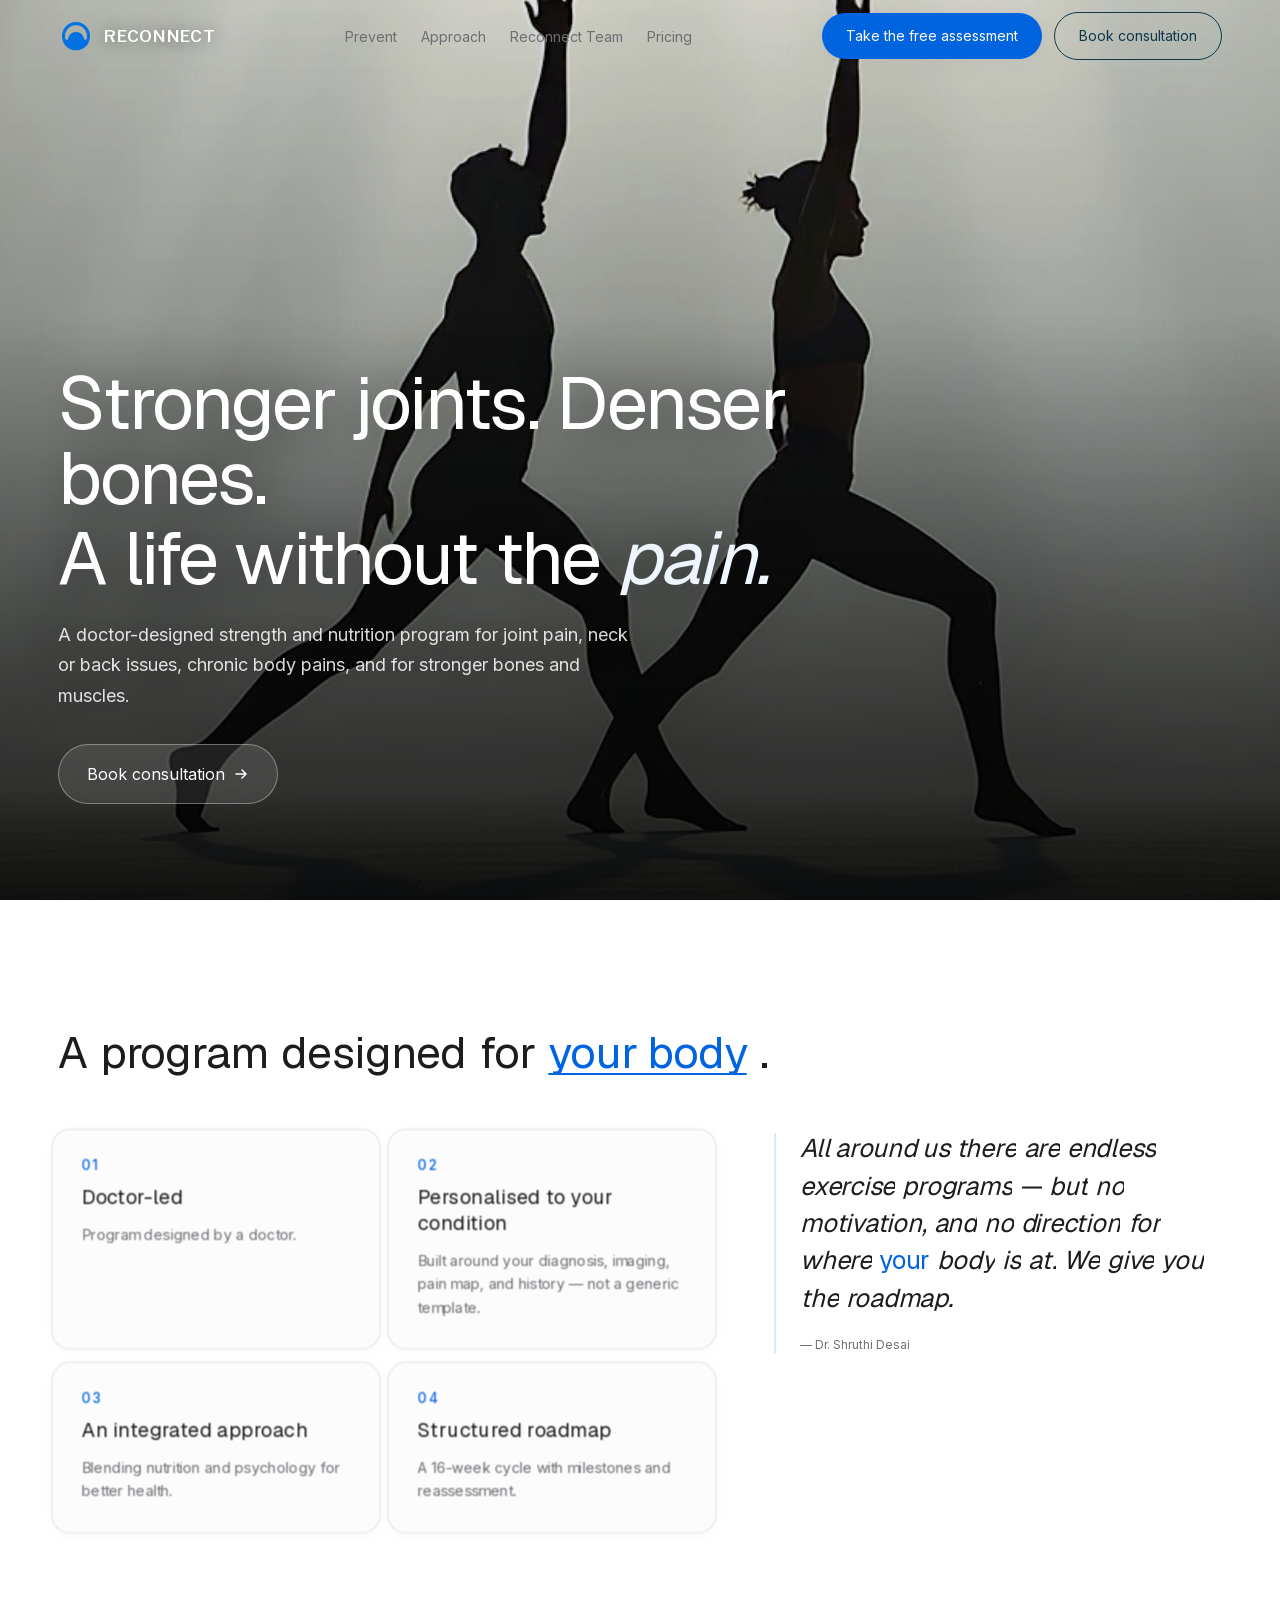
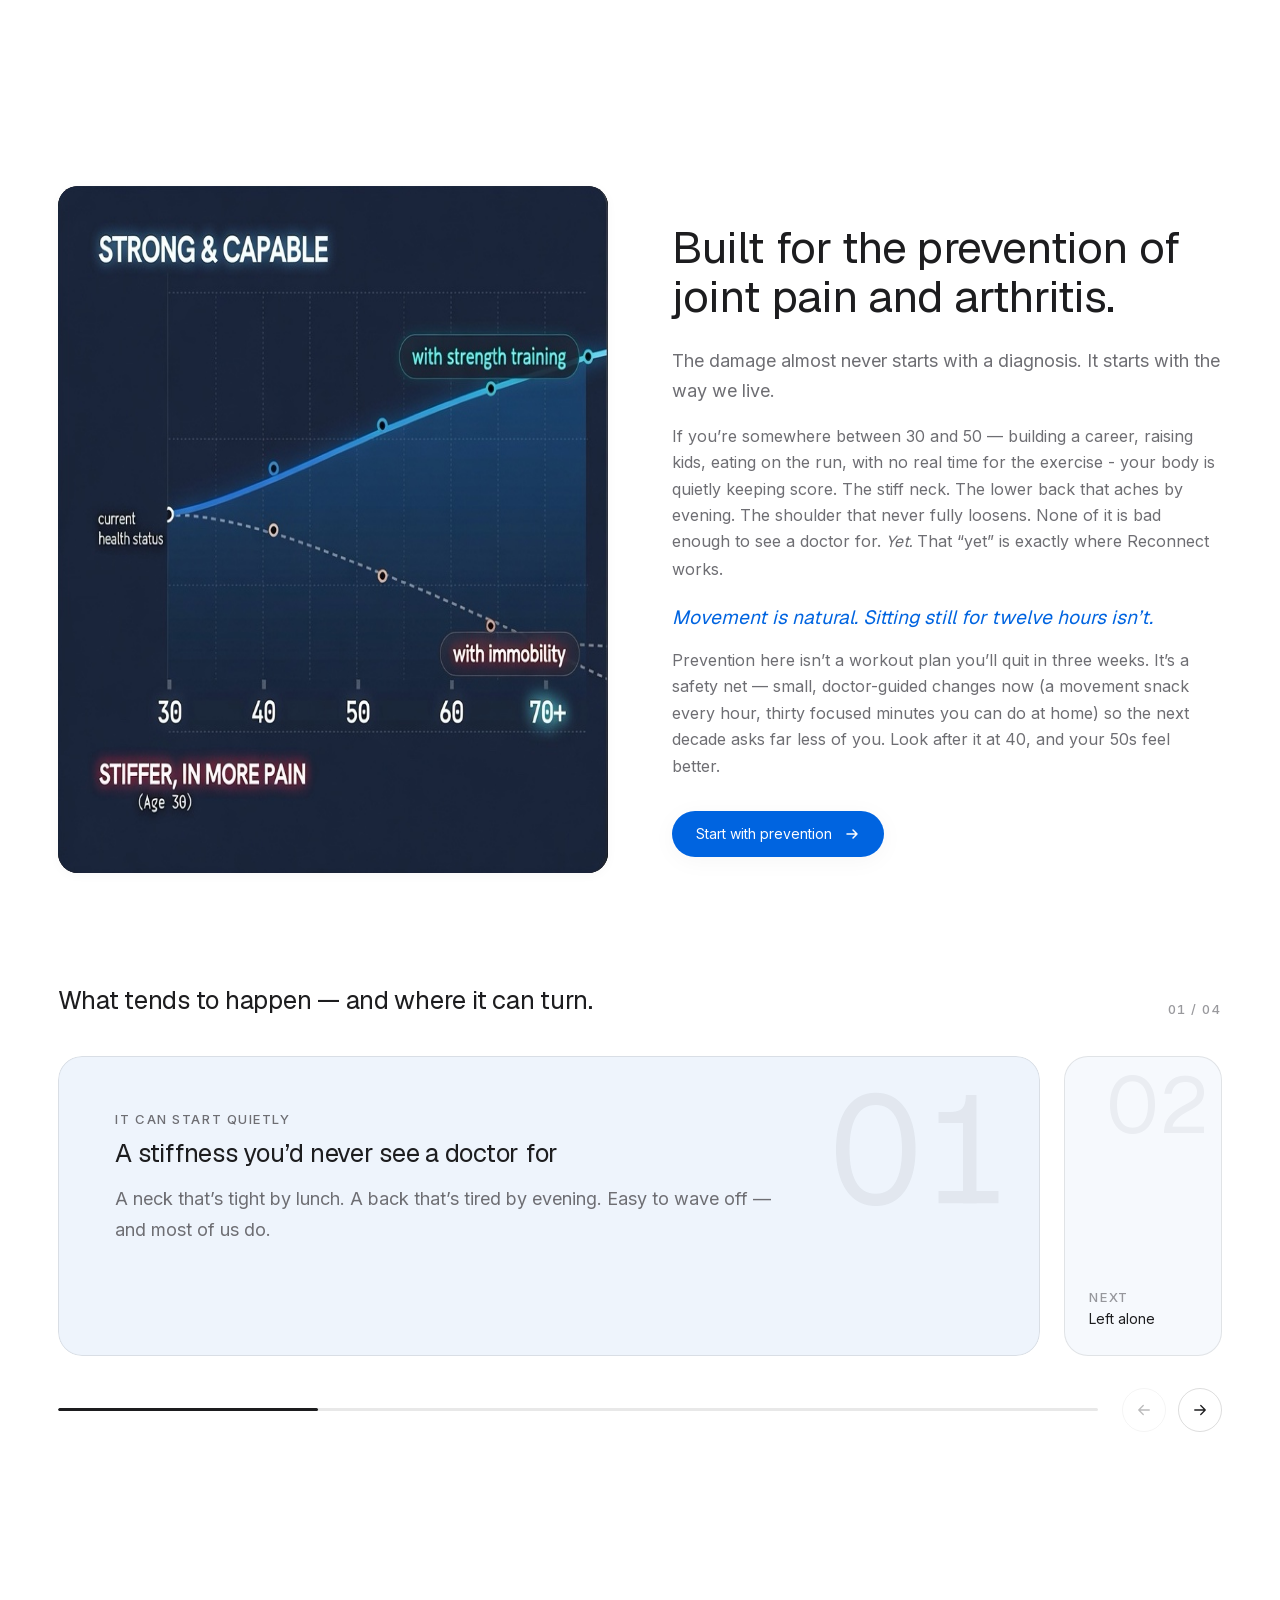
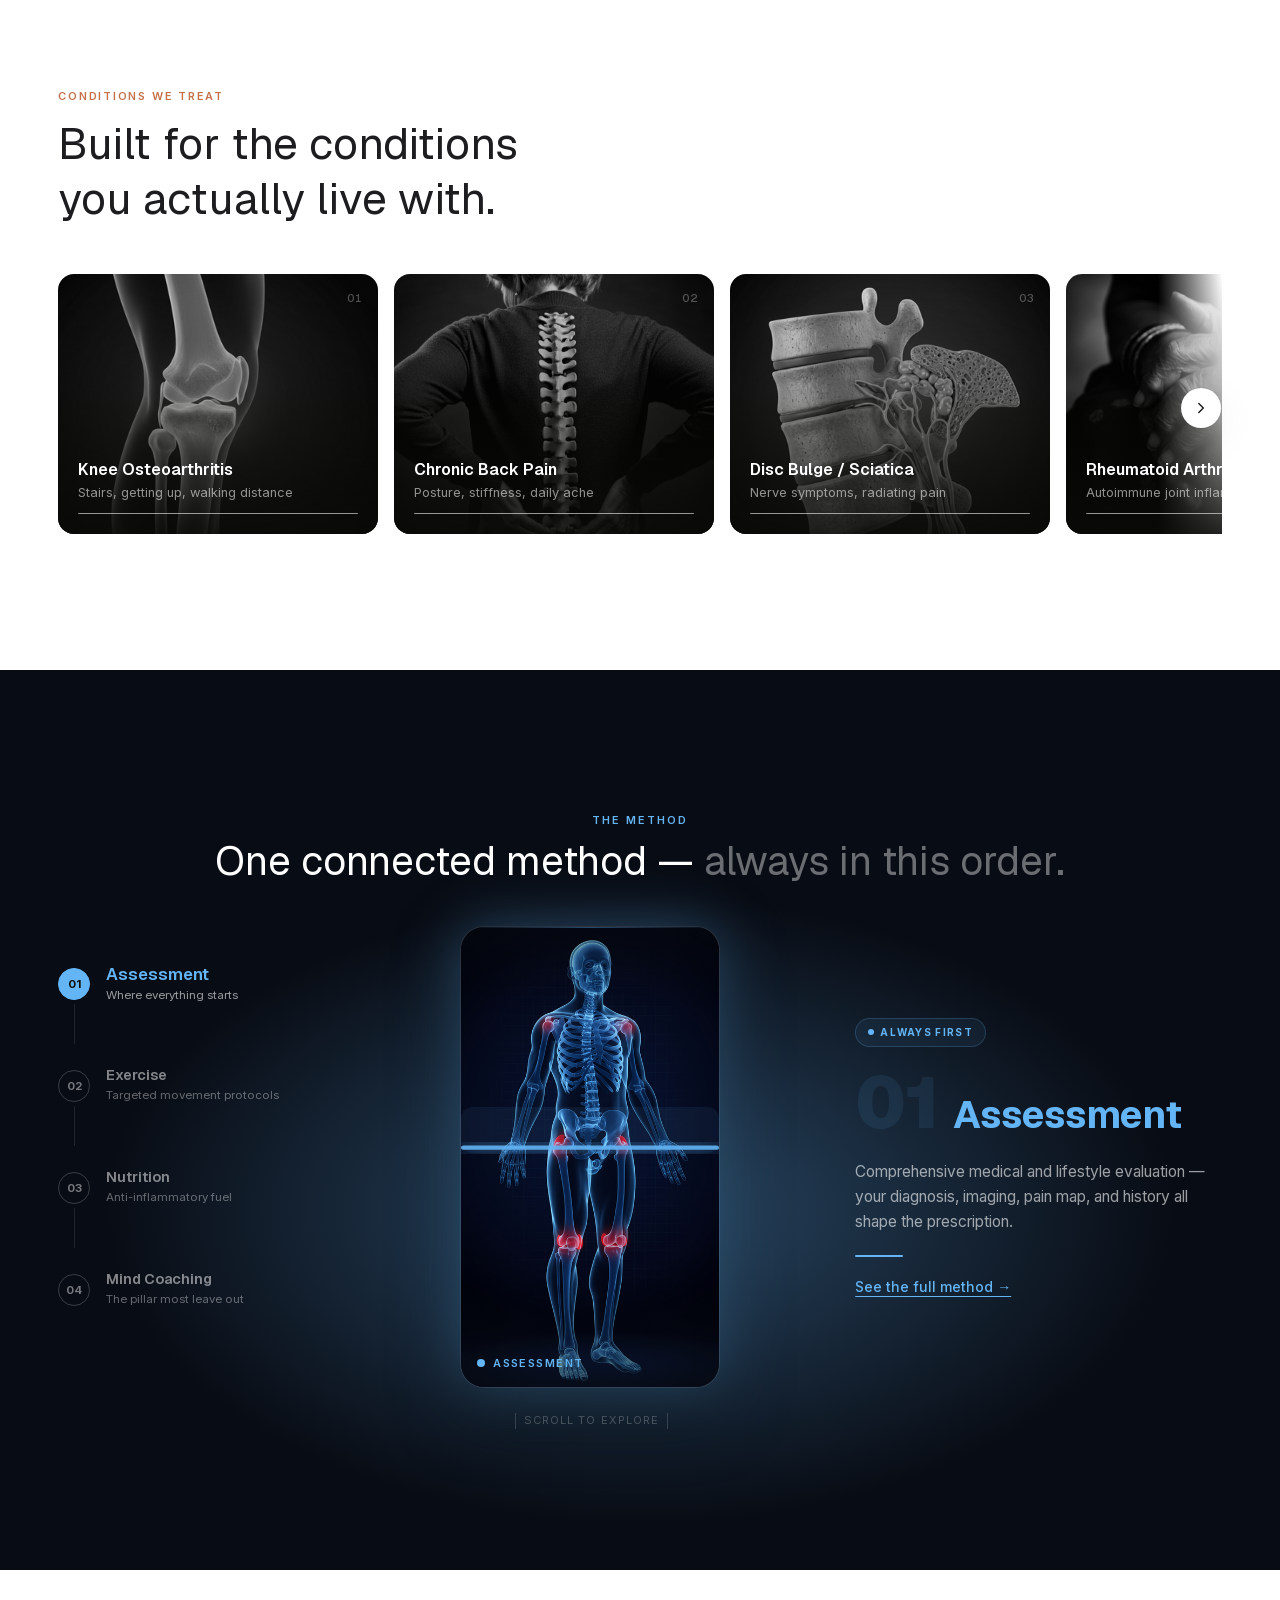
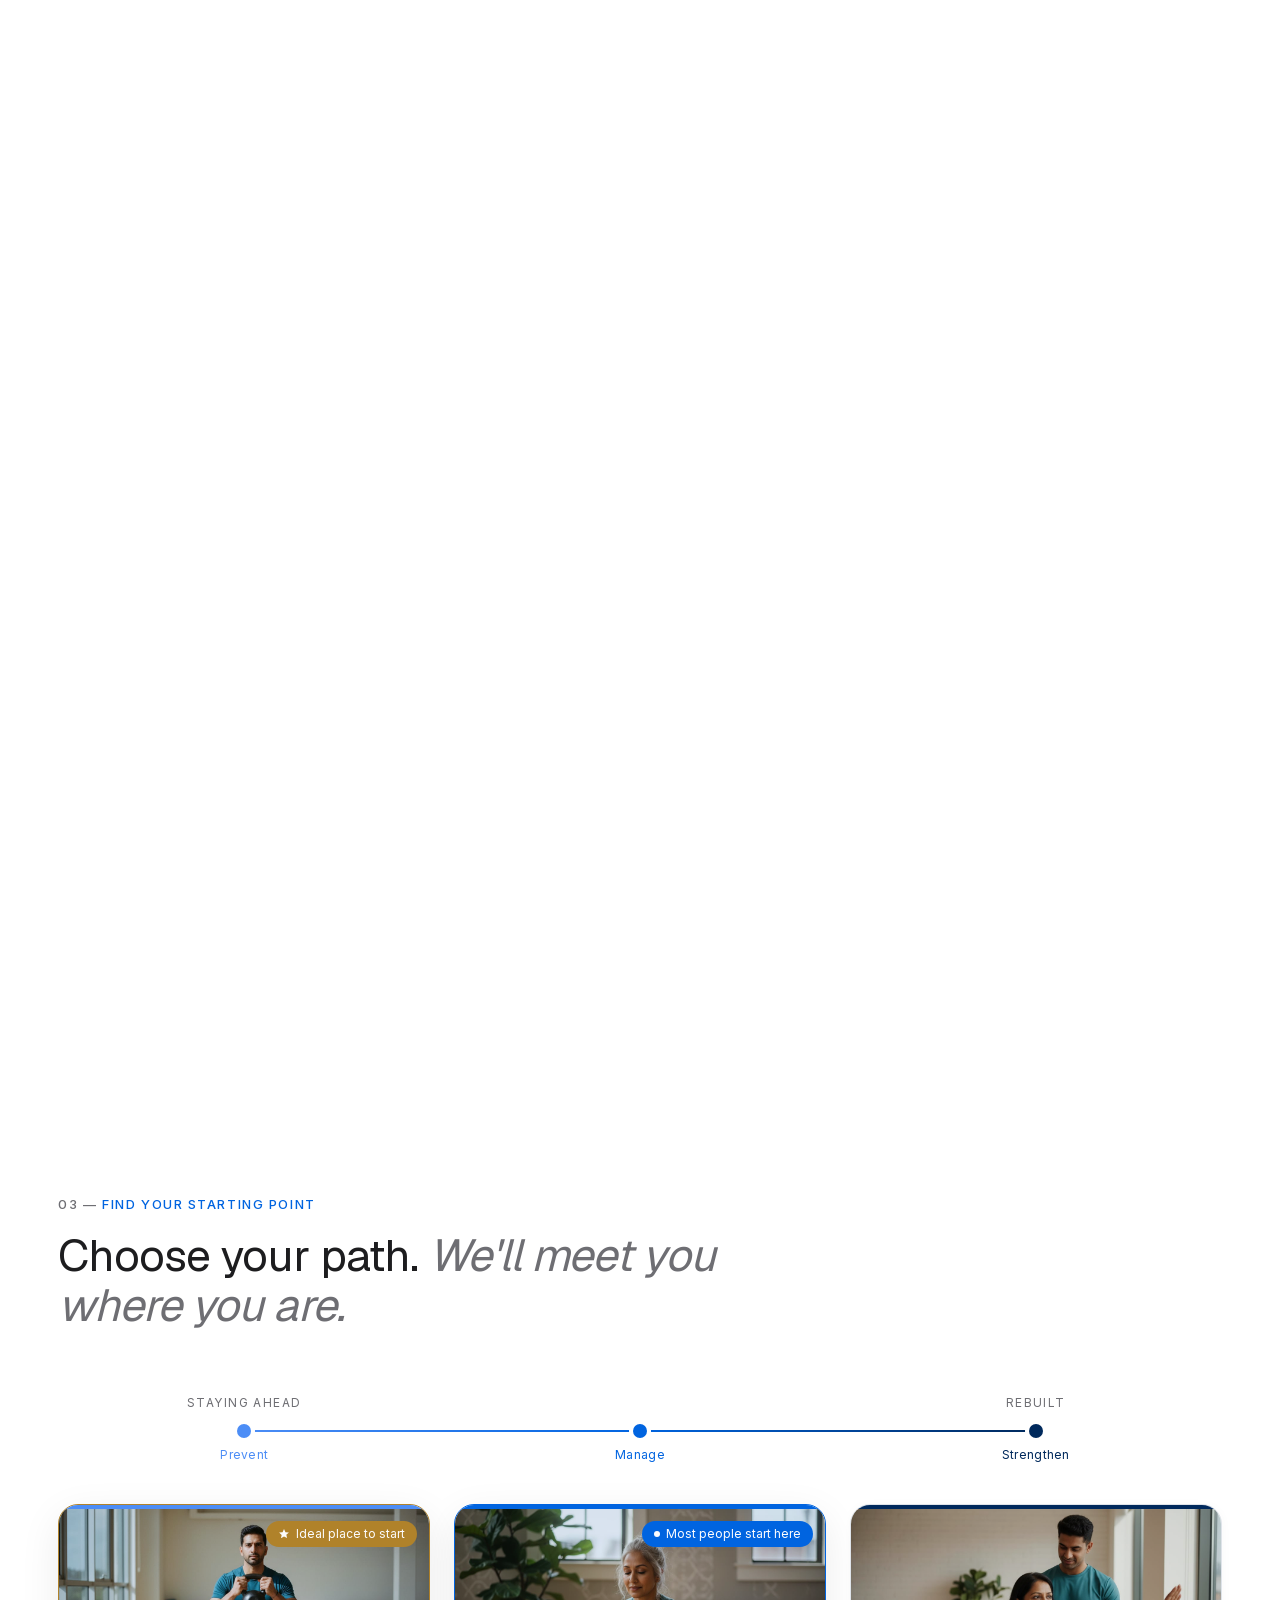
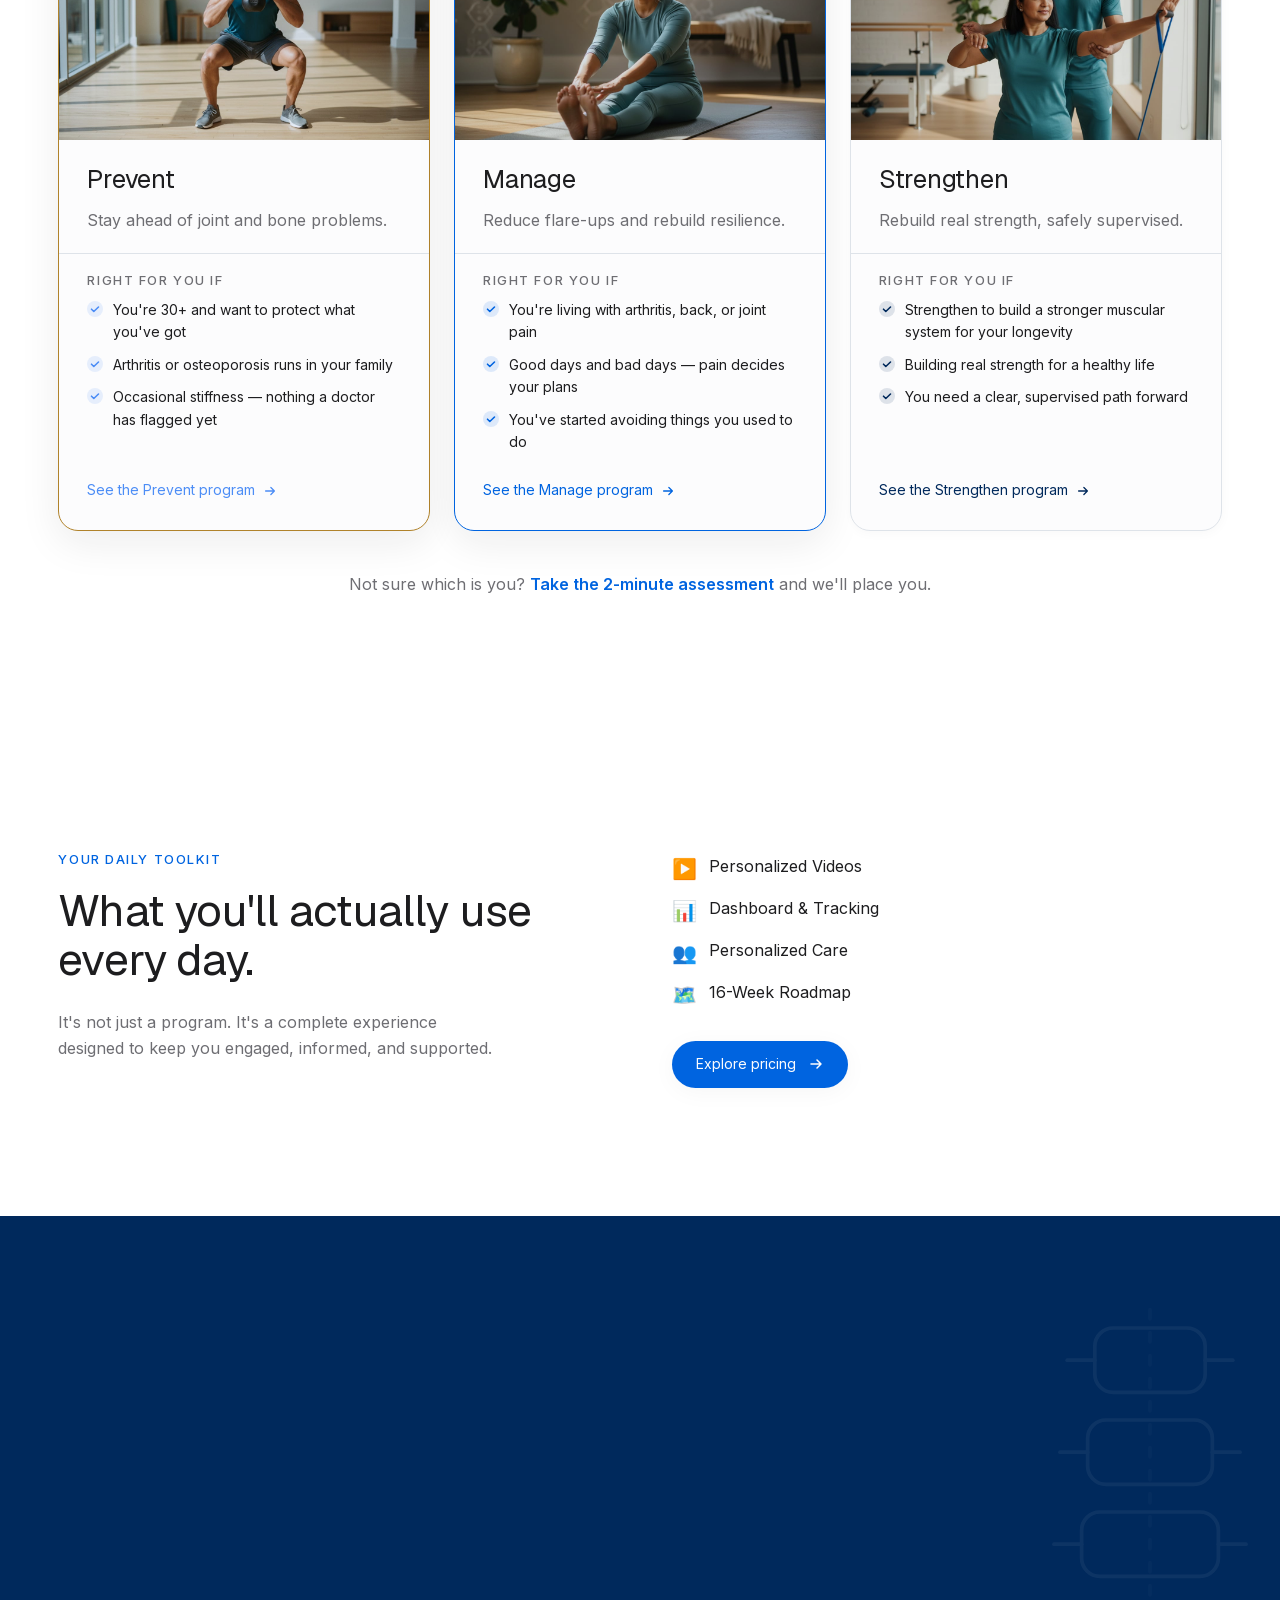
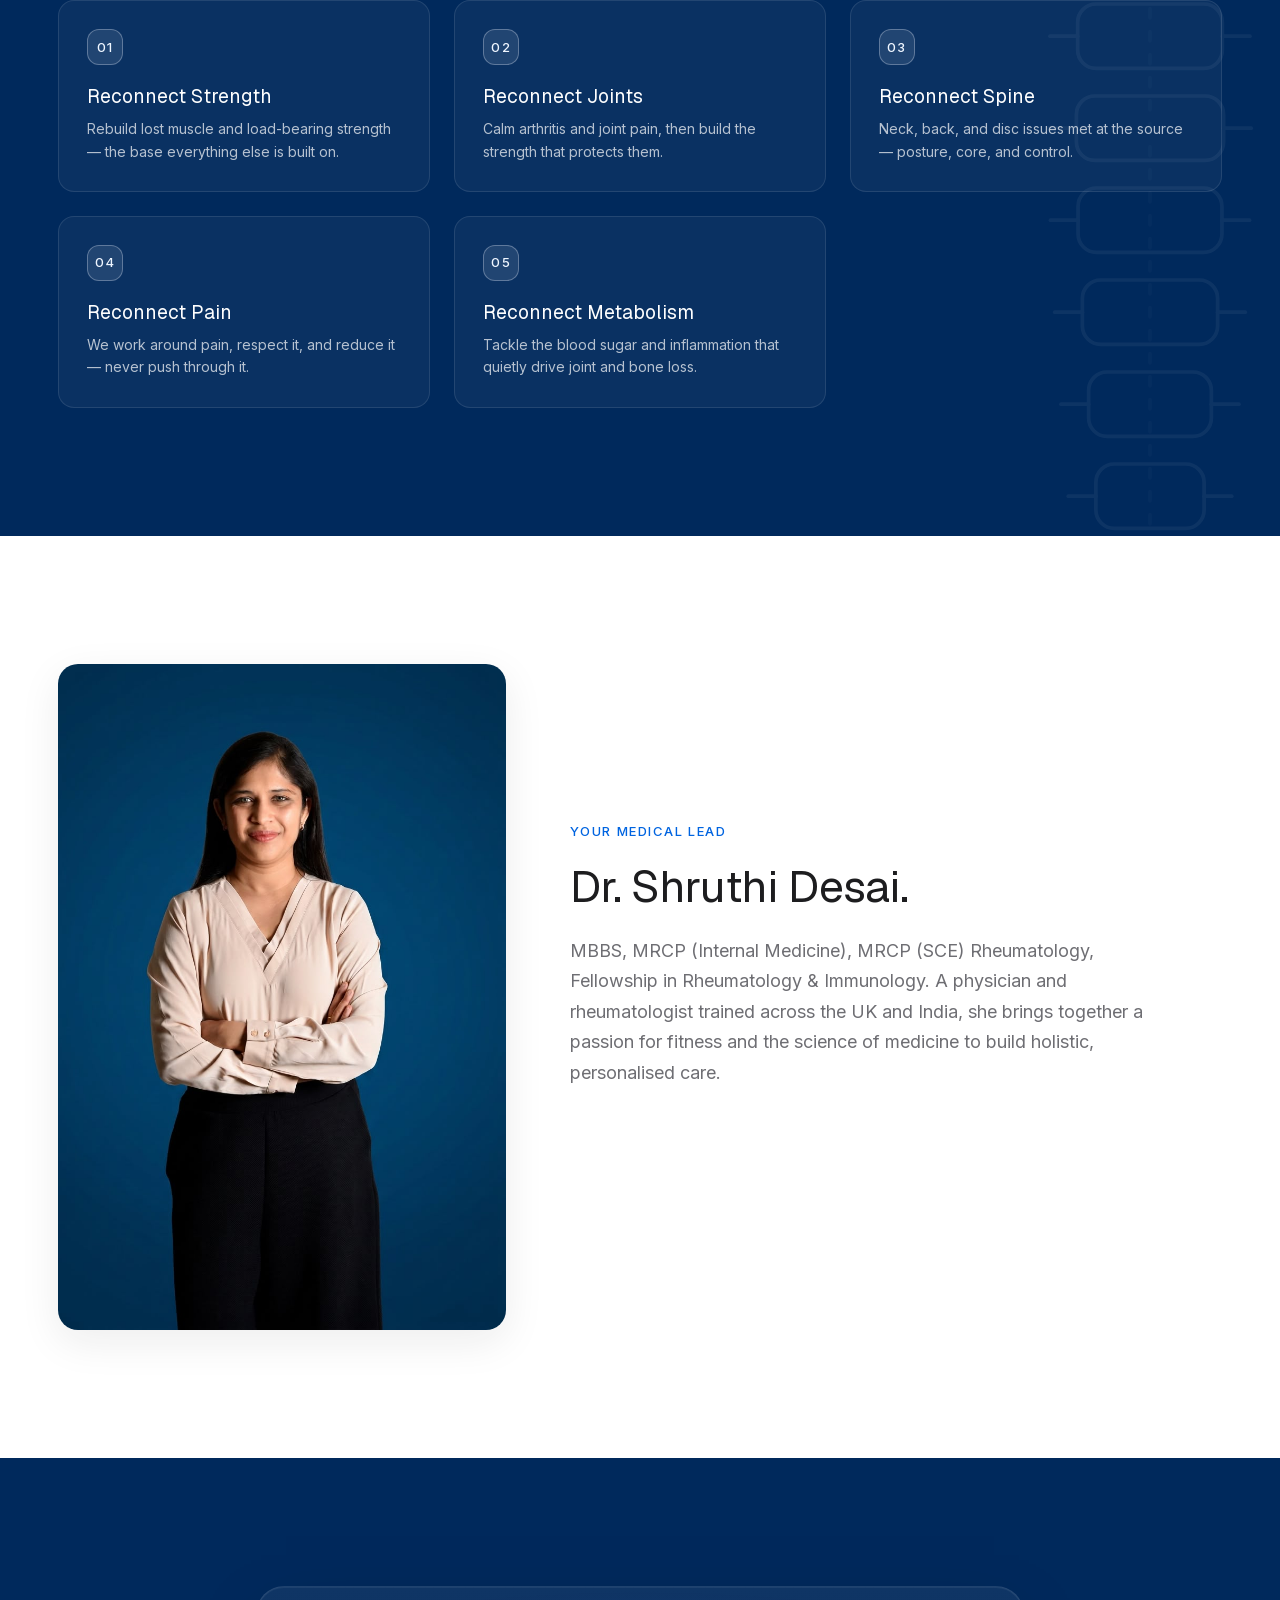
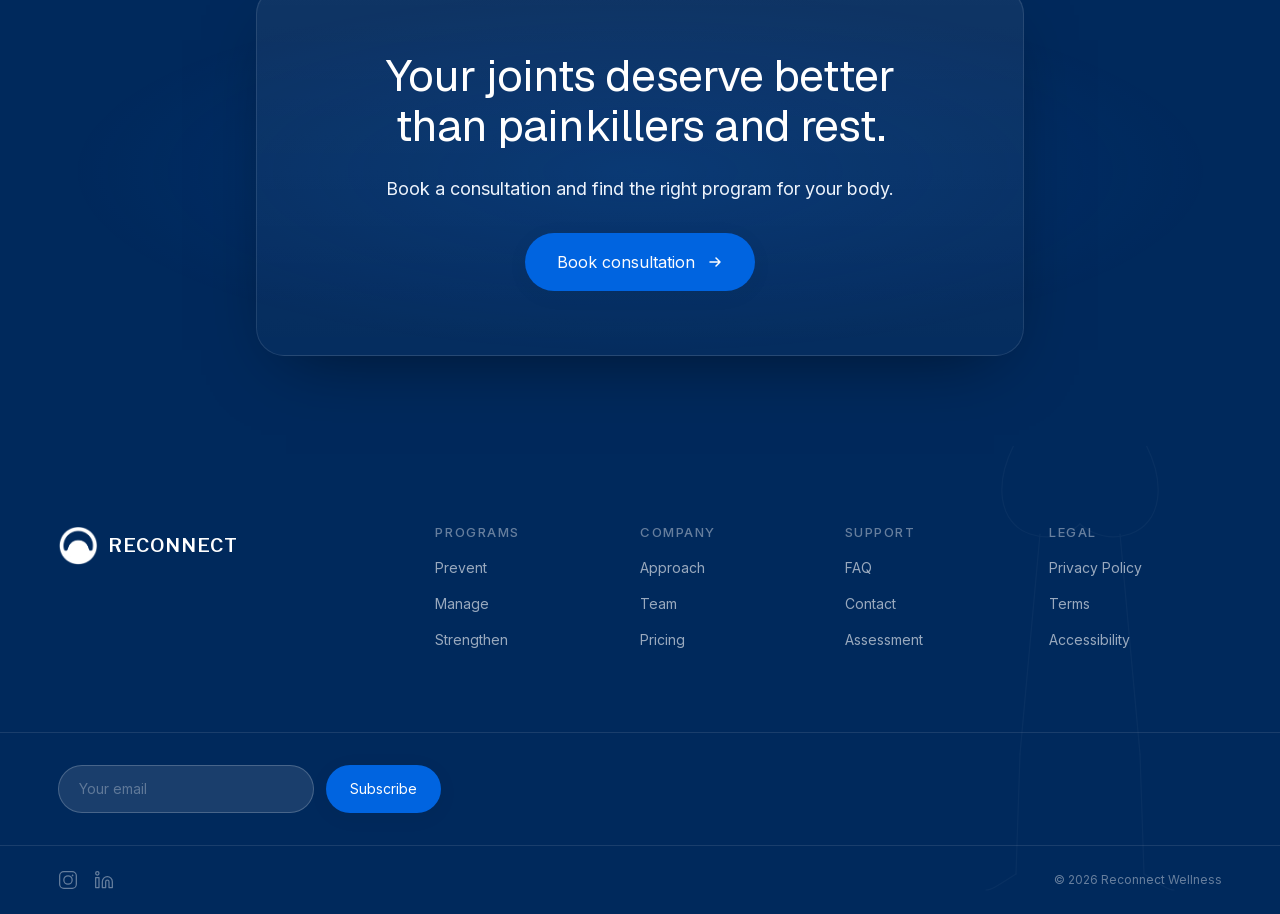
<file: index.html>
<!DOCTYPE html><html lang="en" data-scroll-behavior="smooth" class="geist_efde1a47-module__SZ3kUW__variable inter_7b064e0d-module__MOT0tq__variable libre_franklin_a0a97e02-module__CviBoG__variable"><head><meta charSet="utf-8"/><meta name="viewport" content="width=device-width, initial-scale=1"/><link rel="preload" href="/_next/static/media/83afe278b6a6bb3c-s.p.0q-301v4kxxnr.woff2" as="font" crossorigin="" type="font/woff2"/><link rel="preload" href="/_next/static/media/8a4bb24664ac8500-s.p.0yjesinu1g_v..woff2" as="font" crossorigin="" type="font/woff2"/><link rel="preload" href="/_next/static/media/caa3a2e1cccd8315-s.p.09~u27dqhyhd6.woff2" as="font" crossorigin="" type="font/woff2"/><link rel="preload" as="image" href="/brand/logo.png"/><link rel="preload" as="image" href="/brand/logo-white.png"/><link rel="stylesheet" href="/_next/static/chunks/0l0.y6ah8-_4v.css" data-precedence="next"/><link rel="preload" as="script" fetchPriority="low" href="/_next/static/chunks/05657rftlrwg~.js"/><script src="/_next/static/chunks/0pqt~8bl3ukh4.js" async=""></script><script src="/_next/static/chunks/13b.1zrnxoedg.js" async=""></script><script src="/_next/static/chunks/10u3y4bw1ayzs.js" async=""></script><script src="/_next/static/chunks/turbopack-0g6w~9edbofyu.js" async=""></script><script src="/_next/static/chunks/040r4yh74-d1~.js" async=""></script><script src="/_next/static/chunks/0wwa_gf35mus_.js" async=""></script><script src="/_next/static/chunks/0d3shmwh5_nmn.js" async=""></script><script src="/_next/static/chunks/003hu3ou~vori.js" async=""></script><script src="/_next/static/chunks/0f6fe1g.ab9-z.js" async=""></script><link rel="preload" href="https://fonts.googleapis.com/css2?family=Material+Symbols+Outlined:opsz,wght,FILL,GRAD@24,400,0,0" as="style"/><link rel="preconnect" href="https://fonts.gstatic.com" crossorigin="anonymous"/><link rel="preconnect" href="https://www.gstatic.com" crossorigin="anonymous"/><link rel="dns-prefetch" href="https://www.gstatic.com"/><meta name="next-size-adjust" content=""/><title>Reconnect Wellness | Joint Pain &amp; Arthritis Exercise Program</title><meta name="description" content="Doctor-designed strength &amp; nutrition program for joint pain, arthritis, and bone health. Personalized, evidence-backed exercises."/><meta name="keywords" content="arthritis exercise program,knee pain strength training,rheumatologist-led fitness India,osteoporosis exercise,back pain exercise,disc bulge exercise,joint pain treatment without surgery,strength training for arthritis,bone health program"/><meta name="robots" content="index, follow"/><link rel="canonical" href="https://reconnect.health/"/><meta property="og:title" content="Reconnect Wellness | Stronger Joints. Denser Bones."/><meta property="og:description" content="Doctor-designed strength &amp; nutrition program for joint pain, arthritis, and bone health. Personalized, evidence-backed."/><meta property="og:site_name" content="Reconnect Wellness"/><meta property="og:locale" content="en_IN"/><meta property="og:image" content="https://reconnect.health/og-image.jpg"/><meta property="og:image:width" content="1200"/><meta property="og:image:height" content="630"/><meta property="og:image:alt" content="Reconnect Wellness - Joint Pain &amp; Arthritis Exercise Program"/><meta property="og:type" content="website"/><meta name="twitter:card" content="summary_large_image"/><meta name="twitter:title" content="Reconnect Wellness | Joint Pain &amp; Arthritis Relief"/><meta name="twitter:description" content="Doctor-designed strength &amp; nutrition program for arthritis, joint pain, and bone health."/><meta name="twitter:image" content="https://reconnect.health/og-image.jpg"/><link rel="icon" href="/favicon.ico?favicon.0iaoohckw3pdw.ico" sizes="128x128" type="image/x-icon"/><link rel="icon" href="/icon.png?icon.0is9i~bjyypzn.png" sizes="256x256" type="image/png"/><script type="application/ld+json">{"@context":"https://schema.org","@type":"LocalBusiness","name":"Reconnect Wellness","description":"Doctor-designed strength and nutrition program for joint pain, arthritis, and bone health","url":"https://reconnect.health","image":"https://reconnect.health/og-image.jpg","areaServed":"IN","priceRange":"₹₹","serviceType":["Online Fitness Program","Nutrition Coaching"],"founder":{"@type":"Person","name":"Dr. Shruthi Desai","jobTitle":"Rheumatologist"},"offers":{"@type":"AggregateOffer","priceCurrency":"INR","description":"Personalized strength training and nutrition programs for arthritis, joint pain, and bone health"},"sameAs":["https://www.instagram.com/reconnectwellness","https://www.linkedin.com/company/reconnectwellness"]}</script><link rel="stylesheet" href="https://fonts.googleapis.com/css2?family=Material+Symbols+Outlined:opsz,wght,FILL,GRAD@24,400,0,0"/><script src="/_next/static/chunks/03~yq9q893hmn.js" noModule=""></script></head><body class="min-h-dvh flex flex-col bg-bone text-ink antialiased overflow-x-hidden"><div hidden=""><!--$--><!--/$--></div><header class="fixed top-0 left-0 right-0 z-50 transition-all duration-300 ease-[cubic-bezier(0.16,1,0.3,1)] bg-transparent border-b border-transparent" style="padding-top:env(safe-area-inset-top)"><nav class="container-site flex items-center justify-between h-16 md:h-[72px]"><a class="flex items-center gap-2.5 group shrink-0" aria-label="Reconnect home" href="/"><img src="/brand/logo.png" alt="" aria-hidden="true" class="h-9 w-9 object-contain"/><span class="text-[1.05rem] font-semibold tracking-[0.04em] leading-none transition-colors duration-300 text-bone drop-shadow-[0_1px_8px_rgba(0,0,0,0.45)]" style="font-family:var(--font-brand)">RECONNECT</span></a><ul class="hidden xl:flex items-center gap-6 2xl:gap-8"><li><a class="text-body-sm font-medium transition-colors duration-200 text-ink-soft hover:text-ink" href="/programs/prevent/">Prevent</a></li><li><a class="text-body-sm font-medium transition-colors duration-200 text-ink-soft hover:text-ink" href="/approach/">Approach</a></li><li><a class="text-body-sm font-medium transition-colors duration-200 text-ink-soft hover:text-ink" href="/reconnect-team/">Reconnect Team</a></li><li><a class="text-body-sm font-medium transition-colors duration-200 text-ink-soft hover:text-ink" href="/pricing/">Pricing</a></li></ul><div class="hidden xl:flex items-center gap-3 shrink-0"><a class="group inline-flex items-center justify-center gap-2 font-medium rounded-pill transition-all duration-300 ease-[cubic-bezier(0.16,1,0.3,1)] cursor-pointer select-none disabled:opacity-50 disabled:pointer-events-none bg-clay text-calcium hover:bg-clay-dark shadow-soft hover:shadow-lifted px-6 py-3 text-body-sm whitespace-nowrap" href="/assessment/">Take the free assessment</a><a class="group inline-flex items-center justify-center gap-2 font-medium rounded-pill transition-all duration-300 ease-[cubic-bezier(0.16,1,0.3,1)] cursor-pointer select-none disabled:opacity-50 disabled:pointer-events-none border border-sage text-sage hover:bg-sage/5 px-6 py-3 text-body-sm whitespace-nowrap" href="/contact/">Book consultation</a></div><button class="xl:hidden flex flex-col justify-center items-center gap-[5px] w-10 h-10 -mr-2" aria-label="Open menu" aria-expanded="false" style="filter:drop-shadow(0 1px 2px rgba(0,0,0,0.55))"><span class="block h-[2px] w-6 transition-all duration-400 ease-[cubic-bezier(0.16,1,0.3,1)] bg-bone origin-center "></span><span class="block h-[2px] w-6 transition-all duration-400 ease-[cubic-bezier(0.16,1,0.3,1)] bg-bone "></span><span class="block h-[2px] w-6 transition-all duration-400 ease-[cubic-bezier(0.16,1,0.3,1)] bg-bone origin-center "></span></button></nav></header><main class="flex-1"><section class="relative min-h-[86svh] md:min-h-[100svh] overflow-hidden bg-sage-deep flex flex-col justify-end pt-24 md:pt-0"><div class="absolute inset-0"><video src="/hero-loop.mp4" poster="/hero-poster.jpg" autoPlay="" muted="" loop="" playsInline="" preload="metadata" aria-hidden="true" class="hero-video absolute inset-0 w-full h-full object-cover"></video><div class="absolute inset-0 pointer-events-none" style="background:linear-gradient(180deg, rgba(0,0,0,0) 0%, rgba(0,0,0,0.10) 35%, rgba(0,0,0,0.55) 70%, rgba(0,0,0,0.85) 100%)" aria-hidden="true"></div><div class="absolute inset-0 pointer-events-none mix-blend-multiply" style="background:linear-gradient(180deg, rgba(0,41,92,0.12) 0%, rgba(0,41,92,0.25) 100%)" aria-hidden="true"></div></div><div class="relative z-10 w-full"><div class="container-site pb-12 md:pb-20 lg:pb-24"><div class="max-w-3xl"><h1 class="font-display text-bone leading-[1.02] tracking-[-0.025em] drop-shadow-[0_2px_24px_rgba(0,0,0,0.5)]" style="font-size:clamp(2.4rem, 5.8vw, 5.5rem)"><span class="block"><span class="inline-block"><div class="" style="opacity:0;filter:blur(4px);transform:translateY(24px)"><span>Stronger joints. Denser bones.</span></div></span></span><span class="block mt-1"><span class="inline-block"><div class="" style="opacity:0;filter:blur(4px);transform:translateY(24px)"><span>A life without the<!-- --> <em class="serif-italic text-clay-soft not-italic">pain.</em></span></div></span></span></h1><div class="" style="opacity:0;filter:blur(4px);transform:translateY(24px)"><p class="text-body-lg text-bone/85 mt-6 max-w-xl drop-shadow-[0_2px_12px_rgba(0,0,0,0.5)]">A doctor-designed strength and nutrition program for joint pain, neck or back issues, chronic body pains, and for stronger bones and muscles.</p></div><div class="" style="opacity:0;filter:blur(4px);transform:translateY(24px)"><div class="mt-8 flex flex-wrap items-center gap-3"><a class="group inline-flex items-center gap-2 px-7 py-4 rounded-pill bg-bone/10 backdrop-blur-md border border-bone/35 text-bone font-medium text-body hover:bg-bone/20 hover:border-bone/60 transition-all duration-300 ease-[cubic-bezier(0.16,1,0.3,1)]" href="/contact/">Book consultation<svg width="16" height="16" viewBox="0 0 16 16" fill="none" aria-hidden="true" class="transition-transform duration-300 group-hover:translate-x-1"><path d="M3 8h10m0 0L9 4m4 4L9 12" stroke="currentColor" stroke-width="1.5" stroke-linecap="round" stroke-linejoin="round"></path></svg></a></div></div></div></div></div></section><section class="section-py bg-bone "><div class="container-site"><div><div class="mb-14 max-w-4xl"><p class="text-h2 font-display text-ink flex flex-wrap items-baseline"><span class="inline-block overflow-hidden mr-[0.28em]"><span class="inline-block" style="opacity:0;transform:translateY(110%)">A</span></span><span class="inline-block overflow-hidden mr-[0.28em]"><span class="inline-block" style="opacity:0;transform:translateY(110%)">program</span></span><span class="inline-block overflow-hidden mr-[0.28em]"><span class="inline-block" style="opacity:0;transform:translateY(110%)">designed</span></span><span class="inline-block overflow-hidden mr-[0.28em]"><span class="inline-block" style="opacity:0;transform:translateY(110%)">for</span></span><span class="relative inline-block overflow-visible mr-[0.28em]"><span class="inline-block text-clay" style="opacity:0;transform:translateY(110%)">your body</span><span aria-hidden="true" class="absolute bottom-[2px] left-0 h-[2px] bg-clay rounded-full" style="width:100%;transform:scaleX(0);transform-origin:0% 50% 0"></span></span><span class="inline-block overflow-hidden mr-[0.28em]"><span class="inline-block" style="opacity:0;transform:translateY(110%)">.</span></span></p></div><div class="grid grid-cols-1 lg:grid-cols-12 gap-10 lg:gap-16 items-start"><div class="lg:col-span-7 grid grid-cols-1 sm:grid-cols-2 gap-5"><div class="h-full" style="opacity:0;transform:translateX(-28px)"><div class="relative h-full" style="transform-style:preserve-3d;transform:perspective(1000px)"><div style="transform:translateZ(40px);transform-style:preserve-3d" class="h-full"><div class="bg-calcium rounded-card shadow-card hairline p-7 hover-lift glow-card bg-calcium flex flex-col gap-3 h-full"><span class="text-eyebrow text-clay" style="opacity:0;transform:scale(0.4)">0<!-- -->1</span><h3 class="text-h4 font-display text-ink">Doctor-led</h3><p class="text-body-sm text-ink-soft">Program designed by a doctor.</p></div></div><div aria-hidden="true" class="pointer-events-none absolute inset-0 rounded-[inherit] transition-opacity duration-300" style="opacity:0;background:radial-gradient(circle at 50% 50%, rgba(0,100,224,0.18), transparent 55%);transform:translateZ(60px)"></div></div></div><div class="h-full" style="opacity:0;transform:translateX(-28px)"><div class="relative h-full" style="transform-style:preserve-3d;transform:perspective(1000px)"><div style="transform:translateZ(40px);transform-style:preserve-3d" class="h-full"><div class="bg-calcium rounded-card shadow-card hairline p-7 hover-lift glow-card bg-calcium flex flex-col gap-3 h-full"><span class="text-eyebrow text-clay" style="opacity:0;transform:scale(0.4)">0<!-- -->2</span><h3 class="text-h4 font-display text-ink">Personalised to your condition</h3><p class="text-body-sm text-ink-soft">Built around your diagnosis, imaging, pain map, and history — not a generic template.</p></div></div><div aria-hidden="true" class="pointer-events-none absolute inset-0 rounded-[inherit] transition-opacity duration-300" style="opacity:0;background:radial-gradient(circle at 50% 50%, rgba(0,100,224,0.18), transparent 55%);transform:translateZ(60px)"></div></div></div><div class="h-full" style="opacity:0;transform:translateX(-28px)"><div class="relative h-full" style="transform-style:preserve-3d;transform:perspective(1000px)"><div style="transform:translateZ(40px);transform-style:preserve-3d" class="h-full"><div class="bg-calcium rounded-card shadow-card hairline p-7 hover-lift glow-card bg-calcium flex flex-col gap-3 h-full"><span class="text-eyebrow text-clay" style="opacity:0;transform:scale(0.4)">0<!-- -->3</span><h3 class="text-h4 font-display text-ink">An integrated approach</h3><p class="text-body-sm text-ink-soft">Blending nutrition and psychology for better health.</p></div></div><div aria-hidden="true" class="pointer-events-none absolute inset-0 rounded-[inherit] transition-opacity duration-300" style="opacity:0;background:radial-gradient(circle at 50% 50%, rgba(0,100,224,0.18), transparent 55%);transform:translateZ(60px)"></div></div></div><div class="h-full" style="opacity:0;transform:translateX(-28px)"><div class="relative h-full" style="transform-style:preserve-3d;transform:perspective(1000px)"><div style="transform:translateZ(40px);transform-style:preserve-3d" class="h-full"><div class="bg-calcium rounded-card shadow-card hairline p-7 hover-lift glow-card bg-calcium flex flex-col gap-3 h-full"><span class="text-eyebrow text-clay" style="opacity:0;transform:scale(0.4)">0<!-- -->4</span><h3 class="text-h4 font-display text-ink">Structured roadmap</h3><p class="text-body-sm text-ink-soft">A 16-week cycle with milestones and reassessment.</p></div></div><div aria-hidden="true" class="pointer-events-none absolute inset-0 rounded-[inherit] transition-opacity duration-300" style="opacity:0;background:radial-gradient(circle at 50% 50%, rgba(0,100,224,0.18), transparent 55%);transform:translateZ(60px)"></div></div></div></div><div class="lg:col-span-5"><blockquote class="flex gap-6"><div class="relative w-[2px] flex-shrink-0 self-stretch bg-clay/15 rounded-full"><span aria-hidden="true" class="absolute inset-x-0 top-0 bg-clay rounded-full" style="transform:scaleY(0);transform-origin:50% 0% 0"></span></div><div><p class="serif-italic text-h3 text-ink leading-snug"><span class="inline-block overflow-hidden mr-[0.28em]"><span class="inline-block" style="opacity:0;transform:translateY(110%)">All around us there</span></span><span class="inline-block overflow-hidden mr-[0.28em]"><span class="inline-block" style="opacity:0;transform:translateY(110%)">are</span></span><span class="inline-block overflow-hidden mr-[0.28em]"><span class="inline-block" style="opacity:0;transform:translateY(110%)">endless</span></span><span class="inline-block overflow-hidden mr-[0.28em]"><span class="inline-block" style="opacity:0;transform:translateY(110%)">exercise</span></span><span class="inline-block overflow-hidden mr-[0.28em]"><span class="inline-block" style="opacity:0;transform:translateY(110%)">programs</span></span><span class="inline-block overflow-hidden mr-[0.28em]"><span class="inline-block" style="opacity:0;transform:translateY(110%)">—</span></span><span class="inline-block overflow-hidden mr-[0.28em]"><span class="inline-block" style="opacity:0;transform:translateY(110%)">but</span></span><span class="inline-block overflow-hidden mr-[0.28em]"><span class="inline-block" style="opacity:0;transform:translateY(110%)">no</span></span><span class="inline-block overflow-hidden mr-[0.28em]"><span class="inline-block" style="opacity:0;transform:translateY(110%)">motivation,</span></span><span class="inline-block overflow-hidden mr-[0.28em]"><span class="inline-block" style="opacity:0;transform:translateY(110%)">and</span></span><span class="inline-block overflow-hidden mr-[0.28em]"><span class="inline-block" style="opacity:0;transform:translateY(110%)">no</span></span><span class="inline-block overflow-hidden mr-[0.28em]"><span class="inline-block" style="opacity:0;transform:translateY(110%)">direction</span></span><span class="inline-block overflow-hidden mr-[0.28em]"><span class="inline-block" style="opacity:0;transform:translateY(110%)">for</span></span><span class="inline-block overflow-hidden mr-[0.28em]"><span class="inline-block" style="opacity:0;transform:translateY(110%)">where</span></span><span class="inline-block overflow-hidden mr-[0.28em]"><em class="not-italic font-display text-clay inline-block" style="opacity:0;transform:translateY(110%)">your</em></span><span class="inline-block overflow-hidden mr-[0.28em]"><span class="inline-block" style="opacity:0;transform:translateY(110%)">body</span></span><span class="inline-block overflow-hidden mr-[0.28em]"><span class="inline-block" style="opacity:0;transform:translateY(110%)">is</span></span><span class="inline-block overflow-hidden mr-[0.28em]"><span class="inline-block" style="opacity:0;transform:translateY(110%)">at.</span></span><span class="inline-block overflow-hidden mr-[0.28em]"><span class="inline-block" style="opacity:0;transform:translateY(110%)">We</span></span><span class="inline-block overflow-hidden mr-[0.28em]"><span class="inline-block" style="opacity:0;transform:translateY(110%)">give</span></span><span class="inline-block overflow-hidden mr-[0.28em]"><span class="inline-block" style="opacity:0;transform:translateY(110%)">you</span></span><span class="inline-block overflow-hidden mr-[0.28em]"><span class="inline-block" style="opacity:0;transform:translateY(110%)">the</span></span><span class="inline-block overflow-hidden mr-[0.28em]"><span class="inline-block" style="opacity:0;transform:translateY(110%)">roadmap.</span></span></p><footer class="text-caption text-ink-soft mt-4" style="opacity:0">— Dr. Shruthi Desai</footer></div></blockquote></div></div></div></div></section><section class="section-py bg-bone "><div class="container-site"><div class="grid grid-cols-1 lg:grid-cols-12 gap-10 lg:gap-16 items-start"><div class="lg:col-span-6 lg:sticky lg:top-24"><div class="" style="opacity:0;filter:blur(4px);transform:translateY(24px)"><figure class="relative rounded-[20px] overflow-hidden shadow-card aspect-[4/5] bg-black"><img src="/prevention-divergence-v2.jpg" alt="From age 30, two paths diverge: with strength training, joint mobility and comfort hold and rise to strong and capable; with immobility they decline to stiffer and in more pain." class="w-full h-full object-fill" loading="lazy"/></figure></div></div><div class="lg:col-span-6"><div class="" style="opacity:0;filter:blur(4px);transform:translateY(24px)"><p class="text-eyebrow text-clay">Built for prevention</p></div><div class="" style="opacity:0;filter:blur(4px);transform:translateY(24px)"><h2 class="text-h2 font-display text-ink mt-6">Built for the prevention of joint pain and arthritis.</h2></div><div class="" style="opacity:0;filter:blur(4px);transform:translateY(24px)"><p class="text-body-lg text-ink-soft mt-6 max-w-xl">The damage almost never starts with a diagnosis. It starts with the way we live.</p></div><div class="" style="opacity:0;filter:blur(4px);transform:translateY(24px)"><p class="text-body text-ink-soft mt-4 max-w-xl">If you’re somewhere between 30 and 50 — building a career, raising kids, eating on the run, with no real time for the exercise - your body is quietly keeping score. The stiff neck. The lower back that aches by evening. The shoulder that never fully loosens. None of it is bad enough to see a doctor for. <em class="serif-italic">Yet.</em> That “yet” is exactly where Reconnect works.</p></div><div class="" style="opacity:0;filter:blur(4px);transform:translateY(24px)"><p class="serif-italic text-h4 text-clay mt-6 max-w-xl">Movement is natural. Sitting still for twelve hours isn’t.</p></div><div class="" style="opacity:0;filter:blur(4px);transform:translateY(24px)"><p class="text-body text-ink-soft mt-4 max-w-xl">Prevention here isn’t a workout plan you’ll quit in three weeks. It’s a safety net — small, doctor-guided changes now (a movement snack every hour, thirty focused minutes you can do at home) so the next decade asks far less of you. Look after it at 40, and your 50s feel better.</p></div><div class="" style="opacity:0;filter:blur(4px);transform:translateY(24px)"><div class="mt-8 flex flex-wrap items-center gap-3"><a class="group inline-flex items-center justify-center gap-2 font-medium rounded-pill transition-all duration-300 ease-[cubic-bezier(0.16,1,0.3,1)] cursor-pointer select-none disabled:opacity-50 disabled:pointer-events-none bg-clay text-calcium hover:bg-clay-dark shadow-soft hover:shadow-lifted px-6 py-3 text-body-sm " href="/programs/prevent/">Start with prevention<svg width="16" height="16" viewBox="0 0 16 16" fill="none" class="ml-1 transition-transform duration-300 group-hover:translate-x-1" aria-hidden="true"><path d="M3 8h10m0 0L9 4m4 4L9 12" stroke="currentColor" stroke-width="1.5" stroke-linecap="round" stroke-linejoin="round"></path></svg></a></div></div></div></div><section aria-roledescription="carousel" aria-label="What tends to happen if joint strain is ignored" class="mt-20 lg:mt-28" tabindex="-1"><div class="flex flex-wrap items-end justify-between gap-x-8 gap-y-4 mb-10"><h3 class="font-display text-h3 text-ink max-w-xl leading-tight">What tends to happen — and where it can turn.</h3><span class="text-eyebrow text-ink-soft/70 tabular-nums shrink-0">01<!-- --> / <!-- -->04</span></div><div class="relative"><div class="grid grid-cols-1 gap-6 items-stretch lg:grid-cols-[minmax(0,1fr)_minmax(0,0.16fr)]"><div class="relative overflow-hidden rounded-[24px]"><article class="relative rounded-[24px] border p-8 sm:p-12 lg:p-14 min-h-[300px] flex flex-col justify-between cursor-grab active:cursor-grabbing border-ink/10 bg-bone-deep" draggable="false" style="opacity:0;transform:translateX(48px);-webkit-touch-callout:none;-webkit-user-select:none;user-select:none;touch-action:pan-y"><span aria-hidden="true" class="pointer-events-none select-none absolute top-4 right-6 font-display leading-none tabular-nums text-ink/[0.06]" style="font-size:clamp(5rem, 12vw, 11rem)">01</span><div class="relative"><p class="text-eyebrow text-ink-soft">It can start quietly</p><h4 class="font-display text-h3 mt-3 max-w-2xl text-ink">A stiffness you’d never see a doctor for</h4><p class="text-body-lg text-ink-soft mt-4 max-w-2xl">A neck that’s tight by lunch. A back that’s tired by evening. Easy to wave off — and most of us do.</p></div></article></div><button type="button" aria-label="Next: Left alone" class="hidden lg:flex relative overflow-hidden rounded-[24px] border text-left p-6 flex-col justify-end transition-colors group border-ink/10 bg-bone-deep/50 hover:bg-bone-deep"><span aria-hidden="true" class="pointer-events-none select-none absolute top-2 right-3 font-display leading-none text-ink/[0.05]" style="font-size:5rem">02</span><span class="text-eyebrow text-ink-soft/70 group-hover:text-ink-soft transition-colors">Next</span><span class="text-body-sm text-ink mt-1 leading-snug">Left alone</span></button></div></div><div class="flex items-center gap-6 mt-8"><div class="relative flex-1 h-[3px] rounded-full bg-ink/10 overflow-hidden"><div class="absolute inset-y-0 left-0 rounded-full bg-ink"></div></div><div class="flex items-center gap-3 shrink-0"><button type="button" disabled="" aria-label="Previous stage" class="w-11 h-11 rounded-full border border-ink/15 flex items-center justify-center text-ink hover:border-ink/40 hover:bg-ink/[0.03] transition-colors disabled:opacity-30 disabled:pointer-events-none"><svg width="18" height="18" viewBox="0 0 24 24" fill="none" stroke="currentColor" stroke-width="1.75" stroke-linecap="round" stroke-linejoin="round" aria-hidden="true" class="rotate-180"><path d="M5 12h14M13 6l6 6-6 6"></path></svg></button><button type="button" aria-label="Next stage" class="w-11 h-11 rounded-full border border-ink/15 flex items-center justify-center text-ink hover:border-ink/40 hover:bg-ink/[0.03] transition-colors disabled:opacity-30 disabled:pointer-events-none"><svg width="18" height="18" viewBox="0 0 24 24" fill="none" stroke="currentColor" stroke-width="1.75" stroke-linecap="round" stroke-linejoin="round" aria-hidden="true" class=""><path d="M5 12h14M13 6l6 6-6 6"></path></svg></button></div></div><p class="sr-only" aria-live="polite">Stage <!-- -->1<!-- --> of <!-- -->4<!-- -->: <!-- -->A stiffness you’d never see a doctor for</p></section></div></section><section class="section-py bg-white overflow-hidden"><div class="container-site"><div class="flex flex-col md:flex-row md:items-end md:justify-between gap-6 mb-8 md:mb-12"><div class="max-w-2xl"><p class="text-[11px] font-semibold uppercase tracking-[0.16em] text-[#C4714A] mb-3" style="opacity:0">Conditions we treat</p><div class="overflow-hidden"><h2 class="font-display text-ink leading-tight" style="font-size:clamp(1.75rem, 4vw, 2.75rem);opacity:0;transform:translateY(100%)">Built for the conditions<br/>you actually live with.</h2></div></div></div><div class="relative"><div class="flex gap-3 md:gap-4 overflow-x-auto snap-x snap-mandatory pb-2 [-ms-overflow-style:none] [scrollbar-width:none] [&amp;::-webkit-scrollbar]:hidden"><div class="snap-start shrink-0 w-[80vw] min-[480px]:w-[300px] sm:w-[290px] lg:w-[320px] h-[200px] sm:h-[230px] lg:h-[260px] relative overflow-hidden rounded-2xl group" style="opacity:0;transform:translateY(20px)"><a class="block w-full h-full absolute inset-0" href="/programs/manage/"><img alt="Knee Osteoarthritis" loading="lazy" decoding="async" data-nimg="fill" class="object-cover grayscale group-hover:grayscale-0 absolute inset-0 transition-[filter] duration-700" style="position:absolute;height:100%;width:100%;left:0;top:0;right:0;bottom:0;color:transparent" sizes="(max-width: 640px) 78vw, 320px" srcSet="/images/conditions/knee-oa.png 640w, /images/conditions/knee-oa.png 750w, /images/conditions/knee-oa.png 828w, /images/conditions/knee-oa.png 1080w, /images/conditions/knee-oa.png 1200w, /images/conditions/knee-oa.png 1920w, /images/conditions/knee-oa.png 2048w, /images/conditions/knee-oa.png 3840w" src="/images/conditions/knee-oa.png"/><video loop="" muted="" playsInline="" preload="none" class="absolute inset-0 w-full h-full object-cover transition-opacity duration-700 opacity-0"></video><div class="absolute inset-0 z-10 pointer-events-none" style="background:linear-gradient(to top,
              rgba(10,10,8,0.9) 0%,
              rgba(10,10,8,0.3) 55%,
              transparent 100%)"></div><div aria-hidden="true" class="absolute inset-0 z-10 transition-opacity duration-700 pointer-events-none opacity-0" style="background:radial-gradient(ellipse at 50% 110%, rgba(196,113,74,0.2) 0%, transparent 55%)"></div><span class="absolute top-3 right-3 md:top-4 md:right-4 z-20 font-display text-[10px] md:text-[11px] font-medium text-white/30 tabular-nums">01</span><div class="hidden md:flex absolute top-4 left-4 z-20 items-center gap-1.5 opacity-0 -translate-x-1 group-hover:opacity-100 group-hover:translate-x-0 transition-all duration-500"><span class="w-1.5 h-1.5 rounded-full bg-[#C4714A] animate-pulse"></span><span class="text-[10px] uppercase tracking-[0.12em] font-medium text-white/70">Anatomy view</span></div><div class="absolute bottom-0 left-0 right-0 p-4 md:p-5 z-20"><p class="font-display font-semibold text-white leading-tight text-[0.95rem] md:text-base transition-transform duration-500 group-hover:-translate-y-1">Knee Osteoarthritis</p><p class="text-white/55 leading-snug text-[0.8rem] mt-1">Stairs, getting up, walking distance</p><div class="mt-3 h-px bg-white/15 rounded-full overflow-hidden"><div class="h-full bg-white/50 rounded-full" style="transform:scaleX(0);transform-origin:0% 50% 0"></div></div></div></a></div><div class="snap-start shrink-0 w-[80vw] min-[480px]:w-[300px] sm:w-[290px] lg:w-[320px] h-[200px] sm:h-[230px] lg:h-[260px] relative overflow-hidden rounded-2xl group" style="opacity:0;transform:translateY(20px)"><a class="block w-full h-full absolute inset-0" href="/programs/manage/"><img alt="Chronic Back Pain" loading="lazy" decoding="async" data-nimg="fill" class="object-cover grayscale absolute inset-0 transition-opacity duration-700 opacity-100" style="position:absolute;height:100%;width:100%;left:0;top:0;right:0;bottom:0;color:transparent" sizes="(max-width: 640px) 78vw, 320px" srcSet="/images/conditions/back-pain.png 640w, /images/conditions/back-pain.png 750w, /images/conditions/back-pain.png 828w, /images/conditions/back-pain.png 1080w, /images/conditions/back-pain.png 1200w, /images/conditions/back-pain.png 1920w, /images/conditions/back-pain.png 2048w, /images/conditions/back-pain.png 3840w" src="/images/conditions/back-pain.png"/><video loop="" muted="" playsInline="" preload="none" class="absolute inset-0 w-full h-full object-cover transition-opacity duration-700 opacity-0"></video><div class="absolute inset-0 z-10 pointer-events-none" style="background:linear-gradient(to top,
              rgba(10,10,8,0.9) 0%,
              rgba(10,10,8,0.3) 55%,
              transparent 100%)"></div><div aria-hidden="true" class="absolute inset-0 z-10 transition-opacity duration-700 pointer-events-none opacity-0" style="background:radial-gradient(ellipse at 50% 110%, rgba(196,113,74,0.2) 0%, transparent 55%)"></div><span class="absolute top-3 right-3 md:top-4 md:right-4 z-20 font-display text-[10px] md:text-[11px] font-medium text-white/30 tabular-nums">02</span><div class="hidden md:flex absolute top-4 left-4 z-20 items-center gap-1.5 opacity-0 -translate-x-1 group-hover:opacity-100 group-hover:translate-x-0 transition-all duration-500"><span class="w-1.5 h-1.5 rounded-full bg-[#C4714A] animate-pulse"></span><span class="text-[10px] uppercase tracking-[0.12em] font-medium text-white/70">Anatomy view</span></div><div class="absolute bottom-0 left-0 right-0 p-4 md:p-5 z-20"><p class="font-display font-semibold text-white leading-tight text-[0.95rem] md:text-base transition-transform duration-500 group-hover:-translate-y-1">Chronic Back Pain</p><p class="text-white/55 leading-snug text-[0.8rem] mt-1">Posture, stiffness, daily ache</p><div class="mt-3 h-px bg-white/15 rounded-full overflow-hidden"><div class="h-full bg-white/50 rounded-full" style="transform:scaleX(0);transform-origin:0% 50% 0"></div></div></div></a></div><div class="snap-start shrink-0 w-[80vw] min-[480px]:w-[300px] sm:w-[290px] lg:w-[320px] h-[200px] sm:h-[230px] lg:h-[260px] relative overflow-hidden rounded-2xl group" style="opacity:0;transform:translateY(20px)"><a class="block w-full h-full absolute inset-0" href="/programs/strengthen/"><img alt="Disc Bulge / Sciatica" loading="lazy" decoding="async" data-nimg="fill" class="object-cover grayscale absolute inset-0 transition-opacity duration-700 opacity-100" style="position:absolute;height:100%;width:100%;left:0;top:0;right:0;bottom:0;color:transparent" sizes="(max-width: 640px) 78vw, 320px" srcSet="/images/conditions/sciatica.png 640w, /images/conditions/sciatica.png 750w, /images/conditions/sciatica.png 828w, /images/conditions/sciatica.png 1080w, /images/conditions/sciatica.png 1200w, /images/conditions/sciatica.png 1920w, /images/conditions/sciatica.png 2048w, /images/conditions/sciatica.png 3840w" src="/images/conditions/sciatica.png"/><video loop="" muted="" playsInline="" preload="none" class="absolute inset-0 w-full h-full object-cover transition-opacity duration-700 opacity-0"></video><div class="absolute inset-0 z-10 pointer-events-none" style="background:linear-gradient(to top,
              rgba(10,10,8,0.9) 0%,
              rgba(10,10,8,0.3) 55%,
              transparent 100%)"></div><div aria-hidden="true" class="absolute inset-0 z-10 transition-opacity duration-700 pointer-events-none opacity-0" style="background:radial-gradient(ellipse at 50% 110%, rgba(196,113,74,0.2) 0%, transparent 55%)"></div><span class="absolute top-3 right-3 md:top-4 md:right-4 z-20 font-display text-[10px] md:text-[11px] font-medium text-white/30 tabular-nums">03</span><div class="hidden md:flex absolute top-4 left-4 z-20 items-center gap-1.5 opacity-0 -translate-x-1 group-hover:opacity-100 group-hover:translate-x-0 transition-all duration-500"><span class="w-1.5 h-1.5 rounded-full bg-[#C4714A] animate-pulse"></span><span class="text-[10px] uppercase tracking-[0.12em] font-medium text-white/70">Anatomy view</span></div><div class="absolute bottom-0 left-0 right-0 p-4 md:p-5 z-20"><p class="font-display font-semibold text-white leading-tight text-[0.95rem] md:text-base transition-transform duration-500 group-hover:-translate-y-1">Disc Bulge / Sciatica</p><p class="text-white/55 leading-snug text-[0.8rem] mt-1">Nerve symptoms, radiating pain</p><div class="mt-3 h-px bg-white/15 rounded-full overflow-hidden"><div class="h-full bg-white/50 rounded-full" style="transform:scaleX(0);transform-origin:0% 50% 0"></div></div></div></a></div><div class="snap-start shrink-0 w-[80vw] min-[480px]:w-[300px] sm:w-[290px] lg:w-[320px] h-[200px] sm:h-[230px] lg:h-[260px] relative overflow-hidden rounded-2xl group" style="opacity:0;transform:translateY(20px)"><a class="block w-full h-full absolute inset-0" href="/programs/manage/"><img alt="Rheumatoid Arthritis" loading="lazy" decoding="async" data-nimg="fill" class="object-cover grayscale absolute inset-0 transition-opacity duration-700 opacity-100" style="position:absolute;height:100%;width:100%;left:0;top:0;right:0;bottom:0;color:transparent" sizes="(max-width: 640px) 78vw, 320px" srcSet="/images/conditions/rheumatoid-arthritis.png 640w, /images/conditions/rheumatoid-arthritis.png 750w, /images/conditions/rheumatoid-arthritis.png 828w, /images/conditions/rheumatoid-arthritis.png 1080w, /images/conditions/rheumatoid-arthritis.png 1200w, /images/conditions/rheumatoid-arthritis.png 1920w, /images/conditions/rheumatoid-arthritis.png 2048w, /images/conditions/rheumatoid-arthritis.png 3840w" src="/images/conditions/rheumatoid-arthritis.png"/><video loop="" muted="" playsInline="" preload="none" class="absolute inset-0 w-full h-full object-cover transition-opacity duration-700 opacity-0"></video><div class="absolute inset-0 z-10 pointer-events-none" style="background:linear-gradient(to top,
              rgba(10,10,8,0.9) 0%,
              rgba(10,10,8,0.3) 55%,
              transparent 100%)"></div><div aria-hidden="true" class="absolute inset-0 z-10 transition-opacity duration-700 pointer-events-none opacity-0" style="background:radial-gradient(ellipse at 50% 110%, rgba(196,113,74,0.2) 0%, transparent 55%)"></div><span class="absolute top-3 right-3 md:top-4 md:right-4 z-20 font-display text-[10px] md:text-[11px] font-medium text-white/30 tabular-nums">04</span><div class="hidden md:flex absolute top-4 left-4 z-20 items-center gap-1.5 opacity-0 -translate-x-1 group-hover:opacity-100 group-hover:translate-x-0 transition-all duration-500"><span class="w-1.5 h-1.5 rounded-full bg-[#C4714A] animate-pulse"></span><span class="text-[10px] uppercase tracking-[0.12em] font-medium text-white/70">Anatomy view</span></div><div class="absolute bottom-0 left-0 right-0 p-4 md:p-5 z-20"><p class="font-display font-semibold text-white leading-tight text-[0.95rem] md:text-base transition-transform duration-500 group-hover:-translate-y-1">Rheumatoid Arthritis</p><p class="text-white/55 leading-snug text-[0.8rem] mt-1">Autoimmune joint inflammation</p><div class="mt-3 h-px bg-white/15 rounded-full overflow-hidden"><div class="h-full bg-white/50 rounded-full" style="transform:scaleX(0);transform-origin:0% 50% 0"></div></div></div></a></div><div class="snap-start shrink-0 w-[80vw] min-[480px]:w-[300px] sm:w-[290px] lg:w-[320px] h-[200px] sm:h-[230px] lg:h-[260px] relative overflow-hidden rounded-2xl group" style="opacity:0;transform:translateY(20px)"><a class="block w-full h-full absolute inset-0" href="/programs/strengthen/"><img alt="Osteoporosis" loading="lazy" decoding="async" data-nimg="fill" class="object-cover grayscale absolute inset-0 transition-opacity duration-700 opacity-100" style="position:absolute;height:100%;width:100%;left:0;top:0;right:0;bottom:0;color:transparent" sizes="(max-width: 640px) 78vw, 320px" srcSet="/images/conditions/osteoporosis.png 640w, /images/conditions/osteoporosis.png 750w, /images/conditions/osteoporosis.png 828w, /images/conditions/osteoporosis.png 1080w, /images/conditions/osteoporosis.png 1200w, /images/conditions/osteoporosis.png 1920w, /images/conditions/osteoporosis.png 2048w, /images/conditions/osteoporosis.png 3840w" src="/images/conditions/osteoporosis.png"/><video loop="" muted="" playsInline="" preload="none" class="absolute inset-0 w-full h-full object-cover transition-opacity duration-700 opacity-0"></video><div class="absolute inset-0 z-10 pointer-events-none" style="background:linear-gradient(to top,
              rgba(10,10,8,0.9) 0%,
              rgba(10,10,8,0.3) 55%,
              transparent 100%)"></div><div aria-hidden="true" class="absolute inset-0 z-10 transition-opacity duration-700 pointer-events-none opacity-0" style="background:radial-gradient(ellipse at 50% 110%, rgba(196,113,74,0.2) 0%, transparent 55%)"></div><span class="absolute top-3 right-3 md:top-4 md:right-4 z-20 font-display text-[10px] md:text-[11px] font-medium text-white/30 tabular-nums">05</span><div class="hidden md:flex absolute top-4 left-4 z-20 items-center gap-1.5 opacity-0 -translate-x-1 group-hover:opacity-100 group-hover:translate-x-0 transition-all duration-500"><span class="w-1.5 h-1.5 rounded-full bg-[#C4714A] animate-pulse"></span><span class="text-[10px] uppercase tracking-[0.12em] font-medium text-white/70">Anatomy view</span></div><div class="absolute bottom-0 left-0 right-0 p-4 md:p-5 z-20"><p class="font-display font-semibold text-white leading-tight text-[0.95rem] md:text-base transition-transform duration-500 group-hover:-translate-y-1">Osteoporosis</p><p class="text-white/55 leading-snug text-[0.8rem] mt-1">Bone density, fracture risk</p><div class="mt-3 h-px bg-white/15 rounded-full overflow-hidden"><div class="h-full bg-white/50 rounded-full" style="transform:scaleX(0);transform-origin:0% 50% 0"></div></div></div></a></div><div class="snap-start shrink-0 w-[80vw] min-[480px]:w-[300px] sm:w-[290px] lg:w-[320px] h-[200px] sm:h-[230px] lg:h-[260px] relative overflow-hidden rounded-2xl group" style="opacity:0;transform:translateY(20px)"><a class="block w-full h-full absolute inset-0" href="/programs/manage/"><img alt="Fibromyalgia" loading="lazy" decoding="async" data-nimg="fill" class="object-cover grayscale absolute inset-0 transition-opacity duration-700 opacity-100" style="position:absolute;height:100%;width:100%;left:0;top:0;right:0;bottom:0;color:transparent" sizes="(max-width: 640px) 78vw, 320px" srcSet="/images/conditions/frozen-shoulder.png 640w, /images/conditions/frozen-shoulder.png 750w, /images/conditions/frozen-shoulder.png 828w, /images/conditions/frozen-shoulder.png 1080w, /images/conditions/frozen-shoulder.png 1200w, /images/conditions/frozen-shoulder.png 1920w, /images/conditions/frozen-shoulder.png 2048w, /images/conditions/frozen-shoulder.png 3840w" src="/images/conditions/frozen-shoulder.png"/><video loop="" muted="" playsInline="" preload="none" class="absolute inset-0 w-full h-full object-cover transition-opacity duration-700 opacity-0"></video><div class="absolute inset-0 z-10 pointer-events-none" style="background:linear-gradient(to top,
              rgba(10,10,8,0.9) 0%,
              rgba(10,10,8,0.3) 55%,
              transparent 100%)"></div><div aria-hidden="true" class="absolute inset-0 z-10 transition-opacity duration-700 pointer-events-none opacity-0" style="background:radial-gradient(ellipse at 50% 110%, rgba(196,113,74,0.2) 0%, transparent 55%)"></div><span class="absolute top-3 right-3 md:top-4 md:right-4 z-20 font-display text-[10px] md:text-[11px] font-medium text-white/30 tabular-nums">06</span><div class="hidden md:flex absolute top-4 left-4 z-20 items-center gap-1.5 opacity-0 -translate-x-1 group-hover:opacity-100 group-hover:translate-x-0 transition-all duration-500"><span class="w-1.5 h-1.5 rounded-full bg-[#C4714A] animate-pulse"></span><span class="text-[10px] uppercase tracking-[0.12em] font-medium text-white/70">Anatomy view</span></div><div class="absolute bottom-0 left-0 right-0 p-4 md:p-5 z-20"><p class="font-display font-semibold text-white leading-tight text-[0.95rem] md:text-base transition-transform duration-500 group-hover:-translate-y-1">Fibromyalgia</p><p class="text-white/55 leading-snug text-[0.8rem] mt-1">Pain, fatigue, sleep problems</p><div class="mt-3 h-px bg-white/15 rounded-full overflow-hidden"><div class="h-full bg-white/50 rounded-full" style="transform:scaleX(0);transform-origin:0% 50% 0"></div></div></div></a></div><div class="snap-start shrink-0 w-[80vw] min-[480px]:w-[300px] sm:w-[290px] lg:w-[320px] h-[200px] sm:h-[230px] lg:h-[260px] relative overflow-hidden rounded-2xl group" style="opacity:0;transform:translateY(20px)"><a class="block w-full h-full absolute inset-0" href="/programs/manage/"><img alt="Cervical (Neck) Pain" loading="lazy" decoding="async" data-nimg="fill" class="object-cover grayscale absolute inset-0 transition-opacity duration-700 opacity-100" style="position:absolute;height:100%;width:100%;left:0;top:0;right:0;bottom:0;color:transparent" sizes="(max-width: 640px) 78vw, 320px" srcSet="/images/conditions/cervical-pain.png 640w, /images/conditions/cervical-pain.png 750w, /images/conditions/cervical-pain.png 828w, /images/conditions/cervical-pain.png 1080w, /images/conditions/cervical-pain.png 1200w, /images/conditions/cervical-pain.png 1920w, /images/conditions/cervical-pain.png 2048w, /images/conditions/cervical-pain.png 3840w" src="/images/conditions/cervical-pain.png"/><video loop="" muted="" playsInline="" preload="none" class="absolute inset-0 w-full h-full object-cover transition-opacity duration-700 opacity-0"></video><div class="absolute inset-0 z-10 pointer-events-none" style="background:linear-gradient(to top,
              rgba(10,10,8,0.9) 0%,
              rgba(10,10,8,0.3) 55%,
              transparent 100%)"></div><div aria-hidden="true" class="absolute inset-0 z-10 transition-opacity duration-700 pointer-events-none opacity-0" style="background:radial-gradient(ellipse at 50% 110%, rgba(196,113,74,0.2) 0%, transparent 55%)"></div><span class="absolute top-3 right-3 md:top-4 md:right-4 z-20 font-display text-[10px] md:text-[11px] font-medium text-white/30 tabular-nums">07</span><div class="hidden md:flex absolute top-4 left-4 z-20 items-center gap-1.5 opacity-0 -translate-x-1 group-hover:opacity-100 group-hover:translate-x-0 transition-all duration-500"><span class="w-1.5 h-1.5 rounded-full bg-[#C4714A] animate-pulse"></span><span class="text-[10px] uppercase tracking-[0.12em] font-medium text-white/70">Anatomy view</span></div><div class="absolute bottom-0 left-0 right-0 p-4 md:p-5 z-20"><p class="font-display font-semibold text-white leading-tight text-[0.95rem] md:text-base transition-transform duration-500 group-hover:-translate-y-1">Cervical (Neck) Pain</p><p class="text-white/55 leading-snug text-[0.8rem] mt-1">Posture-driven cervical strain</p><div class="mt-3 h-px bg-white/15 rounded-full overflow-hidden"><div class="h-full bg-white/50 rounded-full" style="transform:scaleX(0);transform-origin:0% 50% 0"></div></div></div></a></div><div class="snap-start shrink-0 w-[80vw] min-[480px]:w-[300px] sm:w-[290px] lg:w-[320px] h-[200px] sm:h-[230px] lg:h-[260px] relative overflow-hidden rounded-2xl group" style="opacity:0;transform:translateY(20px)"><a class="block w-full h-full absolute inset-0" href="/programs/prevent/"><img alt="Post-menopausal Bone Loss" loading="lazy" decoding="async" data-nimg="fill" class="object-cover grayscale absolute inset-0 transition-opacity duration-700 opacity-100" style="position:absolute;height:100%;width:100%;left:0;top:0;right:0;bottom:0;color:transparent" sizes="(max-width: 640px) 78vw, 320px" srcSet="/images/conditions/post-meno.png 640w, /images/conditions/post-meno.png 750w, /images/conditions/post-meno.png 828w, /images/conditions/post-meno.png 1080w, /images/conditions/post-meno.png 1200w, /images/conditions/post-meno.png 1920w, /images/conditions/post-meno.png 2048w, /images/conditions/post-meno.png 3840w" src="/images/conditions/post-meno.png"/><video loop="" muted="" playsInline="" preload="none" class="absolute inset-0 w-full h-full object-cover transition-opacity duration-700 opacity-0"></video><div class="absolute inset-0 z-10 pointer-events-none" style="background:linear-gradient(to top,
              rgba(10,10,8,0.9) 0%,
              rgba(10,10,8,0.3) 55%,
              transparent 100%)"></div><div aria-hidden="true" class="absolute inset-0 z-10 transition-opacity duration-700 pointer-events-none opacity-0" style="background:radial-gradient(ellipse at 50% 110%, rgba(196,113,74,0.2) 0%, transparent 55%)"></div><span class="absolute top-3 right-3 md:top-4 md:right-4 z-20 font-display text-[10px] md:text-[11px] font-medium text-white/30 tabular-nums">08</span><div class="hidden md:flex absolute top-4 left-4 z-20 items-center gap-1.5 opacity-0 -translate-x-1 group-hover:opacity-100 group-hover:translate-x-0 transition-all duration-500"><span class="w-1.5 h-1.5 rounded-full bg-[#C4714A] animate-pulse"></span><span class="text-[10px] uppercase tracking-[0.12em] font-medium text-white/70">Anatomy view</span></div><div class="absolute bottom-0 left-0 right-0 p-4 md:p-5 z-20"><p class="font-display font-semibold text-white leading-tight text-[0.95rem] md:text-base transition-transform duration-500 group-hover:-translate-y-1">Post-menopausal Bone Loss</p><p class="text-white/55 leading-snug text-[0.8rem] mt-1">Density support after menopause</p><div class="mt-3 h-px bg-white/15 rounded-full overflow-hidden"><div class="h-full bg-white/50 rounded-full" style="transform:scaleX(0);transform-origin:0% 50% 0"></div></div></div></a></div><div class="snap-start shrink-0 w-[80vw] min-[480px]:w-[300px] sm:w-[290px] lg:w-[320px] h-[200px] sm:h-[230px] lg:h-[260px] relative overflow-hidden rounded-2xl group" style="opacity:0;transform:translateY(20px)"><a class="block w-full h-full absolute inset-0" href="/programs/manage/"><img alt="Joint Stiffness" loading="lazy" decoding="async" data-nimg="fill" class="object-cover grayscale absolute inset-0 transition-opacity duration-700 opacity-100" style="position:absolute;height:100%;width:100%;left:0;top:0;right:0;bottom:0;color:transparent" sizes="(max-width: 640px) 78vw, 320px" srcSet="/images/conditions/joint-stiffness.png 640w, /images/conditions/joint-stiffness.png 750w, /images/conditions/joint-stiffness.png 828w, /images/conditions/joint-stiffness.png 1080w, /images/conditions/joint-stiffness.png 1200w, /images/conditions/joint-stiffness.png 1920w, /images/conditions/joint-stiffness.png 2048w, /images/conditions/joint-stiffness.png 3840w" src="/images/conditions/joint-stiffness.png"/><video loop="" muted="" playsInline="" preload="none" class="absolute inset-0 w-full h-full object-cover transition-opacity duration-700 opacity-0"></video><div class="absolute inset-0 z-10 pointer-events-none" style="background:linear-gradient(to top,
              rgba(10,10,8,0.9) 0%,
              rgba(10,10,8,0.3) 55%,
              transparent 100%)"></div><div aria-hidden="true" class="absolute inset-0 z-10 transition-opacity duration-700 pointer-events-none opacity-0" style="background:radial-gradient(ellipse at 50% 110%, rgba(196,113,74,0.2) 0%, transparent 55%)"></div><span class="absolute top-3 right-3 md:top-4 md:right-4 z-20 font-display text-[10px] md:text-[11px] font-medium text-white/30 tabular-nums">09</span><div class="hidden md:flex absolute top-4 left-4 z-20 items-center gap-1.5 opacity-0 -translate-x-1 group-hover:opacity-100 group-hover:translate-x-0 transition-all duration-500"><span class="w-1.5 h-1.5 rounded-full bg-[#C4714A] animate-pulse"></span><span class="text-[10px] uppercase tracking-[0.12em] font-medium text-white/70">Anatomy view</span></div><div class="absolute bottom-0 left-0 right-0 p-4 md:p-5 z-20"><p class="font-display font-semibold text-white leading-tight text-[0.95rem] md:text-base transition-transform duration-500 group-hover:-translate-y-1">Joint Stiffness</p><p class="text-white/55 leading-snug text-[0.8rem] mt-1">Morning stiffness, reduced mobility</p><div class="mt-3 h-px bg-white/15 rounded-full overflow-hidden"><div class="h-full bg-white/50 rounded-full" style="transform:scaleX(0);transform-origin:0% 50% 0"></div></div></div></a></div><div class="snap-start shrink-0 w-[80vw] min-[480px]:w-[300px] sm:w-[290px] lg:w-[320px] h-[200px] sm:h-[230px] lg:h-[260px] relative overflow-hidden rounded-2xl group" style="opacity:0;transform:translateY(20px)"><a class="block w-full h-full absolute inset-0" href="/programs/strengthen/"><img alt="Hip Pain" loading="lazy" decoding="async" data-nimg="fill" class="object-cover grayscale absolute inset-0 transition-opacity duration-700 opacity-100" style="position:absolute;height:100%;width:100%;left:0;top:0;right:0;bottom:0;color:transparent" sizes="(max-width: 640px) 78vw, 320px" srcSet="/images/conditions/hip-pain.png 640w, /images/conditions/hip-pain.png 750w, /images/conditions/hip-pain.png 828w, /images/conditions/hip-pain.png 1080w, /images/conditions/hip-pain.png 1200w, /images/conditions/hip-pain.png 1920w, /images/conditions/hip-pain.png 2048w, /images/conditions/hip-pain.png 3840w" src="/images/conditions/hip-pain.png"/><video loop="" muted="" playsInline="" preload="none" class="absolute inset-0 w-full h-full object-cover transition-opacity duration-700 opacity-0"></video><div class="absolute inset-0 z-10 pointer-events-none" style="background:linear-gradient(to top,
              rgba(10,10,8,0.9) 0%,
              rgba(10,10,8,0.3) 55%,
              transparent 100%)"></div><div aria-hidden="true" class="absolute inset-0 z-10 transition-opacity duration-700 pointer-events-none opacity-0" style="background:radial-gradient(ellipse at 50% 110%, rgba(196,113,74,0.2) 0%, transparent 55%)"></div><span class="absolute top-3 right-3 md:top-4 md:right-4 z-20 font-display text-[10px] md:text-[11px] font-medium text-white/30 tabular-nums">10</span><div class="hidden md:flex absolute top-4 left-4 z-20 items-center gap-1.5 opacity-0 -translate-x-1 group-hover:opacity-100 group-hover:translate-x-0 transition-all duration-500"><span class="w-1.5 h-1.5 rounded-full bg-[#C4714A] animate-pulse"></span><span class="text-[10px] uppercase tracking-[0.12em] font-medium text-white/70">Anatomy view</span></div><div class="absolute bottom-0 left-0 right-0 p-4 md:p-5 z-20"><p class="font-display font-semibold text-white leading-tight text-[0.95rem] md:text-base transition-transform duration-500 group-hover:-translate-y-1">Hip Pain</p><p class="text-white/55 leading-snug text-[0.8rem] mt-1">Hip OA, post-replacement, instability</p><div class="mt-3 h-px bg-white/15 rounded-full overflow-hidden"><div class="h-full bg-white/50 rounded-full" style="transform:scaleX(0);transform-origin:0% 50% 0"></div></div></div></a></div><span aria-hidden="true" class="shrink-0 w-px"></span></div><div aria-hidden="true" class="pointer-events-none absolute inset-y-0 left-0 w-16 bg-gradient-to-r from-white to-transparent transition-opacity duration-300 opacity-0"></div><button type="button" aria-label="Previous conditions" class="hidden sm:flex absolute left-1 top-1/2 -translate-y-1/2 z-30 w-10 h-10 items-center justify-center rounded-full bg-white text-ink shadow-lifted ring-1 ring-black/5 transition-all duration-300 hover:bg-bone-deep opacity-0 pointer-events-none -translate-x-2"><svg width="18" height="18" viewBox="0 0 24 24" fill="none" stroke="currentColor" stroke-width="2" stroke-linecap="round" stroke-linejoin="round" aria-hidden="true"><path d="M15 18l-6-6 6-6"></path></svg></button><div aria-hidden="true" class="pointer-events-none absolute inset-y-0 right-0 w-16 bg-gradient-to-l from-white to-transparent transition-opacity duration-300 opacity-100"></div><button type="button" aria-label="See more conditions" class="absolute right-1 top-1/2 -translate-y-1/2 z-30 w-10 h-10 flex items-center justify-center rounded-full bg-white text-ink shadow-lifted ring-1 ring-black/5 transition-opacity duration-300 hover:bg-bone-deep opacity-100"><svg width="18" height="18" viewBox="0 0 24 24" fill="none" stroke="currentColor" stroke-width="2" stroke-linecap="round" stroke-linejoin="round" aria-hidden="true"><path d="M9 18l6-6-6-6"></path></svg></button></div></div></section><div style="height:400vh" class="relative"><div class="sticky top-0 h-screen flex flex-col justify-start md:justify-center overflow-hidden pt-20 md:pt-0" style="background-color:#080c14"><div class="absolute inset-0 pointer-events-none"></div><div class="container-site w-full relative z-10"><div class="text-center mb-3 md:mb-10"><p class="text-[11px] font-semibold uppercase tracking-[0.18em] mb-2">The method</p><h2 class="font-display text-white leading-tight" style="font-size:clamp(1.5rem, 3.5vw, 2.5rem)">One connected method —<!-- --> <span style="color:rgba(255,255,255,0.4)">always in this order.</span></h2></div><div class="grid grid-cols-12 gap-3 md:gap-8 items-center"><div class="hidden md:block col-span-3"><div class="flex flex-col"><button class="flex items-start gap-4 text-left cursor-pointer py-3 group"><div class="flex flex-col items-center shrink-0 pt-0.5"><div class="w-8 h-8 rounded-full flex items-center justify-center text-[11px] font-bold border">01</div><div class="w-px h-10 mt-1 bg-white/10 relative overflow-hidden rounded-full"><div class="absolute top-0 left-0 w-full rounded-full" style="background-color:#64B5F6"></div></div></div><div class="pb-10"><p class="font-display font-semibold leading-none">Assessment</p><p class="mt-1 text-[0.72rem]">Where everything starts</p></div></button><button class="flex items-start gap-4 text-left cursor-pointer py-3 group"><div class="flex flex-col items-center shrink-0 pt-0.5"><div class="w-8 h-8 rounded-full flex items-center justify-center text-[11px] font-bold border">02</div><div class="w-px h-10 mt-1 bg-white/10 relative overflow-hidden rounded-full"><div class="absolute top-0 left-0 w-full rounded-full" style="background-color:#81C784"></div></div></div><div class="pb-10"><p class="font-display font-semibold leading-none">Exercise</p><p class="mt-1 text-[0.72rem]">Targeted movement protocols</p></div></button><button class="flex items-start gap-4 text-left cursor-pointer py-3 group"><div class="flex flex-col items-center shrink-0 pt-0.5"><div class="w-8 h-8 rounded-full flex items-center justify-center text-[11px] font-bold border">03</div><div class="w-px h-10 mt-1 bg-white/10 relative overflow-hidden rounded-full"><div class="absolute top-0 left-0 w-full rounded-full" style="background-color:#FFB74D"></div></div></div><div class="pb-10"><p class="font-display font-semibold leading-none">Nutrition</p><p class="mt-1 text-[0.72rem]">Anti-inflammatory fuel</p></div></button><button class="flex items-start gap-4 text-left cursor-pointer py-3 group"><div class="flex flex-col items-center shrink-0 pt-0.5"><div class="w-8 h-8 rounded-full flex items-center justify-center text-[11px] font-bold border">04</div></div><div class="pb-10"><p class="font-display font-semibold leading-none">Mind Coaching</p><p class="mt-1 text-[0.72rem]">The pillar most leave out</p></div></button></div></div><div class="col-span-12 md:col-span-5 flex justify-center"><div class="relative rounded-3xl overflow-hidden w-[130px] sm:w-[180px] md:w-[260px] aspect-[9/16]" style="background:rgba(255,255,255,0.04);backdrop-filter:blur(24px) saturate(180%);-webkit-backdrop-filter:blur(24px) saturate(180%);border:1px solid rgba(255,255,255,0.1);box-shadow:0 0 60px rgba(100,181,246,0.35), 0 24px 64px rgba(0,0,0,0.5), inset 0 1px 0 rgba(255,255,255,0.08)"><div class="absolute inset-0"><img alt="Assessment" loading="lazy" decoding="async" data-nimg="fill" class="object-cover object-top" style="position:absolute;height:100%;width:100%;left:0;top:0;right:0;bottom:0;color:transparent" sizes="260px" srcSet="/images/method-assessment.png 32w, /images/method-assessment.png 48w, /images/method-assessment.png 64w, /images/method-assessment.png 96w, /images/method-assessment.png 128w, /images/method-assessment.png 256w, /images/method-assessment.png 384w, /images/method-assessment.png 640w, /images/method-assessment.png 750w, /images/method-assessment.png 828w, /images/method-assessment.png 1080w, /images/method-assessment.png 1200w, /images/method-assessment.png 1920w, /images/method-assessment.png 2048w, /images/method-assessment.png 3840w" src="/images/method-assessment.png"/></div><div class="absolute inset-0"><img alt="Exercise" loading="lazy" decoding="async" data-nimg="fill" class="object-cover object-top" style="position:absolute;height:100%;width:100%;left:0;top:0;right:0;bottom:0;color:transparent" sizes="260px" srcSet="/images/method-exercise.png 32w, /images/method-exercise.png 48w, /images/method-exercise.png 64w, /images/method-exercise.png 96w, /images/method-exercise.png 128w, /images/method-exercise.png 256w, /images/method-exercise.png 384w, /images/method-exercise.png 640w, /images/method-exercise.png 750w, /images/method-exercise.png 828w, /images/method-exercise.png 1080w, /images/method-exercise.png 1200w, /images/method-exercise.png 1920w, /images/method-exercise.png 2048w, /images/method-exercise.png 3840w" src="/images/method-exercise.png"/></div><div class="absolute inset-0"><video src="/videos/method-nutrition-v2.mp4" poster="/images/method-nutrition-v2.png" autoPlay="" muted="" loop="" playsInline="" preload="none" class="absolute inset-0 w-full h-full object-cover object-top"></video></div><div class="absolute inset-0"><img alt="Mind Coaching" loading="lazy" decoding="async" data-nimg="fill" class="object-cover object-top" style="position:absolute;height:100%;width:100%;left:0;top:0;right:0;bottom:0;color:transparent" sizes="260px" srcSet="/images/method-mind.png 32w, /images/method-mind.png 48w, /images/method-mind.png 64w, /images/method-mind.png 96w, /images/method-mind.png 128w, /images/method-mind.png 256w, /images/method-mind.png 384w, /images/method-mind.png 640w, /images/method-mind.png 750w, /images/method-mind.png 828w, /images/method-mind.png 1080w, /images/method-mind.png 1200w, /images/method-mind.png 1920w, /images/method-mind.png 2048w, /images/method-mind.png 3840w" src="/images/method-mind.png"/></div><div class="absolute inset-0 pointer-events-none z-10" style="background:linear-gradient(to bottom,
                      rgba(8,12,20,0.45) 0%,
                      transparent 18%,
                      transparent 78%,
                      rgba(8,12,20,0.65) 100%)"></div><svg viewBox="0 0 90 160" class="absolute inset-0 w-full h-full pointer-events-none z-20" aria-hidden="true"><defs><filter id="ov-glow" x="-80%" y="-80%" width="260%" height="260%"><feGaussianBlur in="SourceGraphic" stdDeviation="6" result="blur"></feGaussianBlur><feMerge><feMergeNode in="blur"></feMergeNode><feMergeNode in="blur"></feMergeNode><feMergeNode in="SourceGraphic"></feMergeNode></feMerge></filter><filter id="ov-soft" x="-40%" y="-40%" width="180%" height="180%"><feGaussianBlur in="SourceGraphic" stdDeviation="4" result="blur"></feGaussianBlur><feMerge><feMergeNode in="blur"></feMergeNode><feMergeNode in="SourceGraphic"></feMergeNode></feMerge></filter><radialGradient id="scan-fade" cx="50%" cy="50%" r="50%"><stop offset="0%" stop-color="#64B5F6" stop-opacity="0.7"></stop><stop offset="100%" stop-color="#64B5F6" stop-opacity="0"></stop></radialGradient></defs><g opacity="0"><rect x="0" width="90" height="1.5" rx="1" fill="#64B5F6" opacity="0.9" filter="url(#ov-glow)"></rect><rect x="0" width="90" height="16" rx="4" fill="#64B5F6" opacity="0.07"></rect></g><g filter="url(#ov-glow)" opacity="0"><ellipse cx="45" cy="12" rx="20" ry="16" fill="#64B5F6" opacity="0.45"></ellipse><ellipse cx="45" cy="11" rx="13" ry="10" fill="#64B5F6" opacity="0.35"></ellipse><path d="M33,9 Q45,4 57,9" stroke="white" stroke-width="0.7" fill="none" opacity="0.4" pathLength="1" stroke-dashoffset="0" stroke-dasharray="0 1"></path><path d="M30,14 Q45,8 60,14" stroke="white" stroke-width="0.7" fill="none" opacity="0.4" pathLength="1" stroke-dashoffset="0" stroke-dasharray="0 1"></path><path d="M32,19 Q45,14 58,19" stroke="white" stroke-width="0.7" fill="none" opacity="0.4" pathLength="1" stroke-dashoffset="0" stroke-dasharray="0 1"></path><ellipse cx="45" cy="12" rx="24" ry="20" fill="none" stroke="#64B5F6" stroke-width="0.8" style="transform-origin:45px 12px"></ellipse></g><g opacity="0"></g><g filter="url(#ov-glow)" opacity="0"><ellipse cx="45" cy="72" rx="20" ry="26" fill="#64B5F6" opacity="0.5"></ellipse><ellipse cx="45" cy="72" rx="13" ry="18" fill="#64B5F6" opacity="0.3"></ellipse><path d="M36,60 Q58,62 54,74 Q50,86 34,86 Q22,86 25,74" stroke="white" stroke-width="0.9" fill="none" opacity="0.3" pathLength="1" stroke-dashoffset="0" stroke-dasharray="0 1"></path><ellipse cx="45" cy="72" rx="24" ry="30" fill="none" stroke="#64B5F6" stroke-width="0.8" style="transform-origin:45px 72px"></ellipse></g></svg><div class="absolute inset-x-0 top-0 h-px pointer-events-none z-30" style="background:linear-gradient(to right, transparent, #64B5F660, transparent)"></div><div class="absolute bottom-0 inset-x-0 p-4 z-30 flex items-center gap-2"><div class="w-2 h-2 rounded-full"></div><span class="text-[11px] font-semibold uppercase tracking-[0.13em]">Assessment</span></div></div></div><div class="col-span-12 md:col-span-4 relative min-h-52 md:min-h-75 flex items-center"><div class="absolute inset-0 flex items-center" style="pointer-events:auto" aria-hidden="false"><div class="flex flex-col gap-3 md:gap-5 w-full transition-all duration-500 ease-out-expo" style="opacity:1;transform:translateY(0px)"><span class="inline-flex self-start items-center gap-1.5 rounded-full px-3 py-1.5 text-[10px] font-bold uppercase tracking-[0.13em] border" style="background-color:#64B5F612;color:#64B5F6;border-color:#64B5F635"><span class="w-1.5 h-1.5 rounded-full" style="background-color:#64B5F6"></span>Always first</span><div class="flex items-baseline gap-3 flex-wrap"><span class="font-display font-black leading-none" style="font-size:clamp(2.25rem, 6vw, 4.5rem);color:#64B5F618">01</span><span class="font-display font-bold leading-tight" style="font-size:clamp(1.6rem, 3.5vw, 2.4rem);color:#64B5F6">Assessment</span></div><p class="leading-relaxed text-[0.88rem] md:text-[0.97rem]" style="color:rgba(255,255,255,0.6)">Comprehensive medical and lifestyle evaluation — your diagnosis, imaging, pain map, and history all shape the prescription.</p><div class="h-0.5 w-12 rounded-full origin-left transition-transform duration-500 ease-out-expo" style="background-color:#64B5F6;transform:scaleX(1)"></div><a class="inline-flex w-fit items-center gap-1 text-sm font-medium underline underline-offset-4 transition-opacity hover:opacity-60" style="color:#64B5F6" href="/approach/">See the full method →</a></div></div><div class="absolute inset-0 flex items-center" style="pointer-events:none" aria-hidden="true"><div class="flex flex-col gap-3 md:gap-5 w-full transition-all duration-500 ease-out-expo" style="opacity:0;transform:translateY(14px)"><span class="inline-flex self-start items-center gap-1.5 rounded-full px-3 py-1.5 text-[10px] font-bold uppercase tracking-[0.13em] border" style="background-color:#81C78412;color:#81C784;border-color:#81C78435"><span class="w-1.5 h-1.5 rounded-full" style="background-color:#81C784"></span>Doctor-prescribed</span><div class="flex items-baseline gap-3 flex-wrap"><span class="font-display font-black leading-none" style="font-size:clamp(2.25rem, 6vw, 4.5rem);color:#81C78418">02</span><span class="font-display font-bold leading-tight" style="font-size:clamp(1.6rem, 3.5vw, 2.4rem);color:#81C784">Exercise</span></div><p class="leading-relaxed text-[0.88rem] md:text-[0.97rem]" style="color:rgba(255,255,255,0.6)">Structured and progressive. Movement calibrated to your specific joints, muscle groups, and functional goals.</p><div class="h-0.5 w-12 rounded-full origin-left transition-transform duration-500 ease-out-expo" style="background-color:#81C784;transform:scaleX(0)"></div><a class="inline-flex w-fit items-center gap-1 text-sm font-medium underline underline-offset-4 transition-opacity hover:opacity-60" style="color:#81C784" href="/approach/">See the full method →</a></div></div><div class="absolute inset-0 flex items-center" style="pointer-events:none" aria-hidden="true"><div class="flex flex-col gap-3 md:gap-5 w-full transition-all duration-500 ease-out-expo" style="opacity:0;transform:translateY(14px)"><span class="inline-flex self-start items-center gap-1.5 rounded-full px-3 py-1.5 text-[10px] font-bold uppercase tracking-[0.13em] border" style="background-color:#FFB74D12;color:#FFB74D;border-color:#FFB74D35"><span class="w-1.5 h-1.5 rounded-full" style="background-color:#FFB74D"></span>Integrated, not add-on</span><div class="flex items-baseline gap-3 flex-wrap"><span class="font-display font-black leading-none" style="font-size:clamp(2.25rem, 6vw, 4.5rem);color:#FFB74D18">03</span><span class="font-display font-bold leading-tight" style="font-size:clamp(1.6rem, 3.5vw, 2.4rem);color:#FFB74D">Nutrition</span></div><p class="leading-relaxed text-[0.88rem] md:text-[0.97rem]" style="color:rgba(255,255,255,0.6)">Well balanced meal plans integrated with your exercise protocol. Food as medicine, supporting joint recovery from within.</p><div class="h-0.5 w-12 rounded-full origin-left transition-transform duration-500 ease-out-expo" style="background-color:#FFB74D;transform:scaleX(0)"></div><a class="inline-flex w-fit items-center gap-1 text-sm font-medium underline underline-offset-4 transition-opacity hover:opacity-60" style="color:#FFB74D" href="/approach/">See the full method →</a></div></div><div class="absolute inset-0 flex items-center" style="pointer-events:none" aria-hidden="true"><div class="flex flex-col gap-3 md:gap-5 w-full transition-all duration-500 ease-out-expo" style="opacity:0;transform:translateY(14px)"><span class="inline-flex self-start items-center gap-1.5 rounded-full px-3 py-1.5 text-[10px] font-bold uppercase tracking-[0.13em] border" style="background-color:#CE93D812;color:#CE93D8;border-color:#CE93D835"><span class="w-1.5 h-1.5 rounded-full" style="background-color:#CE93D8"></span>Long-term success</span><div class="flex items-baseline gap-3 flex-wrap"><span class="font-display font-black leading-none" style="font-size:clamp(2.25rem, 6vw, 4.5rem);color:#CE93D818">04</span><span class="font-display font-bold leading-tight" style="font-size:clamp(1.6rem, 3.5vw, 2.4rem);color:#CE93D8">Mind Coaching</span></div><p class="leading-relaxed text-[0.88rem] md:text-[0.97rem]" style="color:rgba(255,255,255,0.6)">Mind coaching to break fear patterns and build movement habits that actually stick. Without this, most people revert within 3 months.</p><div class="h-0.5 w-12 rounded-full origin-left transition-transform duration-500 ease-out-expo" style="background-color:#CE93D8;transform:scaleX(0)"></div><a class="inline-flex w-fit items-center gap-1 text-sm font-medium underline underline-offset-4 transition-opacity hover:opacity-60" style="color:#CE93D8" href="/approach/">See the full method →</a></div></div></div></div><div class="flex md:hidden justify-center gap-3 mt-4"><button class="transition-all duration-300 rounded-full" style="width:24px;height:8px;background-color:#64B5F6"></button><button class="transition-all duration-300 rounded-full" style="width:8px;height:8px;background-color:rgba(255,255,255,0.2)"></button><button class="transition-all duration-300 rounded-full" style="width:8px;height:8px;background-color:rgba(255,255,255,0.2)"></button><button class="transition-all duration-300 rounded-full" style="width:8px;height:8px;background-color:rgba(255,255,255,0.2)"></button></div><div class="mt-4 md:mt-6 grid grid-cols-12"><div class="col-span-12 md:col-start-4 md:col-span-5 flex justify-center"><p class="text-[11px] uppercase tracking-widest flex items-center gap-2" style="color:rgba(255,255,255,0.3);opacity:0"><span class="inline-block w-px h-4 bg-white/20 animate-bounce"></span>Scroll to explore<span class="inline-block w-px h-4 bg-white/20 animate-bounce"></span></p></div></div></div></div></div><section class="section-py bg-bone"><div class="container-site"><div class="" style="opacity:0;filter:blur(4px);transform:translateY(24px)"><div class="flex flex-col gap-5 text-left items-start mb-12 md:mb-16 max-w-2xl"><span class="text-eyebrow text-clay"><span class="text-ink-soft">03 —</span> Find your starting point</span><h2 class="text-h2 text-ink">Choose your path.<!-- --> <span class="serif-italic text-ink-soft">We&#x27;ll meet you where you are.</span></h2></div></div><div class="" style="opacity:0;filter:blur(4px);transform:translateY(24px)"><div class="mb-8 md:mb-10" aria-hidden="true"><div class="mb-3 grid grid-cols-3 gap-x-6 text-caption font-medium uppercase tracking-[0.12em] text-ink-soft"><span class="text-center">Staying ahead</span><span></span><span class="text-center">Rebuilt</span></div><div class="relative grid grid-cols-3 gap-x-6"><div class="absolute top-[7px] h-[2px] -translate-y-1/2 rounded-full left-[calc(100%/6-8px)] right-[calc(100%/6-8px)]" style="background:linear-gradient(90deg, #4C8DF6 0%, #0064E0 50%, #00295C 100%)"></div><div class="relative flex flex-col items-center"><span class="h-3.5 w-3.5 rounded-full ring-4 ring-bone" style="background-color:#4C8DF6"></span><span class="mt-2 text-caption font-semibold tracking-wide" style="color:#4C8DF6">Prevent</span></div><div class="relative flex flex-col items-center"><span class="h-3.5 w-3.5 rounded-full ring-4 ring-bone" style="background-color:#0064E0"></span><span class="mt-2 text-caption font-semibold tracking-wide" style="color:#0064E0">Manage</span></div><div class="relative flex flex-col items-center"><span class="h-3.5 w-3.5 rounded-full ring-4 ring-bone" style="background-color:#00295C"></span><span class="mt-2 text-caption font-semibold tracking-wide" style="color:#00295C">Strengthen</span></div></div></div></div><div class="" style="opacity:0;filter:blur(4px);transform:translateY(24px)"><div class="grid grid-cols-1 gap-6 md:grid-cols-3 md:gap-x-6 md:gap-y-0 md:[grid-template-rows:repeat(5,auto)]"><article class="flex h-full flex-col overflow-hidden rounded-lg bg-calcium md:grid md:row-span-5 md:grid-rows-subgrid border-[1.5px] shadow-lifted" style="border-color:#B0822A"><div class="relative"><div class="h-1 w-full" style="background-color:#4C8DF6"></div><div class="relative aspect-[16/10] overflow-hidden"><img src="/kettlebell-squat.jpg" alt="" aria-hidden="true" loading="lazy" class="h-full w-full object-cover"/><div class="absolute inset-0 mix-blend-multiply" style="background-color:#4C8DF6;opacity:0.1"></div><span class="absolute right-3 top-3 inline-flex items-center gap-1.5 rounded-pill px-3 py-1 text-caption font-semibold text-calcium shadow-soft" style="background-color:#B0822A"><svg width="12" height="12" viewBox="0 0 24 24" fill="currentColor" aria-hidden="true"><path d="M12 2l2.9 6.3 6.9.6-5.2 4.5 1.6 6.7L12 17l-6.2 3.6 1.6-6.7L2.2 8.9l6.9-.6z"></path></svg>Ideal place to start</span></div></div><div class="flex flex-col gap-3 px-6 pt-6 md:px-7"><h3 class="text-h3 text-ink">Prevent</h3><p class="text-body text-ink-soft">Stay ahead of joint and bone problems.</p></div><div class="mt-5 border-t border-line px-6 pt-5 md:px-7"><p class="text-eyebrow text-ink-soft mb-3">Right for you if</p><ul class="flex flex-col gap-2.5"><li class="flex gap-2.5 text-body-sm text-ink"><svg width="16" height="16" viewBox="0 0 16 16" fill="none" class="mt-0.5 shrink-0" aria-hidden="true"><circle cx="8" cy="8" r="8" fill="#4C8DF6" opacity="0.12"></circle><path d="M4.5 8.2l2.3 2.3L11.5 6" stroke="#4C8DF6" stroke-width="1.6" stroke-linecap="round" stroke-linejoin="round"></path></svg><span>You&#x27;re 30+ and want to protect what you&#x27;ve got</span></li><li class="flex gap-2.5 text-body-sm text-ink"><svg width="16" height="16" viewBox="0 0 16 16" fill="none" class="mt-0.5 shrink-0" aria-hidden="true"><circle cx="8" cy="8" r="8" fill="#4C8DF6" opacity="0.12"></circle><path d="M4.5 8.2l2.3 2.3L11.5 6" stroke="#4C8DF6" stroke-width="1.6" stroke-linecap="round" stroke-linejoin="round"></path></svg><span>Arthritis or osteoporosis runs in your family</span></li><li class="flex gap-2.5 text-body-sm text-ink"><svg width="16" height="16" viewBox="0 0 16 16" fill="none" class="mt-0.5 shrink-0" aria-hidden="true"><circle cx="8" cy="8" r="8" fill="#4C8DF6" opacity="0.12"></circle><path d="M4.5 8.2l2.3 2.3L11.5 6" stroke="#4C8DF6" stroke-width="1.6" stroke-linecap="round" stroke-linejoin="round"></path></svg><span>Occasional stiffness — nothing a doctor has flagged yet</span></li></ul></div><div class="px-6 pb-6 pt-6 md:px-7 md:pb-7"><a class="group inline-flex items-center gap-2 text-body-sm font-semibold transition-colors" style="color:#4C8DF6" href="/programs/prevent/">See the <!-- -->Prevent<!-- --> program<svg width="14" height="14" viewBox="0 0 16 16" fill="none" aria-hidden="true" class="transition-transform duration-300 group-hover:translate-x-1"><path d="M3 8h10m0 0L9 4m4 4L9 12" stroke="currentColor" stroke-width="1.5" stroke-linecap="round" stroke-linejoin="round"></path></svg></a></div></article><article class="flex h-full flex-col overflow-hidden rounded-lg bg-calcium md:grid md:row-span-5 md:grid-rows-subgrid border-[1.5px] shadow-lifted" style="border-color:#0064E0"><div class="relative"><div class="h-1 w-full" style="background-color:#0064E0"></div><div class="relative aspect-[16/10] overflow-hidden"><img src="/mat-stretching.jpg" alt="" aria-hidden="true" loading="lazy" class="h-full w-full object-cover"/><div class="absolute inset-0 mix-blend-multiply" style="background-color:#0064E0;opacity:0.1"></div><span class="absolute right-3 top-3 inline-flex items-center gap-1.5 rounded-pill px-3 py-1 text-caption font-semibold text-calcium shadow-soft" style="background-color:#0064E0"><span class="h-1.5 w-1.5 rounded-full bg-calcium"></span>Most people start here</span></div></div><div class="flex flex-col gap-3 px-6 pt-6 md:px-7"><h3 class="text-h3 text-ink">Manage</h3><p class="text-body text-ink-soft">Reduce flare-ups and rebuild resilience.</p></div><div class="mt-5 border-t border-line px-6 pt-5 md:px-7"><p class="text-eyebrow text-ink-soft mb-3">Right for you if</p><ul class="flex flex-col gap-2.5"><li class="flex gap-2.5 text-body-sm text-ink"><svg width="16" height="16" viewBox="0 0 16 16" fill="none" class="mt-0.5 shrink-0" aria-hidden="true"><circle cx="8" cy="8" r="8" fill="#0064E0" opacity="0.12"></circle><path d="M4.5 8.2l2.3 2.3L11.5 6" stroke="#0064E0" stroke-width="1.6" stroke-linecap="round" stroke-linejoin="round"></path></svg><span>You&#x27;re living with arthritis, back, or joint pain</span></li><li class="flex gap-2.5 text-body-sm text-ink"><svg width="16" height="16" viewBox="0 0 16 16" fill="none" class="mt-0.5 shrink-0" aria-hidden="true"><circle cx="8" cy="8" r="8" fill="#0064E0" opacity="0.12"></circle><path d="M4.5 8.2l2.3 2.3L11.5 6" stroke="#0064E0" stroke-width="1.6" stroke-linecap="round" stroke-linejoin="round"></path></svg><span>Good days and bad days — pain decides your plans</span></li><li class="flex gap-2.5 text-body-sm text-ink"><svg width="16" height="16" viewBox="0 0 16 16" fill="none" class="mt-0.5 shrink-0" aria-hidden="true"><circle cx="8" cy="8" r="8" fill="#0064E0" opacity="0.12"></circle><path d="M4.5 8.2l2.3 2.3L11.5 6" stroke="#0064E0" stroke-width="1.6" stroke-linecap="round" stroke-linejoin="round"></path></svg><span>You&#x27;ve started avoiding things you used to do</span></li></ul></div><div class="px-6 pb-6 pt-6 md:px-7 md:pb-7"><a class="group inline-flex items-center gap-2 text-body-sm font-semibold transition-colors" style="color:#0064E0" href="/programs/manage/">See the <!-- -->Manage<!-- --> program<svg width="14" height="14" viewBox="0 0 16 16" fill="none" aria-hidden="true" class="transition-transform duration-300 group-hover:translate-x-1"><path d="M3 8h10m0 0L9 4m4 4L9 12" stroke="currentColor" stroke-width="1.5" stroke-linecap="round" stroke-linejoin="round"></path></svg></a></div></article><article class="flex h-full flex-col overflow-hidden rounded-lg bg-calcium md:grid md:row-span-5 md:grid-rows-subgrid border border-line shadow-card"><div class="relative"><div class="h-1 w-full" style="background-color:#00295C"></div><div class="relative aspect-[16/10] overflow-hidden"><img src="/trainer-guided-exercise.jpg" alt="" aria-hidden="true" loading="lazy" class="h-full w-full object-cover"/><div class="absolute inset-0 mix-blend-multiply" style="background-color:#00295C;opacity:0.1"></div></div></div><div class="flex flex-col gap-3 px-6 pt-6 md:px-7"><h3 class="text-h3 text-ink">Strengthen</h3><p class="text-body text-ink-soft">Rebuild real strength, safely supervised.</p></div><div class="mt-5 border-t border-line px-6 pt-5 md:px-7"><p class="text-eyebrow text-ink-soft mb-3">Right for you if</p><ul class="flex flex-col gap-2.5"><li class="flex gap-2.5 text-body-sm text-ink"><svg width="16" height="16" viewBox="0 0 16 16" fill="none" class="mt-0.5 shrink-0" aria-hidden="true"><circle cx="8" cy="8" r="8" fill="#00295C" opacity="0.12"></circle><path d="M4.5 8.2l2.3 2.3L11.5 6" stroke="#00295C" stroke-width="1.6" stroke-linecap="round" stroke-linejoin="round"></path></svg><span>Strengthen to build a stronger muscular system for your longevity</span></li><li class="flex gap-2.5 text-body-sm text-ink"><svg width="16" height="16" viewBox="0 0 16 16" fill="none" class="mt-0.5 shrink-0" aria-hidden="true"><circle cx="8" cy="8" r="8" fill="#00295C" opacity="0.12"></circle><path d="M4.5 8.2l2.3 2.3L11.5 6" stroke="#00295C" stroke-width="1.6" stroke-linecap="round" stroke-linejoin="round"></path></svg><span>Building real strength for a healthy life</span></li><li class="flex gap-2.5 text-body-sm text-ink"><svg width="16" height="16" viewBox="0 0 16 16" fill="none" class="mt-0.5 shrink-0" aria-hidden="true"><circle cx="8" cy="8" r="8" fill="#00295C" opacity="0.12"></circle><path d="M4.5 8.2l2.3 2.3L11.5 6" stroke="#00295C" stroke-width="1.6" stroke-linecap="round" stroke-linejoin="round"></path></svg><span>You need a clear, supervised path forward</span></li></ul></div><div class="px-6 pb-6 pt-6 md:px-7 md:pb-7"><a class="group inline-flex items-center gap-2 text-body-sm font-semibold transition-colors" style="color:#00295C" href="/programs/strengthen/">See the <!-- -->Strengthen<!-- --> program<svg width="14" height="14" viewBox="0 0 16 16" fill="none" aria-hidden="true" class="transition-transform duration-300 group-hover:translate-x-1"><path d="M3 8h10m0 0L9 4m4 4L9 12" stroke="currentColor" stroke-width="1.5" stroke-linecap="round" stroke-linejoin="round"></path></svg></a></div></article></div></div><div class="" style="opacity:0;filter:blur(4px);transform:translateY(24px)"><p class="mt-10 text-center text-body text-ink-soft">Not sure which is you?<!-- --> <a class="font-semibold text-clay underline-offset-4 hover:underline" href="/assessment/">Take the 2-minute assessment</a> <!-- -->and we&#x27;ll place you.</p></div></div></section><section class="section-py bg-bone "><div class="container-site"><div class="grid grid-cols-1 lg:grid-cols-2 gap-12 lg:gap-16 items-start"><div><div class="flex flex-col gap-5 text-left items-start "><p class="text-eyebrow text-clay">Your daily toolkit</p><h2 class="text-h2 text-ink">What you&#x27;ll actually use every day.</h2></div><p class="text-body text-ink-soft mt-6 max-w-md">It&#x27;s not just a program. It&#x27;s a complete experience designed to keep you engaged, informed, and supported.</p></div><div><div class="space-y-3"><div class="flex items-start gap-3"><span class="text-xl mt-0.5">▶️</span><span class="text-body text-ink">Personalized Videos</span></div><div class="flex items-start gap-3"><span class="text-xl mt-0.5">📊</span><span class="text-body text-ink">Dashboard &amp; Tracking</span></div><div class="flex items-start gap-3"><span class="text-xl mt-0.5">👥</span><span class="text-body text-ink">Personalized Care</span></div><div class="flex items-start gap-3"><span class="text-xl mt-0.5">🗺️</span><span class="text-body text-ink">16-Week Roadmap</span></div></div><a class="group inline-flex items-center justify-center gap-2 font-medium rounded-pill transition-all duration-300 ease-[cubic-bezier(0.16,1,0.3,1)] cursor-pointer select-none disabled:opacity-50 disabled:pointer-events-none bg-clay text-calcium hover:bg-clay-dark shadow-soft hover:shadow-lifted px-6 py-3 text-body-sm mt-8" href="/pricing/">Explore pricing<svg width="16" height="16" viewBox="0 0 16 16" fill="none" class="ml-1 transition-transform duration-300 group-hover:translate-x-1" aria-hidden="true"><path d="M3 8h10m0 0L9 4m4 4L9 12" stroke="currentColor" stroke-width="1.5" stroke-linecap="round" stroke-linejoin="round"></path></svg></a></div></div></div></section><section class="relative bg-sage-deep text-bone py-24 md:py-32 overflow-hidden"><svg viewBox="0 0 100 400" fill="none" stroke="currentColor" stroke-width="0.8" stroke-linecap="round" stroke-linejoin="round" class="absolute right-[-100px] top-[20px] w-[460px] text-bone opacity-[0.05] pointer-events-none hidden md:block" aria-hidden="true"><g><rect x="38" y="20" width="24" height="14" rx="4"></rect><line x1="32" y1="27" x2="38" y2="27"></line><line x1="62" y1="27" x2="68" y2="27"></line></g><g><rect x="36.4423266307654" y="40" width="27.115346738469203" height="14" rx="4"></rect><line x1="30.4423266307654" y1="47" x2="36.4423266307654" y2="47"></line><line x1="63.5576733692346" y1="47" x2="69.5576733692346" y2="47"></line></g><g><rect x="35.13057563640191" y="60" width="29.73884872719618" height="14" rx="4"></rect><line x1="29.130575636401908" y1="67" x2="35.13057563640191" y2="67"></line><line x1="64.86942436359809" y1="67" x2="70.86942436359809" y2="67"></line></g><g><rect x="34.2718436561311" y="80" width="31.45631268773781" height="14" rx="4"></rect><line x1="28.271843656131097" y1="87" x2="34.2718436561311" y2="87"></line><line x1="65.7281563438689" y1="87" x2="71.7281563438689" y2="87"></line></g><g><rect x="34.00170558783398" y="100" width="31.99658882433204" height="14" rx="4"></rect><line x1="28.001705587833982" y1="107" x2="34.00170558783398" y2="107"></line><line x1="65.99829441216602" y1="107" x2="71.99829441216602" y2="107"></line></g><g><rect x="34.362810292697276" y="120" width="31.274379414605455" height="14" rx="4"></rect><line x1="28.362810292697276" y1="127" x2="34.362810292697276" y2="127"></line><line x1="65.63718970730272" y1="127" x2="71.63718970730272" y2="127"></line></g><g><rect x="35.298147277795394" y="140" width="29.403705444409205" height="14" rx="4"></rect><line x1="29.298147277795394" y1="147" x2="35.298147277795394" y2="147"></line><line x1="64.7018527222046" y1="147" x2="70.7018527222046" y2="147"></line></g><g><rect x="36.66004739937638" y="160" width="26.679905201247237" height="14" rx="4"></rect><line x1="30.66004739937638" y1="167" x2="36.66004739937638" y2="167"></line><line x1="63.33995260062362" y1="167" x2="69.33995260062362" y2="167"></line></g><g><rect x="38.23349657371032" y="180" width="23.53300685257936" height="14" rx="4"></rect><line x1="32.23349657371032" y1="187" x2="38.23349657371032" y2="187"></line><line x1="61.76650342628968" y1="187" x2="67.76650342628969" y2="187"></line></g><g><rect x="39.77008177317941" y="200" width="20.45983645364118" height="14" rx="4"></rect><line x1="33.77008177317941" y1="207" x2="39.77008177317941" y2="207"></line><line x1="60.22991822682059" y1="207" x2="66.22991822682059" y2="207"></line></g><g><rect x="41.027209981231714" y="220" width="17.945580037536573" height="14" rx="4"></rect><line x1="35.027209981231714" y1="227" x2="41.027209981231714" y2="227"></line><line x1="58.972790018768286" y1="227" x2="64.97279001876828" y2="227"></line></g><g><rect x="41.806408295558064" y="240" width="16.38718340888387" height="14" rx="4"></rect><line x1="35.806408295558064" y1="247" x2="41.806408295558064" y2="247"></line><line x1="58.193591704441936" y1="247" x2="64.19359170444193" y2="247"></line></g><g><rect x="41.98465843534336" y="260" width="16.030683129313275" height="14" rx="4"></rect><line x1="35.98465843534336" y1="267" x2="41.98465843534336" y2="267"></line><line x1="58.01534156465664" y1="267" x2="64.01534156465664" y2="267"></line></g><g><rect x="41.53381862288062" y="280" width="16.932362754238774" height="14" rx="4"></rect><line x1="35.53381862288062" y1="287" x2="41.53381862288062" y2="287"></line><line x1="58.46618137711938" y1="287" x2="64.46618137711938" y2="287"></line></g><g><rect x="40.52506655148928" y="300" width="18.949866897021433" height="14" rx="4"></rect><line x1="34.52506655148928" y1="307" x2="40.52506655148928" y2="307"></line><line x1="59.47493344851072" y1="307" x2="65.47493344851071" y2="307"></line></g><g><rect x="39.1176619927957" y="320" width="21.764676014408593" height="14" rx="4"></rect><line x1="33.1176619927957" y1="327" x2="39.1176619927957" y2="327"></line><line x1="60.8823380072043" y1="327" x2="66.8823380072043" y2="327"></line></g><g><rect x="37.53380318059803" y="340" width="24.932393638803948" height="14" rx="4"></rect><line x1="31.533803180598028" y1="347" x2="37.53380318059803" y2="347"></line><line x1="62.46619681940197" y1="347" x2="68.46619681940197" y2="347"></line></g><g><rect x="36.023546595445566" y="360" width="27.95290680910887" height="14" rx="4"></rect><line x1="30.023546595445566" y1="367" x2="36.023546595445566" y2="367"></line><line x1="63.976453404554434" y1="367" x2="69.97645340455443" y2="367"></line></g><line x1="50" y1="16" x2="50" y2="384" stroke-dasharray="2 3" opacity="0.4"></line></svg><div class="container-site relative"><div class="" style="opacity:0;filter:blur(4px);transform:translateY(24px)"><p class="text-eyebrow text-clay-soft">Our programs</p></div><div class="" style="opacity:0;filter:blur(4px);transform:translateY(24px)"><h2 class="text-h2 font-display text-bone max-w-3xl mt-4">This isn’t a fitness app.<!-- --> <span class="serif-italic text-clay-soft">It’s science that moves you.</span></h2></div><div class="" style="opacity:0;filter:blur(4px);transform:translateY(24px)"><p class="text-body-lg text-bone/65 mt-5 max-w-2xl">Five focused programs, one connected method — each designed and overseen by a rheumatologist.</p></div><div class="mt-12 grid grid-cols-1 sm:grid-cols-2 lg:grid-cols-3 gap-5 md:gap-6"><div style="opacity:0;transform:translateY(20px)"><article class="group relative flex h-full flex-col rounded-2xl border border-white/10 bg-white/[0.04] p-6 md:p-7 transition-colors duration-300 hover:border-white/20 hover:bg-white/[0.06]"><span class="inline-flex h-9 w-9 items-center justify-center rounded-xl border border-clay-soft/30 bg-clay-soft/10 text-eyebrow text-clay-soft">0<!-- -->1</span><h4 class="text-h4 font-display text-bone mt-5 mb-2">Reconnect Strength</h4><p class="text-body-sm text-bone/70">Rebuild lost muscle and load-bearing strength — the base everything else is built on.</p></article></div><div style="opacity:0;transform:translateY(20px)"><article class="group relative flex h-full flex-col rounded-2xl border border-white/10 bg-white/[0.04] p-6 md:p-7 transition-colors duration-300 hover:border-white/20 hover:bg-white/[0.06]"><span class="inline-flex h-9 w-9 items-center justify-center rounded-xl border border-clay-soft/30 bg-clay-soft/10 text-eyebrow text-clay-soft">0<!-- -->2</span><h4 class="text-h4 font-display text-bone mt-5 mb-2">Reconnect Joints</h4><p class="text-body-sm text-bone/70">Calm arthritis and joint pain, then build the strength that protects them.</p></article></div><div style="opacity:0;transform:translateY(20px)"><article class="group relative flex h-full flex-col rounded-2xl border border-white/10 bg-white/[0.04] p-6 md:p-7 transition-colors duration-300 hover:border-white/20 hover:bg-white/[0.06]"><span class="inline-flex h-9 w-9 items-center justify-center rounded-xl border border-clay-soft/30 bg-clay-soft/10 text-eyebrow text-clay-soft">0<!-- -->3</span><h4 class="text-h4 font-display text-bone mt-5 mb-2">Reconnect Spine</h4><p class="text-body-sm text-bone/70">Neck, back, and disc issues met at the source — posture, core, and control.</p></article></div><div style="opacity:0;transform:translateY(20px)"><article class="group relative flex h-full flex-col rounded-2xl border border-white/10 bg-white/[0.04] p-6 md:p-7 transition-colors duration-300 hover:border-white/20 hover:bg-white/[0.06]"><span class="inline-flex h-9 w-9 items-center justify-center rounded-xl border border-clay-soft/30 bg-clay-soft/10 text-eyebrow text-clay-soft">0<!-- -->4</span><h4 class="text-h4 font-display text-bone mt-5 mb-2">Reconnect Pain</h4><p class="text-body-sm text-bone/70">We work around pain, respect it, and reduce it — never push through it.</p></article></div><div style="opacity:0;transform:translateY(20px)"><article class="group relative flex h-full flex-col rounded-2xl border border-white/10 bg-white/[0.04] p-6 md:p-7 transition-colors duration-300 hover:border-white/20 hover:bg-white/[0.06]"><span class="inline-flex h-9 w-9 items-center justify-center rounded-xl border border-clay-soft/30 bg-clay-soft/10 text-eyebrow text-clay-soft">0<!-- -->5</span><h4 class="text-h4 font-display text-bone mt-5 mb-2">Reconnect Metabolism</h4><p class="text-body-sm text-bone/70">Tackle the blood sugar and inflammation that quietly drive joint and bone loss.</p></article></div></div></div></section><section class="section-py bg-bone "><div class="container-site"><div class="grid grid-cols-1 lg:grid-cols-12 gap-10 lg:gap-16 items-center"><div class="lg:col-span-5"><div class="" style="opacity:0;filter:blur(4px);transform:translateY(24px)"><div class="relative rounded-[20px] overflow-hidden shadow-lifted xray-glow"><img src="/shruthi99.jpeg" alt="Dr. Shruthi Desai, Rheumatologist" loading="lazy" class="w-full h-auto"/></div></div></div><div class="lg:col-span-7"><div class="" style="opacity:0;filter:blur(4px);transform:translateY(24px)"><p class="text-eyebrow text-clay">Your medical lead</p></div><div class="" style="opacity:0;filter:blur(4px);transform:translateY(24px)"><h2 class="text-h2 font-display text-ink mt-6">Dr. Shruthi Desai.</h2></div><div class="" style="opacity:0;filter:blur(4px);transform:translateY(24px)"><p class="text-body-lg text-ink-soft mt-6 max-w-xl">MBBS, MRCP (Internal Medicine), MRCP (SCE) Rheumatology, Fellowship in Rheumatology &amp; Immunology. A physician and rheumatologist trained across the UK and India, she brings together a passion for fitness and the science of medicine to build holistic, personalised care.</p></div><div class="" style="opacity:0;filter:blur(4px);transform:translateY(24px)"><div class="mt-8"><a class="group inline-flex items-center justify-center gap-2 font-medium rounded-pill transition-all duration-300 ease-[cubic-bezier(0.16,1,0.3,1)] cursor-pointer select-none disabled:opacity-50 disabled:pointer-events-none border border-sage text-sage hover:bg-sage/5 px-6 py-3 text-body-sm " href="/reconnect-team/">Read full story<svg width="16" height="16" viewBox="0 0 16 16" fill="none" class="ml-1 transition-transform duration-300 group-hover:translate-x-1" aria-hidden="true"><path d="M3 8h10m0 0L9 4m4 4L9 12" stroke="currentColor" stroke-width="1.5" stroke-linecap="round" stroke-linejoin="round"></path></svg></a></div></div></div></div></div></section><section class="section-py bg-sage-deep cta-section"><div class="container-site"><div class="xray-glow xray-glow-sage flex justify-center"><div class="" style="opacity:0;filter:blur(4px);transform:translateY(24px)"><div class="relative w-full max-w-3xl rounded-[28px] border px-7 py-12 sm:px-12 sm:py-16 text-bone" style="background:linear-gradient(180deg, rgba(255,255,255,0.06) 0%, rgba(255,255,255,0.02) 100%);border-color:rgba(255,255,255,0.10);box-shadow:0 1px 0 0 rgba(255,255,255,0.06) inset, 0 24px 70px -30px rgba(0,0,0,0.55)"><div class="flex flex-col items-center text-center gap-5 sm:gap-6"><h2 class="text-h2 font-display max-w-2xl text-balance">Your joints deserve better than painkillers and rest.</h2><p class="text-body-lg max-w-md sm:max-w-lg text-pretty text-sage-tint">Book a consultation and find the right program for your body.</p><div class="mt-1 flex flex-col sm:flex-row items-stretch sm:items-center justify-center gap-3 sm:gap-4 w-full sm:w-auto"><a class="group inline-flex items-center justify-center gap-2 font-medium rounded-pill transition-all duration-300 ease-[cubic-bezier(0.16,1,0.3,1)] cursor-pointer select-none disabled:opacity-50 disabled:pointer-events-none bg-clay text-calcium hover:bg-clay-dark shadow-soft hover:shadow-lifted px-8 py-4 text-body w-full sm:w-auto justify-center" href="/contact/">Book consultation<svg width="16" height="16" viewBox="0 0 16 16" fill="none" class="ml-1 transition-transform duration-300 group-hover:translate-x-1" aria-hidden="true"><path d="M3 8h10m0 0L9 4m4 4L9 12" stroke="currentColor" stroke-width="1.5" stroke-linecap="round" stroke-linejoin="round"></path></svg></a></div></div></div></div></div></div></section><!--$--><!--/$--></main><footer class="relative overflow-hidden mt-auto"><section class="relative bg-sage-deep text-bone"><div class="container-site py-16 md:py-20"><div class="grid grid-cols-1 sm:grid-cols-2 lg:grid-cols-[2fr_1fr_1fr_1fr_1fr] gap-10 md:gap-8"><div class="sm:col-span-2 lg:col-span-1"><a class="flex items-center gap-2.5 mb-4" aria-label="Reconnect home" href="/"><img src="/brand/logo-white.png" alt="" aria-hidden="true" class="h-10 w-10 object-contain"/><span class="text-[1.2rem] font-semibold tracking-[0.04em] text-bone leading-none" style="font-family:var(--font-brand)">RECONNECT</span></a></div><div><h3 class="text-eyebrow text-bone/40 mb-4">Programs</h3><ul class="flex flex-col gap-3"><li><a class="text-body-sm text-bone/60 hover:text-bone transition-colors duration-200" href="/programs/prevent/">Prevent</a></li><li><a class="text-body-sm text-bone/60 hover:text-bone transition-colors duration-200" href="/programs/manage/">Manage</a></li><li><a class="text-body-sm text-bone/60 hover:text-bone transition-colors duration-200" href="/programs/strengthen/">Strengthen</a></li></ul></div><div><h3 class="text-eyebrow text-bone/40 mb-4">Company</h3><ul class="flex flex-col gap-3"><li><a class="text-body-sm text-bone/60 hover:text-bone transition-colors duration-200" href="/approach/">Approach</a></li><li><a class="text-body-sm text-bone/60 hover:text-bone transition-colors duration-200" href="/reconnect-team/">Team</a></li><li><a class="text-body-sm text-bone/60 hover:text-bone transition-colors duration-200" href="/pricing/">Pricing</a></li></ul></div><div><h3 class="text-eyebrow text-bone/40 mb-4">Support</h3><ul class="flex flex-col gap-3"><li><a class="text-body-sm text-bone/60 hover:text-bone transition-colors duration-200" href="/contact/#faq">FAQ</a></li><li><a class="text-body-sm text-bone/60 hover:text-bone transition-colors duration-200" href="/contact/">Contact</a></li><li><a class="text-body-sm text-bone/60 hover:text-bone transition-colors duration-200" href="/assessment/">Assessment</a></li></ul></div><div><h3 class="text-eyebrow text-bone/40 mb-4">Legal</h3><ul class="flex flex-col gap-3"><li><a class="text-body-sm text-bone/60 hover:text-bone transition-colors duration-200" href="#">Privacy Policy</a></li><li><a class="text-body-sm text-bone/60 hover:text-bone transition-colors duration-200" href="#">Terms</a></li><li><a class="text-body-sm text-bone/60 hover:text-bone transition-colors duration-200" href="#">Accessibility</a></li></ul></div></div></div><div class="border-t border-bone/10"><div class="container-site py-8 flex flex-col md:flex-row items-start md:items-center justify-between gap-6"><form class="flex flex-col sm:flex-row gap-3 w-full md:w-auto"><input type="email" required="" placeholder="Your email" class="bg-bone/10 border border-bone/20 text-bone placeholder:text-bone/30 rounded-pill px-5 py-3 text-body-sm outline-none focus:border-bone/40 transition-colors duration-200 w-full sm:w-64" value=""/><button type="submit" class="group inline-flex items-center justify-center gap-2 font-medium rounded-pill transition-all duration-300 ease-[cubic-bezier(0.16,1,0.3,1)] cursor-pointer select-none disabled:opacity-50 disabled:pointer-events-none bg-clay text-calcium hover:bg-clay-dark shadow-soft hover:shadow-lifted px-6 py-3 text-body-sm ">Subscribe</button></form></div></div><div class="border-t border-bone/10"><div class="container-site py-6 flex flex-col md:flex-row items-center justify-between gap-4"><div class="flex items-center gap-4"><a href="https://instagram.com" target="_blank" rel="noopener noreferrer" aria-label="Instagram" class="text-bone/40 hover:text-bone transition-colors duration-200"><svg viewBox="0 0 24 24" fill="none" stroke="currentColor" stroke-width="1.5" stroke-linecap="round" stroke-linejoin="round" class="w-5 h-5" aria-hidden="true"><rect x="2" y="2" width="20" height="20" rx="5"></rect><circle cx="12" cy="12" r="5"></circle><circle cx="17.5" cy="6.5" r="1" fill="currentColor" stroke="none"></circle></svg></a><a href="https://linkedin.com" target="_blank" rel="noopener noreferrer" aria-label="LinkedIn" class="text-bone/40 hover:text-bone transition-colors duration-200"><svg viewBox="0 0 24 24" fill="none" stroke="currentColor" stroke-width="1.5" stroke-linecap="round" stroke-linejoin="round" class="w-5 h-5" aria-hidden="true"><path d="M16 8a6 6 0 0 1 6 6v7h-4v-7a2 2 0 0 0-4 0v7h-4v-7a6 6 0 0 1 6-6z"></path><rect x="2" y="9" width="4" height="12"></rect><circle cx="4" cy="4" r="2"></circle></svg></a></div><p class="text-caption text-bone/40">© 2026 Reconnect Wellness</p></div></div><svg viewBox="0 0 200 600" fill="none" stroke="currentColor" stroke-width="0.6" stroke-linecap="round" stroke-linejoin="round" class="absolute bottom-0 right-0 w-[400px] opacity-[0.03] text-bone pointer-events-none" aria-hidden="true"><ellipse cx="100" cy="35" rx="28" ry="32"></ellipse><path d="M85 55c5 5 25 5 30 0"></path><rect x="92" y="72" width="16" height="10" rx="3"></rect><rect x="90.97130657763364" y="86" width="18.057386844732708" height="10" rx="3"></rect><rect x="90.06734693828693" y="100" width="19.865306123426144" height="10" rx="3"></rect><rect x="89.39773032321796" y="114" width="21.2045393535641" height="10" rx="3"></rect><rect x="89.04365081003462" y="128" width="21.91269837993076" height="10" rx="3"></rect><rect x="89.04804215937818" y="142" width="21.90391568124362" height="10" rx="3"></rect><rect x="89.41037190005338" y="156" width="21.179256199893246" height="10" rx="3"></rect><rect x="90.08670589359649" y="170" width="19.826588212807025" height="10" rx="3"></rect><rect x="90.99503554953229" y="184" width="18.00992890093543" height="10" rx="3"></rect><rect x="92.02522174210145" y="198" width="15.949556515797108" height="10" rx="3"></rect><rect x="93.05234968306885" y="212" width="13.89530063386228" height="10" rx="3"></rect><rect x="93.9518754111955" y="226" width="12.096249177608998" height="10" rx="3"></rect><rect x="94.61472731724076" y="240" width="10.770545365518473" height="10" rx="3"></rect><rect x="94.9605315755097" y="254" width="10.07893684898058" height="10" rx="3"></rect><rect x="94.947357837873" y="268" width="10.105284324254004" height="10" rx="3"></rect><rect x="94.57680348027978" y="282" width="10.846393039440448" height="10" rx="3"></rect><rect x="93.89379991361696" y="296" width="12.21240017276607" height="10" rx="3"></rect><rect x="92.98116444460922" y="310" width="14.03767111078155" height="10" rx="3"></rect><rect x="91.94955829854695" y="324" width="16.1008834029061" height="10" rx="3"></rect><rect x="90.9240684395216" y="338" width="18.151863120956797" height="10" rx="3"></rect><g><path d="M92 87c-10 4-20 2-20 -2"></path><path d="M108 87c10 4 20 2 20 -2"></path></g><g><path d="M92 101c-11.25 5-22.5 2.5-22.5 -1.7"></path><path d="M108 101c11.25 5 22.5 2.5 22.5 -1.7"></path></g><g><path d="M92 115c-12.5 6-25 3-25 -1.4"></path><path d="M108 115c12.5 6 25 3 25 -1.4"></path></g><g><path d="M92 129c-13.75 7-27.5 3.5-27.5 -1.1"></path><path d="M108 129c13.75 7 27.5 3.5 27.5 -1.1"></path></g><g><path d="M92 143c-15 8-30 4-30 -0.8"></path><path d="M108 143c15 8 30 4 30 -0.8"></path></g><g><path d="M92 157c-16.25 9-32.5 4.5-32.5 -0.5"></path><path d="M108 157c16.25 9 32.5 4.5 32.5 -0.5"></path></g><g><path d="M92 171c-17.5 10-35 5-35 -0.20000000000000018"></path><path d="M108 171c17.5 10 35 5 35 -0.20000000000000018"></path></g><g><path d="M92 185c-18.75 11-37.5 5.5-37.5 0.10000000000000009"></path><path d="M108 185c18.75 11 37.5 5.5 37.5 0.10000000000000009"></path></g><g><path d="M92 199c-20 12-40 6-40 0.3999999999999999"></path><path d="M108 199c20 12 40 6 40 0.3999999999999999"></path></g><g><path d="M92 213c-21.25 13-42.5 6.5-42.5 0.6999999999999997"></path><path d="M108 213c21.25 13 42.5 6.5 42.5 0.6999999999999997"></path></g><path d="M70 360c-15 25-10 45 5 50s25-5 25-5"></path><path d="M130 360c15 25 10 45-5 50s-25-5-25-5"></path><path d="M72 90c-25 10-40 50-45 100s-5 60 0 80"></path><path d="M128 90c25 10 40 50 45 100s5 60 0 80"></path><line x1="80" y1="410" x2="70" y2="520"></line><line x1="120" y1="410" x2="130" y2="520"></line><line x1="70" y1="520" x2="68" y2="580"></line><line x1="130" y1="520" x2="132" y2="580"></line><path d="M68 580c-8 5-12 8-15 8"></path><path d="M132 580c8 5 12 8 15 8"></path></svg></section></footer><script src="/_next/static/chunks/05657rftlrwg~.js" id="_R_" async=""></script><script>(self.__next_f=self.__next_f||[]).push([0])</script><script>self.__next_f.push([1,"1:\"$Sreact.fragment\"\n2:I[20032,[\"/_next/static/chunks/040r4yh74-d1~.js\",\"/_next/static/chunks/0wwa_gf35mus_.js\",\"/_next/static/chunks/0d3shmwh5_nmn.js\"],\"default\"]\n3:I[84834,[\"/_next/static/chunks/040r4yh74-d1~.js\",\"/_next/static/chunks/0wwa_gf35mus_.js\",\"/_next/static/chunks/0d3shmwh5_nmn.js\"],\"default\"]\n4:I[39756,[\"/_next/static/chunks/040r4yh74-d1~.js\",\"/_next/static/chunks/0wwa_gf35mus_.js\",\"/_next/static/chunks/0d3shmwh5_nmn.js\"],\"default\"]\n5:I[37457,[\"/_next/static/chunks/040r4yh74-d1~.js\",\"/_next/static/chunks/0wwa_gf35mus_.js\",\"/_next/static/chunks/0d3shmwh5_nmn.js\"],\"default\"]\n6:I[13642,[\"/_next/static/chunks/040r4yh74-d1~.js\",\"/_next/static/chunks/0wwa_gf35mus_.js\",\"/_next/static/chunks/0d3shmwh5_nmn.js\"],\"default\"]\n7:I[38061,[\"/_next/static/chunks/040r4yh74-d1~.js\",\"/_next/static/chunks/0wwa_gf35mus_.js\",\"/_next/static/chunks/0d3shmwh5_nmn.js\",\"/_next/static/chunks/003hu3ou~vori.js\",\"/_next/static/chunks/0f6fe1g.ab9-z.js\"],\"default\"]\n16:I[68027,[\"/_next/static/chunks/040r4yh74-d1~.js\",\"/_next/static/chunks/0wwa_gf35mus_.js\",\"/_next/static/chunks/0d3shmwh5_nmn.js\"],\"default\",1]\n:HL[\"/_next/static/chunks/0l0.y6ah8-_4v.css\",\"style\"]\n:HL[\"/_next/static/media/83afe278b6a6bb3c-s.p.0q-301v4kxxnr.woff2\",\"font\",{\"crossOrigin\":\"\",\"type\":\"font/woff2\"}]\n:HL[\"/_next/static/media/8a4bb24664ac8500-s.p.0yjesinu1g_v..woff2\",\"font\",{\"crossOrigin\":\"\",\"type\":\"font/woff2\"}]\n:HL[\"/_next/static/media/caa3a2e1cccd8315-s.p.09~u27dqhyhd6.woff2\",\"font\",{\"crossOrigin\":\"\",\"type\":\"font/woff2\"}]\n:HL[\"https://fonts.googleapis.com/css2?family=Material+Symbols+Outlined:opsz,wght,FILL,GRAD@24,400,0,0\",\"style\"]\n"])</script><script>self.__next_f.push([1,"0:{\"P\":null,\"c\":[\"\",\"\"],\"q\":\"\",\"i\":false,\"f\":[[[\"\",{\"children\":[\"__PAGE__\",{}]},\"$undefined\",\"$undefined\",16],[[\"$\",\"$1\",\"c\",{\"children\":[[[\"$\",\"link\",\"0\",{\"rel\":\"stylesheet\",\"href\":\"/_next/static/chunks/0l0.y6ah8-_4v.css\",\"precedence\":\"next\",\"crossOrigin\":\"$undefined\",\"nonce\":\"$undefined\"}],[\"$\",\"script\",\"script-0\",{\"src\":\"/_next/static/chunks/040r4yh74-d1~.js\",\"async\":true,\"nonce\":\"$undefined\"}],[\"$\",\"script\",\"script-1\",{\"src\":\"/_next/static/chunks/0wwa_gf35mus_.js\",\"async\":true,\"nonce\":\"$undefined\"}],[\"$\",\"script\",\"script-2\",{\"src\":\"/_next/static/chunks/0d3shmwh5_nmn.js\",\"async\":true,\"nonce\":\"$undefined\"}]],[\"$\",\"html\",null,{\"lang\":\"en\",\"data-scroll-behavior\":\"smooth\",\"className\":\"geist_efde1a47-module__SZ3kUW__variable inter_7b064e0d-module__MOT0tq__variable libre_franklin_a0a97e02-module__CviBoG__variable\",\"children\":[[\"$\",\"head\",null,{\"children\":[[\"$\",\"script\",null,{\"type\":\"application/ld+json\",\"dangerouslySetInnerHTML\":{\"__html\":\"{\\\"@context\\\":\\\"https://schema.org\\\",\\\"@type\\\":\\\"LocalBusiness\\\",\\\"name\\\":\\\"Reconnect Wellness\\\",\\\"description\\\":\\\"Doctor-designed strength and nutrition program for joint pain, arthritis, and bone health\\\",\\\"url\\\":\\\"https://reconnect.health\\\",\\\"image\\\":\\\"https://reconnect.health/og-image.jpg\\\",\\\"areaServed\\\":\\\"IN\\\",\\\"priceRange\\\":\\\"₹₹\\\",\\\"serviceType\\\":[\\\"Online Fitness Program\\\",\\\"Nutrition Coaching\\\"],\\\"founder\\\":{\\\"@type\\\":\\\"Person\\\",\\\"name\\\":\\\"Dr. Shruthi Desai\\\",\\\"jobTitle\\\":\\\"Rheumatologist\\\"},\\\"offers\\\":{\\\"@type\\\":\\\"AggregateOffer\\\",\\\"priceCurrency\\\":\\\"INR\\\",\\\"description\\\":\\\"Personalized strength training and nutrition programs for arthritis, joint pain, and bone health\\\"},\\\"sameAs\\\":[\\\"https://www.instagram.com/reconnectwellness\\\",\\\"https://www.linkedin.com/company/reconnectwellness\\\"]}\"}}],[\"$\",\"link\",null,{\"rel\":\"preconnect\",\"href\":\"https://fonts.gstatic.com\",\"crossOrigin\":\"anonymous\"}],[\"$\",\"link\",null,{\"rel\":\"stylesheet\",\"href\":\"https://fonts.googleapis.com/css2?family=Material+Symbols+Outlined:opsz,wght,FILL,GRAD@24,400,0,0\"}]]}],[\"$\",\"body\",null,{\"className\":\"min-h-dvh flex flex-col bg-bone text-ink antialiased overflow-x-hidden\",\"children\":[\"$\",\"$L2\",null,{\"children\":[[\"$\",\"$L3\",null,{}],[\"$\",\"main\",null,{\"className\":\"flex-1\",\"children\":[\"$\",\"$L4\",null,{\"parallelRouterKey\":\"children\",\"error\":\"$undefined\",\"errorStyles\":\"$undefined\",\"errorScripts\":\"$undefined\",\"template\":[\"$\",\"$L5\",null,{}],\"templateStyles\":\"$undefined\",\"templateScripts\":\"$undefined\",\"notFound\":[[[\"$\",\"title\",null,{\"children\":\"404: This page could not be found.\"}],[\"$\",\"div\",null,{\"style\":{\"fontFamily\":\"system-ui,\\\"Segoe UI\\\",Roboto,Helvetica,Arial,sans-serif,\\\"Apple Color Emoji\\\",\\\"Segoe UI Emoji\\\"\",\"height\":\"100vh\",\"textAlign\":\"center\",\"display\":\"flex\",\"flexDirection\":\"column\",\"alignItems\":\"center\",\"justifyContent\":\"center\"},\"children\":[\"$\",\"div\",null,{\"children\":[[\"$\",\"style\",null,{\"dangerouslySetInnerHTML\":{\"__html\":\"body{color:#000;background:#fff;margin:0}.next-error-h1{border-right:1px solid rgba(0,0,0,.3)}@media (prefers-color-scheme:dark){body{color:#fff;background:#000}.next-error-h1{border-right:1px solid rgba(255,255,255,.3)}}\"}}],[\"$\",\"h1\",null,{\"className\":\"next-error-h1\",\"style\":{\"display\":\"inline-block\",\"margin\":\"0 20px 0 0\",\"padding\":\"0 23px 0 0\",\"fontSize\":24,\"fontWeight\":500,\"verticalAlign\":\"top\",\"lineHeight\":\"49px\"},\"children\":404}],[\"$\",\"div\",null,{\"style\":{\"display\":\"inline-block\"},\"children\":[\"$\",\"h2\",null,{\"style\":{\"fontSize\":14,\"fontWeight\":400,\"lineHeight\":\"49px\",\"margin\":0},\"children\":\"This page could not be found.\"}]}]]}]}]],[]],\"forbidden\":\"$undefined\",\"unauthorized\":\"$undefined\"}]}],[\"$\",\"$L6\",null,{}]]}]}]]}]]}],{\"children\":[[\"$\",\"$1\",\"c\",{\"children\":[[[\"$\",\"link\",null,{\"rel\":\"preconnect\",\"href\":\"https://www.gstatic.com\",\"crossOrigin\":\"anonymous\"}],[\"$\",\"link\",null,{\"rel\":\"dns-prefetch\",\"href\":\"https://www.gstatic.com\"}],[\"$\",\"section\",null,{\"className\":\"relative min-h-[86svh] md:min-h-[100svh] overflow-hidden bg-sage-deep flex flex-col justify-end pt-24 md:pt-0\",\"children\":[[\"$\",\"div\",null,{\"className\":\"absolute inset-0\",\"children\":[[\"$\",\"$L7\",null,{}],[\"$\",\"div\",null,{\"className\":\"absolute inset-0 pointer-events-none\",\"style\":{\"background\":\"linear-gradient(180deg, rgba(0,0,0,0) 0%, rgba(0,0,0,0.10) 35%, rgba(0,0,0,0.55) 70%, rgba(0,0,0,0.85) 100%)\"},\"aria-hidden\":\"true\"}],[\"$\",\"div\",null,{\"className\":\"absolute inset-0 pointer-events-none mix-blend-multiply\",\"style\":{\"background\":\"linear-gradient(180deg, rgba(0,41,92,0.12) 0%, rgba(0,41,92,0.25) 100%)\"},\"aria-hidden\":\"true\"}]]}],\"$L8\"]}],\"$L9\",\"$La\",\"$Lb\",\"$Lc\",\"$Ld\",\"$Le\",\"$Lf\",\"$L10\",\"$L11\"],[\"$L12\",\"$L13\"],\"$L14\"]}],{},null,false,null]},null,false,null],\"$L15\",false]],\"m\":\"$undefined\",\"G\":[\"$16\",[\"$L17\"]],\"S\":true,\"h\":null,\"s\":\"$undefined\",\"l\":\"$undefined\",\"p\":\"$undefined\",\"d\":\"$undefined\",\"b\":\"yrFfOhECp9E2i6B2bAaR2\"}\n"])</script><script>self.__next_f.push([1,"18:I[96199,[\"/_next/static/chunks/040r4yh74-d1~.js\",\"/_next/static/chunks/0wwa_gf35mus_.js\",\"/_next/static/chunks/0d3shmwh5_nmn.js\",\"/_next/static/chunks/003hu3ou~vori.js\",\"/_next/static/chunks/0f6fe1g.ab9-z.js\"],\"default\"]\n19:I[22016,[\"/_next/static/chunks/040r4yh74-d1~.js\",\"/_next/static/chunks/0wwa_gf35mus_.js\",\"/_next/static/chunks/0d3shmwh5_nmn.js\",\"/_next/static/chunks/003hu3ou~vori.js\",\"/_next/static/chunks/0f6fe1g.ab9-z.js\"],\"\"]\n1a:I[76085,[\"/_next/static/chunks/040r4yh74-d1~.js\",\"/_next/static/chunks/0wwa_gf35mus_.js\",\"/_next/static/chunks/0d3shmwh5_nmn.js\",\"/_next/static/chunks/003hu3ou~vori.js\",\"/_next/static/chunks/0f6fe1g.ab9-z.js\"],\"default\"]\n1b:I[10007,[\"/_next/static/chunks/040r4yh74-d1~.js\",\"/_next/static/chunks/0wwa_gf35mus_.js\",\"/_next/static/chunks/0d3shmwh5_nmn.js\",\"/_next/static/chunks/003hu3ou~vori.js\",\"/_next/static/chunks/0f6fe1g.ab9-z.js\"],\"default\"]\n1c:I[53743,[\"/_next/static/chunks/040r4yh74-d1~.js\",\"/_next/static/chunks/0wwa_gf35mus_.js\",\"/_next/static/chunks/0d3shmwh5_nmn.js\",\"/_next/static/chunks/003hu3ou~vori.js\",\"/_next/static/chunks/0f6fe1g.ab9-z.js\"],\"default\"]\n1d:I[43043,[\"/_next/static/chunks/040r4yh74-d1~.js\",\"/_next/static/chunks/0wwa_gf35mus_.js\",\"/_next/static/chunks/0d3shmwh5_nmn.js\",\"/_next/static/chunks/003hu3ou~vori.js\",\"/_next/static/chunks/0f6fe1g.ab9-z.js\"],\"default\"]\n1e:I[95424,[\"/_next/static/chunks/040r4yh74-d1~.js\",\"/_next/static/chunks/0wwa_gf35mus_.js\",\"/_next/static/chunks/0d3shmwh5_nmn.js\",\"/_next/static/chunks/003hu3ou~vori.js\",\"/_next/static/chunks/0f6fe1g.ab9-z.js\"],\"default\"]\n27:I[1083,[\"/_next/static/chunks/040r4yh74-d1~.js\",\"/_next/static/chunks/0wwa_gf35mus_.js\",\"/_next/static/chunks/0d3shmwh5_nmn.js\",\"/_next/static/chunks/003hu3ou~vori.js\",\"/_next/static/chunks/0f6fe1g.ab9-z.js\"],\"default\"]\n2d:I[31213,[\"/_next/static/chunks/040r4yh74-d1~.js\",\"/_next/static/chunks/0wwa_gf35mus_.js\",\"/_next/static/chunks/0d3shmwh5_nmn.js\",\"/_next/static/chunks/003hu3ou~vori.js\",\"/_next/static/chunks/0f6fe1g.ab9-z.js\"],\"default\"]\n2e:I[97367,[\"/_next/static/chunks/040r4yh74-d1~.js\",\"/_next/static/chunks/0wwa_gf35mus_.js\",\"/_next/static/chunks/0d3shmwh5_nmn.js\"],\"OutletBoundary\"]\n2f:\"$Sreact.suspense\"\n31:I[97367,[\"/_next/static/chunks/040r4yh74-d1~.js\",\"/_next/static/chunks/0wwa_gf35mus_.js\",\"/_next/static/chunks/0d3shmwh5_nmn.js\"],\"ViewportBoundary\"]\n33:I[97367,[\"/_next/static/chunks/040r4yh74-d1~.js\",\"/_next/static/chunks/0wwa_gf35mus_.js\",\"/_next/static/chunks/0d3shmwh5_nmn.js\"],\"MetadataBoundary\"]\n"])</script><script>self.__next_f.push([1,"8:[\"$\",\"div\",null,{\"className\":\"relative z-10 w-full\",\"children\":[\"$\",\"div\",null,{\"className\":\"container-site pb-12 md:pb-20 lg:pb-24\",\"children\":[\"$\",\"div\",null,{\"className\":\"max-w-3xl\",\"children\":[[\"$\",\"h1\",null,{\"className\":\"font-display text-bone leading-[1.02] tracking-[-0.025em] drop-shadow-[0_2px_24px_rgba(0,0,0,0.5)]\",\"style\":{\"fontSize\":\"clamp(2.4rem, 5.8vw, 5.5rem)\"},\"children\":[[\"$\",\"span\",null,{\"className\":\"block\",\"children\":[\"$\",\"span\",null,{\"className\":\"inline-block\",\"children\":[\"$\",\"$L18\",null,{\"delay\":0.08,\"children\":[\"$\",\"span\",null,{\"children\":\"Stronger joints. Denser bones.\"}]}]}]}],[\"$\",\"span\",null,{\"className\":\"block mt-1\",\"children\":[\"$\",\"span\",null,{\"className\":\"inline-block\",\"children\":[\"$\",\"$L18\",null,{\"delay\":0.28,\"children\":[\"$\",\"span\",null,{\"children\":[\"A life without the\",\" \",[\"$\",\"em\",null,{\"className\":\"serif-italic text-clay-soft not-italic\",\"children\":\"pain.\"}]]}]}]}]}]]}],[\"$\",\"$L18\",null,{\"delay\":0.55,\"children\":[\"$\",\"p\",null,{\"className\":\"text-body-lg text-bone/85 mt-6 max-w-xl drop-shadow-[0_2px_12px_rgba(0,0,0,0.5)]\",\"children\":\"A doctor-designed strength and nutrition program for joint pain, neck or back issues, chronic body pains, and for stronger bones and muscles.\"}]}],[\"$\",\"$L18\",null,{\"delay\":0.7,\"children\":[\"$\",\"div\",null,{\"className\":\"mt-8 flex flex-wrap items-center gap-3\",\"children\":[\"$\",\"$L19\",null,{\"href\":\"/contact\",\"className\":\"group inline-flex items-center gap-2 px-7 py-4 rounded-pill bg-bone/10 backdrop-blur-md border border-bone/35 text-bone font-medium text-body hover:bg-bone/20 hover:border-bone/60 transition-all duration-300 ease-[cubic-bezier(0.16,1,0.3,1)]\",\"children\":[\"Book consultation\",[\"$\",\"svg\",null,{\"width\":\"16\",\"height\":\"16\",\"viewBox\":\"0 0 16 16\",\"fill\":\"none\",\"aria-hidden\":\"true\",\"className\":\"transition-transform duration-300 group-hover:translate-x-1\",\"children\":[\"$\",\"path\",null,{\"d\":\"M3 8h10m0 0L9 4m4 4L9 12\",\"stroke\":\"currentColor\",\"strokeWidth\":\"1.5\",\"strokeLinecap\":\"round\",\"strokeLinejoin\":\"round\"}]}]]}]}]}]]}]}]}]\n"])</script><script>self.__next_f.push([1,"9:[\"$\",\"$L1a\",null,{}]\n"])</script><script>self.__next_f.push([1,"a:[\"$\",\"section\",null,{\"id\":\"$undefined\",\"className\":\"section-py bg-bone \",\"children\":[\"$\",\"div\",null,{\"className\":\"container-site\",\"children\":[[\"$\",\"div\",null,{\"className\":\"grid grid-cols-1 lg:grid-cols-12 gap-10 lg:gap-16 items-start\",\"children\":[[\"$\",\"div\",null,{\"className\":\"lg:col-span-6 lg:sticky lg:top-24\",\"children\":[\"$\",\"$L18\",null,{\"children\":[\"$\",\"figure\",null,{\"className\":\"relative rounded-[20px] overflow-hidden shadow-card aspect-[4/5] bg-black\",\"children\":[\"$\",\"img\",null,{\"src\":\"/prevention-divergence-v2.jpg\",\"alt\":\"From age 30, two paths diverge: with strength training, joint mobility and comfort hold and rise to strong and capable; with immobility they decline to stiffer and in more pain.\",\"className\":\"w-full h-full object-fill\",\"loading\":\"lazy\"}]}]}]}],[\"$\",\"div\",null,{\"className\":\"lg:col-span-6\",\"children\":[[\"$\",\"$L18\",null,{\"children\":[\"$\",\"p\",null,{\"className\":\"text-eyebrow text-clay\",\"children\":[\"$undefined\",\"Built for prevention\"]}]}],[\"$\",\"$L18\",null,{\"delay\":0.1,\"children\":[\"$\",\"h2\",null,{\"className\":\"text-h2 font-display text-ink mt-6\",\"children\":\"Built for the prevention of joint pain and arthritis.\"}]}],[\"$\",\"$L18\",null,{\"delay\":0.2,\"children\":[\"$\",\"p\",null,{\"className\":\"text-body-lg text-ink-soft mt-6 max-w-xl\",\"children\":\"The damage almost never starts with a diagnosis. It starts with the way we live.\"}]}],[\"$\",\"$L18\",null,{\"delay\":0.3,\"children\":[\"$\",\"p\",null,{\"className\":\"text-body text-ink-soft mt-4 max-w-xl\",\"children\":[\"If you’re somewhere between 30 and 50 — building a career, raising kids, eating on the run, with no real time for the exercise - your body is quietly keeping score. The stiff neck. The lower back that aches by evening. The shoulder that never fully loosens. None of it is bad enough to see a doctor for. \",[\"$\",\"em\",null,{\"className\":\"serif-italic\",\"children\":\"Yet.\"}],\" That “yet” is exactly where Reconnect works.\"]}]}],[\"$\",\"$L18\",null,{\"delay\":0.4,\"children\":[\"$\",\"p\",null,{\"className\":\"serif-italic text-h4 text-clay mt-6 max-w-xl\",\"children\":\"Movement is natural. Sitting still for twelve hours isn’t.\"}]}],[\"$\",\"$L18\",null,{\"delay\":0.5,\"children\":[\"$\",\"p\",null,{\"className\":\"text-body text-ink-soft mt-4 max-w-xl\",\"children\":\"Prevention here isn’t a workout plan you’ll quit in three weeks. It’s a safety net — small, doctor-guided changes now (a movement snack every hour, thirty focused minutes you can do at home) so the next decade asks far less of you. Look after it at 40, and your 50s feel better.\"}]}],[\"$\",\"$L18\",null,{\"delay\":0.6,\"children\":[\"$\",\"div\",null,{\"className\":\"mt-8 flex flex-wrap items-center gap-3\",\"children\":[\"$\",\"$L1b\",null,{\"variant\":\"clay\",\"href\":\"/programs/prevent\",\"arrow\":true,\"children\":\"Start with prevention\"}]}]}]]}]]}],[\"$\",\"$L1c\",null,{}]]}]}]\n"])</script><script>self.__next_f.push([1,"b:[\"$\",\"$L1d\",null,{}]\nc:[\"$\",\"$L1e\",null,{}]\n"])</script><script>self.__next_f.push([1,"d:[\"$\",\"section\",null,{\"className\":\"section-py bg-bone\",\"children\":[\"$\",\"div\",null,{\"className\":\"container-site\",\"children\":[[\"$\",\"$L18\",null,{\"children\":[\"$\",\"div\",null,{\"className\":\"flex flex-col gap-5 text-left items-start mb-12 md:mb-16 max-w-2xl\",\"children\":[[\"$\",\"span\",null,{\"className\":\"text-eyebrow text-clay\",\"children\":[[\"$\",\"span\",null,{\"className\":\"text-ink-soft\",\"children\":\"03 —\"}],\" Find your starting point\"]}],[\"$\",\"h2\",null,{\"className\":\"text-h2 text-ink\",\"children\":[\"Choose your path.\",\" \",[\"$\",\"span\",null,{\"className\":\"serif-italic text-ink-soft\",\"children\":\"We'll meet you where you are.\"}]]}]]}]}],[\"$\",\"$L18\",null,{\"delay\":0.1,\"children\":[\"$\",\"div\",null,{\"className\":\"mb-8 md:mb-10\",\"aria-hidden\":\"true\",\"children\":[[\"$\",\"div\",null,{\"className\":\"mb-3 grid grid-cols-3 gap-x-6 text-caption font-medium uppercase tracking-[0.12em] text-ink-soft\",\"children\":[[\"$\",\"span\",null,{\"className\":\"text-center\",\"children\":\"Staying ahead\"}],[\"$\",\"span\",null,{}],[\"$\",\"span\",null,{\"className\":\"text-center\",\"children\":\"Rebuilt\"}]]}],[\"$\",\"div\",null,{\"className\":\"relative grid grid-cols-3 gap-x-6\",\"children\":[[\"$\",\"div\",null,{\"className\":\"absolute top-[7px] h-[2px] -translate-y-1/2 rounded-full left-[calc(100%/6-8px)] right-[calc(100%/6-8px)]\",\"style\":{\"background\":\"linear-gradient(90deg, #4C8DF6 0%, #0064E0 50%, #00295C 100%)\"}}],[[\"$\",\"div\",\"prevent\",{\"className\":\"relative flex flex-col items-center\",\"children\":[[\"$\",\"span\",null,{\"className\":\"h-3.5 w-3.5 rounded-full ring-4 ring-bone\",\"style\":{\"backgroundColor\":\"#4C8DF6\"}}],[\"$\",\"span\",null,{\"className\":\"mt-2 text-caption font-semibold tracking-wide\",\"style\":{\"color\":\"#4C8DF6\"},\"children\":\"Prevent\"}]]}],[\"$\",\"div\",\"manage\",{\"className\":\"relative flex flex-col items-center\",\"children\":[[\"$\",\"span\",null,{\"className\":\"h-3.5 w-3.5 rounded-full ring-4 ring-bone\",\"style\":{\"backgroundColor\":\"#0064E0\"}}],[\"$\",\"span\",null,{\"className\":\"mt-2 text-caption font-semibold tracking-wide\",\"style\":{\"color\":\"#0064E0\"},\"children\":\"Manage\"}]]}],[\"$\",\"div\",\"strengthen\",{\"className\":\"relative flex flex-col items-center\",\"children\":[[\"$\",\"span\",null,{\"className\":\"h-3.5 w-3.5 rounded-full ring-4 ring-bone\",\"style\":{\"backgroundColor\":\"#00295C\"}}],[\"$\",\"span\",null,{\"className\":\"mt-2 text-caption font-semibold tracking-wide\",\"style\":{\"color\":\"#00295C\"},\"children\":\"Strengthen\"}]]}]]]}]]}]}],[\"$\",\"$L18\",null,{\"delay\":0.15,\"children\":[\"$\",\"div\",null,{\"className\":\"grid grid-cols-1 gap-6 md:grid-cols-3 md:gap-x-6 md:gap-y-0 md:[grid-template-rows:repeat(5,auto)]\",\"children\":[[\"$\",\"article\",\"prevent\",{\"className\":\"flex h-full flex-col overflow-hidden rounded-lg bg-calcium md:grid md:row-span-5 md:grid-rows-subgrid border-[1.5px] shadow-lifted\",\"style\":{\"borderColor\":\"#B0822A\"},\"children\":[[\"$\",\"div\",null,{\"className\":\"relative\",\"children\":[[\"$\",\"div\",null,{\"className\":\"h-1 w-full\",\"style\":{\"backgroundColor\":\"#4C8DF6\"}}],[\"$\",\"div\",null,{\"className\":\"relative aspect-[16/10] overflow-hidden\",\"children\":[[\"$\",\"img\",null,{\"src\":\"/kettlebell-squat.jpg\",\"alt\":\"\",\"aria-hidden\":\"true\",\"loading\":\"lazy\",\"className\":\"h-full w-full object-cover\"}],[\"$\",\"div\",null,{\"className\":\"absolute inset-0 mix-blend-multiply\",\"style\":{\"backgroundColor\":\"#4C8DF6\",\"opacity\":0.1}}],[\"$\",\"span\",null,{\"className\":\"absolute right-3 top-3 inline-flex items-center gap-1.5 rounded-pill px-3 py-1 text-caption font-semibold text-calcium shadow-soft\",\"style\":{\"backgroundColor\":\"#B0822A\"},\"children\":[[\"$\",\"svg\",null,{\"width\":\"12\",\"height\":\"12\",\"viewBox\":\"0 0 24 24\",\"fill\":\"currentColor\",\"aria-hidden\":\"true\",\"children\":[\"$\",\"path\",null,{\"d\":\"M12 2l2.9 6.3 6.9.6-5.2 4.5 1.6 6.7L12 17l-6.2 3.6 1.6-6.7L2.2 8.9l6.9-.6z\"}]}],\"Ideal place to start\"]}]]}]]}],[\"$\",\"div\",null,{\"className\":\"flex flex-col gap-3 px-6 pt-6 md:px-7\",\"children\":[[\"$\",\"h3\",null,{\"className\":\"text-h3 text-ink\",\"children\":\"Prevent\"}],[\"$\",\"p\",null,{\"className\":\"text-body text-ink-soft\",\"children\":\"Stay ahead of joint and bone problems.\"}]]}],[\"$\",\"div\",null,{\"className\":\"mt-5 border-t border-line px-6 pt-5 md:px-7\",\"children\":[[\"$\",\"p\",null,{\"className\":\"text-eyebrow text-ink-soft mb-3\",\"children\":\"Right for you if\"}],[\"$\",\"ul\",null,{\"className\":\"flex flex-col gap-2.5\",\"children\":[[\"$\",\"li\",\"You're 30+ and want to protect what you've got\",{\"className\":\"flex gap-2.5 text-body-sm text-ink\",\"children\":[\"$L1f\",\"$L20\"]}],\"$L21\",\"$L22\"]}]]}],\"$L23\"]}],\"$L24\",\"$L25\"]}]}],\"$L26\"]}]}]\n"])</script><script>self.__next_f.push([1,"e:[\"$\",\"section\",null,{\"id\":\"$undefined\",\"className\":\"section-py bg-bone \",\"children\":[\"$\",\"div\",null,{\"className\":\"container-site\",\"children\":[\"$\",\"div\",null,{\"className\":\"grid grid-cols-1 lg:grid-cols-2 gap-12 lg:gap-16 items-start\",\"children\":[[\"$\",\"div\",null,{\"children\":[[\"$\",\"div\",null,{\"className\":\"flex flex-col gap-5 text-left items-start \",\"children\":[[\"$\",\"p\",null,{\"className\":\"text-eyebrow text-clay\",\"children\":[\"$undefined\",\"Your daily toolkit\"]}],[\"$\",\"h2\",null,{\"className\":\"text-h2 text-ink\",\"children\":\"What you'll actually use every day.\"}],\"$undefined\"]}],[\"$\",\"p\",null,{\"className\":\"text-body text-ink-soft mt-6 max-w-md\",\"children\":\"It's not just a program. It's a complete experience designed to keep you engaged, informed, and supported.\"}]]}],[\"$\",\"div\",null,{\"children\":[[\"$\",\"div\",null,{\"className\":\"space-y-3\",\"children\":[[\"$\",\"div\",\"Personalized Videos\",{\"className\":\"flex items-start gap-3\",\"children\":[[\"$\",\"span\",null,{\"className\":\"text-xl mt-0.5\",\"children\":\"▶️\"}],[\"$\",\"span\",null,{\"className\":\"text-body text-ink\",\"children\":\"Personalized Videos\"}]]}],[\"$\",\"div\",\"Dashboard \u0026 Tracking\",{\"className\":\"flex items-start gap-3\",\"children\":[[\"$\",\"span\",null,{\"className\":\"text-xl mt-0.5\",\"children\":\"📊\"}],[\"$\",\"span\",null,{\"className\":\"text-body text-ink\",\"children\":\"Dashboard \u0026 Tracking\"}]]}],[\"$\",\"div\",\"Personalized Care\",{\"className\":\"flex items-start gap-3\",\"children\":[[\"$\",\"span\",null,{\"className\":\"text-xl mt-0.5\",\"children\":\"👥\"}],[\"$\",\"span\",null,{\"className\":\"text-body text-ink\",\"children\":\"Personalized Care\"}]]}],[\"$\",\"div\",\"16-Week Roadmap\",{\"className\":\"flex items-start gap-3\",\"children\":[[\"$\",\"span\",null,{\"className\":\"text-xl mt-0.5\",\"children\":\"🗺️\"}],[\"$\",\"span\",null,{\"className\":\"text-body text-ink\",\"children\":\"16-Week Roadmap\"}]]}]]}],[\"$\",\"$L1b\",null,{\"variant\":\"clay\",\"href\":\"/pricing\",\"arrow\":true,\"className\":\"mt-8\",\"children\":\"Explore pricing\"}]]}]]}]}]}]\n"])</script><script>self.__next_f.push([1,"f:[\"$\",\"section\",null,{\"className\":\"relative bg-sage-deep text-bone py-24 md:py-32 overflow-hidden\",\"children\":[[\"$\",\"svg\",null,{\"viewBox\":\"0 0 100 400\",\"fill\":\"none\",\"stroke\":\"currentColor\",\"strokeWidth\":\"0.8\",\"strokeLinecap\":\"round\",\"strokeLinejoin\":\"round\",\"className\":\"absolute right-[-100px] top-[20px] w-[460px] text-bone opacity-[0.05] pointer-events-none hidden md:block\",\"aria-hidden\":\"true\",\"children\":[[[\"$\",\"g\",\"0\",{\"children\":[[\"$\",\"rect\",null,{\"x\":38,\"y\":20,\"width\":24,\"height\":14,\"rx\":\"4\"}],[\"$\",\"line\",null,{\"x1\":32,\"y1\":27,\"x2\":38,\"y2\":27}],[\"$\",\"line\",null,{\"x1\":62,\"y1\":27,\"x2\":68,\"y2\":27}]]}],[\"$\",\"g\",\"1\",{\"children\":[[\"$\",\"rect\",null,{\"x\":36.4423266307654,\"y\":40,\"width\":27.115346738469203,\"height\":14,\"rx\":\"4\"}],[\"$\",\"line\",null,{\"x1\":30.4423266307654,\"y1\":47,\"x2\":36.4423266307654,\"y2\":47}],[\"$\",\"line\",null,{\"x1\":63.5576733692346,\"y1\":47,\"x2\":69.5576733692346,\"y2\":47}]]}],[\"$\",\"g\",\"2\",{\"children\":[[\"$\",\"rect\",null,{\"x\":35.13057563640191,\"y\":60,\"width\":29.73884872719618,\"height\":14,\"rx\":\"4\"}],[\"$\",\"line\",null,{\"x1\":29.130575636401908,\"y1\":67,\"x2\":35.13057563640191,\"y2\":67}],[\"$\",\"line\",null,{\"x1\":64.86942436359809,\"y1\":67,\"x2\":70.86942436359809,\"y2\":67}]]}],[\"$\",\"g\",\"3\",{\"children\":[[\"$\",\"rect\",null,{\"x\":34.2718436561311,\"y\":80,\"width\":31.45631268773781,\"height\":14,\"rx\":\"4\"}],[\"$\",\"line\",null,{\"x1\":28.271843656131097,\"y1\":87,\"x2\":34.2718436561311,\"y2\":87}],[\"$\",\"line\",null,{\"x1\":65.7281563438689,\"y1\":87,\"x2\":71.7281563438689,\"y2\":87}]]}],[\"$\",\"g\",\"4\",{\"children\":[[\"$\",\"rect\",null,{\"x\":34.00170558783398,\"y\":100,\"width\":31.99658882433204,\"height\":14,\"rx\":\"4\"}],[\"$\",\"line\",null,{\"x1\":28.001705587833982,\"y1\":107,\"x2\":34.00170558783398,\"y2\":107}],[\"$\",\"line\",null,{\"x1\":65.99829441216602,\"y1\":107,\"x2\":71.99829441216602,\"y2\":107}]]}],[\"$\",\"g\",\"5\",{\"children\":[[\"$\",\"rect\",null,{\"x\":34.362810292697276,\"y\":120,\"width\":31.274379414605455,\"height\":14,\"rx\":\"4\"}],[\"$\",\"line\",null,{\"x1\":28.362810292697276,\"y1\":127,\"x2\":34.362810292697276,\"y2\":127}],[\"$\",\"line\",null,{\"x1\":65.63718970730272,\"y1\":127,\"x2\":71.63718970730272,\"y2\":127}]]}],[\"$\",\"g\",\"6\",{\"children\":[[\"$\",\"rect\",null,{\"x\":35.298147277795394,\"y\":140,\"width\":29.403705444409205,\"height\":14,\"rx\":\"4\"}],[\"$\",\"line\",null,{\"x1\":29.298147277795394,\"y1\":147,\"x2\":35.298147277795394,\"y2\":147}],[\"$\",\"line\",null,{\"x1\":64.7018527222046,\"y1\":147,\"x2\":70.7018527222046,\"y2\":147}]]}],[\"$\",\"g\",\"7\",{\"children\":[[\"$\",\"rect\",null,{\"x\":36.66004739937638,\"y\":160,\"width\":26.679905201247237,\"height\":14,\"rx\":\"4\"}],[\"$\",\"line\",null,{\"x1\":30.66004739937638,\"y1\":167,\"x2\":36.66004739937638,\"y2\":167}],[\"$\",\"line\",null,{\"x1\":63.33995260062362,\"y1\":167,\"x2\":69.33995260062362,\"y2\":167}]]}],[\"$\",\"g\",\"8\",{\"children\":[[\"$\",\"rect\",null,{\"x\":38.23349657371032,\"y\":180,\"width\":23.53300685257936,\"height\":14,\"rx\":\"4\"}],[\"$\",\"line\",null,{\"x1\":32.23349657371032,\"y1\":187,\"x2\":38.23349657371032,\"y2\":187}],[\"$\",\"line\",null,{\"x1\":61.76650342628968,\"y1\":187,\"x2\":67.76650342628969,\"y2\":187}]]}],[\"$\",\"g\",\"9\",{\"children\":[[\"$\",\"rect\",null,{\"x\":39.77008177317941,\"y\":200,\"width\":20.45983645364118,\"height\":14,\"rx\":\"4\"}],[\"$\",\"line\",null,{\"x1\":33.77008177317941,\"y1\":207,\"x2\":39.77008177317941,\"y2\":207}],[\"$\",\"line\",null,{\"x1\":60.22991822682059,\"y1\":207,\"x2\":66.22991822682059,\"y2\":207}]]}],[\"$\",\"g\",\"10\",{\"children\":[[\"$\",\"rect\",null,{\"x\":41.027209981231714,\"y\":220,\"width\":17.945580037536573,\"height\":14,\"rx\":\"4\"}],[\"$\",\"line\",null,{\"x1\":35.027209981231714,\"y1\":227,\"x2\":41.027209981231714,\"y2\":227}],[\"$\",\"line\",null,{\"x1\":58.972790018768286,\"y1\":227,\"x2\":64.97279001876828,\"y2\":227}]]}],[\"$\",\"g\",\"11\",{\"children\":[[\"$\",\"rect\",null,{\"x\":41.806408295558064,\"y\":240,\"width\":16.38718340888387,\"height\":14,\"rx\":\"4\"}],[\"$\",\"line\",null,{\"x1\":35.806408295558064,\"y1\":247,\"x2\":41.806408295558064,\"y2\":247}],[\"$\",\"line\",null,{\"x1\":58.193591704441936,\"y1\":247,\"x2\":64.19359170444193,\"y2\":247}]]}],[\"$\",\"g\",\"12\",{\"children\":[[\"$\",\"rect\",null,{\"x\":41.98465843534336,\"y\":260,\"width\":16.030683129313275,\"height\":14,\"rx\":\"4\"}],[\"$\",\"line\",null,{\"x1\":35.98465843534336,\"y1\":267,\"x2\":41.98465843534336,\"y2\":267}],[\"$\",\"line\",null,{\"x1\":58.01534156465664,\"y1\":267,\"x2\":64.01534156465664,\"y2\":267}]]}],[\"$\",\"g\",\"13\",{\"children\":[[\"$\",\"rect\",null,{\"x\":41.53381862288062,\"y\":280,\"width\":16.932362754238774,\"height\":14,\"rx\":\"4\"}],[\"$\",\"line\",null,{\"x1\":35.53381862288062,\"y1\":287,\"x2\":41.53381862288062,\"y2\":287}],[\"$\",\"line\",null,{\"x1\":58.46618137711938,\"y1\":287,\"x2\":64.46618137711938,\"y2\":287}]]}],[\"$\",\"g\",\"14\",{\"children\":[[\"$\",\"rect\",null,{\"x\":40.52506655148928,\"y\":300,\"width\":18.949866897021433,\"height\":14,\"rx\":\"4\"}],[\"$\",\"line\",null,{\"x1\":34.52506655148928,\"y1\":307,\"x2\":40.52506655148928,\"y2\":307}],[\"$\",\"line\",null,{\"x1\":59.47493344851072,\"y1\":307,\"x2\":65.47493344851071,\"y2\":307}]]}],[\"$\",\"g\",\"15\",{\"children\":[[\"$\",\"rect\",null,{\"x\":39.1176619927957,\"y\":320,\"width\":21.764676014408593,\"height\":14,\"rx\":\"4\"}],[\"$\",\"line\",null,{\"x1\":33.1176619927957,\"y1\":327,\"x2\":39.1176619927957,\"y2\":327}],[\"$\",\"line\",null,{\"x1\":60.8823380072043,\"y1\":327,\"x2\":66.8823380072043,\"y2\":327}]]}],[\"$\",\"g\",\"16\",{\"children\":[[\"$\",\"rect\",null,{\"x\":37.53380318059803,\"y\":340,\"width\":24.932393638803948,\"height\":14,\"rx\":\"4\"}],[\"$\",\"line\",null,{\"x1\":31.533803180598028,\"y1\":347,\"x2\":37.53380318059803,\"y2\":347}],[\"$\",\"line\",null,{\"x1\":62.46619681940197,\"y1\":347,\"x2\":68.46619681940197,\"y2\":347}]]}],[\"$\",\"g\",\"17\",{\"children\":[[\"$\",\"rect\",null,{\"x\":36.023546595445566,\"y\":360,\"width\":27.95290680910887,\"height\":14,\"rx\":\"4\"}],[\"$\",\"line\",null,{\"x1\":30.023546595445566,\"y1\":367,\"x2\":36.023546595445566,\"y2\":367}],[\"$\",\"line\",null,{\"x1\":63.976453404554434,\"y1\":367,\"x2\":69.97645340455443,\"y2\":367}]]}]],[\"$\",\"line\",null,{\"x1\":\"50\",\"y1\":\"16\",\"x2\":\"50\",\"y2\":\"384\",\"strokeDasharray\":\"2 3\",\"opacity\":\"0.4\"}]]}],[\"$\",\"div\",null,{\"className\":\"container-site relative\",\"children\":[[\"$\",\"$L18\",null,{\"children\":[\"$\",\"p\",null,{\"className\":\"text-eyebrow text-clay-soft\",\"children\":\"Our programs\"}]}],[\"$\",\"$L18\",null,{\"delay\":0.05,\"children\":[\"$\",\"h2\",null,{\"className\":\"text-h2 font-display text-bone max-w-3xl mt-4\",\"children\":[\"This isn’t a fitness app.\",\" \",[\"$\",\"span\",null,{\"className\":\"serif-italic text-clay-soft\",\"children\":\"It’s science that moves you.\"}]]}]}],[\"$\",\"$L18\",null,{\"delay\":0.1,\"children\":[\"$\",\"p\",null,{\"className\":\"text-body-lg text-bone/65 mt-5 max-w-2xl\",\"children\":\"Five focused programs, one connected method — each designed and overseen by a rheumatologist.\"}]}],[\"$\",\"$L27\",null,{\"className\":\"mt-12 grid grid-cols-1 sm:grid-cols-2 lg:grid-cols-3 gap-5 md:gap-6\",\"staggerDelay\":0.08,\"children\":[[\"$\",\"article\",\"Reconnect Strength\",{\"className\":\"group relative flex h-full flex-col rounded-2xl border border-white/10 bg-white/[0.04] p-6 md:p-7 transition-colors duration-300 hover:border-white/20 hover:bg-white/[0.06]\",\"children\":[[\"$\",\"span\",null,{\"className\":\"inline-flex h-9 w-9 items-center justify-center rounded-xl border border-clay-soft/30 bg-clay-soft/10 text-eyebrow text-clay-soft\",\"children\":[\"0\",1]}],[\"$\",\"h4\",null,{\"className\":\"text-h4 font-display text-bone mt-5 mb-2\",\"children\":\"Reconnect Strength\"}],[\"$\",\"p\",null,{\"className\":\"text-body-sm text-bone/70\",\"children\":\"Rebuild lost muscle and load-bearing strength — the base everything else is built on.\"}]]}],[\"$\",\"article\",\"Reconnect Joints\",{\"className\":\"group relative flex h-full flex-col rounded-2xl border border-white/10 bg-white/[0.04] p-6 md:p-7 transition-colors duration-300 hover:border-white/20 hover:bg-white/[0.06]\",\"children\":[[\"$\",\"span\",null,{\"className\":\"inline-flex h-9 w-9 items-center justify-center rounded-xl border border-clay-soft/30 bg-clay-soft/10 text-eyebrow text-clay-soft\",\"children\":[\"0\",2]}],\"$L28\",\"$L29\"]}],\"$L2a\",\"$L2b\",\"$L2c\"]}]]}]]}]\n"])</script><script>self.__next_f.push([1,"10:[\"$\",\"section\",null,{\"id\":\"$undefined\",\"className\":\"section-py bg-bone \",\"children\":[\"$\",\"div\",null,{\"className\":\"container-site\",\"children\":[\"$\",\"div\",null,{\"className\":\"grid grid-cols-1 lg:grid-cols-12 gap-10 lg:gap-16 items-center\",\"children\":[[\"$\",\"div\",null,{\"className\":\"lg:col-span-5\",\"children\":[\"$\",\"$L18\",null,{\"children\":[\"$\",\"div\",null,{\"className\":\"relative rounded-[20px] overflow-hidden shadow-lifted xray-glow\",\"children\":[\"$\",\"img\",null,{\"src\":\"/shruthi99.jpeg\",\"alt\":\"Dr. Shruthi Desai, Rheumatologist\",\"loading\":\"lazy\",\"className\":\"w-full h-auto\"}]}]}]}],[\"$\",\"div\",null,{\"className\":\"lg:col-span-7\",\"children\":[[\"$\",\"$L18\",null,{\"children\":[\"$\",\"p\",null,{\"className\":\"text-eyebrow text-clay\",\"children\":[\"$undefined\",\"Your medical lead\"]}]}],[\"$\",\"$L18\",null,{\"delay\":0.1,\"children\":[\"$\",\"h2\",null,{\"className\":\"text-h2 font-display text-ink mt-6\",\"children\":\"Dr. Shruthi Desai.\"}]}],[\"$\",\"$L18\",null,{\"delay\":0.2,\"children\":[\"$\",\"p\",null,{\"className\":\"text-body-lg text-ink-soft mt-6 max-w-xl\",\"children\":\"MBBS, MRCP (Internal Medicine), MRCP (SCE) Rheumatology, Fellowship in Rheumatology \u0026 Immunology. A physician and rheumatologist trained across the UK and India, she brings together a passion for fitness and the science of medicine to build holistic, personalised care.\"}]}],[\"$\",\"$L18\",null,{\"delay\":0.4,\"children\":[\"$\",\"div\",null,{\"className\":\"mt-8\",\"children\":[\"$\",\"$L1b\",null,{\"variant\":\"sage-outline\",\"href\":\"/reconnect-team\",\"arrow\":true,\"children\":\"Read full story\"}]}]}]]}]]}]}]}]\n"])</script><script>self.__next_f.push([1,"11:[\"$\",\"$L2d\",null,{\"headline\":\"Your joints deserve better than painkillers and rest.\",\"description\":\"Book a consultation and find the right program for your body.\",\"primaryHref\":\"/contact\",\"primaryLabel\":\"Book consultation\",\"variant\":\"sage\"}]\n12:[\"$\",\"script\",\"script-0\",{\"src\":\"/_next/static/chunks/003hu3ou~vori.js\",\"async\":true,\"nonce\":\"$undefined\"}]\n13:[\"$\",\"script\",\"script-1\",{\"src\":\"/_next/static/chunks/0f6fe1g.ab9-z.js\",\"async\":true,\"nonce\":\"$undefined\"}]\n14:[\"$\",\"$L2e\",null,{\"children\":[\"$\",\"$2f\",null,{\"name\":\"Next.MetadataOutlet\",\"children\":\"$@30\"}]}]\n15:[\"$\",\"$1\",\"h\",{\"children\":[null,[\"$\",\"$L31\",null,{\"children\":\"$L32\"}],[\"$\",\"div\",null,{\"hidden\":true,\"children\":[\"$\",\"$L33\",null,{\"children\":[\"$\",\"$2f\",null,{\"name\":\"Next.Metadata\",\"children\":\"$L34\"}]}]}],[\"$\",\"meta\",null,{\"name\":\"next-size-adjust\",\"content\":\"\"}]]}]\n17:[\"$\",\"link\",\"0\",{\"rel\":\"stylesheet\",\"href\":\"/_next/static/chunks/0l0.y6ah8-_4v.css\",\"precedence\":\"next\",\"crossOrigin\":\"$undefined\",\"nonce\":\"$undefined\"}]\n"])</script><script>self.__next_f.push([1,"1f:[\"$\",\"svg\",null,{\"width\":\"16\",\"height\":\"16\",\"viewBox\":\"0 0 16 16\",\"fill\":\"none\",\"className\":\"mt-0.5 shrink-0\",\"aria-hidden\":\"true\",\"children\":[[\"$\",\"circle\",null,{\"cx\":\"8\",\"cy\":\"8\",\"r\":\"8\",\"fill\":\"#4C8DF6\",\"opacity\":\"0.12\"}],[\"$\",\"path\",null,{\"d\":\"M4.5 8.2l2.3 2.3L11.5 6\",\"stroke\":\"#4C8DF6\",\"strokeWidth\":\"1.6\",\"strokeLinecap\":\"round\",\"strokeLinejoin\":\"round\"}]]}]\n20:[\"$\",\"span\",null,{\"children\":\"You're 30+ and want to protect what you've got\"}]\n21:[\"$\",\"li\",\"Arthritis or osteoporosis runs in your family\",{\"className\":\"flex gap-2.5 text-body-sm text-ink\",\"children\":[[\"$\",\"svg\",null,{\"width\":\"16\",\"height\":\"16\",\"viewBox\":\"0 0 16 16\",\"fill\":\"none\",\"className\":\"mt-0.5 shrink-0\",\"aria-hidden\":\"true\",\"children\":[[\"$\",\"circle\",null,{\"cx\":\"8\",\"cy\":\"8\",\"r\":\"8\",\"fill\":\"#4C8DF6\",\"opacity\":\"0.12\"}],[\"$\",\"path\",null,{\"d\":\"M4.5 8.2l2.3 2.3L11.5 6\",\"stroke\":\"#4C8DF6\",\"strokeWidth\":\"1.6\",\"strokeLinecap\":\"round\",\"strokeLinejoin\":\"round\"}]]}],[\"$\",\"span\",null,{\"children\":\"Arthritis or osteoporosis runs in your family\"}]]}]\n22:[\"$\",\"li\",\"Occasional stiffness — nothing a doctor has flagged yet\",{\"className\":\"flex gap-2.5 text-body-sm text-ink\",\"children\":[[\"$\",\"svg\",null,{\"width\":\"16\",\"height\":\"16\",\"viewBox\":\"0 0 16 16\",\"fill\":\"none\",\"className\":\"mt-0.5 shrink-0\",\"aria-hidden\":\"true\",\"children\":[[\"$\",\"circle\",null,{\"cx\":\"8\",\"cy\":\"8\",\"r\":\"8\",\"fill\":\"#4C8DF6\",\"opacity\":\"0.12\"}],[\"$\",\"path\",null,{\"d\":\"M4.5 8.2l2.3 2.3L11.5 6\",\"stroke\":\"#4C8DF6\",\"strokeWidth\":\"1.6\",\"strokeLinecap\":\"round\",\"strokeLinejoin\":\"round\"}]]}],[\"$\",\"span\",null,{\"children\":\"Occasional stiffness — nothing a doctor has flagged yet\"}]]}]\n23:[\"$\",\"div\",null,{\"className\":\"px-6 pb-6 pt-6 md:px-7 md:pb-7\",\"children\":[\"$\",\"$L19\",null,{\"href\":\"/programs/prevent\",\"className\":\"group inline-flex items-center gap-2 text-body-sm font-semibold transition-colors\",\"style\":{\"color\":\"#4C8DF6\"},\"children\":[\"See the \",\"Prevent\",\" program\",[\"$\",\"svg\",null,{\"width\":\"14\",\"height\":\"14\",\"viewBox\":\"0 0 16 16\",\"fill\":\"none\",\"aria-hidden\":\"true\",\"className\":\"transition-transform duration-300 group-hover:translate-x-1\",\"children\":[\"$\",\"path\",null,{\"d\":\"M3 8h10m0 0L9 4m4 4L9 12\",\"stroke\":\"currentColor\",\"strokeWidth\":\"1.5\",\"strokeLinecap\":\"round\",\"strokeLinejoin\":\"round\"}]}]]}]}]\n"])</script><script>self.__next_f.push([1,"24:[\"$\",\"article\",\"manage\",{\"className\":\"flex h-full flex-col overflow-hidden rounded-lg bg-calcium md:grid md:row-span-5 md:grid-rows-subgrid border-[1.5px] shadow-lifted\",\"style\":{\"borderColor\":\"#0064E0\"},\"children\":[[\"$\",\"div\",null,{\"className\":\"relative\",\"children\":[[\"$\",\"div\",null,{\"className\":\"h-1 w-full\",\"style\":{\"backgroundColor\":\"#0064E0\"}}],[\"$\",\"div\",null,{\"className\":\"relative aspect-[16/10] overflow-hidden\",\"children\":[[\"$\",\"img\",null,{\"src\":\"/mat-stretching.jpg\",\"alt\":\"\",\"aria-hidden\":\"true\",\"loading\":\"lazy\",\"className\":\"h-full w-full object-cover\"}],[\"$\",\"div\",null,{\"className\":\"absolute inset-0 mix-blend-multiply\",\"style\":{\"backgroundColor\":\"#0064E0\",\"opacity\":0.1}}],[\"$\",\"span\",null,{\"className\":\"absolute right-3 top-3 inline-flex items-center gap-1.5 rounded-pill px-3 py-1 text-caption font-semibold text-calcium shadow-soft\",\"style\":{\"backgroundColor\":\"#0064E0\"},\"children\":[[\"$\",\"span\",null,{\"className\":\"h-1.5 w-1.5 rounded-full bg-calcium\"}],\"Most people start here\"]}]]}]]}],[\"$\",\"div\",null,{\"className\":\"flex flex-col gap-3 px-6 pt-6 md:px-7\",\"children\":[[\"$\",\"h3\",null,{\"className\":\"text-h3 text-ink\",\"children\":\"Manage\"}],[\"$\",\"p\",null,{\"className\":\"text-body text-ink-soft\",\"children\":\"Reduce flare-ups and rebuild resilience.\"}]]}],[\"$\",\"div\",null,{\"className\":\"mt-5 border-t border-line px-6 pt-5 md:px-7\",\"children\":[[\"$\",\"p\",null,{\"className\":\"text-eyebrow text-ink-soft mb-3\",\"children\":\"Right for you if\"}],[\"$\",\"ul\",null,{\"className\":\"flex flex-col gap-2.5\",\"children\":[[\"$\",\"li\",\"You're living with arthritis, back, or joint pain\",{\"className\":\"flex gap-2.5 text-body-sm text-ink\",\"children\":[[\"$\",\"svg\",null,{\"width\":\"16\",\"height\":\"16\",\"viewBox\":\"0 0 16 16\",\"fill\":\"none\",\"className\":\"mt-0.5 shrink-0\",\"aria-hidden\":\"true\",\"children\":[[\"$\",\"circle\",null,{\"cx\":\"8\",\"cy\":\"8\",\"r\":\"8\",\"fill\":\"#0064E0\",\"opacity\":\"0.12\"}],[\"$\",\"path\",null,{\"d\":\"M4.5 8.2l2.3 2.3L11.5 6\",\"stroke\":\"#0064E0\",\"strokeWidth\":\"1.6\",\"strokeLinecap\":\"round\",\"strokeLinejoin\":\"round\"}]]}],[\"$\",\"span\",null,{\"children\":\"You're living with arthritis, back, or joint pain\"}]]}],[\"$\",\"li\",\"Good days and bad days — pain decides your plans\",{\"className\":\"flex gap-2.5 text-body-sm text-ink\",\"children\":[[\"$\",\"svg\",null,{\"width\":\"16\",\"height\":\"16\",\"viewBox\":\"0 0 16 16\",\"fill\":\"none\",\"className\":\"mt-0.5 shrink-0\",\"aria-hidden\":\"true\",\"children\":[[\"$\",\"circle\",null,{\"cx\":\"8\",\"cy\":\"8\",\"r\":\"8\",\"fill\":\"#0064E0\",\"opacity\":\"0.12\"}],[\"$\",\"path\",null,{\"d\":\"M4.5 8.2l2.3 2.3L11.5 6\",\"stroke\":\"#0064E0\",\"strokeWidth\":\"1.6\",\"strokeLinecap\":\"round\",\"strokeLinejoin\":\"round\"}]]}],[\"$\",\"span\",null,{\"children\":\"Good days and bad days — pain decides your plans\"}]]}],[\"$\",\"li\",\"You've started avoiding things you used to do\",{\"className\":\"flex gap-2.5 text-body-sm text-ink\",\"children\":[[\"$\",\"svg\",null,{\"width\":\"16\",\"height\":\"16\",\"viewBox\":\"0 0 16 16\",\"fill\":\"none\",\"className\":\"mt-0.5 shrink-0\",\"aria-hidden\":\"true\",\"children\":[[\"$\",\"circle\",null,{\"cx\":\"8\",\"cy\":\"8\",\"r\":\"8\",\"fill\":\"#0064E0\",\"opacity\":\"0.12\"}],[\"$\",\"path\",null,{\"d\":\"M4.5 8.2l2.3 2.3L11.5 6\",\"stroke\":\"#0064E0\",\"strokeWidth\":\"1.6\",\"strokeLinecap\":\"round\",\"strokeLinejoin\":\"round\"}]]}],[\"$\",\"span\",null,{\"children\":\"You've started avoiding things you used to do\"}]]}]]}]]}],[\"$\",\"div\",null,{\"className\":\"px-6 pb-6 pt-6 md:px-7 md:pb-7\",\"children\":[\"$\",\"$L19\",null,{\"href\":\"/programs/manage\",\"className\":\"group inline-flex items-center gap-2 text-body-sm font-semibold transition-colors\",\"style\":{\"color\":\"#0064E0\"},\"children\":[\"See the \",\"Manage\",\" program\",[\"$\",\"svg\",null,{\"width\":\"14\",\"height\":\"14\",\"viewBox\":\"0 0 16 16\",\"fill\":\"none\",\"aria-hidden\":\"true\",\"className\":\"transition-transform duration-300 group-hover:translate-x-1\",\"children\":[\"$\",\"path\",null,{\"d\":\"M3 8h10m0 0L9 4m4 4L9 12\",\"stroke\":\"currentColor\",\"strokeWidth\":\"1.5\",\"strokeLinecap\":\"round\",\"strokeLinejoin\":\"round\"}]}]]}]}]]}]\n"])</script><script>self.__next_f.push([1,"25:[\"$\",\"article\",\"strengthen\",{\"className\":\"flex h-full flex-col overflow-hidden rounded-lg bg-calcium md:grid md:row-span-5 md:grid-rows-subgrid border border-line shadow-card\",\"style\":\"$undefined\",\"children\":[[\"$\",\"div\",null,{\"className\":\"relative\",\"children\":[[\"$\",\"div\",null,{\"className\":\"h-1 w-full\",\"style\":{\"backgroundColor\":\"#00295C\"}}],[\"$\",\"div\",null,{\"className\":\"relative aspect-[16/10] overflow-hidden\",\"children\":[[\"$\",\"img\",null,{\"src\":\"/trainer-guided-exercise.jpg\",\"alt\":\"\",\"aria-hidden\":\"true\",\"loading\":\"lazy\",\"className\":\"h-full w-full object-cover\"}],[\"$\",\"div\",null,{\"className\":\"absolute inset-0 mix-blend-multiply\",\"style\":{\"backgroundColor\":\"#00295C\",\"opacity\":0.1}}],\"$undefined\"]}]]}],[\"$\",\"div\",null,{\"className\":\"flex flex-col gap-3 px-6 pt-6 md:px-7\",\"children\":[[\"$\",\"h3\",null,{\"className\":\"text-h3 text-ink\",\"children\":\"Strengthen\"}],[\"$\",\"p\",null,{\"className\":\"text-body text-ink-soft\",\"children\":\"Rebuild real strength, safely supervised.\"}]]}],[\"$\",\"div\",null,{\"className\":\"mt-5 border-t border-line px-6 pt-5 md:px-7\",\"children\":[[\"$\",\"p\",null,{\"className\":\"text-eyebrow text-ink-soft mb-3\",\"children\":\"Right for you if\"}],[\"$\",\"ul\",null,{\"className\":\"flex flex-col gap-2.5\",\"children\":[[\"$\",\"li\",\"Strengthen to build a stronger muscular system for your longevity\",{\"className\":\"flex gap-2.5 text-body-sm text-ink\",\"children\":[[\"$\",\"svg\",null,{\"width\":\"16\",\"height\":\"16\",\"viewBox\":\"0 0 16 16\",\"fill\":\"none\",\"className\":\"mt-0.5 shrink-0\",\"aria-hidden\":\"true\",\"children\":[[\"$\",\"circle\",null,{\"cx\":\"8\",\"cy\":\"8\",\"r\":\"8\",\"fill\":\"#00295C\",\"opacity\":\"0.12\"}],[\"$\",\"path\",null,{\"d\":\"M4.5 8.2l2.3 2.3L11.5 6\",\"stroke\":\"#00295C\",\"strokeWidth\":\"1.6\",\"strokeLinecap\":\"round\",\"strokeLinejoin\":\"round\"}]]}],[\"$\",\"span\",null,{\"children\":\"Strengthen to build a stronger muscular system for your longevity\"}]]}],[\"$\",\"li\",\"Building real strength for a healthy life\",{\"className\":\"flex gap-2.5 text-body-sm text-ink\",\"children\":[[\"$\",\"svg\",null,{\"width\":\"16\",\"height\":\"16\",\"viewBox\":\"0 0 16 16\",\"fill\":\"none\",\"className\":\"mt-0.5 shrink-0\",\"aria-hidden\":\"true\",\"children\":[[\"$\",\"circle\",null,{\"cx\":\"8\",\"cy\":\"8\",\"r\":\"8\",\"fill\":\"#00295C\",\"opacity\":\"0.12\"}],[\"$\",\"path\",null,{\"d\":\"M4.5 8.2l2.3 2.3L11.5 6\",\"stroke\":\"#00295C\",\"strokeWidth\":\"1.6\",\"strokeLinecap\":\"round\",\"strokeLinejoin\":\"round\"}]]}],[\"$\",\"span\",null,{\"children\":\"Building real strength for a healthy life\"}]]}],[\"$\",\"li\",\"You need a clear, supervised path forward\",{\"className\":\"flex gap-2.5 text-body-sm text-ink\",\"children\":[[\"$\",\"svg\",null,{\"width\":\"16\",\"height\":\"16\",\"viewBox\":\"0 0 16 16\",\"fill\":\"none\",\"className\":\"mt-0.5 shrink-0\",\"aria-hidden\":\"true\",\"children\":[[\"$\",\"circle\",null,{\"cx\":\"8\",\"cy\":\"8\",\"r\":\"8\",\"fill\":\"#00295C\",\"opacity\":\"0.12\"}],[\"$\",\"path\",null,{\"d\":\"M4.5 8.2l2.3 2.3L11.5 6\",\"stroke\":\"#00295C\",\"strokeWidth\":\"1.6\",\"strokeLinecap\":\"round\",\"strokeLinejoin\":\"round\"}]]}],[\"$\",\"span\",null,{\"children\":\"You need a clear, supervised path forward\"}]]}]]}]]}],[\"$\",\"div\",null,{\"className\":\"px-6 pb-6 pt-6 md:px-7 md:pb-7\",\"children\":[\"$\",\"$L19\",null,{\"href\":\"/programs/strengthen\",\"className\":\"group inline-flex items-center gap-2 text-body-sm font-semibold transition-colors\",\"style\":{\"color\":\"#00295C\"},\"children\":[\"See the \",\"Strengthen\",\" program\",[\"$\",\"svg\",null,{\"width\":\"14\",\"height\":\"14\",\"viewBox\":\"0 0 16 16\",\"fill\":\"none\",\"aria-hidden\":\"true\",\"className\":\"transition-transform duration-300 group-hover:translate-x-1\",\"children\":[\"$\",\"path\",null,{\"d\":\"M3 8h10m0 0L9 4m4 4L9 12\",\"stroke\":\"currentColor\",\"strokeWidth\":\"1.5\",\"strokeLinecap\":\"round\",\"strokeLinejoin\":\"round\"}]}]]}]}]]}]\n"])</script><script>self.__next_f.push([1,"26:[\"$\",\"$L18\",null,{\"delay\":0.2,\"children\":[\"$\",\"p\",null,{\"className\":\"mt-10 text-center text-body text-ink-soft\",\"children\":[\"Not sure which is you?\",\" \",[\"$\",\"$L19\",null,{\"href\":\"/assessment\",\"className\":\"font-semibold text-clay underline-offset-4 hover:underline\",\"children\":\"Take the 2-minute assessment\"}],\" \",\"and we'll place you.\"]}]}]\n28:[\"$\",\"h4\",null,{\"className\":\"text-h4 font-display text-bone mt-5 mb-2\",\"children\":\"Reconnect Joints\"}]\n29:[\"$\",\"p\",null,{\"className\":\"text-body-sm text-bone/70\",\"children\":\"Calm arthritis and joint pain, then build the strength that protects them.\"}]\n2a:[\"$\",\"article\",\"Reconnect Spine\",{\"className\":\"group relative flex h-full flex-col rounded-2xl border border-white/10 bg-white/[0.04] p-6 md:p-7 transition-colors duration-300 hover:border-white/20 hover:bg-white/[0.06]\",\"children\":[[\"$\",\"span\",null,{\"className\":\"inline-flex h-9 w-9 items-center justify-center rounded-xl border border-clay-soft/30 bg-clay-soft/10 text-eyebrow text-clay-soft\",\"children\":[\"0\",3]}],[\"$\",\"h4\",null,{\"className\":\"text-h4 font-display text-bone mt-5 mb-2\",\"children\":\"Reconnect Spine\"}],[\"$\",\"p\",null,{\"className\":\"text-body-sm text-bone/70\",\"children\":\"Neck, back, and disc issues met at the source — posture, core, and control.\"}]]}]\n2b:[\"$\",\"article\",\"Reconnect Pain\",{\"className\":\"group relative flex h-full flex-col rounded-2xl border border-white/10 bg-white/[0.04] p-6 md:p-7 transition-colors duration-300 hover:border-white/20 hover:bg-white/[0.06]\",\"children\":[[\"$\",\"span\",null,{\"className\":\"inline-flex h-9 w-9 items-center justify-center rounded-xl border border-clay-soft/30 bg-clay-soft/10 text-eyebrow text-clay-soft\",\"children\":[\"0\",4]}],[\"$\",\"h4\",null,{\"className\":\"text-h4 font-display text-bone mt-5 mb-2\",\"children\":\"Reconnect Pain\"}],[\"$\",\"p\",null,{\"className\":\"text-body-sm text-bone/70\",\"children\":\"We work around pain, respect it, and reduce it — never push through it.\"}]]}]\n2c:[\"$\",\"article\",\"Reconnect Metabolism\",{\"className\":\"group relative flex h-full flex-col rounded-2xl border border-white/10 bg-white/[0.04] p-6 md:p-7 transition-colors duration-300 hover:border-white/20 hover:bg-white/[0.06]\",\"children\":[[\"$\",\"span\",null,{\"className\":\"inline-flex h-9 w-9 items-center justify-center rounded-xl border border-clay-soft/30 bg-clay-soft/10 text-eyebrow text-clay-soft\",\"children\":[\"0\",5]}],[\"$\",\"h4\",null,{\"className\":\"text-h4 font-display text-bone mt-5 mb-2\",\"children\":\"Reconnect Metabolism\"}],[\"$\",\"p\",null,{\"className\":\"text-body-sm text-bone/70\",\"children\":\"Tackle the blood sugar and inflammation that quietly drive joint and bone loss.\"}]]}]\n"])</script><script>self.__next_f.push([1,"32:[[\"$\",\"meta\",\"0\",{\"charSet\":\"utf-8\"}],[\"$\",\"meta\",\"1\",{\"name\":\"viewport\",\"content\":\"width=device-width, initial-scale=1\"}]]\n"])</script><script>self.__next_f.push([1,"35:I[27201,[\"/_next/static/chunks/040r4yh74-d1~.js\",\"/_next/static/chunks/0wwa_gf35mus_.js\",\"/_next/static/chunks/0d3shmwh5_nmn.js\"],\"IconMark\"]\n30:null\n"])</script><script>self.__next_f.push([1,"34:[[\"$\",\"title\",\"0\",{\"children\":\"Reconnect Wellness | Joint Pain \u0026 Arthritis Exercise Program\"}],[\"$\",\"meta\",\"1\",{\"name\":\"description\",\"content\":\"Doctor-designed strength \u0026 nutrition program for joint pain, arthritis, and bone health. Personalized, evidence-backed exercises.\"}],[\"$\",\"meta\",\"2\",{\"name\":\"keywords\",\"content\":\"arthritis exercise program,knee pain strength training,rheumatologist-led fitness India,osteoporosis exercise,back pain exercise,disc bulge exercise,joint pain treatment without surgery,strength training for arthritis,bone health program\"}],[\"$\",\"meta\",\"3\",{\"name\":\"robots\",\"content\":\"index, follow\"}],[\"$\",\"link\",\"4\",{\"rel\":\"canonical\",\"href\":\"https://reconnect.health/\"}],[\"$\",\"meta\",\"5\",{\"property\":\"og:title\",\"content\":\"Reconnect Wellness | Stronger Joints. Denser Bones.\"}],[\"$\",\"meta\",\"6\",{\"property\":\"og:description\",\"content\":\"Doctor-designed strength \u0026 nutrition program for joint pain, arthritis, and bone health. Personalized, evidence-backed.\"}],[\"$\",\"meta\",\"7\",{\"property\":\"og:site_name\",\"content\":\"Reconnect Wellness\"}],[\"$\",\"meta\",\"8\",{\"property\":\"og:locale\",\"content\":\"en_IN\"}],[\"$\",\"meta\",\"9\",{\"property\":\"og:image\",\"content\":\"https://reconnect.health/og-image.jpg\"}],[\"$\",\"meta\",\"10\",{\"property\":\"og:image:width\",\"content\":\"1200\"}],[\"$\",\"meta\",\"11\",{\"property\":\"og:image:height\",\"content\":\"630\"}],[\"$\",\"meta\",\"12\",{\"property\":\"og:image:alt\",\"content\":\"Reconnect Wellness - Joint Pain \u0026 Arthritis Exercise Program\"}],[\"$\",\"meta\",\"13\",{\"property\":\"og:type\",\"content\":\"website\"}],[\"$\",\"meta\",\"14\",{\"name\":\"twitter:card\",\"content\":\"summary_large_image\"}],[\"$\",\"meta\",\"15\",{\"name\":\"twitter:title\",\"content\":\"Reconnect Wellness | Joint Pain \u0026 Arthritis Relief\"}],[\"$\",\"meta\",\"16\",{\"name\":\"twitter:description\",\"content\":\"Doctor-designed strength \u0026 nutrition program for arthritis, joint pain, and bone health.\"}],[\"$\",\"meta\",\"17\",{\"name\":\"twitter:image\",\"content\":\"https://reconnect.health/og-image.jpg\"}],[\"$\",\"link\",\"18\",{\"rel\":\"icon\",\"href\":\"/favicon.ico?favicon.0iaoohckw3pdw.ico\",\"sizes\":\"128x128\",\"type\":\"image/x-icon\"}],[\"$\",\"link\",\"19\",{\"rel\":\"icon\",\"href\":\"/icon.png?icon.0is9i~bjyypzn.png\",\"sizes\":\"256x256\",\"type\":\"image/png\"}],[\"$\",\"$L35\",\"20\",{}]]\n"])</script></body></html>
</file>
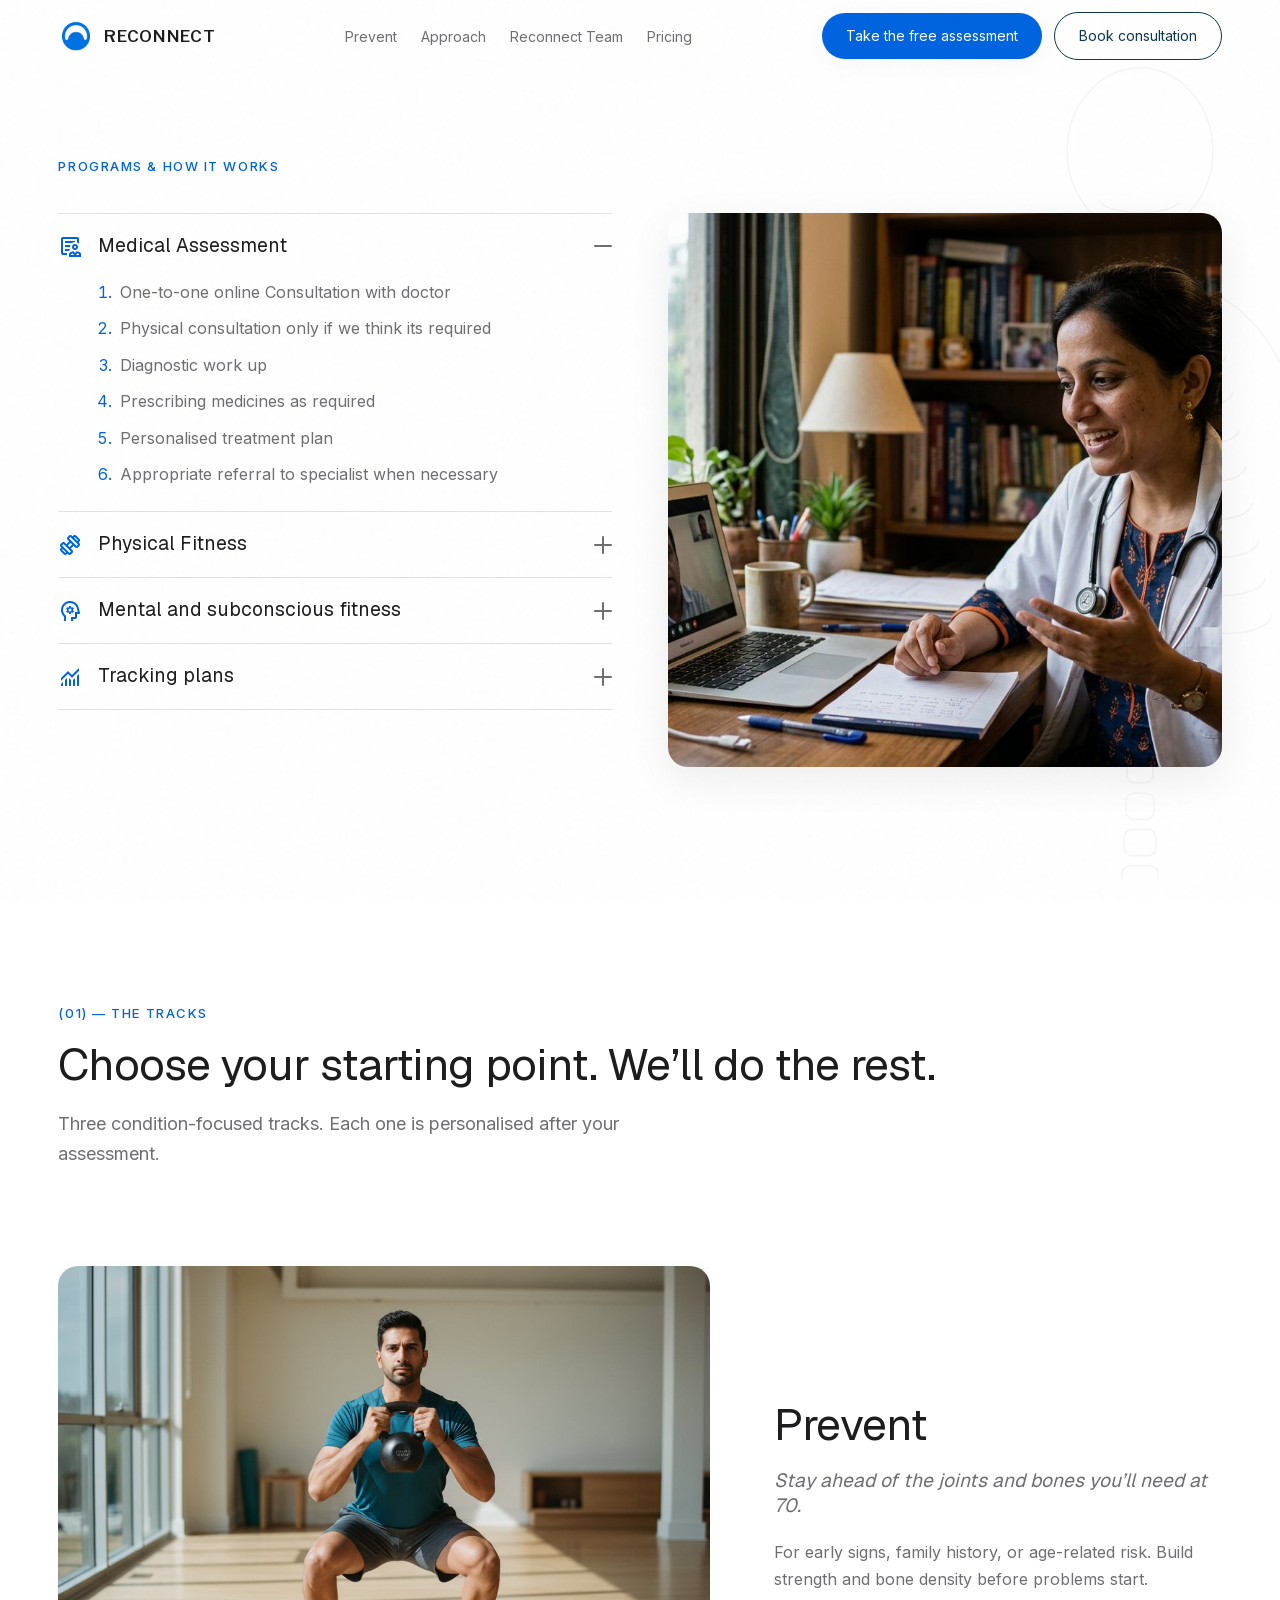
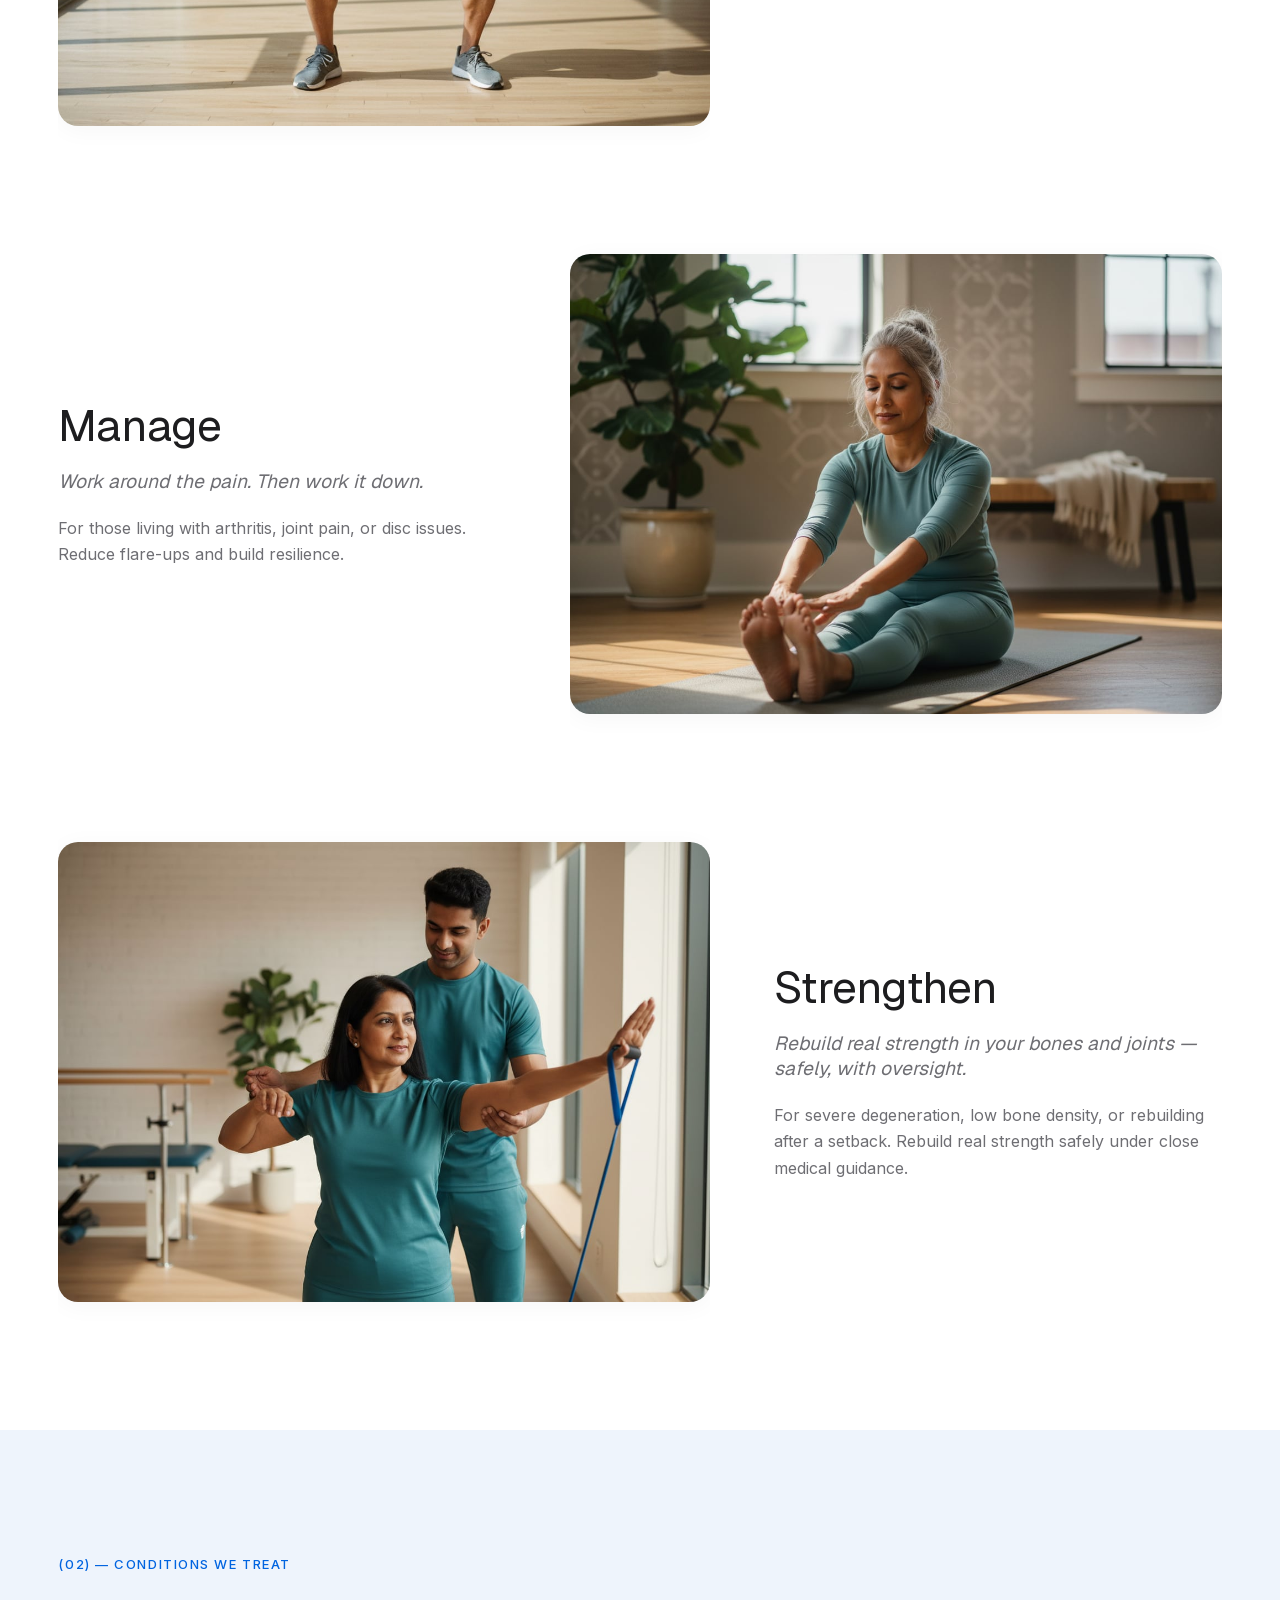
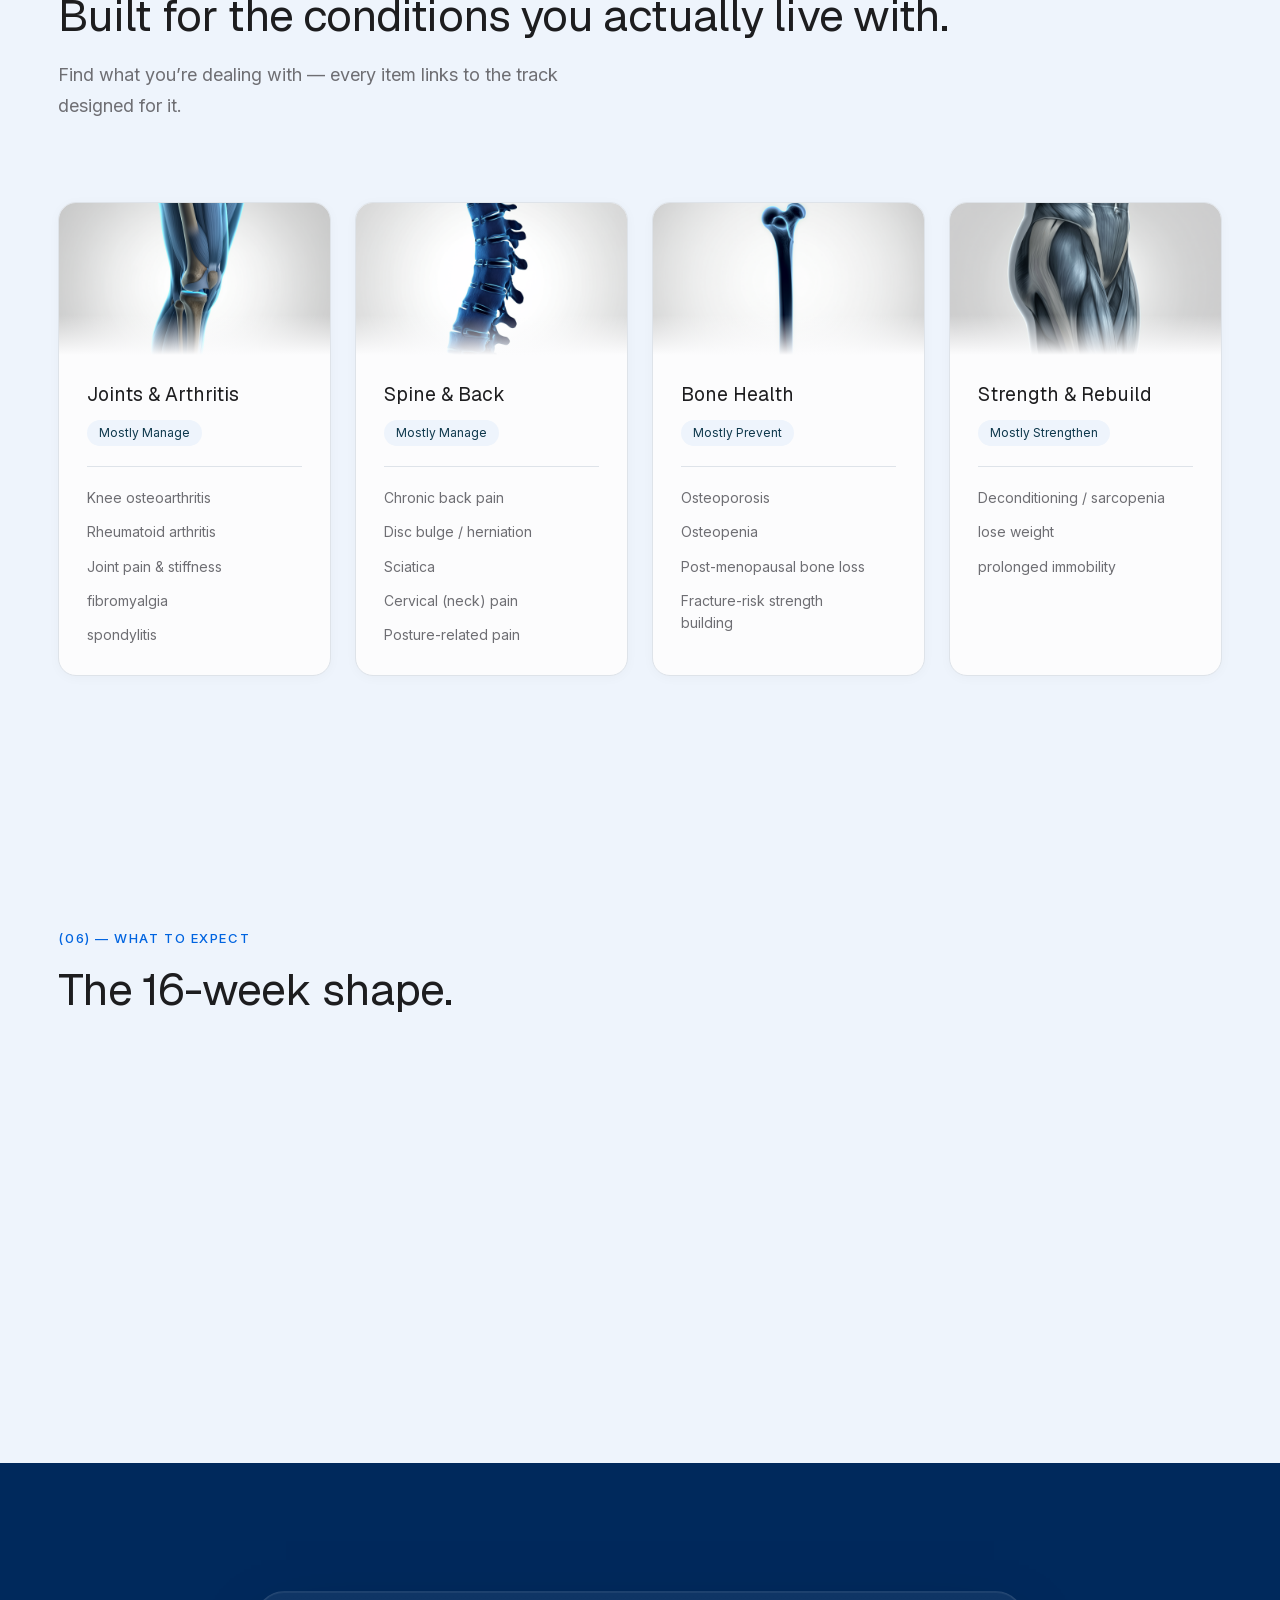
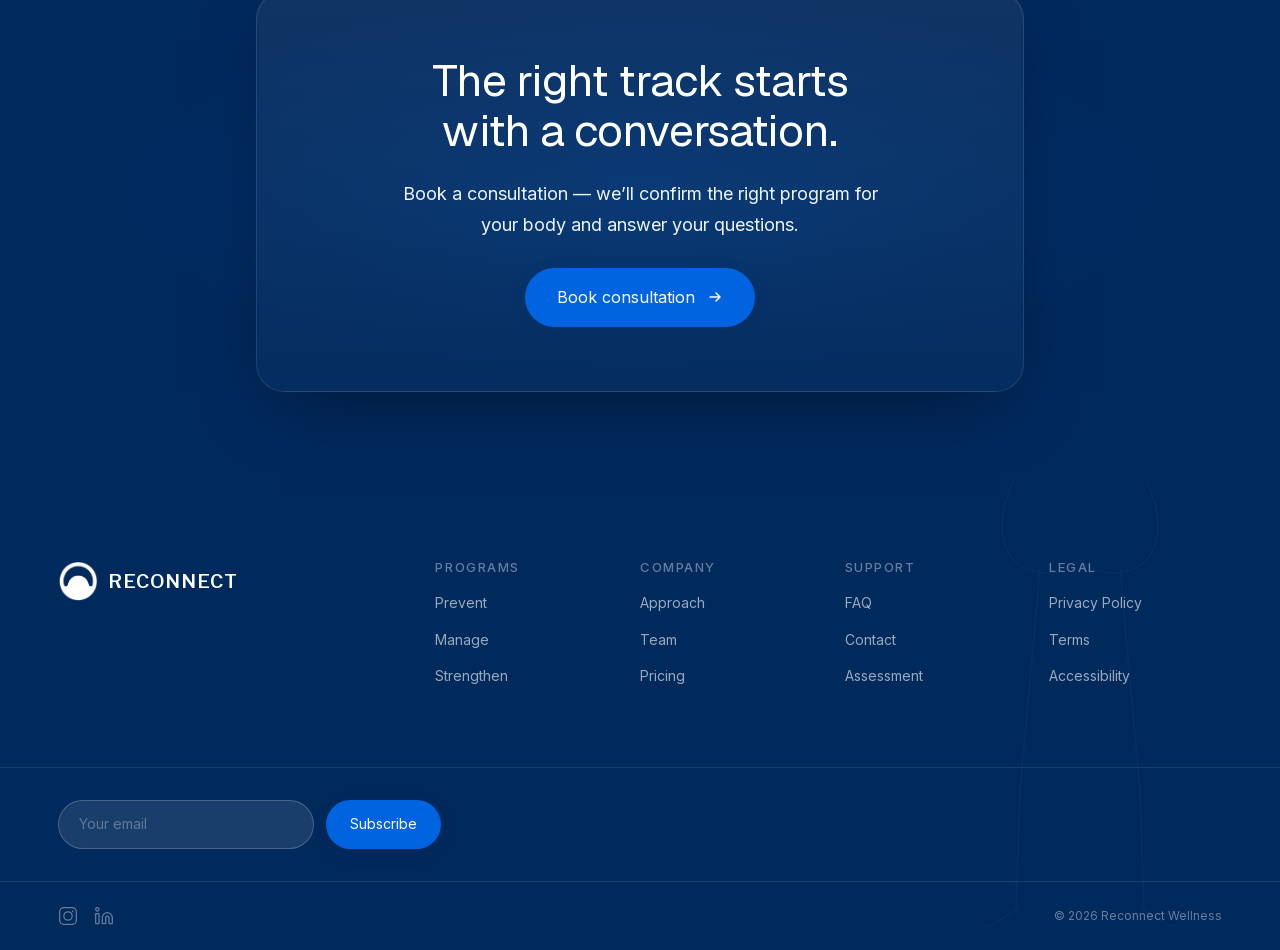
<file: approach/index.html>
<!DOCTYPE html><html lang="en" data-scroll-behavior="smooth" class="geist_efde1a47-module__SZ3kUW__variable inter_7b064e0d-module__MOT0tq__variable libre_franklin_a0a97e02-module__CviBoG__variable"><head><meta charSet="utf-8"/><meta name="viewport" content="width=device-width, initial-scale=1"/><link rel="preload" href="/_next/static/media/83afe278b6a6bb3c-s.p.0q-301v4kxxnr.woff2" as="font" crossorigin="" type="font/woff2"/><link rel="preload" href="/_next/static/media/8a4bb24664ac8500-s.p.0yjesinu1g_v..woff2" as="font" crossorigin="" type="font/woff2"/><link rel="preload" href="/_next/static/media/caa3a2e1cccd8315-s.p.09~u27dqhyhd6.woff2" as="font" crossorigin="" type="font/woff2"/><link rel="preload" as="image" href="/brand/logo.png"/><link rel="preload" as="image" href="/brand/logo-white.png"/><link rel="preload" as="image" href="/doctor-led-xx.jpeg"/><link rel="preload" as="image" href="/patientXX.jpeg"/><link rel="preload" as="image" href="/lady_meditating.png"/><link rel="preload" as="image" href="/patient_YYY.jpeg"/><link rel="preload" href="/conditions/joints.png" as="image"/><link rel="preload" href="/conditions/spine.png" as="image"/><link rel="preload" href="/conditions/bone.png" as="image"/><link rel="preload" href="/conditions/strength.png" as="image"/><link rel="stylesheet" href="/_next/static/chunks/0l0.y6ah8-_4v.css" data-precedence="next"/><link rel="preload" as="script" fetchPriority="low" href="/_next/static/chunks/05657rftlrwg~.js"/><script src="/_next/static/chunks/0pqt~8bl3ukh4.js" async=""></script><script src="/_next/static/chunks/13b.1zrnxoedg.js" async=""></script><script src="/_next/static/chunks/10u3y4bw1ayzs.js" async=""></script><script src="/_next/static/chunks/turbopack-0g6w~9edbofyu.js" async=""></script><script src="/_next/static/chunks/040r4yh74-d1~.js" async=""></script><script src="/_next/static/chunks/0wwa_gf35mus_.js" async=""></script><script src="/_next/static/chunks/0d3shmwh5_nmn.js" async=""></script><script src="/_next/static/chunks/02ligq__y1~72.js" async=""></script><link rel="preload" href="https://fonts.googleapis.com/css2?family=Material+Symbols+Outlined:opsz,wght,FILL,GRAD@24,400,0,0" as="style"/><link rel="preconnect" href="https://fonts.gstatic.com" crossorigin="anonymous"/><meta name="next-size-adjust" content=""/><title>Programs &amp; How It Works | Reconnect Wellness</title><meta name="description" content="Three condition-focused tracks — Prevent, Manage, Strengthen — and the doctor-led, four-pillar journey that runs under every one. Assessment first, then a program built around your exact condition."/><meta name="keywords" content="arthritis exercise program,knee pain strength training,rheumatologist-led fitness India,osteoporosis exercise,back pain exercise,disc bulge exercise,joint pain treatment without surgery,strength training for arthritis,bone health program"/><meta name="robots" content="index, follow"/><link rel="canonical" href="https://reconnect.health/"/><meta property="og:title" content="Reconnect Wellness | Stronger Joints. Denser Bones."/><meta property="og:description" content="Doctor-designed strength &amp; nutrition program for joint pain, arthritis, and bone health. Personalized, evidence-backed."/><meta property="og:site_name" content="Reconnect Wellness"/><meta property="og:locale" content="en_IN"/><meta property="og:image" content="https://reconnect.health/og-image.jpg"/><meta property="og:image:width" content="1200"/><meta property="og:image:height" content="630"/><meta property="og:image:alt" content="Reconnect Wellness - Joint Pain &amp; Arthritis Exercise Program"/><meta property="og:type" content="website"/><meta name="twitter:card" content="summary_large_image"/><meta name="twitter:title" content="Reconnect Wellness | Joint Pain &amp; Arthritis Relief"/><meta name="twitter:description" content="Doctor-designed strength &amp; nutrition program for arthritis, joint pain, and bone health."/><meta name="twitter:image" content="https://reconnect.health/og-image.jpg"/><link rel="icon" href="/favicon.ico?favicon.0iaoohckw3pdw.ico" sizes="128x128" type="image/x-icon"/><link rel="icon" href="/icon.png?icon.0is9i~bjyypzn.png" sizes="256x256" type="image/png"/><script type="application/ld+json">{"@context":"https://schema.org","@type":"LocalBusiness","name":"Reconnect Wellness","description":"Doctor-designed strength and nutrition program for joint pain, arthritis, and bone health","url":"https://reconnect.health","image":"https://reconnect.health/og-image.jpg","areaServed":"IN","priceRange":"₹₹","serviceType":["Online Fitness Program","Nutrition Coaching"],"founder":{"@type":"Person","name":"Dr. Shruthi Desai","jobTitle":"Rheumatologist"},"offers":{"@type":"AggregateOffer","priceCurrency":"INR","description":"Personalized strength training and nutrition programs for arthritis, joint pain, and bone health"},"sameAs":["https://www.instagram.com/reconnectwellness","https://www.linkedin.com/company/reconnectwellness"]}</script><link rel="stylesheet" href="https://fonts.googleapis.com/css2?family=Material+Symbols+Outlined:opsz,wght,FILL,GRAD@24,400,0,0"/><script src="/_next/static/chunks/03~yq9q893hmn.js" noModule=""></script></head><body class="min-h-dvh flex flex-col bg-bone text-ink antialiased overflow-x-hidden"><div hidden=""><!--$--><!--/$--></div><header class="fixed top-0 left-0 right-0 z-50 transition-all duration-300 ease-[cubic-bezier(0.16,1,0.3,1)] bg-transparent border-b border-transparent" style="padding-top:env(safe-area-inset-top)"><nav class="container-site flex items-center justify-between h-16 md:h-[72px]"><a class="flex items-center gap-2.5 group shrink-0" aria-label="Reconnect home" href="/"><img src="/brand/logo.png" alt="" aria-hidden="true" class="h-9 w-9 object-contain"/><span class="text-[1.05rem] font-semibold tracking-[0.04em] leading-none transition-colors duration-300 text-ink" style="font-family:var(--font-brand)">RECONNECT</span></a><ul class="hidden xl:flex items-center gap-6 2xl:gap-8"><li><a class="text-body-sm font-medium transition-colors duration-200 text-ink-soft hover:text-ink" href="/programs/prevent/">Prevent</a></li><li><a class="text-body-sm font-medium transition-colors duration-200 text-ink-soft hover:text-ink" href="/approach/">Approach</a></li><li><a class="text-body-sm font-medium transition-colors duration-200 text-ink-soft hover:text-ink" href="/reconnect-team/">Reconnect Team</a></li><li><a class="text-body-sm font-medium transition-colors duration-200 text-ink-soft hover:text-ink" href="/pricing/">Pricing</a></li></ul><div class="hidden xl:flex items-center gap-3 shrink-0"><a class="group inline-flex items-center justify-center gap-2 font-medium rounded-pill transition-all duration-300 ease-[cubic-bezier(0.16,1,0.3,1)] cursor-pointer select-none disabled:opacity-50 disabled:pointer-events-none bg-clay text-calcium hover:bg-clay-dark shadow-soft hover:shadow-lifted px-6 py-3 text-body-sm whitespace-nowrap" href="/assessment/">Take the free assessment</a><a class="group inline-flex items-center justify-center gap-2 font-medium rounded-pill transition-all duration-300 ease-[cubic-bezier(0.16,1,0.3,1)] cursor-pointer select-none disabled:opacity-50 disabled:pointer-events-none border border-sage text-sage hover:bg-sage/5 px-6 py-3 text-body-sm whitespace-nowrap" href="/contact/">Book consultation</a></div><button class="xl:hidden flex flex-col justify-center items-center gap-[5px] w-10 h-10 -mr-2" aria-label="Open menu" aria-expanded="false"><span class="block h-[2px] w-6 transition-all duration-400 ease-[cubic-bezier(0.16,1,0.3,1)] bg-ink origin-center "></span><span class="block h-[2px] w-6 transition-all duration-400 ease-[cubic-bezier(0.16,1,0.3,1)] bg-ink "></span><span class="block h-[2px] w-6 transition-all duration-400 ease-[cubic-bezier(0.16,1,0.3,1)] bg-ink origin-center "></span></button></nav></header><main class="flex-1"><section class="relative overflow-hidden bg-bone pt-28 md:pt-40 pb-20 md:pb-28"><svg viewBox="0 0 200 600" fill="none" stroke="currentColor" stroke-width="0.6" stroke-linecap="round" stroke-linejoin="round" class="watermark text-ink right-[-120px] top-[60px] w-[520px] hidden md:block" aria-hidden="true"><ellipse cx="100" cy="35" rx="28" ry="32"></ellipse><path d="M85 55c5 5 25 5 30 0"></path><rect x="92" y="72" width="16" height="10" rx="3"></rect><rect x="90.97130657763364" y="86" width="18.057386844732708" height="10" rx="3"></rect><rect x="90.06734693828693" y="100" width="19.865306123426144" height="10" rx="3"></rect><rect x="89.39773032321796" y="114" width="21.2045393535641" height="10" rx="3"></rect><rect x="89.04365081003462" y="128" width="21.91269837993076" height="10" rx="3"></rect><rect x="89.04804215937818" y="142" width="21.90391568124362" height="10" rx="3"></rect><rect x="89.41037190005338" y="156" width="21.179256199893246" height="10" rx="3"></rect><rect x="90.08670589359649" y="170" width="19.826588212807025" height="10" rx="3"></rect><rect x="90.99503554953229" y="184" width="18.00992890093543" height="10" rx="3"></rect><rect x="92.02522174210145" y="198" width="15.949556515797108" height="10" rx="3"></rect><rect x="93.05234968306885" y="212" width="13.89530063386228" height="10" rx="3"></rect><rect x="93.9518754111955" y="226" width="12.096249177608998" height="10" rx="3"></rect><rect x="94.61472731724076" y="240" width="10.770545365518473" height="10" rx="3"></rect><rect x="94.9605315755097" y="254" width="10.07893684898058" height="10" rx="3"></rect><rect x="94.947357837873" y="268" width="10.105284324254004" height="10" rx="3"></rect><rect x="94.57680348027978" y="282" width="10.846393039440448" height="10" rx="3"></rect><rect x="93.89379991361696" y="296" width="12.21240017276607" height="10" rx="3"></rect><rect x="92.98116444460922" y="310" width="14.03767111078155" height="10" rx="3"></rect><rect x="91.94955829854695" y="324" width="16.1008834029061" height="10" rx="3"></rect><rect x="90.9240684395216" y="338" width="18.151863120956797" height="10" rx="3"></rect><g><path d="M92 87c-10 4-20 2-20 -2"></path><path d="M108 87c10 4 20 2 20 -2"></path></g><g><path d="M92 101c-11.25 5-22.5 2.5-22.5 -1.7"></path><path d="M108 101c11.25 5 22.5 2.5 22.5 -1.7"></path></g><g><path d="M92 115c-12.5 6-25 3-25 -1.4"></path><path d="M108 115c12.5 6 25 3 25 -1.4"></path></g><g><path d="M92 129c-13.75 7-27.5 3.5-27.5 -1.1"></path><path d="M108 129c13.75 7 27.5 3.5 27.5 -1.1"></path></g><g><path d="M92 143c-15 8-30 4-30 -0.8"></path><path d="M108 143c15 8 30 4 30 -0.8"></path></g><g><path d="M92 157c-16.25 9-32.5 4.5-32.5 -0.5"></path><path d="M108 157c16.25 9 32.5 4.5 32.5 -0.5"></path></g><g><path d="M92 171c-17.5 10-35 5-35 -0.20000000000000018"></path><path d="M108 171c17.5 10 35 5 35 -0.20000000000000018"></path></g><g><path d="M92 185c-18.75 11-37.5 5.5-37.5 0.10000000000000009"></path><path d="M108 185c18.75 11 37.5 5.5 37.5 0.10000000000000009"></path></g><g><path d="M92 199c-20 12-40 6-40 0.3999999999999999"></path><path d="M108 199c20 12 40 6 40 0.3999999999999999"></path></g><g><path d="M92 213c-21.25 13-42.5 6.5-42.5 0.6999999999999997"></path><path d="M108 213c21.25 13 42.5 6.5 42.5 0.6999999999999997"></path></g><path d="M70 360c-15 25-10 45 5 50s25-5 25-5"></path><path d="M130 360c15 25 10 45-5 50s-25-5-25-5"></path><path d="M72 90c-25 10-40 50-45 100s-5 60 0 80"></path><path d="M128 90c25 10 40 50 45 100s5 60 0 80"></path><line x1="80" y1="410" x2="70" y2="520"></line><line x1="120" y1="410" x2="130" y2="520"></line><line x1="70" y1="520" x2="68" y2="580"></line><line x1="130" y1="520" x2="132" y2="580"></line><path d="M68 580c-8 5-12 8-15 8"></path><path d="M132 580c8 5 12 8 15 8"></path></svg><div class="container-site relative"><div class="" style="opacity:0;filter:blur(4px);transform:translateY(24px)"><p class="text-eyebrow text-clay">Programs &amp; how it works</p></div><div class="mt-10"><div class="grid grid-cols-1 lg:grid-cols-2 gap-8 lg:gap-14 items-start"><div class="flex flex-col"><div class="border-t border-line "><button type="button" aria-expanded="true" class="w-full flex items-center gap-4 py-5 text-left"><span class="material-symbols-outlined text-[26px] text-clay shrink-0" aria-hidden="true">clinical_notes</span><span class="flex-1 text-h4 font-display text-ink">Medical Assessment</span><span class="relative shrink-0 w-[18px] h-[18px] text-ink-soft" aria-hidden="true"><span class="absolute left-0 top-1/2 -translate-y-1/2 h-[2px] w-full rounded-full bg-current"></span><span class="absolute left-1/2 top-0 -translate-x-1/2 w-[2px] h-full rounded-full bg-current origin-center"></span></span></button><div class="overflow-hidden" style="height:auto;opacity:1"><ol class="list-decimal pl-[3.6rem] pr-2 pb-6 flex flex-col gap-2.5 text-body text-ink-soft marker:text-clay"><li class="pl-1">One-to-one online Consultation with doctor</li><li class="pl-1">Physical consultation only if we think its required</li><li class="pl-1">Diagnostic work up</li><li class="pl-1">Prescribing medicines as required</li><li class="pl-1">Personalised treatment plan</li><li class="pl-1">Appropriate referral to specialist when necessary</li></ol><div class="lg:hidden pb-6"><div class="relative rounded-[20px] overflow-hidden shadow-lifted aspect-square bg-bone-deep"><img src="/doctor-led-xx.jpeg" alt="Medical Assessment" class="absolute inset-0 h-full w-full object-cover"/></div></div></div></div><div class="border-t border-line "><button type="button" aria-expanded="false" class="w-full flex items-center gap-4 py-5 text-left"><span class="material-symbols-outlined text-[26px] text-clay shrink-0" aria-hidden="true">exercise</span><span class="flex-1 text-h4 font-display text-ink">Physical Fitness</span><span class="relative shrink-0 w-[18px] h-[18px] text-ink-soft" aria-hidden="true"><span class="absolute left-0 top-1/2 -translate-y-1/2 h-[2px] w-full rounded-full bg-current"></span><span class="absolute left-1/2 top-0 -translate-x-1/2 w-[2px] h-full rounded-full bg-current origin-center"></span></span></button></div><div class="border-t border-line "><button type="button" aria-expanded="false" class="w-full flex items-center gap-4 py-5 text-left"><span class="material-symbols-outlined text-[26px] text-clay shrink-0" aria-hidden="true">psychology</span><span class="flex-1 text-h4 font-display text-ink">Mental and subconscious fitness</span><span class="relative shrink-0 w-[18px] h-[18px] text-ink-soft" aria-hidden="true"><span class="absolute left-0 top-1/2 -translate-y-1/2 h-[2px] w-full rounded-full bg-current"></span><span class="absolute left-1/2 top-0 -translate-x-1/2 w-[2px] h-full rounded-full bg-current origin-center"></span></span></button></div><div class="border-t border-line border-b"><button type="button" aria-expanded="false" class="w-full flex items-center gap-4 py-5 text-left"><span class="material-symbols-outlined text-[26px] text-clay shrink-0" aria-hidden="true">monitoring</span><span class="flex-1 text-h4 font-display text-ink">Tracking plans</span><span class="relative shrink-0 w-[18px] h-[18px] text-ink-soft" aria-hidden="true"><span class="absolute left-0 top-1/2 -translate-y-1/2 h-[2px] w-full rounded-full bg-current"></span><span class="absolute left-1/2 top-0 -translate-x-1/2 w-[2px] h-full rounded-full bg-current origin-center"></span></span></button></div></div><div class="hidden lg:block lg:sticky lg:top-28"><div class="relative rounded-[20px] overflow-hidden shadow-lifted aspect-square bg-bone-deep"><img src="/doctor-led-xx.jpeg" alt="Medical Assessment" class="absolute inset-0 h-full w-full object-cover" aria-hidden="false" style="opacity:1;transform:none"/><img src="/patientXX.jpeg" alt="Physical Fitness" class="absolute inset-0 h-full w-full object-cover" aria-hidden="true" style="opacity:0;transform:scale(1.03)"/><img src="/lady_meditating.png" alt="Mental and subconscious fitness" class="absolute inset-0 h-full w-full object-cover" aria-hidden="true" style="opacity:0;transform:scale(1.03)"/><img src="/patient_YYY.jpeg" alt="Tracking plans" class="absolute inset-0 h-full w-full object-cover" aria-hidden="true" style="opacity:0;transform:scale(1.03)"/></div></div></div></div></div></section><section id="three-tracks" class="section-py bg-bone"><div class="container-site mb-16 md:mb-24"><div class="flex flex-col gap-5 text-left items-start "><p class="text-eyebrow text-clay"><span>(01)<!-- --> —<!-- --> </span>The Tracks</p><h2 class="text-h2 text-ink">Choose your starting point. We’ll do the rest.</h2><p class="text-body-lg text-ink-soft max-w-xl">Three condition-focused tracks. Each one is personalised after your assessment.</p></div></div><div class="container-site flex flex-col gap-24 md:gap-32"><div class="" style="opacity:0;filter:blur(4px);transform:translateY(24px)"><article class="grid grid-cols-1 lg:grid-cols-12 gap-10 lg:gap-16 items-center "><div class="lg:col-span-7 relative"><div class="xray-glow"><div class="relative rounded-[20px] overflow-hidden shadow-soft"><img src="/kettlebell-squat.jpg" alt="TODO: replace with Dr. Shruthi&#x27;s consented client image — proactive strength session." loading="lazy" class="w-full h-[360px] md:h-[460px] object-cover"/></div></div></div><div class="lg:col-span-5 flex flex-col gap-5"><h3 class="text-h2 font-display text-ink">Prevent</h3><p class="serif-italic text-h4 text-ink-soft">Stay ahead of the joints and bones you’ll need at 70.</p><p class="text-body text-ink-soft">For early signs, family history, or age-related risk. Build strength and bone density before problems start.</p></div></article></div><div class="" style="opacity:0;filter:blur(4px);transform:translateY(24px)"><article class="grid grid-cols-1 lg:grid-cols-12 gap-10 lg:gap-16 items-center lg:[&amp;&gt;*:first-child]:order-2"><div class="lg:col-span-7 relative"><div class="xray-glow"><div class="relative rounded-[20px] overflow-hidden shadow-soft"><img src="/mat-stretching.jpg" alt="TODO: replace with consented in-clinic photo for the Manage track." loading="lazy" class="w-full h-[360px] md:h-[460px] object-cover"/></div></div></div><div class="lg:col-span-5 flex flex-col gap-5"><h3 class="text-h2 font-display text-ink">Manage</h3><p class="serif-italic text-h4 text-ink-soft">Work around the pain. Then work it down.</p><p class="text-body text-ink-soft">For those living with arthritis, joint pain, or disc issues. Reduce flare-ups and build resilience.</p></div></article></div><div class="" style="opacity:0;filter:blur(4px);transform:translateY(24px)"><article class="grid grid-cols-1 lg:grid-cols-12 gap-10 lg:gap-16 items-center "><div class="lg:col-span-7 relative"><div class="xray-glow"><div class="relative rounded-[20px] overflow-hidden shadow-soft"><img src="/trainer-guided-exercise.jpg" alt="TODO: replace with consented supervised strength-session photo for the Strengthen track." loading="lazy" class="w-full h-[360px] md:h-[460px] object-cover"/></div></div></div><div class="lg:col-span-5 flex flex-col gap-5"><h3 class="text-h2 font-display text-ink">Strengthen</h3><p class="serif-italic text-h4 text-ink-soft">Rebuild real strength in your bones and joints — safely, with oversight.</p><p class="text-body text-ink-soft">For severe degeneration, low bone density, or rebuilding after a setback. Rebuild real strength safely under close medical guidance.</p></div></article></div></div></section><section id="conditions" class="section-py bg-bone-deep "><div class="container-site"><div class="flex flex-col gap-5 text-left items-start mb-14 md:mb-20"><p class="text-eyebrow text-clay"><span>(02)<!-- --> —<!-- --> </span>Conditions we treat</p><h2 class="text-h2 text-ink">Built for the conditions you actually live with.</h2><p class="text-body-lg text-ink-soft max-w-xl">Find what you’re dealing with — every item links to the track designed for it.</p></div><div class="grid grid-cols-1 sm:grid-cols-2 lg:grid-cols-4 gap-6"><div style="opacity:0;transform:translateY(20px)"><div class="glow-card hover-lift bg-calcium rounded-card shadow-card hairline overflow-hidden flex flex-col h-full"><div class="relative aspect-[16/9] bg-bone-deep overflow-hidden"><img src="/conditions/joints.png" alt="" aria-hidden="true" class="absolute inset-0 w-full h-full object-cover select-none" draggable="false"/><div aria-hidden="true" class="absolute inset-x-0 bottom-0 h-10 pointer-events-none" style="background:linear-gradient(180deg, rgba(252,252,253,0) 0%, var(--color-calcium) 100%)"></div></div><div class="flex flex-col gap-5 p-7 flex-1"><div class="flex flex-col gap-3"><h3 class="text-h4 font-display text-ink">Joints &amp; Arthritis</h3><span class="self-start text-caption font-medium text-sage bg-sage-tint rounded-pill px-3 py-1">Mostly <!-- -->Manage</span></div><div class="hairline-b"></div><ul class="flex flex-col gap-3"><li><a class="group flex items-center justify-between gap-3 text-body-sm text-ink-soft hover:text-ink transition-colors duration-200" href="/programs/manage/"><span>Knee osteoarthritis</span><span class="text-clay opacity-0 group-hover:opacity-100 transition-opacity duration-200">→</span></a></li><li><a class="group flex items-center justify-between gap-3 text-body-sm text-ink-soft hover:text-ink transition-colors duration-200" href="/programs/manage/"><span>Rheumatoid arthritis</span><span class="text-clay opacity-0 group-hover:opacity-100 transition-opacity duration-200">→</span></a></li><li><a class="group flex items-center justify-between gap-3 text-body-sm text-ink-soft hover:text-ink transition-colors duration-200" href="/programs/manage/"><span>Joint pain &amp; stiffness</span><span class="text-clay opacity-0 group-hover:opacity-100 transition-opacity duration-200">→</span></a></li><li><a class="group flex items-center justify-between gap-3 text-body-sm text-ink-soft hover:text-ink transition-colors duration-200" href="/programs/manage/"><span>fibromyalgia</span><span class="text-clay opacity-0 group-hover:opacity-100 transition-opacity duration-200">→</span></a></li><li><a class="group flex items-center justify-between gap-3 text-body-sm text-ink-soft hover:text-ink transition-colors duration-200" href="/programs/manage/"><span>spondylitis</span><span class="text-clay opacity-0 group-hover:opacity-100 transition-opacity duration-200">→</span></a></li></ul></div></div></div><div style="opacity:0;transform:translateY(20px)"><div class="glow-card hover-lift bg-calcium rounded-card shadow-card hairline overflow-hidden flex flex-col h-full"><div class="relative aspect-[16/9] bg-bone-deep overflow-hidden"><img src="/conditions/spine.png" alt="" aria-hidden="true" class="absolute inset-0 w-full h-full object-cover select-none" draggable="false"/><div aria-hidden="true" class="absolute inset-x-0 bottom-0 h-10 pointer-events-none" style="background:linear-gradient(180deg, rgba(252,252,253,0) 0%, var(--color-calcium) 100%)"></div></div><div class="flex flex-col gap-5 p-7 flex-1"><div class="flex flex-col gap-3"><h3 class="text-h4 font-display text-ink">Spine &amp; Back</h3><span class="self-start text-caption font-medium text-sage bg-sage-tint rounded-pill px-3 py-1">Mostly <!-- -->Manage</span></div><div class="hairline-b"></div><ul class="flex flex-col gap-3"><li><a class="group flex items-center justify-between gap-3 text-body-sm text-ink-soft hover:text-ink transition-colors duration-200" href="/programs/manage/"><span>Chronic back pain</span><span class="text-clay opacity-0 group-hover:opacity-100 transition-opacity duration-200">→</span></a></li><li><a class="group flex items-center justify-between gap-3 text-body-sm text-ink-soft hover:text-ink transition-colors duration-200" href="/programs/strengthen/"><span>Disc bulge / herniation</span><span class="text-clay opacity-0 group-hover:opacity-100 transition-opacity duration-200">→</span></a></li><li><a class="group flex items-center justify-between gap-3 text-body-sm text-ink-soft hover:text-ink transition-colors duration-200" href="/programs/manage/"><span>Sciatica</span><span class="text-clay opacity-0 group-hover:opacity-100 transition-opacity duration-200">→</span></a></li><li><a class="group flex items-center justify-between gap-3 text-body-sm text-ink-soft hover:text-ink transition-colors duration-200" href="/programs/manage/"><span>Cervical (neck) pain</span><span class="text-clay opacity-0 group-hover:opacity-100 transition-opacity duration-200">→</span></a></li><li><a class="group flex items-center justify-between gap-3 text-body-sm text-ink-soft hover:text-ink transition-colors duration-200" href="/programs/prevent/"><span>Posture-related pain</span><span class="text-clay opacity-0 group-hover:opacity-100 transition-opacity duration-200">→</span></a></li></ul></div></div></div><div style="opacity:0;transform:translateY(20px)"><div class="glow-card hover-lift bg-calcium rounded-card shadow-card hairline overflow-hidden flex flex-col h-full"><div class="relative aspect-[16/9] bg-bone-deep overflow-hidden"><img src="/conditions/bone.png" alt="" aria-hidden="true" class="absolute inset-0 w-full h-full object-cover select-none" draggable="false"/><div aria-hidden="true" class="absolute inset-x-0 bottom-0 h-10 pointer-events-none" style="background:linear-gradient(180deg, rgba(252,252,253,0) 0%, var(--color-calcium) 100%)"></div></div><div class="flex flex-col gap-5 p-7 flex-1"><div class="flex flex-col gap-3"><h3 class="text-h4 font-display text-ink">Bone Health</h3><span class="self-start text-caption font-medium text-sage bg-sage-tint rounded-pill px-3 py-1">Mostly <!-- -->Prevent</span></div><div class="hairline-b"></div><ul class="flex flex-col gap-3"><li><a class="group flex items-center justify-between gap-3 text-body-sm text-ink-soft hover:text-ink transition-colors duration-200" href="/programs/strengthen/"><span>Osteoporosis</span><span class="text-clay opacity-0 group-hover:opacity-100 transition-opacity duration-200">→</span></a></li><li><a class="group flex items-center justify-between gap-3 text-body-sm text-ink-soft hover:text-ink transition-colors duration-200" href="/programs/manage/"><span>Osteopenia</span><span class="text-clay opacity-0 group-hover:opacity-100 transition-opacity duration-200">→</span></a></li><li><a class="group flex items-center justify-between gap-3 text-body-sm text-ink-soft hover:text-ink transition-colors duration-200" href="/programs/prevent/"><span>Post-menopausal bone loss</span><span class="text-clay opacity-0 group-hover:opacity-100 transition-opacity duration-200">→</span></a></li><li><a class="group flex items-center justify-between gap-3 text-body-sm text-ink-soft hover:text-ink transition-colors duration-200" href="/programs/prevent/"><span>Fracture-risk strength building</span><span class="text-clay opacity-0 group-hover:opacity-100 transition-opacity duration-200">→</span></a></li></ul></div></div></div><div style="opacity:0;transform:translateY(20px)"><div class="glow-card hover-lift bg-calcium rounded-card shadow-card hairline overflow-hidden flex flex-col h-full"><div class="relative aspect-[16/9] bg-bone-deep overflow-hidden"><img src="/conditions/strength.png" alt="" aria-hidden="true" class="absolute inset-0 w-full h-full object-cover select-none" draggable="false"/><div aria-hidden="true" class="absolute inset-x-0 bottom-0 h-10 pointer-events-none" style="background:linear-gradient(180deg, rgba(252,252,253,0) 0%, var(--color-calcium) 100%)"></div></div><div class="flex flex-col gap-5 p-7 flex-1"><div class="flex flex-col gap-3"><h3 class="text-h4 font-display text-ink">Strength &amp; Rebuild</h3><span class="self-start text-caption font-medium text-sage bg-sage-tint rounded-pill px-3 py-1">Mostly <!-- -->Strengthen</span></div><div class="hairline-b"></div><ul class="flex flex-col gap-3"><li><a class="group flex items-center justify-between gap-3 text-body-sm text-ink-soft hover:text-ink transition-colors duration-200" href="/programs/manage/"><span>Deconditioning / sarcopenia</span><span class="text-clay opacity-0 group-hover:opacity-100 transition-opacity duration-200">→</span></a></li><li><a class="group flex items-center justify-between gap-3 text-body-sm text-ink-soft hover:text-ink transition-colors duration-200" href="/programs/strengthen/"><span>lose weight</span><span class="text-clay opacity-0 group-hover:opacity-100 transition-opacity duration-200">→</span></a></li><li><a class="group flex items-center justify-between gap-3 text-body-sm text-ink-soft hover:text-ink transition-colors duration-200" href="/programs/strengthen/"><span>prolonged immobility</span><span class="text-clay opacity-0 group-hover:opacity-100 transition-opacity duration-200">→</span></a></li></ul></div></div></div></div></div></section><section class="section-py bg-bone-deep "><div class="container-site"><div class="flex flex-col gap-5 text-left items-start mb-16"><p class="text-eyebrow text-clay"><span>(06)<!-- --> —<!-- --> </span>What to expect</p><h2 class="text-h2 text-ink">The 16-week shape.</h2></div><div class="grid grid-cols-1 md:grid-cols-2 lg:grid-cols-4 gap-6"><div style="opacity:0;transform:translateY(20px)"><div class="relative glow-card bg-calcium rounded-[18px] p-6 md:p-7 flex flex-col gap-3 h-full"><div class="flex items-center justify-between"><span class="text-eyebrow text-clay">Week 1</span><span class="text-h4 font-display text-line">0<!-- -->1</span></div><div class="hairline-b"></div><h4 class="text-h4 font-display text-ink">Assessment &amp; baseline</h4><p class="text-body-sm text-ink-soft">Medical intake done. Pain mapped. A program built for your body — not a generic template.</p></div></div><div style="opacity:0;transform:translateY(20px)"><div class="relative glow-card bg-calcium rounded-[18px] p-6 md:p-7 flex flex-col gap-3 h-full"><div class="flex items-center justify-between"><span class="text-eyebrow text-clay">Weeks 4–6</span><span class="text-h4 font-display text-line">0<!-- -->2</span></div><div class="hairline-b"></div><h4 class="text-h4 font-display text-ink">Pain quietening</h4><p class="text-body-sm text-ink-soft">Supporting muscles starting to switch back on. Most members notice the first meaningful drop in daily pain.</p></div></div><div style="opacity:0;transform:translateY(20px)"><div class="relative glow-card bg-calcium rounded-[18px] p-6 md:p-7 flex flex-col gap-3 h-full"><div class="flex items-center justify-between"><span class="text-eyebrow text-clay">Month 2</span><span class="text-h4 font-display text-line">0<!-- -->3</span></div><div class="hairline-b"></div><h4 class="text-h4 font-display text-ink">Muscles activating — start loading</h4><p class="text-body-sm text-ink-soft">Now the body can take load. Standing strength, real-life patterns, full-body work that protects the joint.</p></div></div><div style="opacity:0;transform:translateY(20px)"><div class="relative glow-card bg-calcium rounded-[18px] p-6 md:p-7 flex flex-col gap-3 h-full"><div class="flex items-center justify-between"><span class="text-eyebrow text-clay">Month 3</span><span class="text-h4 font-display text-line">0<!-- -->4</span></div><div class="hairline-b"></div><h4 class="text-h4 font-display text-ink">Resilience &amp; routine</h4><p class="text-body-sm text-ink-soft">Higher capacity, fewer flare-ups, a routine you can carry on your own. Medical reassessment to confirm.</p></div></div></div></div></section><section class="section-py bg-sage-deep cta-section"><div class="container-site"><div class="xray-glow xray-glow-sage flex justify-center"><div class="" style="opacity:0;filter:blur(4px);transform:translateY(24px)"><div class="relative w-full max-w-3xl rounded-[28px] border px-7 py-12 sm:px-12 sm:py-16 text-bone" style="background:linear-gradient(180deg, rgba(255,255,255,0.06) 0%, rgba(255,255,255,0.02) 100%);border-color:rgba(255,255,255,0.10);box-shadow:0 1px 0 0 rgba(255,255,255,0.06) inset, 0 24px 70px -30px rgba(0,0,0,0.55)"><div class="flex flex-col items-center text-center gap-5 sm:gap-6"><h2 class="text-h2 font-display max-w-2xl text-balance">The right track starts with a conversation.</h2><p class="text-body-lg max-w-md sm:max-w-lg text-pretty text-sage-tint">Book a consultation — we’ll confirm the right program for your body and answer your questions.</p><div class="mt-1 flex flex-col sm:flex-row items-stretch sm:items-center justify-center gap-3 sm:gap-4 w-full sm:w-auto"><a class="group inline-flex items-center justify-center gap-2 font-medium rounded-pill transition-all duration-300 ease-[cubic-bezier(0.16,1,0.3,1)] cursor-pointer select-none disabled:opacity-50 disabled:pointer-events-none bg-clay text-calcium hover:bg-clay-dark shadow-soft hover:shadow-lifted px-8 py-4 text-body w-full sm:w-auto justify-center" href="/contact/">Book consultation<svg width="16" height="16" viewBox="0 0 16 16" fill="none" class="ml-1 transition-transform duration-300 group-hover:translate-x-1" aria-hidden="true"><path d="M3 8h10m0 0L9 4m4 4L9 12" stroke="currentColor" stroke-width="1.5" stroke-linecap="round" stroke-linejoin="round"></path></svg></a></div></div></div></div></div></div></section><!--$--><!--/$--></main><footer class="relative overflow-hidden mt-auto"><section class="relative bg-sage-deep text-bone"><div class="container-site py-16 md:py-20"><div class="grid grid-cols-1 sm:grid-cols-2 lg:grid-cols-[2fr_1fr_1fr_1fr_1fr] gap-10 md:gap-8"><div class="sm:col-span-2 lg:col-span-1"><a class="flex items-center gap-2.5 mb-4" aria-label="Reconnect home" href="/"><img src="/brand/logo-white.png" alt="" aria-hidden="true" class="h-10 w-10 object-contain"/><span class="text-[1.2rem] font-semibold tracking-[0.04em] text-bone leading-none" style="font-family:var(--font-brand)">RECONNECT</span></a></div><div><h3 class="text-eyebrow text-bone/40 mb-4">Programs</h3><ul class="flex flex-col gap-3"><li><a class="text-body-sm text-bone/60 hover:text-bone transition-colors duration-200" href="/programs/prevent/">Prevent</a></li><li><a class="text-body-sm text-bone/60 hover:text-bone transition-colors duration-200" href="/programs/manage/">Manage</a></li><li><a class="text-body-sm text-bone/60 hover:text-bone transition-colors duration-200" href="/programs/strengthen/">Strengthen</a></li></ul></div><div><h3 class="text-eyebrow text-bone/40 mb-4">Company</h3><ul class="flex flex-col gap-3"><li><a class="text-body-sm text-bone/60 hover:text-bone transition-colors duration-200" href="/approach/">Approach</a></li><li><a class="text-body-sm text-bone/60 hover:text-bone transition-colors duration-200" href="/reconnect-team/">Team</a></li><li><a class="text-body-sm text-bone/60 hover:text-bone transition-colors duration-200" href="/pricing/">Pricing</a></li></ul></div><div><h3 class="text-eyebrow text-bone/40 mb-4">Support</h3><ul class="flex flex-col gap-3"><li><a class="text-body-sm text-bone/60 hover:text-bone transition-colors duration-200" href="/contact/#faq">FAQ</a></li><li><a class="text-body-sm text-bone/60 hover:text-bone transition-colors duration-200" href="/contact/">Contact</a></li><li><a class="text-body-sm text-bone/60 hover:text-bone transition-colors duration-200" href="/assessment/">Assessment</a></li></ul></div><div><h3 class="text-eyebrow text-bone/40 mb-4">Legal</h3><ul class="flex flex-col gap-3"><li><a class="text-body-sm text-bone/60 hover:text-bone transition-colors duration-200" href="#">Privacy Policy</a></li><li><a class="text-body-sm text-bone/60 hover:text-bone transition-colors duration-200" href="#">Terms</a></li><li><a class="text-body-sm text-bone/60 hover:text-bone transition-colors duration-200" href="#">Accessibility</a></li></ul></div></div></div><div class="border-t border-bone/10"><div class="container-site py-8 flex flex-col md:flex-row items-start md:items-center justify-between gap-6"><form class="flex flex-col sm:flex-row gap-3 w-full md:w-auto"><input type="email" required="" placeholder="Your email" class="bg-bone/10 border border-bone/20 text-bone placeholder:text-bone/30 rounded-pill px-5 py-3 text-body-sm outline-none focus:border-bone/40 transition-colors duration-200 w-full sm:w-64" value=""/><button type="submit" class="group inline-flex items-center justify-center gap-2 font-medium rounded-pill transition-all duration-300 ease-[cubic-bezier(0.16,1,0.3,1)] cursor-pointer select-none disabled:opacity-50 disabled:pointer-events-none bg-clay text-calcium hover:bg-clay-dark shadow-soft hover:shadow-lifted px-6 py-3 text-body-sm ">Subscribe</button></form></div></div><div class="border-t border-bone/10"><div class="container-site py-6 flex flex-col md:flex-row items-center justify-between gap-4"><div class="flex items-center gap-4"><a href="https://instagram.com" target="_blank" rel="noopener noreferrer" aria-label="Instagram" class="text-bone/40 hover:text-bone transition-colors duration-200"><svg viewBox="0 0 24 24" fill="none" stroke="currentColor" stroke-width="1.5" stroke-linecap="round" stroke-linejoin="round" class="w-5 h-5" aria-hidden="true"><rect x="2" y="2" width="20" height="20" rx="5"></rect><circle cx="12" cy="12" r="5"></circle><circle cx="17.5" cy="6.5" r="1" fill="currentColor" stroke="none"></circle></svg></a><a href="https://linkedin.com" target="_blank" rel="noopener noreferrer" aria-label="LinkedIn" class="text-bone/40 hover:text-bone transition-colors duration-200"><svg viewBox="0 0 24 24" fill="none" stroke="currentColor" stroke-width="1.5" stroke-linecap="round" stroke-linejoin="round" class="w-5 h-5" aria-hidden="true"><path d="M16 8a6 6 0 0 1 6 6v7h-4v-7a2 2 0 0 0-4 0v7h-4v-7a6 6 0 0 1 6-6z"></path><rect x="2" y="9" width="4" height="12"></rect><circle cx="4" cy="4" r="2"></circle></svg></a></div><p class="text-caption text-bone/40">© 2026 Reconnect Wellness</p></div></div><svg viewBox="0 0 200 600" fill="none" stroke="currentColor" stroke-width="0.6" stroke-linecap="round" stroke-linejoin="round" class="absolute bottom-0 right-0 w-[400px] opacity-[0.03] text-bone pointer-events-none" aria-hidden="true"><ellipse cx="100" cy="35" rx="28" ry="32"></ellipse><path d="M85 55c5 5 25 5 30 0"></path><rect x="92" y="72" width="16" height="10" rx="3"></rect><rect x="90.97130657763364" y="86" width="18.057386844732708" height="10" rx="3"></rect><rect x="90.06734693828693" y="100" width="19.865306123426144" height="10" rx="3"></rect><rect x="89.39773032321796" y="114" width="21.2045393535641" height="10" rx="3"></rect><rect x="89.04365081003462" y="128" width="21.91269837993076" height="10" rx="3"></rect><rect x="89.04804215937818" y="142" width="21.90391568124362" height="10" rx="3"></rect><rect x="89.41037190005338" y="156" width="21.179256199893246" height="10" rx="3"></rect><rect x="90.08670589359649" y="170" width="19.826588212807025" height="10" rx="3"></rect><rect x="90.99503554953229" y="184" width="18.00992890093543" height="10" rx="3"></rect><rect x="92.02522174210145" y="198" width="15.949556515797108" height="10" rx="3"></rect><rect x="93.05234968306885" y="212" width="13.89530063386228" height="10" rx="3"></rect><rect x="93.9518754111955" y="226" width="12.096249177608998" height="10" rx="3"></rect><rect x="94.61472731724076" y="240" width="10.770545365518473" height="10" rx="3"></rect><rect x="94.9605315755097" y="254" width="10.07893684898058" height="10" rx="3"></rect><rect x="94.947357837873" y="268" width="10.105284324254004" height="10" rx="3"></rect><rect x="94.57680348027978" y="282" width="10.846393039440448" height="10" rx="3"></rect><rect x="93.89379991361696" y="296" width="12.21240017276607" height="10" rx="3"></rect><rect x="92.98116444460922" y="310" width="14.03767111078155" height="10" rx="3"></rect><rect x="91.94955829854695" y="324" width="16.1008834029061" height="10" rx="3"></rect><rect x="90.9240684395216" y="338" width="18.151863120956797" height="10" rx="3"></rect><g><path d="M92 87c-10 4-20 2-20 -2"></path><path d="M108 87c10 4 20 2 20 -2"></path></g><g><path d="M92 101c-11.25 5-22.5 2.5-22.5 -1.7"></path><path d="M108 101c11.25 5 22.5 2.5 22.5 -1.7"></path></g><g><path d="M92 115c-12.5 6-25 3-25 -1.4"></path><path d="M108 115c12.5 6 25 3 25 -1.4"></path></g><g><path d="M92 129c-13.75 7-27.5 3.5-27.5 -1.1"></path><path d="M108 129c13.75 7 27.5 3.5 27.5 -1.1"></path></g><g><path d="M92 143c-15 8-30 4-30 -0.8"></path><path d="M108 143c15 8 30 4 30 -0.8"></path></g><g><path d="M92 157c-16.25 9-32.5 4.5-32.5 -0.5"></path><path d="M108 157c16.25 9 32.5 4.5 32.5 -0.5"></path></g><g><path d="M92 171c-17.5 10-35 5-35 -0.20000000000000018"></path><path d="M108 171c17.5 10 35 5 35 -0.20000000000000018"></path></g><g><path d="M92 185c-18.75 11-37.5 5.5-37.5 0.10000000000000009"></path><path d="M108 185c18.75 11 37.5 5.5 37.5 0.10000000000000009"></path></g><g><path d="M92 199c-20 12-40 6-40 0.3999999999999999"></path><path d="M108 199c20 12 40 6 40 0.3999999999999999"></path></g><g><path d="M92 213c-21.25 13-42.5 6.5-42.5 0.6999999999999997"></path><path d="M108 213c21.25 13 42.5 6.5 42.5 0.6999999999999997"></path></g><path d="M70 360c-15 25-10 45 5 50s25-5 25-5"></path><path d="M130 360c15 25 10 45-5 50s-25-5-25-5"></path><path d="M72 90c-25 10-40 50-45 100s-5 60 0 80"></path><path d="M128 90c25 10 40 50 45 100s5 60 0 80"></path><line x1="80" y1="410" x2="70" y2="520"></line><line x1="120" y1="410" x2="130" y2="520"></line><line x1="70" y1="520" x2="68" y2="580"></line><line x1="130" y1="520" x2="132" y2="580"></line><path d="M68 580c-8 5-12 8-15 8"></path><path d="M132 580c8 5 12 8 15 8"></path></svg></section></footer><script src="/_next/static/chunks/05657rftlrwg~.js" id="_R_" async=""></script><script>(self.__next_f=self.__next_f||[]).push([0])</script><script>self.__next_f.push([1,"1:\"$Sreact.fragment\"\n2:I[20032,[\"/_next/static/chunks/040r4yh74-d1~.js\",\"/_next/static/chunks/0wwa_gf35mus_.js\",\"/_next/static/chunks/0d3shmwh5_nmn.js\"],\"default\"]\n3:I[84834,[\"/_next/static/chunks/040r4yh74-d1~.js\",\"/_next/static/chunks/0wwa_gf35mus_.js\",\"/_next/static/chunks/0d3shmwh5_nmn.js\"],\"default\"]\n4:I[39756,[\"/_next/static/chunks/040r4yh74-d1~.js\",\"/_next/static/chunks/0wwa_gf35mus_.js\",\"/_next/static/chunks/0d3shmwh5_nmn.js\"],\"default\"]\n5:I[37457,[\"/_next/static/chunks/040r4yh74-d1~.js\",\"/_next/static/chunks/0wwa_gf35mus_.js\",\"/_next/static/chunks/0d3shmwh5_nmn.js\"],\"default\"]\n6:I[13642,[\"/_next/static/chunks/040r4yh74-d1~.js\",\"/_next/static/chunks/0wwa_gf35mus_.js\",\"/_next/static/chunks/0d3shmwh5_nmn.js\"],\"default\"]\n37:I[68027,[\"/_next/static/chunks/040r4yh74-d1~.js\",\"/_next/static/chunks/0wwa_gf35mus_.js\",\"/_next/static/chunks/0d3shmwh5_nmn.js\"],\"default\",1]\n:HL[\"/_next/static/chunks/0l0.y6ah8-_4v.css\",\"style\"]\n:HL[\"/_next/static/media/83afe278b6a6bb3c-s.p.0q-301v4kxxnr.woff2\",\"font\",{\"crossOrigin\":\"\",\"type\":\"font/woff2\"}]\n:HL[\"/_next/static/media/8a4bb24664ac8500-s.p.0yjesinu1g_v..woff2\",\"font\",{\"crossOrigin\":\"\",\"type\":\"font/woff2\"}]\n:HL[\"/_next/static/media/caa3a2e1cccd8315-s.p.09~u27dqhyhd6.woff2\",\"font\",{\"crossOrigin\":\"\",\"type\":\"font/woff2\"}]\n:HL[\"https://fonts.googleapis.com/css2?family=Material+Symbols+Outlined:opsz,wght,FILL,GRAD@24,400,0,0\",\"style\"]\n"])</script><script>self.__next_f.push([1,"0:{\"P\":null,\"c\":[\"\",\"approach\",\"\"],\"q\":\"\",\"i\":false,\"f\":[[[\"\",{\"children\":[\"approach\",{\"children\":[\"__PAGE__\",{}]}]},\"$undefined\",\"$undefined\",16],[[\"$\",\"$1\",\"c\",{\"children\":[[[\"$\",\"link\",\"0\",{\"rel\":\"stylesheet\",\"href\":\"/_next/static/chunks/0l0.y6ah8-_4v.css\",\"precedence\":\"next\",\"crossOrigin\":\"$undefined\",\"nonce\":\"$undefined\"}],[\"$\",\"script\",\"script-0\",{\"src\":\"/_next/static/chunks/040r4yh74-d1~.js\",\"async\":true,\"nonce\":\"$undefined\"}],[\"$\",\"script\",\"script-1\",{\"src\":\"/_next/static/chunks/0wwa_gf35mus_.js\",\"async\":true,\"nonce\":\"$undefined\"}],[\"$\",\"script\",\"script-2\",{\"src\":\"/_next/static/chunks/0d3shmwh5_nmn.js\",\"async\":true,\"nonce\":\"$undefined\"}]],[\"$\",\"html\",null,{\"lang\":\"en\",\"data-scroll-behavior\":\"smooth\",\"className\":\"geist_efde1a47-module__SZ3kUW__variable inter_7b064e0d-module__MOT0tq__variable libre_franklin_a0a97e02-module__CviBoG__variable\",\"children\":[[\"$\",\"head\",null,{\"children\":[[\"$\",\"script\",null,{\"type\":\"application/ld+json\",\"dangerouslySetInnerHTML\":{\"__html\":\"{\\\"@context\\\":\\\"https://schema.org\\\",\\\"@type\\\":\\\"LocalBusiness\\\",\\\"name\\\":\\\"Reconnect Wellness\\\",\\\"description\\\":\\\"Doctor-designed strength and nutrition program for joint pain, arthritis, and bone health\\\",\\\"url\\\":\\\"https://reconnect.health\\\",\\\"image\\\":\\\"https://reconnect.health/og-image.jpg\\\",\\\"areaServed\\\":\\\"IN\\\",\\\"priceRange\\\":\\\"₹₹\\\",\\\"serviceType\\\":[\\\"Online Fitness Program\\\",\\\"Nutrition Coaching\\\"],\\\"founder\\\":{\\\"@type\\\":\\\"Person\\\",\\\"name\\\":\\\"Dr. Shruthi Desai\\\",\\\"jobTitle\\\":\\\"Rheumatologist\\\"},\\\"offers\\\":{\\\"@type\\\":\\\"AggregateOffer\\\",\\\"priceCurrency\\\":\\\"INR\\\",\\\"description\\\":\\\"Personalized strength training and nutrition programs for arthritis, joint pain, and bone health\\\"},\\\"sameAs\\\":[\\\"https://www.instagram.com/reconnectwellness\\\",\\\"https://www.linkedin.com/company/reconnectwellness\\\"]}\"}}],[\"$\",\"link\",null,{\"rel\":\"preconnect\",\"href\":\"https://fonts.gstatic.com\",\"crossOrigin\":\"anonymous\"}],[\"$\",\"link\",null,{\"rel\":\"stylesheet\",\"href\":\"https://fonts.googleapis.com/css2?family=Material+Symbols+Outlined:opsz,wght,FILL,GRAD@24,400,0,0\"}]]}],[\"$\",\"body\",null,{\"className\":\"min-h-dvh flex flex-col bg-bone text-ink antialiased overflow-x-hidden\",\"children\":[\"$\",\"$L2\",null,{\"children\":[[\"$\",\"$L3\",null,{}],[\"$\",\"main\",null,{\"className\":\"flex-1\",\"children\":[\"$\",\"$L4\",null,{\"parallelRouterKey\":\"children\",\"error\":\"$undefined\",\"errorStyles\":\"$undefined\",\"errorScripts\":\"$undefined\",\"template\":[\"$\",\"$L5\",null,{}],\"templateStyles\":\"$undefined\",\"templateScripts\":\"$undefined\",\"notFound\":[[[\"$\",\"title\",null,{\"children\":\"404: This page could not be found.\"}],[\"$\",\"div\",null,{\"style\":{\"fontFamily\":\"system-ui,\\\"Segoe UI\\\",Roboto,Helvetica,Arial,sans-serif,\\\"Apple Color Emoji\\\",\\\"Segoe UI Emoji\\\"\",\"height\":\"100vh\",\"textAlign\":\"center\",\"display\":\"flex\",\"flexDirection\":\"column\",\"alignItems\":\"center\",\"justifyContent\":\"center\"},\"children\":[\"$\",\"div\",null,{\"children\":[[\"$\",\"style\",null,{\"dangerouslySetInnerHTML\":{\"__html\":\"body{color:#000;background:#fff;margin:0}.next-error-h1{border-right:1px solid rgba(0,0,0,.3)}@media (prefers-color-scheme:dark){body{color:#fff;background:#000}.next-error-h1{border-right:1px solid rgba(255,255,255,.3)}}\"}}],[\"$\",\"h1\",null,{\"className\":\"next-error-h1\",\"style\":{\"display\":\"inline-block\",\"margin\":\"0 20px 0 0\",\"padding\":\"0 23px 0 0\",\"fontSize\":24,\"fontWeight\":500,\"verticalAlign\":\"top\",\"lineHeight\":\"49px\"},\"children\":404}],[\"$\",\"div\",null,{\"style\":{\"display\":\"inline-block\"},\"children\":[\"$\",\"h2\",null,{\"style\":{\"fontSize\":14,\"fontWeight\":400,\"lineHeight\":\"49px\",\"margin\":0},\"children\":\"This page could not be found.\"}]}]]}]}]],[]],\"forbidden\":\"$undefined\",\"unauthorized\":\"$undefined\"}]}],[\"$\",\"$L6\",null,{}]]}]}]]}]]}],{\"children\":[[\"$\",\"$1\",\"c\",{\"children\":[null,[\"$\",\"$L4\",null,{\"parallelRouterKey\":\"children\",\"error\":\"$undefined\",\"errorStyles\":\"$undefined\",\"errorScripts\":\"$undefined\",\"template\":[\"$\",\"$L5\",null,{}],\"templateStyles\":\"$undefined\",\"templateScripts\":\"$undefined\",\"notFound\":\"$undefined\",\"forbidden\":\"$undefined\",\"unauthorized\":\"$undefined\"}]]}],{\"children\":[[\"$\",\"$1\",\"c\",{\"children\":[[[\"$\",\"section\",null,{\"className\":\"relative overflow-hidden bg-bone pt-28 md:pt-40 pb-20 md:pb-28\",\"children\":[[\"$\",\"svg\",null,{\"viewBox\":\"0 0 200 600\",\"fill\":\"none\",\"stroke\":\"currentColor\",\"strokeWidth\":\"0.6\",\"strokeLinecap\":\"round\",\"strokeLinejoin\":\"round\",\"className\":\"watermark text-ink right-[-120px] top-[60px] w-[520px] hidden md:block\",\"aria-hidden\":\"true\",\"children\":[[\"$\",\"ellipse\",null,{\"cx\":\"100\",\"cy\":\"35\",\"rx\":\"28\",\"ry\":\"32\"}],[\"$\",\"path\",null,{\"d\":\"M85 55c5 5 25 5 30 0\"}],[[\"$\",\"rect\",\"v0\",{\"x\":92,\"y\":72,\"width\":16,\"height\":10,\"rx\":\"3\"}],\"$L7\",\"$L8\",\"$L9\",\"$La\",\"$Lb\",\"$Lc\",\"$Ld\",\"$Le\",\"$Lf\",\"$L10\",\"$L11\",\"$L12\",\"$L13\",\"$L14\",\"$L15\",\"$L16\",\"$L17\",\"$L18\",\"$L19\"],[\"$L1a\",\"$L1b\",\"$L1c\",\"$L1d\",\"$L1e\",\"$L1f\",\"$L20\",\"$L21\",\"$L22\",\"$L23\"],\"$L24\",\"$L25\",\"$L26\",\"$L27\",\"$L28\",\"$L29\",\"$L2a\",\"$L2b\",\"$L2c\",\"$L2d\"]}],\"$L2e\"]}],\"$L2f\",\"$L30\",\"$L31\",\"$L32\"],[\"$L33\"],\"$L34\"]}],{},null,false,null]},null,false,\"$@35\"]},null,false,null],\"$L36\",false]],\"m\":\"$undefined\",\"G\":[\"$37\",[\"$L38\"]],\"S\":true,\"h\":null,\"s\":\"$undefined\",\"l\":\"$undefined\",\"p\":\"$undefined\",\"d\":\"$undefined\",\"b\":\"yrFfOhECp9E2i6B2bAaR2\"}\n"])</script><script>self.__next_f.push([1,"39:I[96199,[\"/_next/static/chunks/040r4yh74-d1~.js\",\"/_next/static/chunks/0wwa_gf35mus_.js\",\"/_next/static/chunks/0d3shmwh5_nmn.js\",\"/_next/static/chunks/02ligq__y1~72.js\"],\"default\"]\n3a:I[32171,[\"/_next/static/chunks/040r4yh74-d1~.js\",\"/_next/static/chunks/0wwa_gf35mus_.js\",\"/_next/static/chunks/0d3shmwh5_nmn.js\",\"/_next/static/chunks/02ligq__y1~72.js\"],\"default\"]\n3b:I[1083,[\"/_next/static/chunks/040r4yh74-d1~.js\",\"/_next/static/chunks/0wwa_gf35mus_.js\",\"/_next/static/chunks/0d3shmwh5_nmn.js\",\"/_next/static/chunks/02ligq__y1~72.js\"],\"default\"]\n3c:I[22016,[\"/_next/static/chunks/040r4yh74-d1~.js\",\"/_next/static/chunks/0wwa_gf35mus_.js\",\"/_next/static/chunks/0d3shmwh5_nmn.js\",\"/_next/static/chunks/02ligq__y1~72.js\"],\"\"]\n41:I[31213,[\"/_next/static/chunks/040r4yh74-d1~.js\",\"/_next/static/chunks/0wwa_gf35mus_.js\",\"/_next/static/chunks/0d3shmwh5_nmn.js\",\"/_next/static/chunks/02ligq__y1~72.js\"],\"default\"]\n42:I[97367,[\"/_next/static/chunks/040r4yh74-d1~.js\",\"/_next/static/chunks/0wwa_gf35mus_.js\",\"/_next/static/chunks/0d3shmwh5_nmn.js\"],\"OutletBoundary\"]\n43:\"$Sreact.suspense\"\n46:I[97367,[\"/_next/static/chunks/040r4yh74-d1~.js\",\"/_next/static/chunks/0wwa_gf35mus_.js\",\"/_next/static/chunks/0d3shmwh5_nmn.js\"],\"ViewportBoundary\"]\n48:I[97367,[\"/_next/static/chunks/040r4yh74-d1~.js\",\"/_next/static/chunks/0wwa_gf35mus_.js\",\"/_next/static/chunks/0d3shmwh5_nmn.js\"],\"MetadataBoundary\"]\n:HL[\"/conditions/joints.png\",\"image\"]\n7:[\"$\",\"rect\",\"v1\",{\"x\":90.97130657763364,\"y\":86,\"width\":18.057386844732708,\"height\":10,\"rx\":\"3\"}]\n8:[\"$\",\"rect\",\"v2\",{\"x\":90.06734693828693,\"y\":100,\"width\":19.865306123426144,\"height\":10,\"rx\":\"3\"}]\n9:[\"$\",\"rect\",\"v3\",{\"x\":89.39773032321796,\"y\":114,\"width\":21.2045393535641,\"height\":10,\"rx\":\"3\"}]\na:[\"$\",\"rect\",\"v4\",{\"x\":89.04365081003462,\"y\":128,\"width\":21.91269837993076,\"height\":10,\"rx\":\"3\"}]\nb:[\"$\",\"rect\",\"v5\",{\"x\":89.04804215937818,\"y\":142,\"width\":21.90391568124362,\"height\":10,\"rx\":\"3\"}]\nc:[\"$\",\"rect\",\"v6\",{\"x\":89.41037190005338,\"y\":156,\"width\":21.179256199893246,\"height\":10,\"rx\":\"3\"}]\nd:[\"$\",\"rect\",\"v7\",{\"x\":90.08670589359649,\"y\":170,\"width\":19.826588212807025,\"height\":10,\"rx\":\"3\"}]\ne:[\"$\",\"rect\",\"v8\",{\"x\":90.99503554953229,\"y\":184,\"width\":18.00992890093543,\"height\":10,\"rx\":\"3\"}]\nf:[\"$\",\"rect\",\"v9\",{\"x\":92.02522174210145,\"y\":198,\"width\":15.949556515797108,\"height\":10,\"rx\":\"3\"}]\n10:[\"$\",\"rect\",\"v10\",{\"x\":93.05234968306885,\"y\":212,\"width\":13.89530063386228,\"height\":10,\"rx\":\"3\"}]\n11:[\"$\",\"rect\",\"v11\",{\"x\":93.9518754111955,\"y\":226,\"width\":12.096249177608998,\"height\":10,\"rx\":\"3\"}]\n12:[\"$\",\"rect\",\"v12\",{\"x\":94.61472731724076,\"y\":240,\"width\":10.770545365518473,\"height\":10,\"rx\":\"3\"}]\n13:[\"$\",\"rect\",\"v13\",{\"x\":94.9605315755097,\"y\":254,\"width\":10.07893684898058,\"height\":10,\"rx\":\"3\"}]\n14:[\"$\",\"rect\",\"v14\",{\"x\":94.947357837873,\"y\":268,\"width\":10.105284324254004,\"height\":10,\"rx\":\"3\"}]\n15:[\"$\",\"rect\",\"v15\",{\"x\":94.57680348027978,\"y\":282,\"width\":10.846393039440448,\"height\":10,\"rx\":\"3\"}]\n16:[\"$\",\"rect\",\"v16\",{\"x\":93.89379991361696,\"y\":296,\"width\":12.21240017276607,\"height\":10,\"rx\":\"3\"}]\n17:[\"$\",\"rect\",\"v17\",{\"x\":92.98116444460922,\"y\":310,\"width\":14.03767111078155,\"height\":10,\"rx\":\"3\"}]\n18:[\"$\",\"rect\",\"v18\",{\"x\":91.94955829854695,\"y\":324,\"width\":16.1008834029061,\"height\":10,\"rx\":\"3\"}]\n19:[\"$\",\"rect\",\"v19\",{\"x\":90.9240684395216,\"y\":338,\"width\":18.151863120956797,\"height\":10,\"rx\":\"3\"}]\n1a:[\"$\",\"g\",\"r0\",{\"children\":[[\"$\",\"path\",null,{\"d\":\"M92 87c-10 4-20 2-20 -2\"}],[\"$\",\"path\",null,{\"d\":\"M108 87c10 4 20 2 20 -2\"}]]}]\n1b:[\"$\",\"g\",\"r1\",{\"children\":[[\"$\",\"path\",null,{\"d\":\"M92 101c-11.25 5-22.5 2.5-22.5 -1.7\"}],[\"$\",\"path\",null,{\"d\":\"M108 101c11.25 5 22.5 2.5 22.5 -1.7\"}]]}]\n1c:[\"$\",\"g\",\"r2\",{\"children\":[[\"$\",\"path\",null,{\"d\":\"M92 115c-12.5 6-25 3-25 -1.4\"}],[\"$\",\"path\",null,{\"d\":\"M108 115c12.5 6 25 3 25 -1.4\"}]]}]\n1d:[\"$\",\"g\",\"r3\",{\"children\":[[\"$\",\"path\",null,{\"d\":\"M92 129c-13.75 7-27.5 3.5-27.5 -1.1\"}],[\"$\",\"path\",null,{\"d\":\"M108 129c13.75 7 27.5 3.5 27.5 -1.1\"}]]}]\n1e:[\"$\",\"g\",\"r4\",{\"children\":[[\"$\",\"path\",null,{\"d\":\"M92 143c-15 8-30 4-30 -0.8\"}],[\"$\",\"path\",null,{\"d\":\"M108 143c15 8 30 4 30 -0.8\"}]]}]\n1f:[\"$\",\"g\",\"r5\",{\"children\":[[\"$\","])</script><script>self.__next_f.push([1,"\"path\",null,{\"d\":\"M92 157c-16.25 9-32.5 4.5-32.5 -0.5\"}],[\"$\",\"path\",null,{\"d\":\"M108 157c16.25 9 32.5 4.5 32.5 -0.5\"}]]}]\n20:[\"$\",\"g\",\"r6\",{\"children\":[[\"$\",\"path\",null,{\"d\":\"M92 171c-17.5 10-35 5-35 -0.20000000000000018\"}],[\"$\",\"path\",null,{\"d\":\"M108 171c17.5 10 35 5 35 -0.20000000000000018\"}]]}]\n21:[\"$\",\"g\",\"r7\",{\"children\":[[\"$\",\"path\",null,{\"d\":\"M92 185c-18.75 11-37.5 5.5-37.5 0.10000000000000009\"}],[\"$\",\"path\",null,{\"d\":\"M108 185c18.75 11 37.5 5.5 37.5 0.10000000000000009\"}]]}]\n22:[\"$\",\"g\",\"r8\",{\"children\":[[\"$\",\"path\",null,{\"d\":\"M92 199c-20 12-40 6-40 0.3999999999999999\"}],[\"$\",\"path\",null,{\"d\":\"M108 199c20 12 40 6 40 0.3999999999999999\"}]]}]\n23:[\"$\",\"g\",\"r9\",{\"children\":[[\"$\",\"path\",null,{\"d\":\"M92 213c-21.25 13-42.5 6.5-42.5 0.6999999999999997\"}],[\"$\",\"path\",null,{\"d\":\"M108 213c21.25 13 42.5 6.5 42.5 0.6999999999999997\"}]]}]\n24:[\"$\",\"path\",null,{\"d\":\"M70 360c-15 25-10 45 5 50s25-5 25-5\"}]\n25:[\"$\",\"path\",null,{\"d\":\"M130 360c15 25 10 45-5 50s-25-5-25-5\"}]\n26:[\"$\",\"path\",null,{\"d\":\"M72 90c-25 10-40 50-45 100s-5 60 0 80\"}]\n27:[\"$\",\"path\",null,{\"d\":\"M128 90c25 10 40 50 45 100s5 60 0 80\"}]\n28:[\"$\",\"line\",null,{\"x1\":\"80\",\"y1\":\"410\",\"x2\":\"70\",\"y2\":\"520\"}]\n29:[\"$\",\"line\",null,{\"x1\":\"120\",\"y1\":\"410\",\"x2\":\"130\",\"y2\":\"520\"}]\n2a:[\"$\",\"line\",null,{\"x1\":\"70\",\"y1\":\"520\",\"x2\":\"68\",\"y2\":\"580\"}]\n2b:[\"$\",\"line\",null,{\"x1\":\"130\",\"y1\":\"520\",\"x2\":\"132\",\"y2\":\"580\"}]\n2c:[\"$\",\"path\",null,{\"d\":\"M68 580c-8 5-12 8-15 8\"}]\n2d:[\"$\",\"path\",null,{\"d\":\"M132 580c8 5 12 8 15 8\"}]\n2e:[\"$\",\"div\",null,{\"className\":\"container-site relative\",\"children\":[[\"$\",\"$L39\",null,{\"children\":[\"$\",\"p\",null,{\"className\":\"text-eyebrow text-clay\",\"children\":[\"$undefined\",\"Programs \u0026 how it works\"]}]}],[\"$\",\"div\",null,{\"className\":\"mt-10\",\"children\":[\"$\",\"$L3a\",null,{}]}]]}]\n"])</script><script>self.__next_f.push([1,"2f:[\"$\",\"section\",null,{\"id\":\"three-tracks\",\"className\":\"section-py bg-bone\",\"children\":[[\"$\",\"div\",null,{\"className\":\"container-site mb-16 md:mb-24\",\"children\":[\"$\",\"div\",null,{\"className\":\"flex flex-col gap-5 text-left items-start \",\"children\":[[\"$\",\"p\",null,{\"className\":\"text-eyebrow text-clay\",\"children\":[[\"$\",\"span\",null,{\"children\":[\"(01)\",\" —\",\" \"]}],\"The Tracks\"]}],[\"$\",\"h2\",null,{\"className\":\"text-h2 text-ink\",\"children\":\"Choose your starting point. We’ll do the rest.\"}],[\"$\",\"p\",null,{\"className\":\"text-body-lg text-ink-soft max-w-xl\",\"children\":\"Three condition-focused tracks. Each one is personalised after your assessment.\"}]]}]}],[\"$\",\"div\",null,{\"className\":\"container-site flex flex-col gap-24 md:gap-32\",\"children\":[[\"$\",\"$L39\",\"prevent\",{\"children\":[\"$\",\"article\",null,{\"className\":\"grid grid-cols-1 lg:grid-cols-12 gap-10 lg:gap-16 items-center \",\"children\":[[\"$\",\"div\",null,{\"className\":\"lg:col-span-7 relative\",\"children\":[\"$\",\"div\",null,{\"className\":\"xray-glow\",\"children\":[\"$\",\"div\",null,{\"className\":\"relative rounded-[20px] overflow-hidden shadow-soft\",\"children\":[\"$\",\"img\",null,{\"src\":\"/kettlebell-squat.jpg\",\"alt\":\"TODO: replace with Dr. Shruthi's consented client image — proactive strength session.\",\"loading\":\"lazy\",\"className\":\"w-full h-[360px] md:h-[460px] object-cover\"}]}]}]}],[\"$\",\"div\",null,{\"className\":\"lg:col-span-5 flex flex-col gap-5\",\"children\":[[\"$\",\"h3\",null,{\"className\":\"text-h2 font-display text-ink\",\"children\":\"Prevent\"}],[\"$\",\"p\",null,{\"className\":\"serif-italic text-h4 text-ink-soft\",\"children\":\"Stay ahead of the joints and bones you’ll need at 70.\"}],[\"$\",\"p\",null,{\"className\":\"text-body text-ink-soft\",\"children\":\"For early signs, family history, or age-related risk. Build strength and bone density before problems start.\"}]]}]]}]}],[\"$\",\"$L39\",\"manage\",{\"children\":[\"$\",\"article\",null,{\"className\":\"grid grid-cols-1 lg:grid-cols-12 gap-10 lg:gap-16 items-center lg:[\u0026\u003e*:first-child]:order-2\",\"children\":[[\"$\",\"div\",null,{\"className\":\"lg:col-span-7 relative\",\"children\":[\"$\",\"div\",null,{\"className\":\"xray-glow\",\"children\":[\"$\",\"div\",null,{\"className\":\"relative rounded-[20px] overflow-hidden shadow-soft\",\"children\":[\"$\",\"img\",null,{\"src\":\"/mat-stretching.jpg\",\"alt\":\"TODO: replace with consented in-clinic photo for the Manage track.\",\"loading\":\"lazy\",\"className\":\"w-full h-[360px] md:h-[460px] object-cover\"}]}]}]}],[\"$\",\"div\",null,{\"className\":\"lg:col-span-5 flex flex-col gap-5\",\"children\":[[\"$\",\"h3\",null,{\"className\":\"text-h2 font-display text-ink\",\"children\":\"Manage\"}],[\"$\",\"p\",null,{\"className\":\"serif-italic text-h4 text-ink-soft\",\"children\":\"Work around the pain. Then work it down.\"}],[\"$\",\"p\",null,{\"className\":\"text-body text-ink-soft\",\"children\":\"For those living with arthritis, joint pain, or disc issues. Reduce flare-ups and build resilience.\"}]]}]]}]}],[\"$\",\"$L39\",\"strengthen\",{\"children\":[\"$\",\"article\",null,{\"className\":\"grid grid-cols-1 lg:grid-cols-12 gap-10 lg:gap-16 items-center \",\"children\":[[\"$\",\"div\",null,{\"className\":\"lg:col-span-7 relative\",\"children\":[\"$\",\"div\",null,{\"className\":\"xray-glow\",\"children\":[\"$\",\"div\",null,{\"className\":\"relative rounded-[20px] overflow-hidden shadow-soft\",\"children\":[\"$\",\"img\",null,{\"src\":\"/trainer-guided-exercise.jpg\",\"alt\":\"TODO: replace with consented supervised strength-session photo for the Strengthen track.\",\"loading\":\"lazy\",\"className\":\"w-full h-[360px] md:h-[460px] object-cover\"}]}]}]}],[\"$\",\"div\",null,{\"className\":\"lg:col-span-5 flex flex-col gap-5\",\"children\":[[\"$\",\"h3\",null,{\"className\":\"text-h2 font-display text-ink\",\"children\":\"Strengthen\"}],[\"$\",\"p\",null,{\"className\":\"serif-italic text-h4 text-ink-soft\",\"children\":\"Rebuild real strength in your bones and joints — safely, with oversight.\"}],[\"$\",\"p\",null,{\"className\":\"text-body text-ink-soft\",\"children\":\"For severe degeneration, low bone density, or rebuilding after a setback. Rebuild real strength safely under close medical guidance.\"}]]}]]}]}]]}]]}]\n"])</script><script>self.__next_f.push([1,"30:[\"$\",\"section\",null,{\"id\":\"conditions\",\"className\":\"section-py bg-bone-deep \",\"children\":[\"$\",\"div\",null,{\"className\":\"container-site\",\"children\":[[\"$\",\"div\",null,{\"className\":\"flex flex-col gap-5 text-left items-start mb-14 md:mb-20\",\"children\":[[\"$\",\"p\",null,{\"className\":\"text-eyebrow text-clay\",\"children\":[[\"$\",\"span\",null,{\"children\":[\"(02)\",\" —\",\" \"]}],\"Conditions we treat\"]}],[\"$\",\"h2\",null,{\"className\":\"text-h2 text-ink\",\"children\":\"Built for the conditions you actually live with.\"}],[\"$\",\"p\",null,{\"className\":\"text-body-lg text-ink-soft max-w-xl\",\"children\":\"Find what you’re dealing with — every item links to the track designed for it.\"}]]}],[\"$\",\"$L3b\",null,{\"className\":\"grid grid-cols-1 sm:grid-cols-2 lg:grid-cols-4 gap-6\",\"children\":[[\"$\",\"div\",\"Joints \u0026 Arthritis\",{\"className\":\"glow-card hover-lift bg-calcium rounded-card shadow-card hairline overflow-hidden flex flex-col h-full\",\"children\":[[\"$\",\"div\",null,{\"className\":\"relative aspect-[16/9] bg-bone-deep overflow-hidden\",\"children\":[[\"$\",\"img\",null,{\"src\":\"/conditions/joints.png\",\"alt\":\"\",\"aria-hidden\":\"true\",\"className\":\"absolute inset-0 w-full h-full object-cover select-none\",\"draggable\":false}],[\"$\",\"div\",null,{\"aria-hidden\":true,\"className\":\"absolute inset-x-0 bottom-0 h-10 pointer-events-none\",\"style\":{\"background\":\"linear-gradient(180deg, rgba(252,252,253,0) 0%, var(--color-calcium) 100%)\"}}]]}],[\"$\",\"div\",null,{\"className\":\"flex flex-col gap-5 p-7 flex-1\",\"children\":[[\"$\",\"div\",null,{\"className\":\"flex flex-col gap-3\",\"children\":[[\"$\",\"h3\",null,{\"className\":\"text-h4 font-display text-ink\",\"children\":\"Joints \u0026 Arthritis\"}],[\"$\",\"span\",null,{\"className\":\"self-start text-caption font-medium text-sage bg-sage-tint rounded-pill px-3 py-1\",\"children\":[\"Mostly \",\"Manage\"]}]]}],[\"$\",\"div\",null,{\"className\":\"hairline-b\"}],[\"$\",\"ul\",null,{\"className\":\"flex flex-col gap-3\",\"children\":[[\"$\",\"li\",\"Knee osteoarthritis\",{\"children\":[\"$\",\"$L3c\",null,{\"href\":\"/programs/manage\",\"className\":\"group flex items-center justify-between gap-3 text-body-sm text-ink-soft hover:text-ink transition-colors duration-200\",\"children\":[[\"$\",\"span\",null,{\"children\":\"Knee osteoarthritis\"}],[\"$\",\"span\",null,{\"className\":\"text-clay opacity-0 group-hover:opacity-100 transition-opacity duration-200\",\"children\":\"→\"}]]}]}],[\"$\",\"li\",\"Rheumatoid arthritis\",{\"children\":[\"$\",\"$L3c\",null,{\"href\":\"/programs/manage\",\"className\":\"group flex items-center justify-between gap-3 text-body-sm text-ink-soft hover:text-ink transition-colors duration-200\",\"children\":[[\"$\",\"span\",null,{\"children\":\"Rheumatoid arthritis\"}],[\"$\",\"span\",null,{\"className\":\"text-clay opacity-0 group-hover:opacity-100 transition-opacity duration-200\",\"children\":\"→\"}]]}]}],[\"$\",\"li\",\"Joint pain \u0026 stiffness\",{\"children\":[\"$\",\"$L3c\",null,{\"href\":\"/programs/manage\",\"className\":\"group flex items-center justify-between gap-3 text-body-sm text-ink-soft hover:text-ink transition-colors duration-200\",\"children\":[[\"$\",\"span\",null,{\"children\":\"Joint pain \u0026 stiffness\"}],[\"$\",\"span\",null,{\"className\":\"text-clay opacity-0 group-hover:opacity-100 transition-opacity duration-200\",\"children\":\"→\"}]]}]}],[\"$\",\"li\",\"fibromyalgia\",{\"children\":[\"$\",\"$L3c\",null,{\"href\":\"/programs/manage\",\"className\":\"group flex items-center justify-between gap-3 text-body-sm text-ink-soft hover:text-ink transition-colors duration-200\",\"children\":[[\"$\",\"span\",null,{\"children\":\"fibromyalgia\"}],[\"$\",\"span\",null,{\"className\":\"text-clay opacity-0 group-hover:opacity-100 transition-opacity duration-200\",\"children\":\"→\"}]]}]}],[\"$\",\"li\",\"spondylitis\",{\"children\":[\"$\",\"$L3c\",null,{\"href\":\"/programs/manage\",\"className\":\"group flex items-center justify-between gap-3 text-body-sm text-ink-soft hover:text-ink transition-colors duration-200\",\"children\":[[\"$\",\"span\",null,{\"children\":\"spondylitis\"}],[\"$\",\"span\",null,{\"className\":\"text-clay opacity-0 group-hover:opacity-100 transition-opacity duration-200\",\"children\":\"→\"}]]}]}]]}]]}]]}],[\"$\",\"div\",\"Spine \u0026 Back\",{\"className\":\"glow-card hover-lift bg-calcium rounded-card shadow-card hairline overflow-hidden flex flex-col h-full\",\"children\":[\"$L3d\",\"$L3e\"]}],\"$L3f\",\"$L40\"]}]]}]}]\n"])</script><script>self.__next_f.push([1,"31:[\"$\",\"section\",null,{\"id\":\"$undefined\",\"className\":\"section-py bg-bone-deep \",\"children\":[\"$\",\"div\",null,{\"className\":\"container-site\",\"children\":[[\"$\",\"div\",null,{\"className\":\"flex flex-col gap-5 text-left items-start mb-16\",\"children\":[[\"$\",\"p\",null,{\"className\":\"text-eyebrow text-clay\",\"children\":[[\"$\",\"span\",null,{\"children\":[\"(06)\",\" —\",\" \"]}],\"What to expect\"]}],[\"$\",\"h2\",null,{\"className\":\"text-h2 text-ink\",\"children\":\"The 16-week shape.\"}],\"$undefined\"]}],[\"$\",\"$L3b\",null,{\"className\":\"grid grid-cols-1 md:grid-cols-2 lg:grid-cols-4 gap-6\",\"staggerDelay\":0.08,\"children\":[[\"$\",\"div\",\"Week 1\",{\"className\":\"relative glow-card bg-calcium rounded-[18px] p-6 md:p-7 flex flex-col gap-3 h-full\",\"children\":[[\"$\",\"div\",null,{\"className\":\"flex items-center justify-between\",\"children\":[[\"$\",\"span\",null,{\"className\":\"text-eyebrow text-clay\",\"children\":\"Week 1\"}],[\"$\",\"span\",null,{\"className\":\"text-h4 font-display text-line\",\"children\":[\"0\",1]}]]}],[\"$\",\"div\",null,{\"className\":\"hairline-b\"}],[\"$\",\"h4\",null,{\"className\":\"text-h4 font-display text-ink\",\"children\":\"Assessment \u0026 baseline\"}],[\"$\",\"p\",null,{\"className\":\"text-body-sm text-ink-soft\",\"children\":\"Medical intake done. Pain mapped. A program built for your body — not a generic template.\"}]]}],[\"$\",\"div\",\"Weeks 4–6\",{\"className\":\"relative glow-card bg-calcium rounded-[18px] p-6 md:p-7 flex flex-col gap-3 h-full\",\"children\":[[\"$\",\"div\",null,{\"className\":\"flex items-center justify-between\",\"children\":[[\"$\",\"span\",null,{\"className\":\"text-eyebrow text-clay\",\"children\":\"Weeks 4–6\"}],[\"$\",\"span\",null,{\"className\":\"text-h4 font-display text-line\",\"children\":[\"0\",2]}]]}],[\"$\",\"div\",null,{\"className\":\"hairline-b\"}],[\"$\",\"h4\",null,{\"className\":\"text-h4 font-display text-ink\",\"children\":\"Pain quietening\"}],[\"$\",\"p\",null,{\"className\":\"text-body-sm text-ink-soft\",\"children\":\"Supporting muscles starting to switch back on. Most members notice the first meaningful drop in daily pain.\"}]]}],[\"$\",\"div\",\"Month 2\",{\"className\":\"relative glow-card bg-calcium rounded-[18px] p-6 md:p-7 flex flex-col gap-3 h-full\",\"children\":[[\"$\",\"div\",null,{\"className\":\"flex items-center justify-between\",\"children\":[[\"$\",\"span\",null,{\"className\":\"text-eyebrow text-clay\",\"children\":\"Month 2\"}],[\"$\",\"span\",null,{\"className\":\"text-h4 font-display text-line\",\"children\":[\"0\",3]}]]}],[\"$\",\"div\",null,{\"className\":\"hairline-b\"}],[\"$\",\"h4\",null,{\"className\":\"text-h4 font-display text-ink\",\"children\":\"Muscles activating — start loading\"}],[\"$\",\"p\",null,{\"className\":\"text-body-sm text-ink-soft\",\"children\":\"Now the body can take load. Standing strength, real-life patterns, full-body work that protects the joint.\"}]]}],[\"$\",\"div\",\"Month 3\",{\"className\":\"relative glow-card bg-calcium rounded-[18px] p-6 md:p-7 flex flex-col gap-3 h-full\",\"children\":[[\"$\",\"div\",null,{\"className\":\"flex items-center justify-between\",\"children\":[[\"$\",\"span\",null,{\"className\":\"text-eyebrow text-clay\",\"children\":\"Month 3\"}],[\"$\",\"span\",null,{\"className\":\"text-h4 font-display text-line\",\"children\":[\"0\",4]}]]}],[\"$\",\"div\",null,{\"className\":\"hairline-b\"}],[\"$\",\"h4\",null,{\"className\":\"text-h4 font-display text-ink\",\"children\":\"Resilience \u0026 routine\"}],[\"$\",\"p\",null,{\"className\":\"text-body-sm text-ink-soft\",\"children\":\"Higher capacity, fewer flare-ups, a routine you can carry on your own. Medical reassessment to confirm.\"}]]}]]}]]}]}]\n"])</script><script>self.__next_f.push([1,"32:[\"$\",\"$L41\",null,{\"headline\":\"The right track starts with a conversation.\",\"description\":\"Book a consultation — we’ll confirm the right program for your body and answer your questions.\",\"primaryHref\":\"/contact\",\"primaryLabel\":\"Book consultation\",\"variant\":\"sage\"}]\n33:[\"$\",\"script\",\"script-0\",{\"src\":\"/_next/static/chunks/02ligq__y1~72.js\",\"async\":true,\"nonce\":\"$undefined\"}]\n34:[\"$\",\"$L42\",null,{\"children\":[\"$\",\"$43\",null,{\"name\":\"Next.MetadataOutlet\",\"children\":\"$@44\"}]}]\n45:[]\n35:\"$W45\"\n36:[\"$\",\"$1\",\"h\",{\"children\":[null,[\"$\",\"$L46\",null,{\"children\":\"$L47\"}],[\"$\",\"div\",null,{\"hidden\":true,\"children\":[\"$\",\"$L48\",null,{\"children\":[\"$\",\"$43\",null,{\"name\":\"Next.Metadata\",\"children\":\"$L49\"}]}]}],[\"$\",\"meta\",null,{\"name\":\"next-size-adjust\",\"content\":\"\"}]]}]\n38:[\"$\",\"link\",\"0\",{\"rel\":\"stylesheet\",\"href\":\"/_next/static/chunks/0l0.y6ah8-_4v.css\",\"precedence\":\"next\",\"crossOrigin\":\"$undefined\",\"nonce\":\"$undefined\"}]\n"])</script><script>self.__next_f.push([1,":HL[\"/conditions/spine.png\",\"image\"]\n:HL[\"/conditions/bone.png\",\"image\"]\n:HL[\"/conditions/strength.png\",\"image\"]\n3d:[\"$\",\"div\",null,{\"className\":\"relative aspect-[16/9] bg-bone-deep overflow-hidden\",\"children\":[[\"$\",\"img\",null,{\"src\":\"/conditions/spine.png\",\"alt\":\"\",\"aria-hidden\":\"true\",\"className\":\"absolute inset-0 w-full h-full object-cover select-none\",\"draggable\":false}],[\"$\",\"div\",null,{\"aria-hidden\":true,\"className\":\"absolute inset-x-0 bottom-0 h-10 pointer-events-none\",\"style\":{\"background\":\"linear-gradient(180deg, rgba(252,252,253,0) 0%, var(--color-calcium) 100%)\"}}]]}]\n"])</script><script>self.__next_f.push([1,"3e:[\"$\",\"div\",null,{\"className\":\"flex flex-col gap-5 p-7 flex-1\",\"children\":[[\"$\",\"div\",null,{\"className\":\"flex flex-col gap-3\",\"children\":[[\"$\",\"h3\",null,{\"className\":\"text-h4 font-display text-ink\",\"children\":\"Spine \u0026 Back\"}],[\"$\",\"span\",null,{\"className\":\"self-start text-caption font-medium text-sage bg-sage-tint rounded-pill px-3 py-1\",\"children\":[\"Mostly \",\"Manage\"]}]]}],[\"$\",\"div\",null,{\"className\":\"hairline-b\"}],[\"$\",\"ul\",null,{\"className\":\"flex flex-col gap-3\",\"children\":[[\"$\",\"li\",\"Chronic back pain\",{\"children\":[\"$\",\"$L3c\",null,{\"href\":\"/programs/manage\",\"className\":\"group flex items-center justify-between gap-3 text-body-sm text-ink-soft hover:text-ink transition-colors duration-200\",\"children\":[[\"$\",\"span\",null,{\"children\":\"Chronic back pain\"}],[\"$\",\"span\",null,{\"className\":\"text-clay opacity-0 group-hover:opacity-100 transition-opacity duration-200\",\"children\":\"→\"}]]}]}],[\"$\",\"li\",\"Disc bulge / herniation\",{\"children\":[\"$\",\"$L3c\",null,{\"href\":\"/programs/strengthen\",\"className\":\"group flex items-center justify-between gap-3 text-body-sm text-ink-soft hover:text-ink transition-colors duration-200\",\"children\":[[\"$\",\"span\",null,{\"children\":\"Disc bulge / herniation\"}],[\"$\",\"span\",null,{\"className\":\"text-clay opacity-0 group-hover:opacity-100 transition-opacity duration-200\",\"children\":\"→\"}]]}]}],[\"$\",\"li\",\"Sciatica\",{\"children\":[\"$\",\"$L3c\",null,{\"href\":\"/programs/manage\",\"className\":\"group flex items-center justify-between gap-3 text-body-sm text-ink-soft hover:text-ink transition-colors duration-200\",\"children\":[[\"$\",\"span\",null,{\"children\":\"Sciatica\"}],[\"$\",\"span\",null,{\"className\":\"text-clay opacity-0 group-hover:opacity-100 transition-opacity duration-200\",\"children\":\"→\"}]]}]}],[\"$\",\"li\",\"Cervical (neck) pain\",{\"children\":[\"$\",\"$L3c\",null,{\"href\":\"/programs/manage\",\"className\":\"group flex items-center justify-between gap-3 text-body-sm text-ink-soft hover:text-ink transition-colors duration-200\",\"children\":[[\"$\",\"span\",null,{\"children\":\"Cervical (neck) pain\"}],[\"$\",\"span\",null,{\"className\":\"text-clay opacity-0 group-hover:opacity-100 transition-opacity duration-200\",\"children\":\"→\"}]]}]}],[\"$\",\"li\",\"Posture-related pain\",{\"children\":[\"$\",\"$L3c\",null,{\"href\":\"/programs/prevent\",\"className\":\"group flex items-center justify-between gap-3 text-body-sm text-ink-soft hover:text-ink transition-colors duration-200\",\"children\":[[\"$\",\"span\",null,{\"children\":\"Posture-related pain\"}],[\"$\",\"span\",null,{\"className\":\"text-clay opacity-0 group-hover:opacity-100 transition-opacity duration-200\",\"children\":\"→\"}]]}]}]]}]]}]\n"])</script><script>self.__next_f.push([1,"3f:[\"$\",\"div\",\"Bone Health\",{\"className\":\"glow-card hover-lift bg-calcium rounded-card shadow-card hairline overflow-hidden flex flex-col h-full\",\"children\":[[\"$\",\"div\",null,{\"className\":\"relative aspect-[16/9] bg-bone-deep overflow-hidden\",\"children\":[[\"$\",\"img\",null,{\"src\":\"/conditions/bone.png\",\"alt\":\"\",\"aria-hidden\":\"true\",\"className\":\"absolute inset-0 w-full h-full object-cover select-none\",\"draggable\":false}],[\"$\",\"div\",null,{\"aria-hidden\":true,\"className\":\"absolute inset-x-0 bottom-0 h-10 pointer-events-none\",\"style\":{\"background\":\"linear-gradient(180deg, rgba(252,252,253,0) 0%, var(--color-calcium) 100%)\"}}]]}],[\"$\",\"div\",null,{\"className\":\"flex flex-col gap-5 p-7 flex-1\",\"children\":[[\"$\",\"div\",null,{\"className\":\"flex flex-col gap-3\",\"children\":[[\"$\",\"h3\",null,{\"className\":\"text-h4 font-display text-ink\",\"children\":\"Bone Health\"}],[\"$\",\"span\",null,{\"className\":\"self-start text-caption font-medium text-sage bg-sage-tint rounded-pill px-3 py-1\",\"children\":[\"Mostly \",\"Prevent\"]}]]}],[\"$\",\"div\",null,{\"className\":\"hairline-b\"}],[\"$\",\"ul\",null,{\"className\":\"flex flex-col gap-3\",\"children\":[[\"$\",\"li\",\"Osteoporosis\",{\"children\":[\"$\",\"$L3c\",null,{\"href\":\"/programs/strengthen\",\"className\":\"group flex items-center justify-between gap-3 text-body-sm text-ink-soft hover:text-ink transition-colors duration-200\",\"children\":[[\"$\",\"span\",null,{\"children\":\"Osteoporosis\"}],[\"$\",\"span\",null,{\"className\":\"text-clay opacity-0 group-hover:opacity-100 transition-opacity duration-200\",\"children\":\"→\"}]]}]}],[\"$\",\"li\",\"Osteopenia\",{\"children\":[\"$\",\"$L3c\",null,{\"href\":\"/programs/manage\",\"className\":\"group flex items-center justify-between gap-3 text-body-sm text-ink-soft hover:text-ink transition-colors duration-200\",\"children\":[[\"$\",\"span\",null,{\"children\":\"Osteopenia\"}],[\"$\",\"span\",null,{\"className\":\"text-clay opacity-0 group-hover:opacity-100 transition-opacity duration-200\",\"children\":\"→\"}]]}]}],[\"$\",\"li\",\"Post-menopausal bone loss\",{\"children\":[\"$\",\"$L3c\",null,{\"href\":\"/programs/prevent\",\"className\":\"group flex items-center justify-between gap-3 text-body-sm text-ink-soft hover:text-ink transition-colors duration-200\",\"children\":[[\"$\",\"span\",null,{\"children\":\"Post-menopausal bone loss\"}],[\"$\",\"span\",null,{\"className\":\"text-clay opacity-0 group-hover:opacity-100 transition-opacity duration-200\",\"children\":\"→\"}]]}]}],[\"$\",\"li\",\"Fracture-risk strength building\",{\"children\":[\"$\",\"$L3c\",null,{\"href\":\"/programs/prevent\",\"className\":\"group flex items-center justify-between gap-3 text-body-sm text-ink-soft hover:text-ink transition-colors duration-200\",\"children\":[[\"$\",\"span\",null,{\"children\":\"Fracture-risk strength building\"}],[\"$\",\"span\",null,{\"className\":\"text-clay opacity-0 group-hover:opacity-100 transition-opacity duration-200\",\"children\":\"→\"}]]}]}]]}]]}]]}]\n"])</script><script>self.__next_f.push([1,"40:[\"$\",\"div\",\"Strength \u0026 Rebuild\",{\"className\":\"glow-card hover-lift bg-calcium rounded-card shadow-card hairline overflow-hidden flex flex-col h-full\",\"children\":[[\"$\",\"div\",null,{\"className\":\"relative aspect-[16/9] bg-bone-deep overflow-hidden\",\"children\":[[\"$\",\"img\",null,{\"src\":\"/conditions/strength.png\",\"alt\":\"\",\"aria-hidden\":\"true\",\"className\":\"absolute inset-0 w-full h-full object-cover select-none\",\"draggable\":false}],[\"$\",\"div\",null,{\"aria-hidden\":true,\"className\":\"absolute inset-x-0 bottom-0 h-10 pointer-events-none\",\"style\":{\"background\":\"linear-gradient(180deg, rgba(252,252,253,0) 0%, var(--color-calcium) 100%)\"}}]]}],[\"$\",\"div\",null,{\"className\":\"flex flex-col gap-5 p-7 flex-1\",\"children\":[[\"$\",\"div\",null,{\"className\":\"flex flex-col gap-3\",\"children\":[[\"$\",\"h3\",null,{\"className\":\"text-h4 font-display text-ink\",\"children\":\"Strength \u0026 Rebuild\"}],[\"$\",\"span\",null,{\"className\":\"self-start text-caption font-medium text-sage bg-sage-tint rounded-pill px-3 py-1\",\"children\":[\"Mostly \",\"Strengthen\"]}]]}],[\"$\",\"div\",null,{\"className\":\"hairline-b\"}],[\"$\",\"ul\",null,{\"className\":\"flex flex-col gap-3\",\"children\":[[\"$\",\"li\",\"Deconditioning / sarcopenia\",{\"children\":[\"$\",\"$L3c\",null,{\"href\":\"/programs/manage\",\"className\":\"group flex items-center justify-between gap-3 text-body-sm text-ink-soft hover:text-ink transition-colors duration-200\",\"children\":[[\"$\",\"span\",null,{\"children\":\"Deconditioning / sarcopenia\"}],[\"$\",\"span\",null,{\"className\":\"text-clay opacity-0 group-hover:opacity-100 transition-opacity duration-200\",\"children\":\"→\"}]]}]}],[\"$\",\"li\",\"lose weight\",{\"children\":[\"$\",\"$L3c\",null,{\"href\":\"/programs/strengthen\",\"className\":\"group flex items-center justify-between gap-3 text-body-sm text-ink-soft hover:text-ink transition-colors duration-200\",\"children\":[[\"$\",\"span\",null,{\"children\":\"lose weight\"}],[\"$\",\"span\",null,{\"className\":\"text-clay opacity-0 group-hover:opacity-100 transition-opacity duration-200\",\"children\":\"→\"}]]}]}],[\"$\",\"li\",\"prolonged immobility\",{\"children\":[\"$\",\"$L3c\",null,{\"href\":\"/programs/strengthen\",\"className\":\"group flex items-center justify-between gap-3 text-body-sm text-ink-soft hover:text-ink transition-colors duration-200\",\"children\":[[\"$\",\"span\",null,{\"children\":\"prolonged immobility\"}],[\"$\",\"span\",null,{\"className\":\"text-clay opacity-0 group-hover:opacity-100 transition-opacity duration-200\",\"children\":\"→\"}]]}]}]]}]]}]]}]\n"])</script><script>self.__next_f.push([1,"47:[[\"$\",\"meta\",\"0\",{\"charSet\":\"utf-8\"}],[\"$\",\"meta\",\"1\",{\"name\":\"viewport\",\"content\":\"width=device-width, initial-scale=1\"}]]\n"])</script><script>self.__next_f.push([1,"4a:I[27201,[\"/_next/static/chunks/040r4yh74-d1~.js\",\"/_next/static/chunks/0wwa_gf35mus_.js\",\"/_next/static/chunks/0d3shmwh5_nmn.js\"],\"IconMark\"]\n44:null\n"])</script><script>self.__next_f.push([1,"49:[[\"$\",\"title\",\"0\",{\"children\":\"Programs \u0026 How It Works | Reconnect Wellness\"}],[\"$\",\"meta\",\"1\",{\"name\":\"description\",\"content\":\"Three condition-focused tracks — Prevent, Manage, Strengthen — and the doctor-led, four-pillar journey that runs under every one. Assessment first, then a program built around your exact condition.\"}],[\"$\",\"meta\",\"2\",{\"name\":\"keywords\",\"content\":\"arthritis exercise program,knee pain strength training,rheumatologist-led fitness India,osteoporosis exercise,back pain exercise,disc bulge exercise,joint pain treatment without surgery,strength training for arthritis,bone health program\"}],[\"$\",\"meta\",\"3\",{\"name\":\"robots\",\"content\":\"index, follow\"}],[\"$\",\"link\",\"4\",{\"rel\":\"canonical\",\"href\":\"https://reconnect.health/\"}],[\"$\",\"meta\",\"5\",{\"property\":\"og:title\",\"content\":\"Reconnect Wellness | Stronger Joints. Denser Bones.\"}],[\"$\",\"meta\",\"6\",{\"property\":\"og:description\",\"content\":\"Doctor-designed strength \u0026 nutrition program for joint pain, arthritis, and bone health. Personalized, evidence-backed.\"}],[\"$\",\"meta\",\"7\",{\"property\":\"og:site_name\",\"content\":\"Reconnect Wellness\"}],[\"$\",\"meta\",\"8\",{\"property\":\"og:locale\",\"content\":\"en_IN\"}],[\"$\",\"meta\",\"9\",{\"property\":\"og:image\",\"content\":\"https://reconnect.health/og-image.jpg\"}],[\"$\",\"meta\",\"10\",{\"property\":\"og:image:width\",\"content\":\"1200\"}],[\"$\",\"meta\",\"11\",{\"property\":\"og:image:height\",\"content\":\"630\"}],[\"$\",\"meta\",\"12\",{\"property\":\"og:image:alt\",\"content\":\"Reconnect Wellness - Joint Pain \u0026 Arthritis Exercise Program\"}],[\"$\",\"meta\",\"13\",{\"property\":\"og:type\",\"content\":\"website\"}],[\"$\",\"meta\",\"14\",{\"name\":\"twitter:card\",\"content\":\"summary_large_image\"}],[\"$\",\"meta\",\"15\",{\"name\":\"twitter:title\",\"content\":\"Reconnect Wellness | Joint Pain \u0026 Arthritis Relief\"}],[\"$\",\"meta\",\"16\",{\"name\":\"twitter:description\",\"content\":\"Doctor-designed strength \u0026 nutrition program for arthritis, joint pain, and bone health.\"}],[\"$\",\"meta\",\"17\",{\"name\":\"twitter:image\",\"content\":\"https://reconnect.health/og-image.jpg\"}],[\"$\",\"link\",\"18\",{\"rel\":\"icon\",\"href\":\"/favicon.ico?favicon.0iaoohckw3pdw.ico\",\"sizes\":\"128x128\",\"type\":\"image/x-icon\"}],[\"$\",\"link\",\"19\",{\"rel\":\"icon\",\"href\":\"/icon.png?icon.0is9i~bjyypzn.png\",\"sizes\":\"256x256\",\"type\":\"image/png\"}],[\"$\",\"$L4a\",\"20\",{}]]\n"])</script></body></html>
</file>
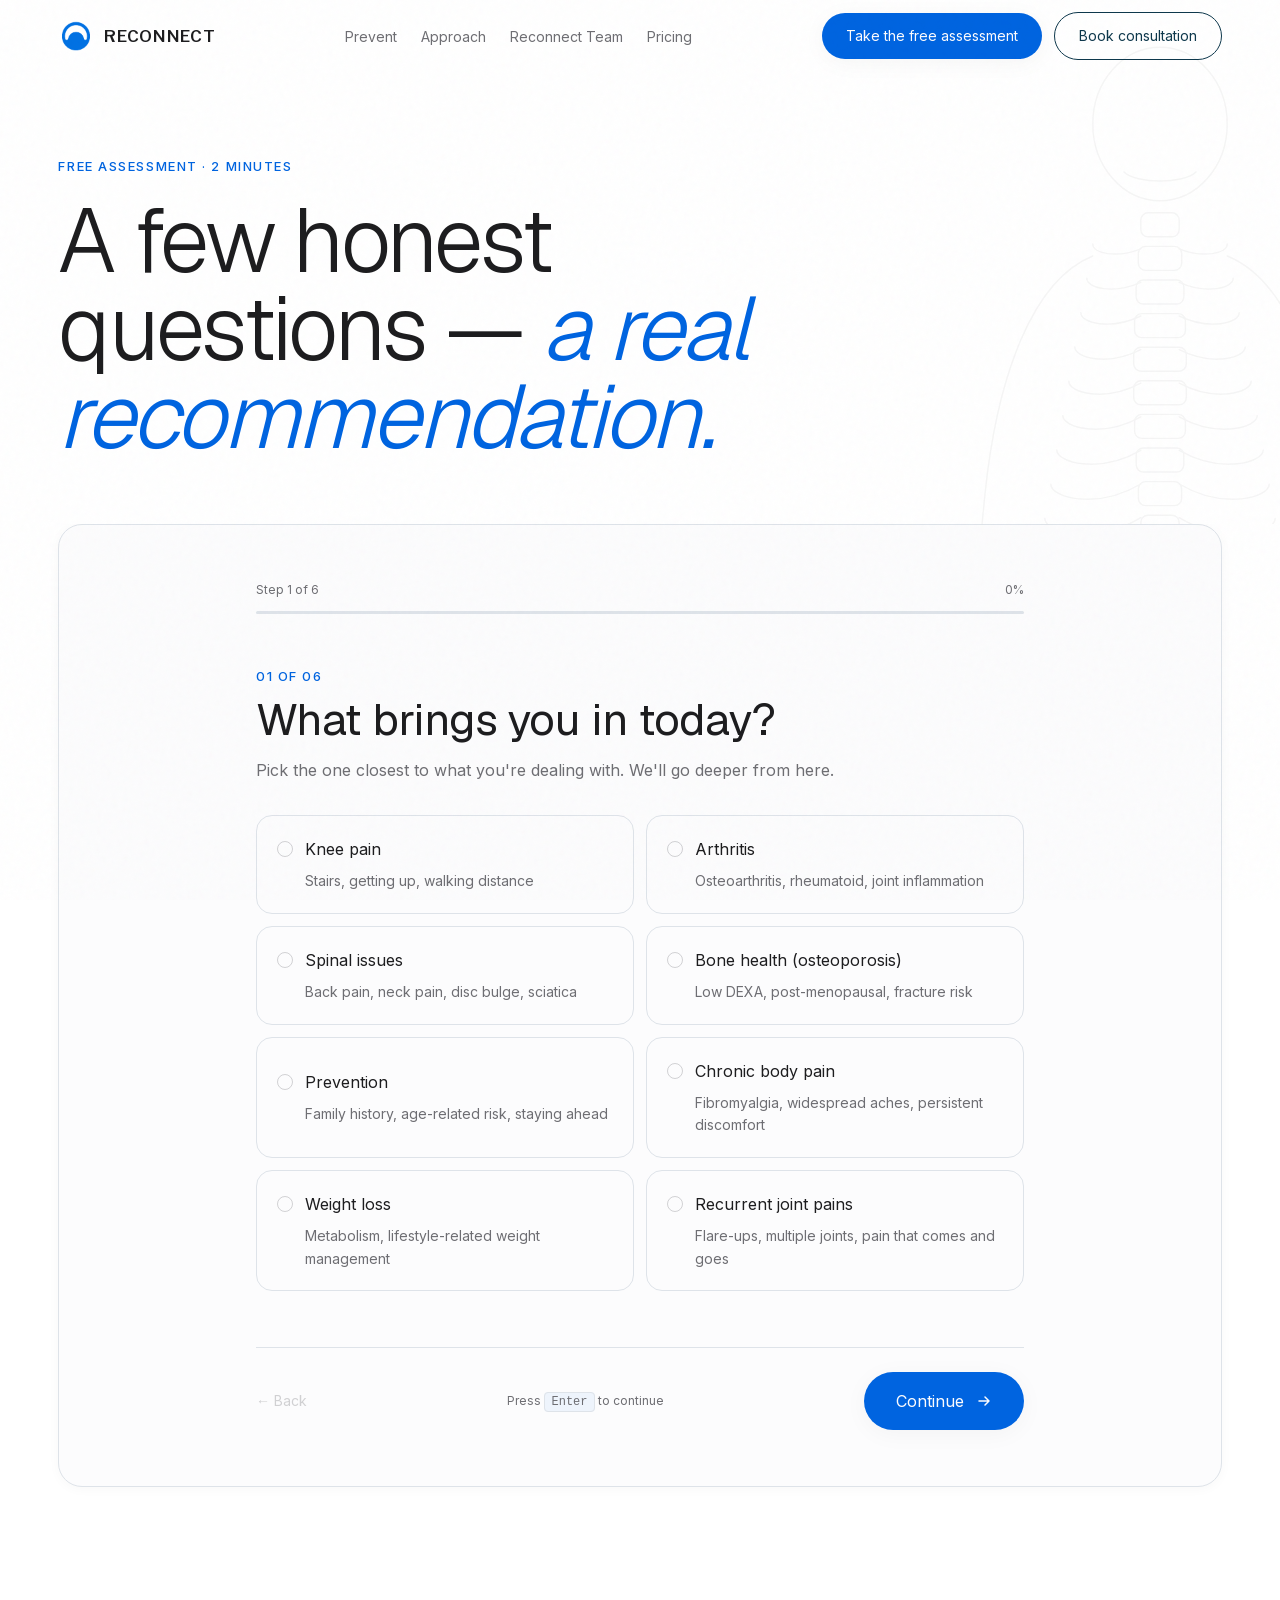
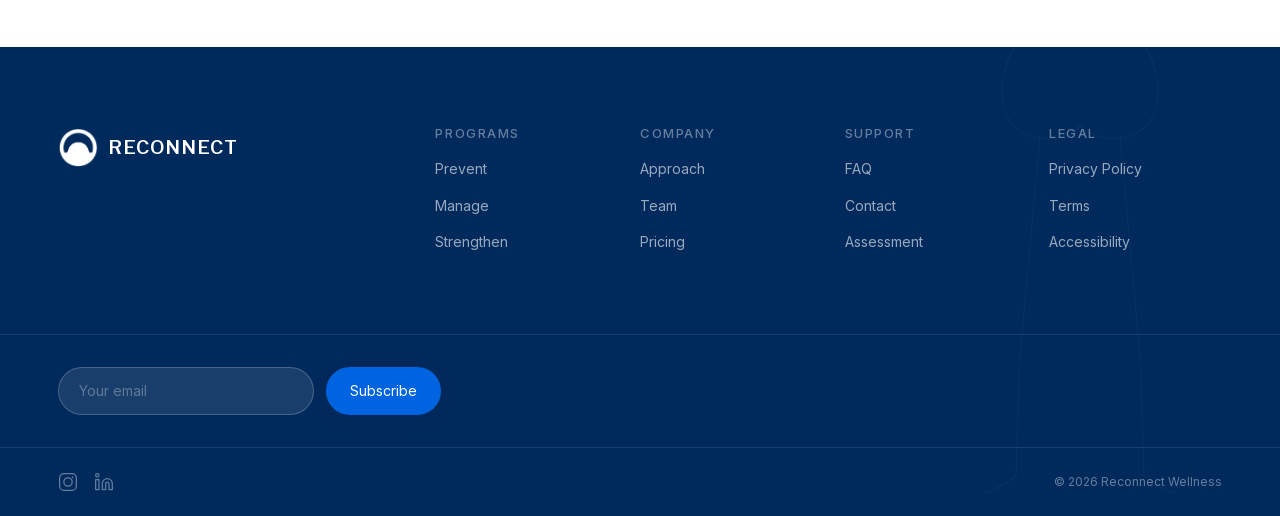
<file: assessment/index.html>
<!DOCTYPE html><html lang="en" data-scroll-behavior="smooth" class="geist_efde1a47-module__SZ3kUW__variable inter_7b064e0d-module__MOT0tq__variable libre_franklin_a0a97e02-module__CviBoG__variable"><head><meta charSet="utf-8"/><meta name="viewport" content="width=device-width, initial-scale=1"/><link rel="preload" href="/_next/static/media/83afe278b6a6bb3c-s.p.0q-301v4kxxnr.woff2" as="font" crossorigin="" type="font/woff2"/><link rel="preload" href="/_next/static/media/8a4bb24664ac8500-s.p.0yjesinu1g_v..woff2" as="font" crossorigin="" type="font/woff2"/><link rel="preload" href="/_next/static/media/caa3a2e1cccd8315-s.p.09~u27dqhyhd6.woff2" as="font" crossorigin="" type="font/woff2"/><link rel="preload" as="image" href="/brand/logo.png"/><link rel="preload" as="image" href="/brand/logo-white.png"/><link rel="stylesheet" href="/_next/static/chunks/0l0.y6ah8-_4v.css" data-precedence="next"/><link rel="preload" as="script" fetchPriority="low" href="/_next/static/chunks/05657rftlrwg~.js"/><script src="/_next/static/chunks/0pqt~8bl3ukh4.js" async=""></script><script src="/_next/static/chunks/13b.1zrnxoedg.js" async=""></script><script src="/_next/static/chunks/10u3y4bw1ayzs.js" async=""></script><script src="/_next/static/chunks/turbopack-0g6w~9edbofyu.js" async=""></script><script src="/_next/static/chunks/040r4yh74-d1~.js" async=""></script><script src="/_next/static/chunks/0wwa_gf35mus_.js" async=""></script><script src="/_next/static/chunks/0d3shmwh5_nmn.js" async=""></script><script src="/_next/static/chunks/1077g~60jqny8.js" async=""></script><link rel="preload" href="https://fonts.googleapis.com/css2?family=Material+Symbols+Outlined:opsz,wght,FILL,GRAD@24,400,0,0" as="style"/><link rel="preconnect" href="https://fonts.gstatic.com" crossorigin="anonymous"/><meta name="next-size-adjust" content=""/><title>Free Assessment | Reconnect Wellness</title><meta name="description" content="A free, 2-minute medical-led assessment. We confirm the right Reconnect program for your condition — reviewed by our clinical team within one working day."/><meta name="keywords" content="arthritis exercise program,knee pain strength training,rheumatologist-led fitness India,osteoporosis exercise,back pain exercise,disc bulge exercise,joint pain treatment without surgery,strength training for arthritis,bone health program"/><meta name="robots" content="index, follow"/><link rel="canonical" href="https://reconnect.health/"/><meta property="og:title" content="Reconnect Wellness | Stronger Joints. Denser Bones."/><meta property="og:description" content="Doctor-designed strength &amp; nutrition program for joint pain, arthritis, and bone health. Personalized, evidence-backed."/><meta property="og:site_name" content="Reconnect Wellness"/><meta property="og:locale" content="en_IN"/><meta property="og:image" content="https://reconnect.health/og-image.jpg"/><meta property="og:image:width" content="1200"/><meta property="og:image:height" content="630"/><meta property="og:image:alt" content="Reconnect Wellness - Joint Pain &amp; Arthritis Exercise Program"/><meta property="og:type" content="website"/><meta name="twitter:card" content="summary_large_image"/><meta name="twitter:title" content="Reconnect Wellness | Joint Pain &amp; Arthritis Relief"/><meta name="twitter:description" content="Doctor-designed strength &amp; nutrition program for arthritis, joint pain, and bone health."/><meta name="twitter:image" content="https://reconnect.health/og-image.jpg"/><link rel="icon" href="/favicon.ico?favicon.0iaoohckw3pdw.ico" sizes="128x128" type="image/x-icon"/><link rel="icon" href="/icon.png?icon.0is9i~bjyypzn.png" sizes="256x256" type="image/png"/><script type="application/ld+json">{"@context":"https://schema.org","@type":"LocalBusiness","name":"Reconnect Wellness","description":"Doctor-designed strength and nutrition program for joint pain, arthritis, and bone health","url":"https://reconnect.health","image":"https://reconnect.health/og-image.jpg","areaServed":"IN","priceRange":"₹₹","serviceType":["Online Fitness Program","Nutrition Coaching"],"founder":{"@type":"Person","name":"Dr. Shruthi Desai","jobTitle":"Rheumatologist"},"offers":{"@type":"AggregateOffer","priceCurrency":"INR","description":"Personalized strength training and nutrition programs for arthritis, joint pain, and bone health"},"sameAs":["https://www.instagram.com/reconnectwellness","https://www.linkedin.com/company/reconnectwellness"]}</script><link rel="stylesheet" href="https://fonts.googleapis.com/css2?family=Material+Symbols+Outlined:opsz,wght,FILL,GRAD@24,400,0,0"/><script src="/_next/static/chunks/03~yq9q893hmn.js" noModule=""></script></head><body class="min-h-dvh flex flex-col bg-bone text-ink antialiased overflow-x-hidden"><div hidden=""><!--$--><!--/$--></div><header class="fixed top-0 left-0 right-0 z-50 transition-all duration-300 ease-[cubic-bezier(0.16,1,0.3,1)] bg-transparent border-b border-transparent" style="padding-top:env(safe-area-inset-top)"><nav class="container-site flex items-center justify-between h-16 md:h-[72px]"><a class="flex items-center gap-2.5 group shrink-0" aria-label="Reconnect home" href="/"><img src="/brand/logo.png" alt="" aria-hidden="true" class="h-9 w-9 object-contain"/><span class="text-[1.05rem] font-semibold tracking-[0.04em] leading-none transition-colors duration-300 text-ink" style="font-family:var(--font-brand)">RECONNECT</span></a><ul class="hidden xl:flex items-center gap-6 2xl:gap-8"><li><a class="text-body-sm font-medium transition-colors duration-200 text-ink-soft hover:text-ink" href="/programs/prevent/">Prevent</a></li><li><a class="text-body-sm font-medium transition-colors duration-200 text-ink-soft hover:text-ink" href="/approach/">Approach</a></li><li><a class="text-body-sm font-medium transition-colors duration-200 text-ink-soft hover:text-ink" href="/reconnect-team/">Reconnect Team</a></li><li><a class="text-body-sm font-medium transition-colors duration-200 text-ink-soft hover:text-ink" href="/pricing/">Pricing</a></li></ul><div class="hidden xl:flex items-center gap-3 shrink-0"><a class="group inline-flex items-center justify-center gap-2 font-medium rounded-pill transition-all duration-300 ease-[cubic-bezier(0.16,1,0.3,1)] cursor-pointer select-none disabled:opacity-50 disabled:pointer-events-none bg-clay text-calcium hover:bg-clay-dark shadow-soft hover:shadow-lifted px-6 py-3 text-body-sm whitespace-nowrap" href="/assessment/">Take the free assessment</a><a class="group inline-flex items-center justify-center gap-2 font-medium rounded-pill transition-all duration-300 ease-[cubic-bezier(0.16,1,0.3,1)] cursor-pointer select-none disabled:opacity-50 disabled:pointer-events-none border border-sage text-sage hover:bg-sage/5 px-6 py-3 text-body-sm whitespace-nowrap" href="/contact/">Book consultation</a></div><button class="xl:hidden flex flex-col justify-center items-center gap-[5px] w-10 h-10 -mr-2" aria-label="Open menu" aria-expanded="false"><span class="block h-[2px] w-6 transition-all duration-400 ease-[cubic-bezier(0.16,1,0.3,1)] bg-ink origin-center "></span><span class="block h-[2px] w-6 transition-all duration-400 ease-[cubic-bezier(0.16,1,0.3,1)] bg-ink "></span><span class="block h-[2px] w-6 transition-all duration-400 ease-[cubic-bezier(0.16,1,0.3,1)] bg-ink origin-center "></span></button></nav></header><main class="flex-1"><section class="relative overflow-hidden bg-bone pt-32 md:pt-40 pb-12 md:pb-16"><svg viewBox="0 0 200 600" fill="none" stroke="currentColor" stroke-width="0.6" stroke-linecap="round" stroke-linejoin="round" class="watermark text-ink right-[-120px] top-[40px] w-[480px] hidden md:block" aria-hidden="true"><ellipse cx="100" cy="35" rx="28" ry="32"></ellipse><path d="M85 55c5 5 25 5 30 0"></path><rect x="92" y="72" width="16" height="10" rx="3"></rect><rect x="90.97130657763364" y="86" width="18.057386844732708" height="10" rx="3"></rect><rect x="90.06734693828693" y="100" width="19.865306123426144" height="10" rx="3"></rect><rect x="89.39773032321796" y="114" width="21.2045393535641" height="10" rx="3"></rect><rect x="89.04365081003462" y="128" width="21.91269837993076" height="10" rx="3"></rect><rect x="89.04804215937818" y="142" width="21.90391568124362" height="10" rx="3"></rect><rect x="89.41037190005338" y="156" width="21.179256199893246" height="10" rx="3"></rect><rect x="90.08670589359649" y="170" width="19.826588212807025" height="10" rx="3"></rect><rect x="90.99503554953229" y="184" width="18.00992890093543" height="10" rx="3"></rect><rect x="92.02522174210145" y="198" width="15.949556515797108" height="10" rx="3"></rect><rect x="93.05234968306885" y="212" width="13.89530063386228" height="10" rx="3"></rect><rect x="93.9518754111955" y="226" width="12.096249177608998" height="10" rx="3"></rect><rect x="94.61472731724076" y="240" width="10.770545365518473" height="10" rx="3"></rect><rect x="94.9605315755097" y="254" width="10.07893684898058" height="10" rx="3"></rect><rect x="94.947357837873" y="268" width="10.105284324254004" height="10" rx="3"></rect><rect x="94.57680348027978" y="282" width="10.846393039440448" height="10" rx="3"></rect><rect x="93.89379991361696" y="296" width="12.21240017276607" height="10" rx="3"></rect><rect x="92.98116444460922" y="310" width="14.03767111078155" height="10" rx="3"></rect><rect x="91.94955829854695" y="324" width="16.1008834029061" height="10" rx="3"></rect><rect x="90.9240684395216" y="338" width="18.151863120956797" height="10" rx="3"></rect><g><path d="M92 87c-10 4-20 2-20 -2"></path><path d="M108 87c10 4 20 2 20 -2"></path></g><g><path d="M92 101c-11.25 5-22.5 2.5-22.5 -1.7"></path><path d="M108 101c11.25 5 22.5 2.5 22.5 -1.7"></path></g><g><path d="M92 115c-12.5 6-25 3-25 -1.4"></path><path d="M108 115c12.5 6 25 3 25 -1.4"></path></g><g><path d="M92 129c-13.75 7-27.5 3.5-27.5 -1.1"></path><path d="M108 129c13.75 7 27.5 3.5 27.5 -1.1"></path></g><g><path d="M92 143c-15 8-30 4-30 -0.8"></path><path d="M108 143c15 8 30 4 30 -0.8"></path></g><g><path d="M92 157c-16.25 9-32.5 4.5-32.5 -0.5"></path><path d="M108 157c16.25 9 32.5 4.5 32.5 -0.5"></path></g><g><path d="M92 171c-17.5 10-35 5-35 -0.20000000000000018"></path><path d="M108 171c17.5 10 35 5 35 -0.20000000000000018"></path></g><g><path d="M92 185c-18.75 11-37.5 5.5-37.5 0.10000000000000009"></path><path d="M108 185c18.75 11 37.5 5.5 37.5 0.10000000000000009"></path></g><g><path d="M92 199c-20 12-40 6-40 0.3999999999999999"></path><path d="M108 199c20 12 40 6 40 0.3999999999999999"></path></g><g><path d="M92 213c-21.25 13-42.5 6.5-42.5 0.6999999999999997"></path><path d="M108 213c21.25 13 42.5 6.5 42.5 0.6999999999999997"></path></g><path d="M70 360c-15 25-10 45 5 50s25-5 25-5"></path><path d="M130 360c15 25 10 45-5 50s-25-5-25-5"></path><path d="M72 90c-25 10-40 50-45 100s-5 60 0 80"></path><path d="M128 90c25 10 40 50 45 100s5 60 0 80"></path><line x1="80" y1="410" x2="70" y2="520"></line><line x1="120" y1="410" x2="130" y2="520"></line><line x1="70" y1="520" x2="68" y2="580"></line><line x1="130" y1="520" x2="132" y2="580"></line><path d="M68 580c-8 5-12 8-15 8"></path><path d="M132 580c8 5 12 8 15 8"></path></svg><div class="container-site relative"><div class="max-w-3xl"><div class="" style="opacity:0;filter:blur(4px);transform:translateY(24px)"><p class="text-eyebrow text-clay">Free assessment · 2 minutes</p></div><div class="" style="opacity:0;filter:blur(4px);transform:translateY(24px)"><h1 class="text-hero text-ink mt-6">A few honest questions —<!-- --> <span class="serif-italic text-clay">a real recommendation.</span></h1></div></div></div></section><section class="bg-bone pb-32 md:pb-40"><div class="container-site"><div class="bg-calcium rounded-[24px] p-6 sm:p-10 md:p-14 hairline shadow-card"><div class="max-w-3xl mx-auto"><div class="mb-10 md:mb-14"><div class="flex items-center justify-between text-caption text-ink-soft mb-3"><span>Step <!-- -->1<!-- --> of <!-- -->6</span><span>0<!-- -->%</span></div><div class="relative h-[3px] rounded-full bg-line overflow-hidden"><div class="absolute inset-y-0 left-0 bg-clay rounded-full" style="width:0%"></div></div></div><div style="opacity:0;transform:translateX(24px)"><fieldset><div class="flex flex-col gap-3"><p class="text-eyebrow text-clay">01 of 06</p><h2 class="text-h2 font-display text-ink leading-tight">What brings you in today?</h2><p class="text-body text-ink-soft max-w-2xl">Pick the one closest to what you&#x27;re dealing with. We&#x27;ll go deeper from here.</p></div><div class="grid grid-cols-1 sm:grid-cols-2 gap-3 mt-8"><button type="button" aria-pressed="false" class="group relative text-left rounded-[16px] p-5 border transition-all duration-300 ease-[cubic-bezier(0.16,1,0.3,1)] bg-calcium border-line text-ink hover:border-ink-soft/40 hover:bg-bone-deep/40"><div class="flex items-center gap-3"><span class="inline-block w-4 h-4 rounded-full border border-ink-soft/30" aria-hidden="true"></span><span class="text-body font-medium">Knee pain</span></div><p class="text-body-sm text-ink-soft mt-2 pl-7">Stairs, getting up, walking distance</p></button><button type="button" aria-pressed="false" class="group relative text-left rounded-[16px] p-5 border transition-all duration-300 ease-[cubic-bezier(0.16,1,0.3,1)] bg-calcium border-line text-ink hover:border-ink-soft/40 hover:bg-bone-deep/40"><div class="flex items-center gap-3"><span class="inline-block w-4 h-4 rounded-full border border-ink-soft/30" aria-hidden="true"></span><span class="text-body font-medium">Arthritis</span></div><p class="text-body-sm text-ink-soft mt-2 pl-7">Osteoarthritis, rheumatoid, joint inflammation</p></button><button type="button" aria-pressed="false" class="group relative text-left rounded-[16px] p-5 border transition-all duration-300 ease-[cubic-bezier(0.16,1,0.3,1)] bg-calcium border-line text-ink hover:border-ink-soft/40 hover:bg-bone-deep/40"><div class="flex items-center gap-3"><span class="inline-block w-4 h-4 rounded-full border border-ink-soft/30" aria-hidden="true"></span><span class="text-body font-medium">Spinal issues</span></div><p class="text-body-sm text-ink-soft mt-2 pl-7">Back pain, neck pain, disc bulge, sciatica</p></button><button type="button" aria-pressed="false" class="group relative text-left rounded-[16px] p-5 border transition-all duration-300 ease-[cubic-bezier(0.16,1,0.3,1)] bg-calcium border-line text-ink hover:border-ink-soft/40 hover:bg-bone-deep/40"><div class="flex items-center gap-3"><span class="inline-block w-4 h-4 rounded-full border border-ink-soft/30" aria-hidden="true"></span><span class="text-body font-medium">Bone health (osteoporosis)</span></div><p class="text-body-sm text-ink-soft mt-2 pl-7">Low DEXA, post-menopausal, fracture risk</p></button><button type="button" aria-pressed="false" class="group relative text-left rounded-[16px] p-5 border transition-all duration-300 ease-[cubic-bezier(0.16,1,0.3,1)] bg-calcium border-line text-ink hover:border-ink-soft/40 hover:bg-bone-deep/40"><div class="flex items-center gap-3"><span class="inline-block w-4 h-4 rounded-full border border-ink-soft/30" aria-hidden="true"></span><span class="text-body font-medium">Prevention</span></div><p class="text-body-sm text-ink-soft mt-2 pl-7">Family history, age-related risk, staying ahead</p></button><button type="button" aria-pressed="false" class="group relative text-left rounded-[16px] p-5 border transition-all duration-300 ease-[cubic-bezier(0.16,1,0.3,1)] bg-calcium border-line text-ink hover:border-ink-soft/40 hover:bg-bone-deep/40"><div class="flex items-center gap-3"><span class="inline-block w-4 h-4 rounded-full border border-ink-soft/30" aria-hidden="true"></span><span class="text-body font-medium">Chronic body pain</span></div><p class="text-body-sm text-ink-soft mt-2 pl-7">Fibromyalgia, widespread aches, persistent discomfort</p></button><button type="button" aria-pressed="false" class="group relative text-left rounded-[16px] p-5 border transition-all duration-300 ease-[cubic-bezier(0.16,1,0.3,1)] bg-calcium border-line text-ink hover:border-ink-soft/40 hover:bg-bone-deep/40"><div class="flex items-center gap-3"><span class="inline-block w-4 h-4 rounded-full border border-ink-soft/30" aria-hidden="true"></span><span class="text-body font-medium">Weight loss</span></div><p class="text-body-sm text-ink-soft mt-2 pl-7">Metabolism, lifestyle-related weight management</p></button><button type="button" aria-pressed="false" class="group relative text-left rounded-[16px] p-5 border transition-all duration-300 ease-[cubic-bezier(0.16,1,0.3,1)] bg-calcium border-line text-ink hover:border-ink-soft/40 hover:bg-bone-deep/40"><div class="flex items-center gap-3"><span class="inline-block w-4 h-4 rounded-full border border-ink-soft/30" aria-hidden="true"></span><span class="text-body font-medium">Recurrent joint pains</span></div><p class="text-body-sm text-ink-soft mt-2 pl-7">Flare-ups, multiple joints, pain that comes and goes</p></button></div></fieldset></div><div class="mt-10 md:mt-14 flex items-center justify-between gap-4 border-t border-line pt-6"><button disabled="" class="text-body-sm font-medium text-ink-soft hover:text-ink disabled:opacity-30 disabled:cursor-not-allowed transition-colors duration-200">← Back</button><p class="hidden sm:block text-caption text-ink-soft">Press <kbd class="px-1.5 py-0.5 rounded bg-bone-deep border border-line">Enter</kbd> to continue</p><button type="button" class="group inline-flex items-center justify-center gap-2 font-medium rounded-pill transition-all duration-300 ease-[cubic-bezier(0.16,1,0.3,1)] cursor-pointer select-none disabled:opacity-50 disabled:pointer-events-none bg-clay text-calcium hover:bg-clay-dark shadow-soft hover:shadow-lifted px-8 py-4 text-body ">Continue<svg width="16" height="16" viewBox="0 0 16 16" fill="none" class="ml-1 transition-transform duration-300 group-hover:translate-x-1" aria-hidden="true"><path d="M3 8h10m0 0L9 4m4 4L9 12" stroke="currentColor" stroke-width="1.5" stroke-linecap="round" stroke-linejoin="round"></path></svg></button></div></div></div></div></section><!--$--><!--/$--></main><footer class="relative overflow-hidden mt-auto"><section class="relative bg-sage-deep text-bone"><div class="container-site py-16 md:py-20"><div class="grid grid-cols-1 sm:grid-cols-2 lg:grid-cols-[2fr_1fr_1fr_1fr_1fr] gap-10 md:gap-8"><div class="sm:col-span-2 lg:col-span-1"><a class="flex items-center gap-2.5 mb-4" aria-label="Reconnect home" href="/"><img src="/brand/logo-white.png" alt="" aria-hidden="true" class="h-10 w-10 object-contain"/><span class="text-[1.2rem] font-semibold tracking-[0.04em] text-bone leading-none" style="font-family:var(--font-brand)">RECONNECT</span></a></div><div><h3 class="text-eyebrow text-bone/40 mb-4">Programs</h3><ul class="flex flex-col gap-3"><li><a class="text-body-sm text-bone/60 hover:text-bone transition-colors duration-200" href="/programs/prevent/">Prevent</a></li><li><a class="text-body-sm text-bone/60 hover:text-bone transition-colors duration-200" href="/programs/manage/">Manage</a></li><li><a class="text-body-sm text-bone/60 hover:text-bone transition-colors duration-200" href="/programs/strengthen/">Strengthen</a></li></ul></div><div><h3 class="text-eyebrow text-bone/40 mb-4">Company</h3><ul class="flex flex-col gap-3"><li><a class="text-body-sm text-bone/60 hover:text-bone transition-colors duration-200" href="/approach/">Approach</a></li><li><a class="text-body-sm text-bone/60 hover:text-bone transition-colors duration-200" href="/reconnect-team/">Team</a></li><li><a class="text-body-sm text-bone/60 hover:text-bone transition-colors duration-200" href="/pricing/">Pricing</a></li></ul></div><div><h3 class="text-eyebrow text-bone/40 mb-4">Support</h3><ul class="flex flex-col gap-3"><li><a class="text-body-sm text-bone/60 hover:text-bone transition-colors duration-200" href="/contact/#faq">FAQ</a></li><li><a class="text-body-sm text-bone/60 hover:text-bone transition-colors duration-200" href="/contact/">Contact</a></li><li><a class="text-body-sm text-bone/60 hover:text-bone transition-colors duration-200" href="/assessment/">Assessment</a></li></ul></div><div><h3 class="text-eyebrow text-bone/40 mb-4">Legal</h3><ul class="flex flex-col gap-3"><li><a class="text-body-sm text-bone/60 hover:text-bone transition-colors duration-200" href="#">Privacy Policy</a></li><li><a class="text-body-sm text-bone/60 hover:text-bone transition-colors duration-200" href="#">Terms</a></li><li><a class="text-body-sm text-bone/60 hover:text-bone transition-colors duration-200" href="#">Accessibility</a></li></ul></div></div></div><div class="border-t border-bone/10"><div class="container-site py-8 flex flex-col md:flex-row items-start md:items-center justify-between gap-6"><form class="flex flex-col sm:flex-row gap-3 w-full md:w-auto"><input type="email" required="" placeholder="Your email" class="bg-bone/10 border border-bone/20 text-bone placeholder:text-bone/30 rounded-pill px-5 py-3 text-body-sm outline-none focus:border-bone/40 transition-colors duration-200 w-full sm:w-64" value=""/><button type="submit" class="group inline-flex items-center justify-center gap-2 font-medium rounded-pill transition-all duration-300 ease-[cubic-bezier(0.16,1,0.3,1)] cursor-pointer select-none disabled:opacity-50 disabled:pointer-events-none bg-clay text-calcium hover:bg-clay-dark shadow-soft hover:shadow-lifted px-6 py-3 text-body-sm ">Subscribe</button></form></div></div><div class="border-t border-bone/10"><div class="container-site py-6 flex flex-col md:flex-row items-center justify-between gap-4"><div class="flex items-center gap-4"><a href="https://instagram.com" target="_blank" rel="noopener noreferrer" aria-label="Instagram" class="text-bone/40 hover:text-bone transition-colors duration-200"><svg viewBox="0 0 24 24" fill="none" stroke="currentColor" stroke-width="1.5" stroke-linecap="round" stroke-linejoin="round" class="w-5 h-5" aria-hidden="true"><rect x="2" y="2" width="20" height="20" rx="5"></rect><circle cx="12" cy="12" r="5"></circle><circle cx="17.5" cy="6.5" r="1" fill="currentColor" stroke="none"></circle></svg></a><a href="https://linkedin.com" target="_blank" rel="noopener noreferrer" aria-label="LinkedIn" class="text-bone/40 hover:text-bone transition-colors duration-200"><svg viewBox="0 0 24 24" fill="none" stroke="currentColor" stroke-width="1.5" stroke-linecap="round" stroke-linejoin="round" class="w-5 h-5" aria-hidden="true"><path d="M16 8a6 6 0 0 1 6 6v7h-4v-7a2 2 0 0 0-4 0v7h-4v-7a6 6 0 0 1 6-6z"></path><rect x="2" y="9" width="4" height="12"></rect><circle cx="4" cy="4" r="2"></circle></svg></a></div><p class="text-caption text-bone/40">© 2026 Reconnect Wellness</p></div></div><svg viewBox="0 0 200 600" fill="none" stroke="currentColor" stroke-width="0.6" stroke-linecap="round" stroke-linejoin="round" class="absolute bottom-0 right-0 w-[400px] opacity-[0.03] text-bone pointer-events-none" aria-hidden="true"><ellipse cx="100" cy="35" rx="28" ry="32"></ellipse><path d="M85 55c5 5 25 5 30 0"></path><rect x="92" y="72" width="16" height="10" rx="3"></rect><rect x="90.97130657763364" y="86" width="18.057386844732708" height="10" rx="3"></rect><rect x="90.06734693828693" y="100" width="19.865306123426144" height="10" rx="3"></rect><rect x="89.39773032321796" y="114" width="21.2045393535641" height="10" rx="3"></rect><rect x="89.04365081003462" y="128" width="21.91269837993076" height="10" rx="3"></rect><rect x="89.04804215937818" y="142" width="21.90391568124362" height="10" rx="3"></rect><rect x="89.41037190005338" y="156" width="21.179256199893246" height="10" rx="3"></rect><rect x="90.08670589359649" y="170" width="19.826588212807025" height="10" rx="3"></rect><rect x="90.99503554953229" y="184" width="18.00992890093543" height="10" rx="3"></rect><rect x="92.02522174210145" y="198" width="15.949556515797108" height="10" rx="3"></rect><rect x="93.05234968306885" y="212" width="13.89530063386228" height="10" rx="3"></rect><rect x="93.9518754111955" y="226" width="12.096249177608998" height="10" rx="3"></rect><rect x="94.61472731724076" y="240" width="10.770545365518473" height="10" rx="3"></rect><rect x="94.9605315755097" y="254" width="10.07893684898058" height="10" rx="3"></rect><rect x="94.947357837873" y="268" width="10.105284324254004" height="10" rx="3"></rect><rect x="94.57680348027978" y="282" width="10.846393039440448" height="10" rx="3"></rect><rect x="93.89379991361696" y="296" width="12.21240017276607" height="10" rx="3"></rect><rect x="92.98116444460922" y="310" width="14.03767111078155" height="10" rx="3"></rect><rect x="91.94955829854695" y="324" width="16.1008834029061" height="10" rx="3"></rect><rect x="90.9240684395216" y="338" width="18.151863120956797" height="10" rx="3"></rect><g><path d="M92 87c-10 4-20 2-20 -2"></path><path d="M108 87c10 4 20 2 20 -2"></path></g><g><path d="M92 101c-11.25 5-22.5 2.5-22.5 -1.7"></path><path d="M108 101c11.25 5 22.5 2.5 22.5 -1.7"></path></g><g><path d="M92 115c-12.5 6-25 3-25 -1.4"></path><path d="M108 115c12.5 6 25 3 25 -1.4"></path></g><g><path d="M92 129c-13.75 7-27.5 3.5-27.5 -1.1"></path><path d="M108 129c13.75 7 27.5 3.5 27.5 -1.1"></path></g><g><path d="M92 143c-15 8-30 4-30 -0.8"></path><path d="M108 143c15 8 30 4 30 -0.8"></path></g><g><path d="M92 157c-16.25 9-32.5 4.5-32.5 -0.5"></path><path d="M108 157c16.25 9 32.5 4.5 32.5 -0.5"></path></g><g><path d="M92 171c-17.5 10-35 5-35 -0.20000000000000018"></path><path d="M108 171c17.5 10 35 5 35 -0.20000000000000018"></path></g><g><path d="M92 185c-18.75 11-37.5 5.5-37.5 0.10000000000000009"></path><path d="M108 185c18.75 11 37.5 5.5 37.5 0.10000000000000009"></path></g><g><path d="M92 199c-20 12-40 6-40 0.3999999999999999"></path><path d="M108 199c20 12 40 6 40 0.3999999999999999"></path></g><g><path d="M92 213c-21.25 13-42.5 6.5-42.5 0.6999999999999997"></path><path d="M108 213c21.25 13 42.5 6.5 42.5 0.6999999999999997"></path></g><path d="M70 360c-15 25-10 45 5 50s25-5 25-5"></path><path d="M130 360c15 25 10 45-5 50s-25-5-25-5"></path><path d="M72 90c-25 10-40 50-45 100s-5 60 0 80"></path><path d="M128 90c25 10 40 50 45 100s5 60 0 80"></path><line x1="80" y1="410" x2="70" y2="520"></line><line x1="120" y1="410" x2="130" y2="520"></line><line x1="70" y1="520" x2="68" y2="580"></line><line x1="130" y1="520" x2="132" y2="580"></line><path d="M68 580c-8 5-12 8-15 8"></path><path d="M132 580c8 5 12 8 15 8"></path></svg></section></footer><script src="/_next/static/chunks/05657rftlrwg~.js" id="_R_" async=""></script><script>(self.__next_f=self.__next_f||[]).push([0])</script><script>self.__next_f.push([1,"1:\"$Sreact.fragment\"\n2:I[20032,[\"/_next/static/chunks/040r4yh74-d1~.js\",\"/_next/static/chunks/0wwa_gf35mus_.js\",\"/_next/static/chunks/0d3shmwh5_nmn.js\"],\"default\"]\n3:I[84834,[\"/_next/static/chunks/040r4yh74-d1~.js\",\"/_next/static/chunks/0wwa_gf35mus_.js\",\"/_next/static/chunks/0d3shmwh5_nmn.js\"],\"default\"]\n4:I[39756,[\"/_next/static/chunks/040r4yh74-d1~.js\",\"/_next/static/chunks/0wwa_gf35mus_.js\",\"/_next/static/chunks/0d3shmwh5_nmn.js\"],\"default\"]\n5:I[37457,[\"/_next/static/chunks/040r4yh74-d1~.js\",\"/_next/static/chunks/0wwa_gf35mus_.js\",\"/_next/static/chunks/0d3shmwh5_nmn.js\"],\"default\"]\n6:I[13642,[\"/_next/static/chunks/040r4yh74-d1~.js\",\"/_next/static/chunks/0wwa_gf35mus_.js\",\"/_next/static/chunks/0d3shmwh5_nmn.js\"],\"default\"]\n33:I[68027,[\"/_next/static/chunks/040r4yh74-d1~.js\",\"/_next/static/chunks/0wwa_gf35mus_.js\",\"/_next/static/chunks/0d3shmwh5_nmn.js\"],\"default\",1]\n:HL[\"/_next/static/chunks/0l0.y6ah8-_4v.css\",\"style\"]\n:HL[\"/_next/static/media/83afe278b6a6bb3c-s.p.0q-301v4kxxnr.woff2\",\"font\",{\"crossOrigin\":\"\",\"type\":\"font/woff2\"}]\n:HL[\"/_next/static/media/8a4bb24664ac8500-s.p.0yjesinu1g_v..woff2\",\"font\",{\"crossOrigin\":\"\",\"type\":\"font/woff2\"}]\n:HL[\"/_next/static/media/caa3a2e1cccd8315-s.p.09~u27dqhyhd6.woff2\",\"font\",{\"crossOrigin\":\"\",\"type\":\"font/woff2\"}]\n:HL[\"https://fonts.googleapis.com/css2?family=Material+Symbols+Outlined:opsz,wght,FILL,GRAD@24,400,0,0\",\"style\"]\n"])</script><script>self.__next_f.push([1,"0:{\"P\":null,\"c\":[\"\",\"assessment\",\"\"],\"q\":\"\",\"i\":false,\"f\":[[[\"\",{\"children\":[\"assessment\",{\"children\":[\"__PAGE__\",{}]}]},\"$undefined\",\"$undefined\",16],[[\"$\",\"$1\",\"c\",{\"children\":[[[\"$\",\"link\",\"0\",{\"rel\":\"stylesheet\",\"href\":\"/_next/static/chunks/0l0.y6ah8-_4v.css\",\"precedence\":\"next\",\"crossOrigin\":\"$undefined\",\"nonce\":\"$undefined\"}],[\"$\",\"script\",\"script-0\",{\"src\":\"/_next/static/chunks/040r4yh74-d1~.js\",\"async\":true,\"nonce\":\"$undefined\"}],[\"$\",\"script\",\"script-1\",{\"src\":\"/_next/static/chunks/0wwa_gf35mus_.js\",\"async\":true,\"nonce\":\"$undefined\"}],[\"$\",\"script\",\"script-2\",{\"src\":\"/_next/static/chunks/0d3shmwh5_nmn.js\",\"async\":true,\"nonce\":\"$undefined\"}]],[\"$\",\"html\",null,{\"lang\":\"en\",\"data-scroll-behavior\":\"smooth\",\"className\":\"geist_efde1a47-module__SZ3kUW__variable inter_7b064e0d-module__MOT0tq__variable libre_franklin_a0a97e02-module__CviBoG__variable\",\"children\":[[\"$\",\"head\",null,{\"children\":[[\"$\",\"script\",null,{\"type\":\"application/ld+json\",\"dangerouslySetInnerHTML\":{\"__html\":\"{\\\"@context\\\":\\\"https://schema.org\\\",\\\"@type\\\":\\\"LocalBusiness\\\",\\\"name\\\":\\\"Reconnect Wellness\\\",\\\"description\\\":\\\"Doctor-designed strength and nutrition program for joint pain, arthritis, and bone health\\\",\\\"url\\\":\\\"https://reconnect.health\\\",\\\"image\\\":\\\"https://reconnect.health/og-image.jpg\\\",\\\"areaServed\\\":\\\"IN\\\",\\\"priceRange\\\":\\\"₹₹\\\",\\\"serviceType\\\":[\\\"Online Fitness Program\\\",\\\"Nutrition Coaching\\\"],\\\"founder\\\":{\\\"@type\\\":\\\"Person\\\",\\\"name\\\":\\\"Dr. Shruthi Desai\\\",\\\"jobTitle\\\":\\\"Rheumatologist\\\"},\\\"offers\\\":{\\\"@type\\\":\\\"AggregateOffer\\\",\\\"priceCurrency\\\":\\\"INR\\\",\\\"description\\\":\\\"Personalized strength training and nutrition programs for arthritis, joint pain, and bone health\\\"},\\\"sameAs\\\":[\\\"https://www.instagram.com/reconnectwellness\\\",\\\"https://www.linkedin.com/company/reconnectwellness\\\"]}\"}}],[\"$\",\"link\",null,{\"rel\":\"preconnect\",\"href\":\"https://fonts.gstatic.com\",\"crossOrigin\":\"anonymous\"}],[\"$\",\"link\",null,{\"rel\":\"stylesheet\",\"href\":\"https://fonts.googleapis.com/css2?family=Material+Symbols+Outlined:opsz,wght,FILL,GRAD@24,400,0,0\"}]]}],[\"$\",\"body\",null,{\"className\":\"min-h-dvh flex flex-col bg-bone text-ink antialiased overflow-x-hidden\",\"children\":[\"$\",\"$L2\",null,{\"children\":[[\"$\",\"$L3\",null,{}],[\"$\",\"main\",null,{\"className\":\"flex-1\",\"children\":[\"$\",\"$L4\",null,{\"parallelRouterKey\":\"children\",\"error\":\"$undefined\",\"errorStyles\":\"$undefined\",\"errorScripts\":\"$undefined\",\"template\":[\"$\",\"$L5\",null,{}],\"templateStyles\":\"$undefined\",\"templateScripts\":\"$undefined\",\"notFound\":[[[\"$\",\"title\",null,{\"children\":\"404: This page could not be found.\"}],[\"$\",\"div\",null,{\"style\":{\"fontFamily\":\"system-ui,\\\"Segoe UI\\\",Roboto,Helvetica,Arial,sans-serif,\\\"Apple Color Emoji\\\",\\\"Segoe UI Emoji\\\"\",\"height\":\"100vh\",\"textAlign\":\"center\",\"display\":\"flex\",\"flexDirection\":\"column\",\"alignItems\":\"center\",\"justifyContent\":\"center\"},\"children\":[\"$\",\"div\",null,{\"children\":[[\"$\",\"style\",null,{\"dangerouslySetInnerHTML\":{\"__html\":\"body{color:#000;background:#fff;margin:0}.next-error-h1{border-right:1px solid rgba(0,0,0,.3)}@media (prefers-color-scheme:dark){body{color:#fff;background:#000}.next-error-h1{border-right:1px solid rgba(255,255,255,.3)}}\"}}],[\"$\",\"h1\",null,{\"className\":\"next-error-h1\",\"style\":{\"display\":\"inline-block\",\"margin\":\"0 20px 0 0\",\"padding\":\"0 23px 0 0\",\"fontSize\":24,\"fontWeight\":500,\"verticalAlign\":\"top\",\"lineHeight\":\"49px\"},\"children\":404}],[\"$\",\"div\",null,{\"style\":{\"display\":\"inline-block\"},\"children\":[\"$\",\"h2\",null,{\"style\":{\"fontSize\":14,\"fontWeight\":400,\"lineHeight\":\"49px\",\"margin\":0},\"children\":\"This page could not be found.\"}]}]]}]}]],[]],\"forbidden\":\"$undefined\",\"unauthorized\":\"$undefined\"}]}],[\"$\",\"$L6\",null,{}]]}]}]]}]]}],{\"children\":[[\"$\",\"$1\",\"c\",{\"children\":[null,[\"$\",\"$L4\",null,{\"parallelRouterKey\":\"children\",\"error\":\"$undefined\",\"errorStyles\":\"$undefined\",\"errorScripts\":\"$undefined\",\"template\":[\"$\",\"$L5\",null,{}],\"templateStyles\":\"$undefined\",\"templateScripts\":\"$undefined\",\"notFound\":\"$undefined\",\"forbidden\":\"$undefined\",\"unauthorized\":\"$undefined\"}]]}],{\"children\":[[\"$\",\"$1\",\"c\",{\"children\":[[[\"$\",\"section\",null,{\"className\":\"relative overflow-hidden bg-bone pt-32 md:pt-40 pb-12 md:pb-16\",\"children\":[[\"$\",\"svg\",null,{\"viewBox\":\"0 0 200 600\",\"fill\":\"none\",\"stroke\":\"currentColor\",\"strokeWidth\":\"0.6\",\"strokeLinecap\":\"round\",\"strokeLinejoin\":\"round\",\"className\":\"watermark text-ink right-[-120px] top-[40px] w-[480px] hidden md:block\",\"aria-hidden\":\"true\",\"children\":[[\"$\",\"ellipse\",null,{\"cx\":\"100\",\"cy\":\"35\",\"rx\":\"28\",\"ry\":\"32\"}],[\"$\",\"path\",null,{\"d\":\"M85 55c5 5 25 5 30 0\"}],[[\"$\",\"rect\",\"v0\",{\"x\":92,\"y\":72,\"width\":16,\"height\":10,\"rx\":\"3\"}],\"$L7\",\"$L8\",\"$L9\",\"$La\",\"$Lb\",\"$Lc\",\"$Ld\",\"$Le\",\"$Lf\",\"$L10\",\"$L11\",\"$L12\",\"$L13\",\"$L14\",\"$L15\",\"$L16\",\"$L17\",\"$L18\",\"$L19\"],[\"$L1a\",\"$L1b\",\"$L1c\",\"$L1d\",\"$L1e\",\"$L1f\",\"$L20\",\"$L21\",\"$L22\",\"$L23\"],\"$L24\",\"$L25\",\"$L26\",\"$L27\",\"$L28\",\"$L29\",\"$L2a\",\"$L2b\",\"$L2c\",\"$L2d\"]}],\"$L2e\"]}],\"$L2f\"],[\"$L30\"],\"$L31\"]}],{},null,false,null]},null,false,null]},null,false,null],\"$L32\",false]],\"m\":\"$undefined\",\"G\":[\"$33\",[\"$L34\"]],\"S\":true,\"h\":null,\"s\":\"$undefined\",\"l\":\"$undefined\",\"p\":\"$undefined\",\"d\":\"$undefined\",\"b\":\"yrFfOhECp9E2i6B2bAaR2\"}\n"])</script><script>self.__next_f.push([1,"35:I[96199,[\"/_next/static/chunks/040r4yh74-d1~.js\",\"/_next/static/chunks/0wwa_gf35mus_.js\",\"/_next/static/chunks/0d3shmwh5_nmn.js\",\"/_next/static/chunks/1077g~60jqny8.js\"],\"default\"]\n36:I[8105,[\"/_next/static/chunks/040r4yh74-d1~.js\",\"/_next/static/chunks/0wwa_gf35mus_.js\",\"/_next/static/chunks/0d3shmwh5_nmn.js\",\"/_next/static/chunks/1077g~60jqny8.js\"],\"default\"]\n37:I[97367,[\"/_next/static/chunks/040r4yh74-d1~.js\",\"/_next/static/chunks/0wwa_gf35mus_.js\",\"/_next/static/chunks/0d3shmwh5_nmn.js\"],\"OutletBoundary\"]\n38:\"$Sreact.suspense\"\n3a:I[97367,[\"/_next/static/chunks/040r4yh74-d1~.js\",\"/_next/static/chunks/0wwa_gf35mus_.js\",\"/_next/static/chunks/0d3shmwh5_nmn.js\"],\"ViewportBoundary\"]\n3c:I[97367,[\"/_next/static/chunks/040r4yh74-d1~.js\",\"/_next/static/chunks/0wwa_gf35mus_.js\",\"/_next/static/chunks/0d3shmwh5_nmn.js\"],\"MetadataBoundary\"]\n7:[\"$\",\"rect\",\"v1\",{\"x\":90.97130657763364,\"y\":86,\"width\":18.057386844732708,\"height\":10,\"rx\":\"3\"}]\n8:[\"$\",\"rect\",\"v2\",{\"x\":90.06734693828693,\"y\":100,\"width\":19.865306123426144,\"height\":10,\"rx\":\"3\"}]\n9:[\"$\",\"rect\",\"v3\",{\"x\":89.39773032321796,\"y\":114,\"width\":21.2045393535641,\"height\":10,\"rx\":\"3\"}]\na:[\"$\",\"rect\",\"v4\",{\"x\":89.04365081003462,\"y\":128,\"width\":21.91269837993076,\"height\":10,\"rx\":\"3\"}]\nb:[\"$\",\"rect\",\"v5\",{\"x\":89.04804215937818,\"y\":142,\"width\":21.90391568124362,\"height\":10,\"rx\":\"3\"}]\nc:[\"$\",\"rect\",\"v6\",{\"x\":89.41037190005338,\"y\":156,\"width\":21.179256199893246,\"height\":10,\"rx\":\"3\"}]\nd:[\"$\",\"rect\",\"v7\",{\"x\":90.08670589359649,\"y\":170,\"width\":19.826588212807025,\"height\":10,\"rx\":\"3\"}]\ne:[\"$\",\"rect\",\"v8\",{\"x\":90.99503554953229,\"y\":184,\"width\":18.00992890093543,\"height\":10,\"rx\":\"3\"}]\nf:[\"$\",\"rect\",\"v9\",{\"x\":92.02522174210145,\"y\":198,\"width\":15.949556515797108,\"height\":10,\"rx\":\"3\"}]\n10:[\"$\",\"rect\",\"v10\",{\"x\":93.05234968306885,\"y\":212,\"width\":13.89530063386228,\"height\":10,\"rx\":\"3\"}]\n11:[\"$\",\"rect\",\"v11\",{\"x\":93.9518754111955,\"y\":226,\"width\":12.096249177608998,\"height\":10,\"rx\":\"3\"}]\n12:[\"$\",\"rect\",\"v12\",{\"x\":94.61472731724076,\"y\":240,\"width\":10.770545365518473,\"height\":10,\"rx\":\"3\"}]\n13:[\"$\",\"rect\",\"v13\",{\"x\":94.9605315755097,\"y\":254,\"width\":10.07893684898058,\"height\":10,\"rx\":\"3\"}]\n14:[\"$\",\"rect\",\"v14\",{\"x\":94.947357837873,\"y\":268,\"width\":10.105284324254004,\"height\":10,\"rx\":\"3\"}]\n15:[\"$\",\"rect\",\"v15\",{\"x\":94.57680348027978,\"y\":282,\"width\":10.846393039440448,\"height\":10,\"rx\":\"3\"}]\n16:[\"$\",\"rect\",\"v16\",{\"x\":93.89379991361696,\"y\":296,\"width\":12.21240017276607,\"height\":10,\"rx\":\"3\"}]\n17:[\"$\",\"rect\",\"v17\",{\"x\":92.98116444460922,\"y\":310,\"width\":14.03767111078155,\"height\":10,\"rx\":\"3\"}]\n18:[\"$\",\"rect\",\"v18\",{\"x\":91.94955829854695,\"y\":324,\"width\":16.1008834029061,\"height\":10,\"rx\":\"3\"}]\n19:[\"$\",\"rect\",\"v19\",{\"x\":90.9240684395216,\"y\":338,\"width\":18.151863120956797,\"height\":10,\"rx\":\"3\"}]\n1a:[\"$\",\"g\",\"r0\",{\"children\":[[\"$\",\"path\",null,{\"d\":\"M92 87c-10 4-20 2-20 -2\"}],[\"$\",\"path\",null,{\"d\":\"M108 87c10 4 20 2 20 -2\"}]]}]\n1b:[\"$\",\"g\",\"r1\",{\"children\":[[\"$\",\"path\",null,{\"d\":\"M92 101c-11.25 5-22.5 2.5-22.5 -1.7\"}],[\"$\",\"path\",null,{\"d\":\"M108 101c11.25 5 22.5 2.5 22.5 -1.7\"}]]}]\n1c:[\"$\",\"g\",\"r2\",{\"children\":[[\"$\",\"path\",null,{\"d\":\"M92 115c-12.5 6-25 3-25 -1.4\"}],[\"$\",\"path\",null,{\"d\":\"M108 115c12.5 6 25 3 25 -1.4\"}]]}]\n1d:[\"$\",\"g\",\"r3\",{\"children\":[[\"$\",\"path\",null,{\"d\":\"M92 129c-13.75 7-27.5 3.5-27.5 -1.1\"}],[\"$\",\"path\",null,{\"d\":\"M108 129c13.75 7 27.5 3.5 27.5 -1.1\"}]]}]\n1e:[\"$\",\"g\",\"r4\",{\"children\":[[\"$\",\"path\",null,{\"d\":\"M92 143c-15 8-30 4-30 -0.8\"}],[\"$\",\"path\",null,{\"d\":\"M108 143c15 8 30 4 30 -0.8\"}]]}]\n1f:[\"$\",\"g\",\"r5\",{\"children\":[[\"$\",\"path\",null,{\"d\":\"M92 157c-16.25 9-32.5 4.5-32.5 -0.5\"}],[\"$\",\"path\",null,{\"d\":\"M108 157c16.25 9 32.5 4.5 32.5 -0.5\"}]]}]\n20:[\"$\",\"g\",\"r6\",{\"children\":[[\"$\",\"path\",null,{\"d\":\"M92 171c-17.5 10-35 5-35 -0.20000000000000018\"}],[\"$\",\"path\",null,{\"d\":\"M108 171c17.5 10 35 5 35 -0.20000000000000018\"}]]}]\n21:[\"$\",\"g\",\"r7\",{\"children\":[[\"$\",\"path\",null,{\"d\":\"M92 185c-18.75 11-37.5 5.5-37.5 0.10000000000000009\"}],[\"$\",\"path\",null,{\"d\":\"M108 185c18.75 11 37.5 5.5 37.5 0.10000000000000009\"}]]}]\n22:[\"$\",\"g\",\"r8\",{\"children\":[[\"$\",\"path\",null,{\"d\":\"M92 199c-20 12-40 6-40 0.3999999999999999\""])</script><script>self.__next_f.push([1,"}],[\"$\",\"path\",null,{\"d\":\"M108 199c20 12 40 6 40 0.3999999999999999\"}]]}]\n23:[\"$\",\"g\",\"r9\",{\"children\":[[\"$\",\"path\",null,{\"d\":\"M92 213c-21.25 13-42.5 6.5-42.5 0.6999999999999997\"}],[\"$\",\"path\",null,{\"d\":\"M108 213c21.25 13 42.5 6.5 42.5 0.6999999999999997\"}]]}]\n24:[\"$\",\"path\",null,{\"d\":\"M70 360c-15 25-10 45 5 50s25-5 25-5\"}]\n25:[\"$\",\"path\",null,{\"d\":\"M130 360c15 25 10 45-5 50s-25-5-25-5\"}]\n26:[\"$\",\"path\",null,{\"d\":\"M72 90c-25 10-40 50-45 100s-5 60 0 80\"}]\n27:[\"$\",\"path\",null,{\"d\":\"M128 90c25 10 40 50 45 100s5 60 0 80\"}]\n28:[\"$\",\"line\",null,{\"x1\":\"80\",\"y1\":\"410\",\"x2\":\"70\",\"y2\":\"520\"}]\n29:[\"$\",\"line\",null,{\"x1\":\"120\",\"y1\":\"410\",\"x2\":\"130\",\"y2\":\"520\"}]\n2a:[\"$\",\"line\",null,{\"x1\":\"70\",\"y1\":\"520\",\"x2\":\"68\",\"y2\":\"580\"}]\n2b:[\"$\",\"line\",null,{\"x1\":\"130\",\"y1\":\"520\",\"x2\":\"132\",\"y2\":\"580\"}]\n2c:[\"$\",\"path\",null,{\"d\":\"M68 580c-8 5-12 8-15 8\"}]\n2d:[\"$\",\"path\",null,{\"d\":\"M132 580c8 5 12 8 15 8\"}]\n2e:[\"$\",\"div\",null,{\"className\":\"container-site relative\",\"children\":[\"$\",\"div\",null,{\"className\":\"max-w-3xl\",\"children\":[[\"$\",\"$L35\",null,{\"children\":[\"$\",\"p\",null,{\"className\":\"text-eyebrow text-clay\",\"children\":[\"$undefined\",\"Free assessment · 2 minutes\"]}]}],[\"$\",\"$L35\",null,{\"delay\":0.1,\"children\":[\"$\",\"h1\",null,{\"className\":\"text-hero text-ink mt-6\",\"children\":[\"A few honest questions —\",\" \",[\"$\",\"span\",null,{\"className\":\"serif-italic text-clay\",\"children\":\"a real recommendation.\"}]]}]}]]}]}]\n2f:[\"$\",\"section\",null,{\"className\":\"bg-bone pb-32 md:pb-40\",\"children\":[\"$\",\"div\",null,{\"className\":\"container-site\",\"children\":[\"$\",\"div\",null,{\"className\":\"bg-calcium rounded-[24px] p-6 sm:p-10 md:p-14 hairline shadow-card\",\"children\":[\"$\",\"$L36\",null,{}]}]}]}]\n30:[\"$\",\"script\",\"script-0\",{\"src\":\"/_next/static/chunks/1077g~60jqny8.js\",\"async\":true,\"nonce\":\"$undefined\"}]\n31:[\"$\",\"$L37\",null,{\"children\":[\"$\",\"$38\",null,{\"name\":\"Next.MetadataOutlet\",\"children\":\"$@39\"}]}]\n32:[\"$\",\"$1\",\"h\",{\"children\":[null,[\"$\",\"$L3a\",null,{\"children\":\"$L3b\"}],[\"$\",\"div\",null,{\"hidden\":true,\"children\":[\"$\",\"$L3c\",null,{\"children\":[\"$\",\"$38\",null,{\"name\":\"Next.Metadata\",\"children\":\"$L3d\"}]}]}],[\"$\",\"meta\",null,{\"name\":\"next-size-adjust\",\"content\":\"\"}]]}]\n34:[\"$\",\"link\",\"0\",{\"rel\":\"stylesheet\",\"href\":\"/_next/static/chunks/0l0.y6ah8-_4v.css\",\"precedence\":\"next\",\"crossOrigin\":\"$undefined\",\"nonce\":\"$undefined\"}]\n"])</script><script>self.__next_f.push([1,"3b:[[\"$\",\"meta\",\"0\",{\"charSet\":\"utf-8\"}],[\"$\",\"meta\",\"1\",{\"name\":\"viewport\",\"content\":\"width=device-width, initial-scale=1\"}]]\n"])</script><script>self.__next_f.push([1,"3e:I[27201,[\"/_next/static/chunks/040r4yh74-d1~.js\",\"/_next/static/chunks/0wwa_gf35mus_.js\",\"/_next/static/chunks/0d3shmwh5_nmn.js\"],\"IconMark\"]\n39:null\n"])</script><script>self.__next_f.push([1,"3d:[[\"$\",\"title\",\"0\",{\"children\":\"Free Assessment | Reconnect Wellness\"}],[\"$\",\"meta\",\"1\",{\"name\":\"description\",\"content\":\"A free, 2-minute medical-led assessment. We confirm the right Reconnect program for your condition — reviewed by our clinical team within one working day.\"}],[\"$\",\"meta\",\"2\",{\"name\":\"keywords\",\"content\":\"arthritis exercise program,knee pain strength training,rheumatologist-led fitness India,osteoporosis exercise,back pain exercise,disc bulge exercise,joint pain treatment without surgery,strength training for arthritis,bone health program\"}],[\"$\",\"meta\",\"3\",{\"name\":\"robots\",\"content\":\"index, follow\"}],[\"$\",\"link\",\"4\",{\"rel\":\"canonical\",\"href\":\"https://reconnect.health/\"}],[\"$\",\"meta\",\"5\",{\"property\":\"og:title\",\"content\":\"Reconnect Wellness | Stronger Joints. Denser Bones.\"}],[\"$\",\"meta\",\"6\",{\"property\":\"og:description\",\"content\":\"Doctor-designed strength \u0026 nutrition program for joint pain, arthritis, and bone health. Personalized, evidence-backed.\"}],[\"$\",\"meta\",\"7\",{\"property\":\"og:site_name\",\"content\":\"Reconnect Wellness\"}],[\"$\",\"meta\",\"8\",{\"property\":\"og:locale\",\"content\":\"en_IN\"}],[\"$\",\"meta\",\"9\",{\"property\":\"og:image\",\"content\":\"https://reconnect.health/og-image.jpg\"}],[\"$\",\"meta\",\"10\",{\"property\":\"og:image:width\",\"content\":\"1200\"}],[\"$\",\"meta\",\"11\",{\"property\":\"og:image:height\",\"content\":\"630\"}],[\"$\",\"meta\",\"12\",{\"property\":\"og:image:alt\",\"content\":\"Reconnect Wellness - Joint Pain \u0026 Arthritis Exercise Program\"}],[\"$\",\"meta\",\"13\",{\"property\":\"og:type\",\"content\":\"website\"}],[\"$\",\"meta\",\"14\",{\"name\":\"twitter:card\",\"content\":\"summary_large_image\"}],[\"$\",\"meta\",\"15\",{\"name\":\"twitter:title\",\"content\":\"Reconnect Wellness | Joint Pain \u0026 Arthritis Relief\"}],[\"$\",\"meta\",\"16\",{\"name\":\"twitter:description\",\"content\":\"Doctor-designed strength \u0026 nutrition program for arthritis, joint pain, and bone health.\"}],[\"$\",\"meta\",\"17\",{\"name\":\"twitter:image\",\"content\":\"https://reconnect.health/og-image.jpg\"}],[\"$\",\"link\",\"18\",{\"rel\":\"icon\",\"href\":\"/favicon.ico?favicon.0iaoohckw3pdw.ico\",\"sizes\":\"128x128\",\"type\":\"image/x-icon\"}],[\"$\",\"link\",\"19\",{\"rel\":\"icon\",\"href\":\"/icon.png?icon.0is9i~bjyypzn.png\",\"sizes\":\"256x256\",\"type\":\"image/png\"}],[\"$\",\"$L3e\",\"20\",{}]]\n"])</script></body></html>
</file>
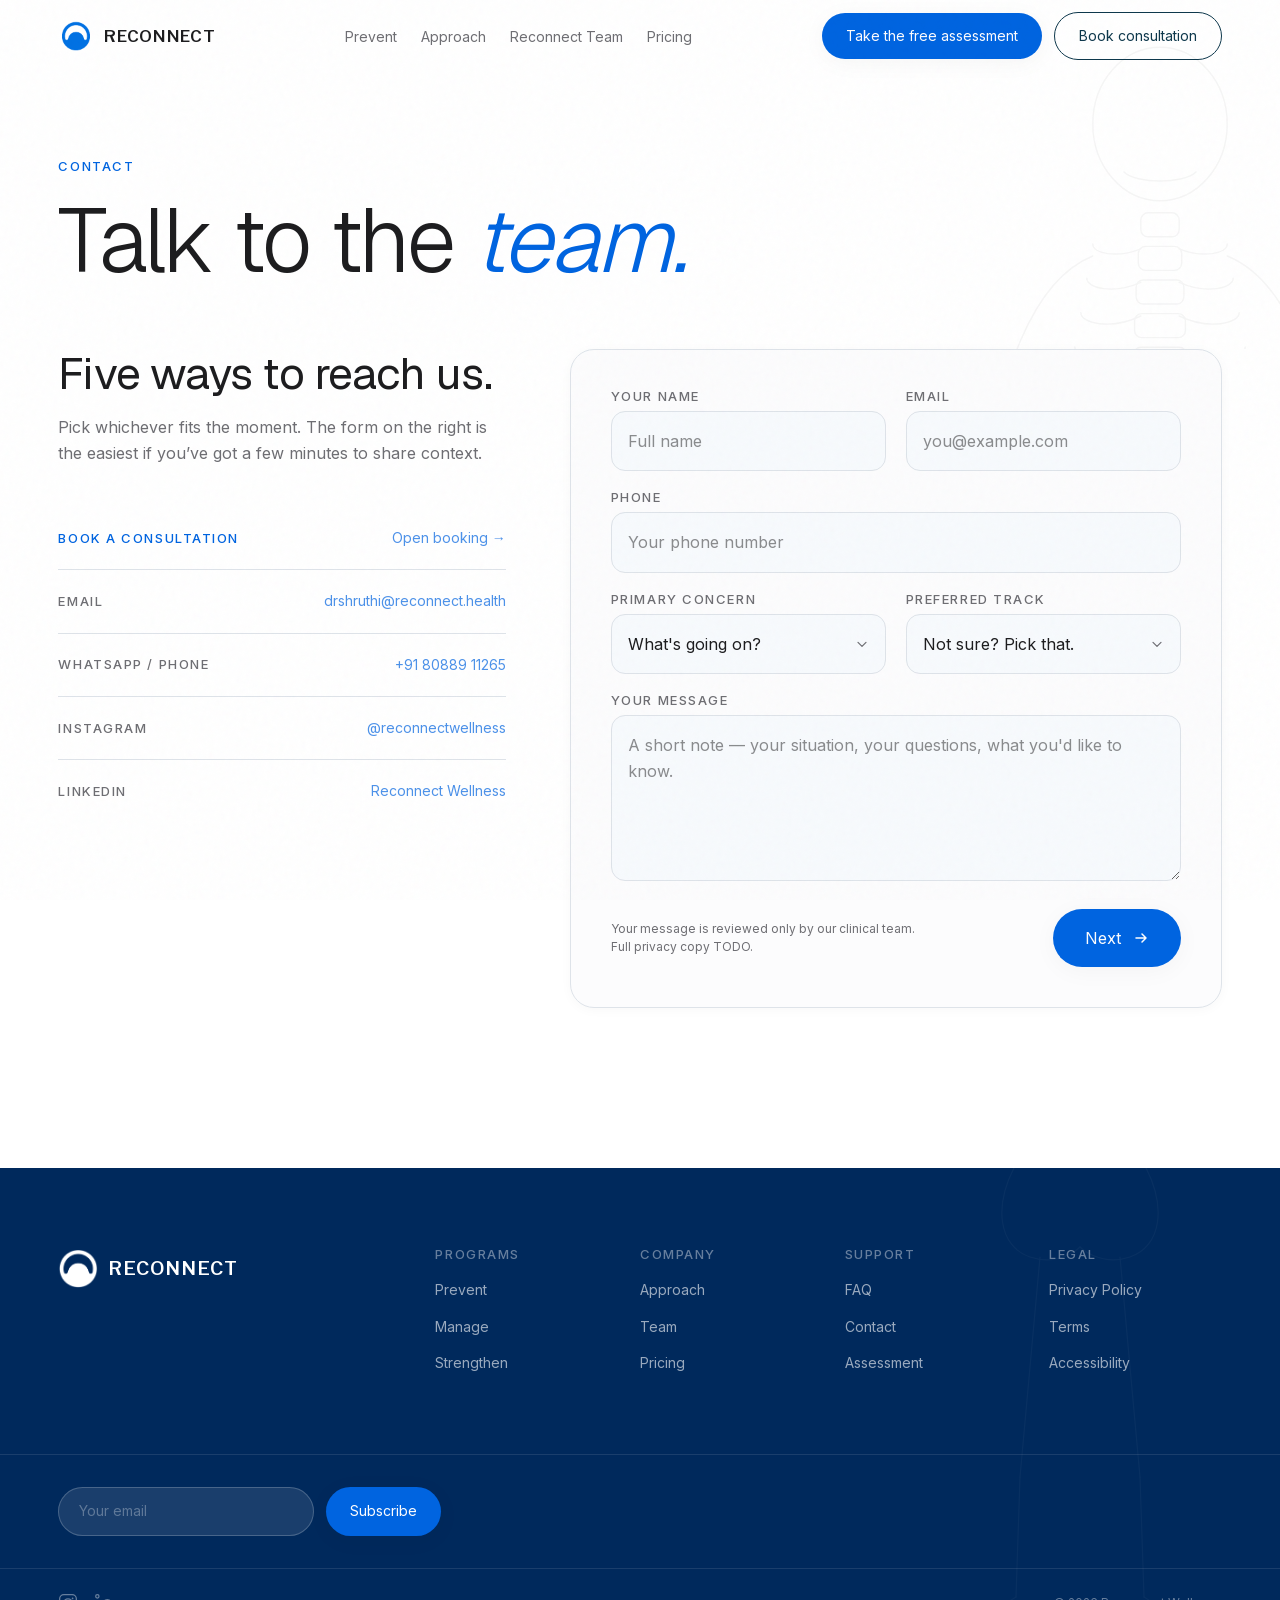
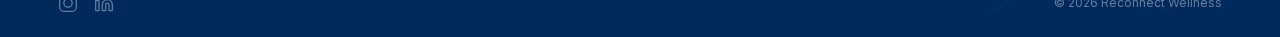
<file: contact/index.html>
<!DOCTYPE html><html lang="en" data-scroll-behavior="smooth" class="geist_efde1a47-module__SZ3kUW__variable inter_7b064e0d-module__MOT0tq__variable libre_franklin_a0a97e02-module__CviBoG__variable"><head><meta charSet="utf-8"/><meta name="viewport" content="width=device-width, initial-scale=1"/><link rel="preload" href="/_next/static/media/83afe278b6a6bb3c-s.p.0q-301v4kxxnr.woff2" as="font" crossorigin="" type="font/woff2"/><link rel="preload" href="/_next/static/media/8a4bb24664ac8500-s.p.0yjesinu1g_v..woff2" as="font" crossorigin="" type="font/woff2"/><link rel="preload" href="/_next/static/media/caa3a2e1cccd8315-s.p.09~u27dqhyhd6.woff2" as="font" crossorigin="" type="font/woff2"/><link rel="preload" as="image" href="/brand/logo.png"/><link rel="preload" as="image" href="/brand/logo-white.png"/><link rel="stylesheet" href="/_next/static/chunks/0l0.y6ah8-_4v.css" data-precedence="next"/><link rel="preload" as="script" fetchPriority="low" href="/_next/static/chunks/05657rftlrwg~.js"/><script src="/_next/static/chunks/0pqt~8bl3ukh4.js" async=""></script><script src="/_next/static/chunks/13b.1zrnxoedg.js" async=""></script><script src="/_next/static/chunks/10u3y4bw1ayzs.js" async=""></script><script src="/_next/static/chunks/turbopack-0g6w~9edbofyu.js" async=""></script><script src="/_next/static/chunks/040r4yh74-d1~.js" async=""></script><script src="/_next/static/chunks/0wwa_gf35mus_.js" async=""></script><script src="/_next/static/chunks/0d3shmwh5_nmn.js" async=""></script><script src="/_next/static/chunks/0ldfl3opavd~d.js" async=""></script><link rel="preload" href="https://fonts.googleapis.com/css2?family=Material+Symbols+Outlined:opsz,wght,FILL,GRAD@24,400,0,0" as="style"/><link rel="preconnect" href="https://fonts.gstatic.com" crossorigin="anonymous"/><meta name="next-size-adjust" content=""/><title>Contact | Reconnect Wellness</title><meta name="description" content="Get in touch with our team. Book a consultation, ask about a program, or message us — someone from the team will get in touch."/><meta name="keywords" content="arthritis exercise program,knee pain strength training,rheumatologist-led fitness India,osteoporosis exercise,back pain exercise,disc bulge exercise,joint pain treatment without surgery,strength training for arthritis,bone health program"/><meta name="robots" content="index, follow"/><link rel="canonical" href="https://reconnect.health/"/><meta property="og:title" content="Reconnect Wellness | Stronger Joints. Denser Bones."/><meta property="og:description" content="Doctor-designed strength &amp; nutrition program for joint pain, arthritis, and bone health. Personalized, evidence-backed."/><meta property="og:site_name" content="Reconnect Wellness"/><meta property="og:locale" content="en_IN"/><meta property="og:image" content="https://reconnect.health/og-image.jpg"/><meta property="og:image:width" content="1200"/><meta property="og:image:height" content="630"/><meta property="og:image:alt" content="Reconnect Wellness - Joint Pain &amp; Arthritis Exercise Program"/><meta property="og:type" content="website"/><meta name="twitter:card" content="summary_large_image"/><meta name="twitter:title" content="Reconnect Wellness | Joint Pain &amp; Arthritis Relief"/><meta name="twitter:description" content="Doctor-designed strength &amp; nutrition program for arthritis, joint pain, and bone health."/><meta name="twitter:image" content="https://reconnect.health/og-image.jpg"/><link rel="icon" href="/favicon.ico?favicon.0iaoohckw3pdw.ico" sizes="128x128" type="image/x-icon"/><link rel="icon" href="/icon.png?icon.0is9i~bjyypzn.png" sizes="256x256" type="image/png"/><script type="application/ld+json">{"@context":"https://schema.org","@type":"LocalBusiness","name":"Reconnect Wellness","description":"Doctor-designed strength and nutrition program for joint pain, arthritis, and bone health","url":"https://reconnect.health","image":"https://reconnect.health/og-image.jpg","areaServed":"IN","priceRange":"₹₹","serviceType":["Online Fitness Program","Nutrition Coaching"],"founder":{"@type":"Person","name":"Dr. Shruthi Desai","jobTitle":"Rheumatologist"},"offers":{"@type":"AggregateOffer","priceCurrency":"INR","description":"Personalized strength training and nutrition programs for arthritis, joint pain, and bone health"},"sameAs":["https://www.instagram.com/reconnectwellness","https://www.linkedin.com/company/reconnectwellness"]}</script><link rel="stylesheet" href="https://fonts.googleapis.com/css2?family=Material+Symbols+Outlined:opsz,wght,FILL,GRAD@24,400,0,0"/><script src="/_next/static/chunks/03~yq9q893hmn.js" noModule=""></script></head><body class="min-h-dvh flex flex-col bg-bone text-ink antialiased overflow-x-hidden"><div hidden=""><!--$--><!--/$--></div><header class="fixed top-0 left-0 right-0 z-50 transition-all duration-300 ease-[cubic-bezier(0.16,1,0.3,1)] bg-transparent border-b border-transparent" style="padding-top:env(safe-area-inset-top)"><nav class="container-site flex items-center justify-between h-16 md:h-[72px]"><a class="flex items-center gap-2.5 group shrink-0" aria-label="Reconnect home" href="/"><img src="/brand/logo.png" alt="" aria-hidden="true" class="h-9 w-9 object-contain"/><span class="text-[1.05rem] font-semibold tracking-[0.04em] leading-none transition-colors duration-300 text-ink" style="font-family:var(--font-brand)">RECONNECT</span></a><ul class="hidden xl:flex items-center gap-6 2xl:gap-8"><li><a class="text-body-sm font-medium transition-colors duration-200 text-ink-soft hover:text-ink" href="/programs/prevent/">Prevent</a></li><li><a class="text-body-sm font-medium transition-colors duration-200 text-ink-soft hover:text-ink" href="/approach/">Approach</a></li><li><a class="text-body-sm font-medium transition-colors duration-200 text-ink-soft hover:text-ink" href="/reconnect-team/">Reconnect Team</a></li><li><a class="text-body-sm font-medium transition-colors duration-200 text-ink-soft hover:text-ink" href="/pricing/">Pricing</a></li></ul><div class="hidden xl:flex items-center gap-3 shrink-0"><a class="group inline-flex items-center justify-center gap-2 font-medium rounded-pill transition-all duration-300 ease-[cubic-bezier(0.16,1,0.3,1)] cursor-pointer select-none disabled:opacity-50 disabled:pointer-events-none bg-clay text-calcium hover:bg-clay-dark shadow-soft hover:shadow-lifted px-6 py-3 text-body-sm whitespace-nowrap" href="/assessment/">Take the free assessment</a><a class="group inline-flex items-center justify-center gap-2 font-medium rounded-pill transition-all duration-300 ease-[cubic-bezier(0.16,1,0.3,1)] cursor-pointer select-none disabled:opacity-50 disabled:pointer-events-none border border-sage text-sage hover:bg-sage/5 px-6 py-3 text-body-sm whitespace-nowrap" href="/contact/">Book consultation</a></div><button class="xl:hidden flex flex-col justify-center items-center gap-[5px] w-10 h-10 -mr-2" aria-label="Open menu" aria-expanded="false"><span class="block h-[2px] w-6 transition-all duration-400 ease-[cubic-bezier(0.16,1,0.3,1)] bg-ink origin-center "></span><span class="block h-[2px] w-6 transition-all duration-400 ease-[cubic-bezier(0.16,1,0.3,1)] bg-ink "></span><span class="block h-[2px] w-6 transition-all duration-400 ease-[cubic-bezier(0.16,1,0.3,1)] bg-ink origin-center "></span></button></nav></header><main class="flex-1"><section class="relative overflow-hidden bg-bone pt-32 md:pt-40 pb-12 md:pb-16"><svg viewBox="0 0 200 600" fill="none" stroke="currentColor" stroke-width="0.6" stroke-linecap="round" stroke-linejoin="round" class="watermark text-ink right-[-120px] top-[40px] w-[480px] hidden md:block" aria-hidden="true"><ellipse cx="100" cy="35" rx="28" ry="32"></ellipse><path d="M85 55c5 5 25 5 30 0"></path><rect x="92" y="72" width="16" height="10" rx="3"></rect><rect x="90.97130657763364" y="86" width="18.057386844732708" height="10" rx="3"></rect><rect x="90.06734693828693" y="100" width="19.865306123426144" height="10" rx="3"></rect><rect x="89.39773032321796" y="114" width="21.2045393535641" height="10" rx="3"></rect><rect x="89.04365081003462" y="128" width="21.91269837993076" height="10" rx="3"></rect><rect x="89.04804215937818" y="142" width="21.90391568124362" height="10" rx="3"></rect><rect x="89.41037190005338" y="156" width="21.179256199893246" height="10" rx="3"></rect><rect x="90.08670589359649" y="170" width="19.826588212807025" height="10" rx="3"></rect><rect x="90.99503554953229" y="184" width="18.00992890093543" height="10" rx="3"></rect><rect x="92.02522174210145" y="198" width="15.949556515797108" height="10" rx="3"></rect><rect x="93.05234968306885" y="212" width="13.89530063386228" height="10" rx="3"></rect><rect x="93.9518754111955" y="226" width="12.096249177608998" height="10" rx="3"></rect><rect x="94.61472731724076" y="240" width="10.770545365518473" height="10" rx="3"></rect><rect x="94.9605315755097" y="254" width="10.07893684898058" height="10" rx="3"></rect><rect x="94.947357837873" y="268" width="10.105284324254004" height="10" rx="3"></rect><rect x="94.57680348027978" y="282" width="10.846393039440448" height="10" rx="3"></rect><rect x="93.89379991361696" y="296" width="12.21240017276607" height="10" rx="3"></rect><rect x="92.98116444460922" y="310" width="14.03767111078155" height="10" rx="3"></rect><rect x="91.94955829854695" y="324" width="16.1008834029061" height="10" rx="3"></rect><rect x="90.9240684395216" y="338" width="18.151863120956797" height="10" rx="3"></rect><g><path d="M92 87c-10 4-20 2-20 -2"></path><path d="M108 87c10 4 20 2 20 -2"></path></g><g><path d="M92 101c-11.25 5-22.5 2.5-22.5 -1.7"></path><path d="M108 101c11.25 5 22.5 2.5 22.5 -1.7"></path></g><g><path d="M92 115c-12.5 6-25 3-25 -1.4"></path><path d="M108 115c12.5 6 25 3 25 -1.4"></path></g><g><path d="M92 129c-13.75 7-27.5 3.5-27.5 -1.1"></path><path d="M108 129c13.75 7 27.5 3.5 27.5 -1.1"></path></g><g><path d="M92 143c-15 8-30 4-30 -0.8"></path><path d="M108 143c15 8 30 4 30 -0.8"></path></g><g><path d="M92 157c-16.25 9-32.5 4.5-32.5 -0.5"></path><path d="M108 157c16.25 9 32.5 4.5 32.5 -0.5"></path></g><g><path d="M92 171c-17.5 10-35 5-35 -0.20000000000000018"></path><path d="M108 171c17.5 10 35 5 35 -0.20000000000000018"></path></g><g><path d="M92 185c-18.75 11-37.5 5.5-37.5 0.10000000000000009"></path><path d="M108 185c18.75 11 37.5 5.5 37.5 0.10000000000000009"></path></g><g><path d="M92 199c-20 12-40 6-40 0.3999999999999999"></path><path d="M108 199c20 12 40 6 40 0.3999999999999999"></path></g><g><path d="M92 213c-21.25 13-42.5 6.5-42.5 0.6999999999999997"></path><path d="M108 213c21.25 13 42.5 6.5 42.5 0.6999999999999997"></path></g><path d="M70 360c-15 25-10 45 5 50s25-5 25-5"></path><path d="M130 360c15 25 10 45-5 50s-25-5-25-5"></path><path d="M72 90c-25 10-40 50-45 100s-5 60 0 80"></path><path d="M128 90c25 10 40 50 45 100s5 60 0 80"></path><line x1="80" y1="410" x2="70" y2="520"></line><line x1="120" y1="410" x2="130" y2="520"></line><line x1="70" y1="520" x2="68" y2="580"></line><line x1="130" y1="520" x2="132" y2="580"></line><path d="M68 580c-8 5-12 8-15 8"></path><path d="M132 580c8 5 12 8 15 8"></path></svg><div class="container-site relative"><div class="max-w-3xl"><div class="" style="opacity:0;filter:blur(4px);transform:translateY(24px)"><p class="text-eyebrow text-clay">Contact</p></div><div class="" style="opacity:0;filter:blur(4px);transform:translateY(24px)"><h1 class="text-hero text-ink mt-6">Talk to the<!-- --> <span class="serif-italic text-clay">team.</span></h1></div></div></div></section><section class="bg-bone pb-32 md:pb-40"><div class="container-site"><div class="grid grid-cols-1 lg:grid-cols-12 gap-10 lg:gap-16 items-start"><div class="lg:col-span-5 lg:sticky lg:top-32"><div class="" style="opacity:0;filter:blur(4px);transform:translateY(24px)"><h2 class="text-h2 font-display text-ink">Five ways to reach us.</h2><p class="text-body text-ink-soft mt-4 max-w-md">Pick whichever fits the moment. The form on the right is the easiest if you’ve got a few minutes to share context.</p></div><div class="mt-10 flex flex-col"><a href="#contact-form" class="group flex items-center justify-between gap-6 py-5 border-b border-line"><div class="flex-1 min-w-0"><p class="text-eyebrow text-clay">Book a consultation</p></div><span class="text-body-sm font-medium text-clay shrink-0 opacity-70 group-hover:opacity-100 transition-opacity duration-200 whitespace-nowrap">Open booking →</span></a><a href="mailto:drshruthi@reconnect.health" class="group flex items-center justify-between gap-6 py-5 border-b border-line"><div class="flex-1 min-w-0"><p class="text-eyebrow text-ink-soft">Email</p></div><span class="text-body-sm font-medium text-clay shrink-0 opacity-70 group-hover:opacity-100 transition-opacity duration-200 whitespace-nowrap">drshruthi@reconnect.health</span></a><a href="tel:+918088911265" class="group flex items-center justify-between gap-6 py-5 border-b border-line"><div class="flex-1 min-w-0"><p class="text-eyebrow text-ink-soft">WhatsApp / phone</p></div><span class="text-body-sm font-medium text-clay shrink-0 opacity-70 group-hover:opacity-100 transition-opacity duration-200 whitespace-nowrap">+91 80889 11265</span></a><a href="https://instagram.com" target="_blank" rel="noopener noreferrer" class="group flex items-center justify-between gap-6 py-5 border-b border-line"><div class="flex-1 min-w-0"><p class="text-eyebrow text-ink-soft">Instagram</p></div><span class="text-body-sm font-medium text-clay shrink-0 opacity-70 group-hover:opacity-100 transition-opacity duration-200 whitespace-nowrap">@reconnectwellness</span></a><a href="https://linkedin.com" target="_blank" rel="noopener noreferrer" class="group flex items-center justify-between gap-6 py-5 "><div class="flex-1 min-w-0"><p class="text-eyebrow text-ink-soft">LinkedIn</p></div><span class="text-body-sm font-medium text-clay shrink-0 opacity-70 group-hover:opacity-100 transition-opacity duration-200 whitespace-nowrap">Reconnect Wellness</span></a></div></div><div class="lg:col-span-7" id="contact-form"><div class="" style="opacity:0;filter:blur(4px);transform:translateY(24px)"><div class="relative scroll-mt-28 bg-calcium rounded-[24px] p-6 sm:p-10 hairline shadow-card"><form class="flex flex-col gap-5" style="opacity:0;transform:translateY(8px)"><div class="grid grid-cols-1 sm:grid-cols-2 gap-5"><label class="flex flex-col gap-2"><span class="text-eyebrow text-ink-soft">Your name</span><input type="text" placeholder="Full name" autoComplete="name" required="" aria-required="true" class="rounded-[14px] bg-bone-deep/40 border border-line text-body text-ink p-4 outline-none focus:border-clay transition-colors duration-200" value=""/></label><label class="flex flex-col gap-2"><span class="text-eyebrow text-ink-soft">Email</span><input type="email" placeholder="you@example.com" autoComplete="email" class="rounded-[14px] bg-bone-deep/40 border border-line text-body text-ink p-4 outline-none focus:border-clay transition-colors duration-200" value=""/></label></div><label class="flex flex-col gap-2"><span class="text-eyebrow text-ink-soft">Phone</span><input type="tel" placeholder="Your phone number" autoComplete="tel" inputMode="tel" class="rounded-[14px] bg-bone-deep/40 border border-line text-body text-ink p-4 outline-none focus:border-clay transition-colors duration-200" value=""/></label><div class="grid grid-cols-1 sm:grid-cols-2 gap-5"><label class="flex flex-col gap-2"><span class="text-eyebrow text-ink-soft">Primary concern</span><div class="relative"><select class="appearance-none w-full rounded-[14px] bg-bone-deep/40 border border-line text-body text-ink p-4 pr-10 outline-none focus:border-clay transition-colors duration-200"><option value="" disabled="" selected="">What&#x27;s going on?</option><option value="knee">Knee pain</option><option value="back-neck">Back or neck pain</option><option value="arthritis">Arthritis</option><option value="disc">Disc issues</option><option value="bone-health">Bone health (osteoporosis)</option><option value="prevention">Prevention / staying ahead</option><option value="other">Something else</option></select><svg aria-hidden="true" class="absolute right-4 top-1/2 -translate-y-1/2 text-ink-soft pointer-events-none" width="16" height="16" viewBox="0 0 20 20" fill="none" stroke="currentColor" stroke-width="1.5" stroke-linecap="round" stroke-linejoin="round"><path d="M5 8l5 5 5-5"></path></svg></div></label><label class="flex flex-col gap-2"><span class="text-eyebrow text-ink-soft">Preferred track</span><div class="relative"><select class="appearance-none w-full rounded-[14px] bg-bone-deep/40 border border-line text-body text-ink p-4 pr-10 outline-none focus:border-clay transition-colors duration-200"><option value="" disabled="" selected="">Not sure? Pick that.</option><option value="unsure">I&#x27;m not sure yet</option><option value="prevent">Prevent</option><option value="manage">Manage</option><option value="strengthen">Strengthen</option></select><svg aria-hidden="true" class="absolute right-4 top-1/2 -translate-y-1/2 text-ink-soft pointer-events-none" width="16" height="16" viewBox="0 0 20 20" fill="none" stroke="currentColor" stroke-width="1.5" stroke-linecap="round" stroke-linejoin="round"><path d="M5 8l5 5 5-5"></path></svg></div></label></div><label class="flex flex-col gap-2"><span class="text-eyebrow text-ink-soft">Your message</span><textarea rows="5" placeholder="A short note — your situation, your questions, what you&#x27;d like to know." class="rounded-[14px] bg-bone-deep/40 border border-line text-body text-ink p-4 outline-none focus:border-clay transition-colors duration-200"></textarea></label><div class="flex flex-col sm:flex-row items-start sm:items-center justify-between gap-4 pt-2"><p class="text-caption text-ink-soft max-w-xs">Your message is reviewed only by our clinical team. Full privacy copy TODO.</p><button type="submit" class="group inline-flex items-center justify-center gap-2 font-medium rounded-pill transition-all duration-300 ease-[cubic-bezier(0.16,1,0.3,1)] cursor-pointer select-none disabled:opacity-50 disabled:pointer-events-none bg-clay text-calcium hover:bg-clay-dark shadow-soft hover:shadow-lifted px-8 py-4 text-body ">Next<svg width="16" height="16" viewBox="0 0 16 16" fill="none" class="ml-1 transition-transform duration-300 group-hover:translate-x-1" aria-hidden="true"><path d="M3 8h10m0 0L9 4m4 4L9 12" stroke="currentColor" stroke-width="1.5" stroke-linecap="round" stroke-linejoin="round"></path></svg></button></div></form></div></div></div></div></div></section><!--$--><!--/$--></main><footer class="relative overflow-hidden mt-auto"><section class="relative bg-sage-deep text-bone"><div class="container-site py-16 md:py-20"><div class="grid grid-cols-1 sm:grid-cols-2 lg:grid-cols-[2fr_1fr_1fr_1fr_1fr] gap-10 md:gap-8"><div class="sm:col-span-2 lg:col-span-1"><a class="flex items-center gap-2.5 mb-4" aria-label="Reconnect home" href="/"><img src="/brand/logo-white.png" alt="" aria-hidden="true" class="h-10 w-10 object-contain"/><span class="text-[1.2rem] font-semibold tracking-[0.04em] text-bone leading-none" style="font-family:var(--font-brand)">RECONNECT</span></a></div><div><h3 class="text-eyebrow text-bone/40 mb-4">Programs</h3><ul class="flex flex-col gap-3"><li><a class="text-body-sm text-bone/60 hover:text-bone transition-colors duration-200" href="/programs/prevent/">Prevent</a></li><li><a class="text-body-sm text-bone/60 hover:text-bone transition-colors duration-200" href="/programs/manage/">Manage</a></li><li><a class="text-body-sm text-bone/60 hover:text-bone transition-colors duration-200" href="/programs/strengthen/">Strengthen</a></li></ul></div><div><h3 class="text-eyebrow text-bone/40 mb-4">Company</h3><ul class="flex flex-col gap-3"><li><a class="text-body-sm text-bone/60 hover:text-bone transition-colors duration-200" href="/approach/">Approach</a></li><li><a class="text-body-sm text-bone/60 hover:text-bone transition-colors duration-200" href="/reconnect-team/">Team</a></li><li><a class="text-body-sm text-bone/60 hover:text-bone transition-colors duration-200" href="/pricing/">Pricing</a></li></ul></div><div><h3 class="text-eyebrow text-bone/40 mb-4">Support</h3><ul class="flex flex-col gap-3"><li><a class="text-body-sm text-bone/60 hover:text-bone transition-colors duration-200" href="/contact/#faq">FAQ</a></li><li><a class="text-body-sm text-bone/60 hover:text-bone transition-colors duration-200" href="/contact/">Contact</a></li><li><a class="text-body-sm text-bone/60 hover:text-bone transition-colors duration-200" href="/assessment/">Assessment</a></li></ul></div><div><h3 class="text-eyebrow text-bone/40 mb-4">Legal</h3><ul class="flex flex-col gap-3"><li><a class="text-body-sm text-bone/60 hover:text-bone transition-colors duration-200" href="#">Privacy Policy</a></li><li><a class="text-body-sm text-bone/60 hover:text-bone transition-colors duration-200" href="#">Terms</a></li><li><a class="text-body-sm text-bone/60 hover:text-bone transition-colors duration-200" href="#">Accessibility</a></li></ul></div></div></div><div class="border-t border-bone/10"><div class="container-site py-8 flex flex-col md:flex-row items-start md:items-center justify-between gap-6"><form class="flex flex-col sm:flex-row gap-3 w-full md:w-auto"><input type="email" required="" placeholder="Your email" class="bg-bone/10 border border-bone/20 text-bone placeholder:text-bone/30 rounded-pill px-5 py-3 text-body-sm outline-none focus:border-bone/40 transition-colors duration-200 w-full sm:w-64" value=""/><button type="submit" class="group inline-flex items-center justify-center gap-2 font-medium rounded-pill transition-all duration-300 ease-[cubic-bezier(0.16,1,0.3,1)] cursor-pointer select-none disabled:opacity-50 disabled:pointer-events-none bg-clay text-calcium hover:bg-clay-dark shadow-soft hover:shadow-lifted px-6 py-3 text-body-sm ">Subscribe</button></form></div></div><div class="border-t border-bone/10"><div class="container-site py-6 flex flex-col md:flex-row items-center justify-between gap-4"><div class="flex items-center gap-4"><a href="https://instagram.com" target="_blank" rel="noopener noreferrer" aria-label="Instagram" class="text-bone/40 hover:text-bone transition-colors duration-200"><svg viewBox="0 0 24 24" fill="none" stroke="currentColor" stroke-width="1.5" stroke-linecap="round" stroke-linejoin="round" class="w-5 h-5" aria-hidden="true"><rect x="2" y="2" width="20" height="20" rx="5"></rect><circle cx="12" cy="12" r="5"></circle><circle cx="17.5" cy="6.5" r="1" fill="currentColor" stroke="none"></circle></svg></a><a href="https://linkedin.com" target="_blank" rel="noopener noreferrer" aria-label="LinkedIn" class="text-bone/40 hover:text-bone transition-colors duration-200"><svg viewBox="0 0 24 24" fill="none" stroke="currentColor" stroke-width="1.5" stroke-linecap="round" stroke-linejoin="round" class="w-5 h-5" aria-hidden="true"><path d="M16 8a6 6 0 0 1 6 6v7h-4v-7a2 2 0 0 0-4 0v7h-4v-7a6 6 0 0 1 6-6z"></path><rect x="2" y="9" width="4" height="12"></rect><circle cx="4" cy="4" r="2"></circle></svg></a></div><p class="text-caption text-bone/40">© 2026 Reconnect Wellness</p></div></div><svg viewBox="0 0 200 600" fill="none" stroke="currentColor" stroke-width="0.6" stroke-linecap="round" stroke-linejoin="round" class="absolute bottom-0 right-0 w-[400px] opacity-[0.03] text-bone pointer-events-none" aria-hidden="true"><ellipse cx="100" cy="35" rx="28" ry="32"></ellipse><path d="M85 55c5 5 25 5 30 0"></path><rect x="92" y="72" width="16" height="10" rx="3"></rect><rect x="90.97130657763364" y="86" width="18.057386844732708" height="10" rx="3"></rect><rect x="90.06734693828693" y="100" width="19.865306123426144" height="10" rx="3"></rect><rect x="89.39773032321796" y="114" width="21.2045393535641" height="10" rx="3"></rect><rect x="89.04365081003462" y="128" width="21.91269837993076" height="10" rx="3"></rect><rect x="89.04804215937818" y="142" width="21.90391568124362" height="10" rx="3"></rect><rect x="89.41037190005338" y="156" width="21.179256199893246" height="10" rx="3"></rect><rect x="90.08670589359649" y="170" width="19.826588212807025" height="10" rx="3"></rect><rect x="90.99503554953229" y="184" width="18.00992890093543" height="10" rx="3"></rect><rect x="92.02522174210145" y="198" width="15.949556515797108" height="10" rx="3"></rect><rect x="93.05234968306885" y="212" width="13.89530063386228" height="10" rx="3"></rect><rect x="93.9518754111955" y="226" width="12.096249177608998" height="10" rx="3"></rect><rect x="94.61472731724076" y="240" width="10.770545365518473" height="10" rx="3"></rect><rect x="94.9605315755097" y="254" width="10.07893684898058" height="10" rx="3"></rect><rect x="94.947357837873" y="268" width="10.105284324254004" height="10" rx="3"></rect><rect x="94.57680348027978" y="282" width="10.846393039440448" height="10" rx="3"></rect><rect x="93.89379991361696" y="296" width="12.21240017276607" height="10" rx="3"></rect><rect x="92.98116444460922" y="310" width="14.03767111078155" height="10" rx="3"></rect><rect x="91.94955829854695" y="324" width="16.1008834029061" height="10" rx="3"></rect><rect x="90.9240684395216" y="338" width="18.151863120956797" height="10" rx="3"></rect><g><path d="M92 87c-10 4-20 2-20 -2"></path><path d="M108 87c10 4 20 2 20 -2"></path></g><g><path d="M92 101c-11.25 5-22.5 2.5-22.5 -1.7"></path><path d="M108 101c11.25 5 22.5 2.5 22.5 -1.7"></path></g><g><path d="M92 115c-12.5 6-25 3-25 -1.4"></path><path d="M108 115c12.5 6 25 3 25 -1.4"></path></g><g><path d="M92 129c-13.75 7-27.5 3.5-27.5 -1.1"></path><path d="M108 129c13.75 7 27.5 3.5 27.5 -1.1"></path></g><g><path d="M92 143c-15 8-30 4-30 -0.8"></path><path d="M108 143c15 8 30 4 30 -0.8"></path></g><g><path d="M92 157c-16.25 9-32.5 4.5-32.5 -0.5"></path><path d="M108 157c16.25 9 32.5 4.5 32.5 -0.5"></path></g><g><path d="M92 171c-17.5 10-35 5-35 -0.20000000000000018"></path><path d="M108 171c17.5 10 35 5 35 -0.20000000000000018"></path></g><g><path d="M92 185c-18.75 11-37.5 5.5-37.5 0.10000000000000009"></path><path d="M108 185c18.75 11 37.5 5.5 37.5 0.10000000000000009"></path></g><g><path d="M92 199c-20 12-40 6-40 0.3999999999999999"></path><path d="M108 199c20 12 40 6 40 0.3999999999999999"></path></g><g><path d="M92 213c-21.25 13-42.5 6.5-42.5 0.6999999999999997"></path><path d="M108 213c21.25 13 42.5 6.5 42.5 0.6999999999999997"></path></g><path d="M70 360c-15 25-10 45 5 50s25-5 25-5"></path><path d="M130 360c15 25 10 45-5 50s-25-5-25-5"></path><path d="M72 90c-25 10-40 50-45 100s-5 60 0 80"></path><path d="M128 90c25 10 40 50 45 100s5 60 0 80"></path><line x1="80" y1="410" x2="70" y2="520"></line><line x1="120" y1="410" x2="130" y2="520"></line><line x1="70" y1="520" x2="68" y2="580"></line><line x1="130" y1="520" x2="132" y2="580"></line><path d="M68 580c-8 5-12 8-15 8"></path><path d="M132 580c8 5 12 8 15 8"></path></svg></section></footer><script src="/_next/static/chunks/05657rftlrwg~.js" id="_R_" async=""></script><script>(self.__next_f=self.__next_f||[]).push([0])</script><script>self.__next_f.push([1,"1:\"$Sreact.fragment\"\n2:I[20032,[\"/_next/static/chunks/040r4yh74-d1~.js\",\"/_next/static/chunks/0wwa_gf35mus_.js\",\"/_next/static/chunks/0d3shmwh5_nmn.js\"],\"default\"]\n3:I[84834,[\"/_next/static/chunks/040r4yh74-d1~.js\",\"/_next/static/chunks/0wwa_gf35mus_.js\",\"/_next/static/chunks/0d3shmwh5_nmn.js\"],\"default\"]\n4:I[39756,[\"/_next/static/chunks/040r4yh74-d1~.js\",\"/_next/static/chunks/0wwa_gf35mus_.js\",\"/_next/static/chunks/0d3shmwh5_nmn.js\"],\"default\"]\n5:I[37457,[\"/_next/static/chunks/040r4yh74-d1~.js\",\"/_next/static/chunks/0wwa_gf35mus_.js\",\"/_next/static/chunks/0d3shmwh5_nmn.js\"],\"default\"]\n6:I[13642,[\"/_next/static/chunks/040r4yh74-d1~.js\",\"/_next/static/chunks/0wwa_gf35mus_.js\",\"/_next/static/chunks/0d3shmwh5_nmn.js\"],\"default\"]\n34:I[68027,[\"/_next/static/chunks/040r4yh74-d1~.js\",\"/_next/static/chunks/0wwa_gf35mus_.js\",\"/_next/static/chunks/0d3shmwh5_nmn.js\"],\"default\",1]\n:HL[\"/_next/static/chunks/0l0.y6ah8-_4v.css\",\"style\"]\n:HL[\"/_next/static/media/83afe278b6a6bb3c-s.p.0q-301v4kxxnr.woff2\",\"font\",{\"crossOrigin\":\"\",\"type\":\"font/woff2\"}]\n:HL[\"/_next/static/media/8a4bb24664ac8500-s.p.0yjesinu1g_v..woff2\",\"font\",{\"crossOrigin\":\"\",\"type\":\"font/woff2\"}]\n:HL[\"/_next/static/media/caa3a2e1cccd8315-s.p.09~u27dqhyhd6.woff2\",\"font\",{\"crossOrigin\":\"\",\"type\":\"font/woff2\"}]\n:HL[\"https://fonts.googleapis.com/css2?family=Material+Symbols+Outlined:opsz,wght,FILL,GRAD@24,400,0,0\",\"style\"]\n"])</script><script>self.__next_f.push([1,"0:{\"P\":null,\"c\":[\"\",\"contact\",\"\"],\"q\":\"\",\"i\":false,\"f\":[[[\"\",{\"children\":[\"contact\",{\"children\":[\"__PAGE__\",{}]}]},\"$undefined\",\"$undefined\",16],[[\"$\",\"$1\",\"c\",{\"children\":[[[\"$\",\"link\",\"0\",{\"rel\":\"stylesheet\",\"href\":\"/_next/static/chunks/0l0.y6ah8-_4v.css\",\"precedence\":\"next\",\"crossOrigin\":\"$undefined\",\"nonce\":\"$undefined\"}],[\"$\",\"script\",\"script-0\",{\"src\":\"/_next/static/chunks/040r4yh74-d1~.js\",\"async\":true,\"nonce\":\"$undefined\"}],[\"$\",\"script\",\"script-1\",{\"src\":\"/_next/static/chunks/0wwa_gf35mus_.js\",\"async\":true,\"nonce\":\"$undefined\"}],[\"$\",\"script\",\"script-2\",{\"src\":\"/_next/static/chunks/0d3shmwh5_nmn.js\",\"async\":true,\"nonce\":\"$undefined\"}]],[\"$\",\"html\",null,{\"lang\":\"en\",\"data-scroll-behavior\":\"smooth\",\"className\":\"geist_efde1a47-module__SZ3kUW__variable inter_7b064e0d-module__MOT0tq__variable libre_franklin_a0a97e02-module__CviBoG__variable\",\"children\":[[\"$\",\"head\",null,{\"children\":[[\"$\",\"script\",null,{\"type\":\"application/ld+json\",\"dangerouslySetInnerHTML\":{\"__html\":\"{\\\"@context\\\":\\\"https://schema.org\\\",\\\"@type\\\":\\\"LocalBusiness\\\",\\\"name\\\":\\\"Reconnect Wellness\\\",\\\"description\\\":\\\"Doctor-designed strength and nutrition program for joint pain, arthritis, and bone health\\\",\\\"url\\\":\\\"https://reconnect.health\\\",\\\"image\\\":\\\"https://reconnect.health/og-image.jpg\\\",\\\"areaServed\\\":\\\"IN\\\",\\\"priceRange\\\":\\\"₹₹\\\",\\\"serviceType\\\":[\\\"Online Fitness Program\\\",\\\"Nutrition Coaching\\\"],\\\"founder\\\":{\\\"@type\\\":\\\"Person\\\",\\\"name\\\":\\\"Dr. Shruthi Desai\\\",\\\"jobTitle\\\":\\\"Rheumatologist\\\"},\\\"offers\\\":{\\\"@type\\\":\\\"AggregateOffer\\\",\\\"priceCurrency\\\":\\\"INR\\\",\\\"description\\\":\\\"Personalized strength training and nutrition programs for arthritis, joint pain, and bone health\\\"},\\\"sameAs\\\":[\\\"https://www.instagram.com/reconnectwellness\\\",\\\"https://www.linkedin.com/company/reconnectwellness\\\"]}\"}}],[\"$\",\"link\",null,{\"rel\":\"preconnect\",\"href\":\"https://fonts.gstatic.com\",\"crossOrigin\":\"anonymous\"}],[\"$\",\"link\",null,{\"rel\":\"stylesheet\",\"href\":\"https://fonts.googleapis.com/css2?family=Material+Symbols+Outlined:opsz,wght,FILL,GRAD@24,400,0,0\"}]]}],[\"$\",\"body\",null,{\"className\":\"min-h-dvh flex flex-col bg-bone text-ink antialiased overflow-x-hidden\",\"children\":[\"$\",\"$L2\",null,{\"children\":[[\"$\",\"$L3\",null,{}],[\"$\",\"main\",null,{\"className\":\"flex-1\",\"children\":[\"$\",\"$L4\",null,{\"parallelRouterKey\":\"children\",\"error\":\"$undefined\",\"errorStyles\":\"$undefined\",\"errorScripts\":\"$undefined\",\"template\":[\"$\",\"$L5\",null,{}],\"templateStyles\":\"$undefined\",\"templateScripts\":\"$undefined\",\"notFound\":[[[\"$\",\"title\",null,{\"children\":\"404: This page could not be found.\"}],[\"$\",\"div\",null,{\"style\":{\"fontFamily\":\"system-ui,\\\"Segoe UI\\\",Roboto,Helvetica,Arial,sans-serif,\\\"Apple Color Emoji\\\",\\\"Segoe UI Emoji\\\"\",\"height\":\"100vh\",\"textAlign\":\"center\",\"display\":\"flex\",\"flexDirection\":\"column\",\"alignItems\":\"center\",\"justifyContent\":\"center\"},\"children\":[\"$\",\"div\",null,{\"children\":[[\"$\",\"style\",null,{\"dangerouslySetInnerHTML\":{\"__html\":\"body{color:#000;background:#fff;margin:0}.next-error-h1{border-right:1px solid rgba(0,0,0,.3)}@media (prefers-color-scheme:dark){body{color:#fff;background:#000}.next-error-h1{border-right:1px solid rgba(255,255,255,.3)}}\"}}],[\"$\",\"h1\",null,{\"className\":\"next-error-h1\",\"style\":{\"display\":\"inline-block\",\"margin\":\"0 20px 0 0\",\"padding\":\"0 23px 0 0\",\"fontSize\":24,\"fontWeight\":500,\"verticalAlign\":\"top\",\"lineHeight\":\"49px\"},\"children\":404}],[\"$\",\"div\",null,{\"style\":{\"display\":\"inline-block\"},\"children\":[\"$\",\"h2\",null,{\"style\":{\"fontSize\":14,\"fontWeight\":400,\"lineHeight\":\"49px\",\"margin\":0},\"children\":\"This page could not be found.\"}]}]]}]}]],[]],\"forbidden\":\"$undefined\",\"unauthorized\":\"$undefined\"}]}],[\"$\",\"$L6\",null,{}]]}]}]]}]]}],{\"children\":[[\"$\",\"$1\",\"c\",{\"children\":[null,[\"$\",\"$L4\",null,{\"parallelRouterKey\":\"children\",\"error\":\"$undefined\",\"errorStyles\":\"$undefined\",\"errorScripts\":\"$undefined\",\"template\":[\"$\",\"$L5\",null,{}],\"templateStyles\":\"$undefined\",\"templateScripts\":\"$undefined\",\"notFound\":\"$undefined\",\"forbidden\":\"$undefined\",\"unauthorized\":\"$undefined\"}]]}],{\"children\":[[\"$\",\"$1\",\"c\",{\"children\":[[[\"$\",\"section\",null,{\"className\":\"relative overflow-hidden bg-bone pt-32 md:pt-40 pb-12 md:pb-16\",\"children\":[[\"$\",\"svg\",null,{\"viewBox\":\"0 0 200 600\",\"fill\":\"none\",\"stroke\":\"currentColor\",\"strokeWidth\":\"0.6\",\"strokeLinecap\":\"round\",\"strokeLinejoin\":\"round\",\"className\":\"watermark text-ink right-[-120px] top-[40px] w-[480px] hidden md:block\",\"aria-hidden\":\"true\",\"children\":[[\"$\",\"ellipse\",null,{\"cx\":\"100\",\"cy\":\"35\",\"rx\":\"28\",\"ry\":\"32\"}],[\"$\",\"path\",null,{\"d\":\"M85 55c5 5 25 5 30 0\"}],[[\"$\",\"rect\",\"v0\",{\"x\":92,\"y\":72,\"width\":16,\"height\":10,\"rx\":\"3\"}],\"$L7\",\"$L8\",\"$L9\",\"$La\",\"$Lb\",\"$Lc\",\"$Ld\",\"$Le\",\"$Lf\",\"$L10\",\"$L11\",\"$L12\",\"$L13\",\"$L14\",\"$L15\",\"$L16\",\"$L17\",\"$L18\",\"$L19\"],[\"$L1a\",\"$L1b\",\"$L1c\",\"$L1d\",\"$L1e\",\"$L1f\",\"$L20\",\"$L21\",\"$L22\",\"$L23\"],\"$L24\",\"$L25\",\"$L26\",\"$L27\",\"$L28\",\"$L29\",\"$L2a\",\"$L2b\",\"$L2c\",\"$L2d\"]}],\"$L2e\"]}],\"$L2f\"],[\"$L30\"],\"$L31\"]}],{},null,false,null]},null,false,\"$@32\"]},null,false,null],\"$L33\",false]],\"m\":\"$undefined\",\"G\":[\"$34\",[\"$L35\"]],\"S\":true,\"h\":null,\"s\":\"$undefined\",\"l\":\"$undefined\",\"p\":\"$undefined\",\"d\":\"$undefined\",\"b\":\"yrFfOhECp9E2i6B2bAaR2\"}\n"])</script><script>self.__next_f.push([1,"36:I[96199,[\"/_next/static/chunks/040r4yh74-d1~.js\",\"/_next/static/chunks/0wwa_gf35mus_.js\",\"/_next/static/chunks/0d3shmwh5_nmn.js\",\"/_next/static/chunks/0ldfl3opavd~d.js\"],\"default\"]\n37:I[84888,[\"/_next/static/chunks/040r4yh74-d1~.js\",\"/_next/static/chunks/0wwa_gf35mus_.js\",\"/_next/static/chunks/0d3shmwh5_nmn.js\",\"/_next/static/chunks/0ldfl3opavd~d.js\"],\"default\"]\n38:I[97367,[\"/_next/static/chunks/040r4yh74-d1~.js\",\"/_next/static/chunks/0wwa_gf35mus_.js\",\"/_next/static/chunks/0d3shmwh5_nmn.js\"],\"OutletBoundary\"]\n39:\"$Sreact.suspense\"\n3c:I[97367,[\"/_next/static/chunks/040r4yh74-d1~.js\",\"/_next/static/chunks/0wwa_gf35mus_.js\",\"/_next/static/chunks/0d3shmwh5_nmn.js\"],\"ViewportBoundary\"]\n3e:I[97367,[\"/_next/static/chunks/040r4yh74-d1~.js\",\"/_next/static/chunks/0wwa_gf35mus_.js\",\"/_next/static/chunks/0d3shmwh5_nmn.js\"],\"MetadataBoundary\"]\n7:[\"$\",\"rect\",\"v1\",{\"x\":90.97130657763364,\"y\":86,\"width\":18.057386844732708,\"height\":10,\"rx\":\"3\"}]\n8:[\"$\",\"rect\",\"v2\",{\"x\":90.06734693828693,\"y\":100,\"width\":19.865306123426144,\"height\":10,\"rx\":\"3\"}]\n9:[\"$\",\"rect\",\"v3\",{\"x\":89.39773032321796,\"y\":114,\"width\":21.2045393535641,\"height\":10,\"rx\":\"3\"}]\na:[\"$\",\"rect\",\"v4\",{\"x\":89.04365081003462,\"y\":128,\"width\":21.91269837993076,\"height\":10,\"rx\":\"3\"}]\nb:[\"$\",\"rect\",\"v5\",{\"x\":89.04804215937818,\"y\":142,\"width\":21.90391568124362,\"height\":10,\"rx\":\"3\"}]\nc:[\"$\",\"rect\",\"v6\",{\"x\":89.41037190005338,\"y\":156,\"width\":21.179256199893246,\"height\":10,\"rx\":\"3\"}]\nd:[\"$\",\"rect\",\"v7\",{\"x\":90.08670589359649,\"y\":170,\"width\":19.826588212807025,\"height\":10,\"rx\":\"3\"}]\ne:[\"$\",\"rect\",\"v8\",{\"x\":90.99503554953229,\"y\":184,\"width\":18.00992890093543,\"height\":10,\"rx\":\"3\"}]\nf:[\"$\",\"rect\",\"v9\",{\"x\":92.02522174210145,\"y\":198,\"width\":15.949556515797108,\"height\":10,\"rx\":\"3\"}]\n10:[\"$\",\"rect\",\"v10\",{\"x\":93.05234968306885,\"y\":212,\"width\":13.89530063386228,\"height\":10,\"rx\":\"3\"}]\n11:[\"$\",\"rect\",\"v11\",{\"x\":93.9518754111955,\"y\":226,\"width\":12.096249177608998,\"height\":10,\"rx\":\"3\"}]\n12:[\"$\",\"rect\",\"v12\",{\"x\":94.61472731724076,\"y\":240,\"width\":10.770545365518473,\"height\":10,\"rx\":\"3\"}]\n13:[\"$\",\"rect\",\"v13\",{\"x\":94.9605315755097,\"y\":254,\"width\":10.07893684898058,\"height\":10,\"rx\":\"3\"}]\n14:[\"$\",\"rect\",\"v14\",{\"x\":94.947357837873,\"y\":268,\"width\":10.105284324254004,\"height\":10,\"rx\":\"3\"}]\n15:[\"$\",\"rect\",\"v15\",{\"x\":94.57680348027978,\"y\":282,\"width\":10.846393039440448,\"height\":10,\"rx\":\"3\"}]\n16:[\"$\",\"rect\",\"v16\",{\"x\":93.89379991361696,\"y\":296,\"width\":12.21240017276607,\"height\":10,\"rx\":\"3\"}]\n17:[\"$\",\"rect\",\"v17\",{\"x\":92.98116444460922,\"y\":310,\"width\":14.03767111078155,\"height\":10,\"rx\":\"3\"}]\n18:[\"$\",\"rect\",\"v18\",{\"x\":91.94955829854695,\"y\":324,\"width\":16.1008834029061,\"height\":10,\"rx\":\"3\"}]\n19:[\"$\",\"rect\",\"v19\",{\"x\":90.9240684395216,\"y\":338,\"width\":18.151863120956797,\"height\":10,\"rx\":\"3\"}]\n1a:[\"$\",\"g\",\"r0\",{\"children\":[[\"$\",\"path\",null,{\"d\":\"M92 87c-10 4-20 2-20 -2\"}],[\"$\",\"path\",null,{\"d\":\"M108 87c10 4 20 2 20 -2\"}]]}]\n1b:[\"$\",\"g\",\"r1\",{\"children\":[[\"$\",\"path\",null,{\"d\":\"M92 101c-11.25 5-22.5 2.5-22.5 -1.7\"}],[\"$\",\"path\",null,{\"d\":\"M108 101c11.25 5 22.5 2.5 22.5 -1.7\"}]]}]\n1c:[\"$\",\"g\",\"r2\",{\"children\":[[\"$\",\"path\",null,{\"d\":\"M92 115c-12.5 6-25 3-25 -1.4\"}],[\"$\",\"path\",null,{\"d\":\"M108 115c12.5 6 25 3 25 -1.4\"}]]}]\n1d:[\"$\",\"g\",\"r3\",{\"children\":[[\"$\",\"path\",null,{\"d\":\"M92 129c-13.75 7-27.5 3.5-27.5 -1.1\"}],[\"$\",\"path\",null,{\"d\":\"M108 129c13.75 7 27.5 3.5 27.5 -1.1\"}]]}]\n1e:[\"$\",\"g\",\"r4\",{\"children\":[[\"$\",\"path\",null,{\"d\":\"M92 143c-15 8-30 4-30 -0.8\"}],[\"$\",\"path\",null,{\"d\":\"M108 143c15 8 30 4 30 -0.8\"}]]}]\n1f:[\"$\",\"g\",\"r5\",{\"children\":[[\"$\",\"path\",null,{\"d\":\"M92 157c-16.25 9-32.5 4.5-32.5 -0.5\"}],[\"$\",\"path\",null,{\"d\":\"M108 157c16.25 9 32.5 4.5 32.5 -0.5\"}]]}]\n20:[\"$\",\"g\",\"r6\",{\"children\":[[\"$\",\"path\",null,{\"d\":\"M92 171c-17.5 10-35 5-35 -0.20000000000000018\"}],[\"$\",\"path\",null,{\"d\":\"M108 171c17.5 10 35 5 35 -0.20000000000000018\"}]]}]\n21:[\"$\",\"g\",\"r7\",{\"children\":[[\"$\",\"path\",null,{\"d\":\"M92 185c-18.75 11-37.5 5.5-37.5 0.10000000000000009\"}],[\"$\",\"path\",null,{\"d\":\"M108 185c18.75 11 37.5 5.5 37.5 0.10000000000000009\"}]]}]\n22:[\"$\",\"g\",\"r8\",{\"children\":[[\"$\",\"path\",null,{\"d\":\"M92 199c-20 12-40 6-40 0.3999999999999999"])</script><script>self.__next_f.push([1,"\"}],[\"$\",\"path\",null,{\"d\":\"M108 199c20 12 40 6 40 0.3999999999999999\"}]]}]\n23:[\"$\",\"g\",\"r9\",{\"children\":[[\"$\",\"path\",null,{\"d\":\"M92 213c-21.25 13-42.5 6.5-42.5 0.6999999999999997\"}],[\"$\",\"path\",null,{\"d\":\"M108 213c21.25 13 42.5 6.5 42.5 0.6999999999999997\"}]]}]\n24:[\"$\",\"path\",null,{\"d\":\"M70 360c-15 25-10 45 5 50s25-5 25-5\"}]\n25:[\"$\",\"path\",null,{\"d\":\"M130 360c15 25 10 45-5 50s-25-5-25-5\"}]\n26:[\"$\",\"path\",null,{\"d\":\"M72 90c-25 10-40 50-45 100s-5 60 0 80\"}]\n27:[\"$\",\"path\",null,{\"d\":\"M128 90c25 10 40 50 45 100s5 60 0 80\"}]\n28:[\"$\",\"line\",null,{\"x1\":\"80\",\"y1\":\"410\",\"x2\":\"70\",\"y2\":\"520\"}]\n29:[\"$\",\"line\",null,{\"x1\":\"120\",\"y1\":\"410\",\"x2\":\"130\",\"y2\":\"520\"}]\n2a:[\"$\",\"line\",null,{\"x1\":\"70\",\"y1\":\"520\",\"x2\":\"68\",\"y2\":\"580\"}]\n2b:[\"$\",\"line\",null,{\"x1\":\"130\",\"y1\":\"520\",\"x2\":\"132\",\"y2\":\"580\"}]\n2c:[\"$\",\"path\",null,{\"d\":\"M68 580c-8 5-12 8-15 8\"}]\n2d:[\"$\",\"path\",null,{\"d\":\"M132 580c8 5 12 8 15 8\"}]\n2e:[\"$\",\"div\",null,{\"className\":\"container-site relative\",\"children\":[\"$\",\"div\",null,{\"className\":\"max-w-3xl\",\"children\":[[\"$\",\"$L36\",null,{\"children\":[\"$\",\"p\",null,{\"className\":\"text-eyebrow text-clay\",\"children\":[\"$undefined\",\"Contact\"]}]}],[\"$\",\"$L36\",null,{\"delay\":0.1,\"children\":[\"$\",\"h1\",null,{\"className\":\"text-hero text-ink mt-6\",\"children\":[\"Talk to the\",\" \",[\"$\",\"span\",null,{\"className\":\"serif-italic text-clay\",\"children\":\"team.\"}]]}]}]]}]}]\n"])</script><script>self.__next_f.push([1,"2f:[\"$\",\"section\",null,{\"className\":\"bg-bone pb-32 md:pb-40\",\"children\":[\"$\",\"div\",null,{\"className\":\"container-site\",\"children\":[\"$\",\"div\",null,{\"className\":\"grid grid-cols-1 lg:grid-cols-12 gap-10 lg:gap-16 items-start\",\"children\":[[\"$\",\"div\",null,{\"className\":\"lg:col-span-5 lg:sticky lg:top-32\",\"children\":[[\"$\",\"$L36\",null,{\"children\":[[\"$\",\"h2\",null,{\"className\":\"text-h2 font-display text-ink\",\"children\":\"Five ways to reach us.\"}],[\"$\",\"p\",null,{\"className\":\"text-body text-ink-soft mt-4 max-w-md\",\"children\":\"Pick whichever fits the moment. The form on the right is the easiest if you’ve got a few minutes to share context.\"}]]}],[\"$\",\"div\",null,{\"className\":\"mt-10 flex flex-col\",\"children\":[[\"$\",\"a\",\"Book a consultation\",{\"href\":\"#contact-form\",\"target\":\"$undefined\",\"rel\":\"$undefined\",\"className\":\"group flex items-center justify-between gap-6 py-5 border-b border-line\",\"children\":[[\"$\",\"div\",null,{\"className\":\"flex-1 min-w-0\",\"children\":[\"$\",\"p\",null,{\"className\":\"text-eyebrow text-clay\",\"children\":\"Book a consultation\"}]}],[\"$\",\"span\",null,{\"className\":\"text-body-sm font-medium text-clay shrink-0 opacity-70 group-hover:opacity-100 transition-opacity duration-200 whitespace-nowrap\",\"children\":\"Open booking →\"}]]}],[\"$\",\"a\",\"Email\",{\"href\":\"mailto:drshruthi@reconnect.health\",\"target\":\"$undefined\",\"rel\":\"$undefined\",\"className\":\"group flex items-center justify-between gap-6 py-5 border-b border-line\",\"children\":[[\"$\",\"div\",null,{\"className\":\"flex-1 min-w-0\",\"children\":[\"$\",\"p\",null,{\"className\":\"text-eyebrow text-ink-soft\",\"children\":\"Email\"}]}],[\"$\",\"span\",null,{\"className\":\"text-body-sm font-medium text-clay shrink-0 opacity-70 group-hover:opacity-100 transition-opacity duration-200 whitespace-nowrap\",\"children\":\"drshruthi@reconnect.health\"}]]}],[\"$\",\"a\",\"WhatsApp / phone\",{\"href\":\"tel:+918088911265\",\"target\":\"$undefined\",\"rel\":\"$undefined\",\"className\":\"group flex items-center justify-between gap-6 py-5 border-b border-line\",\"children\":[[\"$\",\"div\",null,{\"className\":\"flex-1 min-w-0\",\"children\":[\"$\",\"p\",null,{\"className\":\"text-eyebrow text-ink-soft\",\"children\":\"WhatsApp / phone\"}]}],[\"$\",\"span\",null,{\"className\":\"text-body-sm font-medium text-clay shrink-0 opacity-70 group-hover:opacity-100 transition-opacity duration-200 whitespace-nowrap\",\"children\":\"+91 80889 11265\"}]]}],[\"$\",\"a\",\"Instagram\",{\"href\":\"https://instagram.com\",\"target\":\"_blank\",\"rel\":\"noopener noreferrer\",\"className\":\"group flex items-center justify-between gap-6 py-5 border-b border-line\",\"children\":[[\"$\",\"div\",null,{\"className\":\"flex-1 min-w-0\",\"children\":[\"$\",\"p\",null,{\"className\":\"text-eyebrow text-ink-soft\",\"children\":\"Instagram\"}]}],[\"$\",\"span\",null,{\"className\":\"text-body-sm font-medium text-clay shrink-0 opacity-70 group-hover:opacity-100 transition-opacity duration-200 whitespace-nowrap\",\"children\":\"@reconnectwellness\"}]]}],[\"$\",\"a\",\"LinkedIn\",{\"href\":\"https://linkedin.com\",\"target\":\"_blank\",\"rel\":\"noopener noreferrer\",\"className\":\"group flex items-center justify-between gap-6 py-5 \",\"children\":[[\"$\",\"div\",null,{\"className\":\"flex-1 min-w-0\",\"children\":[\"$\",\"p\",null,{\"className\":\"text-eyebrow text-ink-soft\",\"children\":\"LinkedIn\"}]}],[\"$\",\"span\",null,{\"className\":\"text-body-sm font-medium text-clay shrink-0 opacity-70 group-hover:opacity-100 transition-opacity duration-200 whitespace-nowrap\",\"children\":\"Reconnect Wellness\"}]]}]]}]]}],[\"$\",\"div\",null,{\"className\":\"lg:col-span-7\",\"id\":\"contact-form\",\"children\":[\"$\",\"$L36\",null,{\"delay\":0.1,\"children\":[\"$\",\"$L37\",null,{}]}]}]]}]}]}]\n"])</script><script>self.__next_f.push([1,"30:[\"$\",\"script\",\"script-0\",{\"src\":\"/_next/static/chunks/0ldfl3opavd~d.js\",\"async\":true,\"nonce\":\"$undefined\"}]\n31:[\"$\",\"$L38\",null,{\"children\":[\"$\",\"$39\",null,{\"name\":\"Next.MetadataOutlet\",\"children\":\"$@3a\"}]}]\n3b:[]\n32:\"$W3b\"\n33:[\"$\",\"$1\",\"h\",{\"children\":[null,[\"$\",\"$L3c\",null,{\"children\":\"$L3d\"}],[\"$\",\"div\",null,{\"hidden\":true,\"children\":[\"$\",\"$L3e\",null,{\"children\":[\"$\",\"$39\",null,{\"name\":\"Next.Metadata\",\"children\":\"$L3f\"}]}]}],[\"$\",\"meta\",null,{\"name\":\"next-size-adjust\",\"content\":\"\"}]]}]\n35:[\"$\",\"link\",\"0\",{\"rel\":\"stylesheet\",\"href\":\"/_next/static/chunks/0l0.y6ah8-_4v.css\",\"precedence\":\"next\",\"crossOrigin\":\"$undefined\",\"nonce\":\"$undefined\"}]\n"])</script><script>self.__next_f.push([1,"3d:[[\"$\",\"meta\",\"0\",{\"charSet\":\"utf-8\"}],[\"$\",\"meta\",\"1\",{\"name\":\"viewport\",\"content\":\"width=device-width, initial-scale=1\"}]]\n"])</script><script>self.__next_f.push([1,"40:I[27201,[\"/_next/static/chunks/040r4yh74-d1~.js\",\"/_next/static/chunks/0wwa_gf35mus_.js\",\"/_next/static/chunks/0d3shmwh5_nmn.js\"],\"IconMark\"]\n3a:null\n"])</script><script>self.__next_f.push([1,"3f:[[\"$\",\"title\",\"0\",{\"children\":\"Contact | Reconnect Wellness\"}],[\"$\",\"meta\",\"1\",{\"name\":\"description\",\"content\":\"Get in touch with our team. Book a consultation, ask about a program, or message us — someone from the team will get in touch.\"}],[\"$\",\"meta\",\"2\",{\"name\":\"keywords\",\"content\":\"arthritis exercise program,knee pain strength training,rheumatologist-led fitness India,osteoporosis exercise,back pain exercise,disc bulge exercise,joint pain treatment without surgery,strength training for arthritis,bone health program\"}],[\"$\",\"meta\",\"3\",{\"name\":\"robots\",\"content\":\"index, follow\"}],[\"$\",\"link\",\"4\",{\"rel\":\"canonical\",\"href\":\"https://reconnect.health/\"}],[\"$\",\"meta\",\"5\",{\"property\":\"og:title\",\"content\":\"Reconnect Wellness | Stronger Joints. Denser Bones.\"}],[\"$\",\"meta\",\"6\",{\"property\":\"og:description\",\"content\":\"Doctor-designed strength \u0026 nutrition program for joint pain, arthritis, and bone health. Personalized, evidence-backed.\"}],[\"$\",\"meta\",\"7\",{\"property\":\"og:site_name\",\"content\":\"Reconnect Wellness\"}],[\"$\",\"meta\",\"8\",{\"property\":\"og:locale\",\"content\":\"en_IN\"}],[\"$\",\"meta\",\"9\",{\"property\":\"og:image\",\"content\":\"https://reconnect.health/og-image.jpg\"}],[\"$\",\"meta\",\"10\",{\"property\":\"og:image:width\",\"content\":\"1200\"}],[\"$\",\"meta\",\"11\",{\"property\":\"og:image:height\",\"content\":\"630\"}],[\"$\",\"meta\",\"12\",{\"property\":\"og:image:alt\",\"content\":\"Reconnect Wellness - Joint Pain \u0026 Arthritis Exercise Program\"}],[\"$\",\"meta\",\"13\",{\"property\":\"og:type\",\"content\":\"website\"}],[\"$\",\"meta\",\"14\",{\"name\":\"twitter:card\",\"content\":\"summary_large_image\"}],[\"$\",\"meta\",\"15\",{\"name\":\"twitter:title\",\"content\":\"Reconnect Wellness | Joint Pain \u0026 Arthritis Relief\"}],[\"$\",\"meta\",\"16\",{\"name\":\"twitter:description\",\"content\":\"Doctor-designed strength \u0026 nutrition program for arthritis, joint pain, and bone health.\"}],[\"$\",\"meta\",\"17\",{\"name\":\"twitter:image\",\"content\":\"https://reconnect.health/og-image.jpg\"}],[\"$\",\"link\",\"18\",{\"rel\":\"icon\",\"href\":\"/favicon.ico?favicon.0iaoohckw3pdw.ico\",\"sizes\":\"128x128\",\"type\":\"image/x-icon\"}],[\"$\",\"link\",\"19\",{\"rel\":\"icon\",\"href\":\"/icon.png?icon.0is9i~bjyypzn.png\",\"sizes\":\"256x256\",\"type\":\"image/png\"}],[\"$\",\"$L40\",\"20\",{}]]\n"])</script></body></html>
</file>
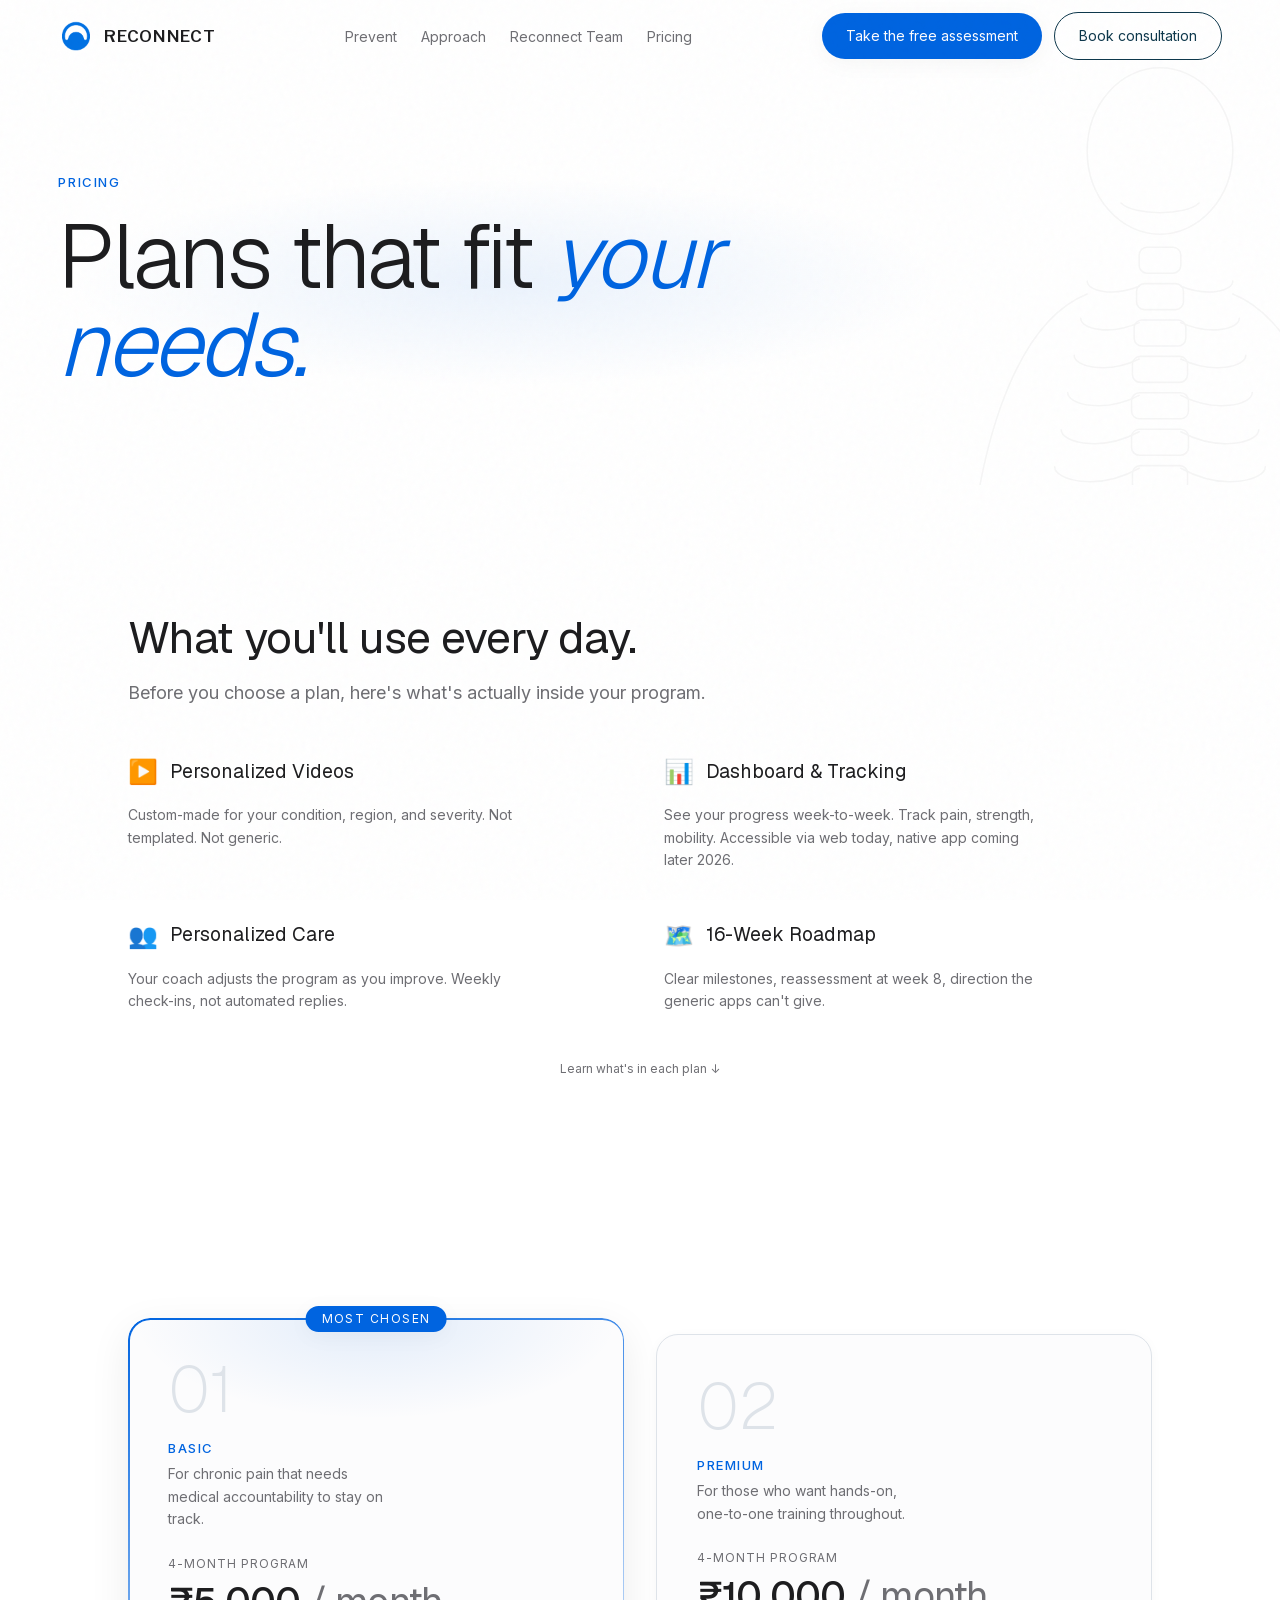
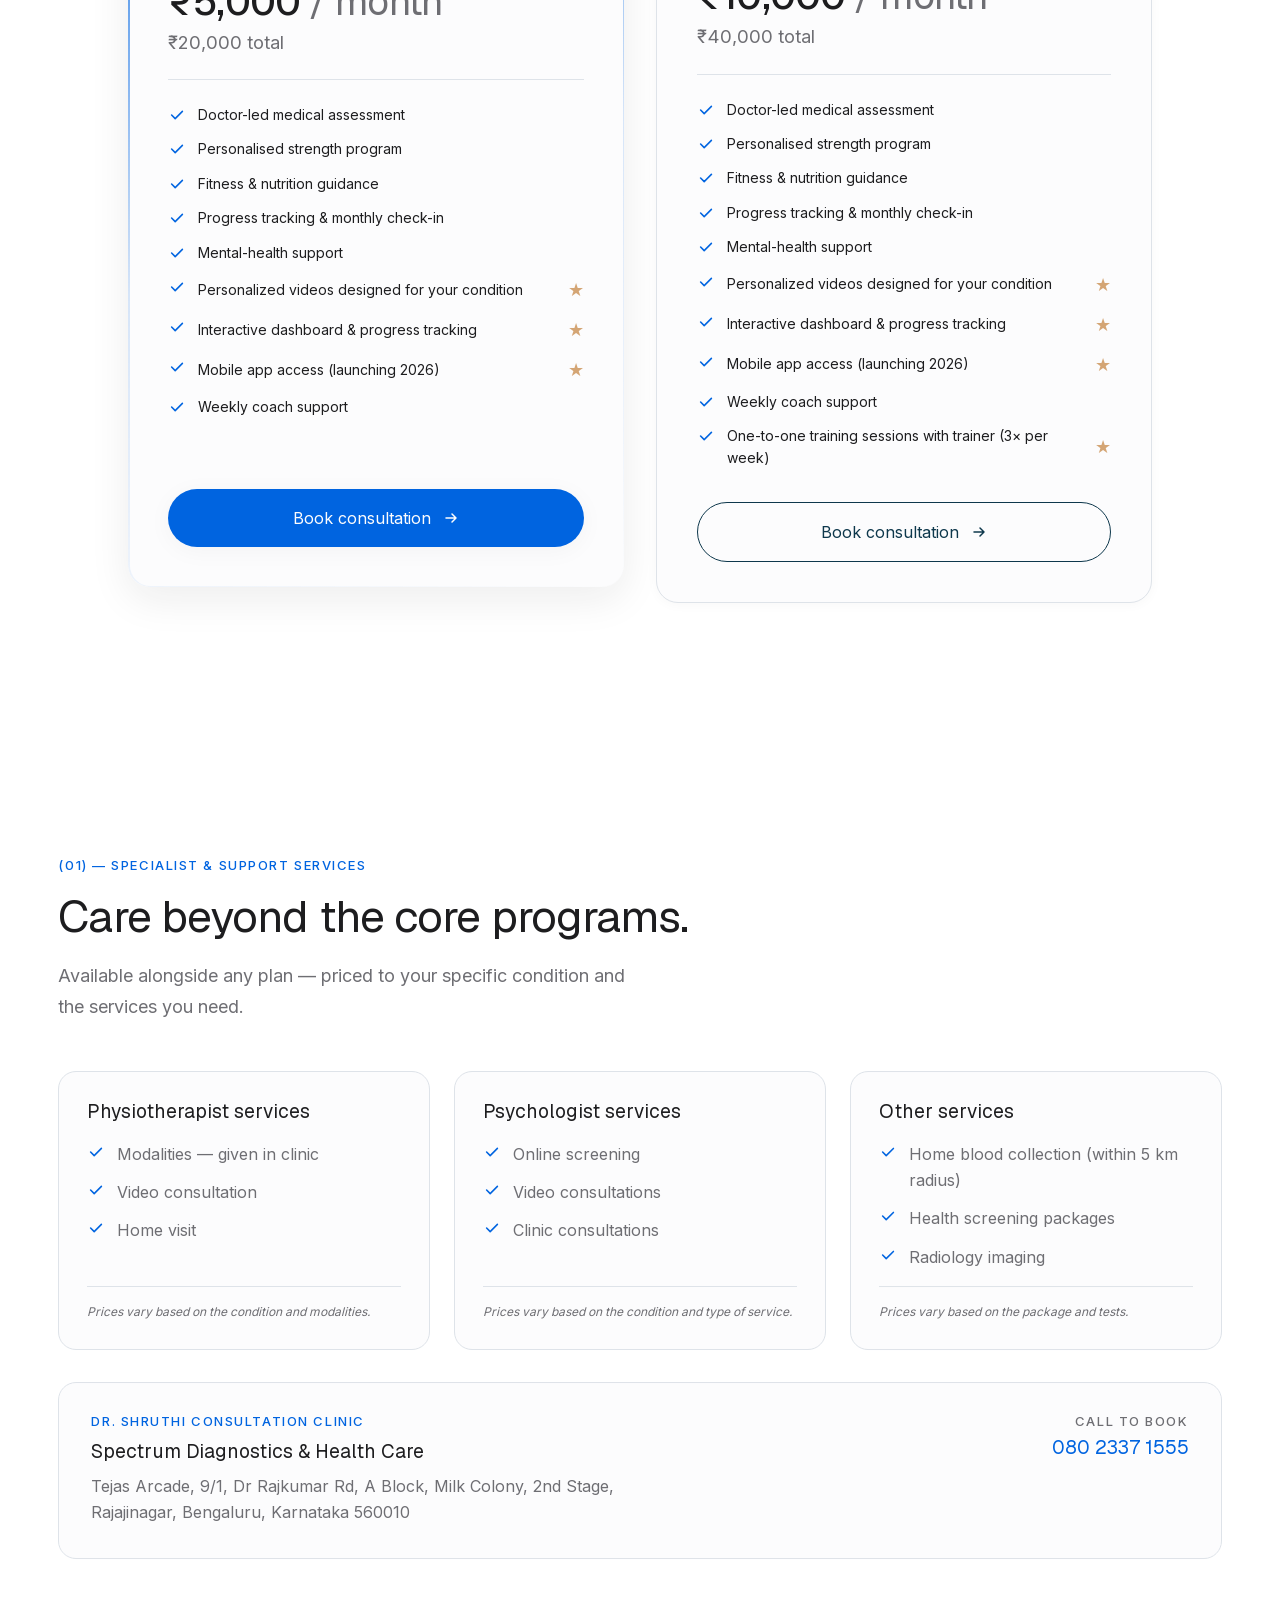
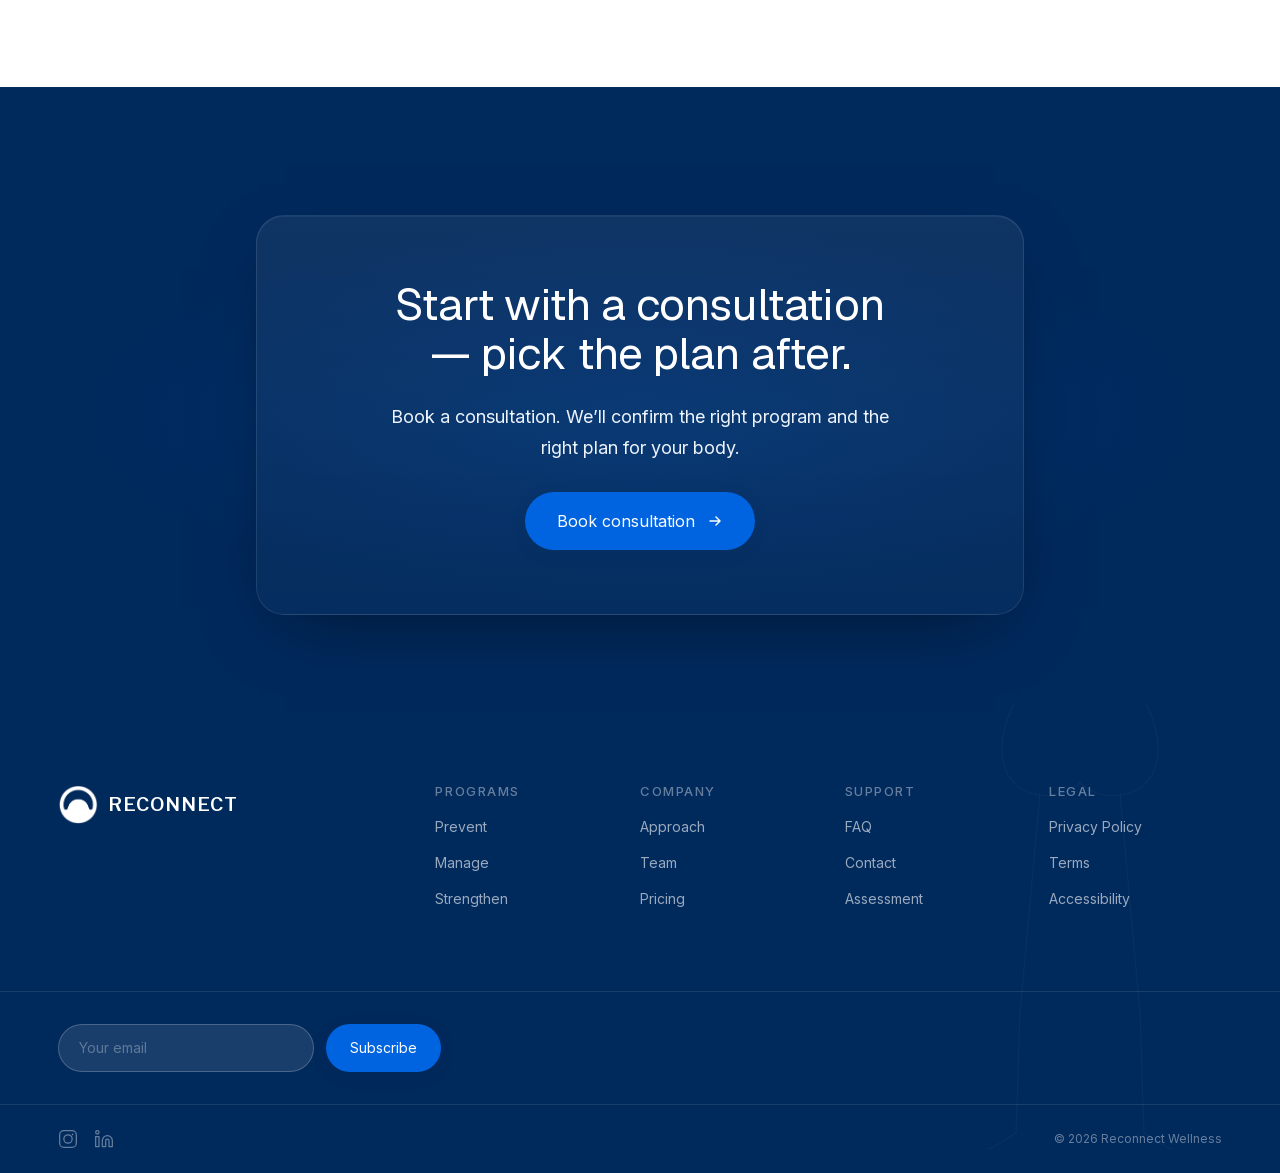
<file: pricing/index.html>
<!DOCTYPE html><html lang="en" data-scroll-behavior="smooth" class="geist_efde1a47-module__SZ3kUW__variable inter_7b064e0d-module__MOT0tq__variable libre_franklin_a0a97e02-module__CviBoG__variable"><head><meta charSet="utf-8"/><meta name="viewport" content="width=device-width, initial-scale=1"/><link rel="preload" href="/_next/static/media/83afe278b6a6bb3c-s.p.0q-301v4kxxnr.woff2" as="font" crossorigin="" type="font/woff2"/><link rel="preload" href="/_next/static/media/8a4bb24664ac8500-s.p.0yjesinu1g_v..woff2" as="font" crossorigin="" type="font/woff2"/><link rel="preload" href="/_next/static/media/caa3a2e1cccd8315-s.p.09~u27dqhyhd6.woff2" as="font" crossorigin="" type="font/woff2"/><link rel="preload" as="image" href="/brand/logo.png"/><link rel="preload" as="image" href="/brand/logo-white.png"/><link rel="stylesheet" href="/_next/static/chunks/0l0.y6ah8-_4v.css" data-precedence="next"/><link rel="preload" as="script" fetchPriority="low" href="/_next/static/chunks/05657rftlrwg~.js"/><script src="/_next/static/chunks/0pqt~8bl3ukh4.js" async=""></script><script src="/_next/static/chunks/13b.1zrnxoedg.js" async=""></script><script src="/_next/static/chunks/10u3y4bw1ayzs.js" async=""></script><script src="/_next/static/chunks/turbopack-0g6w~9edbofyu.js" async=""></script><script src="/_next/static/chunks/040r4yh74-d1~.js" async=""></script><script src="/_next/static/chunks/0wwa_gf35mus_.js" async=""></script><script src="/_next/static/chunks/0d3shmwh5_nmn.js" async=""></script><script src="/_next/static/chunks/01_iy89byth_a.js" async=""></script><link rel="preload" href="https://fonts.googleapis.com/css2?family=Material+Symbols+Outlined:opsz,wght,FILL,GRAD@24,400,0,0" as="style"/><link rel="preconnect" href="https://fonts.gstatic.com" crossorigin="anonymous"/><meta name="next-size-adjust" content=""/><title>Pricing | Reconnect Wellness</title><meta name="description" content="Two monthly plans, both including a medical assessment and a personalised program. Basic (most popular) and Premium, with a minimum 4-month program."/><meta name="keywords" content="arthritis exercise program,knee pain strength training,rheumatologist-led fitness India,osteoporosis exercise,back pain exercise,disc bulge exercise,joint pain treatment without surgery,strength training for arthritis,bone health program"/><meta name="robots" content="index, follow"/><link rel="canonical" href="https://reconnect.health/"/><meta property="og:title" content="Reconnect Wellness | Stronger Joints. Denser Bones."/><meta property="og:description" content="Doctor-designed strength &amp; nutrition program for joint pain, arthritis, and bone health. Personalized, evidence-backed."/><meta property="og:site_name" content="Reconnect Wellness"/><meta property="og:locale" content="en_IN"/><meta property="og:image" content="https://reconnect.health/og-image.jpg"/><meta property="og:image:width" content="1200"/><meta property="og:image:height" content="630"/><meta property="og:image:alt" content="Reconnect Wellness - Joint Pain &amp; Arthritis Exercise Program"/><meta property="og:type" content="website"/><meta name="twitter:card" content="summary_large_image"/><meta name="twitter:title" content="Reconnect Wellness | Joint Pain &amp; Arthritis Relief"/><meta name="twitter:description" content="Doctor-designed strength &amp; nutrition program for arthritis, joint pain, and bone health."/><meta name="twitter:image" content="https://reconnect.health/og-image.jpg"/><link rel="icon" href="/favicon.ico?favicon.0iaoohckw3pdw.ico" sizes="128x128" type="image/x-icon"/><link rel="icon" href="/icon.png?icon.0is9i~bjyypzn.png" sizes="256x256" type="image/png"/><script type="application/ld+json">{"@context":"https://schema.org","@type":"LocalBusiness","name":"Reconnect Wellness","description":"Doctor-designed strength and nutrition program for joint pain, arthritis, and bone health","url":"https://reconnect.health","image":"https://reconnect.health/og-image.jpg","areaServed":"IN","priceRange":"₹₹","serviceType":["Online Fitness Program","Nutrition Coaching"],"founder":{"@type":"Person","name":"Dr. Shruthi Desai","jobTitle":"Rheumatologist"},"offers":{"@type":"AggregateOffer","priceCurrency":"INR","description":"Personalized strength training and nutrition programs for arthritis, joint pain, and bone health"},"sameAs":["https://www.instagram.com/reconnectwellness","https://www.linkedin.com/company/reconnectwellness"]}</script><link rel="stylesheet" href="https://fonts.googleapis.com/css2?family=Material+Symbols+Outlined:opsz,wght,FILL,GRAD@24,400,0,0"/><script src="/_next/static/chunks/03~yq9q893hmn.js" noModule=""></script></head><body class="min-h-dvh flex flex-col bg-bone text-ink antialiased overflow-x-hidden"><div hidden=""><!--$--><!--/$--></div><header class="fixed top-0 left-0 right-0 z-50 transition-all duration-300 ease-[cubic-bezier(0.16,1,0.3,1)] bg-transparent border-b border-transparent" style="padding-top:env(safe-area-inset-top)"><nav class="container-site flex items-center justify-between h-16 md:h-[72px]"><a class="flex items-center gap-2.5 group shrink-0" aria-label="Reconnect home" href="/"><img src="/brand/logo.png" alt="" aria-hidden="true" class="h-9 w-9 object-contain"/><span class="text-[1.05rem] font-semibold tracking-[0.04em] leading-none transition-colors duration-300 text-ink" style="font-family:var(--font-brand)">RECONNECT</span></a><ul class="hidden xl:flex items-center gap-6 2xl:gap-8"><li><a class="text-body-sm font-medium transition-colors duration-200 text-ink-soft hover:text-ink" href="/programs/prevent/">Prevent</a></li><li><a class="text-body-sm font-medium transition-colors duration-200 text-ink-soft hover:text-ink" href="/approach/">Approach</a></li><li><a class="text-body-sm font-medium transition-colors duration-200 text-ink-soft hover:text-ink" href="/reconnect-team/">Reconnect Team</a></li><li><a class="text-body-sm font-medium transition-colors duration-200 text-ink-soft hover:text-ink" href="/pricing/">Pricing</a></li></ul><div class="hidden xl:flex items-center gap-3 shrink-0"><a class="group inline-flex items-center justify-center gap-2 font-medium rounded-pill transition-all duration-300 ease-[cubic-bezier(0.16,1,0.3,1)] cursor-pointer select-none disabled:opacity-50 disabled:pointer-events-none bg-clay text-calcium hover:bg-clay-dark shadow-soft hover:shadow-lifted px-6 py-3 text-body-sm whitespace-nowrap" href="/assessment/">Take the free assessment</a><a class="group inline-flex items-center justify-center gap-2 font-medium rounded-pill transition-all duration-300 ease-[cubic-bezier(0.16,1,0.3,1)] cursor-pointer select-none disabled:opacity-50 disabled:pointer-events-none border border-sage text-sage hover:bg-sage/5 px-6 py-3 text-body-sm whitespace-nowrap" href="/contact/">Book consultation</a></div><button class="xl:hidden flex flex-col justify-center items-center gap-[5px] w-10 h-10 -mr-2" aria-label="Open menu" aria-expanded="false"><span class="block h-[2px] w-6 transition-all duration-400 ease-[cubic-bezier(0.16,1,0.3,1)] bg-ink origin-center "></span><span class="block h-[2px] w-6 transition-all duration-400 ease-[cubic-bezier(0.16,1,0.3,1)] bg-ink "></span><span class="block h-[2px] w-6 transition-all duration-400 ease-[cubic-bezier(0.16,1,0.3,1)] bg-ink origin-center "></span></button></nav></header><main class="flex-1"><section class="relative overflow-hidden bg-bone pt-36 md:pt-44 pb-20 md:pb-24"><svg viewBox="0 0 200 600" fill="none" stroke="currentColor" stroke-width="0.6" stroke-linecap="round" stroke-linejoin="round" class="watermark text-ink right-[-140px] top-[60px] w-[520px] hidden md:block" aria-hidden="true"><ellipse cx="100" cy="35" rx="28" ry="32"></ellipse><path d="M85 55c5 5 25 5 30 0"></path><rect x="92" y="72" width="16" height="10" rx="3"></rect><rect x="90.97130657763364" y="86" width="18.057386844732708" height="10" rx="3"></rect><rect x="90.06734693828693" y="100" width="19.865306123426144" height="10" rx="3"></rect><rect x="89.39773032321796" y="114" width="21.2045393535641" height="10" rx="3"></rect><rect x="89.04365081003462" y="128" width="21.91269837993076" height="10" rx="3"></rect><rect x="89.04804215937818" y="142" width="21.90391568124362" height="10" rx="3"></rect><rect x="89.41037190005338" y="156" width="21.179256199893246" height="10" rx="3"></rect><rect x="90.08670589359649" y="170" width="19.826588212807025" height="10" rx="3"></rect><rect x="90.99503554953229" y="184" width="18.00992890093543" height="10" rx="3"></rect><rect x="92.02522174210145" y="198" width="15.949556515797108" height="10" rx="3"></rect><rect x="93.05234968306885" y="212" width="13.89530063386228" height="10" rx="3"></rect><rect x="93.9518754111955" y="226" width="12.096249177608998" height="10" rx="3"></rect><rect x="94.61472731724076" y="240" width="10.770545365518473" height="10" rx="3"></rect><rect x="94.9605315755097" y="254" width="10.07893684898058" height="10" rx="3"></rect><rect x="94.947357837873" y="268" width="10.105284324254004" height="10" rx="3"></rect><rect x="94.57680348027978" y="282" width="10.846393039440448" height="10" rx="3"></rect><rect x="93.89379991361696" y="296" width="12.21240017276607" height="10" rx="3"></rect><rect x="92.98116444460922" y="310" width="14.03767111078155" height="10" rx="3"></rect><rect x="91.94955829854695" y="324" width="16.1008834029061" height="10" rx="3"></rect><rect x="90.9240684395216" y="338" width="18.151863120956797" height="10" rx="3"></rect><g><path d="M92 87c-10 4-20 2-20 -2"></path><path d="M108 87c10 4 20 2 20 -2"></path></g><g><path d="M92 101c-11.25 5-22.5 2.5-22.5 -1.7"></path><path d="M108 101c11.25 5 22.5 2.5 22.5 -1.7"></path></g><g><path d="M92 115c-12.5 6-25 3-25 -1.4"></path><path d="M108 115c12.5 6 25 3 25 -1.4"></path></g><g><path d="M92 129c-13.75 7-27.5 3.5-27.5 -1.1"></path><path d="M108 129c13.75 7 27.5 3.5 27.5 -1.1"></path></g><g><path d="M92 143c-15 8-30 4-30 -0.8"></path><path d="M108 143c15 8 30 4 30 -0.8"></path></g><g><path d="M92 157c-16.25 9-32.5 4.5-32.5 -0.5"></path><path d="M108 157c16.25 9 32.5 4.5 32.5 -0.5"></path></g><g><path d="M92 171c-17.5 10-35 5-35 -0.20000000000000018"></path><path d="M108 171c17.5 10 35 5 35 -0.20000000000000018"></path></g><g><path d="M92 185c-18.75 11-37.5 5.5-37.5 0.10000000000000009"></path><path d="M108 185c18.75 11 37.5 5.5 37.5 0.10000000000000009"></path></g><g><path d="M92 199c-20 12-40 6-40 0.3999999999999999"></path><path d="M108 199c20 12 40 6 40 0.3999999999999999"></path></g><g><path d="M92 213c-21.25 13-42.5 6.5-42.5 0.6999999999999997"></path><path d="M108 213c21.25 13 42.5 6.5 42.5 0.6999999999999997"></path></g><path d="M70 360c-15 25-10 45 5 50s25-5 25-5"></path><path d="M130 360c15 25 10 45-5 50s-25-5-25-5"></path><path d="M72 90c-25 10-40 50-45 100s-5 60 0 80"></path><path d="M128 90c25 10 40 50 45 100s5 60 0 80"></path><line x1="80" y1="410" x2="70" y2="520"></line><line x1="120" y1="410" x2="130" y2="520"></line><line x1="70" y1="520" x2="68" y2="580"></line><line x1="130" y1="520" x2="132" y2="580"></line><path d="M68 580c-8 5-12 8-15 8"></path><path d="M132 580c8 5 12 8 15 8"></path></svg><div class="container-site relative"><div class="xray-glow max-w-4xl"><div class="" style="opacity:0;filter:blur(4px);transform:translateY(24px)"><p class="text-eyebrow text-clay">Pricing</p></div><div class="" style="opacity:0;filter:blur(4px);transform:translateY(24px)"><h1 class="text-hero text-ink mt-6">Plans that fit<!-- --> <span class="serif-italic text-clay">your needs.</span></h1></div></div></div></section><section class="section-py bg-bone "><div class="container-site"><div class="max-w-5xl mx-auto"><div class="" style="opacity:0;filter:blur(4px);transform:translateY(24px)"><h2 class="text-h2 font-display text-ink mb-4">What you&#x27;ll use every day.</h2></div><div class="" style="opacity:0;filter:blur(4px);transform:translateY(24px)"><p class="text-body-lg text-ink-soft mb-12 max-w-2xl">Before you choose a plan, here&#x27;s what&#x27;s actually inside your program.</p></div><div class="grid grid-cols-1 md:grid-cols-2 gap-8 md:gap-12"><div style="opacity:0;transform:translateY(20px)"><div class="" style="opacity:0;filter:blur(4px);transform:translateY(24px)"><div class="flex flex-col gap-4"><div class="flex items-center gap-3"><div class="text-clay text-2xl">▶️</div><h3 class="text-h4 font-display text-ink">Personalized Videos</h3></div><p class="text-body-sm text-ink-soft max-w-sm">Custom-made for your condition, region, and severity. Not templated. Not generic.</p></div></div></div><div style="opacity:0;transform:translateY(20px)"><div class="" style="opacity:0;filter:blur(4px);transform:translateY(24px)"><div class="flex flex-col gap-4"><div class="flex items-center gap-3"><div class="text-clay text-2xl">📊</div><h3 class="text-h4 font-display text-ink">Dashboard &amp; Tracking</h3></div><p class="text-body-sm text-ink-soft max-w-sm">See your progress week-to-week. Track pain, strength, mobility. Accessible via web today, native app coming later 2026.</p></div></div></div><div style="opacity:0;transform:translateY(20px)"><div class="" style="opacity:0;filter:blur(4px);transform:translateY(24px)"><div class="flex flex-col gap-4"><div class="flex items-center gap-3"><div class="text-clay text-2xl">👥</div><h3 class="text-h4 font-display text-ink">Personalized Care</h3></div><p class="text-body-sm text-ink-soft max-w-sm">Your coach adjusts the program as you improve. Weekly check-ins, not automated replies.</p></div></div></div><div style="opacity:0;transform:translateY(20px)"><div class="" style="opacity:0;filter:blur(4px);transform:translateY(24px)"><div class="flex flex-col gap-4"><div class="flex items-center gap-3"><div class="text-clay text-2xl">🗺️</div><h3 class="text-h4 font-display text-ink">16-Week Roadmap</h3></div><p class="text-body-sm text-ink-soft max-w-sm">Clear milestones, reassessment at week 8, direction the generic apps can&#x27;t give.</p></div></div></div></div><div class="" style="opacity:0;filter:blur(4px);transform:translateY(24px)"><p class="text-center text-caption text-ink-soft mt-12">Learn what&#x27;s in each plan ↓</p></div></div></div></section><section class="section-py bg-bone "><div class="container-site"><div class="grid grid-cols-1 md:grid-cols-2 gap-6 lg:gap-8 max-w-[64rem] mx-auto items-stretch"><div style="opacity:0;transform:translateY(20px)"><div class="relative flex flex-col h-full rounded-[22px] p-8 md:p-10 transition-transform duration-500 ease-[cubic-bezier(0.16,1,0.3,1)] bg-calcium text-ink shadow-lifted lg:-mt-4 lg:mb-4"><div aria-hidden="true" class="absolute inset-0 rounded-[22px] pointer-events-none" style="padding:1.5px;background:linear-gradient(160deg, var(--color-clay), rgba(0,100,224,0.15) 55%, transparent);-webkit-mask:linear-gradient(#000 0 0) content-box, linear-gradient(#000 0 0);-webkit-mask-composite:xor;mask-composite:exclude"></div><div aria-hidden="true" class="absolute inset-x-0 top-0 h-40 rounded-t-[22px] pointer-events-none" style="background:radial-gradient(70% 90% at 50% 0%, rgba(0,100,224,0.10), transparent 70%)"></div><span class="absolute -top-3 left-1/2 -translate-x-1/2 z-10 text-caption font-medium uppercase tracking-[0.12em] bg-clay text-calcium rounded-pill px-4 py-1 shadow-soft whitespace-nowrap">Most chosen</span><span aria-hidden="true" class="relative font-display text-line leading-none select-none" style="font-size:clamp(3rem, 5vw, 4.25rem);font-weight:200">01</span><div class="relative mt-5"><p class="text-eyebrow text-clay">Basic</p><p class="text-body-sm text-ink-soft mt-2 max-w-[26ch]">For chronic pain that needs medical accountability to stay on track.</p></div><div class="relative mt-6"><p class="text-caption text-ink-soft uppercase tracking-[0.08em]">4<!-- -->-month program</p><p class="font-display text-ink leading-tight mt-1" style="font-size:clamp(1.85rem, 3vw, 2.5rem);font-weight:500;letter-spacing:-0.02em">₹5,000<!-- --> <span class="font-normal text-ink-soft">/ month</span></p><span class="text-ink-soft leading-none block mt-2" style="font-size:clamp(0.95rem, 1.5vw, 1.15rem);font-weight:400">₹20,000<!-- --> total</span></div><div class="relative border-t border-line mt-7 mb-6"></div><ul class="relative flex flex-col gap-3 flex-1"><li class="flex items-start gap-3 text-body-sm text-ink"><svg width="18" height="18" viewBox="0 0 20 20" fill="none" stroke="currentColor" stroke-width="1.75" stroke-linecap="round" stroke-linejoin="round" class="shrink-0 mt-0.5 text-clay" aria-hidden="true"><path d="M4 10l4 4 8-8"></path></svg><span class="flex-1 flex items-center justify-between"><span>Doctor-led medical assessment</span></span></li><li class="flex items-start gap-3 text-body-sm text-ink"><svg width="18" height="18" viewBox="0 0 20 20" fill="none" stroke="currentColor" stroke-width="1.75" stroke-linecap="round" stroke-linejoin="round" class="shrink-0 mt-0.5 text-clay" aria-hidden="true"><path d="M4 10l4 4 8-8"></path></svg><span class="flex-1 flex items-center justify-between"><span>Personalised strength program</span></span></li><li class="flex items-start gap-3 text-body-sm text-ink"><svg width="18" height="18" viewBox="0 0 20 20" fill="none" stroke="currentColor" stroke-width="1.75" stroke-linecap="round" stroke-linejoin="round" class="shrink-0 mt-0.5 text-clay" aria-hidden="true"><path d="M4 10l4 4 8-8"></path></svg><span class="flex-1 flex items-center justify-between"><span>Fitness &amp; nutrition guidance</span></span></li><li class="flex items-start gap-3 text-body-sm text-ink"><svg width="18" height="18" viewBox="0 0 20 20" fill="none" stroke="currentColor" stroke-width="1.75" stroke-linecap="round" stroke-linejoin="round" class="shrink-0 mt-0.5 text-clay" aria-hidden="true"><path d="M4 10l4 4 8-8"></path></svg><span class="flex-1 flex items-center justify-between"><span>Progress tracking &amp; monthly check-in</span></span></li><li class="flex items-start gap-3 text-body-sm text-ink"><svg width="18" height="18" viewBox="0 0 20 20" fill="none" stroke="currentColor" stroke-width="1.75" stroke-linecap="round" stroke-linejoin="round" class="shrink-0 mt-0.5 text-clay" aria-hidden="true"><path d="M4 10l4 4 8-8"></path></svg><span class="flex-1 flex items-center justify-between"><span>Mental-health support</span></span></li><li class="flex items-start gap-3 text-body-sm font-bold text-ink"><svg width="18" height="18" viewBox="0 0 20 20" fill="none" stroke="currentColor" stroke-width="1.75" stroke-linecap="round" stroke-linejoin="round" class="shrink-0 mt-0.5 text-clay" aria-hidden="true"><path d="M4 10l4 4 8-8"></path></svg><span class="flex-1 flex items-center justify-between"><span>Personalized videos designed for your condition</span><span class="ml-2 text-lg" style="color:#D4A574">★</span></span></li><li class="flex items-start gap-3 text-body-sm font-bold text-ink"><svg width="18" height="18" viewBox="0 0 20 20" fill="none" stroke="currentColor" stroke-width="1.75" stroke-linecap="round" stroke-linejoin="round" class="shrink-0 mt-0.5 text-clay" aria-hidden="true"><path d="M4 10l4 4 8-8"></path></svg><span class="flex-1 flex items-center justify-between"><span>Interactive dashboard &amp; progress tracking</span><span class="ml-2 text-lg" style="color:#D4A574">★</span></span></li><li class="flex items-start gap-3 text-body-sm font-bold text-ink"><svg width="18" height="18" viewBox="0 0 20 20" fill="none" stroke="currentColor" stroke-width="1.75" stroke-linecap="round" stroke-linejoin="round" class="shrink-0 mt-0.5 text-clay" aria-hidden="true"><path d="M4 10l4 4 8-8"></path></svg><span class="flex-1 flex items-center justify-between"><span>Mobile app access (launching 2026)</span><span class="ml-2 text-lg" style="color:#D4A574">★</span></span></li><li class="flex items-start gap-3 text-body-sm text-ink"><svg width="18" height="18" viewBox="0 0 20 20" fill="none" stroke="currentColor" stroke-width="1.75" stroke-linecap="round" stroke-linejoin="round" class="shrink-0 mt-0.5 text-clay" aria-hidden="true"><path d="M4 10l4 4 8-8"></path></svg><span class="flex-1 flex items-center justify-between"><span>Weekly coach support</span></span></li></ul><div class="relative pt-8"><a class="group inline-flex items-center justify-center gap-2 font-medium rounded-pill transition-all duration-300 ease-[cubic-bezier(0.16,1,0.3,1)] cursor-pointer select-none disabled:opacity-50 disabled:pointer-events-none bg-clay text-calcium hover:bg-clay-dark shadow-soft hover:shadow-lifted px-8 py-4 text-body w-full justify-center" href="/contact/">Book consultation<svg width="16" height="16" viewBox="0 0 16 16" fill="none" class="ml-1 transition-transform duration-300 group-hover:translate-x-1" aria-hidden="true"><path d="M3 8h10m0 0L9 4m4 4L9 12" stroke="currentColor" stroke-width="1.5" stroke-linecap="round" stroke-linejoin="round"></path></svg></a></div></div></div><div style="opacity:0;transform:translateY(20px)"><div class="relative flex flex-col h-full rounded-[22px] p-8 md:p-10 transition-transform duration-500 ease-[cubic-bezier(0.16,1,0.3,1)] bg-calcium text-ink shadow-card hairline"><span aria-hidden="true" class="relative font-display text-line leading-none select-none" style="font-size:clamp(3rem, 5vw, 4.25rem);font-weight:200">02</span><div class="relative mt-5"><p class="text-eyebrow text-clay">Premium</p><p class="text-body-sm text-ink-soft mt-2 max-w-[26ch]">For those who want hands-on, one-to-one training throughout.</p></div><div class="relative mt-6"><p class="text-caption text-ink-soft uppercase tracking-[0.08em]">4<!-- -->-month program</p><p class="font-display text-ink leading-tight mt-1" style="font-size:clamp(1.85rem, 3vw, 2.5rem);font-weight:500;letter-spacing:-0.02em">₹10,000<!-- --> <span class="font-normal text-ink-soft">/ month</span></p><span class="text-ink-soft leading-none block mt-2" style="font-size:clamp(0.95rem, 1.5vw, 1.15rem);font-weight:400">₹40,000<!-- --> total</span></div><div class="relative border-t border-line mt-7 mb-6"></div><ul class="relative flex flex-col gap-3 flex-1"><li class="flex items-start gap-3 text-body-sm text-ink"><svg width="18" height="18" viewBox="0 0 20 20" fill="none" stroke="currentColor" stroke-width="1.75" stroke-linecap="round" stroke-linejoin="round" class="shrink-0 mt-0.5 text-clay" aria-hidden="true"><path d="M4 10l4 4 8-8"></path></svg><span class="flex-1 flex items-center justify-between"><span>Doctor-led medical assessment</span></span></li><li class="flex items-start gap-3 text-body-sm text-ink"><svg width="18" height="18" viewBox="0 0 20 20" fill="none" stroke="currentColor" stroke-width="1.75" stroke-linecap="round" stroke-linejoin="round" class="shrink-0 mt-0.5 text-clay" aria-hidden="true"><path d="M4 10l4 4 8-8"></path></svg><span class="flex-1 flex items-center justify-between"><span>Personalised strength program</span></span></li><li class="flex items-start gap-3 text-body-sm text-ink"><svg width="18" height="18" viewBox="0 0 20 20" fill="none" stroke="currentColor" stroke-width="1.75" stroke-linecap="round" stroke-linejoin="round" class="shrink-0 mt-0.5 text-clay" aria-hidden="true"><path d="M4 10l4 4 8-8"></path></svg><span class="flex-1 flex items-center justify-between"><span>Fitness &amp; nutrition guidance</span></span></li><li class="flex items-start gap-3 text-body-sm text-ink"><svg width="18" height="18" viewBox="0 0 20 20" fill="none" stroke="currentColor" stroke-width="1.75" stroke-linecap="round" stroke-linejoin="round" class="shrink-0 mt-0.5 text-clay" aria-hidden="true"><path d="M4 10l4 4 8-8"></path></svg><span class="flex-1 flex items-center justify-between"><span>Progress tracking &amp; monthly check-in</span></span></li><li class="flex items-start gap-3 text-body-sm text-ink"><svg width="18" height="18" viewBox="0 0 20 20" fill="none" stroke="currentColor" stroke-width="1.75" stroke-linecap="round" stroke-linejoin="round" class="shrink-0 mt-0.5 text-clay" aria-hidden="true"><path d="M4 10l4 4 8-8"></path></svg><span class="flex-1 flex items-center justify-between"><span>Mental-health support</span></span></li><li class="flex items-start gap-3 text-body-sm font-bold text-ink"><svg width="18" height="18" viewBox="0 0 20 20" fill="none" stroke="currentColor" stroke-width="1.75" stroke-linecap="round" stroke-linejoin="round" class="shrink-0 mt-0.5 text-clay" aria-hidden="true"><path d="M4 10l4 4 8-8"></path></svg><span class="flex-1 flex items-center justify-between"><span>Personalized videos designed for your condition</span><span class="ml-2 text-lg" style="color:#D4A574">★</span></span></li><li class="flex items-start gap-3 text-body-sm font-bold text-ink"><svg width="18" height="18" viewBox="0 0 20 20" fill="none" stroke="currentColor" stroke-width="1.75" stroke-linecap="round" stroke-linejoin="round" class="shrink-0 mt-0.5 text-clay" aria-hidden="true"><path d="M4 10l4 4 8-8"></path></svg><span class="flex-1 flex items-center justify-between"><span>Interactive dashboard &amp; progress tracking</span><span class="ml-2 text-lg" style="color:#D4A574">★</span></span></li><li class="flex items-start gap-3 text-body-sm font-bold text-ink"><svg width="18" height="18" viewBox="0 0 20 20" fill="none" stroke="currentColor" stroke-width="1.75" stroke-linecap="round" stroke-linejoin="round" class="shrink-0 mt-0.5 text-clay" aria-hidden="true"><path d="M4 10l4 4 8-8"></path></svg><span class="flex-1 flex items-center justify-between"><span>Mobile app access (launching 2026)</span><span class="ml-2 text-lg" style="color:#D4A574">★</span></span></li><li class="flex items-start gap-3 text-body-sm text-ink"><svg width="18" height="18" viewBox="0 0 20 20" fill="none" stroke="currentColor" stroke-width="1.75" stroke-linecap="round" stroke-linejoin="round" class="shrink-0 mt-0.5 text-clay" aria-hidden="true"><path d="M4 10l4 4 8-8"></path></svg><span class="flex-1 flex items-center justify-between"><span>Weekly coach support</span></span></li><li class="flex items-start gap-3 text-body-sm font-bold text-ink"><svg width="18" height="18" viewBox="0 0 20 20" fill="none" stroke="currentColor" stroke-width="1.75" stroke-linecap="round" stroke-linejoin="round" class="shrink-0 mt-0.5 text-clay" aria-hidden="true"><path d="M4 10l4 4 8-8"></path></svg><span class="flex-1 flex items-center justify-between"><span>One-to-one training sessions with trainer (3× per week)</span><span class="ml-2 text-lg" style="color:#D4A574">★</span></span></li></ul><div class="relative pt-8"><a class="group inline-flex items-center justify-center gap-2 font-medium rounded-pill transition-all duration-300 ease-[cubic-bezier(0.16,1,0.3,1)] cursor-pointer select-none disabled:opacity-50 disabled:pointer-events-none border border-sage text-sage hover:bg-sage/5 px-8 py-4 text-body w-full justify-center" href="/contact/">Book consultation<svg width="16" height="16" viewBox="0 0 16 16" fill="none" class="ml-1 transition-transform duration-300 group-hover:translate-x-1" aria-hidden="true"><path d="M3 8h10m0 0L9 4m4 4L9 12" stroke="currentColor" stroke-width="1.5" stroke-linecap="round" stroke-linejoin="round"></path></svg></a></div></div></div></div></div></section><section class="section-py bg-bone "><div class="container-site"><div class="flex flex-col gap-5 text-left items-start mb-12"><p class="text-eyebrow text-clay"><span>(01)<!-- --> —<!-- --> </span>Specialist &amp; support services</p><h2 class="text-h2 text-ink">Care beyond the core programs.</h2><p class="text-body-lg text-ink-soft max-w-xl">Available alongside any plan — priced to your specific condition and the services you need.</p></div><div class="grid grid-cols-1 md:grid-cols-3 gap-6"><div style="opacity:0;transform:translateY(20px)"><div class="bg-calcium rounded-[18px] p-7 hairline flex flex-col gap-4 h-full"><h3 class="text-h4 font-display text-ink">Physiotherapist services</h3><ul class="flex flex-col gap-3 flex-1"><li class="flex items-start gap-3 text-body text-ink-soft"><svg width="18" height="18" viewBox="0 0 20 20" fill="none" stroke="currentColor" stroke-width="1.75" stroke-linecap="round" stroke-linejoin="round" class="shrink-0 mt-0.5 text-clay" aria-label="Included"><path d="M4 10l4 4 8-8"></path></svg><span>Modalities — given in clinic</span></li><li class="flex items-start gap-3 text-body text-ink-soft"><svg width="18" height="18" viewBox="0 0 20 20" fill="none" stroke="currentColor" stroke-width="1.75" stroke-linecap="round" stroke-linejoin="round" class="shrink-0 mt-0.5 text-clay" aria-label="Included"><path d="M4 10l4 4 8-8"></path></svg><span>Video consultation</span></li><li class="flex items-start gap-3 text-body text-ink-soft"><svg width="18" height="18" viewBox="0 0 20 20" fill="none" stroke="currentColor" stroke-width="1.75" stroke-linecap="round" stroke-linejoin="round" class="shrink-0 mt-0.5 text-clay" aria-label="Included"><path d="M4 10l4 4 8-8"></path></svg><span>Home visit</span></li></ul><p class="text-caption text-ink-soft italic border-t border-line pt-4">Prices vary based on the condition and modalities.</p></div></div><div style="opacity:0;transform:translateY(20px)"><div class="bg-calcium rounded-[18px] p-7 hairline flex flex-col gap-4 h-full"><h3 class="text-h4 font-display text-ink">Psychologist services</h3><ul class="flex flex-col gap-3 flex-1"><li class="flex items-start gap-3 text-body text-ink-soft"><svg width="18" height="18" viewBox="0 0 20 20" fill="none" stroke="currentColor" stroke-width="1.75" stroke-linecap="round" stroke-linejoin="round" class="shrink-0 mt-0.5 text-clay" aria-label="Included"><path d="M4 10l4 4 8-8"></path></svg><span>Online screening</span></li><li class="flex items-start gap-3 text-body text-ink-soft"><svg width="18" height="18" viewBox="0 0 20 20" fill="none" stroke="currentColor" stroke-width="1.75" stroke-linecap="round" stroke-linejoin="round" class="shrink-0 mt-0.5 text-clay" aria-label="Included"><path d="M4 10l4 4 8-8"></path></svg><span>Video consultations</span></li><li class="flex items-start gap-3 text-body text-ink-soft"><svg width="18" height="18" viewBox="0 0 20 20" fill="none" stroke="currentColor" stroke-width="1.75" stroke-linecap="round" stroke-linejoin="round" class="shrink-0 mt-0.5 text-clay" aria-label="Included"><path d="M4 10l4 4 8-8"></path></svg><span>Clinic consultations</span></li></ul><p class="text-caption text-ink-soft italic border-t border-line pt-4">Prices vary based on the condition and type of service.</p></div></div><div style="opacity:0;transform:translateY(20px)"><div class="bg-calcium rounded-[18px] p-7 hairline flex flex-col gap-4 h-full"><h3 class="text-h4 font-display text-ink">Other services</h3><ul class="flex flex-col gap-3 flex-1"><li class="flex items-start gap-3 text-body text-ink-soft"><svg width="18" height="18" viewBox="0 0 20 20" fill="none" stroke="currentColor" stroke-width="1.75" stroke-linecap="round" stroke-linejoin="round" class="shrink-0 mt-0.5 text-clay" aria-label="Included"><path d="M4 10l4 4 8-8"></path></svg><span>Home blood collection (within 5 km radius)</span></li><li class="flex items-start gap-3 text-body text-ink-soft"><svg width="18" height="18" viewBox="0 0 20 20" fill="none" stroke="currentColor" stroke-width="1.75" stroke-linecap="round" stroke-linejoin="round" class="shrink-0 mt-0.5 text-clay" aria-label="Included"><path d="M4 10l4 4 8-8"></path></svg><span>Health screening packages</span></li><li class="flex items-start gap-3 text-body text-ink-soft"><svg width="18" height="18" viewBox="0 0 20 20" fill="none" stroke="currentColor" stroke-width="1.75" stroke-linecap="round" stroke-linejoin="round" class="shrink-0 mt-0.5 text-clay" aria-label="Included"><path d="M4 10l4 4 8-8"></path></svg><span>Radiology imaging</span></li></ul><p class="text-caption text-ink-soft italic border-t border-line pt-4">Prices vary based on the package and tests.</p></div></div></div><div class="" style="opacity:0;filter:blur(4px);transform:translateY(24px)"><div class="mt-8 bg-calcium rounded-[18px] p-7 md:p-8 hairline grid grid-cols-1 md:grid-cols-12 gap-6 items-start"><div class="md:col-span-8"><p class="text-eyebrow text-clay mb-3">Dr. Shruthi consultation clinic</p><p class="text-h4 font-display text-ink">Spectrum Diagnostics &amp; Health Care</p><p class="text-body text-ink-soft mt-2 max-w-xl">Tejas Arcade, 9/1, Dr Rajkumar Rd, A Block, Milk Colony, 2nd Stage, Rajajinagar, Bengaluru, Karnataka 560010</p></div><div class="md:col-span-4 md:text-right"><p class="text-eyebrow text-ink-soft mb-2">Call to book</p><a href="tel:08023371555" class="text-h4 font-display text-clay hover:text-clay-dark transition-colors">080 2337 1555</a></div></div></div></div></section><section class="section-py bg-sage-deep cta-section"><div class="container-site"><div class="xray-glow xray-glow-sage flex justify-center"><div class="" style="opacity:0;filter:blur(4px);transform:translateY(24px)"><div class="relative w-full max-w-3xl rounded-[28px] border px-7 py-12 sm:px-12 sm:py-16 text-bone" style="background:linear-gradient(180deg, rgba(255,255,255,0.06) 0%, rgba(255,255,255,0.02) 100%);border-color:rgba(255,255,255,0.10);box-shadow:0 1px 0 0 rgba(255,255,255,0.06) inset, 0 24px 70px -30px rgba(0,0,0,0.55)"><div class="flex flex-col items-center text-center gap-5 sm:gap-6"><h2 class="text-h2 font-display max-w-2xl text-balance">Start with a consultation — pick the plan after.</h2><p class="text-body-lg max-w-md sm:max-w-lg text-pretty text-sage-tint">Book a consultation. We’ll confirm the right program and the right plan for your body.</p><div class="mt-1 flex flex-col sm:flex-row items-stretch sm:items-center justify-center gap-3 sm:gap-4 w-full sm:w-auto"><a class="group inline-flex items-center justify-center gap-2 font-medium rounded-pill transition-all duration-300 ease-[cubic-bezier(0.16,1,0.3,1)] cursor-pointer select-none disabled:opacity-50 disabled:pointer-events-none bg-clay text-calcium hover:bg-clay-dark shadow-soft hover:shadow-lifted px-8 py-4 text-body w-full sm:w-auto justify-center" href="/contact/">Book consultation<svg width="16" height="16" viewBox="0 0 16 16" fill="none" class="ml-1 transition-transform duration-300 group-hover:translate-x-1" aria-hidden="true"><path d="M3 8h10m0 0L9 4m4 4L9 12" stroke="currentColor" stroke-width="1.5" stroke-linecap="round" stroke-linejoin="round"></path></svg></a></div></div></div></div></div></div></section><!--$--><!--/$--></main><footer class="relative overflow-hidden mt-auto"><section class="relative bg-sage-deep text-bone"><div class="container-site py-16 md:py-20"><div class="grid grid-cols-1 sm:grid-cols-2 lg:grid-cols-[2fr_1fr_1fr_1fr_1fr] gap-10 md:gap-8"><div class="sm:col-span-2 lg:col-span-1"><a class="flex items-center gap-2.5 mb-4" aria-label="Reconnect home" href="/"><img src="/brand/logo-white.png" alt="" aria-hidden="true" class="h-10 w-10 object-contain"/><span class="text-[1.2rem] font-semibold tracking-[0.04em] text-bone leading-none" style="font-family:var(--font-brand)">RECONNECT</span></a></div><div><h3 class="text-eyebrow text-bone/40 mb-4">Programs</h3><ul class="flex flex-col gap-3"><li><a class="text-body-sm text-bone/60 hover:text-bone transition-colors duration-200" href="/programs/prevent/">Prevent</a></li><li><a class="text-body-sm text-bone/60 hover:text-bone transition-colors duration-200" href="/programs/manage/">Manage</a></li><li><a class="text-body-sm text-bone/60 hover:text-bone transition-colors duration-200" href="/programs/strengthen/">Strengthen</a></li></ul></div><div><h3 class="text-eyebrow text-bone/40 mb-4">Company</h3><ul class="flex flex-col gap-3"><li><a class="text-body-sm text-bone/60 hover:text-bone transition-colors duration-200" href="/approach/">Approach</a></li><li><a class="text-body-sm text-bone/60 hover:text-bone transition-colors duration-200" href="/reconnect-team/">Team</a></li><li><a class="text-body-sm text-bone/60 hover:text-bone transition-colors duration-200" href="/pricing/">Pricing</a></li></ul></div><div><h3 class="text-eyebrow text-bone/40 mb-4">Support</h3><ul class="flex flex-col gap-3"><li><a class="text-body-sm text-bone/60 hover:text-bone transition-colors duration-200" href="/contact/#faq">FAQ</a></li><li><a class="text-body-sm text-bone/60 hover:text-bone transition-colors duration-200" href="/contact/">Contact</a></li><li><a class="text-body-sm text-bone/60 hover:text-bone transition-colors duration-200" href="/assessment/">Assessment</a></li></ul></div><div><h3 class="text-eyebrow text-bone/40 mb-4">Legal</h3><ul class="flex flex-col gap-3"><li><a class="text-body-sm text-bone/60 hover:text-bone transition-colors duration-200" href="#">Privacy Policy</a></li><li><a class="text-body-sm text-bone/60 hover:text-bone transition-colors duration-200" href="#">Terms</a></li><li><a class="text-body-sm text-bone/60 hover:text-bone transition-colors duration-200" href="#">Accessibility</a></li></ul></div></div></div><div class="border-t border-bone/10"><div class="container-site py-8 flex flex-col md:flex-row items-start md:items-center justify-between gap-6"><form class="flex flex-col sm:flex-row gap-3 w-full md:w-auto"><input type="email" required="" placeholder="Your email" class="bg-bone/10 border border-bone/20 text-bone placeholder:text-bone/30 rounded-pill px-5 py-3 text-body-sm outline-none focus:border-bone/40 transition-colors duration-200 w-full sm:w-64" value=""/><button type="submit" class="group inline-flex items-center justify-center gap-2 font-medium rounded-pill transition-all duration-300 ease-[cubic-bezier(0.16,1,0.3,1)] cursor-pointer select-none disabled:opacity-50 disabled:pointer-events-none bg-clay text-calcium hover:bg-clay-dark shadow-soft hover:shadow-lifted px-6 py-3 text-body-sm ">Subscribe</button></form></div></div><div class="border-t border-bone/10"><div class="container-site py-6 flex flex-col md:flex-row items-center justify-between gap-4"><div class="flex items-center gap-4"><a href="https://instagram.com" target="_blank" rel="noopener noreferrer" aria-label="Instagram" class="text-bone/40 hover:text-bone transition-colors duration-200"><svg viewBox="0 0 24 24" fill="none" stroke="currentColor" stroke-width="1.5" stroke-linecap="round" stroke-linejoin="round" class="w-5 h-5" aria-hidden="true"><rect x="2" y="2" width="20" height="20" rx="5"></rect><circle cx="12" cy="12" r="5"></circle><circle cx="17.5" cy="6.5" r="1" fill="currentColor" stroke="none"></circle></svg></a><a href="https://linkedin.com" target="_blank" rel="noopener noreferrer" aria-label="LinkedIn" class="text-bone/40 hover:text-bone transition-colors duration-200"><svg viewBox="0 0 24 24" fill="none" stroke="currentColor" stroke-width="1.5" stroke-linecap="round" stroke-linejoin="round" class="w-5 h-5" aria-hidden="true"><path d="M16 8a6 6 0 0 1 6 6v7h-4v-7a2 2 0 0 0-4 0v7h-4v-7a6 6 0 0 1 6-6z"></path><rect x="2" y="9" width="4" height="12"></rect><circle cx="4" cy="4" r="2"></circle></svg></a></div><p class="text-caption text-bone/40">© 2026 Reconnect Wellness</p></div></div><svg viewBox="0 0 200 600" fill="none" stroke="currentColor" stroke-width="0.6" stroke-linecap="round" stroke-linejoin="round" class="absolute bottom-0 right-0 w-[400px] opacity-[0.03] text-bone pointer-events-none" aria-hidden="true"><ellipse cx="100" cy="35" rx="28" ry="32"></ellipse><path d="M85 55c5 5 25 5 30 0"></path><rect x="92" y="72" width="16" height="10" rx="3"></rect><rect x="90.97130657763364" y="86" width="18.057386844732708" height="10" rx="3"></rect><rect x="90.06734693828693" y="100" width="19.865306123426144" height="10" rx="3"></rect><rect x="89.39773032321796" y="114" width="21.2045393535641" height="10" rx="3"></rect><rect x="89.04365081003462" y="128" width="21.91269837993076" height="10" rx="3"></rect><rect x="89.04804215937818" y="142" width="21.90391568124362" height="10" rx="3"></rect><rect x="89.41037190005338" y="156" width="21.179256199893246" height="10" rx="3"></rect><rect x="90.08670589359649" y="170" width="19.826588212807025" height="10" rx="3"></rect><rect x="90.99503554953229" y="184" width="18.00992890093543" height="10" rx="3"></rect><rect x="92.02522174210145" y="198" width="15.949556515797108" height="10" rx="3"></rect><rect x="93.05234968306885" y="212" width="13.89530063386228" height="10" rx="3"></rect><rect x="93.9518754111955" y="226" width="12.096249177608998" height="10" rx="3"></rect><rect x="94.61472731724076" y="240" width="10.770545365518473" height="10" rx="3"></rect><rect x="94.9605315755097" y="254" width="10.07893684898058" height="10" rx="3"></rect><rect x="94.947357837873" y="268" width="10.105284324254004" height="10" rx="3"></rect><rect x="94.57680348027978" y="282" width="10.846393039440448" height="10" rx="3"></rect><rect x="93.89379991361696" y="296" width="12.21240017276607" height="10" rx="3"></rect><rect x="92.98116444460922" y="310" width="14.03767111078155" height="10" rx="3"></rect><rect x="91.94955829854695" y="324" width="16.1008834029061" height="10" rx="3"></rect><rect x="90.9240684395216" y="338" width="18.151863120956797" height="10" rx="3"></rect><g><path d="M92 87c-10 4-20 2-20 -2"></path><path d="M108 87c10 4 20 2 20 -2"></path></g><g><path d="M92 101c-11.25 5-22.5 2.5-22.5 -1.7"></path><path d="M108 101c11.25 5 22.5 2.5 22.5 -1.7"></path></g><g><path d="M92 115c-12.5 6-25 3-25 -1.4"></path><path d="M108 115c12.5 6 25 3 25 -1.4"></path></g><g><path d="M92 129c-13.75 7-27.5 3.5-27.5 -1.1"></path><path d="M108 129c13.75 7 27.5 3.5 27.5 -1.1"></path></g><g><path d="M92 143c-15 8-30 4-30 -0.8"></path><path d="M108 143c15 8 30 4 30 -0.8"></path></g><g><path d="M92 157c-16.25 9-32.5 4.5-32.5 -0.5"></path><path d="M108 157c16.25 9 32.5 4.5 32.5 -0.5"></path></g><g><path d="M92 171c-17.5 10-35 5-35 -0.20000000000000018"></path><path d="M108 171c17.5 10 35 5 35 -0.20000000000000018"></path></g><g><path d="M92 185c-18.75 11-37.5 5.5-37.5 0.10000000000000009"></path><path d="M108 185c18.75 11 37.5 5.5 37.5 0.10000000000000009"></path></g><g><path d="M92 199c-20 12-40 6-40 0.3999999999999999"></path><path d="M108 199c20 12 40 6 40 0.3999999999999999"></path></g><g><path d="M92 213c-21.25 13-42.5 6.5-42.5 0.6999999999999997"></path><path d="M108 213c21.25 13 42.5 6.5 42.5 0.6999999999999997"></path></g><path d="M70 360c-15 25-10 45 5 50s25-5 25-5"></path><path d="M130 360c15 25 10 45-5 50s-25-5-25-5"></path><path d="M72 90c-25 10-40 50-45 100s-5 60 0 80"></path><path d="M128 90c25 10 40 50 45 100s5 60 0 80"></path><line x1="80" y1="410" x2="70" y2="520"></line><line x1="120" y1="410" x2="130" y2="520"></line><line x1="70" y1="520" x2="68" y2="580"></line><line x1="130" y1="520" x2="132" y2="580"></line><path d="M68 580c-8 5-12 8-15 8"></path><path d="M132 580c8 5 12 8 15 8"></path></svg></section></footer><script src="/_next/static/chunks/05657rftlrwg~.js" id="_R_" async=""></script><script>(self.__next_f=self.__next_f||[]).push([0])</script><script>self.__next_f.push([1,"1:\"$Sreact.fragment\"\n2:I[20032,[\"/_next/static/chunks/040r4yh74-d1~.js\",\"/_next/static/chunks/0wwa_gf35mus_.js\",\"/_next/static/chunks/0d3shmwh5_nmn.js\"],\"default\"]\n3:I[84834,[\"/_next/static/chunks/040r4yh74-d1~.js\",\"/_next/static/chunks/0wwa_gf35mus_.js\",\"/_next/static/chunks/0d3shmwh5_nmn.js\"],\"default\"]\n4:I[39756,[\"/_next/static/chunks/040r4yh74-d1~.js\",\"/_next/static/chunks/0wwa_gf35mus_.js\",\"/_next/static/chunks/0d3shmwh5_nmn.js\"],\"default\"]\n5:I[37457,[\"/_next/static/chunks/040r4yh74-d1~.js\",\"/_next/static/chunks/0wwa_gf35mus_.js\",\"/_next/static/chunks/0d3shmwh5_nmn.js\"],\"default\"]\n6:I[13642,[\"/_next/static/chunks/040r4yh74-d1~.js\",\"/_next/static/chunks/0wwa_gf35mus_.js\",\"/_next/static/chunks/0d3shmwh5_nmn.js\"],\"default\"]\n37:I[68027,[\"/_next/static/chunks/040r4yh74-d1~.js\",\"/_next/static/chunks/0wwa_gf35mus_.js\",\"/_next/static/chunks/0d3shmwh5_nmn.js\"],\"default\",1]\n:HL[\"/_next/static/chunks/0l0.y6ah8-_4v.css\",\"style\"]\n:HL[\"/_next/static/media/83afe278b6a6bb3c-s.p.0q-301v4kxxnr.woff2\",\"font\",{\"crossOrigin\":\"\",\"type\":\"font/woff2\"}]\n:HL[\"/_next/static/media/8a4bb24664ac8500-s.p.0yjesinu1g_v..woff2\",\"font\",{\"crossOrigin\":\"\",\"type\":\"font/woff2\"}]\n:HL[\"/_next/static/media/caa3a2e1cccd8315-s.p.09~u27dqhyhd6.woff2\",\"font\",{\"crossOrigin\":\"\",\"type\":\"font/woff2\"}]\n:HL[\"https://fonts.googleapis.com/css2?family=Material+Symbols+Outlined:opsz,wght,FILL,GRAD@24,400,0,0\",\"style\"]\n"])</script><script>self.__next_f.push([1,"0:{\"P\":null,\"c\":[\"\",\"pricing\",\"\"],\"q\":\"\",\"i\":false,\"f\":[[[\"\",{\"children\":[\"pricing\",{\"children\":[\"__PAGE__\",{}]}]},\"$undefined\",\"$undefined\",16],[[\"$\",\"$1\",\"c\",{\"children\":[[[\"$\",\"link\",\"0\",{\"rel\":\"stylesheet\",\"href\":\"/_next/static/chunks/0l0.y6ah8-_4v.css\",\"precedence\":\"next\",\"crossOrigin\":\"$undefined\",\"nonce\":\"$undefined\"}],[\"$\",\"script\",\"script-0\",{\"src\":\"/_next/static/chunks/040r4yh74-d1~.js\",\"async\":true,\"nonce\":\"$undefined\"}],[\"$\",\"script\",\"script-1\",{\"src\":\"/_next/static/chunks/0wwa_gf35mus_.js\",\"async\":true,\"nonce\":\"$undefined\"}],[\"$\",\"script\",\"script-2\",{\"src\":\"/_next/static/chunks/0d3shmwh5_nmn.js\",\"async\":true,\"nonce\":\"$undefined\"}]],[\"$\",\"html\",null,{\"lang\":\"en\",\"data-scroll-behavior\":\"smooth\",\"className\":\"geist_efde1a47-module__SZ3kUW__variable inter_7b064e0d-module__MOT0tq__variable libre_franklin_a0a97e02-module__CviBoG__variable\",\"children\":[[\"$\",\"head\",null,{\"children\":[[\"$\",\"script\",null,{\"type\":\"application/ld+json\",\"dangerouslySetInnerHTML\":{\"__html\":\"{\\\"@context\\\":\\\"https://schema.org\\\",\\\"@type\\\":\\\"LocalBusiness\\\",\\\"name\\\":\\\"Reconnect Wellness\\\",\\\"description\\\":\\\"Doctor-designed strength and nutrition program for joint pain, arthritis, and bone health\\\",\\\"url\\\":\\\"https://reconnect.health\\\",\\\"image\\\":\\\"https://reconnect.health/og-image.jpg\\\",\\\"areaServed\\\":\\\"IN\\\",\\\"priceRange\\\":\\\"₹₹\\\",\\\"serviceType\\\":[\\\"Online Fitness Program\\\",\\\"Nutrition Coaching\\\"],\\\"founder\\\":{\\\"@type\\\":\\\"Person\\\",\\\"name\\\":\\\"Dr. Shruthi Desai\\\",\\\"jobTitle\\\":\\\"Rheumatologist\\\"},\\\"offers\\\":{\\\"@type\\\":\\\"AggregateOffer\\\",\\\"priceCurrency\\\":\\\"INR\\\",\\\"description\\\":\\\"Personalized strength training and nutrition programs for arthritis, joint pain, and bone health\\\"},\\\"sameAs\\\":[\\\"https://www.instagram.com/reconnectwellness\\\",\\\"https://www.linkedin.com/company/reconnectwellness\\\"]}\"}}],[\"$\",\"link\",null,{\"rel\":\"preconnect\",\"href\":\"https://fonts.gstatic.com\",\"crossOrigin\":\"anonymous\"}],[\"$\",\"link\",null,{\"rel\":\"stylesheet\",\"href\":\"https://fonts.googleapis.com/css2?family=Material+Symbols+Outlined:opsz,wght,FILL,GRAD@24,400,0,0\"}]]}],[\"$\",\"body\",null,{\"className\":\"min-h-dvh flex flex-col bg-bone text-ink antialiased overflow-x-hidden\",\"children\":[\"$\",\"$L2\",null,{\"children\":[[\"$\",\"$L3\",null,{}],[\"$\",\"main\",null,{\"className\":\"flex-1\",\"children\":[\"$\",\"$L4\",null,{\"parallelRouterKey\":\"children\",\"error\":\"$undefined\",\"errorStyles\":\"$undefined\",\"errorScripts\":\"$undefined\",\"template\":[\"$\",\"$L5\",null,{}],\"templateStyles\":\"$undefined\",\"templateScripts\":\"$undefined\",\"notFound\":[[[\"$\",\"title\",null,{\"children\":\"404: This page could not be found.\"}],[\"$\",\"div\",null,{\"style\":{\"fontFamily\":\"system-ui,\\\"Segoe UI\\\",Roboto,Helvetica,Arial,sans-serif,\\\"Apple Color Emoji\\\",\\\"Segoe UI Emoji\\\"\",\"height\":\"100vh\",\"textAlign\":\"center\",\"display\":\"flex\",\"flexDirection\":\"column\",\"alignItems\":\"center\",\"justifyContent\":\"center\"},\"children\":[\"$\",\"div\",null,{\"children\":[[\"$\",\"style\",null,{\"dangerouslySetInnerHTML\":{\"__html\":\"body{color:#000;background:#fff;margin:0}.next-error-h1{border-right:1px solid rgba(0,0,0,.3)}@media (prefers-color-scheme:dark){body{color:#fff;background:#000}.next-error-h1{border-right:1px solid rgba(255,255,255,.3)}}\"}}],[\"$\",\"h1\",null,{\"className\":\"next-error-h1\",\"style\":{\"display\":\"inline-block\",\"margin\":\"0 20px 0 0\",\"padding\":\"0 23px 0 0\",\"fontSize\":24,\"fontWeight\":500,\"verticalAlign\":\"top\",\"lineHeight\":\"49px\"},\"children\":404}],[\"$\",\"div\",null,{\"style\":{\"display\":\"inline-block\"},\"children\":[\"$\",\"h2\",null,{\"style\":{\"fontSize\":14,\"fontWeight\":400,\"lineHeight\":\"49px\",\"margin\":0},\"children\":\"This page could not be found.\"}]}]]}]}]],[]],\"forbidden\":\"$undefined\",\"unauthorized\":\"$undefined\"}]}],[\"$\",\"$L6\",null,{}]]}]}]]}]]}],{\"children\":[[\"$\",\"$1\",\"c\",{\"children\":[null,[\"$\",\"$L4\",null,{\"parallelRouterKey\":\"children\",\"error\":\"$undefined\",\"errorStyles\":\"$undefined\",\"errorScripts\":\"$undefined\",\"template\":[\"$\",\"$L5\",null,{}],\"templateStyles\":\"$undefined\",\"templateScripts\":\"$undefined\",\"notFound\":\"$undefined\",\"forbidden\":\"$undefined\",\"unauthorized\":\"$undefined\"}]]}],{\"children\":[[\"$\",\"$1\",\"c\",{\"children\":[[[\"$\",\"section\",null,{\"className\":\"relative overflow-hidden bg-bone pt-36 md:pt-44 pb-20 md:pb-24\",\"children\":[[\"$\",\"svg\",null,{\"viewBox\":\"0 0 200 600\",\"fill\":\"none\",\"stroke\":\"currentColor\",\"strokeWidth\":\"0.6\",\"strokeLinecap\":\"round\",\"strokeLinejoin\":\"round\",\"className\":\"watermark text-ink right-[-140px] top-[60px] w-[520px] hidden md:block\",\"aria-hidden\":\"true\",\"children\":[[\"$\",\"ellipse\",null,{\"cx\":\"100\",\"cy\":\"35\",\"rx\":\"28\",\"ry\":\"32\"}],[\"$\",\"path\",null,{\"d\":\"M85 55c5 5 25 5 30 0\"}],[[\"$\",\"rect\",\"v0\",{\"x\":92,\"y\":72,\"width\":16,\"height\":10,\"rx\":\"3\"}],\"$L7\",\"$L8\",\"$L9\",\"$La\",\"$Lb\",\"$Lc\",\"$Ld\",\"$Le\",\"$Lf\",\"$L10\",\"$L11\",\"$L12\",\"$L13\",\"$L14\",\"$L15\",\"$L16\",\"$L17\",\"$L18\",\"$L19\"],[\"$L1a\",\"$L1b\",\"$L1c\",\"$L1d\",\"$L1e\",\"$L1f\",\"$L20\",\"$L21\",\"$L22\",\"$L23\"],\"$L24\",\"$L25\",\"$L26\",\"$L27\",\"$L28\",\"$L29\",\"$L2a\",\"$L2b\",\"$L2c\",\"$L2d\"]}],\"$L2e\"]}],\"$L2f\",\"$L30\",\"$L31\",\"$L32\"],[\"$L33\"],\"$L34\"]}],{},null,false,null]},null,false,\"$@35\"]},null,false,null],\"$L36\",false]],\"m\":\"$undefined\",\"G\":[\"$37\",[\"$L38\"]],\"S\":true,\"h\":null,\"s\":\"$undefined\",\"l\":\"$undefined\",\"p\":\"$undefined\",\"d\":\"$undefined\",\"b\":\"yrFfOhECp9E2i6B2bAaR2\"}\n"])</script><script>self.__next_f.push([1,"39:I[96199,[\"/_next/static/chunks/040r4yh74-d1~.js\",\"/_next/static/chunks/0wwa_gf35mus_.js\",\"/_next/static/chunks/0d3shmwh5_nmn.js\",\"/_next/static/chunks/01_iy89byth_a.js\"],\"default\"]\n3a:I[1083,[\"/_next/static/chunks/040r4yh74-d1~.js\",\"/_next/static/chunks/0wwa_gf35mus_.js\",\"/_next/static/chunks/0d3shmwh5_nmn.js\",\"/_next/static/chunks/01_iy89byth_a.js\"],\"default\"]\n3b:I[99014,[\"/_next/static/chunks/040r4yh74-d1~.js\",\"/_next/static/chunks/0wwa_gf35mus_.js\",\"/_next/static/chunks/0d3shmwh5_nmn.js\",\"/_next/static/chunks/01_iy89byth_a.js\"],\"default\"]\n3e:I[31213,[\"/_next/static/chunks/040r4yh74-d1~.js\",\"/_next/static/chunks/0wwa_gf35mus_.js\",\"/_next/static/chunks/0d3shmwh5_nmn.js\",\"/_next/static/chunks/01_iy89byth_a.js\"],\"default\"]\n3f:I[97367,[\"/_next/static/chunks/040r4yh74-d1~.js\",\"/_next/static/chunks/0wwa_gf35mus_.js\",\"/_next/static/chunks/0d3shmwh5_nmn.js\"],\"OutletBoundary\"]\n40:\"$Sreact.suspense\"\n43:I[97367,[\"/_next/static/chunks/040r4yh74-d1~.js\",\"/_next/static/chunks/0wwa_gf35mus_.js\",\"/_next/static/chunks/0d3shmwh5_nmn.js\"],\"ViewportBoundary\"]\n45:I[97367,[\"/_next/static/chunks/040r4yh74-d1~.js\",\"/_next/static/chunks/0wwa_gf35mus_.js\",\"/_next/static/chunks/0d3shmwh5_nmn.js\"],\"MetadataBoundary\"]\n7:[\"$\",\"rect\",\"v1\",{\"x\":90.97130657763364,\"y\":86,\"width\":18.057386844732708,\"height\":10,\"rx\":\"3\"}]\n8:[\"$\",\"rect\",\"v2\",{\"x\":90.06734693828693,\"y\":100,\"width\":19.865306123426144,\"height\":10,\"rx\":\"3\"}]\n9:[\"$\",\"rect\",\"v3\",{\"x\":89.39773032321796,\"y\":114,\"width\":21.2045393535641,\"height\":10,\"rx\":\"3\"}]\na:[\"$\",\"rect\",\"v4\",{\"x\":89.04365081003462,\"y\":128,\"width\":21.91269837993076,\"height\":10,\"rx\":\"3\"}]\nb:[\"$\",\"rect\",\"v5\",{\"x\":89.04804215937818,\"y\":142,\"width\":21.90391568124362,\"height\":10,\"rx\":\"3\"}]\nc:[\"$\",\"rect\",\"v6\",{\"x\":89.41037190005338,\"y\":156,\"width\":21.179256199893246,\"height\":10,\"rx\":\"3\"}]\nd:[\"$\",\"rect\",\"v7\",{\"x\":90.08670589359649,\"y\":170,\"width\":19.826588212807025,\"height\":10,\"rx\":\"3\"}]\ne:[\"$\",\"rect\",\"v8\",{\"x\":90.99503554953229,\"y\":184,\"width\":18.00992890093543,\"height\":10,\"rx\":\"3\"}]\nf:[\"$\",\"rect\",\"v9\",{\"x\":92.02522174210145,\"y\":198,\"width\":15.949556515797108,\"height\":10,\"rx\":\"3\"}]\n10:[\"$\",\"rect\",\"v10\",{\"x\":93.05234968306885,\"y\":212,\"width\":13.89530063386228,\"height\":10,\"rx\":\"3\"}]\n11:[\"$\",\"rect\",\"v11\",{\"x\":93.9518754111955,\"y\":226,\"width\":12.096249177608998,\"height\":10,\"rx\":\"3\"}]\n12:[\"$\",\"rect\",\"v12\",{\"x\":94.61472731724076,\"y\":240,\"width\":10.770545365518473,\"height\":10,\"rx\":\"3\"}]\n13:[\"$\",\"rect\",\"v13\",{\"x\":94.9605315755097,\"y\":254,\"width\":10.07893684898058,\"height\":10,\"rx\":\"3\"}]\n14:[\"$\",\"rect\",\"v14\",{\"x\":94.947357837873,\"y\":268,\"width\":10.105284324254004,\"height\":10,\"rx\":\"3\"}]\n15:[\"$\",\"rect\",\"v15\",{\"x\":94.57680348027978,\"y\":282,\"width\":10.846393039440448,\"height\":10,\"rx\":\"3\"}]\n16:[\"$\",\"rect\",\"v16\",{\"x\":93.89379991361696,\"y\":296,\"width\":12.21240017276607,\"height\":10,\"rx\":\"3\"}]\n17:[\"$\",\"rect\",\"v17\",{\"x\":92.98116444460922,\"y\":310,\"width\":14.03767111078155,\"height\":10,\"rx\":\"3\"}]\n18:[\"$\",\"rect\",\"v18\",{\"x\":91.94955829854695,\"y\":324,\"width\":16.1008834029061,\"height\":10,\"rx\":\"3\"}]\n19:[\"$\",\"rect\",\"v19\",{\"x\":90.9240684395216,\"y\":338,\"width\":18.151863120956797,\"height\":10,\"rx\":\"3\"}]\n1a:[\"$\",\"g\",\"r0\",{\"children\":[[\"$\",\"path\",null,{\"d\":\"M92 87c-10 4-20 2-20 -2\"}],[\"$\",\"path\",null,{\"d\":\"M108 87c10 4 20 2 20 -2\"}]]}]\n1b:[\"$\",\"g\",\"r1\",{\"children\":[[\"$\",\"path\",null,{\"d\":\"M92 101c-11.25 5-22.5 2.5-22.5 -1.7\"}],[\"$\",\"path\",null,{\"d\":\"M108 101c11.25 5 22.5 2.5 22.5 -1.7\"}]]}]\n1c:[\"$\",\"g\",\"r2\",{\"children\":[[\"$\",\"path\",null,{\"d\":\"M92 115c-12.5 6-25 3-25 -1.4\"}],[\"$\",\"path\",null,{\"d\":\"M108 115c12.5 6 25 3 25 -1.4\"}]]}]\n1d:[\"$\",\"g\",\"r3\",{\"children\":[[\"$\",\"path\",null,{\"d\":\"M92 129c-13.75 7-27.5 3.5-27.5 -1.1\"}],[\"$\",\"path\",null,{\"d\":\"M108 129c13.75 7 27.5 3.5 27.5 -1.1\"}]]}]\n1e:[\"$\",\"g\",\"r4\",{\"children\":[[\"$\",\"path\",null,{\"d\":\"M92 143c-15 8-30 4-30 -0.8\"}],[\"$\",\"path\",null,{\"d\":\"M108 143c15 8 30 4 30 -0.8\"}]]}]\n1f:[\"$\",\"g\",\"r5\",{\"children\":[[\"$\",\"path\",null,{\"d\":\"M92 157c-16.25 9-32.5 4.5-32.5 -0.5\"}],[\"$\",\"path\",null,{\"d\":\"M108 157c16.25 9 32.5 4.5 32.5 -0.5\"}]]}]\n20:[\"$\",\"g\",\"r6\",{\"children\":[[\"$\",\"path\",null,{\"d\":\"M92 171c-17.5 10-35 5-35 -0.200000000000"])</script><script>self.__next_f.push([1,"00018\"}],[\"$\",\"path\",null,{\"d\":\"M108 171c17.5 10 35 5 35 -0.20000000000000018\"}]]}]\n21:[\"$\",\"g\",\"r7\",{\"children\":[[\"$\",\"path\",null,{\"d\":\"M92 185c-18.75 11-37.5 5.5-37.5 0.10000000000000009\"}],[\"$\",\"path\",null,{\"d\":\"M108 185c18.75 11 37.5 5.5 37.5 0.10000000000000009\"}]]}]\n22:[\"$\",\"g\",\"r8\",{\"children\":[[\"$\",\"path\",null,{\"d\":\"M92 199c-20 12-40 6-40 0.3999999999999999\"}],[\"$\",\"path\",null,{\"d\":\"M108 199c20 12 40 6 40 0.3999999999999999\"}]]}]\n23:[\"$\",\"g\",\"r9\",{\"children\":[[\"$\",\"path\",null,{\"d\":\"M92 213c-21.25 13-42.5 6.5-42.5 0.6999999999999997\"}],[\"$\",\"path\",null,{\"d\":\"M108 213c21.25 13 42.5 6.5 42.5 0.6999999999999997\"}]]}]\n24:[\"$\",\"path\",null,{\"d\":\"M70 360c-15 25-10 45 5 50s25-5 25-5\"}]\n25:[\"$\",\"path\",null,{\"d\":\"M130 360c15 25 10 45-5 50s-25-5-25-5\"}]\n26:[\"$\",\"path\",null,{\"d\":\"M72 90c-25 10-40 50-45 100s-5 60 0 80\"}]\n27:[\"$\",\"path\",null,{\"d\":\"M128 90c25 10 40 50 45 100s5 60 0 80\"}]\n28:[\"$\",\"line\",null,{\"x1\":\"80\",\"y1\":\"410\",\"x2\":\"70\",\"y2\":\"520\"}]\n29:[\"$\",\"line\",null,{\"x1\":\"120\",\"y1\":\"410\",\"x2\":\"130\",\"y2\":\"520\"}]\n2a:[\"$\",\"line\",null,{\"x1\":\"70\",\"y1\":\"520\",\"x2\":\"68\",\"y2\":\"580\"}]\n2b:[\"$\",\"line\",null,{\"x1\":\"130\",\"y1\":\"520\",\"x2\":\"132\",\"y2\":\"580\"}]\n2c:[\"$\",\"path\",null,{\"d\":\"M68 580c-8 5-12 8-15 8\"}]\n2d:[\"$\",\"path\",null,{\"d\":\"M132 580c8 5 12 8 15 8\"}]\n2e:[\"$\",\"div\",null,{\"className\":\"container-site relative\",\"children\":[\"$\",\"div\",null,{\"className\":\"xray-glow max-w-4xl\",\"children\":[[\"$\",\"$L39\",null,{\"children\":[\"$\",\"p\",null,{\"className\":\"text-eyebrow text-clay\",\"children\":[\"$undefined\",\"Pricing\"]}]}],[\"$\",\"$L39\",null,{\"delay\":0.1,\"children\":[\"$\",\"h1\",null,{\"className\":\"text-hero text-ink mt-6\",\"children\":[\"Plans that fit\",\" \",[\"$\",\"span\",null,{\"className\":\"serif-italic text-clay\",\"children\":\"your needs.\"}]]}]}]]}]}]\n"])</script><script>self.__next_f.push([1,"2f:[\"$\",\"section\",null,{\"id\":\"$undefined\",\"className\":\"section-py bg-bone \",\"children\":[\"$\",\"div\",null,{\"className\":\"container-site\",\"children\":[\"$\",\"div\",null,{\"className\":\"max-w-5xl mx-auto\",\"children\":[[\"$\",\"$L39\",null,{\"children\":[\"$\",\"h2\",null,{\"className\":\"text-h2 font-display text-ink mb-4\",\"children\":\"What you'll use every day.\"}]}],[\"$\",\"$L39\",null,{\"delay\":0.1,\"children\":[\"$\",\"p\",null,{\"className\":\"text-body-lg text-ink-soft mb-12 max-w-2xl\",\"children\":\"Before you choose a plan, here's what's actually inside your program.\"}]}],[\"$\",\"$L3a\",null,{\"className\":\"grid grid-cols-1 md:grid-cols-2 gap-8 md:gap-12\",\"children\":[[\"$\",\"$L39\",\"Personalized Videos\",{\"delay\":0.05,\"children\":[\"$\",\"div\",null,{\"className\":\"flex flex-col gap-4\",\"children\":[[\"$\",\"div\",null,{\"className\":\"flex items-center gap-3\",\"children\":[[\"$\",\"div\",null,{\"className\":\"text-clay text-2xl\",\"children\":\"▶️\"}],[\"$\",\"h3\",null,{\"className\":\"text-h4 font-display text-ink\",\"children\":\"Personalized Videos\"}]]}],[\"$\",\"p\",null,{\"className\":\"text-body-sm text-ink-soft max-w-sm\",\"children\":\"Custom-made for your condition, region, and severity. Not templated. Not generic.\"}],false]}]}],[\"$\",\"$L39\",\"Dashboard \u0026 Tracking\",{\"delay\":0.05,\"children\":[\"$\",\"div\",null,{\"className\":\"flex flex-col gap-4\",\"children\":[[\"$\",\"div\",null,{\"className\":\"flex items-center gap-3\",\"children\":[[\"$\",\"div\",null,{\"className\":\"text-clay text-2xl\",\"children\":\"📊\"}],[\"$\",\"h3\",null,{\"className\":\"text-h4 font-display text-ink\",\"children\":\"Dashboard \u0026 Tracking\"}]]}],[\"$\",\"p\",null,{\"className\":\"text-body-sm text-ink-soft max-w-sm\",\"children\":\"See your progress week-to-week. Track pain, strength, mobility. Accessible via web today, native app coming later 2026.\"}],false]}]}],[\"$\",\"$L39\",\"Personalized Care\",{\"delay\":0.05,\"children\":[\"$\",\"div\",null,{\"className\":\"flex flex-col gap-4\",\"children\":[[\"$\",\"div\",null,{\"className\":\"flex items-center gap-3\",\"children\":[[\"$\",\"div\",null,{\"className\":\"text-clay text-2xl\",\"children\":\"👥\"}],[\"$\",\"h3\",null,{\"className\":\"text-h4 font-display text-ink\",\"children\":\"Personalized Care\"}]]}],[\"$\",\"p\",null,{\"className\":\"text-body-sm text-ink-soft max-w-sm\",\"children\":\"Your coach adjusts the program as you improve. Weekly check-ins, not automated replies.\"}],false]}]}],[\"$\",\"$L39\",\"16-Week Roadmap\",{\"delay\":0.05,\"children\":[\"$\",\"div\",null,{\"className\":\"flex flex-col gap-4\",\"children\":[[\"$\",\"div\",null,{\"className\":\"flex items-center gap-3\",\"children\":[[\"$\",\"div\",null,{\"className\":\"text-clay text-2xl\",\"children\":\"🗺️\"}],[\"$\",\"h3\",null,{\"className\":\"text-h4 font-display text-ink\",\"children\":\"16-Week Roadmap\"}]]}],[\"$\",\"p\",null,{\"className\":\"text-body-sm text-ink-soft max-w-sm\",\"children\":\"Clear milestones, reassessment at week 8, direction the generic apps can't give.\"}],false]}]}]]}],[\"$\",\"$L39\",null,{\"delay\":0.3,\"children\":[\"$\",\"p\",null,{\"className\":\"text-center text-caption text-ink-soft mt-12\",\"children\":\"Learn what's in each plan ↓\"}]}]]}]}]}]\n"])</script><script>self.__next_f.push([1,"30:[\"$\",\"section\",null,{\"id\":\"$undefined\",\"className\":\"section-py bg-bone \",\"children\":[\"$\",\"div\",null,{\"className\":\"container-site\",\"children\":[\"$\",\"$L3b\",null,{\"ctaLabel\":\"Book consultation\",\"ctaHref\":\"/contact\"}]}]}]\n"])</script><script>self.__next_f.push([1,"31:[\"$\",\"section\",null,{\"id\":\"$undefined\",\"className\":\"section-py bg-bone \",\"children\":[\"$\",\"div\",null,{\"className\":\"container-site\",\"children\":[[\"$\",\"div\",null,{\"className\":\"flex flex-col gap-5 text-left items-start mb-12\",\"children\":[[\"$\",\"p\",null,{\"className\":\"text-eyebrow text-clay\",\"children\":[[\"$\",\"span\",null,{\"children\":[\"(01)\",\" —\",\" \"]}],\"Specialist \u0026 support services\"]}],[\"$\",\"h2\",null,{\"className\":\"text-h2 text-ink\",\"children\":\"Care beyond the core programs.\"}],[\"$\",\"p\",null,{\"className\":\"text-body-lg text-ink-soft max-w-xl\",\"children\":\"Available alongside any plan — priced to your specific condition and the services you need.\"}]]}],[\"$\",\"$L3a\",null,{\"className\":\"grid grid-cols-1 md:grid-cols-3 gap-6\",\"children\":[[\"$\",\"div\",\"Physiotherapist services\",{\"className\":\"bg-calcium rounded-[18px] p-7 hairline flex flex-col gap-4 h-full\",\"children\":[[\"$\",\"h3\",null,{\"className\":\"text-h4 font-display text-ink\",\"children\":\"Physiotherapist services\"}],[\"$\",\"ul\",null,{\"className\":\"flex flex-col gap-3 flex-1\",\"children\":[[\"$\",\"li\",\"Modalities — given in clinic\",{\"className\":\"flex items-start gap-3 text-body text-ink-soft\",\"children\":[[\"$\",\"svg\",null,{\"width\":\"18\",\"height\":\"18\",\"viewBox\":\"0 0 20 20\",\"fill\":\"none\",\"stroke\":\"currentColor\",\"strokeWidth\":\"1.75\",\"strokeLinecap\":\"round\",\"strokeLinejoin\":\"round\",\"className\":\"shrink-0 mt-0.5 text-clay\",\"aria-label\":\"Included\",\"children\":[\"$\",\"path\",null,{\"d\":\"M4 10l4 4 8-8\"}]}],[\"$\",\"span\",null,{\"children\":\"Modalities — given in clinic\"}]]}],[\"$\",\"li\",\"Video consultation\",{\"className\":\"flex items-start gap-3 text-body text-ink-soft\",\"children\":[[\"$\",\"svg\",null,{\"width\":\"18\",\"height\":\"18\",\"viewBox\":\"0 0 20 20\",\"fill\":\"none\",\"stroke\":\"currentColor\",\"strokeWidth\":\"1.75\",\"strokeLinecap\":\"round\",\"strokeLinejoin\":\"round\",\"className\":\"shrink-0 mt-0.5 text-clay\",\"aria-label\":\"Included\",\"children\":[\"$\",\"path\",null,{\"d\":\"M4 10l4 4 8-8\"}]}],[\"$\",\"span\",null,{\"children\":\"Video consultation\"}]]}],[\"$\",\"li\",\"Home visit\",{\"className\":\"flex items-start gap-3 text-body text-ink-soft\",\"children\":[[\"$\",\"svg\",null,{\"width\":\"18\",\"height\":\"18\",\"viewBox\":\"0 0 20 20\",\"fill\":\"none\",\"stroke\":\"currentColor\",\"strokeWidth\":\"1.75\",\"strokeLinecap\":\"round\",\"strokeLinejoin\":\"round\",\"className\":\"shrink-0 mt-0.5 text-clay\",\"aria-label\":\"Included\",\"children\":[\"$\",\"path\",null,{\"d\":\"M4 10l4 4 8-8\"}]}],[\"$\",\"span\",null,{\"children\":\"Home visit\"}]]}]]}],[\"$\",\"p\",null,{\"className\":\"text-caption text-ink-soft italic border-t border-line pt-4\",\"children\":\"Prices vary based on the condition and modalities.\"}]]}],[\"$\",\"div\",\"Psychologist services\",{\"className\":\"bg-calcium rounded-[18px] p-7 hairline flex flex-col gap-4 h-full\",\"children\":[[\"$\",\"h3\",null,{\"className\":\"text-h4 font-display text-ink\",\"children\":\"Psychologist services\"}],[\"$\",\"ul\",null,{\"className\":\"flex flex-col gap-3 flex-1\",\"children\":[[\"$\",\"li\",\"Online screening\",{\"className\":\"flex items-start gap-3 text-body text-ink-soft\",\"children\":[[\"$\",\"svg\",null,{\"width\":\"18\",\"height\":\"18\",\"viewBox\":\"0 0 20 20\",\"fill\":\"none\",\"stroke\":\"currentColor\",\"strokeWidth\":\"1.75\",\"strokeLinecap\":\"round\",\"strokeLinejoin\":\"round\",\"className\":\"shrink-0 mt-0.5 text-clay\",\"aria-label\":\"Included\",\"children\":[\"$\",\"path\",null,{\"d\":\"M4 10l4 4 8-8\"}]}],[\"$\",\"span\",null,{\"children\":\"Online screening\"}]]}],[\"$\",\"li\",\"Video consultations\",{\"className\":\"flex items-start gap-3 text-body text-ink-soft\",\"children\":[[\"$\",\"svg\",null,{\"width\":\"18\",\"height\":\"18\",\"viewBox\":\"0 0 20 20\",\"fill\":\"none\",\"stroke\":\"currentColor\",\"strokeWidth\":\"1.75\",\"strokeLinecap\":\"round\",\"strokeLinejoin\":\"round\",\"className\":\"shrink-0 mt-0.5 text-clay\",\"aria-label\":\"Included\",\"children\":[\"$\",\"path\",null,{\"d\":\"M4 10l4 4 8-8\"}]}],[\"$\",\"span\",null,{\"children\":\"Video consultations\"}]]}],[\"$\",\"li\",\"Clinic consultations\",{\"className\":\"flex items-start gap-3 text-body text-ink-soft\",\"children\":[[\"$\",\"svg\",null,{\"width\":\"18\",\"height\":\"18\",\"viewBox\":\"0 0 20 20\",\"fill\":\"none\",\"stroke\":\"currentColor\",\"strokeWidth\":\"1.75\",\"strokeLinecap\":\"round\",\"strokeLinejoin\":\"round\",\"className\":\"shrink-0 mt-0.5 text-clay\",\"aria-label\":\"Included\",\"children\":[\"$\",\"path\",null,{\"d\":\"M4 10l4 4 8-8\"}]}],[\"$\",\"span\",null,{\"children\":\"Clinic consultations\"}]]}]]}],[\"$\",\"p\",null,{\"className\":\"text-caption text-ink-soft italic border-t border-line pt-4\",\"children\":\"Prices vary based on the condition and type of service.\"}]]}],\"$L3c\"]}],\"$L3d\"]}]}]\n"])</script><script>self.__next_f.push([1,"32:[\"$\",\"$L3e\",null,{\"headline\":\"Start with a consultation — pick the plan after.\",\"description\":\"Book a consultation. We’ll confirm the right program and the right plan for your body.\",\"primaryHref\":\"/contact\",\"primaryLabel\":\"Book consultation\",\"variant\":\"sage\"}]\n33:[\"$\",\"script\",\"script-0\",{\"src\":\"/_next/static/chunks/01_iy89byth_a.js\",\"async\":true,\"nonce\":\"$undefined\"}]\n34:[\"$\",\"$L3f\",null,{\"children\":[\"$\",\"$40\",null,{\"name\":\"Next.MetadataOutlet\",\"children\":\"$@41\"}]}]\n42:[]\n35:\"$W42\"\n36:[\"$\",\"$1\",\"h\",{\"children\":[null,[\"$\",\"$L43\",null,{\"children\":\"$L44\"}],[\"$\",\"div\",null,{\"hidden\":true,\"children\":[\"$\",\"$L45\",null,{\"children\":[\"$\",\"$40\",null,{\"name\":\"Next.Metadata\",\"children\":\"$L46\"}]}]}],[\"$\",\"meta\",null,{\"name\":\"next-size-adjust\",\"content\":\"\"}]]}]\n38:[\"$\",\"link\",\"0\",{\"rel\":\"stylesheet\",\"href\":\"/_next/static/chunks/0l0.y6ah8-_4v.css\",\"precedence\":\"next\",\"crossOrigin\":\"$undefined\",\"nonce\":\"$undefined\"}]\n"])</script><script>self.__next_f.push([1,"3c:[\"$\",\"div\",\"Other services\",{\"className\":\"bg-calcium rounded-[18px] p-7 hairline flex flex-col gap-4 h-full\",\"children\":[[\"$\",\"h3\",null,{\"className\":\"text-h4 font-display text-ink\",\"children\":\"Other services\"}],[\"$\",\"ul\",null,{\"className\":\"flex flex-col gap-3 flex-1\",\"children\":[[\"$\",\"li\",\"Home blood collection (within 5 km radius)\",{\"className\":\"flex items-start gap-3 text-body text-ink-soft\",\"children\":[[\"$\",\"svg\",null,{\"width\":\"18\",\"height\":\"18\",\"viewBox\":\"0 0 20 20\",\"fill\":\"none\",\"stroke\":\"currentColor\",\"strokeWidth\":\"1.75\",\"strokeLinecap\":\"round\",\"strokeLinejoin\":\"round\",\"className\":\"shrink-0 mt-0.5 text-clay\",\"aria-label\":\"Included\",\"children\":[\"$\",\"path\",null,{\"d\":\"M4 10l4 4 8-8\"}]}],[\"$\",\"span\",null,{\"children\":\"Home blood collection (within 5 km radius)\"}]]}],[\"$\",\"li\",\"Health screening packages\",{\"className\":\"flex items-start gap-3 text-body text-ink-soft\",\"children\":[[\"$\",\"svg\",null,{\"width\":\"18\",\"height\":\"18\",\"viewBox\":\"0 0 20 20\",\"fill\":\"none\",\"stroke\":\"currentColor\",\"strokeWidth\":\"1.75\",\"strokeLinecap\":\"round\",\"strokeLinejoin\":\"round\",\"className\":\"shrink-0 mt-0.5 text-clay\",\"aria-label\":\"Included\",\"children\":[\"$\",\"path\",null,{\"d\":\"M4 10l4 4 8-8\"}]}],[\"$\",\"span\",null,{\"children\":\"Health screening packages\"}]]}],[\"$\",\"li\",\"Radiology imaging\",{\"className\":\"flex items-start gap-3 text-body text-ink-soft\",\"children\":[[\"$\",\"svg\",null,{\"width\":\"18\",\"height\":\"18\",\"viewBox\":\"0 0 20 20\",\"fill\":\"none\",\"stroke\":\"currentColor\",\"strokeWidth\":\"1.75\",\"strokeLinecap\":\"round\",\"strokeLinejoin\":\"round\",\"className\":\"shrink-0 mt-0.5 text-clay\",\"aria-label\":\"Included\",\"children\":[\"$\",\"path\",null,{\"d\":\"M4 10l4 4 8-8\"}]}],[\"$\",\"span\",null,{\"children\":\"Radiology imaging\"}]]}]]}],[\"$\",\"p\",null,{\"className\":\"text-caption text-ink-soft italic border-t border-line pt-4\",\"children\":\"Prices vary based on the package and tests.\"}]]}]\n"])</script><script>self.__next_f.push([1,"3d:[\"$\",\"$L39\",null,{\"delay\":0.15,\"children\":[\"$\",\"div\",null,{\"className\":\"mt-8 bg-calcium rounded-[18px] p-7 md:p-8 hairline grid grid-cols-1 md:grid-cols-12 gap-6 items-start\",\"children\":[[\"$\",\"div\",null,{\"className\":\"md:col-span-8\",\"children\":[[\"$\",\"p\",null,{\"className\":\"text-eyebrow text-clay mb-3\",\"children\":\"Dr. Shruthi consultation clinic\"}],[\"$\",\"p\",null,{\"className\":\"text-h4 font-display text-ink\",\"children\":\"Spectrum Diagnostics \u0026 Health Care\"}],[\"$\",\"p\",null,{\"className\":\"text-body text-ink-soft mt-2 max-w-xl\",\"children\":\"Tejas Arcade, 9/1, Dr Rajkumar Rd, A Block, Milk Colony, 2nd Stage, Rajajinagar, Bengaluru, Karnataka 560010\"}]]}],[\"$\",\"div\",null,{\"className\":\"md:col-span-4 md:text-right\",\"children\":[[\"$\",\"p\",null,{\"className\":\"text-eyebrow text-ink-soft mb-2\",\"children\":\"Call to book\"}],[\"$\",\"a\",null,{\"href\":\"tel:08023371555\",\"className\":\"text-h4 font-display text-clay hover:text-clay-dark transition-colors\",\"children\":\"080 2337 1555\"}]]}]]}]}]\n"])</script><script>self.__next_f.push([1,"44:[[\"$\",\"meta\",\"0\",{\"charSet\":\"utf-8\"}],[\"$\",\"meta\",\"1\",{\"name\":\"viewport\",\"content\":\"width=device-width, initial-scale=1\"}]]\n"])</script><script>self.__next_f.push([1,"47:I[27201,[\"/_next/static/chunks/040r4yh74-d1~.js\",\"/_next/static/chunks/0wwa_gf35mus_.js\",\"/_next/static/chunks/0d3shmwh5_nmn.js\"],\"IconMark\"]\n41:null\n"])</script><script>self.__next_f.push([1,"46:[[\"$\",\"title\",\"0\",{\"children\":\"Pricing | Reconnect Wellness\"}],[\"$\",\"meta\",\"1\",{\"name\":\"description\",\"content\":\"Two monthly plans, both including a medical assessment and a personalised program. Basic (most popular) and Premium, with a minimum 4-month program.\"}],[\"$\",\"meta\",\"2\",{\"name\":\"keywords\",\"content\":\"arthritis exercise program,knee pain strength training,rheumatologist-led fitness India,osteoporosis exercise,back pain exercise,disc bulge exercise,joint pain treatment without surgery,strength training for arthritis,bone health program\"}],[\"$\",\"meta\",\"3\",{\"name\":\"robots\",\"content\":\"index, follow\"}],[\"$\",\"link\",\"4\",{\"rel\":\"canonical\",\"href\":\"https://reconnect.health/\"}],[\"$\",\"meta\",\"5\",{\"property\":\"og:title\",\"content\":\"Reconnect Wellness | Stronger Joints. Denser Bones.\"}],[\"$\",\"meta\",\"6\",{\"property\":\"og:description\",\"content\":\"Doctor-designed strength \u0026 nutrition program for joint pain, arthritis, and bone health. Personalized, evidence-backed.\"}],[\"$\",\"meta\",\"7\",{\"property\":\"og:site_name\",\"content\":\"Reconnect Wellness\"}],[\"$\",\"meta\",\"8\",{\"property\":\"og:locale\",\"content\":\"en_IN\"}],[\"$\",\"meta\",\"9\",{\"property\":\"og:image\",\"content\":\"https://reconnect.health/og-image.jpg\"}],[\"$\",\"meta\",\"10\",{\"property\":\"og:image:width\",\"content\":\"1200\"}],[\"$\",\"meta\",\"11\",{\"property\":\"og:image:height\",\"content\":\"630\"}],[\"$\",\"meta\",\"12\",{\"property\":\"og:image:alt\",\"content\":\"Reconnect Wellness - Joint Pain \u0026 Arthritis Exercise Program\"}],[\"$\",\"meta\",\"13\",{\"property\":\"og:type\",\"content\":\"website\"}],[\"$\",\"meta\",\"14\",{\"name\":\"twitter:card\",\"content\":\"summary_large_image\"}],[\"$\",\"meta\",\"15\",{\"name\":\"twitter:title\",\"content\":\"Reconnect Wellness | Joint Pain \u0026 Arthritis Relief\"}],[\"$\",\"meta\",\"16\",{\"name\":\"twitter:description\",\"content\":\"Doctor-designed strength \u0026 nutrition program for arthritis, joint pain, and bone health.\"}],[\"$\",\"meta\",\"17\",{\"name\":\"twitter:image\",\"content\":\"https://reconnect.health/og-image.jpg\"}],[\"$\",\"link\",\"18\",{\"rel\":\"icon\",\"href\":\"/favicon.ico?favicon.0iaoohckw3pdw.ico\",\"sizes\":\"128x128\",\"type\":\"image/x-icon\"}],[\"$\",\"link\",\"19\",{\"rel\":\"icon\",\"href\":\"/icon.png?icon.0is9i~bjyypzn.png\",\"sizes\":\"256x256\",\"type\":\"image/png\"}],[\"$\",\"$L47\",\"20\",{}]]\n"])</script></body></html>
</file>
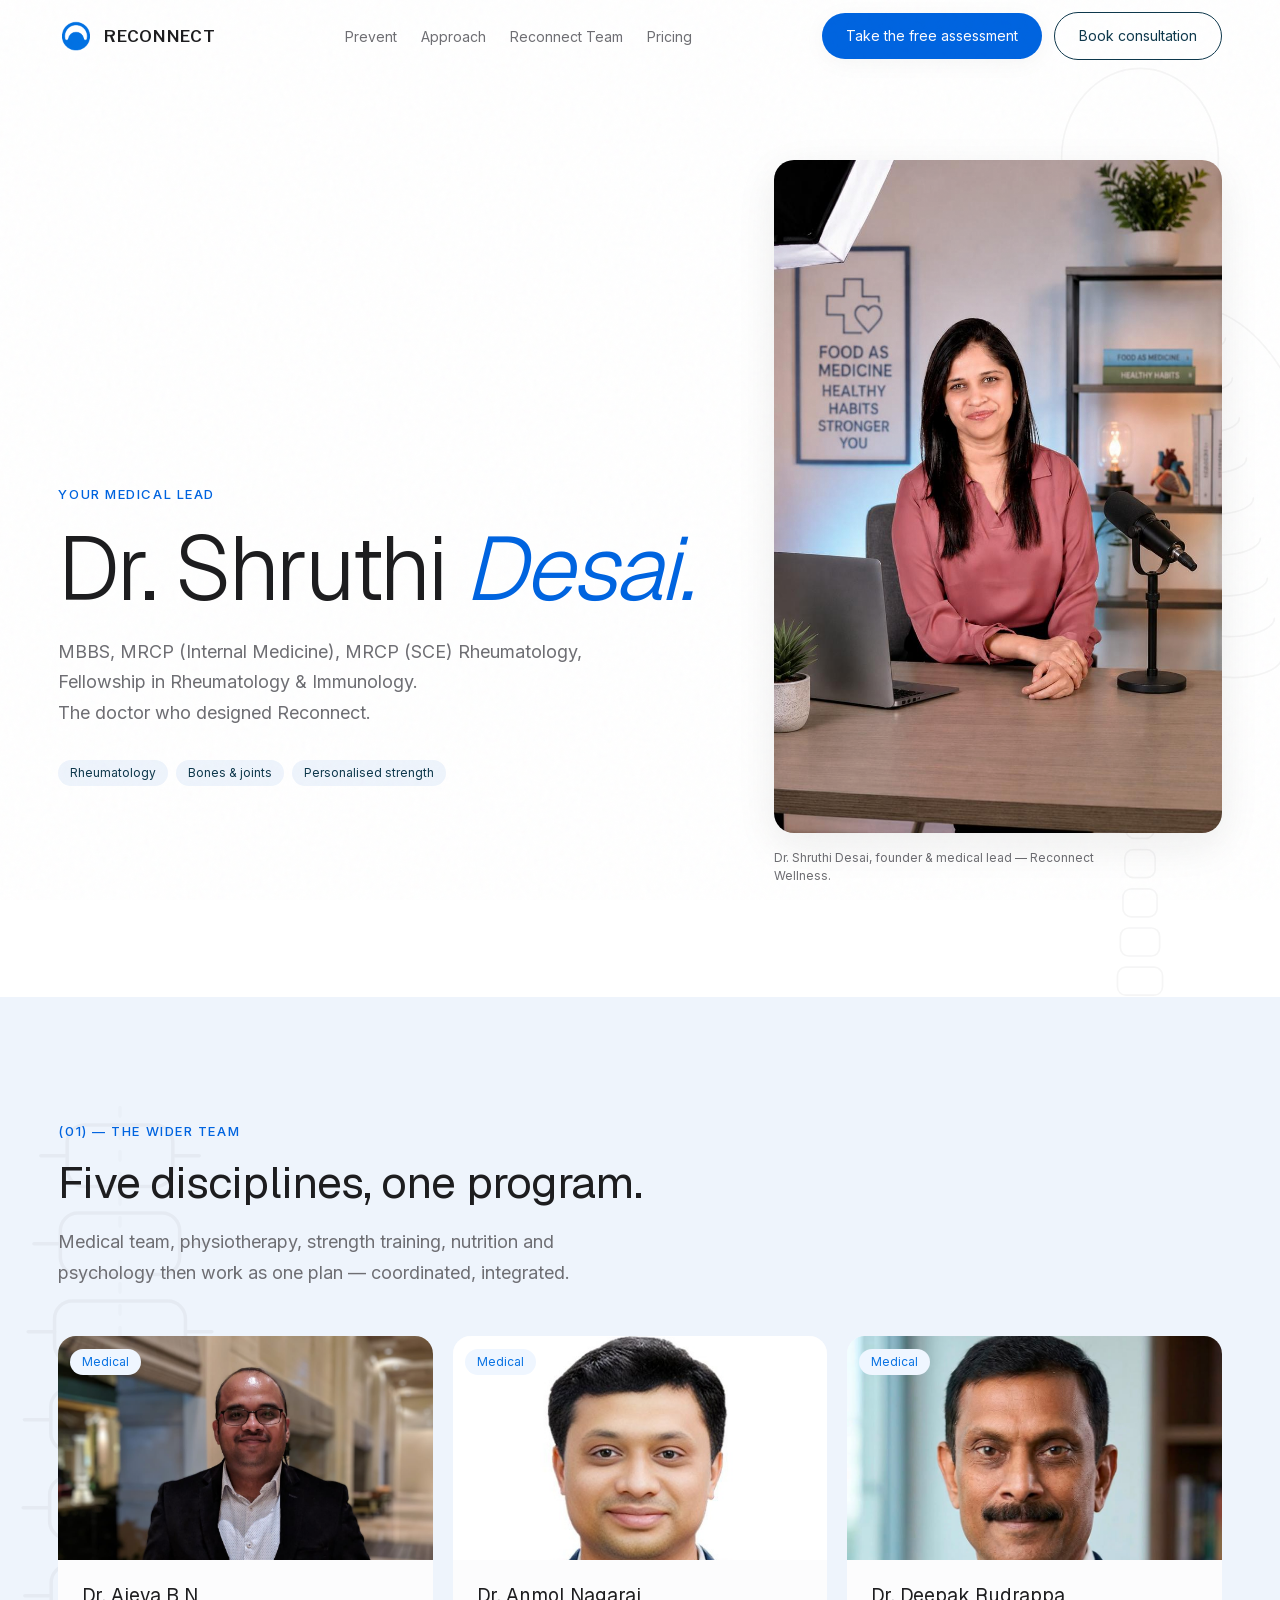
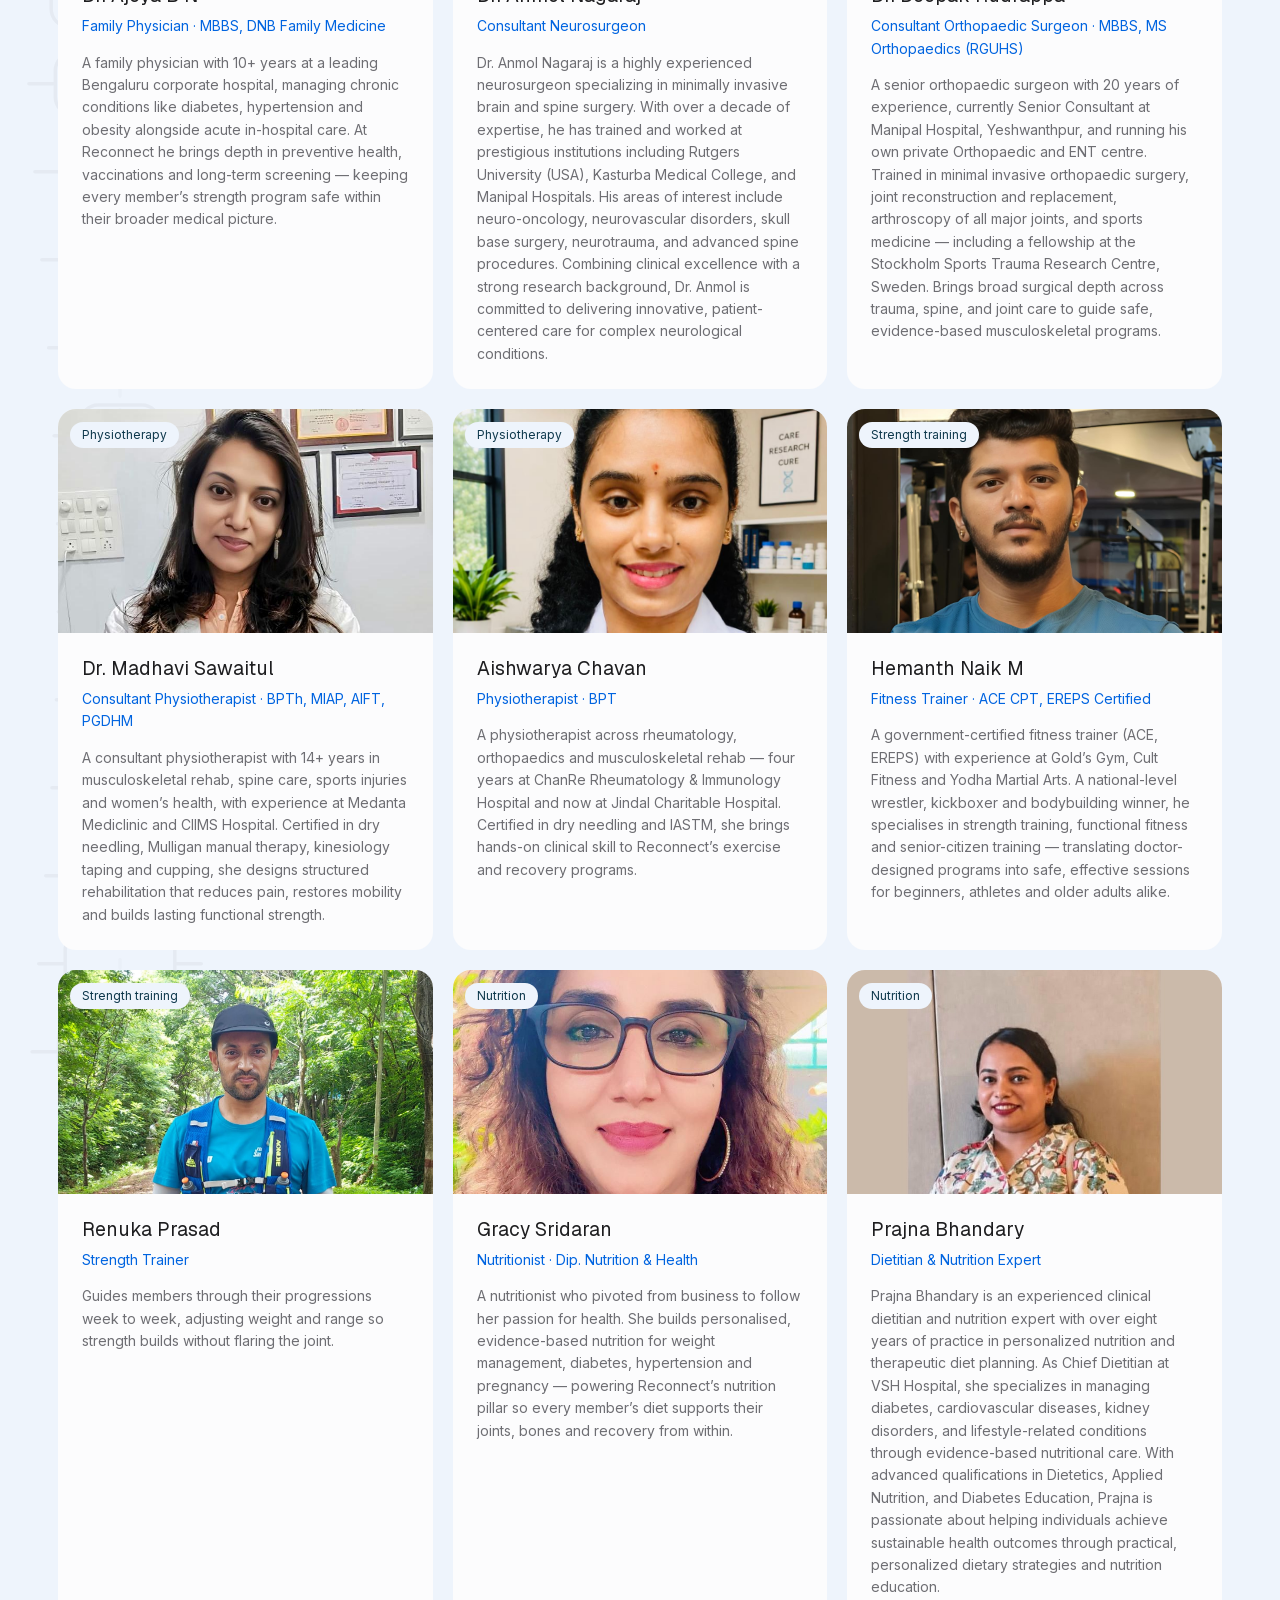
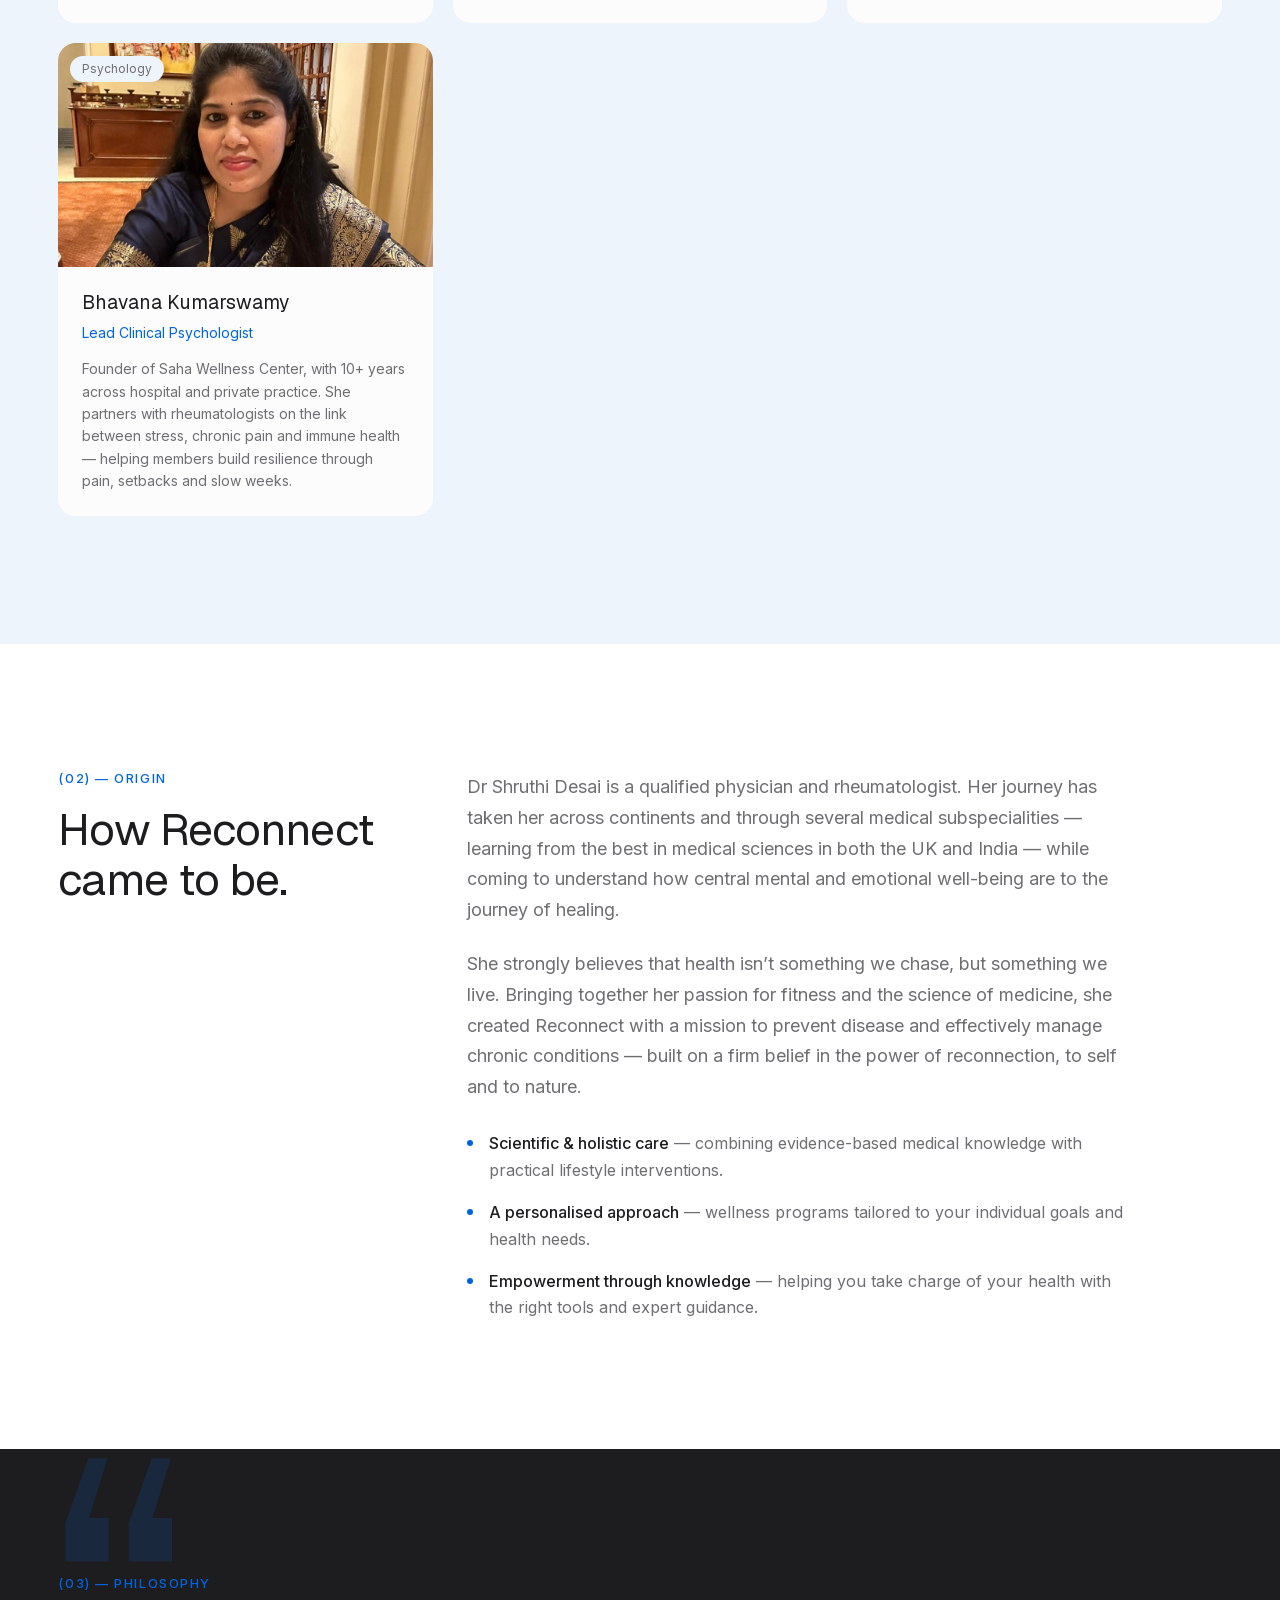
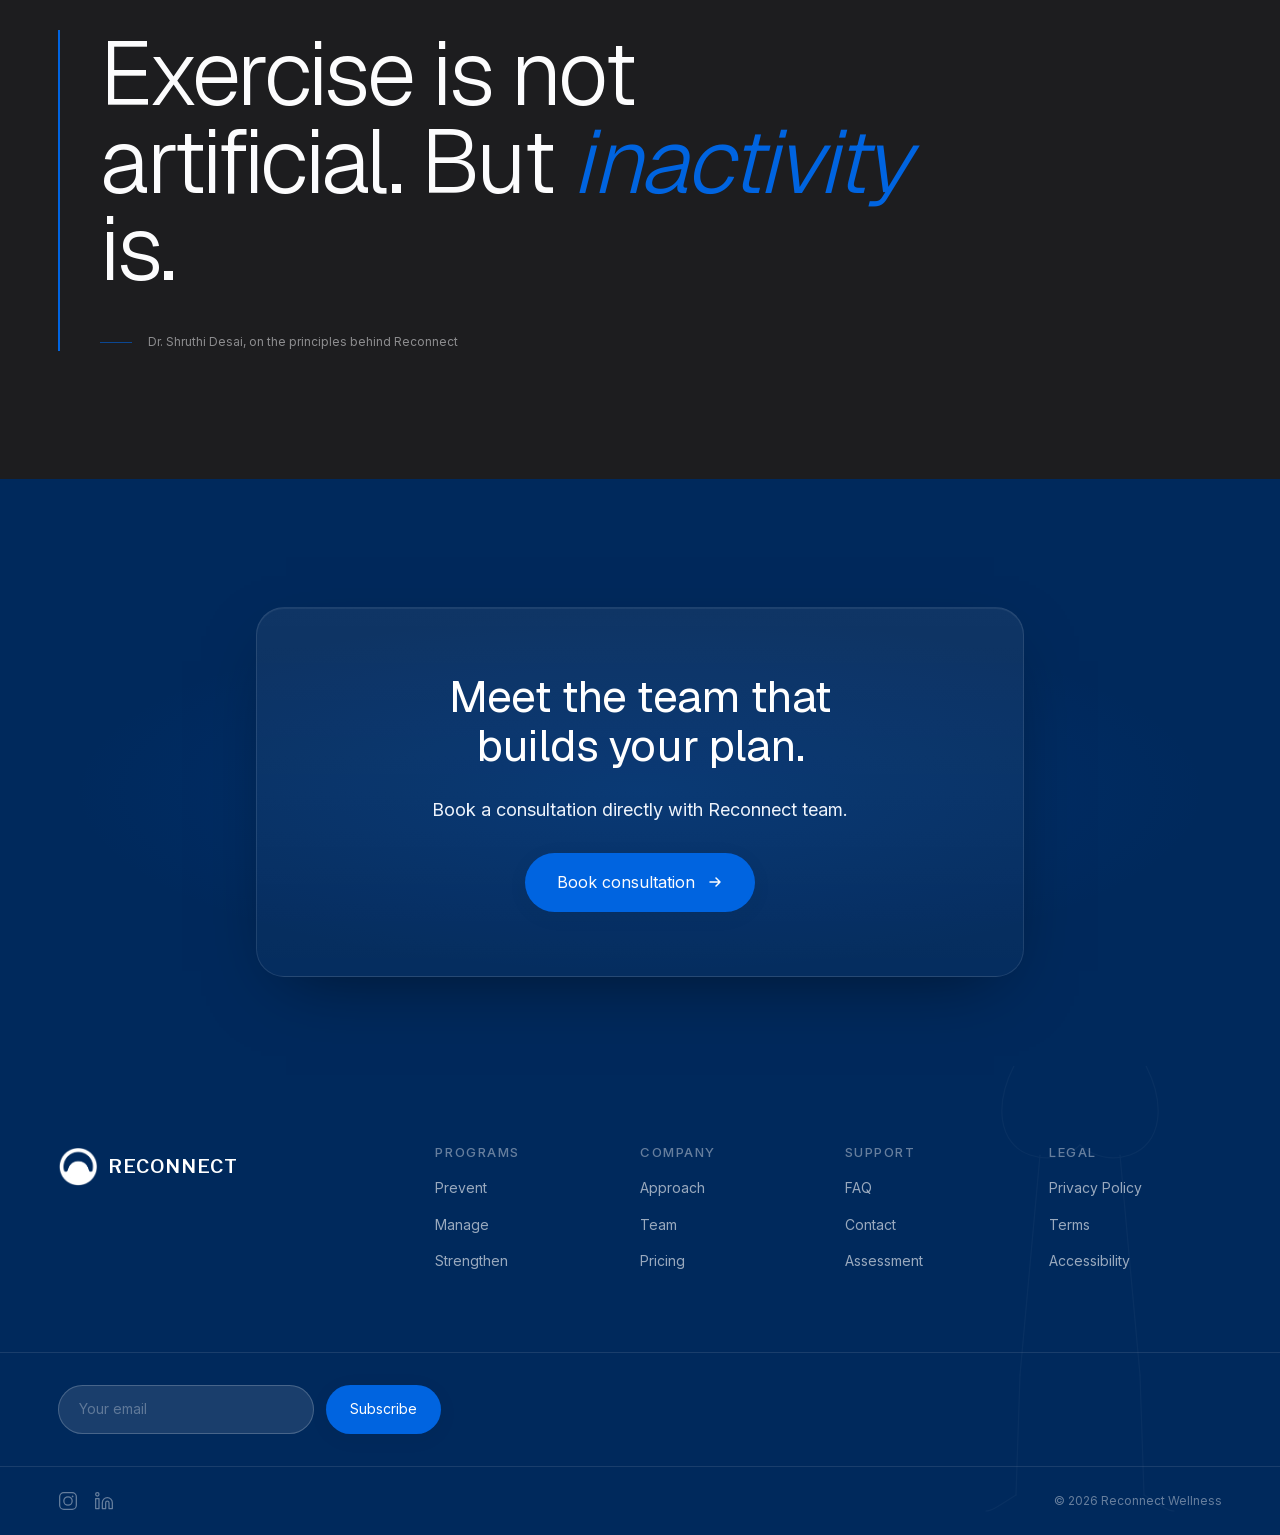
<file: reconnect-team/index.html>
<!DOCTYPE html><html lang="en" data-scroll-behavior="smooth" class="geist_efde1a47-module__SZ3kUW__variable inter_7b064e0d-module__MOT0tq__variable libre_franklin_a0a97e02-module__CviBoG__variable"><head><meta charSet="utf-8"/><meta name="viewport" content="width=device-width, initial-scale=1"/><link rel="preload" href="/_next/static/media/83afe278b6a6bb3c-s.p.0q-301v4kxxnr.woff2" as="font" crossorigin="" type="font/woff2"/><link rel="preload" href="/_next/static/media/8a4bb24664ac8500-s.p.0yjesinu1g_v..woff2" as="font" crossorigin="" type="font/woff2"/><link rel="preload" href="/_next/static/media/caa3a2e1cccd8315-s.p.09~u27dqhyhd6.woff2" as="font" crossorigin="" type="font/woff2"/><link rel="preload" as="image" href="/brand/logo.png"/><link rel="preload" as="image" href="/brand/logo-white.png"/><link rel="preload" href="/dr-shruthi2.jpeg" as="image"/><link rel="stylesheet" href="/_next/static/chunks/0l0.y6ah8-_4v.css" data-precedence="next"/><link rel="preload" as="script" fetchPriority="low" href="/_next/static/chunks/05657rftlrwg~.js"/><script src="/_next/static/chunks/0pqt~8bl3ukh4.js" async=""></script><script src="/_next/static/chunks/13b.1zrnxoedg.js" async=""></script><script src="/_next/static/chunks/10u3y4bw1ayzs.js" async=""></script><script src="/_next/static/chunks/turbopack-0g6w~9edbofyu.js" async=""></script><script src="/_next/static/chunks/040r4yh74-d1~.js" async=""></script><script src="/_next/static/chunks/0wwa_gf35mus_.js" async=""></script><script src="/_next/static/chunks/0d3shmwh5_nmn.js" async=""></script><script src="/_next/static/chunks/0p8eumoc_qc_e.js" async=""></script><link rel="preload" href="https://fonts.googleapis.com/css2?family=Material+Symbols+Outlined:opsz,wght,FILL,GRAD@24,400,0,0" as="style"/><link rel="preconnect" href="https://fonts.gstatic.com" crossorigin="anonymous"/><meta name="next-size-adjust" content=""/><title>Reconnect Team | Reconnect Wellness</title><meta name="description" content="Dr. Shruthi Desai — rheumatologist, founder and medical lead — and the small, multidisciplinary team that builds and runs your program. MBBS, MRCP (Internal Medicine), MRCP (SCE) Rheumatology, Fellowship in Rheumatology &amp; Immunology."/><meta name="keywords" content="arthritis exercise program,knee pain strength training,rheumatologist-led fitness India,osteoporosis exercise,back pain exercise,disc bulge exercise,joint pain treatment without surgery,strength training for arthritis,bone health program"/><meta name="robots" content="index, follow"/><link rel="canonical" href="https://reconnect.health/"/><meta property="og:title" content="Reconnect Wellness | Stronger Joints. Denser Bones."/><meta property="og:description" content="Doctor-designed strength &amp; nutrition program for joint pain, arthritis, and bone health. Personalized, evidence-backed."/><meta property="og:site_name" content="Reconnect Wellness"/><meta property="og:locale" content="en_IN"/><meta property="og:image" content="https://reconnect.health/og-image.jpg"/><meta property="og:image:width" content="1200"/><meta property="og:image:height" content="630"/><meta property="og:image:alt" content="Reconnect Wellness - Joint Pain &amp; Arthritis Exercise Program"/><meta property="og:type" content="website"/><meta name="twitter:card" content="summary_large_image"/><meta name="twitter:title" content="Reconnect Wellness | Joint Pain &amp; Arthritis Relief"/><meta name="twitter:description" content="Doctor-designed strength &amp; nutrition program for arthritis, joint pain, and bone health."/><meta name="twitter:image" content="https://reconnect.health/og-image.jpg"/><link rel="icon" href="/favicon.ico?favicon.0iaoohckw3pdw.ico" sizes="128x128" type="image/x-icon"/><link rel="icon" href="/icon.png?icon.0is9i~bjyypzn.png" sizes="256x256" type="image/png"/><script type="application/ld+json">{"@context":"https://schema.org","@type":"LocalBusiness","name":"Reconnect Wellness","description":"Doctor-designed strength and nutrition program for joint pain, arthritis, and bone health","url":"https://reconnect.health","image":"https://reconnect.health/og-image.jpg","areaServed":"IN","priceRange":"₹₹","serviceType":["Online Fitness Program","Nutrition Coaching"],"founder":{"@type":"Person","name":"Dr. Shruthi Desai","jobTitle":"Rheumatologist"},"offers":{"@type":"AggregateOffer","priceCurrency":"INR","description":"Personalized strength training and nutrition programs for arthritis, joint pain, and bone health"},"sameAs":["https://www.instagram.com/reconnectwellness","https://www.linkedin.com/company/reconnectwellness"]}</script><link rel="stylesheet" href="https://fonts.googleapis.com/css2?family=Material+Symbols+Outlined:opsz,wght,FILL,GRAD@24,400,0,0"/><script src="/_next/static/chunks/03~yq9q893hmn.js" noModule=""></script></head><body class="min-h-dvh flex flex-col bg-bone text-ink antialiased overflow-x-hidden"><div hidden=""><!--$--><!--/$--></div><header class="fixed top-0 left-0 right-0 z-50 transition-all duration-300 ease-[cubic-bezier(0.16,1,0.3,1)] bg-transparent border-b border-transparent" style="padding-top:env(safe-area-inset-top)"><nav class="container-site flex items-center justify-between h-16 md:h-[72px]"><a class="flex items-center gap-2.5 group shrink-0" aria-label="Reconnect home" href="/"><img src="/brand/logo.png" alt="" aria-hidden="true" class="h-9 w-9 object-contain"/><span class="text-[1.05rem] font-semibold tracking-[0.04em] leading-none transition-colors duration-300 text-ink" style="font-family:var(--font-brand)">RECONNECT</span></a><ul class="hidden xl:flex items-center gap-6 2xl:gap-8"><li><a class="text-body-sm font-medium transition-colors duration-200 text-ink-soft hover:text-ink" href="/programs/prevent/">Prevent</a></li><li><a class="text-body-sm font-medium transition-colors duration-200 text-ink-soft hover:text-ink" href="/approach/">Approach</a></li><li><a class="text-body-sm font-medium transition-colors duration-200 text-ink-soft hover:text-ink" href="/reconnect-team/">Reconnect Team</a></li><li><a class="text-body-sm font-medium transition-colors duration-200 text-ink-soft hover:text-ink" href="/pricing/">Pricing</a></li></ul><div class="hidden xl:flex items-center gap-3 shrink-0"><a class="group inline-flex items-center justify-center gap-2 font-medium rounded-pill transition-all duration-300 ease-[cubic-bezier(0.16,1,0.3,1)] cursor-pointer select-none disabled:opacity-50 disabled:pointer-events-none bg-clay text-calcium hover:bg-clay-dark shadow-soft hover:shadow-lifted px-6 py-3 text-body-sm whitespace-nowrap" href="/assessment/">Take the free assessment</a><a class="group inline-flex items-center justify-center gap-2 font-medium rounded-pill transition-all duration-300 ease-[cubic-bezier(0.16,1,0.3,1)] cursor-pointer select-none disabled:opacity-50 disabled:pointer-events-none border border-sage text-sage hover:bg-sage/5 px-6 py-3 text-body-sm whitespace-nowrap" href="/contact/">Book consultation</a></div><button class="xl:hidden flex flex-col justify-center items-center gap-[5px] w-10 h-10 -mr-2" aria-label="Open menu" aria-expanded="false"><span class="block h-[2px] w-6 transition-all duration-400 ease-[cubic-bezier(0.16,1,0.3,1)] bg-ink origin-center "></span><span class="block h-[2px] w-6 transition-all duration-400 ease-[cubic-bezier(0.16,1,0.3,1)] bg-ink "></span><span class="block h-[2px] w-6 transition-all duration-400 ease-[cubic-bezier(0.16,1,0.3,1)] bg-ink origin-center "></span></button></nav></header><main class="flex-1"><section class="relative overflow-hidden bg-bone pt-32 md:pt-40 pb-20 md:pb-28"><svg viewBox="0 0 200 600" fill="none" stroke="currentColor" stroke-width="0.6" stroke-linecap="round" stroke-linejoin="round" class="watermark text-ink right-[-140px] top-[60px] w-[560px] hidden md:block" aria-hidden="true"><ellipse cx="100" cy="35" rx="28" ry="32"></ellipse><path d="M85 55c5 5 25 5 30 0"></path><rect x="92" y="72" width="16" height="10" rx="3"></rect><rect x="90.97130657763364" y="86" width="18.057386844732708" height="10" rx="3"></rect><rect x="90.06734693828693" y="100" width="19.865306123426144" height="10" rx="3"></rect><rect x="89.39773032321796" y="114" width="21.2045393535641" height="10" rx="3"></rect><rect x="89.04365081003462" y="128" width="21.91269837993076" height="10" rx="3"></rect><rect x="89.04804215937818" y="142" width="21.90391568124362" height="10" rx="3"></rect><rect x="89.41037190005338" y="156" width="21.179256199893246" height="10" rx="3"></rect><rect x="90.08670589359649" y="170" width="19.826588212807025" height="10" rx="3"></rect><rect x="90.99503554953229" y="184" width="18.00992890093543" height="10" rx="3"></rect><rect x="92.02522174210145" y="198" width="15.949556515797108" height="10" rx="3"></rect><rect x="93.05234968306885" y="212" width="13.89530063386228" height="10" rx="3"></rect><rect x="93.9518754111955" y="226" width="12.096249177608998" height="10" rx="3"></rect><rect x="94.61472731724076" y="240" width="10.770545365518473" height="10" rx="3"></rect><rect x="94.9605315755097" y="254" width="10.07893684898058" height="10" rx="3"></rect><rect x="94.947357837873" y="268" width="10.105284324254004" height="10" rx="3"></rect><rect x="94.57680348027978" y="282" width="10.846393039440448" height="10" rx="3"></rect><rect x="93.89379991361696" y="296" width="12.21240017276607" height="10" rx="3"></rect><rect x="92.98116444460922" y="310" width="14.03767111078155" height="10" rx="3"></rect><rect x="91.94955829854695" y="324" width="16.1008834029061" height="10" rx="3"></rect><rect x="90.9240684395216" y="338" width="18.151863120956797" height="10" rx="3"></rect><g><path d="M92 87c-10 4-20 2-20 -2"></path><path d="M108 87c10 4 20 2 20 -2"></path></g><g><path d="M92 101c-11.25 5-22.5 2.5-22.5 -1.7"></path><path d="M108 101c11.25 5 22.5 2.5 22.5 -1.7"></path></g><g><path d="M92 115c-12.5 6-25 3-25 -1.4"></path><path d="M108 115c12.5 6 25 3 25 -1.4"></path></g><g><path d="M92 129c-13.75 7-27.5 3.5-27.5 -1.1"></path><path d="M108 129c13.75 7 27.5 3.5 27.5 -1.1"></path></g><g><path d="M92 143c-15 8-30 4-30 -0.8"></path><path d="M108 143c15 8 30 4 30 -0.8"></path></g><g><path d="M92 157c-16.25 9-32.5 4.5-32.5 -0.5"></path><path d="M108 157c16.25 9 32.5 4.5 32.5 -0.5"></path></g><g><path d="M92 171c-17.5 10-35 5-35 -0.20000000000000018"></path><path d="M108 171c17.5 10 35 5 35 -0.20000000000000018"></path></g><g><path d="M92 185c-18.75 11-37.5 5.5-37.5 0.10000000000000009"></path><path d="M108 185c18.75 11 37.5 5.5 37.5 0.10000000000000009"></path></g><g><path d="M92 199c-20 12-40 6-40 0.3999999999999999"></path><path d="M108 199c20 12 40 6 40 0.3999999999999999"></path></g><g><path d="M92 213c-21.25 13-42.5 6.5-42.5 0.6999999999999997"></path><path d="M108 213c21.25 13 42.5 6.5 42.5 0.6999999999999997"></path></g><path d="M70 360c-15 25-10 45 5 50s25-5 25-5"></path><path d="M130 360c15 25 10 45-5 50s-25-5-25-5"></path><path d="M72 90c-25 10-40 50-45 100s-5 60 0 80"></path><path d="M128 90c25 10 40 50 45 100s5 60 0 80"></path><line x1="80" y1="410" x2="70" y2="520"></line><line x1="120" y1="410" x2="130" y2="520"></line><line x1="70" y1="520" x2="68" y2="580"></line><line x1="130" y1="520" x2="132" y2="580"></line><path d="M68 580c-8 5-12 8-15 8"></path><path d="M132 580c8 5 12 8 15 8"></path></svg><div class="container-site relative"><div class="grid grid-cols-1 lg:grid-cols-12 gap-10 lg:gap-16 items-end"><div class="lg:col-span-7 order-2 lg:order-1"><div class="" style="opacity:0;filter:blur(4px);transform:translateY(24px)"><p class="text-eyebrow text-clay">Your medical lead</p></div><div class="" style="opacity:0;filter:blur(4px);transform:translateY(24px)"><h1 class="text-hero text-ink mt-6 leading-[0.95]">Dr. Shruthi <span class="serif-italic text-clay">Desai.</span></h1></div><div class="" style="opacity:0;filter:blur(4px);transform:translateY(24px)"><p class="text-body-lg text-ink-soft mt-6 max-w-xl">MBBS, MRCP (Internal Medicine), MRCP (SCE) Rheumatology, Fellowship in Rheumatology &amp; Immunology.<!-- --> <br class="hidden sm:block"/>The doctor who designed Reconnect.</p></div><div class="" style="opacity:0;filter:blur(4px);transform:translateY(24px)"><div class="flex flex-wrap gap-2 mt-8"><span class="inline-block rounded-pill px-3 py-1 text-caption font-medium bg-sage-tint text-sage ">Rheumatology</span><span class="inline-block rounded-pill px-3 py-1 text-caption font-medium bg-sage-tint text-sage ">Bones &amp; joints</span><span class="inline-block rounded-pill px-3 py-1 text-caption font-medium bg-sage-tint text-sage ">Personalised strength</span></div></div><div class="" style="opacity:0;filter:blur(4px);transform:translateY(24px)"><div class="mt-10 flex flex-wrap items-center gap-4"><a class="group inline-flex items-center justify-center gap-2 font-medium rounded-pill transition-all duration-300 ease-[cubic-bezier(0.16,1,0.3,1)] cursor-pointer select-none disabled:opacity-50 disabled:pointer-events-none bg-clay text-calcium hover:bg-clay-dark shadow-soft hover:shadow-lifted px-8 py-4 text-body " href="/assessment/">Take the free assessment<svg width="16" height="16" viewBox="0 0 16 16" fill="none" class="ml-1 transition-transform duration-300 group-hover:translate-x-1" aria-hidden="true"><path d="M3 8h10m0 0L9 4m4 4L9 12" stroke="currentColor" stroke-width="1.5" stroke-linecap="round" stroke-linejoin="round"></path></svg></a><a class="group inline-flex items-center justify-center gap-2 font-medium rounded-pill transition-all duration-300 ease-[cubic-bezier(0.16,1,0.3,1)] cursor-pointer select-none disabled:opacity-50 disabled:pointer-events-none text-ink-soft hover:text-ink px-8 py-4 text-body " href="/contact/">Book consultation</a></div></div></div><div class="lg:col-span-5 order-1 lg:order-2"><div class="" style="opacity:0;filter:blur(4px);transform:translateY(24px)"><figure class="relative"><div class="relative rounded-[20px] overflow-hidden shadow-lifted xray-glow"><img src="/dr-shruthi2.jpeg" alt="Dr. Shruthi Desai, Rheumatologist and founder of Reconnect Wellness" loading="eager" class="w-full h-auto"/></div><figcaption class="text-caption text-ink-soft mt-4 max-w-xs">Dr. Shruthi Desai, founder &amp; medical lead — Reconnect Wellness.</figcaption></figure></div></div></div></div></section><section class="relative bg-bone-deep section-py overflow-hidden"><svg viewBox="0 0 100 400" fill="none" stroke="currentColor" stroke-width="0.8" stroke-linecap="round" stroke-linejoin="round" class="watermark text-ink left-[-100px] top-[40px] w-[440px] hidden md:block" aria-hidden="true"><g><rect x="38" y="20" width="24" height="14" rx="4"></rect><line x1="32" y1="27" x2="38" y2="27"></line><line x1="62" y1="27" x2="68" y2="27"></line></g><g><rect x="36.4423266307654" y="40" width="27.115346738469203" height="14" rx="4"></rect><line x1="30.4423266307654" y1="47" x2="36.4423266307654" y2="47"></line><line x1="63.5576733692346" y1="47" x2="69.5576733692346" y2="47"></line></g><g><rect x="35.13057563640191" y="60" width="29.73884872719618" height="14" rx="4"></rect><line x1="29.130575636401908" y1="67" x2="35.13057563640191" y2="67"></line><line x1="64.86942436359809" y1="67" x2="70.86942436359809" y2="67"></line></g><g><rect x="34.2718436561311" y="80" width="31.45631268773781" height="14" rx="4"></rect><line x1="28.271843656131097" y1="87" x2="34.2718436561311" y2="87"></line><line x1="65.7281563438689" y1="87" x2="71.7281563438689" y2="87"></line></g><g><rect x="34.00170558783398" y="100" width="31.99658882433204" height="14" rx="4"></rect><line x1="28.001705587833982" y1="107" x2="34.00170558783398" y2="107"></line><line x1="65.99829441216602" y1="107" x2="71.99829441216602" y2="107"></line></g><g><rect x="34.362810292697276" y="120" width="31.274379414605455" height="14" rx="4"></rect><line x1="28.362810292697276" y1="127" x2="34.362810292697276" y2="127"></line><line x1="65.63718970730272" y1="127" x2="71.63718970730272" y2="127"></line></g><g><rect x="35.298147277795394" y="140" width="29.403705444409205" height="14" rx="4"></rect><line x1="29.298147277795394" y1="147" x2="35.298147277795394" y2="147"></line><line x1="64.7018527222046" y1="147" x2="70.7018527222046" y2="147"></line></g><g><rect x="36.66004739937638" y="160" width="26.679905201247237" height="14" rx="4"></rect><line x1="30.66004739937638" y1="167" x2="36.66004739937638" y2="167"></line><line x1="63.33995260062362" y1="167" x2="69.33995260062362" y2="167"></line></g><g><rect x="38.23349657371032" y="180" width="23.53300685257936" height="14" rx="4"></rect><line x1="32.23349657371032" y1="187" x2="38.23349657371032" y2="187"></line><line x1="61.76650342628968" y1="187" x2="67.76650342628969" y2="187"></line></g><g><rect x="39.77008177317941" y="200" width="20.45983645364118" height="14" rx="4"></rect><line x1="33.77008177317941" y1="207" x2="39.77008177317941" y2="207"></line><line x1="60.22991822682059" y1="207" x2="66.22991822682059" y2="207"></line></g><g><rect x="41.027209981231714" y="220" width="17.945580037536573" height="14" rx="4"></rect><line x1="35.027209981231714" y1="227" x2="41.027209981231714" y2="227"></line><line x1="58.972790018768286" y1="227" x2="64.97279001876828" y2="227"></line></g><g><rect x="41.806408295558064" y="240" width="16.38718340888387" height="14" rx="4"></rect><line x1="35.806408295558064" y1="247" x2="41.806408295558064" y2="247"></line><line x1="58.193591704441936" y1="247" x2="64.19359170444193" y2="247"></line></g><g><rect x="41.98465843534336" y="260" width="16.030683129313275" height="14" rx="4"></rect><line x1="35.98465843534336" y1="267" x2="41.98465843534336" y2="267"></line><line x1="58.01534156465664" y1="267" x2="64.01534156465664" y2="267"></line></g><g><rect x="41.53381862288062" y="280" width="16.932362754238774" height="14" rx="4"></rect><line x1="35.53381862288062" y1="287" x2="41.53381862288062" y2="287"></line><line x1="58.46618137711938" y1="287" x2="64.46618137711938" y2="287"></line></g><g><rect x="40.52506655148928" y="300" width="18.949866897021433" height="14" rx="4"></rect><line x1="34.52506655148928" y1="307" x2="40.52506655148928" y2="307"></line><line x1="59.47493344851072" y1="307" x2="65.47493344851071" y2="307"></line></g><g><rect x="39.1176619927957" y="320" width="21.764676014408593" height="14" rx="4"></rect><line x1="33.1176619927957" y1="327" x2="39.1176619927957" y2="327"></line><line x1="60.8823380072043" y1="327" x2="66.8823380072043" y2="327"></line></g><g><rect x="37.53380318059803" y="340" width="24.932393638803948" height="14" rx="4"></rect><line x1="31.533803180598028" y1="347" x2="37.53380318059803" y2="347"></line><line x1="62.46619681940197" y1="347" x2="68.46619681940197" y2="347"></line></g><g><rect x="36.023546595445566" y="360" width="27.95290680910887" height="14" rx="4"></rect><line x1="30.023546595445566" y1="367" x2="36.023546595445566" y2="367"></line><line x1="63.976453404554434" y1="367" x2="69.97645340455443" y2="367"></line></g><line x1="50" y1="16" x2="50" y2="384" stroke-dasharray="2 3" opacity="0.4"></line></svg><div class="container-site relative"><div class="flex flex-col gap-5 text-left items-start mb-12 max-w-3xl"><p class="text-eyebrow text-clay"><span>(01)<!-- --> —<!-- --> </span>The wider team</p><h2 class="text-h2 text-ink">Five disciplines, one program.</h2><p class="text-body-lg text-ink-soft max-w-xl">Medical team, physiotherapy, strength training, nutrition and psychology then work as one plan — coordinated, integrated.</p></div><div class="grid grid-cols-1 sm:grid-cols-2 lg:grid-cols-3 gap-5"><div style="opacity:0;transform:translateY(20px)"><article class="group glow-card bg-calcium rounded-[18px] overflow-hidden flex flex-col h-full"><div class="relative overflow-hidden"><img src="/dr-ajeya.jpeg" alt="Dr. Ajeya B N, Family Physician · MBBS, DNB Family Medicine at Reconnect" loading="lazy" style="object-position:center 20%" class="w-full h-56 object-cover transition-transform duration-500 ease-[cubic-bezier(0.16,1,0.3,1)] group-hover:scale-[1.04]"/><div class="absolute top-3 left-3"><span class="inline-block rounded-pill px-3 py-1 text-caption font-medium bg-clay-soft text-clay-dark ">Medical</span></div></div><div class="p-6 flex flex-col gap-1.5 flex-1"><h3 class="text-h4 font-display text-ink">Dr. Ajeya B N</h3><p class="text-body-sm font-medium text-clay">Family Physician · MBBS, DNB Family Medicine</p><p class="text-body-sm text-ink-soft mt-2">A family physician with 10+ years at a leading Bengaluru corporate hospital, managing chronic conditions like diabetes, hypertension and obesity alongside acute in-hospital care. At Reconnect he brings depth in preventive health, vaccinations and long-term screening — keeping every member’s strength program safe within their broader medical picture.</p></div></article></div><div style="opacity:0;transform:translateY(20px)"><article class="group glow-card bg-calcium rounded-[18px] overflow-hidden flex flex-col h-full"><div class="relative overflow-hidden"><img src="/anmol.jpeg" alt="Dr. Anmol Nagaraj, Consultant Neurosurgeon at Reconnect" loading="lazy" style="object-position:center 30%" class="w-full h-56 object-cover transition-transform duration-500 ease-[cubic-bezier(0.16,1,0.3,1)] group-hover:scale-[1.04]"/><div class="absolute top-3 left-3"><span class="inline-block rounded-pill px-3 py-1 text-caption font-medium bg-clay-soft text-clay-dark ">Medical</span></div></div><div class="p-6 flex flex-col gap-1.5 flex-1"><h3 class="text-h4 font-display text-ink">Dr. Anmol Nagaraj</h3><p class="text-body-sm font-medium text-clay">Consultant Neurosurgeon</p><p class="text-body-sm text-ink-soft mt-2">Dr. Anmol Nagaraj is a highly experienced neurosurgeon specializing in minimally invasive brain and spine surgery. With over a decade of expertise, he has trained and worked at prestigious institutions including Rutgers University (USA), Kasturba Medical College, and Manipal Hospitals. His areas of interest include neuro-oncology, neurovascular disorders, skull base surgery, neurotrauma, and advanced spine procedures. Combining clinical excellence with a strong research background, Dr. Anmol is committed to delivering innovative, patient-centered care for complex neurological conditions.</p></div></article></div><div style="opacity:0;transform:translateY(20px)"><article class="group glow-card bg-calcium rounded-[18px] overflow-hidden flex flex-col h-full"><div class="relative overflow-hidden"><img src="/rudrappa.jpeg" alt="Dr. Deepak Rudrappa, Consultant Orthopaedic Surgeon · MBBS, MS Orthopaedics (RGUHS) at Reconnect" loading="lazy" style="object-position:center 20%" class="w-full h-56 object-cover transition-transform duration-500 ease-[cubic-bezier(0.16,1,0.3,1)] group-hover:scale-[1.04]"/><div class="absolute top-3 left-3"><span class="inline-block rounded-pill px-3 py-1 text-caption font-medium bg-clay-soft text-clay-dark ">Medical</span></div></div><div class="p-6 flex flex-col gap-1.5 flex-1"><h3 class="text-h4 font-display text-ink">Dr. Deepak Rudrappa</h3><p class="text-body-sm font-medium text-clay">Consultant Orthopaedic Surgeon · MBBS, MS Orthopaedics (RGUHS)</p><p class="text-body-sm text-ink-soft mt-2">A senior orthopaedic surgeon with 20 years of experience, currently Senior Consultant at Manipal Hospital, Yeshwanthpur, and running his own private Orthopaedic and ENT centre. Trained in minimal invasive orthopaedic surgery, joint reconstruction and replacement, arthroscopy of all major joints, and sports medicine — including a fellowship at the Stockholm Sports Trauma Research Centre, Sweden. Brings broad surgical depth across trauma, spine, and joint care to guide safe, evidence-based musculoskeletal programs.</p></div></article></div><div style="opacity:0;transform:translateY(20px)"><article class="group glow-card bg-calcium rounded-[18px] overflow-hidden flex flex-col h-full"><div class="relative overflow-hidden"><img src="/dr-madhavi.jpeg" alt="Dr. Madhavi Sawaitul, Consultant Physiotherapist · BPTh, MIAP, AIFT, PGDHM at Reconnect" loading="lazy" style="object-position:center 25%" class="w-full h-56 object-cover transition-transform duration-500 ease-[cubic-bezier(0.16,1,0.3,1)] group-hover:scale-[1.04]"/><div class="absolute top-3 left-3"><span class="inline-block rounded-pill px-3 py-1 text-caption font-medium bg-sage-tint text-sage ">Physiotherapy</span></div></div><div class="p-6 flex flex-col gap-1.5 flex-1"><h3 class="text-h4 font-display text-ink">Dr. Madhavi Sawaitul</h3><p class="text-body-sm font-medium text-clay">Consultant Physiotherapist · BPTh, MIAP, AIFT, PGDHM</p><p class="text-body-sm text-ink-soft mt-2">A consultant physiotherapist with 14+ years in musculoskeletal rehab, spine care, sports injuries and women’s health, with experience at Medanta Mediclinic and CIIMS Hospital. Certified in dry needling, Mulligan manual therapy, kinesiology taping and cupping, she designs structured rehabilitation that reduces pain, restores mobility and builds lasting functional strength.</p></div></article></div><div style="opacity:0;transform:translateY(20px)"><article class="group glow-card bg-calcium rounded-[18px] overflow-hidden flex flex-col h-full"><div class="relative overflow-hidden"><img src="/aishwarya.jpeg" alt="Aishwarya Chavan, Physiotherapist · BPT at Reconnect" loading="lazy" style="object-position:center 25%" class="w-full h-56 object-cover transition-transform duration-500 ease-[cubic-bezier(0.16,1,0.3,1)] group-hover:scale-[1.04]"/><div class="absolute top-3 left-3"><span class="inline-block rounded-pill px-3 py-1 text-caption font-medium bg-sage-tint text-sage ">Physiotherapy</span></div></div><div class="p-6 flex flex-col gap-1.5 flex-1"><h3 class="text-h4 font-display text-ink">Aishwarya Chavan</h3><p class="text-body-sm font-medium text-clay">Physiotherapist · BPT</p><p class="text-body-sm text-ink-soft mt-2">A physiotherapist across rheumatology, orthopaedics and musculoskeletal rehab — four years at ChanRe Rheumatology &amp; Immunology Hospital and now at Jindal Charitable Hospital. Certified in dry needling and IASTM, she brings hands-on clinical skill to Reconnect’s exercise and recovery programs.</p></div></article></div><div style="opacity:0;transform:translateY(20px)"><article class="group glow-card bg-calcium rounded-[18px] overflow-hidden flex flex-col h-full"><div class="relative overflow-hidden"><img src="/hemanth.jpeg" alt="Hemanth Naik M, Fitness Trainer · ACE CPT, EREPS Certified at Reconnect" loading="lazy" style="object-position:center 20%" class="w-full h-56 object-cover transition-transform duration-500 ease-[cubic-bezier(0.16,1,0.3,1)] group-hover:scale-[1.04]"/><div class="absolute top-3 left-3"><span class="inline-block rounded-pill px-3 py-1 text-caption font-medium bg-sage-tint text-sage ">Strength training</span></div></div><div class="p-6 flex flex-col gap-1.5 flex-1"><h3 class="text-h4 font-display text-ink">Hemanth Naik M</h3><p class="text-body-sm font-medium text-clay">Fitness Trainer · ACE CPT, EREPS Certified</p><p class="text-body-sm text-ink-soft mt-2">A government-certified fitness trainer (ACE, EREPS) with experience at Gold’s Gym, Cult Fitness and Yodha Martial Arts. A national-level wrestler, kickboxer and bodybuilding winner, he specialises in strength training, functional fitness and senior-citizen training — translating doctor-designed programs into safe, effective sessions for beginners, athletes and older adults alike.</p></div></article></div><div style="opacity:0;transform:translateY(20px)"><article class="group glow-card bg-calcium rounded-[18px] overflow-hidden flex flex-col h-full"><div class="relative overflow-hidden"><img src="/renuka.jpeg" alt="Renuka Prasad, Strength Trainer at Reconnect" loading="lazy" style="object-position:center 20%" class="w-full h-56 object-cover transition-transform duration-500 ease-[cubic-bezier(0.16,1,0.3,1)] group-hover:scale-[1.04]"/><div class="absolute top-3 left-3"><span class="inline-block rounded-pill px-3 py-1 text-caption font-medium bg-sage-tint text-sage ">Strength training</span></div></div><div class="p-6 flex flex-col gap-1.5 flex-1"><h3 class="text-h4 font-display text-ink">Renuka Prasad</h3><p class="text-body-sm font-medium text-clay">Strength Trainer</p><p class="text-body-sm text-ink-soft mt-2">Guides members through their progressions week to week, adjusting weight and range so strength builds without flaring the joint.</p></div></article></div><div style="opacity:0;transform:translateY(20px)"><article class="group glow-card bg-calcium rounded-[18px] overflow-hidden flex flex-col h-full"><div class="relative overflow-hidden"><img src="/gracy.jpeg" alt="Gracy Sridaran, Nutritionist · Dip. Nutrition &amp; Health at Reconnect" loading="lazy" style="object-position:center 38%" class="w-full h-56 object-cover transition-transform duration-500 ease-[cubic-bezier(0.16,1,0.3,1)] group-hover:scale-[1.04]"/><div class="absolute top-3 left-3"><span class="inline-block rounded-pill px-3 py-1 text-caption font-medium bg-sage-tint text-sage ">Nutrition</span></div></div><div class="p-6 flex flex-col gap-1.5 flex-1"><h3 class="text-h4 font-display text-ink">Gracy Sridaran</h3><p class="text-body-sm font-medium text-clay">Nutritionist · Dip. Nutrition &amp; Health</p><p class="text-body-sm text-ink-soft mt-2">A nutritionist who pivoted from business to follow her passion for health. She builds personalised, evidence-based nutrition for weight management, diabetes, hypertension and pregnancy — powering Reconnect’s nutrition pillar so every member’s diet supports their joints, bones and recovery from within.</p></div></article></div><div style="opacity:0;transform:translateY(20px)"><article class="group glow-card bg-calcium rounded-[18px] overflow-hidden flex flex-col h-full"><div class="relative overflow-hidden"><img src="/prajna.jpeg" alt="Prajna Bhandary, Dietitian &amp; Nutrition Expert at Reconnect" loading="lazy" style="object-position:center 35%" class="w-full h-56 object-cover transition-transform duration-500 ease-[cubic-bezier(0.16,1,0.3,1)] group-hover:scale-[1.04]"/><div class="absolute top-3 left-3"><span class="inline-block rounded-pill px-3 py-1 text-caption font-medium bg-sage-tint text-sage ">Nutrition</span></div></div><div class="p-6 flex flex-col gap-1.5 flex-1"><h3 class="text-h4 font-display text-ink">Prajna Bhandary</h3><p class="text-body-sm font-medium text-clay">Dietitian &amp; Nutrition Expert</p><p class="text-body-sm text-ink-soft mt-2">Prajna Bhandary is an experienced clinical dietitian and nutrition expert with over eight years of practice in personalized nutrition and therapeutic diet planning. As Chief Dietitian at VSH Hospital, she specializes in managing diabetes, cardiovascular diseases, kidney disorders, and lifestyle-related conditions through evidence-based nutritional care. With advanced qualifications in Dietetics, Applied Nutrition, and Diabetes Education, Prajna is passionate about helping individuals achieve sustainable health outcomes through practical, personalized dietary strategies and nutrition education.</p></div></article></div><div style="opacity:0;transform:translateY(20px)"><article class="group glow-card bg-calcium rounded-[18px] overflow-hidden flex flex-col h-full"><div class="relative overflow-hidden"><img src="/dr-bhavana.jpeg" alt="Bhavana Kumarswamy, Lead Clinical Psychologist at Reconnect" loading="lazy" style="object-position:center 25%" class="w-full h-56 object-cover transition-transform duration-500 ease-[cubic-bezier(0.16,1,0.3,1)] group-hover:scale-[1.04]"/><div class="absolute top-3 left-3"><span class="inline-block rounded-pill px-3 py-1 text-caption font-medium bg-bone-deep text-ink-soft ">Psychology</span></div></div><div class="p-6 flex flex-col gap-1.5 flex-1"><h3 class="text-h4 font-display text-ink">Bhavana Kumarswamy</h3><p class="text-body-sm font-medium text-clay">Lead Clinical Psychologist</p><p class="text-body-sm text-ink-soft mt-2">Founder of Saha Wellness Center, with 10+ years across hospital and private practice. She partners with rheumatologists on the link between stress, chronic pain and immune health — helping members build resilience through pain, setbacks and slow weeks.</p></div></article></div></div></div></section><section class="section-py bg-bone "><div class="container-site"><div class="grid grid-cols-1 lg:grid-cols-12 gap-10 lg:gap-16"><div class="lg:col-span-4"><div class="flex flex-col gap-5 text-left items-start "><p class="text-eyebrow text-clay"><span>(02)<!-- --> —<!-- --> </span>Origin</p><h2 class="text-h2 text-ink">How Reconnect came to be.</h2></div></div><div class="lg:col-span-8"><div class="" style="opacity:0;filter:blur(4px);transform:translateY(24px)"><div class="prose-editorial flex flex-col gap-6 text-body-lg text-ink-soft max-w-2xl"><p>Dr Shruthi Desai is a qualified physician and rheumatologist. Her journey has taken her across continents and through several medical subspecialities — learning from the best in medical sciences in both the UK and India — while coming to understand how central mental and emotional well-being are to the journey of healing.</p><p>She strongly believes that health isn’t something we chase, but something we live. Bringing together her passion for fitness and the science of medicine, she created Reconnect with a mission to prevent disease and effectively manage chronic conditions — built on a firm belief in the power of reconnection, to self and to nature.</p><ul class="not-prose flex flex-col gap-4 mt-1"><li class="flex gap-4"><span class="mt-2.5 h-1.5 w-1.5 rounded-full bg-clay shrink-0" aria-hidden="true"></span><p class="text-body text-ink-soft"><span class="font-medium text-ink">Scientific &amp; holistic care</span> — combining evidence-based medical knowledge with practical lifestyle interventions.</p></li><li class="flex gap-4"><span class="mt-2.5 h-1.5 w-1.5 rounded-full bg-clay shrink-0" aria-hidden="true"></span><p class="text-body text-ink-soft"><span class="font-medium text-ink">A personalised approach</span> — wellness programs tailored to your individual goals and health needs.</p></li><li class="flex gap-4"><span class="mt-2.5 h-1.5 w-1.5 rounded-full bg-clay shrink-0" aria-hidden="true"></span><p class="text-body text-ink-soft"><span class="font-medium text-ink">Empowerment through knowledge</span> — helping you take charge of your health with the right tools and expert guidance.</p></li></ul></div></div></div></div></div></section><section class="relative bg-ink section-py overflow-hidden"><span aria-hidden="true" class="pointer-events-none select-none absolute -top-10 left-4 md:left-12 text-clay/15 font-display leading-none" style="font-size:clamp(16rem, 30vw, 34rem)">“</span><div class="container-site relative"><div class="" style="opacity:0;filter:blur(4px);transform:translateY(24px)"><div class="max-w-4xl"><p class="text-eyebrow text-clay"><span>(03)<!-- --> —<!-- --> </span>Philosophy</p><blockquote class="mt-10 relative pl-6 md:pl-10 border-l-2 border-clay"><p class="text-hero text-calcium leading-[1.05]">Exercise is not artificial. But<!-- --> <span class="serif-italic text-clay">inactivity</span> is.</p><footer class="text-caption text-calcium/50 mt-10 flex items-center gap-4"><span class="h-px w-8 bg-clay/60" aria-hidden="true"></span>Dr. Shruthi Desai, on the principles behind Reconnect</footer></blockquote></div></div></div></section><section class="section-py bg-sage-deep cta-section"><div class="container-site"><div class="xray-glow xray-glow-sage flex justify-center"><div class="" style="opacity:0;filter:blur(4px);transform:translateY(24px)"><div class="relative w-full max-w-3xl rounded-[28px] border px-7 py-12 sm:px-12 sm:py-16 text-bone" style="background:linear-gradient(180deg, rgba(255,255,255,0.06) 0%, rgba(255,255,255,0.02) 100%);border-color:rgba(255,255,255,0.10);box-shadow:0 1px 0 0 rgba(255,255,255,0.06) inset, 0 24px 70px -30px rgba(0,0,0,0.55)"><div class="flex flex-col items-center text-center gap-5 sm:gap-6"><h2 class="text-h2 font-display max-w-2xl text-balance">Meet the team that builds your plan.</h2><p class="text-body-lg max-w-md sm:max-w-lg text-pretty text-sage-tint">Book a consultation directly with Reconnect team.</p><div class="mt-1 flex flex-col sm:flex-row items-stretch sm:items-center justify-center gap-3 sm:gap-4 w-full sm:w-auto"><a class="group inline-flex items-center justify-center gap-2 font-medium rounded-pill transition-all duration-300 ease-[cubic-bezier(0.16,1,0.3,1)] cursor-pointer select-none disabled:opacity-50 disabled:pointer-events-none bg-clay text-calcium hover:bg-clay-dark shadow-soft hover:shadow-lifted px-8 py-4 text-body w-full sm:w-auto justify-center" href="/contact/">Book consultation<svg width="16" height="16" viewBox="0 0 16 16" fill="none" class="ml-1 transition-transform duration-300 group-hover:translate-x-1" aria-hidden="true"><path d="M3 8h10m0 0L9 4m4 4L9 12" stroke="currentColor" stroke-width="1.5" stroke-linecap="round" stroke-linejoin="round"></path></svg></a></div></div></div></div></div></div></section><!--$--><!--/$--></main><footer class="relative overflow-hidden mt-auto"><section class="relative bg-sage-deep text-bone"><div class="container-site py-16 md:py-20"><div class="grid grid-cols-1 sm:grid-cols-2 lg:grid-cols-[2fr_1fr_1fr_1fr_1fr] gap-10 md:gap-8"><div class="sm:col-span-2 lg:col-span-1"><a class="flex items-center gap-2.5 mb-4" aria-label="Reconnect home" href="/"><img src="/brand/logo-white.png" alt="" aria-hidden="true" class="h-10 w-10 object-contain"/><span class="text-[1.2rem] font-semibold tracking-[0.04em] text-bone leading-none" style="font-family:var(--font-brand)">RECONNECT</span></a></div><div><h3 class="text-eyebrow text-bone/40 mb-4">Programs</h3><ul class="flex flex-col gap-3"><li><a class="text-body-sm text-bone/60 hover:text-bone transition-colors duration-200" href="/programs/prevent/">Prevent</a></li><li><a class="text-body-sm text-bone/60 hover:text-bone transition-colors duration-200" href="/programs/manage/">Manage</a></li><li><a class="text-body-sm text-bone/60 hover:text-bone transition-colors duration-200" href="/programs/strengthen/">Strengthen</a></li></ul></div><div><h3 class="text-eyebrow text-bone/40 mb-4">Company</h3><ul class="flex flex-col gap-3"><li><a class="text-body-sm text-bone/60 hover:text-bone transition-colors duration-200" href="/approach/">Approach</a></li><li><a class="text-body-sm text-bone/60 hover:text-bone transition-colors duration-200" href="/reconnect-team/">Team</a></li><li><a class="text-body-sm text-bone/60 hover:text-bone transition-colors duration-200" href="/pricing/">Pricing</a></li></ul></div><div><h3 class="text-eyebrow text-bone/40 mb-4">Support</h3><ul class="flex flex-col gap-3"><li><a class="text-body-sm text-bone/60 hover:text-bone transition-colors duration-200" href="/contact/#faq">FAQ</a></li><li><a class="text-body-sm text-bone/60 hover:text-bone transition-colors duration-200" href="/contact/">Contact</a></li><li><a class="text-body-sm text-bone/60 hover:text-bone transition-colors duration-200" href="/assessment/">Assessment</a></li></ul></div><div><h3 class="text-eyebrow text-bone/40 mb-4">Legal</h3><ul class="flex flex-col gap-3"><li><a class="text-body-sm text-bone/60 hover:text-bone transition-colors duration-200" href="#">Privacy Policy</a></li><li><a class="text-body-sm text-bone/60 hover:text-bone transition-colors duration-200" href="#">Terms</a></li><li><a class="text-body-sm text-bone/60 hover:text-bone transition-colors duration-200" href="#">Accessibility</a></li></ul></div></div></div><div class="border-t border-bone/10"><div class="container-site py-8 flex flex-col md:flex-row items-start md:items-center justify-between gap-6"><form class="flex flex-col sm:flex-row gap-3 w-full md:w-auto"><input type="email" required="" placeholder="Your email" class="bg-bone/10 border border-bone/20 text-bone placeholder:text-bone/30 rounded-pill px-5 py-3 text-body-sm outline-none focus:border-bone/40 transition-colors duration-200 w-full sm:w-64" value=""/><button type="submit" class="group inline-flex items-center justify-center gap-2 font-medium rounded-pill transition-all duration-300 ease-[cubic-bezier(0.16,1,0.3,1)] cursor-pointer select-none disabled:opacity-50 disabled:pointer-events-none bg-clay text-calcium hover:bg-clay-dark shadow-soft hover:shadow-lifted px-6 py-3 text-body-sm ">Subscribe</button></form></div></div><div class="border-t border-bone/10"><div class="container-site py-6 flex flex-col md:flex-row items-center justify-between gap-4"><div class="flex items-center gap-4"><a href="https://instagram.com" target="_blank" rel="noopener noreferrer" aria-label="Instagram" class="text-bone/40 hover:text-bone transition-colors duration-200"><svg viewBox="0 0 24 24" fill="none" stroke="currentColor" stroke-width="1.5" stroke-linecap="round" stroke-linejoin="round" class="w-5 h-5" aria-hidden="true"><rect x="2" y="2" width="20" height="20" rx="5"></rect><circle cx="12" cy="12" r="5"></circle><circle cx="17.5" cy="6.5" r="1" fill="currentColor" stroke="none"></circle></svg></a><a href="https://linkedin.com" target="_blank" rel="noopener noreferrer" aria-label="LinkedIn" class="text-bone/40 hover:text-bone transition-colors duration-200"><svg viewBox="0 0 24 24" fill="none" stroke="currentColor" stroke-width="1.5" stroke-linecap="round" stroke-linejoin="round" class="w-5 h-5" aria-hidden="true"><path d="M16 8a6 6 0 0 1 6 6v7h-4v-7a2 2 0 0 0-4 0v7h-4v-7a6 6 0 0 1 6-6z"></path><rect x="2" y="9" width="4" height="12"></rect><circle cx="4" cy="4" r="2"></circle></svg></a></div><p class="text-caption text-bone/40">© 2026 Reconnect Wellness</p></div></div><svg viewBox="0 0 200 600" fill="none" stroke="currentColor" stroke-width="0.6" stroke-linecap="round" stroke-linejoin="round" class="absolute bottom-0 right-0 w-[400px] opacity-[0.03] text-bone pointer-events-none" aria-hidden="true"><ellipse cx="100" cy="35" rx="28" ry="32"></ellipse><path d="M85 55c5 5 25 5 30 0"></path><rect x="92" y="72" width="16" height="10" rx="3"></rect><rect x="90.97130657763364" y="86" width="18.057386844732708" height="10" rx="3"></rect><rect x="90.06734693828693" y="100" width="19.865306123426144" height="10" rx="3"></rect><rect x="89.39773032321796" y="114" width="21.2045393535641" height="10" rx="3"></rect><rect x="89.04365081003462" y="128" width="21.91269837993076" height="10" rx="3"></rect><rect x="89.04804215937818" y="142" width="21.90391568124362" height="10" rx="3"></rect><rect x="89.41037190005338" y="156" width="21.179256199893246" height="10" rx="3"></rect><rect x="90.08670589359649" y="170" width="19.826588212807025" height="10" rx="3"></rect><rect x="90.99503554953229" y="184" width="18.00992890093543" height="10" rx="3"></rect><rect x="92.02522174210145" y="198" width="15.949556515797108" height="10" rx="3"></rect><rect x="93.05234968306885" y="212" width="13.89530063386228" height="10" rx="3"></rect><rect x="93.9518754111955" y="226" width="12.096249177608998" height="10" rx="3"></rect><rect x="94.61472731724076" y="240" width="10.770545365518473" height="10" rx="3"></rect><rect x="94.9605315755097" y="254" width="10.07893684898058" height="10" rx="3"></rect><rect x="94.947357837873" y="268" width="10.105284324254004" height="10" rx="3"></rect><rect x="94.57680348027978" y="282" width="10.846393039440448" height="10" rx="3"></rect><rect x="93.89379991361696" y="296" width="12.21240017276607" height="10" rx="3"></rect><rect x="92.98116444460922" y="310" width="14.03767111078155" height="10" rx="3"></rect><rect x="91.94955829854695" y="324" width="16.1008834029061" height="10" rx="3"></rect><rect x="90.9240684395216" y="338" width="18.151863120956797" height="10" rx="3"></rect><g><path d="M92 87c-10 4-20 2-20 -2"></path><path d="M108 87c10 4 20 2 20 -2"></path></g><g><path d="M92 101c-11.25 5-22.5 2.5-22.5 -1.7"></path><path d="M108 101c11.25 5 22.5 2.5 22.5 -1.7"></path></g><g><path d="M92 115c-12.5 6-25 3-25 -1.4"></path><path d="M108 115c12.5 6 25 3 25 -1.4"></path></g><g><path d="M92 129c-13.75 7-27.5 3.5-27.5 -1.1"></path><path d="M108 129c13.75 7 27.5 3.5 27.5 -1.1"></path></g><g><path d="M92 143c-15 8-30 4-30 -0.8"></path><path d="M108 143c15 8 30 4 30 -0.8"></path></g><g><path d="M92 157c-16.25 9-32.5 4.5-32.5 -0.5"></path><path d="M108 157c16.25 9 32.5 4.5 32.5 -0.5"></path></g><g><path d="M92 171c-17.5 10-35 5-35 -0.20000000000000018"></path><path d="M108 171c17.5 10 35 5 35 -0.20000000000000018"></path></g><g><path d="M92 185c-18.75 11-37.5 5.5-37.5 0.10000000000000009"></path><path d="M108 185c18.75 11 37.5 5.5 37.5 0.10000000000000009"></path></g><g><path d="M92 199c-20 12-40 6-40 0.3999999999999999"></path><path d="M108 199c20 12 40 6 40 0.3999999999999999"></path></g><g><path d="M92 213c-21.25 13-42.5 6.5-42.5 0.6999999999999997"></path><path d="M108 213c21.25 13 42.5 6.5 42.5 0.6999999999999997"></path></g><path d="M70 360c-15 25-10 45 5 50s25-5 25-5"></path><path d="M130 360c15 25 10 45-5 50s-25-5-25-5"></path><path d="M72 90c-25 10-40 50-45 100s-5 60 0 80"></path><path d="M128 90c25 10 40 50 45 100s5 60 0 80"></path><line x1="80" y1="410" x2="70" y2="520"></line><line x1="120" y1="410" x2="130" y2="520"></line><line x1="70" y1="520" x2="68" y2="580"></line><line x1="130" y1="520" x2="132" y2="580"></line><path d="M68 580c-8 5-12 8-15 8"></path><path d="M132 580c8 5 12 8 15 8"></path></svg></section></footer><script src="/_next/static/chunks/05657rftlrwg~.js" id="_R_" async=""></script><script>(self.__next_f=self.__next_f||[]).push([0])</script><script>self.__next_f.push([1,"1:\"$Sreact.fragment\"\n2:I[20032,[\"/_next/static/chunks/040r4yh74-d1~.js\",\"/_next/static/chunks/0wwa_gf35mus_.js\",\"/_next/static/chunks/0d3shmwh5_nmn.js\"],\"default\"]\n3:I[84834,[\"/_next/static/chunks/040r4yh74-d1~.js\",\"/_next/static/chunks/0wwa_gf35mus_.js\",\"/_next/static/chunks/0d3shmwh5_nmn.js\"],\"default\"]\n4:I[39756,[\"/_next/static/chunks/040r4yh74-d1~.js\",\"/_next/static/chunks/0wwa_gf35mus_.js\",\"/_next/static/chunks/0d3shmwh5_nmn.js\"],\"default\"]\n5:I[37457,[\"/_next/static/chunks/040r4yh74-d1~.js\",\"/_next/static/chunks/0wwa_gf35mus_.js\",\"/_next/static/chunks/0d3shmwh5_nmn.js\"],\"default\"]\n6:I[13642,[\"/_next/static/chunks/040r4yh74-d1~.js\",\"/_next/static/chunks/0wwa_gf35mus_.js\",\"/_next/static/chunks/0d3shmwh5_nmn.js\"],\"default\"]\n38:I[68027,[\"/_next/static/chunks/040r4yh74-d1~.js\",\"/_next/static/chunks/0wwa_gf35mus_.js\",\"/_next/static/chunks/0d3shmwh5_nmn.js\"],\"default\",1]\n:HL[\"/_next/static/chunks/0l0.y6ah8-_4v.css\",\"style\"]\n:HL[\"/_next/static/media/83afe278b6a6bb3c-s.p.0q-301v4kxxnr.woff2\",\"font\",{\"crossOrigin\":\"\",\"type\":\"font/woff2\"}]\n:HL[\"/_next/static/media/8a4bb24664ac8500-s.p.0yjesinu1g_v..woff2\",\"font\",{\"crossOrigin\":\"\",\"type\":\"font/woff2\"}]\n:HL[\"/_next/static/media/caa3a2e1cccd8315-s.p.09~u27dqhyhd6.woff2\",\"font\",{\"crossOrigin\":\"\",\"type\":\"font/woff2\"}]\n:HL[\"https://fonts.googleapis.com/css2?family=Material+Symbols+Outlined:opsz,wght,FILL,GRAD@24,400,0,0\",\"style\"]\n"])</script><script>self.__next_f.push([1,"0:{\"P\":null,\"c\":[\"\",\"reconnect-team\",\"\"],\"q\":\"\",\"i\":false,\"f\":[[[\"\",{\"children\":[\"reconnect-team\",{\"children\":[\"__PAGE__\",{}]}]},\"$undefined\",\"$undefined\",16],[[\"$\",\"$1\",\"c\",{\"children\":[[[\"$\",\"link\",\"0\",{\"rel\":\"stylesheet\",\"href\":\"/_next/static/chunks/0l0.y6ah8-_4v.css\",\"precedence\":\"next\",\"crossOrigin\":\"$undefined\",\"nonce\":\"$undefined\"}],[\"$\",\"script\",\"script-0\",{\"src\":\"/_next/static/chunks/040r4yh74-d1~.js\",\"async\":true,\"nonce\":\"$undefined\"}],[\"$\",\"script\",\"script-1\",{\"src\":\"/_next/static/chunks/0wwa_gf35mus_.js\",\"async\":true,\"nonce\":\"$undefined\"}],[\"$\",\"script\",\"script-2\",{\"src\":\"/_next/static/chunks/0d3shmwh5_nmn.js\",\"async\":true,\"nonce\":\"$undefined\"}]],[\"$\",\"html\",null,{\"lang\":\"en\",\"data-scroll-behavior\":\"smooth\",\"className\":\"geist_efde1a47-module__SZ3kUW__variable inter_7b064e0d-module__MOT0tq__variable libre_franklin_a0a97e02-module__CviBoG__variable\",\"children\":[[\"$\",\"head\",null,{\"children\":[[\"$\",\"script\",null,{\"type\":\"application/ld+json\",\"dangerouslySetInnerHTML\":{\"__html\":\"{\\\"@context\\\":\\\"https://schema.org\\\",\\\"@type\\\":\\\"LocalBusiness\\\",\\\"name\\\":\\\"Reconnect Wellness\\\",\\\"description\\\":\\\"Doctor-designed strength and nutrition program for joint pain, arthritis, and bone health\\\",\\\"url\\\":\\\"https://reconnect.health\\\",\\\"image\\\":\\\"https://reconnect.health/og-image.jpg\\\",\\\"areaServed\\\":\\\"IN\\\",\\\"priceRange\\\":\\\"₹₹\\\",\\\"serviceType\\\":[\\\"Online Fitness Program\\\",\\\"Nutrition Coaching\\\"],\\\"founder\\\":{\\\"@type\\\":\\\"Person\\\",\\\"name\\\":\\\"Dr. Shruthi Desai\\\",\\\"jobTitle\\\":\\\"Rheumatologist\\\"},\\\"offers\\\":{\\\"@type\\\":\\\"AggregateOffer\\\",\\\"priceCurrency\\\":\\\"INR\\\",\\\"description\\\":\\\"Personalized strength training and nutrition programs for arthritis, joint pain, and bone health\\\"},\\\"sameAs\\\":[\\\"https://www.instagram.com/reconnectwellness\\\",\\\"https://www.linkedin.com/company/reconnectwellness\\\"]}\"}}],[\"$\",\"link\",null,{\"rel\":\"preconnect\",\"href\":\"https://fonts.gstatic.com\",\"crossOrigin\":\"anonymous\"}],[\"$\",\"link\",null,{\"rel\":\"stylesheet\",\"href\":\"https://fonts.googleapis.com/css2?family=Material+Symbols+Outlined:opsz,wght,FILL,GRAD@24,400,0,0\"}]]}],[\"$\",\"body\",null,{\"className\":\"min-h-dvh flex flex-col bg-bone text-ink antialiased overflow-x-hidden\",\"children\":[\"$\",\"$L2\",null,{\"children\":[[\"$\",\"$L3\",null,{}],[\"$\",\"main\",null,{\"className\":\"flex-1\",\"children\":[\"$\",\"$L4\",null,{\"parallelRouterKey\":\"children\",\"error\":\"$undefined\",\"errorStyles\":\"$undefined\",\"errorScripts\":\"$undefined\",\"template\":[\"$\",\"$L5\",null,{}],\"templateStyles\":\"$undefined\",\"templateScripts\":\"$undefined\",\"notFound\":[[[\"$\",\"title\",null,{\"children\":\"404: This page could not be found.\"}],[\"$\",\"div\",null,{\"style\":{\"fontFamily\":\"system-ui,\\\"Segoe UI\\\",Roboto,Helvetica,Arial,sans-serif,\\\"Apple Color Emoji\\\",\\\"Segoe UI Emoji\\\"\",\"height\":\"100vh\",\"textAlign\":\"center\",\"display\":\"flex\",\"flexDirection\":\"column\",\"alignItems\":\"center\",\"justifyContent\":\"center\"},\"children\":[\"$\",\"div\",null,{\"children\":[[\"$\",\"style\",null,{\"dangerouslySetInnerHTML\":{\"__html\":\"body{color:#000;background:#fff;margin:0}.next-error-h1{border-right:1px solid rgba(0,0,0,.3)}@media (prefers-color-scheme:dark){body{color:#fff;background:#000}.next-error-h1{border-right:1px solid rgba(255,255,255,.3)}}\"}}],[\"$\",\"h1\",null,{\"className\":\"next-error-h1\",\"style\":{\"display\":\"inline-block\",\"margin\":\"0 20px 0 0\",\"padding\":\"0 23px 0 0\",\"fontSize\":24,\"fontWeight\":500,\"verticalAlign\":\"top\",\"lineHeight\":\"49px\"},\"children\":404}],[\"$\",\"div\",null,{\"style\":{\"display\":\"inline-block\"},\"children\":[\"$\",\"h2\",null,{\"style\":{\"fontSize\":14,\"fontWeight\":400,\"lineHeight\":\"49px\",\"margin\":0},\"children\":\"This page could not be found.\"}]}]]}]}]],[]],\"forbidden\":\"$undefined\",\"unauthorized\":\"$undefined\"}]}],[\"$\",\"$L6\",null,{}]]}]}]]}]]}],{\"children\":[[\"$\",\"$1\",\"c\",{\"children\":[null,[\"$\",\"$L4\",null,{\"parallelRouterKey\":\"children\",\"error\":\"$undefined\",\"errorStyles\":\"$undefined\",\"errorScripts\":\"$undefined\",\"template\":[\"$\",\"$L5\",null,{}],\"templateStyles\":\"$undefined\",\"templateScripts\":\"$undefined\",\"notFound\":\"$undefined\",\"forbidden\":\"$undefined\",\"unauthorized\":\"$undefined\"}]]}],{\"children\":[[\"$\",\"$1\",\"c\",{\"children\":[[[\"$\",\"section\",null,{\"className\":\"relative overflow-hidden bg-bone pt-32 md:pt-40 pb-20 md:pb-28\",\"children\":[[\"$\",\"svg\",null,{\"viewBox\":\"0 0 200 600\",\"fill\":\"none\",\"stroke\":\"currentColor\",\"strokeWidth\":\"0.6\",\"strokeLinecap\":\"round\",\"strokeLinejoin\":\"round\",\"className\":\"watermark text-ink right-[-140px] top-[60px] w-[560px] hidden md:block\",\"aria-hidden\":\"true\",\"children\":[[\"$\",\"ellipse\",null,{\"cx\":\"100\",\"cy\":\"35\",\"rx\":\"28\",\"ry\":\"32\"}],[\"$\",\"path\",null,{\"d\":\"M85 55c5 5 25 5 30 0\"}],[\"$L7\",\"$L8\",\"$L9\",\"$La\",\"$Lb\",\"$Lc\",\"$Ld\",\"$Le\",\"$Lf\",\"$L10\",\"$L11\",\"$L12\",\"$L13\",\"$L14\",\"$L15\",\"$L16\",\"$L17\",\"$L18\",\"$L19\",\"$L1a\"],[\"$L1b\",\"$L1c\",\"$L1d\",\"$L1e\",\"$L1f\",\"$L20\",\"$L21\",\"$L22\",\"$L23\",\"$L24\"],\"$L25\",\"$L26\",\"$L27\",\"$L28\",\"$L29\",\"$L2a\",\"$L2b\",\"$L2c\",\"$L2d\",\"$L2e\"]}],\"$L2f\"]}],\"$L30\",\"$L31\",\"$L32\",\"$L33\"],[\"$L34\"],\"$L35\"]}],{},null,false,null]},null,false,\"$@36\"]},null,false,null],\"$L37\",false]],\"m\":\"$undefined\",\"G\":[\"$38\",[\"$L39\"]],\"S\":true,\"h\":null,\"s\":\"$undefined\",\"l\":\"$undefined\",\"p\":\"$undefined\",\"d\":\"$undefined\",\"b\":\"yrFfOhECp9E2i6B2bAaR2\"}\n"])</script><script>self.__next_f.push([1,"3a:I[96199,[\"/_next/static/chunks/040r4yh74-d1~.js\",\"/_next/static/chunks/0wwa_gf35mus_.js\",\"/_next/static/chunks/0d3shmwh5_nmn.js\",\"/_next/static/chunks/0p8eumoc_qc_e.js\"],\"default\"]\n3b:I[10007,[\"/_next/static/chunks/040r4yh74-d1~.js\",\"/_next/static/chunks/0wwa_gf35mus_.js\",\"/_next/static/chunks/0d3shmwh5_nmn.js\",\"/_next/static/chunks/0p8eumoc_qc_e.js\"],\"default\"]\n3c:I[1083,[\"/_next/static/chunks/040r4yh74-d1~.js\",\"/_next/static/chunks/0wwa_gf35mus_.js\",\"/_next/static/chunks/0d3shmwh5_nmn.js\",\"/_next/static/chunks/0p8eumoc_qc_e.js\"],\"default\"]\n46:I[31213,[\"/_next/static/chunks/040r4yh74-d1~.js\",\"/_next/static/chunks/0wwa_gf35mus_.js\",\"/_next/static/chunks/0d3shmwh5_nmn.js\",\"/_next/static/chunks/0p8eumoc_qc_e.js\"],\"default\"]\n47:I[97367,[\"/_next/static/chunks/040r4yh74-d1~.js\",\"/_next/static/chunks/0wwa_gf35mus_.js\",\"/_next/static/chunks/0d3shmwh5_nmn.js\"],\"OutletBoundary\"]\n48:\"$Sreact.suspense\"\n4b:I[97367,[\"/_next/static/chunks/040r4yh74-d1~.js\",\"/_next/static/chunks/0wwa_gf35mus_.js\",\"/_next/static/chunks/0d3shmwh5_nmn.js\"],\"ViewportBoundary\"]\n4d:I[97367,[\"/_next/static/chunks/040r4yh74-d1~.js\",\"/_next/static/chunks/0wwa_gf35mus_.js\",\"/_next/static/chunks/0d3shmwh5_nmn.js\"],\"MetadataBoundary\"]\n:HL[\"/dr-shruthi2.jpeg\",\"image\"]\n7:[\"$\",\"rect\",\"v0\",{\"x\":92,\"y\":72,\"width\":16,\"height\":10,\"rx\":\"3\"}]\n8:[\"$\",\"rect\",\"v1\",{\"x\":90.97130657763364,\"y\":86,\"width\":18.057386844732708,\"height\":10,\"rx\":\"3\"}]\n9:[\"$\",\"rect\",\"v2\",{\"x\":90.06734693828693,\"y\":100,\"width\":19.865306123426144,\"height\":10,\"rx\":\"3\"}]\na:[\"$\",\"rect\",\"v3\",{\"x\":89.39773032321796,\"y\":114,\"width\":21.2045393535641,\"height\":10,\"rx\":\"3\"}]\nb:[\"$\",\"rect\",\"v4\",{\"x\":89.04365081003462,\"y\":128,\"width\":21.91269837993076,\"height\":10,\"rx\":\"3\"}]\nc:[\"$\",\"rect\",\"v5\",{\"x\":89.04804215937818,\"y\":142,\"width\":21.90391568124362,\"height\":10,\"rx\":\"3\"}]\nd:[\"$\",\"rect\",\"v6\",{\"x\":89.41037190005338,\"y\":156,\"width\":21.179256199893246,\"height\":10,\"rx\":\"3\"}]\ne:[\"$\",\"rect\",\"v7\",{\"x\":90.08670589359649,\"y\":170,\"width\":19.826588212807025,\"height\":10,\"rx\":\"3\"}]\nf:[\"$\",\"rect\",\"v8\",{\"x\":90.99503554953229,\"y\":184,\"width\":18.00992890093543,\"height\":10,\"rx\":\"3\"}]\n10:[\"$\",\"rect\",\"v9\",{\"x\":92.02522174210145,\"y\":198,\"width\":15.949556515797108,\"height\":10,\"rx\":\"3\"}]\n11:[\"$\",\"rect\",\"v10\",{\"x\":93.05234968306885,\"y\":212,\"width\":13.89530063386228,\"height\":10,\"rx\":\"3\"}]\n12:[\"$\",\"rect\",\"v11\",{\"x\":93.9518754111955,\"y\":226,\"width\":12.096249177608998,\"height\":10,\"rx\":\"3\"}]\n13:[\"$\",\"rect\",\"v12\",{\"x\":94.61472731724076,\"y\":240,\"width\":10.770545365518473,\"height\":10,\"rx\":\"3\"}]\n14:[\"$\",\"rect\",\"v13\",{\"x\":94.9605315755097,\"y\":254,\"width\":10.07893684898058,\"height\":10,\"rx\":\"3\"}]\n15:[\"$\",\"rect\",\"v14\",{\"x\":94.947357837873,\"y\":268,\"width\":10.105284324254004,\"height\":10,\"rx\":\"3\"}]\n16:[\"$\",\"rect\",\"v15\",{\"x\":94.57680348027978,\"y\":282,\"width\":10.846393039440448,\"height\":10,\"rx\":\"3\"}]\n17:[\"$\",\"rect\",\"v16\",{\"x\":93.89379991361696,\"y\":296,\"width\":12.21240017276607,\"height\":10,\"rx\":\"3\"}]\n18:[\"$\",\"rect\",\"v17\",{\"x\":92.98116444460922,\"y\":310,\"width\":14.03767111078155,\"height\":10,\"rx\":\"3\"}]\n19:[\"$\",\"rect\",\"v18\",{\"x\":91.94955829854695,\"y\":324,\"width\":16.1008834029061,\"height\":10,\"rx\":\"3\"}]\n1a:[\"$\",\"rect\",\"v19\",{\"x\":90.9240684395216,\"y\":338,\"width\":18.151863120956797,\"height\":10,\"rx\":\"3\"}]\n1b:[\"$\",\"g\",\"r0\",{\"children\":[[\"$\",\"path\",null,{\"d\":\"M92 87c-10 4-20 2-20 -2\"}],[\"$\",\"path\",null,{\"d\":\"M108 87c10 4 20 2 20 -2\"}]]}]\n1c:[\"$\",\"g\",\"r1\",{\"children\":[[\"$\",\"path\",null,{\"d\":\"M92 101c-11.25 5-22.5 2.5-22.5 -1.7\"}],[\"$\",\"path\",null,{\"d\":\"M108 101c11.25 5 22.5 2.5 22.5 -1.7\"}]]}]\n1d:[\"$\",\"g\",\"r2\",{\"children\":[[\"$\",\"path\",null,{\"d\":\"M92 115c-12.5 6-25 3-25 -1.4\"}],[\"$\",\"path\",null,{\"d\":\"M108 115c12.5 6 25 3 25 -1.4\"}]]}]\n1e:[\"$\",\"g\",\"r3\",{\"children\":[[\"$\",\"path\",null,{\"d\":\"M92 129c-13.75 7-27.5 3.5-27.5 -1.1\"}],[\"$\",\"path\",null,{\"d\":\"M108 129c13.75 7 27.5 3.5 27.5 -1.1\"}]]}]\n1f:[\"$\",\"g\",\"r4\",{\"children\":[[\"$\",\"path\",null,{\"d\":\"M92 143c-15 8-30 4-30 -0.8\"}],[\"$\",\"path\",null,{\"d\":\"M108 143c15 8 30 4 30 -0.8\"}]]}]\n20:[\"$\",\"g\",\"r5\",{\"children\":[[\"$\",\"path\",null,{\"d\":\"M92 157c-16.25 9-32.5 4.5-32.5 -0.5\"}],[\"$\",\"path\",null,{\"d\":\"M108 157c16.25 9 32.5 4.5 32.5 -0"])</script><script>self.__next_f.push([1,".5\"}]]}]\n21:[\"$\",\"g\",\"r6\",{\"children\":[[\"$\",\"path\",null,{\"d\":\"M92 171c-17.5 10-35 5-35 -0.20000000000000018\"}],[\"$\",\"path\",null,{\"d\":\"M108 171c17.5 10 35 5 35 -0.20000000000000018\"}]]}]\n22:[\"$\",\"g\",\"r7\",{\"children\":[[\"$\",\"path\",null,{\"d\":\"M92 185c-18.75 11-37.5 5.5-37.5 0.10000000000000009\"}],[\"$\",\"path\",null,{\"d\":\"M108 185c18.75 11 37.5 5.5 37.5 0.10000000000000009\"}]]}]\n23:[\"$\",\"g\",\"r8\",{\"children\":[[\"$\",\"path\",null,{\"d\":\"M92 199c-20 12-40 6-40 0.3999999999999999\"}],[\"$\",\"path\",null,{\"d\":\"M108 199c20 12 40 6 40 0.3999999999999999\"}]]}]\n24:[\"$\",\"g\",\"r9\",{\"children\":[[\"$\",\"path\",null,{\"d\":\"M92 213c-21.25 13-42.5 6.5-42.5 0.6999999999999997\"}],[\"$\",\"path\",null,{\"d\":\"M108 213c21.25 13 42.5 6.5 42.5 0.6999999999999997\"}]]}]\n25:[\"$\",\"path\",null,{\"d\":\"M70 360c-15 25-10 45 5 50s25-5 25-5\"}]\n26:[\"$\",\"path\",null,{\"d\":\"M130 360c15 25 10 45-5 50s-25-5-25-5\"}]\n27:[\"$\",\"path\",null,{\"d\":\"M72 90c-25 10-40 50-45 100s-5 60 0 80\"}]\n28:[\"$\",\"path\",null,{\"d\":\"M128 90c25 10 40 50 45 100s5 60 0 80\"}]\n29:[\"$\",\"line\",null,{\"x1\":\"80\",\"y1\":\"410\",\"x2\":\"70\",\"y2\":\"520\"}]\n2a:[\"$\",\"line\",null,{\"x1\":\"120\",\"y1\":\"410\",\"x2\":\"130\",\"y2\":\"520\"}]\n2b:[\"$\",\"line\",null,{\"x1\":\"70\",\"y1\":\"520\",\"x2\":\"68\",\"y2\":\"580\"}]\n2c:[\"$\",\"line\",null,{\"x1\":\"130\",\"y1\":\"520\",\"x2\":\"132\",\"y2\":\"580\"}]\n2d:[\"$\",\"path\",null,{\"d\":\"M68 580c-8 5-12 8-15 8\"}]\n2e:[\"$\",\"path\",null,{\"d\":\"M132 580c8 5 12 8 15 8\"}]\n"])</script><script>self.__next_f.push([1,"2f:[\"$\",\"div\",null,{\"className\":\"container-site relative\",\"children\":[\"$\",\"div\",null,{\"className\":\"grid grid-cols-1 lg:grid-cols-12 gap-10 lg:gap-16 items-end\",\"children\":[[\"$\",\"div\",null,{\"className\":\"lg:col-span-7 order-2 lg:order-1\",\"children\":[[\"$\",\"$L3a\",null,{\"children\":[\"$\",\"p\",null,{\"className\":\"text-eyebrow text-clay\",\"children\":[\"$undefined\",\"Your medical lead\"]}]}],[\"$\",\"$L3a\",null,{\"delay\":0.1,\"children\":[\"$\",\"h1\",null,{\"className\":\"text-hero text-ink mt-6 leading-[0.95]\",\"children\":[\"Dr. Shruthi \",[\"$\",\"span\",null,{\"className\":\"serif-italic text-clay\",\"children\":\"Desai.\"}]]}]}],[\"$\",\"$L3a\",null,{\"delay\":0.2,\"children\":[\"$\",\"p\",null,{\"className\":\"text-body-lg text-ink-soft mt-6 max-w-xl\",\"children\":[\"MBBS, MRCP (Internal Medicine), MRCP (SCE) Rheumatology, Fellowship in Rheumatology \u0026 Immunology.\",\" \",[\"$\",\"br\",null,{\"className\":\"hidden sm:block\"}],\"The doctor who designed Reconnect.\"]}]}],[\"$\",\"$L3a\",null,{\"delay\":0.3,\"children\":[\"$\",\"div\",null,{\"className\":\"flex flex-wrap gap-2 mt-8\",\"children\":[[\"$\",\"span\",null,{\"className\":\"inline-block rounded-pill px-3 py-1 text-caption font-medium bg-sage-tint text-sage \",\"children\":\"Rheumatology\"}],[\"$\",\"span\",null,{\"className\":\"inline-block rounded-pill px-3 py-1 text-caption font-medium bg-sage-tint text-sage \",\"children\":\"Bones \u0026 joints\"}],[\"$\",\"span\",null,{\"className\":\"inline-block rounded-pill px-3 py-1 text-caption font-medium bg-sage-tint text-sage \",\"children\":\"Personalised strength\"}]]}]}],[\"$\",\"$L3a\",null,{\"delay\":0.4,\"children\":[\"$\",\"div\",null,{\"className\":\"mt-10 flex flex-wrap items-center gap-4\",\"children\":[[\"$\",\"$L3b\",null,{\"variant\":\"clay\",\"size\":\"lg\",\"href\":\"/assessment\",\"arrow\":true,\"children\":\"Take the free assessment\"}],[\"$\",\"$L3b\",null,{\"variant\":\"ghost\",\"size\":\"lg\",\"href\":\"/contact\",\"children\":\"Book consultation\"}]]}]}]]}],[\"$\",\"div\",null,{\"className\":\"lg:col-span-5 order-1 lg:order-2\",\"children\":[\"$\",\"$L3a\",null,{\"delay\":0.15,\"children\":[\"$\",\"figure\",null,{\"className\":\"relative\",\"children\":[[\"$\",\"div\",null,{\"className\":\"relative rounded-[20px] overflow-hidden shadow-lifted xray-glow\",\"children\":[\"$\",\"img\",null,{\"src\":\"/dr-shruthi2.jpeg\",\"alt\":\"Dr. Shruthi Desai, Rheumatologist and founder of Reconnect Wellness\",\"loading\":\"eager\",\"className\":\"w-full h-auto\"}]}],[\"$\",\"figcaption\",null,{\"className\":\"text-caption text-ink-soft mt-4 max-w-xs\",\"children\":\"Dr. Shruthi Desai, founder \u0026 medical lead — Reconnect Wellness.\"}]]}]}]}]]}]}]\n"])</script><script>self.__next_f.push([1,"30:[\"$\",\"section\",null,{\"className\":\"relative bg-bone-deep section-py overflow-hidden\",\"children\":[[\"$\",\"svg\",null,{\"viewBox\":\"0 0 100 400\",\"fill\":\"none\",\"stroke\":\"currentColor\",\"strokeWidth\":\"0.8\",\"strokeLinecap\":\"round\",\"strokeLinejoin\":\"round\",\"className\":\"watermark text-ink left-[-100px] top-[40px] w-[440px] hidden md:block\",\"aria-hidden\":\"true\",\"children\":[[[\"$\",\"g\",\"0\",{\"children\":[[\"$\",\"rect\",null,{\"x\":38,\"y\":20,\"width\":24,\"height\":14,\"rx\":\"4\"}],[\"$\",\"line\",null,{\"x1\":32,\"y1\":27,\"x2\":38,\"y2\":27}],[\"$\",\"line\",null,{\"x1\":62,\"y1\":27,\"x2\":68,\"y2\":27}]]}],[\"$\",\"g\",\"1\",{\"children\":[[\"$\",\"rect\",null,{\"x\":36.4423266307654,\"y\":40,\"width\":27.115346738469203,\"height\":14,\"rx\":\"4\"}],[\"$\",\"line\",null,{\"x1\":30.4423266307654,\"y1\":47,\"x2\":36.4423266307654,\"y2\":47}],[\"$\",\"line\",null,{\"x1\":63.5576733692346,\"y1\":47,\"x2\":69.5576733692346,\"y2\":47}]]}],[\"$\",\"g\",\"2\",{\"children\":[[\"$\",\"rect\",null,{\"x\":35.13057563640191,\"y\":60,\"width\":29.73884872719618,\"height\":14,\"rx\":\"4\"}],[\"$\",\"line\",null,{\"x1\":29.130575636401908,\"y1\":67,\"x2\":35.13057563640191,\"y2\":67}],[\"$\",\"line\",null,{\"x1\":64.86942436359809,\"y1\":67,\"x2\":70.86942436359809,\"y2\":67}]]}],[\"$\",\"g\",\"3\",{\"children\":[[\"$\",\"rect\",null,{\"x\":34.2718436561311,\"y\":80,\"width\":31.45631268773781,\"height\":14,\"rx\":\"4\"}],[\"$\",\"line\",null,{\"x1\":28.271843656131097,\"y1\":87,\"x2\":34.2718436561311,\"y2\":87}],[\"$\",\"line\",null,{\"x1\":65.7281563438689,\"y1\":87,\"x2\":71.7281563438689,\"y2\":87}]]}],[\"$\",\"g\",\"4\",{\"children\":[[\"$\",\"rect\",null,{\"x\":34.00170558783398,\"y\":100,\"width\":31.99658882433204,\"height\":14,\"rx\":\"4\"}],[\"$\",\"line\",null,{\"x1\":28.001705587833982,\"y1\":107,\"x2\":34.00170558783398,\"y2\":107}],[\"$\",\"line\",null,{\"x1\":65.99829441216602,\"y1\":107,\"x2\":71.99829441216602,\"y2\":107}]]}],[\"$\",\"g\",\"5\",{\"children\":[[\"$\",\"rect\",null,{\"x\":34.362810292697276,\"y\":120,\"width\":31.274379414605455,\"height\":14,\"rx\":\"4\"}],[\"$\",\"line\",null,{\"x1\":28.362810292697276,\"y1\":127,\"x2\":34.362810292697276,\"y2\":127}],[\"$\",\"line\",null,{\"x1\":65.63718970730272,\"y1\":127,\"x2\":71.63718970730272,\"y2\":127}]]}],[\"$\",\"g\",\"6\",{\"children\":[[\"$\",\"rect\",null,{\"x\":35.298147277795394,\"y\":140,\"width\":29.403705444409205,\"height\":14,\"rx\":\"4\"}],[\"$\",\"line\",null,{\"x1\":29.298147277795394,\"y1\":147,\"x2\":35.298147277795394,\"y2\":147}],[\"$\",\"line\",null,{\"x1\":64.7018527222046,\"y1\":147,\"x2\":70.7018527222046,\"y2\":147}]]}],[\"$\",\"g\",\"7\",{\"children\":[[\"$\",\"rect\",null,{\"x\":36.66004739937638,\"y\":160,\"width\":26.679905201247237,\"height\":14,\"rx\":\"4\"}],[\"$\",\"line\",null,{\"x1\":30.66004739937638,\"y1\":167,\"x2\":36.66004739937638,\"y2\":167}],[\"$\",\"line\",null,{\"x1\":63.33995260062362,\"y1\":167,\"x2\":69.33995260062362,\"y2\":167}]]}],[\"$\",\"g\",\"8\",{\"children\":[[\"$\",\"rect\",null,{\"x\":38.23349657371032,\"y\":180,\"width\":23.53300685257936,\"height\":14,\"rx\":\"4\"}],[\"$\",\"line\",null,{\"x1\":32.23349657371032,\"y1\":187,\"x2\":38.23349657371032,\"y2\":187}],[\"$\",\"line\",null,{\"x1\":61.76650342628968,\"y1\":187,\"x2\":67.76650342628969,\"y2\":187}]]}],[\"$\",\"g\",\"9\",{\"children\":[[\"$\",\"rect\",null,{\"x\":39.77008177317941,\"y\":200,\"width\":20.45983645364118,\"height\":14,\"rx\":\"4\"}],[\"$\",\"line\",null,{\"x1\":33.77008177317941,\"y1\":207,\"x2\":39.77008177317941,\"y2\":207}],[\"$\",\"line\",null,{\"x1\":60.22991822682059,\"y1\":207,\"x2\":66.22991822682059,\"y2\":207}]]}],[\"$\",\"g\",\"10\",{\"children\":[[\"$\",\"rect\",null,{\"x\":41.027209981231714,\"y\":220,\"width\":17.945580037536573,\"height\":14,\"rx\":\"4\"}],[\"$\",\"line\",null,{\"x1\":35.027209981231714,\"y1\":227,\"x2\":41.027209981231714,\"y2\":227}],[\"$\",\"line\",null,{\"x1\":58.972790018768286,\"y1\":227,\"x2\":64.97279001876828,\"y2\":227}]]}],[\"$\",\"g\",\"11\",{\"children\":[[\"$\",\"rect\",null,{\"x\":41.806408295558064,\"y\":240,\"width\":16.38718340888387,\"height\":14,\"rx\":\"4\"}],[\"$\",\"line\",null,{\"x1\":35.806408295558064,\"y1\":247,\"x2\":41.806408295558064,\"y2\":247}],[\"$\",\"line\",null,{\"x1\":58.193591704441936,\"y1\":247,\"x2\":64.19359170444193,\"y2\":247}]]}],[\"$\",\"g\",\"12\",{\"children\":[[\"$\",\"rect\",null,{\"x\":41.98465843534336,\"y\":260,\"width\":16.030683129313275,\"height\":14,\"rx\":\"4\"}],[\"$\",\"line\",null,{\"x1\":35.98465843534336,\"y1\":267,\"x2\":41.98465843534336,\"y2\":267}],[\"$\",\"line\",null,{\"x1\":58.01534156465664,\"y1\":267,\"x2\":64.01534156465664,\"y2\":267}]]}],[\"$\",\"g\",\"13\",{\"children\":[[\"$\",\"rect\",null,{\"x\":41.53381862288062,\"y\":280,\"width\":16.932362754238774,\"height\":14,\"rx\":\"4\"}],[\"$\",\"line\",null,{\"x1\":35.53381862288062,\"y1\":287,\"x2\":41.53381862288062,\"y2\":287}],[\"$\",\"line\",null,{\"x1\":58.46618137711938,\"y1\":287,\"x2\":64.46618137711938,\"y2\":287}]]}],[\"$\",\"g\",\"14\",{\"children\":[[\"$\",\"rect\",null,{\"x\":40.52506655148928,\"y\":300,\"width\":18.949866897021433,\"height\":14,\"rx\":\"4\"}],[\"$\",\"line\",null,{\"x1\":34.52506655148928,\"y1\":307,\"x2\":40.52506655148928,\"y2\":307}],[\"$\",\"line\",null,{\"x1\":59.47493344851072,\"y1\":307,\"x2\":65.47493344851071,\"y2\":307}]]}],[\"$\",\"g\",\"15\",{\"children\":[[\"$\",\"rect\",null,{\"x\":39.1176619927957,\"y\":320,\"width\":21.764676014408593,\"height\":14,\"rx\":\"4\"}],[\"$\",\"line\",null,{\"x1\":33.1176619927957,\"y1\":327,\"x2\":39.1176619927957,\"y2\":327}],[\"$\",\"line\",null,{\"x1\":60.8823380072043,\"y1\":327,\"x2\":66.8823380072043,\"y2\":327}]]}],[\"$\",\"g\",\"16\",{\"children\":[[\"$\",\"rect\",null,{\"x\":37.53380318059803,\"y\":340,\"width\":24.932393638803948,\"height\":14,\"rx\":\"4\"}],[\"$\",\"line\",null,{\"x1\":31.533803180598028,\"y1\":347,\"x2\":37.53380318059803,\"y2\":347}],[\"$\",\"line\",null,{\"x1\":62.46619681940197,\"y1\":347,\"x2\":68.46619681940197,\"y2\":347}]]}],[\"$\",\"g\",\"17\",{\"children\":[[\"$\",\"rect\",null,{\"x\":36.023546595445566,\"y\":360,\"width\":27.95290680910887,\"height\":14,\"rx\":\"4\"}],[\"$\",\"line\",null,{\"x1\":30.023546595445566,\"y1\":367,\"x2\":36.023546595445566,\"y2\":367}],[\"$\",\"line\",null,{\"x1\":63.976453404554434,\"y1\":367,\"x2\":69.97645340455443,\"y2\":367}]]}]],[\"$\",\"line\",null,{\"x1\":\"50\",\"y1\":\"16\",\"x2\":\"50\",\"y2\":\"384\",\"strokeDasharray\":\"2 3\",\"opacity\":\"0.4\"}]]}],[\"$\",\"div\",null,{\"className\":\"container-site relative\",\"children\":[[\"$\",\"div\",null,{\"className\":\"flex flex-col gap-5 text-left items-start mb-12 max-w-3xl\",\"children\":[[\"$\",\"p\",null,{\"className\":\"text-eyebrow text-clay\",\"children\":[[\"$\",\"span\",null,{\"children\":[\"(01)\",\" —\",\" \"]}],\"The wider team\"]}],[\"$\",\"h2\",null,{\"className\":\"text-h2 text-ink\",\"children\":\"Five disciplines, one program.\"}],[\"$\",\"p\",null,{\"className\":\"text-body-lg text-ink-soft max-w-xl\",\"children\":\"Medical team, physiotherapy, strength training, nutrition and psychology then work as one plan — coordinated, integrated.\"}]]}],[\"$\",\"$L3c\",null,{\"className\":\"grid grid-cols-1 sm:grid-cols-2 lg:grid-cols-3 gap-5\",\"staggerDelay\":0.08,\"children\":[[\"$\",\"article\",\"Dr. Ajeya B N\",{\"className\":\"group glow-card bg-calcium rounded-[18px] overflow-hidden flex flex-col h-full\",\"children\":[[\"$\",\"div\",null,{\"className\":\"relative overflow-hidden\",\"children\":[[\"$\",\"img\",null,{\"src\":\"/dr-ajeya.jpeg\",\"alt\":\"Dr. Ajeya B N, Family Physician · MBBS, DNB Family Medicine at Reconnect\",\"loading\":\"lazy\",\"style\":{\"objectPosition\":\"center 20%\"},\"className\":\"w-full h-56 object-cover transition-transform duration-500 ease-[cubic-bezier(0.16,1,0.3,1)] group-hover:scale-[1.04]\"}],[\"$\",\"div\",null,{\"className\":\"absolute top-3 left-3\",\"children\":[\"$\",\"span\",null,{\"className\":\"inline-block rounded-pill px-3 py-1 text-caption font-medium bg-clay-soft text-clay-dark \",\"children\":\"Medical\"}]}]]}],[\"$\",\"div\",null,{\"className\":\"p-6 flex flex-col gap-1.5 flex-1\",\"children\":[[\"$\",\"h3\",null,{\"className\":\"text-h4 font-display text-ink\",\"children\":\"Dr. Ajeya B N\"}],[\"$\",\"p\",null,{\"className\":\"text-body-sm font-medium text-clay\",\"children\":\"Family Physician · MBBS, DNB Family Medicine\"}],[\"$\",\"p\",null,{\"className\":\"text-body-sm text-ink-soft mt-2\",\"children\":\"A family physician with 10+ years at a leading Bengaluru corporate hospital, managing chronic conditions like diabetes, hypertension and obesity alongside acute in-hospital care. At Reconnect he brings depth in preventive health, vaccinations and long-term screening — keeping every member’s strength program safe within their broader medical picture.\"}]]}]]}],\"$L3d\",\"$L3e\",\"$L3f\",\"$L40\",\"$L41\",\"$L42\",\"$L43\",\"$L44\",\"$L45\"]}]]}]]}]\n"])</script><script>self.__next_f.push([1,"31:[\"$\",\"section\",null,{\"id\":\"$undefined\",\"className\":\"section-py bg-bone \",\"children\":[\"$\",\"div\",null,{\"className\":\"container-site\",\"children\":[\"$\",\"div\",null,{\"className\":\"grid grid-cols-1 lg:grid-cols-12 gap-10 lg:gap-16\",\"children\":[[\"$\",\"div\",null,{\"className\":\"lg:col-span-4\",\"children\":[\"$\",\"div\",null,{\"className\":\"flex flex-col gap-5 text-left items-start \",\"children\":[[\"$\",\"p\",null,{\"className\":\"text-eyebrow text-clay\",\"children\":[[\"$\",\"span\",null,{\"children\":[\"(02)\",\" —\",\" \"]}],\"Origin\"]}],[\"$\",\"h2\",null,{\"className\":\"text-h2 text-ink\",\"children\":\"How Reconnect came to be.\"}],\"$undefined\"]}]}],[\"$\",\"div\",null,{\"className\":\"lg:col-span-8\",\"children\":[\"$\",\"$L3a\",null,{\"children\":[\"$\",\"div\",null,{\"className\":\"prose-editorial flex flex-col gap-6 text-body-lg text-ink-soft max-w-2xl\",\"children\":[[\"$\",\"p\",null,{\"children\":\"Dr Shruthi Desai is a qualified physician and rheumatologist. Her journey has taken her across continents and through several medical subspecialities — learning from the best in medical sciences in both the UK and India — while coming to understand how central mental and emotional well-being are to the journey of healing.\"}],[\"$\",\"p\",null,{\"children\":\"She strongly believes that health isn’t something we chase, but something we live. Bringing together her passion for fitness and the science of medicine, she created Reconnect with a mission to prevent disease and effectively manage chronic conditions — built on a firm belief in the power of reconnection, to self and to nature.\"}],[\"$\",\"ul\",null,{\"className\":\"not-prose flex flex-col gap-4 mt-1\",\"children\":[[\"$\",\"li\",null,{\"className\":\"flex gap-4\",\"children\":[[\"$\",\"span\",null,{\"className\":\"mt-2.5 h-1.5 w-1.5 rounded-full bg-clay shrink-0\",\"aria-hidden\":\"true\"}],[\"$\",\"p\",null,{\"className\":\"text-body text-ink-soft\",\"children\":[[\"$\",\"span\",null,{\"className\":\"font-medium text-ink\",\"children\":\"Scientific \u0026 holistic care\"}],\" — combining evidence-based medical knowledge with practical lifestyle interventions.\"]}]]}],[\"$\",\"li\",null,{\"className\":\"flex gap-4\",\"children\":[[\"$\",\"span\",null,{\"className\":\"mt-2.5 h-1.5 w-1.5 rounded-full bg-clay shrink-0\",\"aria-hidden\":\"true\"}],[\"$\",\"p\",null,{\"className\":\"text-body text-ink-soft\",\"children\":[[\"$\",\"span\",null,{\"className\":\"font-medium text-ink\",\"children\":\"A personalised approach\"}],\" — wellness programs tailored to your individual goals and health needs.\"]}]]}],[\"$\",\"li\",null,{\"className\":\"flex gap-4\",\"children\":[[\"$\",\"span\",null,{\"className\":\"mt-2.5 h-1.5 w-1.5 rounded-full bg-clay shrink-0\",\"aria-hidden\":\"true\"}],[\"$\",\"p\",null,{\"className\":\"text-body text-ink-soft\",\"children\":[[\"$\",\"span\",null,{\"className\":\"font-medium text-ink\",\"children\":\"Empowerment through knowledge\"}],\" — helping you take charge of your health with the right tools and expert guidance.\"]}]]}]]}]]}]}]}]]}]}]}]\n"])</script><script>self.__next_f.push([1,"32:[\"$\",\"section\",null,{\"className\":\"relative bg-ink section-py overflow-hidden\",\"children\":[[\"$\",\"span\",null,{\"aria-hidden\":\"true\",\"className\":\"pointer-events-none select-none absolute -top-10 left-4 md:left-12 text-clay/15 font-display leading-none\",\"style\":{\"fontSize\":\"clamp(16rem, 30vw, 34rem)\"},\"children\":\"“\"}],[\"$\",\"div\",null,{\"className\":\"container-site relative\",\"children\":[\"$\",\"$L3a\",null,{\"children\":[\"$\",\"div\",null,{\"className\":\"max-w-4xl\",\"children\":[[\"$\",\"p\",null,{\"className\":\"text-eyebrow text-clay\",\"children\":[[\"$\",\"span\",null,{\"children\":[\"(03)\",\" —\",\" \"]}],\"Philosophy\"]}],[\"$\",\"blockquote\",null,{\"className\":\"mt-10 relative pl-6 md:pl-10 border-l-2 border-clay\",\"children\":[[\"$\",\"p\",null,{\"className\":\"text-hero text-calcium leading-[1.05]\",\"children\":[\"Exercise is not artificial. But\",\" \",[\"$\",\"span\",null,{\"className\":\"serif-italic text-clay\",\"children\":\"inactivity\"}],\" is.\"]}],[\"$\",\"footer\",null,{\"className\":\"text-caption text-calcium/50 mt-10 flex items-center gap-4\",\"children\":[[\"$\",\"span\",null,{\"className\":\"h-px w-8 bg-clay/60\",\"aria-hidden\":\"true\"}],\"Dr. Shruthi Desai, on the principles behind Reconnect\"]}]]}]]}]}]}]]}]\n33:[\"$\",\"$L46\",null,{\"headline\":\"Meet the team that builds your plan.\",\"description\":\"Book a consultation directly with Reconnect team.\",\"primaryHref\":\"/contact\",\"primaryLabel\":\"Book consultation\",\"variant\":\"sage\"}]\n34:[\"$\",\"script\",\"script-0\",{\"src\":\"/_next/static/chunks/0p8eumoc_qc_e.js\",\"async\":true,\"nonce\":\"$undefined\"}]\n35:[\"$\",\"$L47\",null,{\"children\":[\"$\",\"$48\",null,{\"name\":\"Next.MetadataOutlet\",\"children\":\"$@49\"}]}]\n4a:[]\n36:\"$W4a\"\n37:[\"$\",\"$1\",\"h\",{\"children\":[null,[\"$\",\"$L4b\",null,{\"children\":\"$L4c\"}],[\"$\",\"div\",null,{\"hidden\":true,\"children\":[\"$\",\"$L4d\",null,{\"children\":[\"$\",\"$48\",null,{\"name\":\"Next.Metadata\",\"children\":\"$L4e\"}]}]}],[\"$\",\"meta\",null,{\"name\":\"next-size-adjust\",\"content\":\"\"}]]}]\n39:[\"$\",\"link\",\"0\",{\"rel\":\"stylesheet\",\"href\":\"/_next/static/chunks/0l0.y6ah8-_4v.css\",\"precedence\":\"next\",\"crossOrigin\":\"$undefined\",\"nonce\":\"$undefined\"}]\n"])</script><script>self.__next_f.push([1,"3d:[\"$\",\"article\",\"Dr. Anmol Nagaraj\",{\"className\":\"group glow-card bg-calcium rounded-[18px] overflow-hidden flex flex-col h-full\",\"children\":[[\"$\",\"div\",null,{\"className\":\"relative overflow-hidden\",\"children\":[[\"$\",\"img\",null,{\"src\":\"/anmol.jpeg\",\"alt\":\"Dr. Anmol Nagaraj, Consultant Neurosurgeon at Reconnect\",\"loading\":\"lazy\",\"style\":{\"objectPosition\":\"center 30%\"},\"className\":\"w-full h-56 object-cover transition-transform duration-500 ease-[cubic-bezier(0.16,1,0.3,1)] group-hover:scale-[1.04]\"}],[\"$\",\"div\",null,{\"className\":\"absolute top-3 left-3\",\"children\":[\"$\",\"span\",null,{\"className\":\"inline-block rounded-pill px-3 py-1 text-caption font-medium bg-clay-soft text-clay-dark \",\"children\":\"Medical\"}]}]]}],[\"$\",\"div\",null,{\"className\":\"p-6 flex flex-col gap-1.5 flex-1\",\"children\":[[\"$\",\"h3\",null,{\"className\":\"text-h4 font-display text-ink\",\"children\":\"Dr. Anmol Nagaraj\"}],[\"$\",\"p\",null,{\"className\":\"text-body-sm font-medium text-clay\",\"children\":\"Consultant Neurosurgeon\"}],[\"$\",\"p\",null,{\"className\":\"text-body-sm text-ink-soft mt-2\",\"children\":\"Dr. Anmol Nagaraj is a highly experienced neurosurgeon specializing in minimally invasive brain and spine surgery. With over a decade of expertise, he has trained and worked at prestigious institutions including Rutgers University (USA), Kasturba Medical College, and Manipal Hospitals. His areas of interest include neuro-oncology, neurovascular disorders, skull base surgery, neurotrauma, and advanced spine procedures. Combining clinical excellence with a strong research background, Dr. Anmol is committed to delivering innovative, patient-centered care for complex neurological conditions.\"}]]}]]}]\n"])</script><script>self.__next_f.push([1,"3e:[\"$\",\"article\",\"Dr. Deepak Rudrappa\",{\"className\":\"group glow-card bg-calcium rounded-[18px] overflow-hidden flex flex-col h-full\",\"children\":[[\"$\",\"div\",null,{\"className\":\"relative overflow-hidden\",\"children\":[[\"$\",\"img\",null,{\"src\":\"/rudrappa.jpeg\",\"alt\":\"Dr. Deepak Rudrappa, Consultant Orthopaedic Surgeon · MBBS, MS Orthopaedics (RGUHS) at Reconnect\",\"loading\":\"lazy\",\"style\":{\"objectPosition\":\"center 20%\"},\"className\":\"w-full h-56 object-cover transition-transform duration-500 ease-[cubic-bezier(0.16,1,0.3,1)] group-hover:scale-[1.04]\"}],[\"$\",\"div\",null,{\"className\":\"absolute top-3 left-3\",\"children\":[\"$\",\"span\",null,{\"className\":\"inline-block rounded-pill px-3 py-1 text-caption font-medium bg-clay-soft text-clay-dark \",\"children\":\"Medical\"}]}]]}],[\"$\",\"div\",null,{\"className\":\"p-6 flex flex-col gap-1.5 flex-1\",\"children\":[[\"$\",\"h3\",null,{\"className\":\"text-h4 font-display text-ink\",\"children\":\"Dr. Deepak Rudrappa\"}],[\"$\",\"p\",null,{\"className\":\"text-body-sm font-medium text-clay\",\"children\":\"Consultant Orthopaedic Surgeon · MBBS, MS Orthopaedics (RGUHS)\"}],[\"$\",\"p\",null,{\"className\":\"text-body-sm text-ink-soft mt-2\",\"children\":\"A senior orthopaedic surgeon with 20 years of experience, currently Senior Consultant at Manipal Hospital, Yeshwanthpur, and running his own private Orthopaedic and ENT centre. Trained in minimal invasive orthopaedic surgery, joint reconstruction and replacement, arthroscopy of all major joints, and sports medicine — including a fellowship at the Stockholm Sports Trauma Research Centre, Sweden. Brings broad surgical depth across trauma, spine, and joint care to guide safe, evidence-based musculoskeletal programs.\"}]]}]]}]\n"])</script><script>self.__next_f.push([1,"3f:[\"$\",\"article\",\"Dr. Madhavi Sawaitul\",{\"className\":\"group glow-card bg-calcium rounded-[18px] overflow-hidden flex flex-col h-full\",\"children\":[[\"$\",\"div\",null,{\"className\":\"relative overflow-hidden\",\"children\":[[\"$\",\"img\",null,{\"src\":\"/dr-madhavi.jpeg\",\"alt\":\"Dr. Madhavi Sawaitul, Consultant Physiotherapist · BPTh, MIAP, AIFT, PGDHM at Reconnect\",\"loading\":\"lazy\",\"style\":{\"objectPosition\":\"center 25%\"},\"className\":\"w-full h-56 object-cover transition-transform duration-500 ease-[cubic-bezier(0.16,1,0.3,1)] group-hover:scale-[1.04]\"}],[\"$\",\"div\",null,{\"className\":\"absolute top-3 left-3\",\"children\":[\"$\",\"span\",null,{\"className\":\"inline-block rounded-pill px-3 py-1 text-caption font-medium bg-sage-tint text-sage \",\"children\":\"Physiotherapy\"}]}]]}],[\"$\",\"div\",null,{\"className\":\"p-6 flex flex-col gap-1.5 flex-1\",\"children\":[[\"$\",\"h3\",null,{\"className\":\"text-h4 font-display text-ink\",\"children\":\"Dr. Madhavi Sawaitul\"}],[\"$\",\"p\",null,{\"className\":\"text-body-sm font-medium text-clay\",\"children\":\"Consultant Physiotherapist · BPTh, MIAP, AIFT, PGDHM\"}],[\"$\",\"p\",null,{\"className\":\"text-body-sm text-ink-soft mt-2\",\"children\":\"A consultant physiotherapist with 14+ years in musculoskeletal rehab, spine care, sports injuries and women’s health, with experience at Medanta Mediclinic and CIIMS Hospital. Certified in dry needling, Mulligan manual therapy, kinesiology taping and cupping, she designs structured rehabilitation that reduces pain, restores mobility and builds lasting functional strength.\"}]]}]]}]\n"])</script><script>self.__next_f.push([1,"40:[\"$\",\"article\",\"Aishwarya Chavan\",{\"className\":\"group glow-card bg-calcium rounded-[18px] overflow-hidden flex flex-col h-full\",\"children\":[[\"$\",\"div\",null,{\"className\":\"relative overflow-hidden\",\"children\":[[\"$\",\"img\",null,{\"src\":\"/aishwarya.jpeg\",\"alt\":\"Aishwarya Chavan, Physiotherapist · BPT at Reconnect\",\"loading\":\"lazy\",\"style\":{\"objectPosition\":\"center 25%\"},\"className\":\"w-full h-56 object-cover transition-transform duration-500 ease-[cubic-bezier(0.16,1,0.3,1)] group-hover:scale-[1.04]\"}],[\"$\",\"div\",null,{\"className\":\"absolute top-3 left-3\",\"children\":[\"$\",\"span\",null,{\"className\":\"inline-block rounded-pill px-3 py-1 text-caption font-medium bg-sage-tint text-sage \",\"children\":\"Physiotherapy\"}]}]]}],[\"$\",\"div\",null,{\"className\":\"p-6 flex flex-col gap-1.5 flex-1\",\"children\":[[\"$\",\"h3\",null,{\"className\":\"text-h4 font-display text-ink\",\"children\":\"Aishwarya Chavan\"}],[\"$\",\"p\",null,{\"className\":\"text-body-sm font-medium text-clay\",\"children\":\"Physiotherapist · BPT\"}],[\"$\",\"p\",null,{\"className\":\"text-body-sm text-ink-soft mt-2\",\"children\":\"A physiotherapist across rheumatology, orthopaedics and musculoskeletal rehab — four years at ChanRe Rheumatology \u0026 Immunology Hospital and now at Jindal Charitable Hospital. Certified in dry needling and IASTM, she brings hands-on clinical skill to Reconnect’s exercise and recovery programs.\"}]]}]]}]\n"])</script><script>self.__next_f.push([1,"41:[\"$\",\"article\",\"Hemanth Naik M\",{\"className\":\"group glow-card bg-calcium rounded-[18px] overflow-hidden flex flex-col h-full\",\"children\":[[\"$\",\"div\",null,{\"className\":\"relative overflow-hidden\",\"children\":[[\"$\",\"img\",null,{\"src\":\"/hemanth.jpeg\",\"alt\":\"Hemanth Naik M, Fitness Trainer · ACE CPT, EREPS Certified at Reconnect\",\"loading\":\"lazy\",\"style\":{\"objectPosition\":\"center 20%\"},\"className\":\"w-full h-56 object-cover transition-transform duration-500 ease-[cubic-bezier(0.16,1,0.3,1)] group-hover:scale-[1.04]\"}],[\"$\",\"div\",null,{\"className\":\"absolute top-3 left-3\",\"children\":[\"$\",\"span\",null,{\"className\":\"inline-block rounded-pill px-3 py-1 text-caption font-medium bg-sage-tint text-sage \",\"children\":\"Strength training\"}]}]]}],[\"$\",\"div\",null,{\"className\":\"p-6 flex flex-col gap-1.5 flex-1\",\"children\":[[\"$\",\"h3\",null,{\"className\":\"text-h4 font-display text-ink\",\"children\":\"Hemanth Naik M\"}],[\"$\",\"p\",null,{\"className\":\"text-body-sm font-medium text-clay\",\"children\":\"Fitness Trainer · ACE CPT, EREPS Certified\"}],[\"$\",\"p\",null,{\"className\":\"text-body-sm text-ink-soft mt-2\",\"children\":\"A government-certified fitness trainer (ACE, EREPS) with experience at Gold’s Gym, Cult Fitness and Yodha Martial Arts. A national-level wrestler, kickboxer and bodybuilding winner, he specialises in strength training, functional fitness and senior-citizen training — translating doctor-designed programs into safe, effective sessions for beginners, athletes and older adults alike.\"}]]}]]}]\n"])</script><script>self.__next_f.push([1,"42:[\"$\",\"article\",\"Renuka Prasad\",{\"className\":\"group glow-card bg-calcium rounded-[18px] overflow-hidden flex flex-col h-full\",\"children\":[[\"$\",\"div\",null,{\"className\":\"relative overflow-hidden\",\"children\":[[\"$\",\"img\",null,{\"src\":\"/renuka.jpeg\",\"alt\":\"Renuka Prasad, Strength Trainer at Reconnect\",\"loading\":\"lazy\",\"style\":{\"objectPosition\":\"center 20%\"},\"className\":\"w-full h-56 object-cover transition-transform duration-500 ease-[cubic-bezier(0.16,1,0.3,1)] group-hover:scale-[1.04]\"}],[\"$\",\"div\",null,{\"className\":\"absolute top-3 left-3\",\"children\":[\"$\",\"span\",null,{\"className\":\"inline-block rounded-pill px-3 py-1 text-caption font-medium bg-sage-tint text-sage \",\"children\":\"Strength training\"}]}]]}],[\"$\",\"div\",null,{\"className\":\"p-6 flex flex-col gap-1.5 flex-1\",\"children\":[[\"$\",\"h3\",null,{\"className\":\"text-h4 font-display text-ink\",\"children\":\"Renuka Prasad\"}],[\"$\",\"p\",null,{\"className\":\"text-body-sm font-medium text-clay\",\"children\":\"Strength Trainer\"}],[\"$\",\"p\",null,{\"className\":\"text-body-sm text-ink-soft mt-2\",\"children\":\"Guides members through their progressions week to week, adjusting weight and range so strength builds without flaring the joint.\"}]]}]]}]\n"])</script><script>self.__next_f.push([1,"43:[\"$\",\"article\",\"Gracy Sridaran\",{\"className\":\"group glow-card bg-calcium rounded-[18px] overflow-hidden flex flex-col h-full\",\"children\":[[\"$\",\"div\",null,{\"className\":\"relative overflow-hidden\",\"children\":[[\"$\",\"img\",null,{\"src\":\"/gracy.jpeg\",\"alt\":\"Gracy Sridaran, Nutritionist · Dip. Nutrition \u0026 Health at Reconnect\",\"loading\":\"lazy\",\"style\":{\"objectPosition\":\"center 38%\"},\"className\":\"w-full h-56 object-cover transition-transform duration-500 ease-[cubic-bezier(0.16,1,0.3,1)] group-hover:scale-[1.04]\"}],[\"$\",\"div\",null,{\"className\":\"absolute top-3 left-3\",\"children\":[\"$\",\"span\",null,{\"className\":\"inline-block rounded-pill px-3 py-1 text-caption font-medium bg-sage-tint text-sage \",\"children\":\"Nutrition\"}]}]]}],[\"$\",\"div\",null,{\"className\":\"p-6 flex flex-col gap-1.5 flex-1\",\"children\":[[\"$\",\"h3\",null,{\"className\":\"text-h4 font-display text-ink\",\"children\":\"Gracy Sridaran\"}],[\"$\",\"p\",null,{\"className\":\"text-body-sm font-medium text-clay\",\"children\":\"Nutritionist · Dip. Nutrition \u0026 Health\"}],[\"$\",\"p\",null,{\"className\":\"text-body-sm text-ink-soft mt-2\",\"children\":\"A nutritionist who pivoted from business to follow her passion for health. She builds personalised, evidence-based nutrition for weight management, diabetes, hypertension and pregnancy — powering Reconnect’s nutrition pillar so every member’s diet supports their joints, bones and recovery from within.\"}]]}]]}]\n"])</script><script>self.__next_f.push([1,"44:[\"$\",\"article\",\"Prajna Bhandary\",{\"className\":\"group glow-card bg-calcium rounded-[18px] overflow-hidden flex flex-col h-full\",\"children\":[[\"$\",\"div\",null,{\"className\":\"relative overflow-hidden\",\"children\":[[\"$\",\"img\",null,{\"src\":\"/prajna.jpeg\",\"alt\":\"Prajna Bhandary, Dietitian \u0026 Nutrition Expert at Reconnect\",\"loading\":\"lazy\",\"style\":{\"objectPosition\":\"center 35%\"},\"className\":\"w-full h-56 object-cover transition-transform duration-500 ease-[cubic-bezier(0.16,1,0.3,1)] group-hover:scale-[1.04]\"}],[\"$\",\"div\",null,{\"className\":\"absolute top-3 left-3\",\"children\":[\"$\",\"span\",null,{\"className\":\"inline-block rounded-pill px-3 py-1 text-caption font-medium bg-sage-tint text-sage \",\"children\":\"Nutrition\"}]}]]}],[\"$\",\"div\",null,{\"className\":\"p-6 flex flex-col gap-1.5 flex-1\",\"children\":[[\"$\",\"h3\",null,{\"className\":\"text-h4 font-display text-ink\",\"children\":\"Prajna Bhandary\"}],[\"$\",\"p\",null,{\"className\":\"text-body-sm font-medium text-clay\",\"children\":\"Dietitian \u0026 Nutrition Expert\"}],[\"$\",\"p\",null,{\"className\":\"text-body-sm text-ink-soft mt-2\",\"children\":\"Prajna Bhandary is an experienced clinical dietitian and nutrition expert with over eight years of practice in personalized nutrition and therapeutic diet planning. As Chief Dietitian at VSH Hospital, she specializes in managing diabetes, cardiovascular diseases, kidney disorders, and lifestyle-related conditions through evidence-based nutritional care. With advanced qualifications in Dietetics, Applied Nutrition, and Diabetes Education, Prajna is passionate about helping individuals achieve sustainable health outcomes through practical, personalized dietary strategies and nutrition education.\"}]]}]]}]\n"])</script><script>self.__next_f.push([1,"45:[\"$\",\"article\",\"Bhavana Kumarswamy\",{\"className\":\"group glow-card bg-calcium rounded-[18px] overflow-hidden flex flex-col h-full\",\"children\":[[\"$\",\"div\",null,{\"className\":\"relative overflow-hidden\",\"children\":[[\"$\",\"img\",null,{\"src\":\"/dr-bhavana.jpeg\",\"alt\":\"Bhavana Kumarswamy, Lead Clinical Psychologist at Reconnect\",\"loading\":\"lazy\",\"style\":{\"objectPosition\":\"center 25%\"},\"className\":\"w-full h-56 object-cover transition-transform duration-500 ease-[cubic-bezier(0.16,1,0.3,1)] group-hover:scale-[1.04]\"}],[\"$\",\"div\",null,{\"className\":\"absolute top-3 left-3\",\"children\":[\"$\",\"span\",null,{\"className\":\"inline-block rounded-pill px-3 py-1 text-caption font-medium bg-bone-deep text-ink-soft \",\"children\":\"Psychology\"}]}]]}],[\"$\",\"div\",null,{\"className\":\"p-6 flex flex-col gap-1.5 flex-1\",\"children\":[[\"$\",\"h3\",null,{\"className\":\"text-h4 font-display text-ink\",\"children\":\"Bhavana Kumarswamy\"}],[\"$\",\"p\",null,{\"className\":\"text-body-sm font-medium text-clay\",\"children\":\"Lead Clinical Psychologist\"}],[\"$\",\"p\",null,{\"className\":\"text-body-sm text-ink-soft mt-2\",\"children\":\"Founder of Saha Wellness Center, with 10+ years across hospital and private practice. She partners with rheumatologists on the link between stress, chronic pain and immune health — helping members build resilience through pain, setbacks and slow weeks.\"}]]}]]}]\n"])</script><script>self.__next_f.push([1,"4c:[[\"$\",\"meta\",\"0\",{\"charSet\":\"utf-8\"}],[\"$\",\"meta\",\"1\",{\"name\":\"viewport\",\"content\":\"width=device-width, initial-scale=1\"}]]\n"])</script><script>self.__next_f.push([1,"4f:I[27201,[\"/_next/static/chunks/040r4yh74-d1~.js\",\"/_next/static/chunks/0wwa_gf35mus_.js\",\"/_next/static/chunks/0d3shmwh5_nmn.js\"],\"IconMark\"]\n49:null\n"])</script><script>self.__next_f.push([1,"4e:[[\"$\",\"title\",\"0\",{\"children\":\"Reconnect Team | Reconnect Wellness\"}],[\"$\",\"meta\",\"1\",{\"name\":\"description\",\"content\":\"Dr. Shruthi Desai — rheumatologist, founder and medical lead — and the small, multidisciplinary team that builds and runs your program. MBBS, MRCP (Internal Medicine), MRCP (SCE) Rheumatology, Fellowship in Rheumatology \u0026 Immunology.\"}],[\"$\",\"meta\",\"2\",{\"name\":\"keywords\",\"content\":\"arthritis exercise program,knee pain strength training,rheumatologist-led fitness India,osteoporosis exercise,back pain exercise,disc bulge exercise,joint pain treatment without surgery,strength training for arthritis,bone health program\"}],[\"$\",\"meta\",\"3\",{\"name\":\"robots\",\"content\":\"index, follow\"}],[\"$\",\"link\",\"4\",{\"rel\":\"canonical\",\"href\":\"https://reconnect.health/\"}],[\"$\",\"meta\",\"5\",{\"property\":\"og:title\",\"content\":\"Reconnect Wellness | Stronger Joints. Denser Bones.\"}],[\"$\",\"meta\",\"6\",{\"property\":\"og:description\",\"content\":\"Doctor-designed strength \u0026 nutrition program for joint pain, arthritis, and bone health. Personalized, evidence-backed.\"}],[\"$\",\"meta\",\"7\",{\"property\":\"og:site_name\",\"content\":\"Reconnect Wellness\"}],[\"$\",\"meta\",\"8\",{\"property\":\"og:locale\",\"content\":\"en_IN\"}],[\"$\",\"meta\",\"9\",{\"property\":\"og:image\",\"content\":\"https://reconnect.health/og-image.jpg\"}],[\"$\",\"meta\",\"10\",{\"property\":\"og:image:width\",\"content\":\"1200\"}],[\"$\",\"meta\",\"11\",{\"property\":\"og:image:height\",\"content\":\"630\"}],[\"$\",\"meta\",\"12\",{\"property\":\"og:image:alt\",\"content\":\"Reconnect Wellness - Joint Pain \u0026 Arthritis Exercise Program\"}],[\"$\",\"meta\",\"13\",{\"property\":\"og:type\",\"content\":\"website\"}],[\"$\",\"meta\",\"14\",{\"name\":\"twitter:card\",\"content\":\"summary_large_image\"}],[\"$\",\"meta\",\"15\",{\"name\":\"twitter:title\",\"content\":\"Reconnect Wellness | Joint Pain \u0026 Arthritis Relief\"}],[\"$\",\"meta\",\"16\",{\"name\":\"twitter:description\",\"content\":\"Doctor-designed strength \u0026 nutrition program for arthritis, joint pain, and bone health.\"}],[\"$\",\"meta\",\"17\",{\"name\":\"twitter:image\",\"content\":\"https://reconnect.health/og-image.jpg\"}],[\"$\",\"link\",\"18\",{\"rel\":\"icon\",\"href\":\"/favicon.ico?favicon.0iaoohckw3pdw.ico\",\"sizes\":\"128x128\",\"type\":\"image/x-icon\"}],[\"$\",\"link\",\"19\",{\"rel\":\"icon\",\"href\":\"/icon.png?icon.0is9i~bjyypzn.png\",\"sizes\":\"256x256\",\"type\":\"image/png\"}],[\"$\",\"$L4f\",\"20\",{}]]\n"])</script></body></html>
</file>
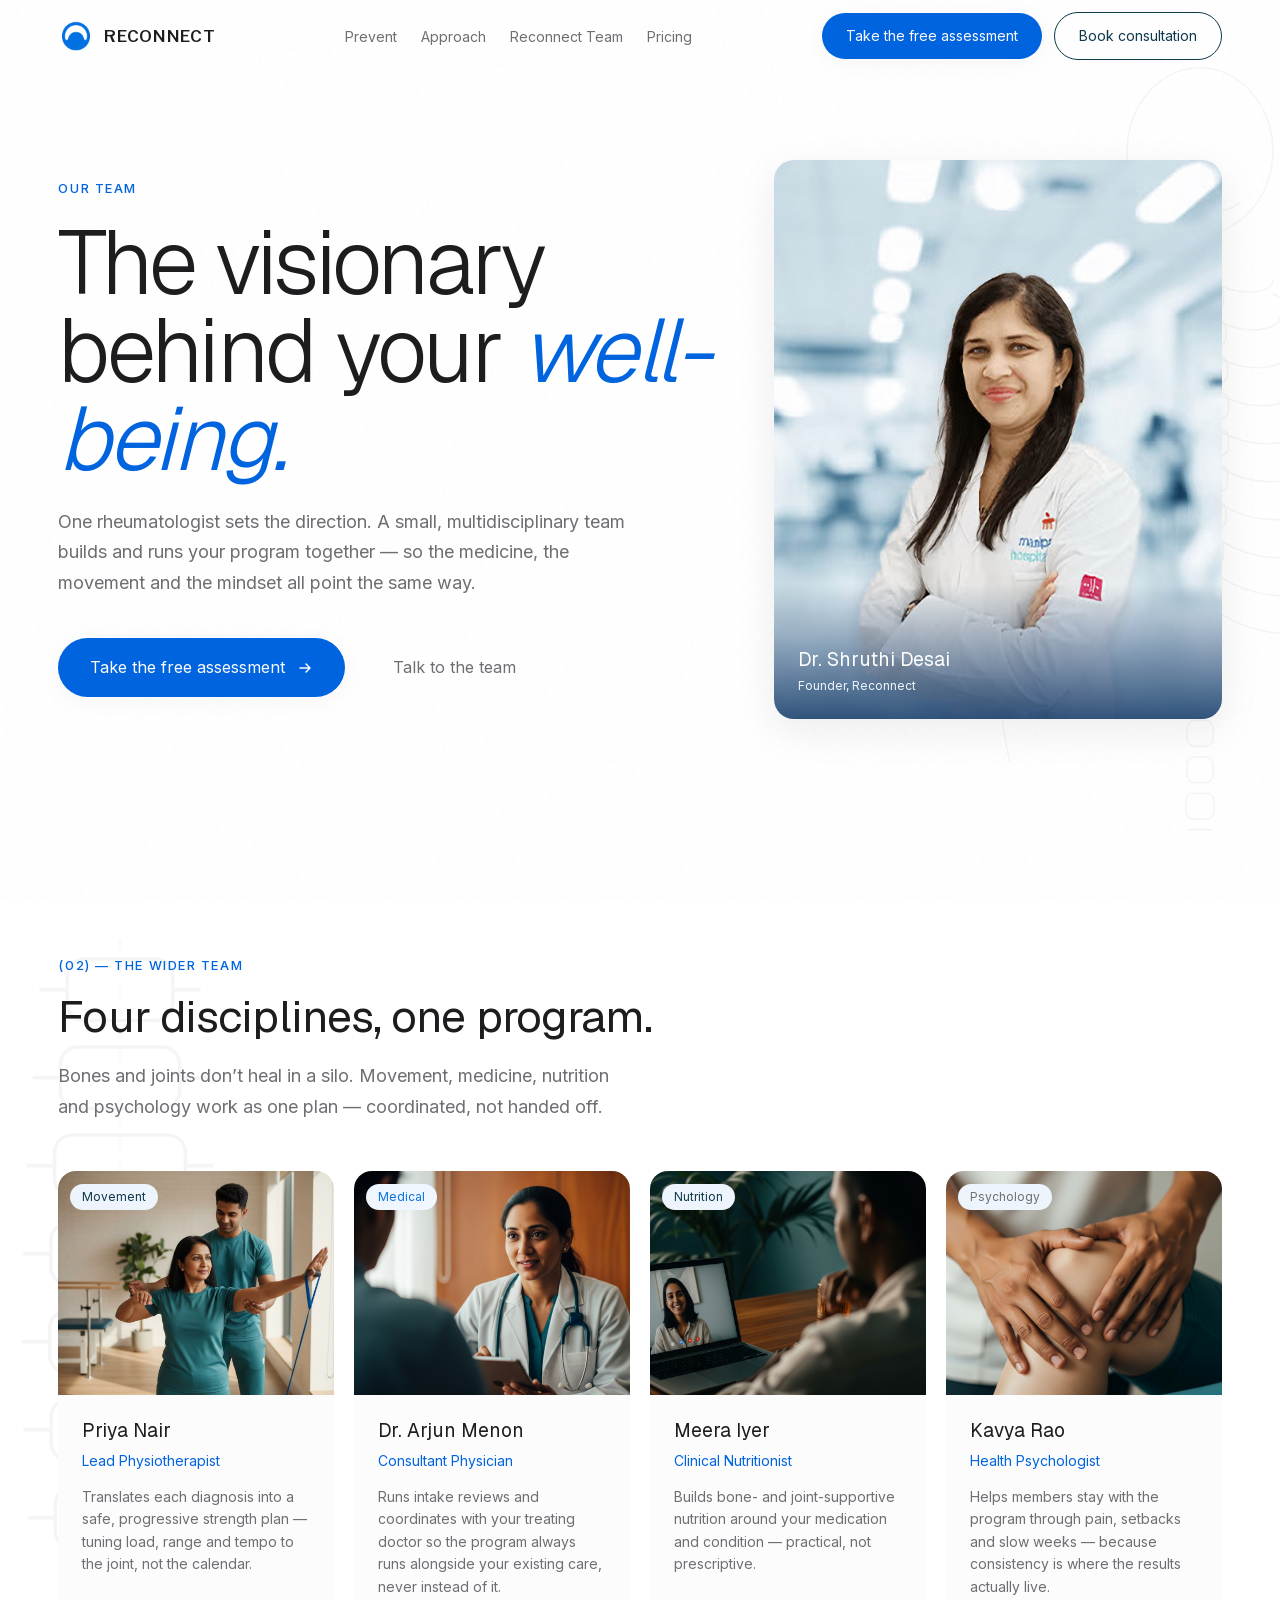
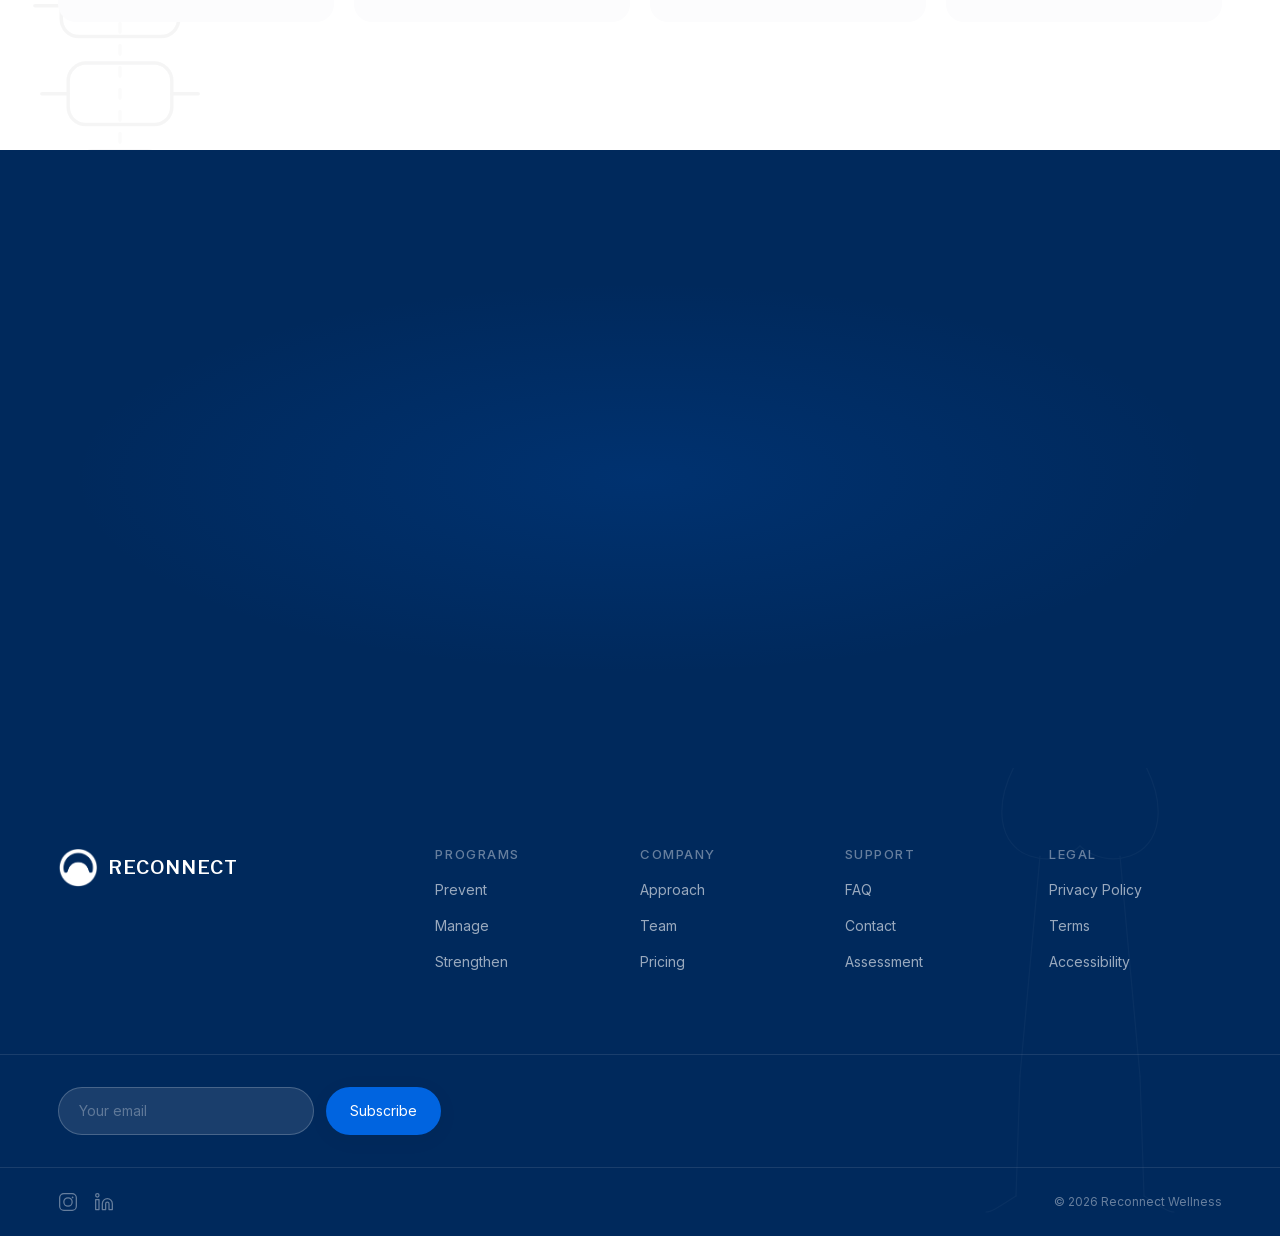
<file: team/index.html>
<!DOCTYPE html><html lang="en" data-scroll-behavior="smooth" class="geist_efde1a47-module__SZ3kUW__variable inter_7b064e0d-module__MOT0tq__variable libre_franklin_a0a97e02-module__CviBoG__variable"><head><meta charSet="utf-8"/><meta name="viewport" content="width=device-width, initial-scale=1"/><link rel="preload" href="/_next/static/media/83afe278b6a6bb3c-s.p.0q-301v4kxxnr.woff2" as="font" crossorigin="" type="font/woff2"/><link rel="preload" href="/_next/static/media/8a4bb24664ac8500-s.p.0yjesinu1g_v..woff2" as="font" crossorigin="" type="font/woff2"/><link rel="preload" href="/_next/static/media/caa3a2e1cccd8315-s.p.09~u27dqhyhd6.woff2" as="font" crossorigin="" type="font/woff2"/><link rel="preload" as="image" href="/brand/logo.png"/><link rel="preload" as="image" href="/brand/logo-white.png"/><link rel="preload" href="/dr-shruthi-hires.png" as="image"/><link rel="stylesheet" href="/_next/static/chunks/0l0.y6ah8-_4v.css" data-precedence="next"/><link rel="preload" as="script" fetchPriority="low" href="/_next/static/chunks/05657rftlrwg~.js"/><script src="/_next/static/chunks/0pqt~8bl3ukh4.js" async=""></script><script src="/_next/static/chunks/13b.1zrnxoedg.js" async=""></script><script src="/_next/static/chunks/10u3y4bw1ayzs.js" async=""></script><script src="/_next/static/chunks/turbopack-0g6w~9edbofyu.js" async=""></script><script src="/_next/static/chunks/040r4yh74-d1~.js" async=""></script><script src="/_next/static/chunks/0wwa_gf35mus_.js" async=""></script><script src="/_next/static/chunks/0d3shmwh5_nmn.js" async=""></script><script src="/_next/static/chunks/0p8eumoc_qc_e.js" async=""></script><link rel="preload" href="https://fonts.googleapis.com/css2?family=Material+Symbols+Outlined:opsz,wght,FILL,GRAD@24,400,0,0" as="style"/><link rel="preconnect" href="https://fonts.gstatic.com" crossorigin="anonymous"/><meta name="next-size-adjust" content=""/><title>Our Team | Reconnect Wellness</title><meta name="description" content="Meet the rheumatologist-led, multidisciplinary team behind Reconnect — medical, movement, nutrition and psychology specialists who build and run your program together."/><meta name="keywords" content="arthritis exercise program,knee pain strength training,rheumatologist-led fitness India,osteoporosis exercise,back pain exercise,disc bulge exercise,joint pain treatment without surgery,strength training for arthritis,bone health program"/><meta name="robots" content="index, follow"/><link rel="canonical" href="https://reconnect.health/"/><meta property="og:title" content="Reconnect Wellness | Stronger Joints. Denser Bones."/><meta property="og:description" content="Doctor-designed strength &amp; nutrition program for joint pain, arthritis, and bone health. Personalized, evidence-backed."/><meta property="og:site_name" content="Reconnect Wellness"/><meta property="og:locale" content="en_IN"/><meta property="og:image" content="https://reconnect.health/og-image.jpg"/><meta property="og:image:width" content="1200"/><meta property="og:image:height" content="630"/><meta property="og:image:alt" content="Reconnect Wellness - Joint Pain &amp; Arthritis Exercise Program"/><meta property="og:type" content="website"/><meta name="twitter:card" content="summary_large_image"/><meta name="twitter:title" content="Reconnect Wellness | Joint Pain &amp; Arthritis Relief"/><meta name="twitter:description" content="Doctor-designed strength &amp; nutrition program for arthritis, joint pain, and bone health."/><meta name="twitter:image" content="https://reconnect.health/og-image.jpg"/><link rel="icon" href="/favicon.ico?favicon.0iaoohckw3pdw.ico" sizes="128x128" type="image/x-icon"/><link rel="icon" href="/icon.png?icon.0is9i~bjyypzn.png" sizes="256x256" type="image/png"/><script type="application/ld+json">{"@context":"https://schema.org","@type":"LocalBusiness","name":"Reconnect Wellness","description":"Doctor-designed strength and nutrition program for joint pain, arthritis, and bone health","url":"https://reconnect.health","image":"https://reconnect.health/og-image.jpg","areaServed":"IN","priceRange":"₹₹","serviceType":["Online Fitness Program","Nutrition Coaching"],"founder":{"@type":"Person","name":"Dr. Shruthi Desai","jobTitle":"Rheumatologist"},"offers":{"@type":"AggregateOffer","priceCurrency":"INR","description":"Personalized strength training and nutrition programs for arthritis, joint pain, and bone health"},"sameAs":["https://www.instagram.com/reconnectwellness","https://www.linkedin.com/company/reconnectwellness"]}</script><link rel="stylesheet" href="https://fonts.googleapis.com/css2?family=Material+Symbols+Outlined:opsz,wght,FILL,GRAD@24,400,0,0"/><script src="/_next/static/chunks/03~yq9q893hmn.js" noModule=""></script></head><body class="min-h-dvh flex flex-col bg-bone text-ink antialiased overflow-x-hidden"><div hidden=""><!--$--><!--/$--></div><header class="fixed top-0 left-0 right-0 z-50 transition-all duration-300 ease-[cubic-bezier(0.16,1,0.3,1)] bg-transparent border-b border-transparent" style="padding-top:env(safe-area-inset-top)"><nav class="container-site flex items-center justify-between h-16 md:h-[72px]"><a class="flex items-center gap-2.5 group shrink-0" aria-label="Reconnect home" href="/"><img src="/brand/logo.png" alt="" aria-hidden="true" class="h-9 w-9 object-contain"/><span class="text-[1.05rem] font-semibold tracking-[0.04em] leading-none transition-colors duration-300 text-ink" style="font-family:var(--font-brand)">RECONNECT</span></a><ul class="hidden xl:flex items-center gap-6 2xl:gap-8"><li><a class="text-body-sm font-medium transition-colors duration-200 text-ink-soft hover:text-ink" href="/programs/prevent/">Prevent</a></li><li><a class="text-body-sm font-medium transition-colors duration-200 text-ink-soft hover:text-ink" href="/approach/">Approach</a></li><li><a class="text-body-sm font-medium transition-colors duration-200 text-ink-soft hover:text-ink" href="/reconnect-team/">Reconnect Team</a></li><li><a class="text-body-sm font-medium transition-colors duration-200 text-ink-soft hover:text-ink" href="/pricing/">Pricing</a></li></ul><div class="hidden xl:flex items-center gap-3 shrink-0"><a class="group inline-flex items-center justify-center gap-2 font-medium rounded-pill transition-all duration-300 ease-[cubic-bezier(0.16,1,0.3,1)] cursor-pointer select-none disabled:opacity-50 disabled:pointer-events-none bg-clay text-calcium hover:bg-clay-dark shadow-soft hover:shadow-lifted px-6 py-3 text-body-sm whitespace-nowrap" href="/assessment/">Take the free assessment</a><a class="group inline-flex items-center justify-center gap-2 font-medium rounded-pill transition-all duration-300 ease-[cubic-bezier(0.16,1,0.3,1)] cursor-pointer select-none disabled:opacity-50 disabled:pointer-events-none border border-sage text-sage hover:bg-sage/5 px-6 py-3 text-body-sm whitespace-nowrap" href="/contact/">Book consultation</a></div><button class="xl:hidden flex flex-col justify-center items-center gap-[5px] w-10 h-10 -mr-2" aria-label="Open menu" aria-expanded="false"><span class="block h-[2px] w-6 transition-all duration-400 ease-[cubic-bezier(0.16,1,0.3,1)] bg-ink origin-center "></span><span class="block h-[2px] w-6 transition-all duration-400 ease-[cubic-bezier(0.16,1,0.3,1)] bg-ink "></span><span class="block h-[2px] w-6 transition-all duration-400 ease-[cubic-bezier(0.16,1,0.3,1)] bg-ink origin-center "></span></button></nav></header><main class="flex-1"><section class="relative overflow-hidden bg-bone pt-32 md:pt-40 pb-20 md:pb-28"><svg viewBox="0 0 200 600" fill="none" stroke="currentColor" stroke-width="0.6" stroke-linecap="round" stroke-linejoin="round" class="watermark text-ink right-[-180px] top-[60px] w-[520px] hidden lg:block" aria-hidden="true"><ellipse cx="100" cy="35" rx="28" ry="32"></ellipse><path d="M85 55c5 5 25 5 30 0"></path><rect x="92" y="72" width="16" height="10" rx="3"></rect><rect x="90.97130657763364" y="86" width="18.057386844732708" height="10" rx="3"></rect><rect x="90.06734693828693" y="100" width="19.865306123426144" height="10" rx="3"></rect><rect x="89.39773032321796" y="114" width="21.2045393535641" height="10" rx="3"></rect><rect x="89.04365081003462" y="128" width="21.91269837993076" height="10" rx="3"></rect><rect x="89.04804215937818" y="142" width="21.90391568124362" height="10" rx="3"></rect><rect x="89.41037190005338" y="156" width="21.179256199893246" height="10" rx="3"></rect><rect x="90.08670589359649" y="170" width="19.826588212807025" height="10" rx="3"></rect><rect x="90.99503554953229" y="184" width="18.00992890093543" height="10" rx="3"></rect><rect x="92.02522174210145" y="198" width="15.949556515797108" height="10" rx="3"></rect><rect x="93.05234968306885" y="212" width="13.89530063386228" height="10" rx="3"></rect><rect x="93.9518754111955" y="226" width="12.096249177608998" height="10" rx="3"></rect><rect x="94.61472731724076" y="240" width="10.770545365518473" height="10" rx="3"></rect><rect x="94.9605315755097" y="254" width="10.07893684898058" height="10" rx="3"></rect><rect x="94.947357837873" y="268" width="10.105284324254004" height="10" rx="3"></rect><rect x="94.57680348027978" y="282" width="10.846393039440448" height="10" rx="3"></rect><rect x="93.89379991361696" y="296" width="12.21240017276607" height="10" rx="3"></rect><rect x="92.98116444460922" y="310" width="14.03767111078155" height="10" rx="3"></rect><rect x="91.94955829854695" y="324" width="16.1008834029061" height="10" rx="3"></rect><rect x="90.9240684395216" y="338" width="18.151863120956797" height="10" rx="3"></rect><g><path d="M92 87c-10 4-20 2-20 -2"></path><path d="M108 87c10 4 20 2 20 -2"></path></g><g><path d="M92 101c-11.25 5-22.5 2.5-22.5 -1.7"></path><path d="M108 101c11.25 5 22.5 2.5 22.5 -1.7"></path></g><g><path d="M92 115c-12.5 6-25 3-25 -1.4"></path><path d="M108 115c12.5 6 25 3 25 -1.4"></path></g><g><path d="M92 129c-13.75 7-27.5 3.5-27.5 -1.1"></path><path d="M108 129c13.75 7 27.5 3.5 27.5 -1.1"></path></g><g><path d="M92 143c-15 8-30 4-30 -0.8"></path><path d="M108 143c15 8 30 4 30 -0.8"></path></g><g><path d="M92 157c-16.25 9-32.5 4.5-32.5 -0.5"></path><path d="M108 157c16.25 9 32.5 4.5 32.5 -0.5"></path></g><g><path d="M92 171c-17.5 10-35 5-35 -0.20000000000000018"></path><path d="M108 171c17.5 10 35 5 35 -0.20000000000000018"></path></g><g><path d="M92 185c-18.75 11-37.5 5.5-37.5 0.10000000000000009"></path><path d="M108 185c18.75 11 37.5 5.5 37.5 0.10000000000000009"></path></g><g><path d="M92 199c-20 12-40 6-40 0.3999999999999999"></path><path d="M108 199c20 12 40 6 40 0.3999999999999999"></path></g><g><path d="M92 213c-21.25 13-42.5 6.5-42.5 0.6999999999999997"></path><path d="M108 213c21.25 13 42.5 6.5 42.5 0.6999999999999997"></path></g><path d="M70 360c-15 25-10 45 5 50s25-5 25-5"></path><path d="M130 360c15 25 10 45-5 50s-25-5-25-5"></path><path d="M72 90c-25 10-40 50-45 100s-5 60 0 80"></path><path d="M128 90c25 10 40 50 45 100s5 60 0 80"></path><line x1="80" y1="410" x2="70" y2="520"></line><line x1="120" y1="410" x2="130" y2="520"></line><line x1="70" y1="520" x2="68" y2="580"></line><line x1="130" y1="520" x2="132" y2="580"></line><path d="M68 580c-8 5-12 8-15 8"></path><path d="M132 580c8 5 12 8 15 8"></path></svg><div class="container-site relative"><div class="grid grid-cols-1 lg:grid-cols-12 gap-10 lg:gap-16 items-center"><div class="lg:col-span-7 order-2 lg:order-1"><div class="" style="opacity:0;filter:blur(4px);transform:translateY(24px)"><p class="text-eyebrow text-clay">Our team</p></div><div class="" style="opacity:0;filter:blur(4px);transform:translateY(24px)"><h1 class="text-hero text-ink mt-6 leading-[0.95]">The visionary behind your<!-- --> <span class="serif-italic text-clay">well-being.</span></h1></div><div class="" style="opacity:0;filter:blur(4px);transform:translateY(24px)"><p class="text-body-lg text-ink-soft mt-6 max-w-xl">One rheumatologist sets the direction. A small, multidisciplinary team builds and runs your program together — so the medicine, the movement and the mindset all point the same way.</p></div><div class="" style="opacity:0;filter:blur(4px);transform:translateY(24px)"><div class="mt-10 flex flex-wrap items-center gap-4"><a class="group inline-flex items-center justify-center gap-2 font-medium rounded-pill transition-all duration-300 ease-[cubic-bezier(0.16,1,0.3,1)] cursor-pointer select-none disabled:opacity-50 disabled:pointer-events-none bg-clay text-calcium hover:bg-clay-dark shadow-soft hover:shadow-lifted px-8 py-4 text-body " href="/assessment/">Take the free assessment<svg width="16" height="16" viewBox="0 0 16 16" fill="none" class="ml-1 transition-transform duration-300 group-hover:translate-x-1" aria-hidden="true"><path d="M3 8h10m0 0L9 4m4 4L9 12" stroke="currentColor" stroke-width="1.5" stroke-linecap="round" stroke-linejoin="round"></path></svg></a><a class="group inline-flex items-center justify-center gap-2 font-medium rounded-pill transition-all duration-300 ease-[cubic-bezier(0.16,1,0.3,1)] cursor-pointer select-none disabled:opacity-50 disabled:pointer-events-none text-ink-soft hover:text-ink px-8 py-4 text-body " href="/contact/">Talk to the team</a></div></div></div><div class="lg:col-span-5 order-1 lg:order-2"><div class="" style="opacity:0;filter:blur(4px);transform:translateY(24px)"><figure class="relative rounded-[20px] overflow-hidden shadow-lifted xray-glow aspect-[4/5]"><img src="/dr-shruthi-hires.png" alt="Dr. Shruthi Desai, Founder of Reconnect" loading="eager" class="absolute inset-0 w-full h-full object-cover object-top"/><figcaption class="absolute! inset-x-0 bottom-0! top-auto p-6 pt-16 z-10" style="background:linear-gradient(180deg, rgba(0,41,92,0) 0%, rgba(0,41,92,0.78) 100%)"><p class="text-h4 font-display text-bone leading-tight">Dr. Shruthi Desai</p><p class="text-caption text-clay-soft mt-1">Founder, Reconnect</p></figcaption></figure></div></div></div></div></section><section class="relative bg-bone section-py overflow-hidden"><svg viewBox="0 0 100 400" fill="none" stroke="currentColor" stroke-width="0.8" stroke-linecap="round" stroke-linejoin="round" class="watermark text-ink left-[-100px] top-[40px] w-[440px] hidden md:block" aria-hidden="true"><g><rect x="38" y="20" width="24" height="14" rx="4"></rect><line x1="32" y1="27" x2="38" y2="27"></line><line x1="62" y1="27" x2="68" y2="27"></line></g><g><rect x="36.4423266307654" y="40" width="27.115346738469203" height="14" rx="4"></rect><line x1="30.4423266307654" y1="47" x2="36.4423266307654" y2="47"></line><line x1="63.5576733692346" y1="47" x2="69.5576733692346" y2="47"></line></g><g><rect x="35.13057563640191" y="60" width="29.73884872719618" height="14" rx="4"></rect><line x1="29.130575636401908" y1="67" x2="35.13057563640191" y2="67"></line><line x1="64.86942436359809" y1="67" x2="70.86942436359809" y2="67"></line></g><g><rect x="34.2718436561311" y="80" width="31.45631268773781" height="14" rx="4"></rect><line x1="28.271843656131097" y1="87" x2="34.2718436561311" y2="87"></line><line x1="65.7281563438689" y1="87" x2="71.7281563438689" y2="87"></line></g><g><rect x="34.00170558783398" y="100" width="31.99658882433204" height="14" rx="4"></rect><line x1="28.001705587833982" y1="107" x2="34.00170558783398" y2="107"></line><line x1="65.99829441216602" y1="107" x2="71.99829441216602" y2="107"></line></g><g><rect x="34.362810292697276" y="120" width="31.274379414605455" height="14" rx="4"></rect><line x1="28.362810292697276" y1="127" x2="34.362810292697276" y2="127"></line><line x1="65.63718970730272" y1="127" x2="71.63718970730272" y2="127"></line></g><g><rect x="35.298147277795394" y="140" width="29.403705444409205" height="14" rx="4"></rect><line x1="29.298147277795394" y1="147" x2="35.298147277795394" y2="147"></line><line x1="64.7018527222046" y1="147" x2="70.7018527222046" y2="147"></line></g><g><rect x="36.66004739937638" y="160" width="26.679905201247237" height="14" rx="4"></rect><line x1="30.66004739937638" y1="167" x2="36.66004739937638" y2="167"></line><line x1="63.33995260062362" y1="167" x2="69.33995260062362" y2="167"></line></g><g><rect x="38.23349657371032" y="180" width="23.53300685257936" height="14" rx="4"></rect><line x1="32.23349657371032" y1="187" x2="38.23349657371032" y2="187"></line><line x1="61.76650342628968" y1="187" x2="67.76650342628969" y2="187"></line></g><g><rect x="39.77008177317941" y="200" width="20.45983645364118" height="14" rx="4"></rect><line x1="33.77008177317941" y1="207" x2="39.77008177317941" y2="207"></line><line x1="60.22991822682059" y1="207" x2="66.22991822682059" y2="207"></line></g><g><rect x="41.027209981231714" y="220" width="17.945580037536573" height="14" rx="4"></rect><line x1="35.027209981231714" y1="227" x2="41.027209981231714" y2="227"></line><line x1="58.972790018768286" y1="227" x2="64.97279001876828" y2="227"></line></g><g><rect x="41.806408295558064" y="240" width="16.38718340888387" height="14" rx="4"></rect><line x1="35.806408295558064" y1="247" x2="41.806408295558064" y2="247"></line><line x1="58.193591704441936" y1="247" x2="64.19359170444193" y2="247"></line></g><g><rect x="41.98465843534336" y="260" width="16.030683129313275" height="14" rx="4"></rect><line x1="35.98465843534336" y1="267" x2="41.98465843534336" y2="267"></line><line x1="58.01534156465664" y1="267" x2="64.01534156465664" y2="267"></line></g><g><rect x="41.53381862288062" y="280" width="16.932362754238774" height="14" rx="4"></rect><line x1="35.53381862288062" y1="287" x2="41.53381862288062" y2="287"></line><line x1="58.46618137711938" y1="287" x2="64.46618137711938" y2="287"></line></g><g><rect x="40.52506655148928" y="300" width="18.949866897021433" height="14" rx="4"></rect><line x1="34.52506655148928" y1="307" x2="40.52506655148928" y2="307"></line><line x1="59.47493344851072" y1="307" x2="65.47493344851071" y2="307"></line></g><g><rect x="39.1176619927957" y="320" width="21.764676014408593" height="14" rx="4"></rect><line x1="33.1176619927957" y1="327" x2="39.1176619927957" y2="327"></line><line x1="60.8823380072043" y1="327" x2="66.8823380072043" y2="327"></line></g><g><rect x="37.53380318059803" y="340" width="24.932393638803948" height="14" rx="4"></rect><line x1="31.533803180598028" y1="347" x2="37.53380318059803" y2="347"></line><line x1="62.46619681940197" y1="347" x2="68.46619681940197" y2="347"></line></g><g><rect x="36.023546595445566" y="360" width="27.95290680910887" height="14" rx="4"></rect><line x1="30.023546595445566" y1="367" x2="36.023546595445566" y2="367"></line><line x1="63.976453404554434" y1="367" x2="69.97645340455443" y2="367"></line></g><line x1="50" y1="16" x2="50" y2="384" stroke-dasharray="2 3" opacity="0.4"></line></svg><div class="container-site relative"><div class="flex flex-col gap-5 text-left items-start mb-12 max-w-3xl"><p class="text-eyebrow text-clay"><span>(02)<!-- --> —<!-- --> </span>The wider team</p><h2 class="text-h2 text-ink">Four disciplines, one program.</h2><p class="text-body-lg text-ink-soft max-w-xl">Bones and joints don’t heal in a silo. Movement, medicine, nutrition and psychology work as one plan — coordinated, not handed off.</p></div><div class="grid grid-cols-1 sm:grid-cols-2 lg:grid-cols-4 gap-5"><div style="opacity:0;transform:translateY(20px)"><article class="group glow-card bg-calcium rounded-[18px] overflow-hidden flex flex-col h-full"><div class="relative overflow-hidden"><img src="/trainer-guided-exercise.jpg" alt="Priya Nair, Lead Physiotherapist at Reconnect" loading="lazy" class="w-full h-56 object-cover transition-transform duration-500 ease-[cubic-bezier(0.16,1,0.3,1)] group-hover:scale-[1.04]"/><div class="absolute top-3 left-3"><span class="inline-block rounded-pill px-3 py-1 text-caption font-medium bg-sage-tint text-sage ">Movement</span></div></div><div class="p-6 flex flex-col gap-1.5 flex-1"><h3 class="text-h4 font-display text-ink">Priya Nair</h3><p class="text-body-sm font-medium text-clay">Lead Physiotherapist</p><p class="text-body-sm text-ink-soft mt-2">Translates each diagnosis into a safe, progressive strength plan — tuning load, range and tempo to the joint, not the calendar.</p></div></article></div><div style="opacity:0;transform:translateY(20px)"><article class="group glow-card bg-calcium rounded-[18px] overflow-hidden flex flex-col h-full"><div class="relative overflow-hidden"><img src="/doctor-consultation.jpg" alt="Dr. Arjun Menon, Consultant Physician at Reconnect" loading="lazy" class="w-full h-56 object-cover transition-transform duration-500 ease-[cubic-bezier(0.16,1,0.3,1)] group-hover:scale-[1.04]"/><div class="absolute top-3 left-3"><span class="inline-block rounded-pill px-3 py-1 text-caption font-medium bg-clay-soft text-clay-dark ">Medical</span></div></div><div class="p-6 flex flex-col gap-1.5 flex-1"><h3 class="text-h4 font-display text-ink">Dr. Arjun Menon</h3><p class="text-body-sm font-medium text-clay">Consultant Physician</p><p class="text-body-sm text-ink-soft mt-2">Runs intake reviews and coordinates with your treating doctor so the program always runs alongside your existing care, never instead of it.</p></div></article></div><div style="opacity:0;transform:translateY(20px)"><article class="group glow-card bg-calcium rounded-[18px] overflow-hidden flex flex-col h-full"><div class="relative overflow-hidden"><img src="/virtual-coaching.jpg" alt="Meera Iyer, Clinical Nutritionist at Reconnect" loading="lazy" class="w-full h-56 object-cover transition-transform duration-500 ease-[cubic-bezier(0.16,1,0.3,1)] group-hover:scale-[1.04]"/><div class="absolute top-3 left-3"><span class="inline-block rounded-pill px-3 py-1 text-caption font-medium bg-sage-tint text-sage ">Nutrition</span></div></div><div class="p-6 flex flex-col gap-1.5 flex-1"><h3 class="text-h4 font-display text-ink">Meera Iyer</h3><p class="text-body-sm font-medium text-clay">Clinical Nutritionist</p><p class="text-body-sm text-ink-soft mt-2">Builds bone- and joint-supportive nutrition around your medication and condition — practical, not prescriptive.</p></div></article></div><div style="opacity:0;transform:translateY(20px)"><article class="group glow-card bg-calcium rounded-[18px] overflow-hidden flex flex-col h-full"><div class="relative overflow-hidden"><img src="/knee-examination.jpg" alt="Kavya Rao, Health Psychologist at Reconnect" loading="lazy" class="w-full h-56 object-cover transition-transform duration-500 ease-[cubic-bezier(0.16,1,0.3,1)] group-hover:scale-[1.04]"/><div class="absolute top-3 left-3"><span class="inline-block rounded-pill px-3 py-1 text-caption font-medium bg-bone-deep text-ink-soft ">Psychology</span></div></div><div class="p-6 flex flex-col gap-1.5 flex-1"><h3 class="text-h4 font-display text-ink">Kavya Rao</h3><p class="text-body-sm font-medium text-clay">Health Psychologist</p><p class="text-body-sm text-ink-soft mt-2">Helps members stay with the program through pain, setbacks and slow weeks — because consistency is where the results actually live.</p></div></article></div></div></div></section><section class="section-py bg-sage-deep cta-section"><div class="container-site"><div class="xray-glow xray-glow-sage flex justify-center"><div class="" style="opacity:0;filter:blur(4px);transform:translateY(24px)"><div class="relative w-full max-w-3xl rounded-[28px] border px-7 py-12 sm:px-12 sm:py-16 text-bone" style="background:linear-gradient(180deg, rgba(255,255,255,0.06) 0%, rgba(255,255,255,0.02) 100%);border-color:rgba(255,255,255,0.10);box-shadow:0 1px 0 0 rgba(255,255,255,0.06) inset, 0 24px 70px -30px rgba(0,0,0,0.55)"><div class="flex flex-col items-center text-center gap-5 sm:gap-6"><h2 class="text-h2 font-display max-w-2xl text-balance">Meet the team that builds your plan.</h2><p class="text-body-lg max-w-md sm:max-w-lg text-pretty text-sage-tint">Book a consultation to talk it through with someone from the team.</p><div class="mt-1 flex flex-col sm:flex-row items-stretch sm:items-center justify-center gap-3 sm:gap-4 w-full sm:w-auto"><a class="group inline-flex items-center justify-center gap-2 font-medium rounded-pill transition-all duration-300 ease-[cubic-bezier(0.16,1,0.3,1)] cursor-pointer select-none disabled:opacity-50 disabled:pointer-events-none bg-clay text-calcium hover:bg-clay-dark shadow-soft hover:shadow-lifted px-8 py-4 text-body w-full sm:w-auto justify-center" href="/contact/">Book consultation<svg width="16" height="16" viewBox="0 0 16 16" fill="none" class="ml-1 transition-transform duration-300 group-hover:translate-x-1" aria-hidden="true"><path d="M3 8h10m0 0L9 4m4 4L9 12" stroke="currentColor" stroke-width="1.5" stroke-linecap="round" stroke-linejoin="round"></path></svg></a></div></div></div></div></div></div></section><!--$--><!--/$--></main><footer class="relative overflow-hidden mt-auto"><section class="relative bg-sage-deep text-bone"><div class="container-site py-16 md:py-20"><div class="grid grid-cols-1 sm:grid-cols-2 lg:grid-cols-[2fr_1fr_1fr_1fr_1fr] gap-10 md:gap-8"><div class="sm:col-span-2 lg:col-span-1"><a class="flex items-center gap-2.5 mb-4" aria-label="Reconnect home" href="/"><img src="/brand/logo-white.png" alt="" aria-hidden="true" class="h-10 w-10 object-contain"/><span class="text-[1.2rem] font-semibold tracking-[0.04em] text-bone leading-none" style="font-family:var(--font-brand)">RECONNECT</span></a></div><div><h3 class="text-eyebrow text-bone/40 mb-4">Programs</h3><ul class="flex flex-col gap-3"><li><a class="text-body-sm text-bone/60 hover:text-bone transition-colors duration-200" href="/programs/prevent/">Prevent</a></li><li><a class="text-body-sm text-bone/60 hover:text-bone transition-colors duration-200" href="/programs/manage/">Manage</a></li><li><a class="text-body-sm text-bone/60 hover:text-bone transition-colors duration-200" href="/programs/strengthen/">Strengthen</a></li></ul></div><div><h3 class="text-eyebrow text-bone/40 mb-4">Company</h3><ul class="flex flex-col gap-3"><li><a class="text-body-sm text-bone/60 hover:text-bone transition-colors duration-200" href="/approach/">Approach</a></li><li><a class="text-body-sm text-bone/60 hover:text-bone transition-colors duration-200" href="/reconnect-team/">Team</a></li><li><a class="text-body-sm text-bone/60 hover:text-bone transition-colors duration-200" href="/pricing/">Pricing</a></li></ul></div><div><h3 class="text-eyebrow text-bone/40 mb-4">Support</h3><ul class="flex flex-col gap-3"><li><a class="text-body-sm text-bone/60 hover:text-bone transition-colors duration-200" href="/contact/#faq">FAQ</a></li><li><a class="text-body-sm text-bone/60 hover:text-bone transition-colors duration-200" href="/contact/">Contact</a></li><li><a class="text-body-sm text-bone/60 hover:text-bone transition-colors duration-200" href="/assessment/">Assessment</a></li></ul></div><div><h3 class="text-eyebrow text-bone/40 mb-4">Legal</h3><ul class="flex flex-col gap-3"><li><a class="text-body-sm text-bone/60 hover:text-bone transition-colors duration-200" href="#">Privacy Policy</a></li><li><a class="text-body-sm text-bone/60 hover:text-bone transition-colors duration-200" href="#">Terms</a></li><li><a class="text-body-sm text-bone/60 hover:text-bone transition-colors duration-200" href="#">Accessibility</a></li></ul></div></div></div><div class="border-t border-bone/10"><div class="container-site py-8 flex flex-col md:flex-row items-start md:items-center justify-between gap-6"><form class="flex flex-col sm:flex-row gap-3 w-full md:w-auto"><input type="email" required="" placeholder="Your email" class="bg-bone/10 border border-bone/20 text-bone placeholder:text-bone/30 rounded-pill px-5 py-3 text-body-sm outline-none focus:border-bone/40 transition-colors duration-200 w-full sm:w-64" value=""/><button type="submit" class="group inline-flex items-center justify-center gap-2 font-medium rounded-pill transition-all duration-300 ease-[cubic-bezier(0.16,1,0.3,1)] cursor-pointer select-none disabled:opacity-50 disabled:pointer-events-none bg-clay text-calcium hover:bg-clay-dark shadow-soft hover:shadow-lifted px-6 py-3 text-body-sm ">Subscribe</button></form></div></div><div class="border-t border-bone/10"><div class="container-site py-6 flex flex-col md:flex-row items-center justify-between gap-4"><div class="flex items-center gap-4"><a href="https://instagram.com" target="_blank" rel="noopener noreferrer" aria-label="Instagram" class="text-bone/40 hover:text-bone transition-colors duration-200"><svg viewBox="0 0 24 24" fill="none" stroke="currentColor" stroke-width="1.5" stroke-linecap="round" stroke-linejoin="round" class="w-5 h-5" aria-hidden="true"><rect x="2" y="2" width="20" height="20" rx="5"></rect><circle cx="12" cy="12" r="5"></circle><circle cx="17.5" cy="6.5" r="1" fill="currentColor" stroke="none"></circle></svg></a><a href="https://linkedin.com" target="_blank" rel="noopener noreferrer" aria-label="LinkedIn" class="text-bone/40 hover:text-bone transition-colors duration-200"><svg viewBox="0 0 24 24" fill="none" stroke="currentColor" stroke-width="1.5" stroke-linecap="round" stroke-linejoin="round" class="w-5 h-5" aria-hidden="true"><path d="M16 8a6 6 0 0 1 6 6v7h-4v-7a2 2 0 0 0-4 0v7h-4v-7a6 6 0 0 1 6-6z"></path><rect x="2" y="9" width="4" height="12"></rect><circle cx="4" cy="4" r="2"></circle></svg></a></div><p class="text-caption text-bone/40">© 2026 Reconnect Wellness</p></div></div><svg viewBox="0 0 200 600" fill="none" stroke="currentColor" stroke-width="0.6" stroke-linecap="round" stroke-linejoin="round" class="absolute bottom-0 right-0 w-[400px] opacity-[0.03] text-bone pointer-events-none" aria-hidden="true"><ellipse cx="100" cy="35" rx="28" ry="32"></ellipse><path d="M85 55c5 5 25 5 30 0"></path><rect x="92" y="72" width="16" height="10" rx="3"></rect><rect x="90.97130657763364" y="86" width="18.057386844732708" height="10" rx="3"></rect><rect x="90.06734693828693" y="100" width="19.865306123426144" height="10" rx="3"></rect><rect x="89.39773032321796" y="114" width="21.2045393535641" height="10" rx="3"></rect><rect x="89.04365081003462" y="128" width="21.91269837993076" height="10" rx="3"></rect><rect x="89.04804215937818" y="142" width="21.90391568124362" height="10" rx="3"></rect><rect x="89.41037190005338" y="156" width="21.179256199893246" height="10" rx="3"></rect><rect x="90.08670589359649" y="170" width="19.826588212807025" height="10" rx="3"></rect><rect x="90.99503554953229" y="184" width="18.00992890093543" height="10" rx="3"></rect><rect x="92.02522174210145" y="198" width="15.949556515797108" height="10" rx="3"></rect><rect x="93.05234968306885" y="212" width="13.89530063386228" height="10" rx="3"></rect><rect x="93.9518754111955" y="226" width="12.096249177608998" height="10" rx="3"></rect><rect x="94.61472731724076" y="240" width="10.770545365518473" height="10" rx="3"></rect><rect x="94.9605315755097" y="254" width="10.07893684898058" height="10" rx="3"></rect><rect x="94.947357837873" y="268" width="10.105284324254004" height="10" rx="3"></rect><rect x="94.57680348027978" y="282" width="10.846393039440448" height="10" rx="3"></rect><rect x="93.89379991361696" y="296" width="12.21240017276607" height="10" rx="3"></rect><rect x="92.98116444460922" y="310" width="14.03767111078155" height="10" rx="3"></rect><rect x="91.94955829854695" y="324" width="16.1008834029061" height="10" rx="3"></rect><rect x="90.9240684395216" y="338" width="18.151863120956797" height="10" rx="3"></rect><g><path d="M92 87c-10 4-20 2-20 -2"></path><path d="M108 87c10 4 20 2 20 -2"></path></g><g><path d="M92 101c-11.25 5-22.5 2.5-22.5 -1.7"></path><path d="M108 101c11.25 5 22.5 2.5 22.5 -1.7"></path></g><g><path d="M92 115c-12.5 6-25 3-25 -1.4"></path><path d="M108 115c12.5 6 25 3 25 -1.4"></path></g><g><path d="M92 129c-13.75 7-27.5 3.5-27.5 -1.1"></path><path d="M108 129c13.75 7 27.5 3.5 27.5 -1.1"></path></g><g><path d="M92 143c-15 8-30 4-30 -0.8"></path><path d="M108 143c15 8 30 4 30 -0.8"></path></g><g><path d="M92 157c-16.25 9-32.5 4.5-32.5 -0.5"></path><path d="M108 157c16.25 9 32.5 4.5 32.5 -0.5"></path></g><g><path d="M92 171c-17.5 10-35 5-35 -0.20000000000000018"></path><path d="M108 171c17.5 10 35 5 35 -0.20000000000000018"></path></g><g><path d="M92 185c-18.75 11-37.5 5.5-37.5 0.10000000000000009"></path><path d="M108 185c18.75 11 37.5 5.5 37.5 0.10000000000000009"></path></g><g><path d="M92 199c-20 12-40 6-40 0.3999999999999999"></path><path d="M108 199c20 12 40 6 40 0.3999999999999999"></path></g><g><path d="M92 213c-21.25 13-42.5 6.5-42.5 0.6999999999999997"></path><path d="M108 213c21.25 13 42.5 6.5 42.5 0.6999999999999997"></path></g><path d="M70 360c-15 25-10 45 5 50s25-5 25-5"></path><path d="M130 360c15 25 10 45-5 50s-25-5-25-5"></path><path d="M72 90c-25 10-40 50-45 100s-5 60 0 80"></path><path d="M128 90c25 10 40 50 45 100s5 60 0 80"></path><line x1="80" y1="410" x2="70" y2="520"></line><line x1="120" y1="410" x2="130" y2="520"></line><line x1="70" y1="520" x2="68" y2="580"></line><line x1="130" y1="520" x2="132" y2="580"></line><path d="M68 580c-8 5-12 8-15 8"></path><path d="M132 580c8 5 12 8 15 8"></path></svg></section></footer><script src="/_next/static/chunks/05657rftlrwg~.js" id="_R_" async=""></script><script>(self.__next_f=self.__next_f||[]).push([0])</script><script>self.__next_f.push([1,"1:\"$Sreact.fragment\"\n2:I[20032,[\"/_next/static/chunks/040r4yh74-d1~.js\",\"/_next/static/chunks/0wwa_gf35mus_.js\",\"/_next/static/chunks/0d3shmwh5_nmn.js\"],\"default\"]\n3:I[84834,[\"/_next/static/chunks/040r4yh74-d1~.js\",\"/_next/static/chunks/0wwa_gf35mus_.js\",\"/_next/static/chunks/0d3shmwh5_nmn.js\"],\"default\"]\n4:I[39756,[\"/_next/static/chunks/040r4yh74-d1~.js\",\"/_next/static/chunks/0wwa_gf35mus_.js\",\"/_next/static/chunks/0d3shmwh5_nmn.js\"],\"default\"]\n5:I[37457,[\"/_next/static/chunks/040r4yh74-d1~.js\",\"/_next/static/chunks/0wwa_gf35mus_.js\",\"/_next/static/chunks/0d3shmwh5_nmn.js\"],\"default\"]\n6:I[13642,[\"/_next/static/chunks/040r4yh74-d1~.js\",\"/_next/static/chunks/0wwa_gf35mus_.js\",\"/_next/static/chunks/0d3shmwh5_nmn.js\"],\"default\"]\n35:I[68027,[\"/_next/static/chunks/040r4yh74-d1~.js\",\"/_next/static/chunks/0wwa_gf35mus_.js\",\"/_next/static/chunks/0d3shmwh5_nmn.js\"],\"default\",1]\n:HL[\"/_next/static/chunks/0l0.y6ah8-_4v.css\",\"style\"]\n:HL[\"/_next/static/media/83afe278b6a6bb3c-s.p.0q-301v4kxxnr.woff2\",\"font\",{\"crossOrigin\":\"\",\"type\":\"font/woff2\"}]\n:HL[\"/_next/static/media/8a4bb24664ac8500-s.p.0yjesinu1g_v..woff2\",\"font\",{\"crossOrigin\":\"\",\"type\":\"font/woff2\"}]\n:HL[\"/_next/static/media/caa3a2e1cccd8315-s.p.09~u27dqhyhd6.woff2\",\"font\",{\"crossOrigin\":\"\",\"type\":\"font/woff2\"}]\n:HL[\"https://fonts.googleapis.com/css2?family=Material+Symbols+Outlined:opsz,wght,FILL,GRAD@24,400,0,0\",\"style\"]\n"])</script><script>self.__next_f.push([1,"0:{\"P\":null,\"c\":[\"\",\"team\",\"\"],\"q\":\"\",\"i\":false,\"f\":[[[\"\",{\"children\":[\"team\",{\"children\":[\"__PAGE__\",{}]}]},\"$undefined\",\"$undefined\",16],[[\"$\",\"$1\",\"c\",{\"children\":[[[\"$\",\"link\",\"0\",{\"rel\":\"stylesheet\",\"href\":\"/_next/static/chunks/0l0.y6ah8-_4v.css\",\"precedence\":\"next\",\"crossOrigin\":\"$undefined\",\"nonce\":\"$undefined\"}],[\"$\",\"script\",\"script-0\",{\"src\":\"/_next/static/chunks/040r4yh74-d1~.js\",\"async\":true,\"nonce\":\"$undefined\"}],[\"$\",\"script\",\"script-1\",{\"src\":\"/_next/static/chunks/0wwa_gf35mus_.js\",\"async\":true,\"nonce\":\"$undefined\"}],[\"$\",\"script\",\"script-2\",{\"src\":\"/_next/static/chunks/0d3shmwh5_nmn.js\",\"async\":true,\"nonce\":\"$undefined\"}]],[\"$\",\"html\",null,{\"lang\":\"en\",\"data-scroll-behavior\":\"smooth\",\"className\":\"geist_efde1a47-module__SZ3kUW__variable inter_7b064e0d-module__MOT0tq__variable libre_franklin_a0a97e02-module__CviBoG__variable\",\"children\":[[\"$\",\"head\",null,{\"children\":[[\"$\",\"script\",null,{\"type\":\"application/ld+json\",\"dangerouslySetInnerHTML\":{\"__html\":\"{\\\"@context\\\":\\\"https://schema.org\\\",\\\"@type\\\":\\\"LocalBusiness\\\",\\\"name\\\":\\\"Reconnect Wellness\\\",\\\"description\\\":\\\"Doctor-designed strength and nutrition program for joint pain, arthritis, and bone health\\\",\\\"url\\\":\\\"https://reconnect.health\\\",\\\"image\\\":\\\"https://reconnect.health/og-image.jpg\\\",\\\"areaServed\\\":\\\"IN\\\",\\\"priceRange\\\":\\\"₹₹\\\",\\\"serviceType\\\":[\\\"Online Fitness Program\\\",\\\"Nutrition Coaching\\\"],\\\"founder\\\":{\\\"@type\\\":\\\"Person\\\",\\\"name\\\":\\\"Dr. Shruthi Desai\\\",\\\"jobTitle\\\":\\\"Rheumatologist\\\"},\\\"offers\\\":{\\\"@type\\\":\\\"AggregateOffer\\\",\\\"priceCurrency\\\":\\\"INR\\\",\\\"description\\\":\\\"Personalized strength training and nutrition programs for arthritis, joint pain, and bone health\\\"},\\\"sameAs\\\":[\\\"https://www.instagram.com/reconnectwellness\\\",\\\"https://www.linkedin.com/company/reconnectwellness\\\"]}\"}}],[\"$\",\"link\",null,{\"rel\":\"preconnect\",\"href\":\"https://fonts.gstatic.com\",\"crossOrigin\":\"anonymous\"}],[\"$\",\"link\",null,{\"rel\":\"stylesheet\",\"href\":\"https://fonts.googleapis.com/css2?family=Material+Symbols+Outlined:opsz,wght,FILL,GRAD@24,400,0,0\"}]]}],[\"$\",\"body\",null,{\"className\":\"min-h-dvh flex flex-col bg-bone text-ink antialiased overflow-x-hidden\",\"children\":[\"$\",\"$L2\",null,{\"children\":[[\"$\",\"$L3\",null,{}],[\"$\",\"main\",null,{\"className\":\"flex-1\",\"children\":[\"$\",\"$L4\",null,{\"parallelRouterKey\":\"children\",\"error\":\"$undefined\",\"errorStyles\":\"$undefined\",\"errorScripts\":\"$undefined\",\"template\":[\"$\",\"$L5\",null,{}],\"templateStyles\":\"$undefined\",\"templateScripts\":\"$undefined\",\"notFound\":[[[\"$\",\"title\",null,{\"children\":\"404: This page could not be found.\"}],[\"$\",\"div\",null,{\"style\":{\"fontFamily\":\"system-ui,\\\"Segoe UI\\\",Roboto,Helvetica,Arial,sans-serif,\\\"Apple Color Emoji\\\",\\\"Segoe UI Emoji\\\"\",\"height\":\"100vh\",\"textAlign\":\"center\",\"display\":\"flex\",\"flexDirection\":\"column\",\"alignItems\":\"center\",\"justifyContent\":\"center\"},\"children\":[\"$\",\"div\",null,{\"children\":[[\"$\",\"style\",null,{\"dangerouslySetInnerHTML\":{\"__html\":\"body{color:#000;background:#fff;margin:0}.next-error-h1{border-right:1px solid rgba(0,0,0,.3)}@media (prefers-color-scheme:dark){body{color:#fff;background:#000}.next-error-h1{border-right:1px solid rgba(255,255,255,.3)}}\"}}],[\"$\",\"h1\",null,{\"className\":\"next-error-h1\",\"style\":{\"display\":\"inline-block\",\"margin\":\"0 20px 0 0\",\"padding\":\"0 23px 0 0\",\"fontSize\":24,\"fontWeight\":500,\"verticalAlign\":\"top\",\"lineHeight\":\"49px\"},\"children\":404}],[\"$\",\"div\",null,{\"style\":{\"display\":\"inline-block\"},\"children\":[\"$\",\"h2\",null,{\"style\":{\"fontSize\":14,\"fontWeight\":400,\"lineHeight\":\"49px\",\"margin\":0},\"children\":\"This page could not be found.\"}]}]]}]}]],[]],\"forbidden\":\"$undefined\",\"unauthorized\":\"$undefined\"}]}],[\"$\",\"$L6\",null,{}]]}]}]]}]]}],{\"children\":[[\"$\",\"$1\",\"c\",{\"children\":[null,[\"$\",\"$L4\",null,{\"parallelRouterKey\":\"children\",\"error\":\"$undefined\",\"errorStyles\":\"$undefined\",\"errorScripts\":\"$undefined\",\"template\":[\"$\",\"$L5\",null,{}],\"templateStyles\":\"$undefined\",\"templateScripts\":\"$undefined\",\"notFound\":\"$undefined\",\"forbidden\":\"$undefined\",\"unauthorized\":\"$undefined\"}]]}],{\"children\":[[\"$\",\"$1\",\"c\",{\"children\":[[[\"$\",\"section\",null,{\"className\":\"relative overflow-hidden bg-bone pt-32 md:pt-40 pb-20 md:pb-28\",\"children\":[[\"$\",\"svg\",null,{\"viewBox\":\"0 0 200 600\",\"fill\":\"none\",\"stroke\":\"currentColor\",\"strokeWidth\":\"0.6\",\"strokeLinecap\":\"round\",\"strokeLinejoin\":\"round\",\"className\":\"watermark text-ink right-[-180px] top-[60px] w-[520px] hidden lg:block\",\"aria-hidden\":\"true\",\"children\":[[\"$\",\"ellipse\",null,{\"cx\":\"100\",\"cy\":\"35\",\"rx\":\"28\",\"ry\":\"32\"}],[\"$\",\"path\",null,{\"d\":\"M85 55c5 5 25 5 30 0\"}],[[\"$\",\"rect\",\"v0\",{\"x\":92,\"y\":72,\"width\":16,\"height\":10,\"rx\":\"3\"}],\"$L7\",\"$L8\",\"$L9\",\"$La\",\"$Lb\",\"$Lc\",\"$Ld\",\"$Le\",\"$Lf\",\"$L10\",\"$L11\",\"$L12\",\"$L13\",\"$L14\",\"$L15\",\"$L16\",\"$L17\",\"$L18\",\"$L19\"],[\"$L1a\",\"$L1b\",\"$L1c\",\"$L1d\",\"$L1e\",\"$L1f\",\"$L20\",\"$L21\",\"$L22\",\"$L23\"],\"$L24\",\"$L25\",\"$L26\",\"$L27\",\"$L28\",\"$L29\",\"$L2a\",\"$L2b\",\"$L2c\",\"$L2d\"]}],\"$L2e\"]}],\"$L2f\",\"$L30\"],[\"$L31\"],\"$L32\"]}],{},null,false,null]},null,false,\"$@33\"]},null,false,null],\"$L34\",false]],\"m\":\"$undefined\",\"G\":[\"$35\",[\"$L36\"]],\"S\":true,\"h\":null,\"s\":\"$undefined\",\"l\":\"$undefined\",\"p\":\"$undefined\",\"d\":\"$undefined\",\"b\":\"yrFfOhECp9E2i6B2bAaR2\"}\n"])</script><script>self.__next_f.push([1,"37:I[96199,[\"/_next/static/chunks/040r4yh74-d1~.js\",\"/_next/static/chunks/0wwa_gf35mus_.js\",\"/_next/static/chunks/0d3shmwh5_nmn.js\",\"/_next/static/chunks/0p8eumoc_qc_e.js\"],\"default\"]\n38:I[10007,[\"/_next/static/chunks/040r4yh74-d1~.js\",\"/_next/static/chunks/0wwa_gf35mus_.js\",\"/_next/static/chunks/0d3shmwh5_nmn.js\",\"/_next/static/chunks/0p8eumoc_qc_e.js\"],\"default\"]\n39:I[1083,[\"/_next/static/chunks/040r4yh74-d1~.js\",\"/_next/static/chunks/0wwa_gf35mus_.js\",\"/_next/static/chunks/0d3shmwh5_nmn.js\",\"/_next/static/chunks/0p8eumoc_qc_e.js\"],\"default\"]\n3e:I[31213,[\"/_next/static/chunks/040r4yh74-d1~.js\",\"/_next/static/chunks/0wwa_gf35mus_.js\",\"/_next/static/chunks/0d3shmwh5_nmn.js\",\"/_next/static/chunks/0p8eumoc_qc_e.js\"],\"default\"]\n3f:I[97367,[\"/_next/static/chunks/040r4yh74-d1~.js\",\"/_next/static/chunks/0wwa_gf35mus_.js\",\"/_next/static/chunks/0d3shmwh5_nmn.js\"],\"OutletBoundary\"]\n40:\"$Sreact.suspense\"\n43:I[97367,[\"/_next/static/chunks/040r4yh74-d1~.js\",\"/_next/static/chunks/0wwa_gf35mus_.js\",\"/_next/static/chunks/0d3shmwh5_nmn.js\"],\"ViewportBoundary\"]\n45:I[97367,[\"/_next/static/chunks/040r4yh74-d1~.js\",\"/_next/static/chunks/0wwa_gf35mus_.js\",\"/_next/static/chunks/0d3shmwh5_nmn.js\"],\"MetadataBoundary\"]\n:HL[\"/dr-shruthi-hires.png\",\"image\"]\n7:[\"$\",\"rect\",\"v1\",{\"x\":90.97130657763364,\"y\":86,\"width\":18.057386844732708,\"height\":10,\"rx\":\"3\"}]\n8:[\"$\",\"rect\",\"v2\",{\"x\":90.06734693828693,\"y\":100,\"width\":19.865306123426144,\"height\":10,\"rx\":\"3\"}]\n9:[\"$\",\"rect\",\"v3\",{\"x\":89.39773032321796,\"y\":114,\"width\":21.2045393535641,\"height\":10,\"rx\":\"3\"}]\na:[\"$\",\"rect\",\"v4\",{\"x\":89.04365081003462,\"y\":128,\"width\":21.91269837993076,\"height\":10,\"rx\":\"3\"}]\nb:[\"$\",\"rect\",\"v5\",{\"x\":89.04804215937818,\"y\":142,\"width\":21.90391568124362,\"height\":10,\"rx\":\"3\"}]\nc:[\"$\",\"rect\",\"v6\",{\"x\":89.41037190005338,\"y\":156,\"width\":21.179256199893246,\"height\":10,\"rx\":\"3\"}]\nd:[\"$\",\"rect\",\"v7\",{\"x\":90.08670589359649,\"y\":170,\"width\":19.826588212807025,\"height\":10,\"rx\":\"3\"}]\ne:[\"$\",\"rect\",\"v8\",{\"x\":90.99503554953229,\"y\":184,\"width\":18.00992890093543,\"height\":10,\"rx\":\"3\"}]\nf:[\"$\",\"rect\",\"v9\",{\"x\":92.02522174210145,\"y\":198,\"width\":15.949556515797108,\"height\":10,\"rx\":\"3\"}]\n10:[\"$\",\"rect\",\"v10\",{\"x\":93.05234968306885,\"y\":212,\"width\":13.89530063386228,\"height\":10,\"rx\":\"3\"}]\n11:[\"$\",\"rect\",\"v11\",{\"x\":93.9518754111955,\"y\":226,\"width\":12.096249177608998,\"height\":10,\"rx\":\"3\"}]\n12:[\"$\",\"rect\",\"v12\",{\"x\":94.61472731724076,\"y\":240,\"width\":10.770545365518473,\"height\":10,\"rx\":\"3\"}]\n13:[\"$\",\"rect\",\"v13\",{\"x\":94.9605315755097,\"y\":254,\"width\":10.07893684898058,\"height\":10,\"rx\":\"3\"}]\n14:[\"$\",\"rect\",\"v14\",{\"x\":94.947357837873,\"y\":268,\"width\":10.105284324254004,\"height\":10,\"rx\":\"3\"}]\n15:[\"$\",\"rect\",\"v15\",{\"x\":94.57680348027978,\"y\":282,\"width\":10.846393039440448,\"height\":10,\"rx\":\"3\"}]\n16:[\"$\",\"rect\",\"v16\",{\"x\":93.89379991361696,\"y\":296,\"width\":12.21240017276607,\"height\":10,\"rx\":\"3\"}]\n17:[\"$\",\"rect\",\"v17\",{\"x\":92.98116444460922,\"y\":310,\"width\":14.03767111078155,\"height\":10,\"rx\":\"3\"}]\n18:[\"$\",\"rect\",\"v18\",{\"x\":91.94955829854695,\"y\":324,\"width\":16.1008834029061,\"height\":10,\"rx\":\"3\"}]\n19:[\"$\",\"rect\",\"v19\",{\"x\":90.9240684395216,\"y\":338,\"width\":18.151863120956797,\"height\":10,\"rx\":\"3\"}]\n1a:[\"$\",\"g\",\"r0\",{\"children\":[[\"$\",\"path\",null,{\"d\":\"M92 87c-10 4-20 2-20 -2\"}],[\"$\",\"path\",null,{\"d\":\"M108 87c10 4 20 2 20 -2\"}]]}]\n1b:[\"$\",\"g\",\"r1\",{\"children\":[[\"$\",\"path\",null,{\"d\":\"M92 101c-11.25 5-22.5 2.5-22.5 -1.7\"}],[\"$\",\"path\",null,{\"d\":\"M108 101c11.25 5 22.5 2.5 22.5 -1.7\"}]]}]\n1c:[\"$\",\"g\",\"r2\",{\"children\":[[\"$\",\"path\",null,{\"d\":\"M92 115c-12.5 6-25 3-25 -1.4\"}],[\"$\",\"path\",null,{\"d\":\"M108 115c12.5 6 25 3 25 -1.4\"}]]}]\n1d:[\"$\",\"g\",\"r3\",{\"children\":[[\"$\",\"path\",null,{\"d\":\"M92 129c-13.75 7-27.5 3.5-27.5 -1.1\"}],[\"$\",\"path\",null,{\"d\":\"M108 129c13.75 7 27.5 3.5 27.5 -1.1\"}]]}]\n1e:[\"$\",\"g\",\"r4\",{\"children\":[[\"$\",\"path\",null,{\"d\":\"M92 143c-15 8-30 4-30 -0.8\"}],[\"$\",\"path\",null,{\"d\":\"M108 143c15 8 30 4 30 -0.8\"}]]}]\n1f:[\"$\",\"g\",\"r5\",{\"children\":[[\"$\",\"path\",null,{\"d\":\"M92 157c-16.25 9-32.5 4.5-32.5 -0.5\"}],[\"$\",\"path\",null,{\"d\":\"M108 157c16.25 9 32.5 4.5 32.5 -0.5\"}]]}]\n20:[\"$\",\"g\",\"r6\",{\"children\":[[\"$\",\"path\",null,{\"d\":\"M92"])</script><script>self.__next_f.push([1," 171c-17.5 10-35 5-35 -0.20000000000000018\"}],[\"$\",\"path\",null,{\"d\":\"M108 171c17.5 10 35 5 35 -0.20000000000000018\"}]]}]\n21:[\"$\",\"g\",\"r7\",{\"children\":[[\"$\",\"path\",null,{\"d\":\"M92 185c-18.75 11-37.5 5.5-37.5 0.10000000000000009\"}],[\"$\",\"path\",null,{\"d\":\"M108 185c18.75 11 37.5 5.5 37.5 0.10000000000000009\"}]]}]\n22:[\"$\",\"g\",\"r8\",{\"children\":[[\"$\",\"path\",null,{\"d\":\"M92 199c-20 12-40 6-40 0.3999999999999999\"}],[\"$\",\"path\",null,{\"d\":\"M108 199c20 12 40 6 40 0.3999999999999999\"}]]}]\n23:[\"$\",\"g\",\"r9\",{\"children\":[[\"$\",\"path\",null,{\"d\":\"M92 213c-21.25 13-42.5 6.5-42.5 0.6999999999999997\"}],[\"$\",\"path\",null,{\"d\":\"M108 213c21.25 13 42.5 6.5 42.5 0.6999999999999997\"}]]}]\n24:[\"$\",\"path\",null,{\"d\":\"M70 360c-15 25-10 45 5 50s25-5 25-5\"}]\n25:[\"$\",\"path\",null,{\"d\":\"M130 360c15 25 10 45-5 50s-25-5-25-5\"}]\n26:[\"$\",\"path\",null,{\"d\":\"M72 90c-25 10-40 50-45 100s-5 60 0 80\"}]\n27:[\"$\",\"path\",null,{\"d\":\"M128 90c25 10 40 50 45 100s5 60 0 80\"}]\n28:[\"$\",\"line\",null,{\"x1\":\"80\",\"y1\":\"410\",\"x2\":\"70\",\"y2\":\"520\"}]\n29:[\"$\",\"line\",null,{\"x1\":\"120\",\"y1\":\"410\",\"x2\":\"130\",\"y2\":\"520\"}]\n2a:[\"$\",\"line\",null,{\"x1\":\"70\",\"y1\":\"520\",\"x2\":\"68\",\"y2\":\"580\"}]\n2b:[\"$\",\"line\",null,{\"x1\":\"130\",\"y1\":\"520\",\"x2\":\"132\",\"y2\":\"580\"}]\n2c:[\"$\",\"path\",null,{\"d\":\"M68 580c-8 5-12 8-15 8\"}]\n2d:[\"$\",\"path\",null,{\"d\":\"M132 580c8 5 12 8 15 8\"}]\n"])</script><script>self.__next_f.push([1,"2e:[\"$\",\"div\",null,{\"className\":\"container-site relative\",\"children\":[\"$\",\"div\",null,{\"className\":\"grid grid-cols-1 lg:grid-cols-12 gap-10 lg:gap-16 items-center\",\"children\":[[\"$\",\"div\",null,{\"className\":\"lg:col-span-7 order-2 lg:order-1\",\"children\":[[\"$\",\"$L37\",null,{\"children\":[\"$\",\"p\",null,{\"className\":\"text-eyebrow text-clay\",\"children\":[\"$undefined\",\"Our team\"]}]}],[\"$\",\"$L37\",null,{\"delay\":0.1,\"children\":[\"$\",\"h1\",null,{\"className\":\"text-hero text-ink mt-6 leading-[0.95]\",\"children\":[\"The visionary behind your\",\" \",[\"$\",\"span\",null,{\"className\":\"serif-italic text-clay\",\"children\":\"well-being.\"}]]}]}],[\"$\",\"$L37\",null,{\"delay\":0.2,\"children\":[\"$\",\"p\",null,{\"className\":\"text-body-lg text-ink-soft mt-6 max-w-xl\",\"children\":\"One rheumatologist sets the direction. A small, multidisciplinary team builds and runs your program together — so the medicine, the movement and the mindset all point the same way.\"}]}],[\"$\",\"$L37\",null,{\"delay\":0.3,\"children\":[\"$\",\"div\",null,{\"className\":\"mt-10 flex flex-wrap items-center gap-4\",\"children\":[[\"$\",\"$L38\",null,{\"variant\":\"clay\",\"size\":\"lg\",\"href\":\"/assessment\",\"arrow\":true,\"children\":\"Take the free assessment\"}],[\"$\",\"$L38\",null,{\"variant\":\"ghost\",\"size\":\"lg\",\"href\":\"/contact\",\"children\":\"Talk to the team\"}]]}]}]]}],[\"$\",\"div\",null,{\"className\":\"lg:col-span-5 order-1 lg:order-2\",\"children\":[\"$\",\"$L37\",null,{\"delay\":0.15,\"children\":[\"$\",\"figure\",null,{\"className\":\"relative rounded-[20px] overflow-hidden shadow-lifted xray-glow aspect-[4/5]\",\"children\":[[\"$\",\"img\",null,{\"src\":\"/dr-shruthi-hires.png\",\"alt\":\"Dr. Shruthi Desai, Founder of Reconnect\",\"loading\":\"eager\",\"className\":\"absolute inset-0 w-full h-full object-cover object-top\"}],[\"$\",\"figcaption\",null,{\"className\":\"absolute! inset-x-0 bottom-0! top-auto p-6 pt-16 z-10\",\"style\":{\"background\":\"linear-gradient(180deg, rgba(0,41,92,0) 0%, rgba(0,41,92,0.78) 100%)\"},\"children\":[[\"$\",\"p\",null,{\"className\":\"text-h4 font-display text-bone leading-tight\",\"children\":\"Dr. Shruthi Desai\"}],[\"$\",\"p\",null,{\"className\":\"text-caption text-clay-soft mt-1\",\"children\":\"Founder, Reconnect\"}]]}]]}]}]}]]}]}]\n"])</script><script>self.__next_f.push([1,"2f:[\"$\",\"section\",null,{\"className\":\"relative bg-bone section-py overflow-hidden\",\"children\":[[\"$\",\"svg\",null,{\"viewBox\":\"0 0 100 400\",\"fill\":\"none\",\"stroke\":\"currentColor\",\"strokeWidth\":\"0.8\",\"strokeLinecap\":\"round\",\"strokeLinejoin\":\"round\",\"className\":\"watermark text-ink left-[-100px] top-[40px] w-[440px] hidden md:block\",\"aria-hidden\":\"true\",\"children\":[[[\"$\",\"g\",\"0\",{\"children\":[[\"$\",\"rect\",null,{\"x\":38,\"y\":20,\"width\":24,\"height\":14,\"rx\":\"4\"}],[\"$\",\"line\",null,{\"x1\":32,\"y1\":27,\"x2\":38,\"y2\":27}],[\"$\",\"line\",null,{\"x1\":62,\"y1\":27,\"x2\":68,\"y2\":27}]]}],[\"$\",\"g\",\"1\",{\"children\":[[\"$\",\"rect\",null,{\"x\":36.4423266307654,\"y\":40,\"width\":27.115346738469203,\"height\":14,\"rx\":\"4\"}],[\"$\",\"line\",null,{\"x1\":30.4423266307654,\"y1\":47,\"x2\":36.4423266307654,\"y2\":47}],[\"$\",\"line\",null,{\"x1\":63.5576733692346,\"y1\":47,\"x2\":69.5576733692346,\"y2\":47}]]}],[\"$\",\"g\",\"2\",{\"children\":[[\"$\",\"rect\",null,{\"x\":35.13057563640191,\"y\":60,\"width\":29.73884872719618,\"height\":14,\"rx\":\"4\"}],[\"$\",\"line\",null,{\"x1\":29.130575636401908,\"y1\":67,\"x2\":35.13057563640191,\"y2\":67}],[\"$\",\"line\",null,{\"x1\":64.86942436359809,\"y1\":67,\"x2\":70.86942436359809,\"y2\":67}]]}],[\"$\",\"g\",\"3\",{\"children\":[[\"$\",\"rect\",null,{\"x\":34.2718436561311,\"y\":80,\"width\":31.45631268773781,\"height\":14,\"rx\":\"4\"}],[\"$\",\"line\",null,{\"x1\":28.271843656131097,\"y1\":87,\"x2\":34.2718436561311,\"y2\":87}],[\"$\",\"line\",null,{\"x1\":65.7281563438689,\"y1\":87,\"x2\":71.7281563438689,\"y2\":87}]]}],[\"$\",\"g\",\"4\",{\"children\":[[\"$\",\"rect\",null,{\"x\":34.00170558783398,\"y\":100,\"width\":31.99658882433204,\"height\":14,\"rx\":\"4\"}],[\"$\",\"line\",null,{\"x1\":28.001705587833982,\"y1\":107,\"x2\":34.00170558783398,\"y2\":107}],[\"$\",\"line\",null,{\"x1\":65.99829441216602,\"y1\":107,\"x2\":71.99829441216602,\"y2\":107}]]}],[\"$\",\"g\",\"5\",{\"children\":[[\"$\",\"rect\",null,{\"x\":34.362810292697276,\"y\":120,\"width\":31.274379414605455,\"height\":14,\"rx\":\"4\"}],[\"$\",\"line\",null,{\"x1\":28.362810292697276,\"y1\":127,\"x2\":34.362810292697276,\"y2\":127}],[\"$\",\"line\",null,{\"x1\":65.63718970730272,\"y1\":127,\"x2\":71.63718970730272,\"y2\":127}]]}],[\"$\",\"g\",\"6\",{\"children\":[[\"$\",\"rect\",null,{\"x\":35.298147277795394,\"y\":140,\"width\":29.403705444409205,\"height\":14,\"rx\":\"4\"}],[\"$\",\"line\",null,{\"x1\":29.298147277795394,\"y1\":147,\"x2\":35.298147277795394,\"y2\":147}],[\"$\",\"line\",null,{\"x1\":64.7018527222046,\"y1\":147,\"x2\":70.7018527222046,\"y2\":147}]]}],[\"$\",\"g\",\"7\",{\"children\":[[\"$\",\"rect\",null,{\"x\":36.66004739937638,\"y\":160,\"width\":26.679905201247237,\"height\":14,\"rx\":\"4\"}],[\"$\",\"line\",null,{\"x1\":30.66004739937638,\"y1\":167,\"x2\":36.66004739937638,\"y2\":167}],[\"$\",\"line\",null,{\"x1\":63.33995260062362,\"y1\":167,\"x2\":69.33995260062362,\"y2\":167}]]}],[\"$\",\"g\",\"8\",{\"children\":[[\"$\",\"rect\",null,{\"x\":38.23349657371032,\"y\":180,\"width\":23.53300685257936,\"height\":14,\"rx\":\"4\"}],[\"$\",\"line\",null,{\"x1\":32.23349657371032,\"y1\":187,\"x2\":38.23349657371032,\"y2\":187}],[\"$\",\"line\",null,{\"x1\":61.76650342628968,\"y1\":187,\"x2\":67.76650342628969,\"y2\":187}]]}],[\"$\",\"g\",\"9\",{\"children\":[[\"$\",\"rect\",null,{\"x\":39.77008177317941,\"y\":200,\"width\":20.45983645364118,\"height\":14,\"rx\":\"4\"}],[\"$\",\"line\",null,{\"x1\":33.77008177317941,\"y1\":207,\"x2\":39.77008177317941,\"y2\":207}],[\"$\",\"line\",null,{\"x1\":60.22991822682059,\"y1\":207,\"x2\":66.22991822682059,\"y2\":207}]]}],[\"$\",\"g\",\"10\",{\"children\":[[\"$\",\"rect\",null,{\"x\":41.027209981231714,\"y\":220,\"width\":17.945580037536573,\"height\":14,\"rx\":\"4\"}],[\"$\",\"line\",null,{\"x1\":35.027209981231714,\"y1\":227,\"x2\":41.027209981231714,\"y2\":227}],[\"$\",\"line\",null,{\"x1\":58.972790018768286,\"y1\":227,\"x2\":64.97279001876828,\"y2\":227}]]}],[\"$\",\"g\",\"11\",{\"children\":[[\"$\",\"rect\",null,{\"x\":41.806408295558064,\"y\":240,\"width\":16.38718340888387,\"height\":14,\"rx\":\"4\"}],[\"$\",\"line\",null,{\"x1\":35.806408295558064,\"y1\":247,\"x2\":41.806408295558064,\"y2\":247}],[\"$\",\"line\",null,{\"x1\":58.193591704441936,\"y1\":247,\"x2\":64.19359170444193,\"y2\":247}]]}],[\"$\",\"g\",\"12\",{\"children\":[[\"$\",\"rect\",null,{\"x\":41.98465843534336,\"y\":260,\"width\":16.030683129313275,\"height\":14,\"rx\":\"4\"}],[\"$\",\"line\",null,{\"x1\":35.98465843534336,\"y1\":267,\"x2\":41.98465843534336,\"y2\":267}],[\"$\",\"line\",null,{\"x1\":58.01534156465664,\"y1\":267,\"x2\":64.01534156465664,\"y2\":267}]]}],[\"$\",\"g\",\"13\",{\"children\":[[\"$\",\"rect\",null,{\"x\":41.53381862288062,\"y\":280,\"width\":16.932362754238774,\"height\":14,\"rx\":\"4\"}],[\"$\",\"line\",null,{\"x1\":35.53381862288062,\"y1\":287,\"x2\":41.53381862288062,\"y2\":287}],[\"$\",\"line\",null,{\"x1\":58.46618137711938,\"y1\":287,\"x2\":64.46618137711938,\"y2\":287}]]}],[\"$\",\"g\",\"14\",{\"children\":[[\"$\",\"rect\",null,{\"x\":40.52506655148928,\"y\":300,\"width\":18.949866897021433,\"height\":14,\"rx\":\"4\"}],[\"$\",\"line\",null,{\"x1\":34.52506655148928,\"y1\":307,\"x2\":40.52506655148928,\"y2\":307}],[\"$\",\"line\",null,{\"x1\":59.47493344851072,\"y1\":307,\"x2\":65.47493344851071,\"y2\":307}]]}],[\"$\",\"g\",\"15\",{\"children\":[[\"$\",\"rect\",null,{\"x\":39.1176619927957,\"y\":320,\"width\":21.764676014408593,\"height\":14,\"rx\":\"4\"}],[\"$\",\"line\",null,{\"x1\":33.1176619927957,\"y1\":327,\"x2\":39.1176619927957,\"y2\":327}],[\"$\",\"line\",null,{\"x1\":60.8823380072043,\"y1\":327,\"x2\":66.8823380072043,\"y2\":327}]]}],[\"$\",\"g\",\"16\",{\"children\":[[\"$\",\"rect\",null,{\"x\":37.53380318059803,\"y\":340,\"width\":24.932393638803948,\"height\":14,\"rx\":\"4\"}],[\"$\",\"line\",null,{\"x1\":31.533803180598028,\"y1\":347,\"x2\":37.53380318059803,\"y2\":347}],[\"$\",\"line\",null,{\"x1\":62.46619681940197,\"y1\":347,\"x2\":68.46619681940197,\"y2\":347}]]}],[\"$\",\"g\",\"17\",{\"children\":[[\"$\",\"rect\",null,{\"x\":36.023546595445566,\"y\":360,\"width\":27.95290680910887,\"height\":14,\"rx\":\"4\"}],[\"$\",\"line\",null,{\"x1\":30.023546595445566,\"y1\":367,\"x2\":36.023546595445566,\"y2\":367}],[\"$\",\"line\",null,{\"x1\":63.976453404554434,\"y1\":367,\"x2\":69.97645340455443,\"y2\":367}]]}]],[\"$\",\"line\",null,{\"x1\":\"50\",\"y1\":\"16\",\"x2\":\"50\",\"y2\":\"384\",\"strokeDasharray\":\"2 3\",\"opacity\":\"0.4\"}]]}],[\"$\",\"div\",null,{\"className\":\"container-site relative\",\"children\":[[\"$\",\"div\",null,{\"className\":\"flex flex-col gap-5 text-left items-start mb-12 max-w-3xl\",\"children\":[[\"$\",\"p\",null,{\"className\":\"text-eyebrow text-clay\",\"children\":[[\"$\",\"span\",null,{\"children\":[\"(02)\",\" —\",\" \"]}],\"The wider team\"]}],[\"$\",\"h2\",null,{\"className\":\"text-h2 text-ink\",\"children\":\"Four disciplines, one program.\"}],[\"$\",\"p\",null,{\"className\":\"text-body-lg text-ink-soft max-w-xl\",\"children\":\"Bones and joints don’t heal in a silo. Movement, medicine, nutrition and psychology work as one plan — coordinated, not handed off.\"}]]}],[\"$\",\"$L39\",null,{\"className\":\"grid grid-cols-1 sm:grid-cols-2 lg:grid-cols-4 gap-5\",\"staggerDelay\":0.08,\"children\":[[\"$\",\"article\",\"Priya Nair\",{\"className\":\"group glow-card bg-calcium rounded-[18px] overflow-hidden flex flex-col h-full\",\"children\":[[\"$\",\"div\",null,{\"className\":\"relative overflow-hidden\",\"children\":[[\"$\",\"img\",null,{\"src\":\"/trainer-guided-exercise.jpg\",\"alt\":\"Priya Nair, Lead Physiotherapist at Reconnect\",\"loading\":\"lazy\",\"className\":\"w-full h-56 object-cover transition-transform duration-500 ease-[cubic-bezier(0.16,1,0.3,1)] group-hover:scale-[1.04]\"}],[\"$\",\"div\",null,{\"className\":\"absolute top-3 left-3\",\"children\":[\"$\",\"span\",null,{\"className\":\"inline-block rounded-pill px-3 py-1 text-caption font-medium bg-sage-tint text-sage \",\"children\":\"Movement\"}]}]]}],[\"$\",\"div\",null,{\"className\":\"p-6 flex flex-col gap-1.5 flex-1\",\"children\":[[\"$\",\"h3\",null,{\"className\":\"text-h4 font-display text-ink\",\"children\":\"Priya Nair\"}],[\"$\",\"p\",null,{\"className\":\"text-body-sm font-medium text-clay\",\"children\":\"Lead Physiotherapist\"}],[\"$\",\"p\",null,{\"className\":\"text-body-sm text-ink-soft mt-2\",\"children\":\"Translates each diagnosis into a safe, progressive strength plan — tuning load, range and tempo to the joint, not the calendar.\"}]]}]]}],[\"$\",\"article\",\"Dr. Arjun Menon\",{\"className\":\"group glow-card bg-calcium rounded-[18px] overflow-hidden flex flex-col h-full\",\"children\":[\"$L3a\",\"$L3b\"]}],\"$L3c\",\"$L3d\"]}]]}]]}]\n"])</script><script>self.__next_f.push([1,"30:[\"$\",\"$L3e\",null,{\"headline\":\"Meet the team that builds your plan.\",\"description\":\"Book a consultation to talk it through with someone from the team.\",\"primaryHref\":\"/contact\",\"primaryLabel\":\"Book consultation\",\"variant\":\"sage\"}]\n31:[\"$\",\"script\",\"script-0\",{\"src\":\"/_next/static/chunks/0p8eumoc_qc_e.js\",\"async\":true,\"nonce\":\"$undefined\"}]\n32:[\"$\",\"$L3f\",null,{\"children\":[\"$\",\"$40\",null,{\"name\":\"Next.MetadataOutlet\",\"children\":\"$@41\"}]}]\n42:[]\n33:\"$W42\"\n34:[\"$\",\"$1\",\"h\",{\"children\":[null,[\"$\",\"$L43\",null,{\"children\":\"$L44\"}],[\"$\",\"div\",null,{\"hidden\":true,\"children\":[\"$\",\"$L45\",null,{\"children\":[\"$\",\"$40\",null,{\"name\":\"Next.Metadata\",\"children\":\"$L46\"}]}]}],[\"$\",\"meta\",null,{\"name\":\"next-size-adjust\",\"content\":\"\"}]]}]\n36:[\"$\",\"link\",\"0\",{\"rel\":\"stylesheet\",\"href\":\"/_next/static/chunks/0l0.y6ah8-_4v.css\",\"precedence\":\"next\",\"crossOrigin\":\"$undefined\",\"nonce\":\"$undefined\"}]\n"])</script><script>self.__next_f.push([1,"3a:[\"$\",\"div\",null,{\"className\":\"relative overflow-hidden\",\"children\":[[\"$\",\"img\",null,{\"src\":\"/doctor-consultation.jpg\",\"alt\":\"Dr. Arjun Menon, Consultant Physician at Reconnect\",\"loading\":\"lazy\",\"className\":\"w-full h-56 object-cover transition-transform duration-500 ease-[cubic-bezier(0.16,1,0.3,1)] group-hover:scale-[1.04]\"}],[\"$\",\"div\",null,{\"className\":\"absolute top-3 left-3\",\"children\":[\"$\",\"span\",null,{\"className\":\"inline-block rounded-pill px-3 py-1 text-caption font-medium bg-clay-soft text-clay-dark \",\"children\":\"Medical\"}]}]]}]\n3b:[\"$\",\"div\",null,{\"className\":\"p-6 flex flex-col gap-1.5 flex-1\",\"children\":[[\"$\",\"h3\",null,{\"className\":\"text-h4 font-display text-ink\",\"children\":\"Dr. Arjun Menon\"}],[\"$\",\"p\",null,{\"className\":\"text-body-sm font-medium text-clay\",\"children\":\"Consultant Physician\"}],[\"$\",\"p\",null,{\"className\":\"text-body-sm text-ink-soft mt-2\",\"children\":\"Runs intake reviews and coordinates with your treating doctor so the program always runs alongside your existing care, never instead of it.\"}]]}]\n3c:[\"$\",\"article\",\"Meera Iyer\",{\"className\":\"group glow-card bg-calcium rounded-[18px] overflow-hidden flex flex-col h-full\",\"children\":[[\"$\",\"div\",null,{\"className\":\"relative overflow-hidden\",\"children\":[[\"$\",\"img\",null,{\"src\":\"/virtual-coaching.jpg\",\"alt\":\"Meera Iyer, Clinical Nutritionist at Reconnect\",\"loading\":\"lazy\",\"className\":\"w-full h-56 object-cover transition-transform duration-500 ease-[cubic-bezier(0.16,1,0.3,1)] group-hover:scale-[1.04]\"}],[\"$\",\"div\",null,{\"className\":\"absolute top-3 left-3\",\"children\":[\"$\",\"span\",null,{\"className\":\"inline-block rounded-pill px-3 py-1 text-caption font-medium bg-sage-tint text-sage \",\"children\":\"Nutrition\"}]}]]}],[\"$\",\"div\",null,{\"className\":\"p-6 flex flex-col gap-1.5 flex-1\",\"children\":[[\"$\",\"h3\",null,{\"className\":\"text-h4 font-display text-ink\",\"children\":\"Meera Iyer\"}],[\"$\",\"p\",null,{\"className\":\"text-body-sm font-medium text-clay\",\"children\":\"Clinical Nutritionist\"}],[\"$\",\"p\",null,{\"className\":\"text-body-sm text-ink-soft mt-2\",\"children\":\"Builds bone- and joint-supportive nutrition around your medication and condition — practical, not prescriptive.\"}]]}]]}]\n3d:[\"$\",\"article\",\"Kavya Rao\",{\"className\":\"group glow-card bg-calcium rounded-[18px] overflow-hidden flex flex-col h-full\",\"children\":[[\"$\",\"div\",null,{\"className\":\"relative overflow-hidden\",\"children\":[[\"$\",\"img\",null,{\"src\":\"/knee-examination.jpg\",\"alt\":\"Kavya Rao, Health Psychologist at Reconnect\",\"loading\":\"lazy\",\"className\":\"w-full h-56 object-cover transition-transform duration-500 ease-[cubic-bezier(0.16,1,0.3,1)] group-hover:scale-[1.04]\"}],[\"$\",\"div\",null,{\"className\":\"absolute top-3 left-3\",\"children\":[\"$\",\"span\",null,{\"className\":\"inline-block rounded-pill px-3 py-1 text-caption font-medium bg-bone-deep text-ink-soft \",\"children\":\"Psychology\"}]}]]}],[\"$\",\"div\",null,{\"className\":\"p-6 flex flex-col gap-1.5 flex-1\",\"children\":[[\"$\",\"h3\",null,{\"className\":\"text-h4 font-display text-ink\",\"children\":\"Kavya Rao\"}],[\"$\",\"p\",null,{\"className\":\"text-body-sm font-medium text-clay\",\"children\":\"Health Psychologist\"}],[\"$\",\"p\",null,{\"className\":\"text-body-sm text-ink-soft mt-2\",\"children\":\"Helps members stay with the program through pain, setbacks and slow weeks — because consistency is where the results actually live.\"}]]}]]}]\n"])</script><script>self.__next_f.push([1,"44:[[\"$\",\"meta\",\"0\",{\"charSet\":\"utf-8\"}],[\"$\",\"meta\",\"1\",{\"name\":\"viewport\",\"content\":\"width=device-width, initial-scale=1\"}]]\n"])</script><script>self.__next_f.push([1,"47:I[27201,[\"/_next/static/chunks/040r4yh74-d1~.js\",\"/_next/static/chunks/0wwa_gf35mus_.js\",\"/_next/static/chunks/0d3shmwh5_nmn.js\"],\"IconMark\"]\n41:null\n"])</script><script>self.__next_f.push([1,"46:[[\"$\",\"title\",\"0\",{\"children\":\"Our Team | Reconnect Wellness\"}],[\"$\",\"meta\",\"1\",{\"name\":\"description\",\"content\":\"Meet the rheumatologist-led, multidisciplinary team behind Reconnect — medical, movement, nutrition and psychology specialists who build and run your program together.\"}],[\"$\",\"meta\",\"2\",{\"name\":\"keywords\",\"content\":\"arthritis exercise program,knee pain strength training,rheumatologist-led fitness India,osteoporosis exercise,back pain exercise,disc bulge exercise,joint pain treatment without surgery,strength training for arthritis,bone health program\"}],[\"$\",\"meta\",\"3\",{\"name\":\"robots\",\"content\":\"index, follow\"}],[\"$\",\"link\",\"4\",{\"rel\":\"canonical\",\"href\":\"https://reconnect.health/\"}],[\"$\",\"meta\",\"5\",{\"property\":\"og:title\",\"content\":\"Reconnect Wellness | Stronger Joints. Denser Bones.\"}],[\"$\",\"meta\",\"6\",{\"property\":\"og:description\",\"content\":\"Doctor-designed strength \u0026 nutrition program for joint pain, arthritis, and bone health. Personalized, evidence-backed.\"}],[\"$\",\"meta\",\"7\",{\"property\":\"og:site_name\",\"content\":\"Reconnect Wellness\"}],[\"$\",\"meta\",\"8\",{\"property\":\"og:locale\",\"content\":\"en_IN\"}],[\"$\",\"meta\",\"9\",{\"property\":\"og:image\",\"content\":\"https://reconnect.health/og-image.jpg\"}],[\"$\",\"meta\",\"10\",{\"property\":\"og:image:width\",\"content\":\"1200\"}],[\"$\",\"meta\",\"11\",{\"property\":\"og:image:height\",\"content\":\"630\"}],[\"$\",\"meta\",\"12\",{\"property\":\"og:image:alt\",\"content\":\"Reconnect Wellness - Joint Pain \u0026 Arthritis Exercise Program\"}],[\"$\",\"meta\",\"13\",{\"property\":\"og:type\",\"content\":\"website\"}],[\"$\",\"meta\",\"14\",{\"name\":\"twitter:card\",\"content\":\"summary_large_image\"}],[\"$\",\"meta\",\"15\",{\"name\":\"twitter:title\",\"content\":\"Reconnect Wellness | Joint Pain \u0026 Arthritis Relief\"}],[\"$\",\"meta\",\"16\",{\"name\":\"twitter:description\",\"content\":\"Doctor-designed strength \u0026 nutrition program for arthritis, joint pain, and bone health.\"}],[\"$\",\"meta\",\"17\",{\"name\":\"twitter:image\",\"content\":\"https://reconnect.health/og-image.jpg\"}],[\"$\",\"link\",\"18\",{\"rel\":\"icon\",\"href\":\"/favicon.ico?favicon.0iaoohckw3pdw.ico\",\"sizes\":\"128x128\",\"type\":\"image/x-icon\"}],[\"$\",\"link\",\"19\",{\"rel\":\"icon\",\"href\":\"/icon.png?icon.0is9i~bjyypzn.png\",\"sizes\":\"256x256\",\"type\":\"image/png\"}],[\"$\",\"$L47\",\"20\",{}]]\n"])</script></body></html>
</file>
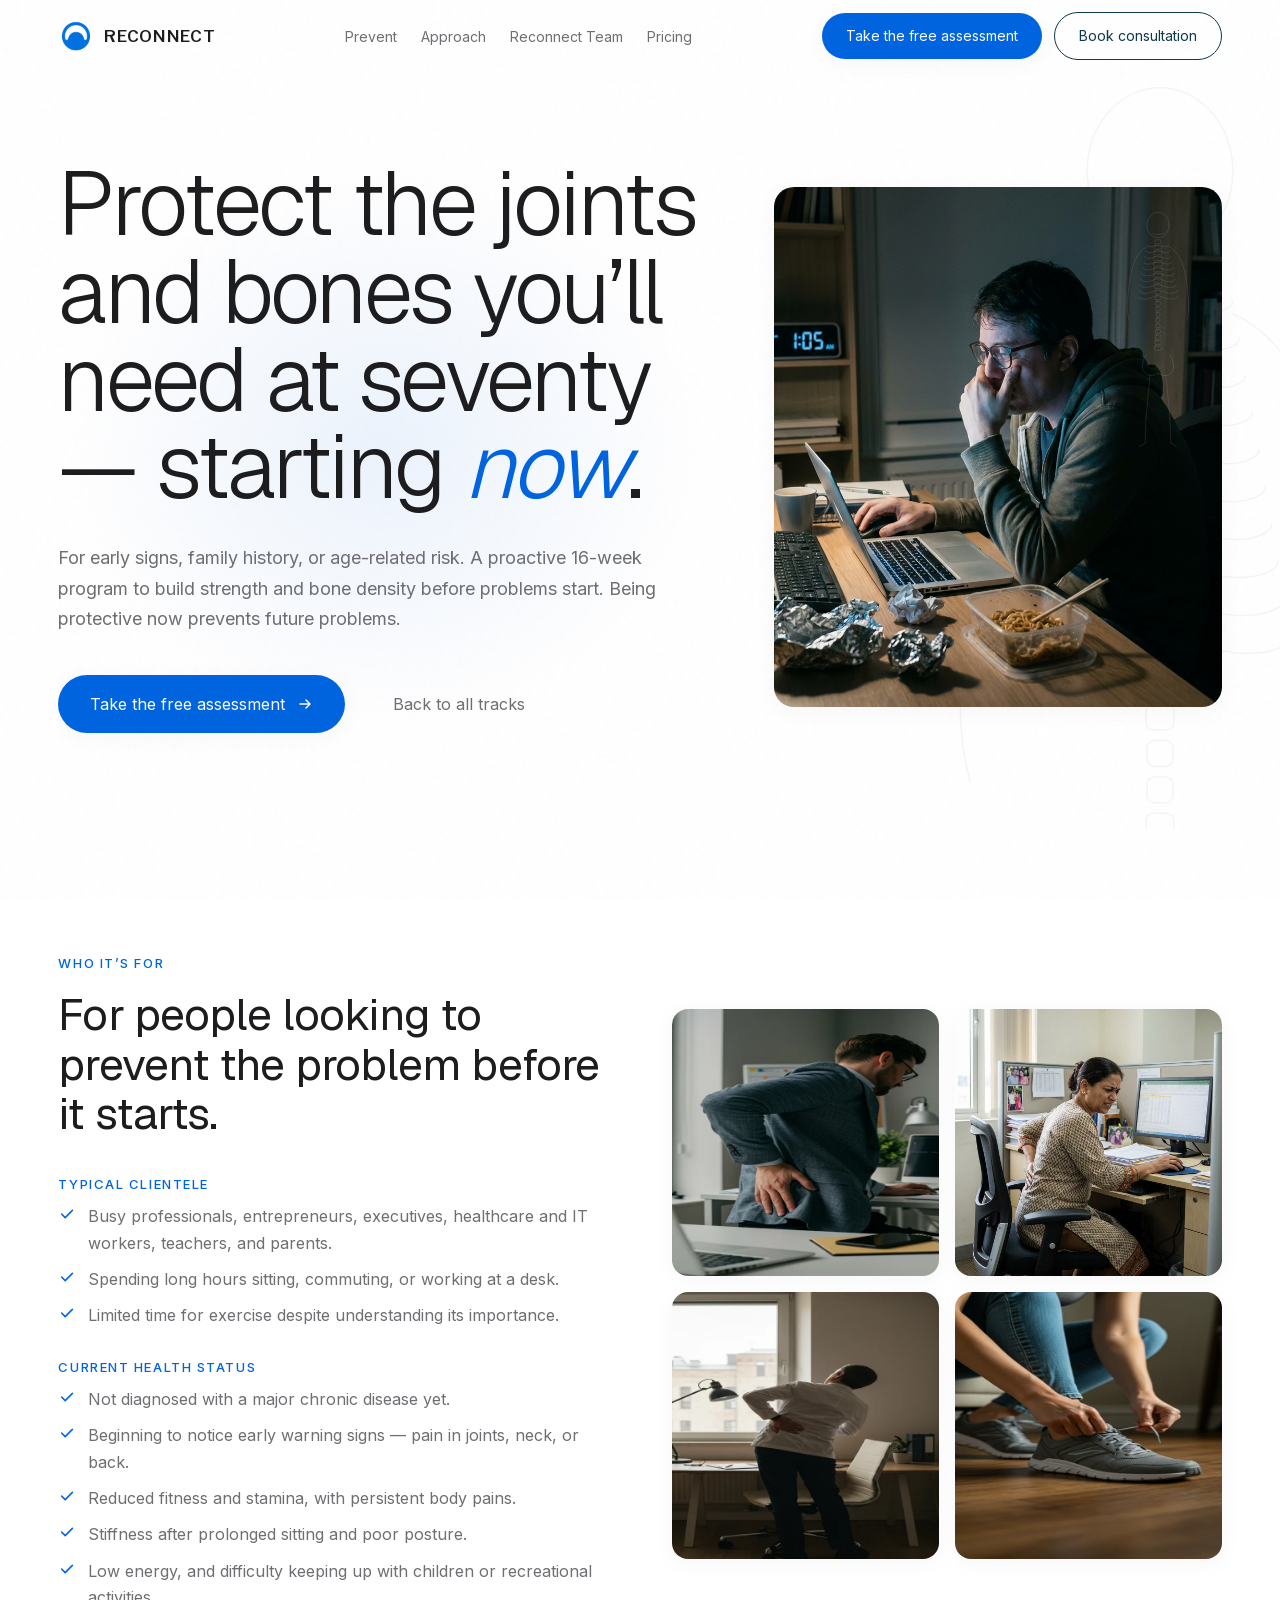
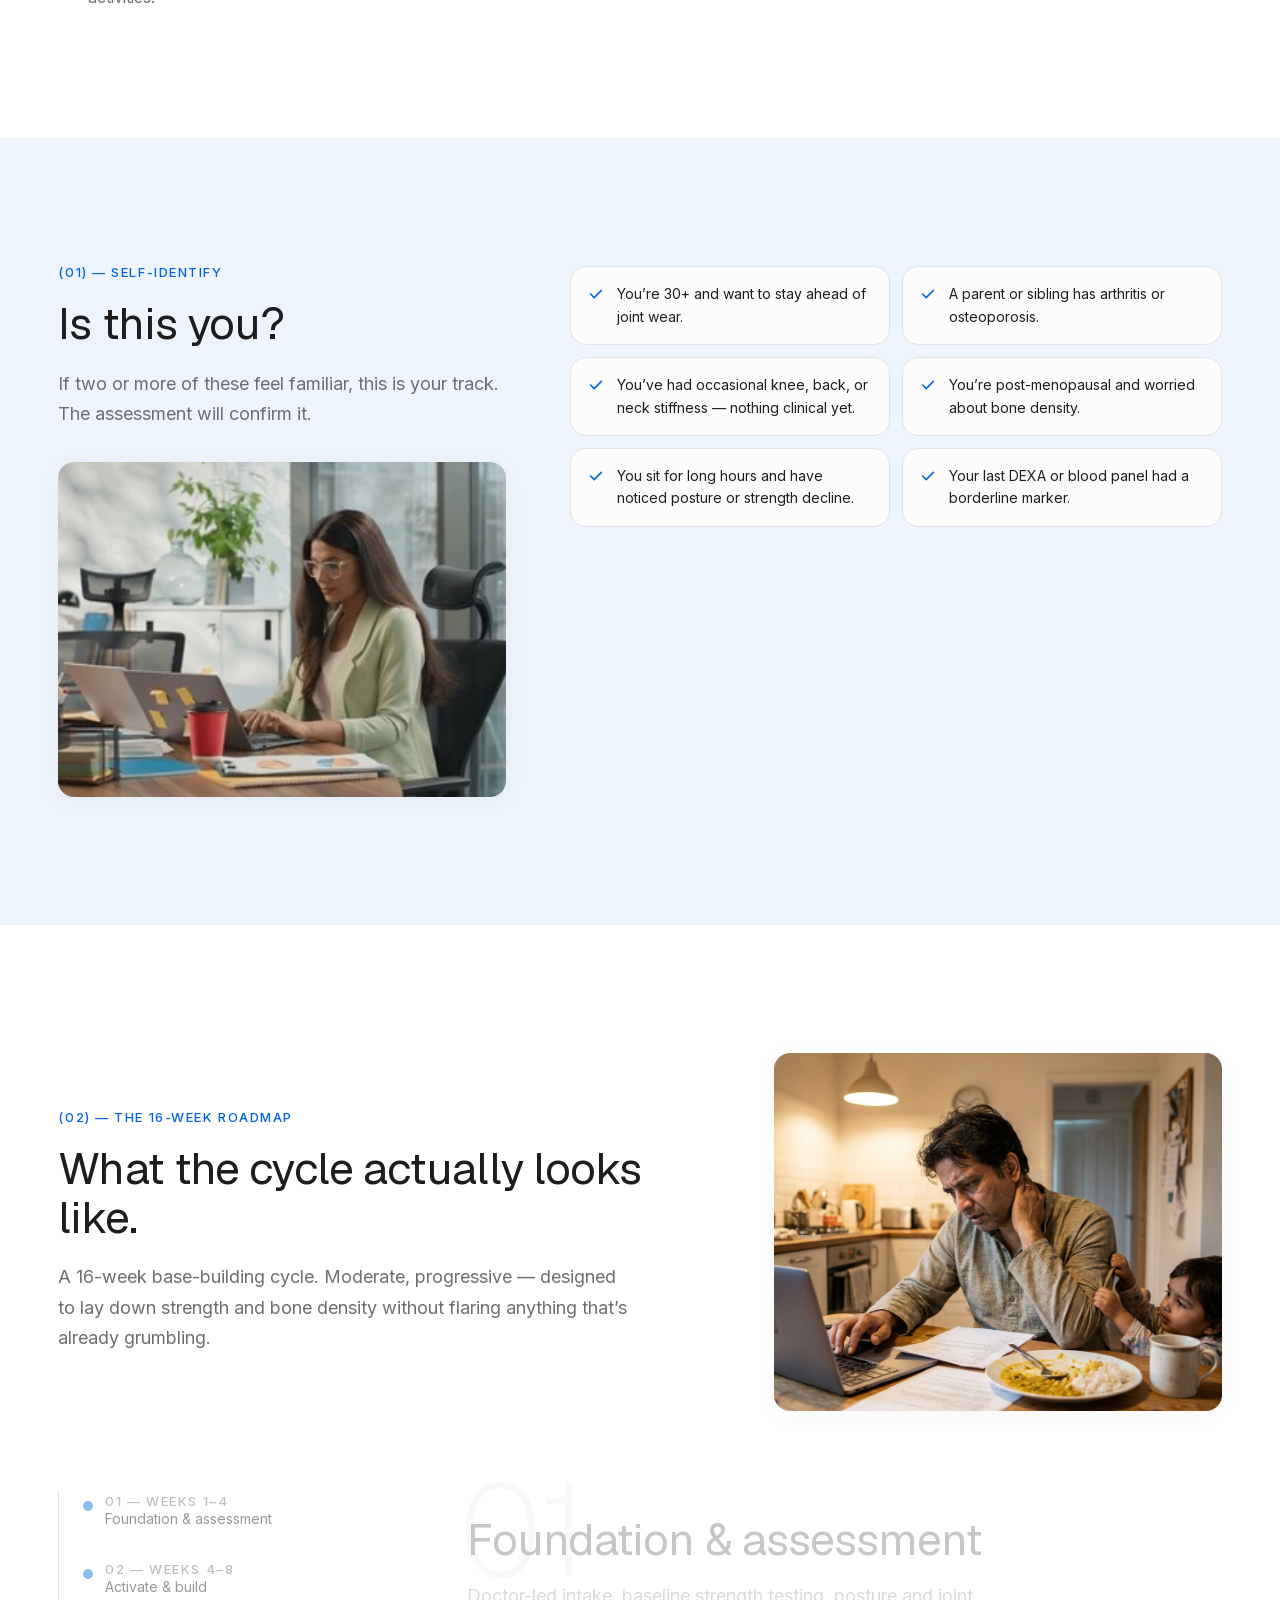
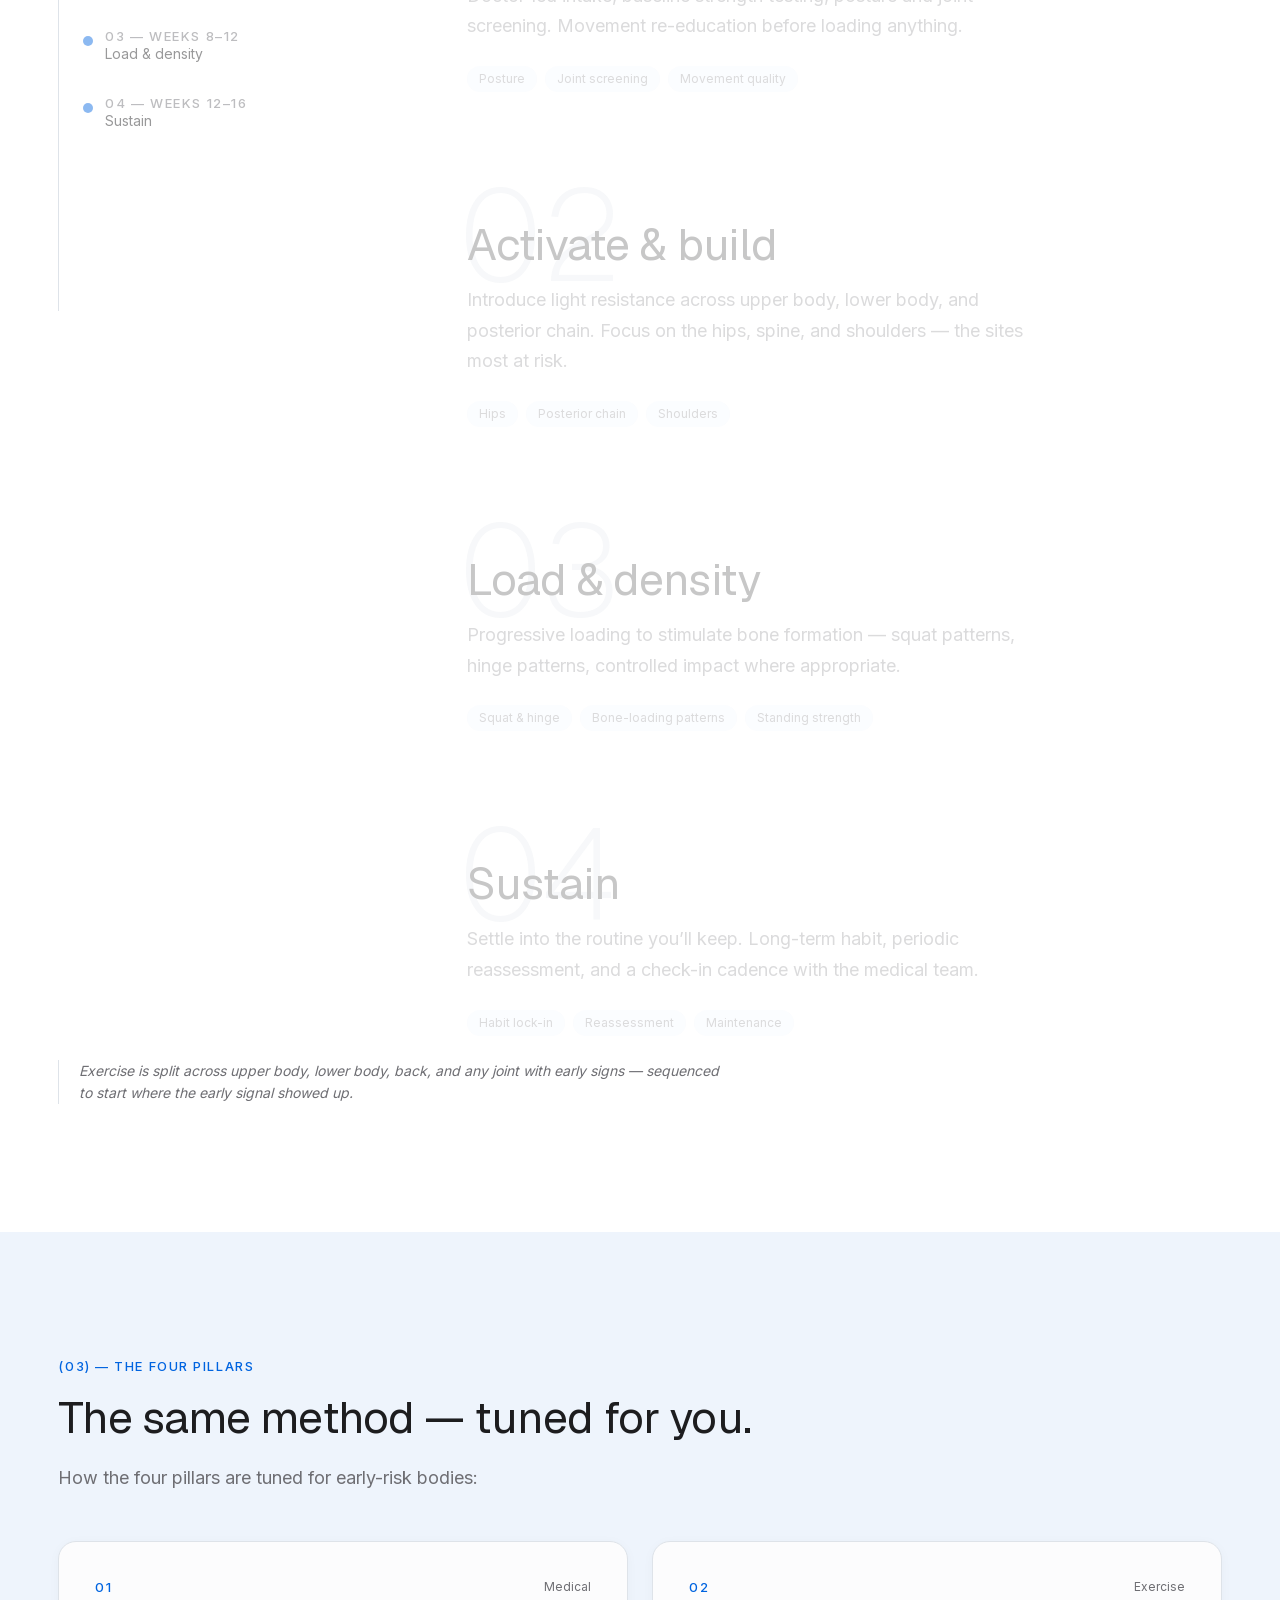
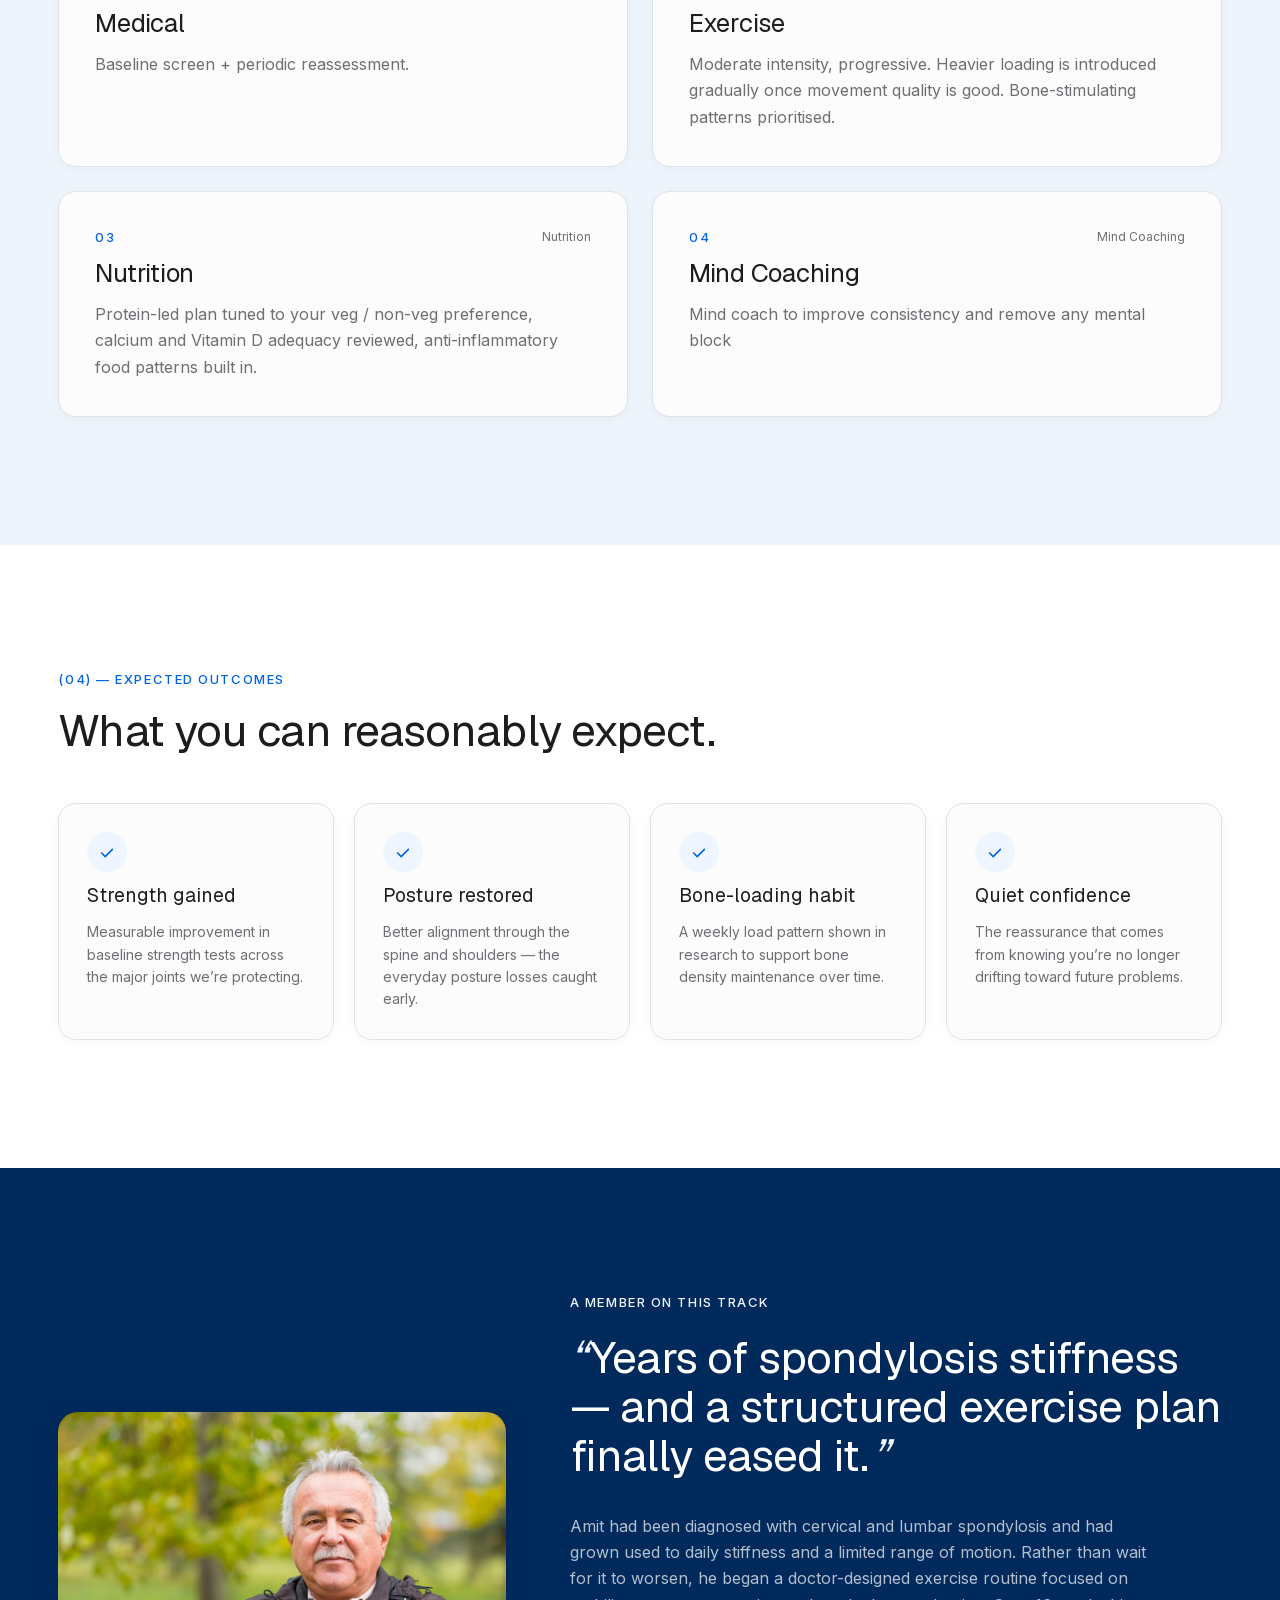
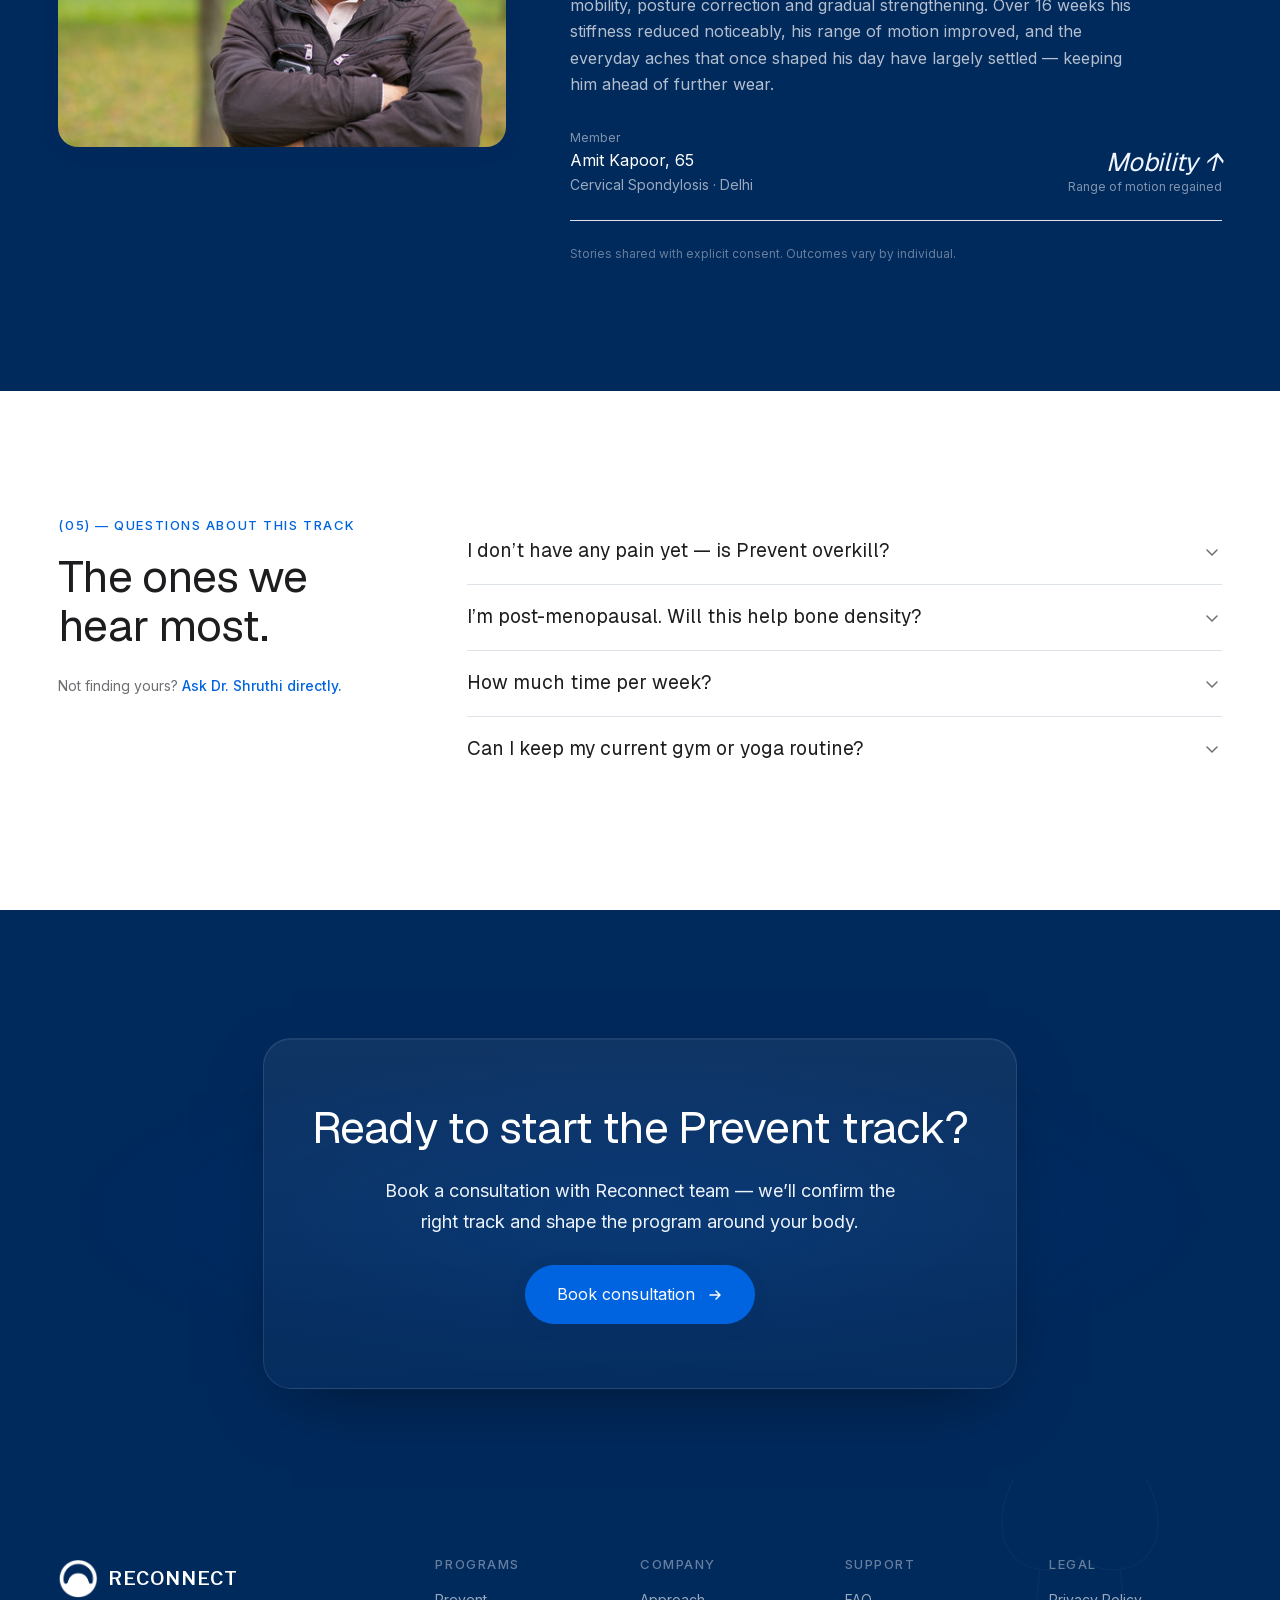
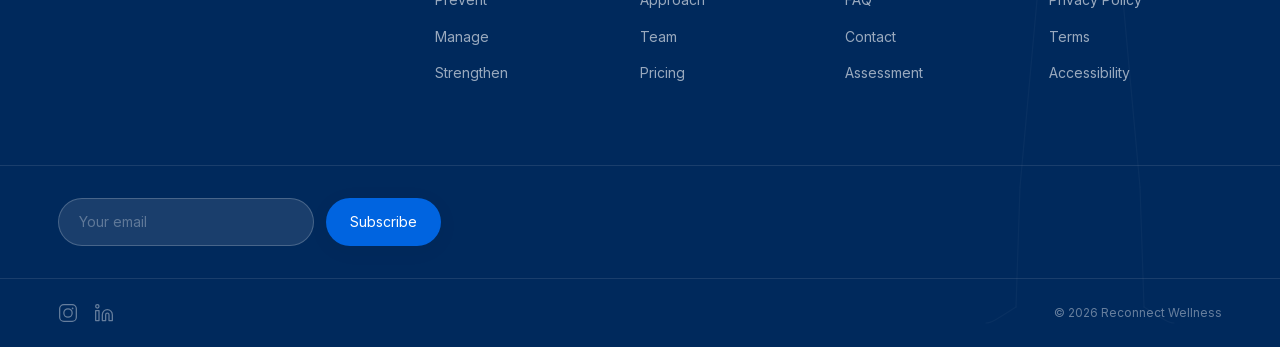
<file: programs/prevent/index.html>
<!DOCTYPE html><html lang="en" data-scroll-behavior="smooth" class="geist_efde1a47-module__SZ3kUW__variable inter_7b064e0d-module__MOT0tq__variable libre_franklin_a0a97e02-module__CviBoG__variable"><head><meta charSet="utf-8"/><meta name="viewport" content="width=device-width, initial-scale=1"/><link rel="preload" href="/_next/static/media/83afe278b6a6bb3c-s.p.0q-301v4kxxnr.woff2" as="font" crossorigin="" type="font/woff2"/><link rel="preload" href="/_next/static/media/8a4bb24664ac8500-s.p.0yjesinu1g_v..woff2" as="font" crossorigin="" type="font/woff2"/><link rel="preload" href="/_next/static/media/caa3a2e1cccd8315-s.p.09~u27dqhyhd6.woff2" as="font" crossorigin="" type="font/woff2"/><link rel="preload" as="image" href="/brand/logo.png"/><link rel="preload" as="image" href="/brand/logo-white.png"/><link rel="stylesheet" href="/_next/static/chunks/0l0.y6ah8-_4v.css" data-precedence="next"/><link rel="preload" as="script" fetchPriority="low" href="/_next/static/chunks/05657rftlrwg~.js"/><script src="/_next/static/chunks/0pqt~8bl3ukh4.js" async=""></script><script src="/_next/static/chunks/13b.1zrnxoedg.js" async=""></script><script src="/_next/static/chunks/10u3y4bw1ayzs.js" async=""></script><script src="/_next/static/chunks/turbopack-0g6w~9edbofyu.js" async=""></script><script src="/_next/static/chunks/040r4yh74-d1~.js" async=""></script><script src="/_next/static/chunks/0wwa_gf35mus_.js" async=""></script><script src="/_next/static/chunks/0d3shmwh5_nmn.js" async=""></script><script src="/_next/static/chunks/0wqz2fwuwzh4q.js" async=""></script><link rel="preload" href="https://fonts.googleapis.com/css2?family=Material+Symbols+Outlined:opsz,wght,FILL,GRAD@24,400,0,0" as="style"/><link rel="preconnect" href="https://fonts.gstatic.com" crossorigin="anonymous"/><meta name="next-size-adjust" content=""/><title>Prevent | Reconnect Wellness</title><meta name="description" content="For early signs, family history, or age-related risk. A proactive 16-week program to build strength and bone density before problems start. Being protective now prevents future problems."/><meta name="keywords" content="arthritis exercise program,knee pain strength training,rheumatologist-led fitness India,osteoporosis exercise,back pain exercise,disc bulge exercise,joint pain treatment without surgery,strength training for arthritis,bone health program"/><meta name="robots" content="index, follow"/><link rel="canonical" href="https://reconnect.health/"/><meta property="og:title" content="Reconnect Wellness | Stronger Joints. Denser Bones."/><meta property="og:description" content="Doctor-designed strength &amp; nutrition program for joint pain, arthritis, and bone health. Personalized, evidence-backed."/><meta property="og:site_name" content="Reconnect Wellness"/><meta property="og:locale" content="en_IN"/><meta property="og:image" content="https://reconnect.health/og-image.jpg"/><meta property="og:image:width" content="1200"/><meta property="og:image:height" content="630"/><meta property="og:image:alt" content="Reconnect Wellness - Joint Pain &amp; Arthritis Exercise Program"/><meta property="og:type" content="website"/><meta name="twitter:card" content="summary_large_image"/><meta name="twitter:title" content="Reconnect Wellness | Joint Pain &amp; Arthritis Relief"/><meta name="twitter:description" content="Doctor-designed strength &amp; nutrition program for arthritis, joint pain, and bone health."/><meta name="twitter:image" content="https://reconnect.health/og-image.jpg"/><link rel="icon" href="/favicon.ico?favicon.0iaoohckw3pdw.ico" sizes="128x128" type="image/x-icon"/><link rel="icon" href="/icon.png?icon.0is9i~bjyypzn.png" sizes="256x256" type="image/png"/><script type="application/ld+json">{"@context":"https://schema.org","@type":"LocalBusiness","name":"Reconnect Wellness","description":"Doctor-designed strength and nutrition program for joint pain, arthritis, and bone health","url":"https://reconnect.health","image":"https://reconnect.health/og-image.jpg","areaServed":"IN","priceRange":"₹₹","serviceType":["Online Fitness Program","Nutrition Coaching"],"founder":{"@type":"Person","name":"Dr. Shruthi Desai","jobTitle":"Rheumatologist"},"offers":{"@type":"AggregateOffer","priceCurrency":"INR","description":"Personalized strength training and nutrition programs for arthritis, joint pain, and bone health"},"sameAs":["https://www.instagram.com/reconnectwellness","https://www.linkedin.com/company/reconnectwellness"]}</script><link rel="stylesheet" href="https://fonts.googleapis.com/css2?family=Material+Symbols+Outlined:opsz,wght,FILL,GRAD@24,400,0,0"/><script src="/_next/static/chunks/03~yq9q893hmn.js" noModule=""></script></head><body class="min-h-dvh flex flex-col bg-bone text-ink antialiased overflow-x-hidden"><div hidden=""><!--$--><!--/$--></div><header class="fixed top-0 left-0 right-0 z-50 transition-all duration-300 ease-[cubic-bezier(0.16,1,0.3,1)] bg-transparent border-b border-transparent" style="padding-top:env(safe-area-inset-top)"><nav class="container-site flex items-center justify-between h-16 md:h-[72px]"><a class="flex items-center gap-2.5 group shrink-0" aria-label="Reconnect home" href="/"><img src="/brand/logo.png" alt="" aria-hidden="true" class="h-9 w-9 object-contain"/><span class="text-[1.05rem] font-semibold tracking-[0.04em] leading-none transition-colors duration-300 text-ink" style="font-family:var(--font-brand)">RECONNECT</span></a><ul class="hidden xl:flex items-center gap-6 2xl:gap-8"><li><a class="text-body-sm font-medium transition-colors duration-200 text-ink-soft hover:text-ink" href="/programs/prevent/">Prevent</a></li><li><a class="text-body-sm font-medium transition-colors duration-200 text-ink-soft hover:text-ink" href="/approach/">Approach</a></li><li><a class="text-body-sm font-medium transition-colors duration-200 text-ink-soft hover:text-ink" href="/reconnect-team/">Reconnect Team</a></li><li><a class="text-body-sm font-medium transition-colors duration-200 text-ink-soft hover:text-ink" href="/pricing/">Pricing</a></li></ul><div class="hidden xl:flex items-center gap-3 shrink-0"><a class="group inline-flex items-center justify-center gap-2 font-medium rounded-pill transition-all duration-300 ease-[cubic-bezier(0.16,1,0.3,1)] cursor-pointer select-none disabled:opacity-50 disabled:pointer-events-none bg-clay text-calcium hover:bg-clay-dark shadow-soft hover:shadow-lifted px-6 py-3 text-body-sm whitespace-nowrap" href="/assessment/">Take the free assessment</a><a class="group inline-flex items-center justify-center gap-2 font-medium rounded-pill transition-all duration-300 ease-[cubic-bezier(0.16,1,0.3,1)] cursor-pointer select-none disabled:opacity-50 disabled:pointer-events-none border border-sage text-sage hover:bg-sage/5 px-6 py-3 text-body-sm whitespace-nowrap" href="/contact/">Book consultation</a></div><button class="xl:hidden flex flex-col justify-center items-center gap-[5px] w-10 h-10 -mr-2" aria-label="Open menu" aria-expanded="false"><span class="block h-[2px] w-6 transition-all duration-400 ease-[cubic-bezier(0.16,1,0.3,1)] bg-ink origin-center "></span><span class="block h-[2px] w-6 transition-all duration-400 ease-[cubic-bezier(0.16,1,0.3,1)] bg-ink "></span><span class="block h-[2px] w-6 transition-all duration-400 ease-[cubic-bezier(0.16,1,0.3,1)] bg-ink origin-center "></span></button></nav></header><main class="flex-1"><section class="relative overflow-hidden bg-bone pt-32 md:pt-40 pb-16 md:pb-24"><svg viewBox="0 0 200 600" fill="none" stroke="currentColor" stroke-width="0.6" stroke-linecap="round" stroke-linejoin="round" class="watermark text-ink right-[-140px] top-[80px] w-[520px] hidden md:block" aria-hidden="true"><ellipse cx="100" cy="35" rx="28" ry="32"></ellipse><path d="M85 55c5 5 25 5 30 0"></path><rect x="92" y="72" width="16" height="10" rx="3"></rect><rect x="90.97130657763364" y="86" width="18.057386844732708" height="10" rx="3"></rect><rect x="90.06734693828693" y="100" width="19.865306123426144" height="10" rx="3"></rect><rect x="89.39773032321796" y="114" width="21.2045393535641" height="10" rx="3"></rect><rect x="89.04365081003462" y="128" width="21.91269837993076" height="10" rx="3"></rect><rect x="89.04804215937818" y="142" width="21.90391568124362" height="10" rx="3"></rect><rect x="89.41037190005338" y="156" width="21.179256199893246" height="10" rx="3"></rect><rect x="90.08670589359649" y="170" width="19.826588212807025" height="10" rx="3"></rect><rect x="90.99503554953229" y="184" width="18.00992890093543" height="10" rx="3"></rect><rect x="92.02522174210145" y="198" width="15.949556515797108" height="10" rx="3"></rect><rect x="93.05234968306885" y="212" width="13.89530063386228" height="10" rx="3"></rect><rect x="93.9518754111955" y="226" width="12.096249177608998" height="10" rx="3"></rect><rect x="94.61472731724076" y="240" width="10.770545365518473" height="10" rx="3"></rect><rect x="94.9605315755097" y="254" width="10.07893684898058" height="10" rx="3"></rect><rect x="94.947357837873" y="268" width="10.105284324254004" height="10" rx="3"></rect><rect x="94.57680348027978" y="282" width="10.846393039440448" height="10" rx="3"></rect><rect x="93.89379991361696" y="296" width="12.21240017276607" height="10" rx="3"></rect><rect x="92.98116444460922" y="310" width="14.03767111078155" height="10" rx="3"></rect><rect x="91.94955829854695" y="324" width="16.1008834029061" height="10" rx="3"></rect><rect x="90.9240684395216" y="338" width="18.151863120956797" height="10" rx="3"></rect><g><path d="M92 87c-10 4-20 2-20 -2"></path><path d="M108 87c10 4 20 2 20 -2"></path></g><g><path d="M92 101c-11.25 5-22.5 2.5-22.5 -1.7"></path><path d="M108 101c11.25 5 22.5 2.5 22.5 -1.7"></path></g><g><path d="M92 115c-12.5 6-25 3-25 -1.4"></path><path d="M108 115c12.5 6 25 3 25 -1.4"></path></g><g><path d="M92 129c-13.75 7-27.5 3.5-27.5 -1.1"></path><path d="M108 129c13.75 7 27.5 3.5 27.5 -1.1"></path></g><g><path d="M92 143c-15 8-30 4-30 -0.8"></path><path d="M108 143c15 8 30 4 30 -0.8"></path></g><g><path d="M92 157c-16.25 9-32.5 4.5-32.5 -0.5"></path><path d="M108 157c16.25 9 32.5 4.5 32.5 -0.5"></path></g><g><path d="M92 171c-17.5 10-35 5-35 -0.20000000000000018"></path><path d="M108 171c17.5 10 35 5 35 -0.20000000000000018"></path></g><g><path d="M92 185c-18.75 11-37.5 5.5-37.5 0.10000000000000009"></path><path d="M108 185c18.75 11 37.5 5.5 37.5 0.10000000000000009"></path></g><g><path d="M92 199c-20 12-40 6-40 0.3999999999999999"></path><path d="M108 199c20 12 40 6 40 0.3999999999999999"></path></g><g><path d="M92 213c-21.25 13-42.5 6.5-42.5 0.6999999999999997"></path><path d="M108 213c21.25 13 42.5 6.5 42.5 0.6999999999999997"></path></g><path d="M70 360c-15 25-10 45 5 50s25-5 25-5"></path><path d="M130 360c15 25 10 45-5 50s-25-5-25-5"></path><path d="M72 90c-25 10-40 50-45 100s-5 60 0 80"></path><path d="M128 90c25 10 40 50 45 100s5 60 0 80"></path><line x1="80" y1="410" x2="70" y2="520"></line><line x1="120" y1="410" x2="130" y2="520"></line><line x1="70" y1="520" x2="68" y2="580"></line><line x1="130" y1="520" x2="132" y2="580"></line><path d="M68 580c-8 5-12 8-15 8"></path><path d="M132 580c8 5 12 8 15 8"></path></svg><div class="container-site relative"><div class="grid grid-cols-1 lg:grid-cols-12 gap-10 lg:gap-16 items-center"><div class="lg:col-span-7 xray-glow"><div class="" style="opacity:0;filter:blur(4px);transform:translateY(24px)"><h1 class="text-hero text-ink"><span>Protect the joints and bones you’ll need at seventy — starting </span><span class="serif-italic text-clay">now</span><span>.</span></h1></div><div class="" style="opacity:0;filter:blur(4px);transform:translateY(24px)"><p class="text-body-lg text-ink-soft mt-8 max-w-2xl">For early signs, family history, or age-related risk. A proactive 16-week program to build strength and bone density before problems start. Being protective now prevents future problems.</p></div><div class="" style="opacity:0;filter:blur(4px);transform:translateY(24px)"><div class="mt-10 flex flex-wrap items-center gap-4"><a class="group inline-flex items-center justify-center gap-2 font-medium rounded-pill transition-all duration-300 ease-[cubic-bezier(0.16,1,0.3,1)] cursor-pointer select-none disabled:opacity-50 disabled:pointer-events-none bg-clay text-calcium hover:bg-clay-dark shadow-soft hover:shadow-lifted px-8 py-4 text-body " href="/assessment/">Take the free assessment<svg width="16" height="16" viewBox="0 0 16 16" fill="none" class="ml-1 transition-transform duration-300 group-hover:translate-x-1" aria-hidden="true"><path d="M3 8h10m0 0L9 4m4 4L9 12" stroke="currentColor" stroke-width="1.5" stroke-linecap="round" stroke-linejoin="round"></path></svg></a><a class="group inline-flex items-center justify-center gap-2 font-medium rounded-pill transition-all duration-300 ease-[cubic-bezier(0.16,1,0.3,1)] cursor-pointer select-none disabled:opacity-50 disabled:pointer-events-none text-ink-soft hover:text-ink px-8 py-4 text-body " href="/programs/">Back to all tracks</a></div></div></div><div class="lg:col-span-5"><div class="" style="opacity:0;filter:blur(4px);transform:translateY(24px)"><div class="relative rounded-[20px] overflow-hidden shadow-soft"><img src="/prevent/desk-night.png" alt="A late night at the desk — the everyday posture and habits Prevent gets ahead of." loading="lazy" class="w-full h-[360px] md:h-[460px] lg:h-[520px] object-cover"/><svg viewBox="0 0 200 600" fill="none" stroke="currentColor" stroke-width="0.6" stroke-linecap="round" stroke-linejoin="round" class="absolute right-6 top-6 w-20 text-bone/40 pointer-events-none" aria-hidden="true"><ellipse cx="100" cy="35" rx="28" ry="32"></ellipse><path d="M85 55c5 5 25 5 30 0"></path><rect x="92" y="72" width="16" height="10" rx="3"></rect><rect x="90.97130657763364" y="86" width="18.057386844732708" height="10" rx="3"></rect><rect x="90.06734693828693" y="100" width="19.865306123426144" height="10" rx="3"></rect><rect x="89.39773032321796" y="114" width="21.2045393535641" height="10" rx="3"></rect><rect x="89.04365081003462" y="128" width="21.91269837993076" height="10" rx="3"></rect><rect x="89.04804215937818" y="142" width="21.90391568124362" height="10" rx="3"></rect><rect x="89.41037190005338" y="156" width="21.179256199893246" height="10" rx="3"></rect><rect x="90.08670589359649" y="170" width="19.826588212807025" height="10" rx="3"></rect><rect x="90.99503554953229" y="184" width="18.00992890093543" height="10" rx="3"></rect><rect x="92.02522174210145" y="198" width="15.949556515797108" height="10" rx="3"></rect><rect x="93.05234968306885" y="212" width="13.89530063386228" height="10" rx="3"></rect><rect x="93.9518754111955" y="226" width="12.096249177608998" height="10" rx="3"></rect><rect x="94.61472731724076" y="240" width="10.770545365518473" height="10" rx="3"></rect><rect x="94.9605315755097" y="254" width="10.07893684898058" height="10" rx="3"></rect><rect x="94.947357837873" y="268" width="10.105284324254004" height="10" rx="3"></rect><rect x="94.57680348027978" y="282" width="10.846393039440448" height="10" rx="3"></rect><rect x="93.89379991361696" y="296" width="12.21240017276607" height="10" rx="3"></rect><rect x="92.98116444460922" y="310" width="14.03767111078155" height="10" rx="3"></rect><rect x="91.94955829854695" y="324" width="16.1008834029061" height="10" rx="3"></rect><rect x="90.9240684395216" y="338" width="18.151863120956797" height="10" rx="3"></rect><g><path d="M92 87c-10 4-20 2-20 -2"></path><path d="M108 87c10 4 20 2 20 -2"></path></g><g><path d="M92 101c-11.25 5-22.5 2.5-22.5 -1.7"></path><path d="M108 101c11.25 5 22.5 2.5 22.5 -1.7"></path></g><g><path d="M92 115c-12.5 6-25 3-25 -1.4"></path><path d="M108 115c12.5 6 25 3 25 -1.4"></path></g><g><path d="M92 129c-13.75 7-27.5 3.5-27.5 -1.1"></path><path d="M108 129c13.75 7 27.5 3.5 27.5 -1.1"></path></g><g><path d="M92 143c-15 8-30 4-30 -0.8"></path><path d="M108 143c15 8 30 4 30 -0.8"></path></g><g><path d="M92 157c-16.25 9-32.5 4.5-32.5 -0.5"></path><path d="M108 157c16.25 9 32.5 4.5 32.5 -0.5"></path></g><g><path d="M92 171c-17.5 10-35 5-35 -0.20000000000000018"></path><path d="M108 171c17.5 10 35 5 35 -0.20000000000000018"></path></g><g><path d="M92 185c-18.75 11-37.5 5.5-37.5 0.10000000000000009"></path><path d="M108 185c18.75 11 37.5 5.5 37.5 0.10000000000000009"></path></g><g><path d="M92 199c-20 12-40 6-40 0.3999999999999999"></path><path d="M108 199c20 12 40 6 40 0.3999999999999999"></path></g><g><path d="M92 213c-21.25 13-42.5 6.5-42.5 0.6999999999999997"></path><path d="M108 213c21.25 13 42.5 6.5 42.5 0.6999999999999997"></path></g><path d="M70 360c-15 25-10 45 5 50s25-5 25-5"></path><path d="M130 360c15 25 10 45-5 50s-25-5-25-5"></path><path d="M72 90c-25 10-40 50-45 100s-5 60 0 80"></path><path d="M128 90c25 10 40 50 45 100s5 60 0 80"></path><line x1="80" y1="410" x2="70" y2="520"></line><line x1="120" y1="410" x2="130" y2="520"></line><line x1="70" y1="520" x2="68" y2="580"></line><line x1="130" y1="520" x2="132" y2="580"></line><path d="M68 580c-8 5-12 8-15 8"></path><path d="M132 580c8 5 12 8 15 8"></path></svg></div></div></div></div></div></section><section class="section-py bg-bone "><div class="container-site"><div class="grid grid-cols-1 lg:grid-cols-12 gap-10 lg:gap-16 items-center"><div class="lg:col-span-6"><div class="flex flex-col gap-5 text-left items-start mb-10"><p class="text-eyebrow text-clay">Who it’s for</p><h2 class="text-h2 text-ink">For people looking to prevent the problem before it starts.</h2></div><div class="flex flex-col gap-8"><div><p class="text-eyebrow text-clay mb-3">Typical clientele</p><ul class="flex flex-col gap-2.5"><li class="flex items-start gap-3 text-body text-ink-soft"><svg width="18" height="18" viewBox="0 0 20 20" fill="none" stroke="currentColor" stroke-width="1.75" stroke-linecap="round" stroke-linejoin="round" class="shrink-0 text-clay mt-0.5" aria-hidden="true"><path d="M4 10l4 4 8-8"></path></svg><span>Busy professionals, entrepreneurs, executives, healthcare and IT workers, teachers, and parents.</span></li><li class="flex items-start gap-3 text-body text-ink-soft"><svg width="18" height="18" viewBox="0 0 20 20" fill="none" stroke="currentColor" stroke-width="1.75" stroke-linecap="round" stroke-linejoin="round" class="shrink-0 text-clay mt-0.5" aria-hidden="true"><path d="M4 10l4 4 8-8"></path></svg><span>Spending long hours sitting, commuting, or working at a desk.</span></li><li class="flex items-start gap-3 text-body text-ink-soft"><svg width="18" height="18" viewBox="0 0 20 20" fill="none" stroke="currentColor" stroke-width="1.75" stroke-linecap="round" stroke-linejoin="round" class="shrink-0 text-clay mt-0.5" aria-hidden="true"><path d="M4 10l4 4 8-8"></path></svg><span>Limited time for exercise despite understanding its importance.</span></li></ul></div><div><p class="text-eyebrow text-clay mb-3">Current health status</p><ul class="flex flex-col gap-2.5"><li class="flex items-start gap-3 text-body text-ink-soft"><svg width="18" height="18" viewBox="0 0 20 20" fill="none" stroke="currentColor" stroke-width="1.75" stroke-linecap="round" stroke-linejoin="round" class="shrink-0 text-clay mt-0.5" aria-hidden="true"><path d="M4 10l4 4 8-8"></path></svg><span>Not diagnosed with a major chronic disease yet.</span></li><li class="flex items-start gap-3 text-body text-ink-soft"><svg width="18" height="18" viewBox="0 0 20 20" fill="none" stroke="currentColor" stroke-width="1.75" stroke-linecap="round" stroke-linejoin="round" class="shrink-0 text-clay mt-0.5" aria-hidden="true"><path d="M4 10l4 4 8-8"></path></svg><span>Beginning to notice early warning signs — pain in joints, neck, or back.</span></li><li class="flex items-start gap-3 text-body text-ink-soft"><svg width="18" height="18" viewBox="0 0 20 20" fill="none" stroke="currentColor" stroke-width="1.75" stroke-linecap="round" stroke-linejoin="round" class="shrink-0 text-clay mt-0.5" aria-hidden="true"><path d="M4 10l4 4 8-8"></path></svg><span>Reduced fitness and stamina, with persistent body pains.</span></li><li class="flex items-start gap-3 text-body text-ink-soft"><svg width="18" height="18" viewBox="0 0 20 20" fill="none" stroke="currentColor" stroke-width="1.75" stroke-linecap="round" stroke-linejoin="round" class="shrink-0 text-clay mt-0.5" aria-hidden="true"><path d="M4 10l4 4 8-8"></path></svg><span>Stiffness after prolonged sitting and poor posture.</span></li><li class="flex items-start gap-3 text-body text-ink-soft"><svg width="18" height="18" viewBox="0 0 20 20" fill="none" stroke="currentColor" stroke-width="1.75" stroke-linecap="round" stroke-linejoin="round" class="shrink-0 text-clay mt-0.5" aria-hidden="true"><path d="M4 10l4 4 8-8"></path></svg><span>Low energy, and difficulty keeping up with children or recreational activities.</span></li></ul></div></div></div><div class="lg:col-span-6"><div class="" style="opacity:0;filter:blur(4px);transform:translateY(24px)"><div class="grid grid-cols-2 gap-4"><div class="relative overflow-hidden rounded-2xl shadow-soft aspect-square"><img src="/prevent/who-1.webp" alt="" aria-hidden="true" loading="lazy" class="absolute inset-0 w-full h-full object-cover"/></div><div class="relative overflow-hidden rounded-2xl shadow-soft aspect-square"><img src="/lady.png" alt="" aria-hidden="true" loading="lazy" class="absolute inset-0 w-full h-full object-cover"/></div><div class="relative overflow-hidden rounded-2xl shadow-soft aspect-square"><img src="/prevent/who-3.webp" alt="" aria-hidden="true" loading="lazy" class="absolute inset-0 w-full h-full object-cover"/></div><div class="relative overflow-hidden rounded-2xl shadow-soft aspect-square"><img src="/prevent/who-4.webp" alt="" aria-hidden="true" loading="lazy" class="absolute inset-0 w-full h-full object-cover"/></div></div></div></div></div></div></section><section class="section-py bg-bone-deep "><div class="container-site"><div class="grid grid-cols-1 lg:grid-cols-12 gap-10 lg:gap-16"><div class="lg:col-span-5"><div class="flex flex-col gap-5 text-left items-start "><p class="text-eyebrow text-clay"><span>(01)<!-- --> —<!-- --> </span>Self-identify</p><h2 class="text-h2 text-ink">Is this you?</h2><p class="text-body-lg text-ink-soft max-w-xl">If two or more of these feel familiar, this is your track. The assessment will confirm it.</p></div><div class="" style="opacity:0;filter:blur(4px);transform:translateY(24px)"><div class="relative mt-8 rounded-2xl overflow-hidden shadow-soft aspect-[4/3]"><img src="/prevent-desk-woman.jpg" alt="" aria-hidden="true" loading="lazy" class="absolute inset-0 w-full h-full object-cover"/></div></div></div><div class="lg:col-span-7"><div class="grid grid-cols-1 sm:grid-cols-2 auto-rows-fr gap-3"><div style="opacity:0;transform:translateY(20px)"><div class="flex items-start gap-3 bg-calcium rounded-[16px] p-4 hairline h-full"><svg width="18" height="18" viewBox="0 0 20 20" fill="none" stroke="currentColor" stroke-width="1.75" stroke-linecap="round" stroke-linejoin="round" class="shrink-0 text-clay mt-0.5" aria-hidden="true"><path d="M4 10l4 4 8-8"></path></svg><p class="text-body-sm text-ink">You’re 30+ and want to stay ahead of joint wear.</p></div></div><div style="opacity:0;transform:translateY(20px)"><div class="flex items-start gap-3 bg-calcium rounded-[16px] p-4 hairline h-full"><svg width="18" height="18" viewBox="0 0 20 20" fill="none" stroke="currentColor" stroke-width="1.75" stroke-linecap="round" stroke-linejoin="round" class="shrink-0 text-clay mt-0.5" aria-hidden="true"><path d="M4 10l4 4 8-8"></path></svg><p class="text-body-sm text-ink">A parent or sibling has arthritis or osteoporosis.</p></div></div><div style="opacity:0;transform:translateY(20px)"><div class="flex items-start gap-3 bg-calcium rounded-[16px] p-4 hairline h-full"><svg width="18" height="18" viewBox="0 0 20 20" fill="none" stroke="currentColor" stroke-width="1.75" stroke-linecap="round" stroke-linejoin="round" class="shrink-0 text-clay mt-0.5" aria-hidden="true"><path d="M4 10l4 4 8-8"></path></svg><p class="text-body-sm text-ink">You’ve had occasional knee, back, or neck stiffness — nothing clinical yet.</p></div></div><div style="opacity:0;transform:translateY(20px)"><div class="flex items-start gap-3 bg-calcium rounded-[16px] p-4 hairline h-full"><svg width="18" height="18" viewBox="0 0 20 20" fill="none" stroke="currentColor" stroke-width="1.75" stroke-linecap="round" stroke-linejoin="round" class="shrink-0 text-clay mt-0.5" aria-hidden="true"><path d="M4 10l4 4 8-8"></path></svg><p class="text-body-sm text-ink">You’re post-menopausal and worried about bone density.</p></div></div><div style="opacity:0;transform:translateY(20px)"><div class="flex items-start gap-3 bg-calcium rounded-[16px] p-4 hairline h-full"><svg width="18" height="18" viewBox="0 0 20 20" fill="none" stroke="currentColor" stroke-width="1.75" stroke-linecap="round" stroke-linejoin="round" class="shrink-0 text-clay mt-0.5" aria-hidden="true"><path d="M4 10l4 4 8-8"></path></svg><p class="text-body-sm text-ink">You sit for long hours and have noticed posture or strength decline.</p></div></div><div style="opacity:0;transform:translateY(20px)"><div class="flex items-start gap-3 bg-calcium rounded-[16px] p-4 hairline h-full"><svg width="18" height="18" viewBox="0 0 20 20" fill="none" stroke="currentColor" stroke-width="1.75" stroke-linecap="round" stroke-linejoin="round" class="shrink-0 text-clay mt-0.5" aria-hidden="true"><path d="M4 10l4 4 8-8"></path></svg><p class="text-body-sm text-ink">Your last DEXA or blood panel had a borderline marker.</p></div></div></div></div></div></div></section><section class="section-py bg-bone "><div class="container-site"><div class="grid grid-cols-1 lg:grid-cols-12 gap-10 lg:gap-16 items-center mb-14 md:mb-20"><div class="lg:col-span-7"><div class="flex flex-col gap-5 text-left items-start "><p class="text-eyebrow text-clay"><span>(02)<!-- --> —<!-- --> </span>The 16-week roadmap</p><h2 class="text-h2 text-ink">What the cycle actually looks like.</h2><p class="text-body-lg text-ink-soft max-w-xl">A 16-week base-building cycle. Moderate, progressive — designed to lay down strength and bone density without flaring anything that’s already grumbling.</p></div></div><div class="lg:col-span-5"><div class="" style="opacity:0;filter:blur(4px);transform:translateY(24px)"><div class="relative rounded-2xl overflow-hidden shadow-soft aspect-[5/4]"><img src="/prevent/desk-neck.png" alt="" aria-hidden="true" loading="lazy" class="absolute inset-0 w-full h-full object-cover"/></div></div></div></div><div class="relative"><div class="grid grid-cols-1 lg:grid-cols-12 gap-10 lg:gap-16"><aside class="hidden lg:block lg:col-span-4"><div class="sticky top-32"><div class="flex"><div class="relative w-px bg-line mr-6 self-stretch min-h-[420px]"><div class="absolute top-0 left-0 w-px bg-clay" style="height:0%"></div></div><ol class="flex flex-col gap-8 py-1"><li class="flex items-start gap-3" style="opacity:0.45"><span class="mt-1.5 inline-block w-2.5 h-2.5 rounded-full bg-clay" aria-hidden="true" style="transform:none"></span><div><p class="text-eyebrow text-ink-soft">0<!-- -->1<!-- --> — <!-- -->Weeks 1–4</p><p class="text-body-sm font-medium text-ink">Foundation &amp; assessment</p></div></li><li class="flex items-start gap-3" style="opacity:0.45"><span class="mt-1.5 inline-block w-2.5 h-2.5 rounded-full bg-clay" aria-hidden="true" style="transform:none"></span><div><p class="text-eyebrow text-ink-soft">0<!-- -->2<!-- --> — <!-- -->Weeks 4–8</p><p class="text-body-sm font-medium text-ink">Activate &amp; build</p></div></li><li class="flex items-start gap-3" style="opacity:0.45"><span class="mt-1.5 inline-block w-2.5 h-2.5 rounded-full bg-clay" aria-hidden="true" style="transform:none"></span><div><p class="text-eyebrow text-ink-soft">0<!-- -->3<!-- --> — <!-- -->Weeks 8–12</p><p class="text-body-sm font-medium text-ink">Load &amp; density</p></div></li><li class="flex items-start gap-3" style="opacity:0.45"><span class="mt-1.5 inline-block w-2.5 h-2.5 rounded-full bg-clay" aria-hidden="true" style="transform:none"></span><div><p class="text-eyebrow text-ink-soft">0<!-- -->4<!-- --> — <!-- -->Weeks 12–16</p><p class="text-body-sm font-medium text-ink">Sustain</p></div></li></ol></div></div></aside><div class="lg:col-span-8 flex flex-col gap-16 lg:gap-32"><article class="relative" style="opacity:0.25;transform:translateY(24px)"><div class="lg:hidden flex items-center gap-3 mb-4"><span class="inline-block w-2.5 h-2.5 rounded-full bg-clay" aria-hidden="true"></span><p class="text-eyebrow text-ink-soft">0<!-- -->1<!-- --> — <!-- -->Weeks 1–4</p></div><span class="hidden lg:block section-number absolute -top-12 -left-2 select-none pointer-events-none">0<!-- -->1</span><h4 class="relative text-h2 font-display text-ink mb-4">Foundation &amp; assessment</h4><p class="relative text-body-lg text-ink-soft mb-6 max-w-xl">Doctor-led intake, baseline strength testing, posture and joint screening. Movement re-education before loading anything.</p><div class="relative flex flex-wrap gap-2"><span class="text-caption bg-bone-deep text-ink-soft rounded-pill px-3 py-1">Posture</span><span class="text-caption bg-bone-deep text-ink-soft rounded-pill px-3 py-1">Joint screening</span><span class="text-caption bg-bone-deep text-ink-soft rounded-pill px-3 py-1">Movement quality</span></div></article><article class="relative" style="opacity:0.25;transform:translateY(24px)"><div class="lg:hidden flex items-center gap-3 mb-4"><span class="inline-block w-2.5 h-2.5 rounded-full bg-clay" aria-hidden="true"></span><p class="text-eyebrow text-ink-soft">0<!-- -->2<!-- --> — <!-- -->Weeks 4–8</p></div><span class="hidden lg:block section-number absolute -top-12 -left-2 select-none pointer-events-none">0<!-- -->2</span><h4 class="relative text-h2 font-display text-ink mb-4">Activate &amp; build</h4><p class="relative text-body-lg text-ink-soft mb-6 max-w-xl">Introduce light resistance across upper body, lower body, and posterior chain. Focus on the hips, spine, and shoulders — the sites most at risk.</p><div class="relative flex flex-wrap gap-2"><span class="text-caption bg-bone-deep text-ink-soft rounded-pill px-3 py-1">Hips</span><span class="text-caption bg-bone-deep text-ink-soft rounded-pill px-3 py-1">Posterior chain</span><span class="text-caption bg-bone-deep text-ink-soft rounded-pill px-3 py-1">Shoulders</span></div></article><article class="relative" style="opacity:0.25;transform:translateY(24px)"><div class="lg:hidden flex items-center gap-3 mb-4"><span class="inline-block w-2.5 h-2.5 rounded-full bg-clay" aria-hidden="true"></span><p class="text-eyebrow text-ink-soft">0<!-- -->3<!-- --> — <!-- -->Weeks 8–12</p></div><span class="hidden lg:block section-number absolute -top-12 -left-2 select-none pointer-events-none">0<!-- -->3</span><h4 class="relative text-h2 font-display text-ink mb-4">Load &amp; density</h4><p class="relative text-body-lg text-ink-soft mb-6 max-w-xl">Progressive loading to stimulate bone formation — squat patterns, hinge patterns, controlled impact where appropriate.</p><div class="relative flex flex-wrap gap-2"><span class="text-caption bg-bone-deep text-ink-soft rounded-pill px-3 py-1">Squat &amp; hinge</span><span class="text-caption bg-bone-deep text-ink-soft rounded-pill px-3 py-1">Bone-loading patterns</span><span class="text-caption bg-bone-deep text-ink-soft rounded-pill px-3 py-1">Standing strength</span></div></article><article class="relative" style="opacity:0.25;transform:translateY(24px)"><div class="lg:hidden flex items-center gap-3 mb-4"><span class="inline-block w-2.5 h-2.5 rounded-full bg-clay" aria-hidden="true"></span><p class="text-eyebrow text-ink-soft">0<!-- -->4<!-- --> — <!-- -->Weeks 12–16</p></div><span class="hidden lg:block section-number absolute -top-12 -left-2 select-none pointer-events-none">0<!-- -->4</span><h4 class="relative text-h2 font-display text-ink mb-4">Sustain</h4><p class="relative text-body-lg text-ink-soft mb-6 max-w-xl">Settle into the routine you’ll keep. Long-term habit, periodic reassessment, and a check-in cadence with the medical team.</p><div class="relative flex flex-wrap gap-2"><span class="text-caption bg-bone-deep text-ink-soft rounded-pill px-3 py-1">Habit lock-in</span><span class="text-caption bg-bone-deep text-ink-soft rounded-pill px-3 py-1">Reassessment</span><span class="text-caption bg-bone-deep text-ink-soft rounded-pill px-3 py-1">Maintenance</span></div></article></div></div></div><p class="text-body-sm text-ink-soft italic mt-12 max-w-2xl border-l border-line pl-5">Exercise is split across upper body, lower body, back, and any joint with early signs — sequenced to start where the early signal showed up.</p></div></section><section class="section-py bg-bone-deep "><div class="container-site"><div class="flex flex-col gap-5 text-left items-start mb-12"><p class="text-eyebrow text-clay"><span>(03)<!-- --> —<!-- --> </span>The four pillars</p><h2 class="text-h2 text-ink">The same method — tuned for you.</h2><p class="text-body-lg text-ink-soft max-w-xl">How the four pillars are tuned for early-risk bodies:</p></div><div class="grid grid-cols-1 md:grid-cols-2 gap-6"><div style="opacity:0;transform:translateY(20px)"><div class="bg-calcium rounded-card shadow-card hairline p-9 hover-lift bg-calcium flex flex-col gap-3 h-full"><div class="flex items-center justify-between"><span class="text-eyebrow text-clay">0<!-- -->1</span><span class="text-caption text-ink-soft">Medical</span></div><h4 class="text-h3 font-display text-ink">Medical</h4><p class="text-body text-ink-soft">Baseline screen + periodic reassessment.</p></div></div><div style="opacity:0;transform:translateY(20px)"><div class="bg-calcium rounded-card shadow-card hairline p-9 hover-lift bg-calcium flex flex-col gap-3 h-full"><div class="flex items-center justify-between"><span class="text-eyebrow text-clay">0<!-- -->2</span><span class="text-caption text-ink-soft">Exercise</span></div><h4 class="text-h3 font-display text-ink">Exercise</h4><p class="text-body text-ink-soft">Moderate intensity, progressive. Heavier loading is introduced gradually once movement quality is good. Bone-stimulating patterns prioritised.</p></div></div><div style="opacity:0;transform:translateY(20px)"><div class="bg-calcium rounded-card shadow-card hairline p-9 hover-lift bg-calcium flex flex-col gap-3 h-full"><div class="flex items-center justify-between"><span class="text-eyebrow text-clay">0<!-- -->3</span><span class="text-caption text-ink-soft">Nutrition</span></div><h4 class="text-h3 font-display text-ink">Nutrition</h4><p class="text-body text-ink-soft">Protein-led plan tuned to your veg / non-veg preference, calcium and Vitamin D adequacy reviewed, anti-inflammatory food patterns built in.</p></div></div><div style="opacity:0;transform:translateY(20px)"><div class="bg-calcium rounded-card shadow-card hairline p-9 hover-lift bg-calcium flex flex-col gap-3 h-full"><div class="flex items-center justify-between"><span class="text-eyebrow text-clay">0<!-- -->4</span><span class="text-caption text-ink-soft">Mind Coaching</span></div><h4 class="text-h3 font-display text-ink">Mind Coaching</h4><p class="text-body text-ink-soft">Mind coach to improve consistency and remove any mental block</p></div></div></div></div></section><section class="section-py bg-bone "><div class="container-site"><div class="flex flex-col gap-5 text-left items-start mb-12"><p class="text-eyebrow text-clay"><span>(04)<!-- --> —<!-- --> </span>Expected outcomes</p><h2 class="text-h2 text-ink">What you can reasonably expect.</h2></div><div class="grid grid-cols-1 sm:grid-cols-2 lg:grid-cols-4 gap-5"><div style="opacity:0;transform:translateY(20px)"><div class="bg-calcium rounded-card shadow-card hairline p-7 hover-lift bg-calcium flex flex-col gap-3 h-full"><div class="w-10 h-10 rounded-full bg-clay-soft text-clay-dark flex items-center justify-center"><svg width="18" height="18" viewBox="0 0 20 20" fill="none" stroke="currentColor" stroke-width="1.75" stroke-linecap="round" stroke-linejoin="round" class="shrink-0 text-clay mt-0.5" aria-hidden="true"><path d="M4 10l4 4 8-8"></path></svg></div><h4 class="text-h4 font-display text-ink">Strength gained</h4><p class="text-body-sm text-ink-soft">Measurable improvement in baseline strength tests across the major joints we’re protecting.</p></div></div><div style="opacity:0;transform:translateY(20px)"><div class="bg-calcium rounded-card shadow-card hairline p-7 hover-lift bg-calcium flex flex-col gap-3 h-full"><div class="w-10 h-10 rounded-full bg-clay-soft text-clay-dark flex items-center justify-center"><svg width="18" height="18" viewBox="0 0 20 20" fill="none" stroke="currentColor" stroke-width="1.75" stroke-linecap="round" stroke-linejoin="round" class="shrink-0 text-clay mt-0.5" aria-hidden="true"><path d="M4 10l4 4 8-8"></path></svg></div><h4 class="text-h4 font-display text-ink">Posture restored</h4><p class="text-body-sm text-ink-soft">Better alignment through the spine and shoulders — the everyday posture losses caught early.</p></div></div><div style="opacity:0;transform:translateY(20px)"><div class="bg-calcium rounded-card shadow-card hairline p-7 hover-lift bg-calcium flex flex-col gap-3 h-full"><div class="w-10 h-10 rounded-full bg-clay-soft text-clay-dark flex items-center justify-center"><svg width="18" height="18" viewBox="0 0 20 20" fill="none" stroke="currentColor" stroke-width="1.75" stroke-linecap="round" stroke-linejoin="round" class="shrink-0 text-clay mt-0.5" aria-hidden="true"><path d="M4 10l4 4 8-8"></path></svg></div><h4 class="text-h4 font-display text-ink">Bone-loading habit</h4><p class="text-body-sm text-ink-soft">A weekly load pattern shown in research to support bone density maintenance over time.</p></div></div><div style="opacity:0;transform:translateY(20px)"><div class="bg-calcium rounded-card shadow-card hairline p-7 hover-lift bg-calcium flex flex-col gap-3 h-full"><div class="w-10 h-10 rounded-full bg-clay-soft text-clay-dark flex items-center justify-center"><svg width="18" height="18" viewBox="0 0 20 20" fill="none" stroke="currentColor" stroke-width="1.75" stroke-linecap="round" stroke-linejoin="round" class="shrink-0 text-clay mt-0.5" aria-hidden="true"><path d="M4 10l4 4 8-8"></path></svg></div><h4 class="text-h4 font-display text-ink">Quiet confidence</h4><p class="text-body-sm text-ink-soft">The reassurance that comes from knowing you’re no longer drifting toward future problems.</p></div></div></div></div></section><section class="section-py bg-sage-deep "><div class="container-site"><div class="" style="opacity:0;filter:blur(4px);transform:translateY(24px)"><div class="grid grid-cols-1 lg:grid-cols-12 gap-10 lg:gap-16 items-center"><div class="lg:col-span-5"><div class="relative rounded-[20px] overflow-hidden shadow-soft xray-glow-sage aspect-[4/3]"><img src="/old_man2.jpg" alt="Amit Kapoor, 65, Reconnect member from Delhi" loading="lazy" class="absolute inset-0 w-full h-full object-cover object-center"/></div></div><div class="lg:col-span-7 text-bone"><p class="text-eyebrow text-clay-soft mb-6">A member on this track</p><blockquote class="text-h2 font-display leading-tight mb-8"><span class="serif-italic text-clay-soft mr-[0.12em]">“</span>Years of spondylosis stiffness — and a structured exercise plan finally eased it.<span class="serif-italic text-clay-soft ml-[0.08em]">”</span></blockquote><p class="text-body text-bone/70 mb-8 max-w-xl">Amit had been diagnosed with cervical and lumbar spondylosis and had grown used to daily stiffness and a limited range of motion. Rather than wait for it to worsen, he began a doctor-designed exercise routine focused on mobility, posture correction and gradual strengthening. Over 16 weeks his stiffness reduced noticeably, his range of motion improved, and the everyday aches that once shaped his day have largely settled — keeping him ahead of further wear.</p><div class="flex flex-wrap items-end gap-8 hairline-b border-bone/15 pb-6 mb-6"><div><p class="text-caption text-bone/50">Member</p><p class="text-body font-medium text-bone">Amit Kapoor<!-- -->, <!-- -->65</p><p class="text-body-sm text-bone/60">Cervical Spondylosis<!-- --> · <!-- -->Delhi</p></div><div class="ml-auto text-right"><p class="serif-italic text-h3 text-clay-soft">Mobility ↑</p><p class="text-caption text-bone/50">Range of motion regained</p></div></div><p class="text-caption text-bone/40">Stories shared with explicit consent. Outcomes vary by individual.</p></div></div></div></div></section><section class="section-py bg-bone "><div class="container-site"><div class="grid grid-cols-1 lg:grid-cols-12 gap-10 lg:gap-16"><div class="lg:col-span-4"><div class="flex flex-col gap-5 text-left items-start "><p class="text-eyebrow text-clay"><span>(05)<!-- --> —<!-- --> </span>Questions about this track</p><h2 class="text-h2 text-ink">The ones we hear most.</h2></div><p class="text-body-sm text-ink-soft mt-6">Not finding yours?<!-- --> <a class="text-clay font-medium underline-offset-4 hover:underline" href="/contact/">Ask Dr. Shruthi directly.</a></p></div><div class="lg:col-span-8"><div class="divide-y divide-line "><div><button class="flex w-full items-center justify-between py-5 text-left focus-visible:outline-none focus-visible:ring-2 focus-visible:ring-clay focus-visible:ring-offset-2" aria-expanded="false"><span class="text-h4 font-display text-ink pr-4">I don’t have any pain yet — is Prevent overkill?</span><span class="shrink-0 text-ink-soft"><svg width="20" height="20" viewBox="0 0 20 20" fill="none" stroke="currentColor" stroke-width="1.5" stroke-linecap="round"><path d="M5 8l5 5 5-5"></path></svg></span></button></div><div><button class="flex w-full items-center justify-between py-5 text-left focus-visible:outline-none focus-visible:ring-2 focus-visible:ring-clay focus-visible:ring-offset-2" aria-expanded="false"><span class="text-h4 font-display text-ink pr-4">I’m post-menopausal. Will this help bone density?</span><span class="shrink-0 text-ink-soft"><svg width="20" height="20" viewBox="0 0 20 20" fill="none" stroke="currentColor" stroke-width="1.5" stroke-linecap="round"><path d="M5 8l5 5 5-5"></path></svg></span></button></div><div><button class="flex w-full items-center justify-between py-5 text-left focus-visible:outline-none focus-visible:ring-2 focus-visible:ring-clay focus-visible:ring-offset-2" aria-expanded="false"><span class="text-h4 font-display text-ink pr-4">How much time per week?</span><span class="shrink-0 text-ink-soft"><svg width="20" height="20" viewBox="0 0 20 20" fill="none" stroke="currentColor" stroke-width="1.5" stroke-linecap="round"><path d="M5 8l5 5 5-5"></path></svg></span></button></div><div><button class="flex w-full items-center justify-between py-5 text-left focus-visible:outline-none focus-visible:ring-2 focus-visible:ring-clay focus-visible:ring-offset-2" aria-expanded="false"><span class="text-h4 font-display text-ink pr-4">Can I keep my current gym or yoga routine?</span><span class="shrink-0 text-ink-soft"><svg width="20" height="20" viewBox="0 0 20 20" fill="none" stroke="currentColor" stroke-width="1.5" stroke-linecap="round"><path d="M5 8l5 5 5-5"></path></svg></span></button></div></div></div></div></div></section><section class="section-py bg-sage-deep cta-section"><div class="container-site"><div class="xray-glow xray-glow-sage flex justify-center"><div class="" style="opacity:0;filter:blur(4px);transform:translateY(24px)"><div class="relative w-full max-w-3xl rounded-[28px] border px-7 py-12 sm:px-12 sm:py-16 text-bone" style="background:linear-gradient(180deg, rgba(255,255,255,0.06) 0%, rgba(255,255,255,0.02) 100%);border-color:rgba(255,255,255,0.10);box-shadow:0 1px 0 0 rgba(255,255,255,0.06) inset, 0 24px 70px -30px rgba(0,0,0,0.55)"><div class="flex flex-col items-center text-center gap-5 sm:gap-6"><h2 class="text-h2 font-display max-w-2xl text-balance">Ready to start the Prevent track?</h2><p class="text-body-lg max-w-md sm:max-w-lg text-pretty text-sage-tint">Book a consultation with Reconnect team — we’ll confirm the right track and shape the program around your body.</p><div class="mt-1 flex flex-col sm:flex-row items-stretch sm:items-center justify-center gap-3 sm:gap-4 w-full sm:w-auto"><a class="group inline-flex items-center justify-center gap-2 font-medium rounded-pill transition-all duration-300 ease-[cubic-bezier(0.16,1,0.3,1)] cursor-pointer select-none disabled:opacity-50 disabled:pointer-events-none bg-clay text-calcium hover:bg-clay-dark shadow-soft hover:shadow-lifted px-8 py-4 text-body w-full sm:w-auto justify-center" href="/contact/">Book consultation<svg width="16" height="16" viewBox="0 0 16 16" fill="none" class="ml-1 transition-transform duration-300 group-hover:translate-x-1" aria-hidden="true"><path d="M3 8h10m0 0L9 4m4 4L9 12" stroke="currentColor" stroke-width="1.5" stroke-linecap="round" stroke-linejoin="round"></path></svg></a></div></div></div></div></div></div></section><!--$--><!--/$--></main><footer class="relative overflow-hidden mt-auto"><section class="relative bg-sage-deep text-bone"><div class="container-site py-16 md:py-20"><div class="grid grid-cols-1 sm:grid-cols-2 lg:grid-cols-[2fr_1fr_1fr_1fr_1fr] gap-10 md:gap-8"><div class="sm:col-span-2 lg:col-span-1"><a class="flex items-center gap-2.5 mb-4" aria-label="Reconnect home" href="/"><img src="/brand/logo-white.png" alt="" aria-hidden="true" class="h-10 w-10 object-contain"/><span class="text-[1.2rem] font-semibold tracking-[0.04em] text-bone leading-none" style="font-family:var(--font-brand)">RECONNECT</span></a></div><div><h3 class="text-eyebrow text-bone/40 mb-4">Programs</h3><ul class="flex flex-col gap-3"><li><a class="text-body-sm text-bone/60 hover:text-bone transition-colors duration-200" href="/programs/prevent/">Prevent</a></li><li><a class="text-body-sm text-bone/60 hover:text-bone transition-colors duration-200" href="/programs/manage/">Manage</a></li><li><a class="text-body-sm text-bone/60 hover:text-bone transition-colors duration-200" href="/programs/strengthen/">Strengthen</a></li></ul></div><div><h3 class="text-eyebrow text-bone/40 mb-4">Company</h3><ul class="flex flex-col gap-3"><li><a class="text-body-sm text-bone/60 hover:text-bone transition-colors duration-200" href="/approach/">Approach</a></li><li><a class="text-body-sm text-bone/60 hover:text-bone transition-colors duration-200" href="/reconnect-team/">Team</a></li><li><a class="text-body-sm text-bone/60 hover:text-bone transition-colors duration-200" href="/pricing/">Pricing</a></li></ul></div><div><h3 class="text-eyebrow text-bone/40 mb-4">Support</h3><ul class="flex flex-col gap-3"><li><a class="text-body-sm text-bone/60 hover:text-bone transition-colors duration-200" href="/contact/#faq">FAQ</a></li><li><a class="text-body-sm text-bone/60 hover:text-bone transition-colors duration-200" href="/contact/">Contact</a></li><li><a class="text-body-sm text-bone/60 hover:text-bone transition-colors duration-200" href="/assessment/">Assessment</a></li></ul></div><div><h3 class="text-eyebrow text-bone/40 mb-4">Legal</h3><ul class="flex flex-col gap-3"><li><a class="text-body-sm text-bone/60 hover:text-bone transition-colors duration-200" href="#">Privacy Policy</a></li><li><a class="text-body-sm text-bone/60 hover:text-bone transition-colors duration-200" href="#">Terms</a></li><li><a class="text-body-sm text-bone/60 hover:text-bone transition-colors duration-200" href="#">Accessibility</a></li></ul></div></div></div><div class="border-t border-bone/10"><div class="container-site py-8 flex flex-col md:flex-row items-start md:items-center justify-between gap-6"><form class="flex flex-col sm:flex-row gap-3 w-full md:w-auto"><input type="email" required="" placeholder="Your email" class="bg-bone/10 border border-bone/20 text-bone placeholder:text-bone/30 rounded-pill px-5 py-3 text-body-sm outline-none focus:border-bone/40 transition-colors duration-200 w-full sm:w-64" value=""/><button type="submit" class="group inline-flex items-center justify-center gap-2 font-medium rounded-pill transition-all duration-300 ease-[cubic-bezier(0.16,1,0.3,1)] cursor-pointer select-none disabled:opacity-50 disabled:pointer-events-none bg-clay text-calcium hover:bg-clay-dark shadow-soft hover:shadow-lifted px-6 py-3 text-body-sm ">Subscribe</button></form></div></div><div class="border-t border-bone/10"><div class="container-site py-6 flex flex-col md:flex-row items-center justify-between gap-4"><div class="flex items-center gap-4"><a href="https://instagram.com" target="_blank" rel="noopener noreferrer" aria-label="Instagram" class="text-bone/40 hover:text-bone transition-colors duration-200"><svg viewBox="0 0 24 24" fill="none" stroke="currentColor" stroke-width="1.5" stroke-linecap="round" stroke-linejoin="round" class="w-5 h-5" aria-hidden="true"><rect x="2" y="2" width="20" height="20" rx="5"></rect><circle cx="12" cy="12" r="5"></circle><circle cx="17.5" cy="6.5" r="1" fill="currentColor" stroke="none"></circle></svg></a><a href="https://linkedin.com" target="_blank" rel="noopener noreferrer" aria-label="LinkedIn" class="text-bone/40 hover:text-bone transition-colors duration-200"><svg viewBox="0 0 24 24" fill="none" stroke="currentColor" stroke-width="1.5" stroke-linecap="round" stroke-linejoin="round" class="w-5 h-5" aria-hidden="true"><path d="M16 8a6 6 0 0 1 6 6v7h-4v-7a2 2 0 0 0-4 0v7h-4v-7a6 6 0 0 1 6-6z"></path><rect x="2" y="9" width="4" height="12"></rect><circle cx="4" cy="4" r="2"></circle></svg></a></div><p class="text-caption text-bone/40">© 2026 Reconnect Wellness</p></div></div><svg viewBox="0 0 200 600" fill="none" stroke="currentColor" stroke-width="0.6" stroke-linecap="round" stroke-linejoin="round" class="absolute bottom-0 right-0 w-[400px] opacity-[0.03] text-bone pointer-events-none" aria-hidden="true"><ellipse cx="100" cy="35" rx="28" ry="32"></ellipse><path d="M85 55c5 5 25 5 30 0"></path><rect x="92" y="72" width="16" height="10" rx="3"></rect><rect x="90.97130657763364" y="86" width="18.057386844732708" height="10" rx="3"></rect><rect x="90.06734693828693" y="100" width="19.865306123426144" height="10" rx="3"></rect><rect x="89.39773032321796" y="114" width="21.2045393535641" height="10" rx="3"></rect><rect x="89.04365081003462" y="128" width="21.91269837993076" height="10" rx="3"></rect><rect x="89.04804215937818" y="142" width="21.90391568124362" height="10" rx="3"></rect><rect x="89.41037190005338" y="156" width="21.179256199893246" height="10" rx="3"></rect><rect x="90.08670589359649" y="170" width="19.826588212807025" height="10" rx="3"></rect><rect x="90.99503554953229" y="184" width="18.00992890093543" height="10" rx="3"></rect><rect x="92.02522174210145" y="198" width="15.949556515797108" height="10" rx="3"></rect><rect x="93.05234968306885" y="212" width="13.89530063386228" height="10" rx="3"></rect><rect x="93.9518754111955" y="226" width="12.096249177608998" height="10" rx="3"></rect><rect x="94.61472731724076" y="240" width="10.770545365518473" height="10" rx="3"></rect><rect x="94.9605315755097" y="254" width="10.07893684898058" height="10" rx="3"></rect><rect x="94.947357837873" y="268" width="10.105284324254004" height="10" rx="3"></rect><rect x="94.57680348027978" y="282" width="10.846393039440448" height="10" rx="3"></rect><rect x="93.89379991361696" y="296" width="12.21240017276607" height="10" rx="3"></rect><rect x="92.98116444460922" y="310" width="14.03767111078155" height="10" rx="3"></rect><rect x="91.94955829854695" y="324" width="16.1008834029061" height="10" rx="3"></rect><rect x="90.9240684395216" y="338" width="18.151863120956797" height="10" rx="3"></rect><g><path d="M92 87c-10 4-20 2-20 -2"></path><path d="M108 87c10 4 20 2 20 -2"></path></g><g><path d="M92 101c-11.25 5-22.5 2.5-22.5 -1.7"></path><path d="M108 101c11.25 5 22.5 2.5 22.5 -1.7"></path></g><g><path d="M92 115c-12.5 6-25 3-25 -1.4"></path><path d="M108 115c12.5 6 25 3 25 -1.4"></path></g><g><path d="M92 129c-13.75 7-27.5 3.5-27.5 -1.1"></path><path d="M108 129c13.75 7 27.5 3.5 27.5 -1.1"></path></g><g><path d="M92 143c-15 8-30 4-30 -0.8"></path><path d="M108 143c15 8 30 4 30 -0.8"></path></g><g><path d="M92 157c-16.25 9-32.5 4.5-32.5 -0.5"></path><path d="M108 157c16.25 9 32.5 4.5 32.5 -0.5"></path></g><g><path d="M92 171c-17.5 10-35 5-35 -0.20000000000000018"></path><path d="M108 171c17.5 10 35 5 35 -0.20000000000000018"></path></g><g><path d="M92 185c-18.75 11-37.5 5.5-37.5 0.10000000000000009"></path><path d="M108 185c18.75 11 37.5 5.5 37.5 0.10000000000000009"></path></g><g><path d="M92 199c-20 12-40 6-40 0.3999999999999999"></path><path d="M108 199c20 12 40 6 40 0.3999999999999999"></path></g><g><path d="M92 213c-21.25 13-42.5 6.5-42.5 0.6999999999999997"></path><path d="M108 213c21.25 13 42.5 6.5 42.5 0.6999999999999997"></path></g><path d="M70 360c-15 25-10 45 5 50s25-5 25-5"></path><path d="M130 360c15 25 10 45-5 50s-25-5-25-5"></path><path d="M72 90c-25 10-40 50-45 100s-5 60 0 80"></path><path d="M128 90c25 10 40 50 45 100s5 60 0 80"></path><line x1="80" y1="410" x2="70" y2="520"></line><line x1="120" y1="410" x2="130" y2="520"></line><line x1="70" y1="520" x2="68" y2="580"></line><line x1="130" y1="520" x2="132" y2="580"></line><path d="M68 580c-8 5-12 8-15 8"></path><path d="M132 580c8 5 12 8 15 8"></path></svg></section></footer><script src="/_next/static/chunks/05657rftlrwg~.js" id="_R_" async=""></script><script>(self.__next_f=self.__next_f||[]).push([0])</script><script>self.__next_f.push([1,"1:\"$Sreact.fragment\"\n2:I[20032,[\"/_next/static/chunks/040r4yh74-d1~.js\",\"/_next/static/chunks/0wwa_gf35mus_.js\",\"/_next/static/chunks/0d3shmwh5_nmn.js\"],\"default\"]\n3:I[84834,[\"/_next/static/chunks/040r4yh74-d1~.js\",\"/_next/static/chunks/0wwa_gf35mus_.js\",\"/_next/static/chunks/0d3shmwh5_nmn.js\"],\"default\"]\n4:I[39756,[\"/_next/static/chunks/040r4yh74-d1~.js\",\"/_next/static/chunks/0wwa_gf35mus_.js\",\"/_next/static/chunks/0d3shmwh5_nmn.js\"],\"default\"]\n5:I[37457,[\"/_next/static/chunks/040r4yh74-d1~.js\",\"/_next/static/chunks/0wwa_gf35mus_.js\",\"/_next/static/chunks/0d3shmwh5_nmn.js\"],\"default\"]\n6:I[13642,[\"/_next/static/chunks/040r4yh74-d1~.js\",\"/_next/static/chunks/0wwa_gf35mus_.js\",\"/_next/static/chunks/0d3shmwh5_nmn.js\"],\"default\"]\n3e:I[68027,[\"/_next/static/chunks/040r4yh74-d1~.js\",\"/_next/static/chunks/0wwa_gf35mus_.js\",\"/_next/static/chunks/0d3shmwh5_nmn.js\"],\"default\",1]\n:HL[\"/_next/static/chunks/0l0.y6ah8-_4v.css\",\"style\"]\n:HL[\"/_next/static/media/83afe278b6a6bb3c-s.p.0q-301v4kxxnr.woff2\",\"font\",{\"crossOrigin\":\"\",\"type\":\"font/woff2\"}]\n:HL[\"/_next/static/media/8a4bb24664ac8500-s.p.0yjesinu1g_v..woff2\",\"font\",{\"crossOrigin\":\"\",\"type\":\"font/woff2\"}]\n:HL[\"/_next/static/media/caa3a2e1cccd8315-s.p.09~u27dqhyhd6.woff2\",\"font\",{\"crossOrigin\":\"\",\"type\":\"font/woff2\"}]\n:HL[\"https://fonts.googleapis.com/css2?family=Material+Symbols+Outlined:opsz,wght,FILL,GRAD@24,400,0,0\",\"style\"]\n"])</script><script>self.__next_f.push([1,"0:{\"P\":null,\"c\":[\"\",\"programs\",\"prevent\",\"\"],\"q\":\"\",\"i\":false,\"f\":[[[\"\",{\"children\":[\"programs\",{\"children\":[\"prevent\",{\"children\":[\"__PAGE__\",{}]}]}]},\"$undefined\",\"$undefined\",16],[[\"$\",\"$1\",\"c\",{\"children\":[[[\"$\",\"link\",\"0\",{\"rel\":\"stylesheet\",\"href\":\"/_next/static/chunks/0l0.y6ah8-_4v.css\",\"precedence\":\"next\",\"crossOrigin\":\"$undefined\",\"nonce\":\"$undefined\"}],[\"$\",\"script\",\"script-0\",{\"src\":\"/_next/static/chunks/040r4yh74-d1~.js\",\"async\":true,\"nonce\":\"$undefined\"}],[\"$\",\"script\",\"script-1\",{\"src\":\"/_next/static/chunks/0wwa_gf35mus_.js\",\"async\":true,\"nonce\":\"$undefined\"}],[\"$\",\"script\",\"script-2\",{\"src\":\"/_next/static/chunks/0d3shmwh5_nmn.js\",\"async\":true,\"nonce\":\"$undefined\"}]],[\"$\",\"html\",null,{\"lang\":\"en\",\"data-scroll-behavior\":\"smooth\",\"className\":\"geist_efde1a47-module__SZ3kUW__variable inter_7b064e0d-module__MOT0tq__variable libre_franklin_a0a97e02-module__CviBoG__variable\",\"children\":[[\"$\",\"head\",null,{\"children\":[[\"$\",\"script\",null,{\"type\":\"application/ld+json\",\"dangerouslySetInnerHTML\":{\"__html\":\"{\\\"@context\\\":\\\"https://schema.org\\\",\\\"@type\\\":\\\"LocalBusiness\\\",\\\"name\\\":\\\"Reconnect Wellness\\\",\\\"description\\\":\\\"Doctor-designed strength and nutrition program for joint pain, arthritis, and bone health\\\",\\\"url\\\":\\\"https://reconnect.health\\\",\\\"image\\\":\\\"https://reconnect.health/og-image.jpg\\\",\\\"areaServed\\\":\\\"IN\\\",\\\"priceRange\\\":\\\"₹₹\\\",\\\"serviceType\\\":[\\\"Online Fitness Program\\\",\\\"Nutrition Coaching\\\"],\\\"founder\\\":{\\\"@type\\\":\\\"Person\\\",\\\"name\\\":\\\"Dr. Shruthi Desai\\\",\\\"jobTitle\\\":\\\"Rheumatologist\\\"},\\\"offers\\\":{\\\"@type\\\":\\\"AggregateOffer\\\",\\\"priceCurrency\\\":\\\"INR\\\",\\\"description\\\":\\\"Personalized strength training and nutrition programs for arthritis, joint pain, and bone health\\\"},\\\"sameAs\\\":[\\\"https://www.instagram.com/reconnectwellness\\\",\\\"https://www.linkedin.com/company/reconnectwellness\\\"]}\"}}],[\"$\",\"link\",null,{\"rel\":\"preconnect\",\"href\":\"https://fonts.gstatic.com\",\"crossOrigin\":\"anonymous\"}],[\"$\",\"link\",null,{\"rel\":\"stylesheet\",\"href\":\"https://fonts.googleapis.com/css2?family=Material+Symbols+Outlined:opsz,wght,FILL,GRAD@24,400,0,0\"}]]}],[\"$\",\"body\",null,{\"className\":\"min-h-dvh flex flex-col bg-bone text-ink antialiased overflow-x-hidden\",\"children\":[\"$\",\"$L2\",null,{\"children\":[[\"$\",\"$L3\",null,{}],[\"$\",\"main\",null,{\"className\":\"flex-1\",\"children\":[\"$\",\"$L4\",null,{\"parallelRouterKey\":\"children\",\"error\":\"$undefined\",\"errorStyles\":\"$undefined\",\"errorScripts\":\"$undefined\",\"template\":[\"$\",\"$L5\",null,{}],\"templateStyles\":\"$undefined\",\"templateScripts\":\"$undefined\",\"notFound\":[[[\"$\",\"title\",null,{\"children\":\"404: This page could not be found.\"}],[\"$\",\"div\",null,{\"style\":{\"fontFamily\":\"system-ui,\\\"Segoe UI\\\",Roboto,Helvetica,Arial,sans-serif,\\\"Apple Color Emoji\\\",\\\"Segoe UI Emoji\\\"\",\"height\":\"100vh\",\"textAlign\":\"center\",\"display\":\"flex\",\"flexDirection\":\"column\",\"alignItems\":\"center\",\"justifyContent\":\"center\"},\"children\":[\"$\",\"div\",null,{\"children\":[[\"$\",\"style\",null,{\"dangerouslySetInnerHTML\":{\"__html\":\"body{color:#000;background:#fff;margin:0}.next-error-h1{border-right:1px solid rgba(0,0,0,.3)}@media (prefers-color-scheme:dark){body{color:#fff;background:#000}.next-error-h1{border-right:1px solid rgba(255,255,255,.3)}}\"}}],[\"$\",\"h1\",null,{\"className\":\"next-error-h1\",\"style\":{\"display\":\"inline-block\",\"margin\":\"0 20px 0 0\",\"padding\":\"0 23px 0 0\",\"fontSize\":24,\"fontWeight\":500,\"verticalAlign\":\"top\",\"lineHeight\":\"49px\"},\"children\":404}],[\"$\",\"div\",null,{\"style\":{\"display\":\"inline-block\"},\"children\":[\"$\",\"h2\",null,{\"style\":{\"fontSize\":14,\"fontWeight\":400,\"lineHeight\":\"49px\",\"margin\":0},\"children\":\"This page could not be found.\"}]}]]}]}]],[]],\"forbidden\":\"$undefined\",\"unauthorized\":\"$undefined\"}]}],[\"$\",\"$L6\",null,{}]]}]}]]}]]}],{\"children\":[[\"$\",\"$1\",\"c\",{\"children\":[null,[\"$\",\"$L4\",null,{\"parallelRouterKey\":\"children\",\"error\":\"$undefined\",\"errorStyles\":\"$undefined\",\"errorScripts\":\"$undefined\",\"template\":[\"$\",\"$L5\",null,{}],\"templateStyles\":\"$undefined\",\"templateScripts\":\"$undefined\",\"notFound\":\"$undefined\",\"forbidden\":\"$undefined\",\"unauthorized\":\"$undefined\"}]]}],{\"children\":[[\"$\",\"$1\",\"c\",{\"children\":[null,[\"$\",\"$L4\",null,{\"parallelRouterKey\":\"children\",\"error\":\"$undefined\",\"errorStyles\":\"$undefined\",\"errorScripts\":\"$undefined\",\"template\":[\"$\",\"$L5\",null,{}],\"templateStyles\":\"$undefined\",\"templateScripts\":\"$undefined\",\"notFound\":\"$undefined\",\"forbidden\":\"$undefined\",\"unauthorized\":\"$undefined\"}]]}],{\"children\":[[\"$\",\"$1\",\"c\",{\"children\":[[[\"$\",\"section\",null,{\"className\":\"relative overflow-hidden bg-bone pt-32 md:pt-40 pb-16 md:pb-24\",\"children\":[[\"$\",\"svg\",null,{\"viewBox\":\"0 0 200 600\",\"fill\":\"none\",\"stroke\":\"currentColor\",\"strokeWidth\":\"0.6\",\"strokeLinecap\":\"round\",\"strokeLinejoin\":\"round\",\"className\":\"watermark text-ink right-[-140px] top-[80px] w-[520px] hidden md:block\",\"aria-hidden\":\"true\",\"children\":[\"$L7\",\"$L8\",[\"$L9\",\"$La\",\"$Lb\",\"$Lc\",\"$Ld\",\"$Le\",\"$Lf\",\"$L10\",\"$L11\",\"$L12\",\"$L13\",\"$L14\",\"$L15\",\"$L16\",\"$L17\",\"$L18\",\"$L19\",\"$L1a\",\"$L1b\",\"$L1c\"],[\"$L1d\",\"$L1e\",\"$L1f\",\"$L20\",\"$L21\",\"$L22\",\"$L23\",\"$L24\",\"$L25\",\"$L26\"],\"$L27\",\"$L28\",\"$L29\",\"$L2a\",\"$L2b\",\"$L2c\",\"$L2d\",\"$L2e\",\"$L2f\",\"$L30\"]}],\"$L31\"]}],\"$L32\",\"$L33\",\"$L34\",\"$L35\",\"$L36\",\"$L37\",\"$L38\",\"$L39\"],[\"$L3a\"],\"$L3b\"]}],{},null,false,null]},null,false,\"$@3c\"]},null,false,\"$@3c\"]},null,false,null],\"$L3d\",false]],\"m\":\"$undefined\",\"G\":[\"$3e\",[\"$L3f\"]],\"S\":true,\"h\":null,\"s\":\"$undefined\",\"l\":\"$undefined\",\"p\":\"$undefined\",\"d\":\"$undefined\",\"b\":\"yrFfOhECp9E2i6B2bAaR2\"}\n"])</script><script>self.__next_f.push([1,"40:I[96199,[\"/_next/static/chunks/040r4yh74-d1~.js\",\"/_next/static/chunks/0wwa_gf35mus_.js\",\"/_next/static/chunks/0d3shmwh5_nmn.js\",\"/_next/static/chunks/0wqz2fwuwzh4q.js\"],\"default\"]\n41:I[10007,[\"/_next/static/chunks/040r4yh74-d1~.js\",\"/_next/static/chunks/0wwa_gf35mus_.js\",\"/_next/static/chunks/0d3shmwh5_nmn.js\",\"/_next/static/chunks/0wqz2fwuwzh4q.js\"],\"default\"]\n4d:I[1083,[\"/_next/static/chunks/040r4yh74-d1~.js\",\"/_next/static/chunks/0wwa_gf35mus_.js\",\"/_next/static/chunks/0d3shmwh5_nmn.js\",\"/_next/static/chunks/0wqz2fwuwzh4q.js\"],\"default\"]\n50:I[87641,[\"/_next/static/chunks/040r4yh74-d1~.js\",\"/_next/static/chunks/0wwa_gf35mus_.js\",\"/_next/static/chunks/0d3shmwh5_nmn.js\",\"/_next/static/chunks/0wqz2fwuwzh4q.js\"],\"default\"]\n51:I[22016,[\"/_next/static/chunks/040r4yh74-d1~.js\",\"/_next/static/chunks/0wwa_gf35mus_.js\",\"/_next/static/chunks/0d3shmwh5_nmn.js\",\"/_next/static/chunks/0wqz2fwuwzh4q.js\"],\"\"]\n52:I[29802,[\"/_next/static/chunks/040r4yh74-d1~.js\",\"/_next/static/chunks/0wwa_gf35mus_.js\",\"/_next/static/chunks/0d3shmwh5_nmn.js\",\"/_next/static/chunks/0wqz2fwuwzh4q.js\"],\"default\"]\n53:I[31213,[\"/_next/static/chunks/040r4yh74-d1~.js\",\"/_next/static/chunks/0wwa_gf35mus_.js\",\"/_next/static/chunks/0d3shmwh5_nmn.js\",\"/_next/static/chunks/0wqz2fwuwzh4q.js\"],\"default\"]\n54:I[97367,[\"/_next/static/chunks/040r4yh74-d1~.js\",\"/_next/static/chunks/0wwa_gf35mus_.js\",\"/_next/static/chunks/0d3shmwh5_nmn.js\"],\"OutletBoundary\"]\n55:\"$Sreact.suspense\"\n58:I[97367,[\"/_next/static/chunks/040r4yh74-d1~.js\",\"/_next/static/chunks/0wwa_gf35mus_.js\",\"/_next/static/chunks/0d3shmwh5_nmn.js\"],\"ViewportBoundary\"]\n5a:I[97367,[\"/_next/static/chunks/040r4yh74-d1~.js\",\"/_next/static/chunks/0wwa_gf35mus_.js\",\"/_next/static/chunks/0d3shmwh5_nmn.js\"],\"MetadataBoundary\"]\n7:[\"$\",\"ellipse\",null,{\"cx\":\"100\",\"cy\":\"35\",\"rx\":\"28\",\"ry\":\"32\"}]\n8:[\"$\",\"path\",null,{\"d\":\"M85 55c5 5 25 5 30 0\"}]\n9:[\"$\",\"rect\",\"v0\",{\"x\":92,\"y\":72,\"width\":16,\"height\":10,\"rx\":\"3\"}]\na:[\"$\",\"rect\",\"v1\",{\"x\":90.97130657763364,\"y\":86,\"width\":18.057386844732708,\"height\":10,\"rx\":\"3\"}]\nb:[\"$\",\"rect\",\"v2\",{\"x\":90.06734693828693,\"y\":100,\"width\":19.865306123426144,\"height\":10,\"rx\":\"3\"}]\nc:[\"$\",\"rect\",\"v3\",{\"x\":89.39773032321796,\"y\":114,\"width\":21.2045393535641,\"height\":10,\"rx\":\"3\"}]\nd:[\"$\",\"rect\",\"v4\",{\"x\":89.04365081003462,\"y\":128,\"width\":21.91269837993076,\"height\":10,\"rx\":\"3\"}]\ne:[\"$\",\"rect\",\"v5\",{\"x\":89.04804215937818,\"y\":142,\"width\":21.90391568124362,\"height\":10,\"rx\":\"3\"}]\nf:[\"$\",\"rect\",\"v6\",{\"x\":89.41037190005338,\"y\":156,\"width\":21.179256199893246,\"height\":10,\"rx\":\"3\"}]\n10:[\"$\",\"rect\",\"v7\",{\"x\":90.08670589359649,\"y\":170,\"width\":19.826588212807025,\"height\":10,\"rx\":\"3\"}]\n11:[\"$\",\"rect\",\"v8\",{\"x\":90.99503554953229,\"y\":184,\"width\":18.00992890093543,\"height\":10,\"rx\":\"3\"}]\n12:[\"$\",\"rect\",\"v9\",{\"x\":92.02522174210145,\"y\":198,\"width\":15.949556515797108,\"height\":10,\"rx\":\"3\"}]\n13:[\"$\",\"rect\",\"v10\",{\"x\":93.05234968306885,\"y\":212,\"width\":13.89530063386228,\"height\":10,\"rx\":\"3\"}]\n14:[\"$\",\"rect\",\"v11\",{\"x\":93.9518754111955,\"y\":226,\"width\":12.096249177608998,\"height\":10,\"rx\":\"3\"}]\n15:[\"$\",\"rect\",\"v12\",{\"x\":94.61472731724076,\"y\":240,\"width\":10.770545365518473,\"height\":10,\"rx\":\"3\"}]\n16:[\"$\",\"rect\",\"v13\",{\"x\":94.9605315755097,\"y\":254,\"width\":10.07893684898058,\"height\":10,\"rx\":\"3\"}]\n17:[\"$\",\"rect\",\"v14\",{\"x\":94.947357837873,\"y\":268,\"width\":10.105284324254004,\"height\":10,\"rx\":\"3\"}]\n18:[\"$\",\"rect\",\"v15\",{\"x\":94.57680348027978,\"y\":282,\"width\":10.846393039440448,\"height\":10,\"rx\":\"3\"}]\n19:[\"$\",\"rect\",\"v16\",{\"x\":93.89379991361696,\"y\":296,\"width\":12.21240017276607,\"height\":10,\"rx\":\"3\"}]\n1a:[\"$\",\"rect\",\"v17\",{\"x\":92.98116444460922,\"y\":310,\"width\":14.03767111078155,\"height\":10,\"rx\":\"3\"}]\n1b:[\"$\",\"rect\",\"v18\",{\"x\":91.94955829854695,\"y\":324,\"width\":16.1008834029061,\"height\":10,\"rx\":\"3\"}]\n1c:[\"$\",\"rect\",\"v19\",{\"x\":90.9240684395216,\"y\":338,\"width\":18.151863120956797,\"height\":10,\"rx\":\"3\"}]\n1d:[\"$\",\"g\",\"r0\",{\"children\":[[\"$\",\"path\",null,{\"d\":\"M92 87c-10 4-20 2-20 -2\"}],[\"$\",\"path\",null,{\"d\":\"M108 87c10 4 20 2 20 -2\"}]]}]\n1e:[\"$\",\"g\",\"r1\",{\"children\":[[\"$\",\"path\",null,{\"d\":\"M92 101c-11.25 5-22.5 2.5-22.5 -1.7\"}],[\"$\",\"path\",null,{\"d\":\""])</script><script>self.__next_f.push([1,"M108 101c11.25 5 22.5 2.5 22.5 -1.7\"}]]}]\n1f:[\"$\",\"g\",\"r2\",{\"children\":[[\"$\",\"path\",null,{\"d\":\"M92 115c-12.5 6-25 3-25 -1.4\"}],[\"$\",\"path\",null,{\"d\":\"M108 115c12.5 6 25 3 25 -1.4\"}]]}]\n20:[\"$\",\"g\",\"r3\",{\"children\":[[\"$\",\"path\",null,{\"d\":\"M92 129c-13.75 7-27.5 3.5-27.5 -1.1\"}],[\"$\",\"path\",null,{\"d\":\"M108 129c13.75 7 27.5 3.5 27.5 -1.1\"}]]}]\n21:[\"$\",\"g\",\"r4\",{\"children\":[[\"$\",\"path\",null,{\"d\":\"M92 143c-15 8-30 4-30 -0.8\"}],[\"$\",\"path\",null,{\"d\":\"M108 143c15 8 30 4 30 -0.8\"}]]}]\n22:[\"$\",\"g\",\"r5\",{\"children\":[[\"$\",\"path\",null,{\"d\":\"M92 157c-16.25 9-32.5 4.5-32.5 -0.5\"}],[\"$\",\"path\",null,{\"d\":\"M108 157c16.25 9 32.5 4.5 32.5 -0.5\"}]]}]\n23:[\"$\",\"g\",\"r6\",{\"children\":[[\"$\",\"path\",null,{\"d\":\"M92 171c-17.5 10-35 5-35 -0.20000000000000018\"}],[\"$\",\"path\",null,{\"d\":\"M108 171c17.5 10 35 5 35 -0.20000000000000018\"}]]}]\n24:[\"$\",\"g\",\"r7\",{\"children\":[[\"$\",\"path\",null,{\"d\":\"M92 185c-18.75 11-37.5 5.5-37.5 0.10000000000000009\"}],[\"$\",\"path\",null,{\"d\":\"M108 185c18.75 11 37.5 5.5 37.5 0.10000000000000009\"}]]}]\n25:[\"$\",\"g\",\"r8\",{\"children\":[[\"$\",\"path\",null,{\"d\":\"M92 199c-20 12-40 6-40 0.3999999999999999\"}],[\"$\",\"path\",null,{\"d\":\"M108 199c20 12 40 6 40 0.3999999999999999\"}]]}]\n26:[\"$\",\"g\",\"r9\",{\"children\":[[\"$\",\"path\",null,{\"d\":\"M92 213c-21.25 13-42.5 6.5-42.5 0.6999999999999997\"}],[\"$\",\"path\",null,{\"d\":\"M108 213c21.25 13 42.5 6.5 42.5 0.6999999999999997\"}]]}]\n27:[\"$\",\"path\",null,{\"d\":\"M70 360c-15 25-10 45 5 50s25-5 25-5\"}]\n28:[\"$\",\"path\",null,{\"d\":\"M130 360c15 25 10 45-5 50s-25-5-25-5\"}]\n29:[\"$\",\"path\",null,{\"d\":\"M72 90c-25 10-40 50-45 100s-5 60 0 80\"}]\n2a:[\"$\",\"path\",null,{\"d\":\"M128 90c25 10 40 50 45 100s5 60 0 80\"}]\n2b:[\"$\",\"line\",null,{\"x1\":\"80\",\"y1\":\"410\",\"x2\":\"70\",\"y2\":\"520\"}]\n2c:[\"$\",\"line\",null,{\"x1\":\"120\",\"y1\":\"410\",\"x2\":\"130\",\"y2\":\"520\"}]\n2d:[\"$\",\"line\",null,{\"x1\":\"70\",\"y1\":\"520\",\"x2\":\"68\",\"y2\":\"580\"}]\n2e:[\"$\",\"line\",null,{\"x1\":\"130\",\"y1\":\"520\",\"x2\":\"132\",\"y2\":\"580\"}]\n2f:[\"$\",\"path\",null,{\"d\":\"M68 580c-8 5-12 8-15 8\"}]\n30:[\"$\",\"path\",null,{\"d\":\"M132 580c8 5 12 8 15 8\"}]\n"])</script><script>self.__next_f.push([1,"31:[\"$\",\"div\",null,{\"className\":\"container-site relative\",\"children\":[\"$\",\"div\",null,{\"className\":\"grid grid-cols-1 lg:grid-cols-12 gap-10 lg:gap-16 items-center\",\"children\":[[\"$\",\"div\",null,{\"className\":\"lg:col-span-7 xray-glow\",\"children\":[[\"$\",\"$L40\",null,{\"delay\":0.1,\"children\":[\"$\",\"h1\",null,{\"className\":\"text-hero text-ink\",\"children\":[[\"$\",\"span\",\"0\",{\"children\":\"Protect the joints and bones you’ll need at seventy — starting \"}],[\"$\",\"span\",\"1\",{\"className\":\"serif-italic text-clay\",\"children\":\"now\"}],[\"$\",\"span\",\"2\",{\"children\":\".\"}]]}]}],[\"$\",\"$L40\",null,{\"delay\":0.2,\"children\":[\"$\",\"p\",null,{\"className\":\"text-body-lg text-ink-soft mt-8 max-w-2xl\",\"children\":\"For early signs, family history, or age-related risk. A proactive 16-week program to build strength and bone density before problems start. Being protective now prevents future problems.\"}]}],false,[\"$\",\"$L40\",null,{\"delay\":0.4,\"children\":[\"$\",\"div\",null,{\"className\":\"mt-10 flex flex-wrap items-center gap-4\",\"children\":[[\"$\",\"$L41\",null,{\"variant\":\"clay\",\"size\":\"lg\",\"href\":\"/assessment\",\"arrow\":true,\"children\":\"Take the free assessment\"}],[\"$\",\"$L41\",null,{\"variant\":\"ghost\",\"size\":\"lg\",\"href\":\"/programs\",\"children\":\"Back to all tracks\"}]]}]}]]}],[\"$\",\"div\",null,{\"className\":\"lg:col-span-5\",\"children\":[\"$\",\"$L40\",null,{\"delay\":0.2,\"children\":[\"$\",\"div\",null,{\"className\":\"relative rounded-[20px] overflow-hidden shadow-soft\",\"children\":[[\"$\",\"img\",null,{\"src\":\"/prevent/desk-night.png\",\"alt\":\"A late night at the desk — the everyday posture and habits Prevent gets ahead of.\",\"loading\":\"lazy\",\"className\":\"w-full h-[360px] md:h-[460px] lg:h-[520px] object-cover\"}],[\"$\",\"svg\",null,{\"viewBox\":\"0 0 200 600\",\"fill\":\"none\",\"stroke\":\"currentColor\",\"strokeWidth\":\"0.6\",\"strokeLinecap\":\"round\",\"strokeLinejoin\":\"round\",\"className\":\"absolute right-6 top-6 w-20 text-bone/40 pointer-events-none\",\"aria-hidden\":\"true\",\"children\":[[\"$\",\"ellipse\",null,{\"cx\":\"100\",\"cy\":\"35\",\"rx\":\"28\",\"ry\":\"32\"}],[\"$\",\"path\",null,{\"d\":\"M85 55c5 5 25 5 30 0\"}],[[\"$\",\"rect\",\"v0\",{\"x\":92,\"y\":72,\"width\":16,\"height\":10,\"rx\":\"3\"}],[\"$\",\"rect\",\"v1\",{\"x\":90.97130657763364,\"y\":86,\"width\":18.057386844732708,\"height\":10,\"rx\":\"3\"}],[\"$\",\"rect\",\"v2\",{\"x\":90.06734693828693,\"y\":100,\"width\":19.865306123426144,\"height\":10,\"rx\":\"3\"}],[\"$\",\"rect\",\"v3\",{\"x\":89.39773032321796,\"y\":114,\"width\":21.2045393535641,\"height\":10,\"rx\":\"3\"}],[\"$\",\"rect\",\"v4\",{\"x\":89.04365081003462,\"y\":128,\"width\":21.91269837993076,\"height\":10,\"rx\":\"3\"}],[\"$\",\"rect\",\"v5\",{\"x\":89.04804215937818,\"y\":142,\"width\":21.90391568124362,\"height\":10,\"rx\":\"3\"}],[\"$\",\"rect\",\"v6\",{\"x\":89.41037190005338,\"y\":156,\"width\":21.179256199893246,\"height\":10,\"rx\":\"3\"}],[\"$\",\"rect\",\"v7\",{\"x\":90.08670589359649,\"y\":170,\"width\":19.826588212807025,\"height\":10,\"rx\":\"3\"}],[\"$\",\"rect\",\"v8\",{\"x\":90.99503554953229,\"y\":184,\"width\":18.00992890093543,\"height\":10,\"rx\":\"3\"}],[\"$\",\"rect\",\"v9\",{\"x\":92.02522174210145,\"y\":198,\"width\":15.949556515797108,\"height\":10,\"rx\":\"3\"}],[\"$\",\"rect\",\"v10\",{\"x\":93.05234968306885,\"y\":212,\"width\":13.89530063386228,\"height\":10,\"rx\":\"3\"}],[\"$\",\"rect\",\"v11\",{\"x\":93.9518754111955,\"y\":226,\"width\":12.096249177608998,\"height\":10,\"rx\":\"3\"}],[\"$\",\"rect\",\"v12\",{\"x\":94.61472731724076,\"y\":240,\"width\":10.770545365518473,\"height\":10,\"rx\":\"3\"}],[\"$\",\"rect\",\"v13\",{\"x\":94.9605315755097,\"y\":254,\"width\":10.07893684898058,\"height\":10,\"rx\":\"3\"}],[\"$\",\"rect\",\"v14\",{\"x\":94.947357837873,\"y\":268,\"width\":10.105284324254004,\"height\":10,\"rx\":\"3\"}],[\"$\",\"rect\",\"v15\",{\"x\":94.57680348027978,\"y\":282,\"width\":10.846393039440448,\"height\":10,\"rx\":\"3\"}],[\"$\",\"rect\",\"v16\",{\"x\":93.89379991361696,\"y\":296,\"width\":12.21240017276607,\"height\":10,\"rx\":\"3\"}],[\"$\",\"rect\",\"v17\",{\"x\":92.98116444460922,\"y\":310,\"width\":14.03767111078155,\"height\":10,\"rx\":\"3\"}],[\"$\",\"rect\",\"v18\",{\"x\":91.94955829854695,\"y\":324,\"width\":16.1008834029061,\"height\":10,\"rx\":\"3\"}],[\"$\",\"rect\",\"v19\",{\"x\":90.9240684395216,\"y\":338,\"width\":18.151863120956797,\"height\":10,\"rx\":\"3\"}]],[[\"$\",\"g\",\"r0\",{\"children\":[[\"$\",\"path\",null,{\"d\":\"M92 87c-10 4-20 2-20 -2\"}],[\"$\",\"path\",null,{\"d\":\"M108 87c10 4 20 2 20 -2\"}]]}],[\"$\",\"g\",\"r1\",{\"children\":[[\"$\",\"path\",null,{\"d\":\"M92 101c-11.25 5-22.5 2.5-22.5 -1.7\"}],[\"$\",\"path\",null,{\"d\":\"M108 101c11.25 5 22.5 2.5 22.5 -1.7\"}]]}],[\"$\",\"g\",\"r2\",{\"children\":[[\"$\",\"path\",null,{\"d\":\"M92 115c-12.5 6-25 3-25 -1.4\"}],[\"$\",\"path\",null,{\"d\":\"M108 115c12.5 6 25 3 25 -1.4\"}]]}],[\"$\",\"g\",\"r3\",{\"children\":[[\"$\",\"path\",null,{\"d\":\"M92 129c-13.75 7-27.5 3.5-27.5 -1.1\"}],[\"$\",\"path\",null,{\"d\":\"M108 129c13.75 7 27.5 3.5 27.5 -1.1\"}]]}],[\"$\",\"g\",\"r4\",{\"children\":[[\"$\",\"path\",null,{\"d\":\"M92 143c-15 8-30 4-30 -0.8\"}],[\"$\",\"path\",null,{\"d\":\"M108 143c15 8 30 4 30 -0.8\"}]]}],[\"$\",\"g\",\"r5\",{\"children\":[[\"$\",\"path\",null,{\"d\":\"M92 157c-16.25 9-32.5 4.5-32.5 -0.5\"}],[\"$\",\"path\",null,{\"d\":\"M108 157c16.25 9 32.5 4.5 32.5 -0.5\"}]]}],[\"$\",\"g\",\"r6\",{\"children\":[[\"$\",\"path\",null,{\"d\":\"M92 171c-17.5 10-35 5-35 -0.20000000000000018\"}],[\"$\",\"path\",null,{\"d\":\"M108 171c17.5 10 35 5 35 -0.20000000000000018\"}]]}],[\"$\",\"g\",\"r7\",{\"children\":[[\"$\",\"path\",null,{\"d\":\"M92 185c-18.75 11-37.5 5.5-37.5 0.10000000000000009\"}],[\"$\",\"path\",null,{\"d\":\"M108 185c18.75 11 37.5 5.5 37.5 0.10000000000000009\"}]]}],[\"$\",\"g\",\"r8\",{\"children\":[[\"$\",\"path\",null,{\"d\":\"M92 199c-20 12-40 6-40 0.3999999999999999\"}],[\"$\",\"path\",null,{\"d\":\"M108 199c20 12 40 6 40 0.3999999999999999\"}]]}],[\"$\",\"g\",\"r9\",{\"children\":[[\"$\",\"path\",null,{\"d\":\"M92 213c-21.25 13-42.5 6.5-42.5 0.6999999999999997\"}],[\"$\",\"path\",null,{\"d\":\"M108 213c21.25 13 42.5 6.5 42.5 0.6999999999999997\"}]]}]],[\"$\",\"path\",null,{\"d\":\"M70 360c-15 25-10 45 5 50s25-5 25-5\"}],[\"$\",\"path\",null,{\"d\":\"M130 360c15 25 10 45-5 50s-25-5-25-5\"}],\"$L42\",\"$L43\",\"$L44\",\"$L45\",\"$L46\",\"$L47\",\"$L48\",\"$L49\"]}]]}]}]}]]}]}]\n"])</script><script>self.__next_f.push([1,"32:[\"$\",\"section\",null,{\"id\":\"$undefined\",\"className\":\"section-py bg-bone \",\"children\":[\"$\",\"div\",null,{\"className\":\"container-site\",\"children\":[\"$\",\"div\",null,{\"className\":\"grid grid-cols-1 lg:grid-cols-12 gap-10 lg:gap-16 items-center\",\"children\":[[\"$\",\"div\",null,{\"className\":\"lg:col-span-6\",\"children\":[[\"$\",\"div\",null,{\"className\":\"flex flex-col gap-5 text-left items-start mb-10\",\"children\":[[\"$\",\"p\",null,{\"className\":\"text-eyebrow text-clay\",\"children\":[\"$undefined\",\"Who it’s for\"]}],[\"$\",\"h2\",null,{\"className\":\"text-h2 text-ink\",\"children\":\"For people looking to prevent the problem before it starts.\"}],\"$undefined\"]}],[\"$\",\"div\",null,{\"className\":\"flex flex-col gap-8\",\"children\":[[\"$\",\"div\",\"Typical clientele\",{\"children\":[[\"$\",\"p\",null,{\"className\":\"text-eyebrow text-clay mb-3\",\"children\":\"Typical clientele\"}],[\"$\",\"ul\",null,{\"className\":\"flex flex-col gap-2.5\",\"children\":[[\"$\",\"li\",\"Busy professionals, entrepreneurs, executives, healthcare and IT workers, teachers, and parents.\",{\"className\":\"flex items-start gap-3 text-body text-ink-soft\",\"children\":[[\"$\",\"svg\",null,{\"width\":\"18\",\"height\":\"18\",\"viewBox\":\"0 0 20 20\",\"fill\":\"none\",\"stroke\":\"currentColor\",\"strokeWidth\":\"1.75\",\"strokeLinecap\":\"round\",\"strokeLinejoin\":\"round\",\"className\":\"shrink-0 text-clay mt-0.5\",\"aria-hidden\":\"true\",\"children\":[\"$\",\"path\",null,{\"d\":\"M4 10l4 4 8-8\"}]}],[\"$\",\"span\",null,{\"children\":\"Busy professionals, entrepreneurs, executives, healthcare and IT workers, teachers, and parents.\"}]]}],[\"$\",\"li\",\"Spending long hours sitting, commuting, or working at a desk.\",{\"className\":\"flex items-start gap-3 text-body text-ink-soft\",\"children\":[[\"$\",\"svg\",null,{\"width\":\"18\",\"height\":\"18\",\"viewBox\":\"0 0 20 20\",\"fill\":\"none\",\"stroke\":\"currentColor\",\"strokeWidth\":\"1.75\",\"strokeLinecap\":\"round\",\"strokeLinejoin\":\"round\",\"className\":\"shrink-0 text-clay mt-0.5\",\"aria-hidden\":\"true\",\"children\":[\"$\",\"path\",null,{\"d\":\"M4 10l4 4 8-8\"}]}],[\"$\",\"span\",null,{\"children\":\"Spending long hours sitting, commuting, or working at a desk.\"}]]}],[\"$\",\"li\",\"Limited time for exercise despite understanding its importance.\",{\"className\":\"flex items-start gap-3 text-body text-ink-soft\",\"children\":[[\"$\",\"svg\",null,{\"width\":\"18\",\"height\":\"18\",\"viewBox\":\"0 0 20 20\",\"fill\":\"none\",\"stroke\":\"currentColor\",\"strokeWidth\":\"1.75\",\"strokeLinecap\":\"round\",\"strokeLinejoin\":\"round\",\"className\":\"shrink-0 text-clay mt-0.5\",\"aria-hidden\":\"true\",\"children\":[\"$\",\"path\",null,{\"d\":\"M4 10l4 4 8-8\"}]}],[\"$\",\"span\",null,{\"children\":\"Limited time for exercise despite understanding its importance.\"}]]}]]}]]}],[\"$\",\"div\",\"Current health status\",{\"children\":[[\"$\",\"p\",null,{\"className\":\"text-eyebrow text-clay mb-3\",\"children\":\"Current health status\"}],[\"$\",\"ul\",null,{\"className\":\"flex flex-col gap-2.5\",\"children\":[[\"$\",\"li\",\"Not diagnosed with a major chronic disease yet.\",{\"className\":\"flex items-start gap-3 text-body text-ink-soft\",\"children\":[[\"$\",\"svg\",null,{\"width\":\"18\",\"height\":\"18\",\"viewBox\":\"0 0 20 20\",\"fill\":\"none\",\"stroke\":\"currentColor\",\"strokeWidth\":\"1.75\",\"strokeLinecap\":\"round\",\"strokeLinejoin\":\"round\",\"className\":\"shrink-0 text-clay mt-0.5\",\"aria-hidden\":\"true\",\"children\":[\"$\",\"path\",null,{\"d\":\"M4 10l4 4 8-8\"}]}],[\"$\",\"span\",null,{\"children\":\"Not diagnosed with a major chronic disease yet.\"}]]}],[\"$\",\"li\",\"Beginning to notice early warning signs — pain in joints, neck, or back.\",{\"className\":\"flex items-start gap-3 text-body text-ink-soft\",\"children\":[[\"$\",\"svg\",null,{\"width\":\"18\",\"height\":\"18\",\"viewBox\":\"0 0 20 20\",\"fill\":\"none\",\"stroke\":\"currentColor\",\"strokeWidth\":\"1.75\",\"strokeLinecap\":\"round\",\"strokeLinejoin\":\"round\",\"className\":\"shrink-0 text-clay mt-0.5\",\"aria-hidden\":\"true\",\"children\":[\"$\",\"path\",null,{\"d\":\"M4 10l4 4 8-8\"}]}],[\"$\",\"span\",null,{\"children\":\"Beginning to notice early warning signs — pain in joints, neck, or back.\"}]]}],[\"$\",\"li\",\"Reduced fitness and stamina, with persistent body pains.\",{\"className\":\"flex items-start gap-3 text-body text-ink-soft\",\"children\":[[\"$\",\"svg\",null,{\"width\":\"18\",\"height\":\"18\",\"viewBox\":\"0 0 20 20\",\"fill\":\"none\",\"stroke\":\"currentColor\",\"strokeWidth\":\"1.75\",\"strokeLinecap\":\"round\",\"strokeLinejoin\":\"round\",\"className\":\"shrink-0 text-clay mt-0.5\",\"aria-hidden\":\"true\",\"children\":[\"$\",\"path\",null,{\"d\":\"M4 10l4 4 8-8\"}]}],[\"$\",\"span\",null,{\"children\":\"Reduced fitness and stamina, with persistent body pains.\"}]]}],\"$L4a\",\"$L4b\"]}]]}]]}]]}],\"$L4c\"]}]}]}]\n"])</script><script>self.__next_f.push([1,"33:[\"$\",\"section\",null,{\"id\":\"$undefined\",\"className\":\"section-py bg-bone-deep \",\"children\":[\"$\",\"div\",null,{\"className\":\"container-site\",\"children\":[\"$\",\"div\",null,{\"className\":\"grid grid-cols-1 lg:grid-cols-12 gap-10 lg:gap-16\",\"children\":[[\"$\",\"div\",null,{\"className\":\"lg:col-span-5\",\"children\":[[\"$\",\"div\",null,{\"className\":\"flex flex-col gap-5 text-left items-start \",\"children\":[[\"$\",\"p\",null,{\"className\":\"text-eyebrow text-clay\",\"children\":[[\"$\",\"span\",null,{\"children\":[\"(01)\",\" —\",\" \"]}],\"Self-identify\"]}],[\"$\",\"h2\",null,{\"className\":\"text-h2 text-ink\",\"children\":\"Is this you?\"}],[\"$\",\"p\",null,{\"className\":\"text-body-lg text-ink-soft max-w-xl\",\"children\":\"If two or more of these feel familiar, this is your track. The assessment will confirm it.\"}]]}],[\"$\",\"$L40\",null,{\"delay\":0.2,\"children\":[\"$\",\"div\",null,{\"className\":\"relative mt-8 rounded-2xl overflow-hidden shadow-soft aspect-[4/3]\",\"children\":[\"$\",\"img\",null,{\"src\":\"/prevent-desk-woman.jpg\",\"alt\":\"\",\"aria-hidden\":true,\"loading\":\"lazy\",\"className\":\"absolute inset-0 w-full h-full object-cover\"}]}]}]]}],[\"$\",\"div\",null,{\"className\":\"lg:col-span-7\",\"children\":[\"$\",\"$L4d\",null,{\"className\":\"grid grid-cols-1 sm:grid-cols-2 auto-rows-fr gap-3\",\"staggerDelay\":0.06,\"children\":[[\"$\",\"div\",\"You’re 30+ and want to stay ahead of joint wear.\",{\"className\":\"flex items-start gap-3 bg-calcium rounded-[16px] p-4 hairline h-full\",\"children\":[[\"$\",\"svg\",null,{\"width\":\"18\",\"height\":\"18\",\"viewBox\":\"0 0 20 20\",\"fill\":\"none\",\"stroke\":\"currentColor\",\"strokeWidth\":\"1.75\",\"strokeLinecap\":\"round\",\"strokeLinejoin\":\"round\",\"className\":\"shrink-0 text-clay mt-0.5\",\"aria-hidden\":\"true\",\"children\":[\"$\",\"path\",null,{\"d\":\"M4 10l4 4 8-8\"}]}],[\"$\",\"p\",null,{\"className\":\"text-body-sm text-ink\",\"children\":\"You’re 30+ and want to stay ahead of joint wear.\"}]]}],[\"$\",\"div\",\"A parent or sibling has arthritis or osteoporosis.\",{\"className\":\"flex items-start gap-3 bg-calcium rounded-[16px] p-4 hairline h-full\",\"children\":[[\"$\",\"svg\",null,{\"width\":\"18\",\"height\":\"18\",\"viewBox\":\"0 0 20 20\",\"fill\":\"none\",\"stroke\":\"currentColor\",\"strokeWidth\":\"1.75\",\"strokeLinecap\":\"round\",\"strokeLinejoin\":\"round\",\"className\":\"shrink-0 text-clay mt-0.5\",\"aria-hidden\":\"true\",\"children\":[\"$\",\"path\",null,{\"d\":\"M4 10l4 4 8-8\"}]}],[\"$\",\"p\",null,{\"className\":\"text-body-sm text-ink\",\"children\":\"A parent or sibling has arthritis or osteoporosis.\"}]]}],[\"$\",\"div\",\"You’ve had occasional knee, back, or neck stiffness — nothing clinical yet.\",{\"className\":\"flex items-start gap-3 bg-calcium rounded-[16px] p-4 hairline h-full\",\"children\":[[\"$\",\"svg\",null,{\"width\":\"18\",\"height\":\"18\",\"viewBox\":\"0 0 20 20\",\"fill\":\"none\",\"stroke\":\"currentColor\",\"strokeWidth\":\"1.75\",\"strokeLinecap\":\"round\",\"strokeLinejoin\":\"round\",\"className\":\"shrink-0 text-clay mt-0.5\",\"aria-hidden\":\"true\",\"children\":[\"$\",\"path\",null,{\"d\":\"M4 10l4 4 8-8\"}]}],[\"$\",\"p\",null,{\"className\":\"text-body-sm text-ink\",\"children\":\"You’ve had occasional knee, back, or neck stiffness — nothing clinical yet.\"}]]}],[\"$\",\"div\",\"You’re post-menopausal and worried about bone density.\",{\"className\":\"flex items-start gap-3 bg-calcium rounded-[16px] p-4 hairline h-full\",\"children\":[[\"$\",\"svg\",null,{\"width\":\"18\",\"height\":\"18\",\"viewBox\":\"0 0 20 20\",\"fill\":\"none\",\"stroke\":\"currentColor\",\"strokeWidth\":\"1.75\",\"strokeLinecap\":\"round\",\"strokeLinejoin\":\"round\",\"className\":\"shrink-0 text-clay mt-0.5\",\"aria-hidden\":\"true\",\"children\":[\"$\",\"path\",null,{\"d\":\"M4 10l4 4 8-8\"}]}],[\"$\",\"p\",null,{\"className\":\"text-body-sm text-ink\",\"children\":\"You’re post-menopausal and worried about bone density.\"}]]}],[\"$\",\"div\",\"You sit for long hours and have noticed posture or strength decline.\",{\"className\":\"flex items-start gap-3 bg-calcium rounded-[16px] p-4 hairline h-full\",\"children\":[[\"$\",\"svg\",null,{\"width\":\"18\",\"height\":\"18\",\"viewBox\":\"0 0 20 20\",\"fill\":\"none\",\"stroke\":\"currentColor\",\"strokeWidth\":\"1.75\",\"strokeLinecap\":\"round\",\"strokeLinejoin\":\"round\",\"className\":\"shrink-0 text-clay mt-0.5\",\"aria-hidden\":\"true\",\"children\":[\"$\",\"path\",null,{\"d\":\"M4 10l4 4 8-8\"}]}],[\"$\",\"p\",null,{\"className\":\"text-body-sm text-ink\",\"children\":\"You sit for long hours and have noticed posture or strength decline.\"}]]}],[\"$\",\"div\",\"Your last DEXA or blood panel had a borderline marker.\",{\"className\":\"flex items-start gap-3 bg-calcium rounded-[16px] p-4 hairline h-full\",\"children\":[\"$L4e\",\"$L4f\"]}]]}]}]]}]}]}]\n"])</script><script>self.__next_f.push([1,"34:[\"$\",\"section\",null,{\"id\":\"$undefined\",\"className\":\"section-py bg-bone \",\"children\":[\"$\",\"div\",null,{\"className\":\"container-site\",\"children\":[[\"$\",\"div\",null,{\"className\":\"grid grid-cols-1 lg:grid-cols-12 gap-10 lg:gap-16 items-center mb-14 md:mb-20\",\"children\":[[\"$\",\"div\",null,{\"className\":\"lg:col-span-7\",\"children\":[\"$\",\"div\",null,{\"className\":\"flex flex-col gap-5 text-left items-start \",\"children\":[[\"$\",\"p\",null,{\"className\":\"text-eyebrow text-clay\",\"children\":[[\"$\",\"span\",null,{\"children\":[\"(02)\",\" —\",\" \"]}],\"The 16-week roadmap\"]}],[\"$\",\"h2\",null,{\"className\":\"text-h2 text-ink\",\"children\":\"What the cycle actually looks like.\"}],[\"$\",\"p\",null,{\"className\":\"text-body-lg text-ink-soft max-w-xl\",\"children\":\"A 16-week base-building cycle. Moderate, progressive — designed to lay down strength and bone density without flaring anything that’s already grumbling.\"}]]}]}],[\"$\",\"div\",null,{\"className\":\"lg:col-span-5\",\"children\":[\"$\",\"$L40\",null,{\"delay\":0.2,\"children\":[\"$\",\"div\",null,{\"className\":\"relative rounded-2xl overflow-hidden shadow-soft aspect-[5/4]\",\"children\":[\"$\",\"img\",null,{\"src\":\"/prevent/desk-neck.png\",\"alt\":\"\",\"aria-hidden\":true,\"loading\":\"lazy\",\"className\":\"absolute inset-0 w-full h-full object-cover\"}]}]}]}]]}],[\"$\",\"$L50\",null,{\"phases\":[{\"label\":\"Weeks 1–4\",\"title\":\"Foundation \u0026 assessment\",\"body\":\"Doctor-led intake, baseline strength testing, posture and joint screening. Movement re-education before loading anything.\",\"focus\":[\"Posture\",\"Joint screening\",\"Movement quality\"]},{\"label\":\"Weeks 4–8\",\"title\":\"Activate \u0026 build\",\"body\":\"Introduce light resistance across upper body, lower body, and posterior chain. Focus on the hips, spine, and shoulders — the sites most at risk.\",\"focus\":[\"Hips\",\"Posterior chain\",\"Shoulders\"]},{\"label\":\"Weeks 8–12\",\"title\":\"Load \u0026 density\",\"body\":\"Progressive loading to stimulate bone formation — squat patterns, hinge patterns, controlled impact where appropriate.\",\"focus\":[\"Squat \u0026 hinge\",\"Bone-loading patterns\",\"Standing strength\"]},{\"label\":\"Weeks 12–16\",\"title\":\"Sustain\",\"body\":\"Settle into the routine you’ll keep. Long-term habit, periodic reassessment, and a check-in cadence with the medical team.\",\"focus\":[\"Habit lock-in\",\"Reassessment\",\"Maintenance\"]}]}],[\"$\",\"p\",null,{\"className\":\"text-body-sm text-ink-soft italic mt-12 max-w-2xl border-l border-line pl-5\",\"children\":\"Exercise is split across upper body, lower body, back, and any joint with early signs — sequenced to start where the early signal showed up.\"}]]}]}]\n"])</script><script>self.__next_f.push([1,"35:[\"$\",\"section\",null,{\"id\":\"$undefined\",\"className\":\"section-py bg-bone-deep \",\"children\":[\"$\",\"div\",null,{\"className\":\"container-site\",\"children\":[[\"$\",\"div\",null,{\"className\":\"flex flex-col gap-5 text-left items-start mb-12\",\"children\":[[\"$\",\"p\",null,{\"className\":\"text-eyebrow text-clay\",\"children\":[[\"$\",\"span\",null,{\"children\":[\"(03)\",\" —\",\" \"]}],\"The four pillars\"]}],[\"$\",\"h2\",null,{\"className\":\"text-h2 text-ink\",\"children\":\"The same method — tuned for you.\"}],[\"$\",\"p\",null,{\"className\":\"text-body-lg text-ink-soft max-w-xl\",\"children\":\"How the four pillars are tuned for early-risk bodies:\"}]]}],[\"$\",\"$L4d\",null,{\"className\":\"grid grid-cols-1 md:grid-cols-2 gap-6\",\"children\":[[\"$\",\"div\",\"Medical\",{\"className\":\"bg-calcium rounded-card shadow-card hairline p-9 hover-lift bg-calcium flex flex-col gap-3 h-full\",\"children\":[[\"$\",\"div\",null,{\"className\":\"flex items-center justify-between\",\"children\":[[\"$\",\"span\",null,{\"className\":\"text-eyebrow text-clay\",\"children\":[\"0\",1]}],[\"$\",\"span\",null,{\"className\":\"text-caption text-ink-soft\",\"children\":\"Medical\"}]]}],[\"$\",\"h4\",null,{\"className\":\"text-h3 font-display text-ink\",\"children\":\"Medical\"}],[\"$\",\"p\",null,{\"className\":\"text-body text-ink-soft\",\"children\":\"Baseline screen + periodic reassessment.\"}]]}],[\"$\",\"div\",\"Exercise\",{\"className\":\"bg-calcium rounded-card shadow-card hairline p-9 hover-lift bg-calcium flex flex-col gap-3 h-full\",\"children\":[[\"$\",\"div\",null,{\"className\":\"flex items-center justify-between\",\"children\":[[\"$\",\"span\",null,{\"className\":\"text-eyebrow text-clay\",\"children\":[\"0\",2]}],[\"$\",\"span\",null,{\"className\":\"text-caption text-ink-soft\",\"children\":\"Exercise\"}]]}],[\"$\",\"h4\",null,{\"className\":\"text-h3 font-display text-ink\",\"children\":\"Exercise\"}],[\"$\",\"p\",null,{\"className\":\"text-body text-ink-soft\",\"children\":\"Moderate intensity, progressive. Heavier loading is introduced gradually once movement quality is good. Bone-stimulating patterns prioritised.\"}]]}],[\"$\",\"div\",\"Nutrition\",{\"className\":\"bg-calcium rounded-card shadow-card hairline p-9 hover-lift bg-calcium flex flex-col gap-3 h-full\",\"children\":[[\"$\",\"div\",null,{\"className\":\"flex items-center justify-between\",\"children\":[[\"$\",\"span\",null,{\"className\":\"text-eyebrow text-clay\",\"children\":[\"0\",3]}],[\"$\",\"span\",null,{\"className\":\"text-caption text-ink-soft\",\"children\":\"Nutrition\"}]]}],[\"$\",\"h4\",null,{\"className\":\"text-h3 font-display text-ink\",\"children\":\"Nutrition\"}],[\"$\",\"p\",null,{\"className\":\"text-body text-ink-soft\",\"children\":\"Protein-led plan tuned to your veg / non-veg preference, calcium and Vitamin D adequacy reviewed, anti-inflammatory food patterns built in.\"}]]}],[\"$\",\"div\",\"Mind Coaching\",{\"className\":\"bg-calcium rounded-card shadow-card hairline p-9 hover-lift bg-calcium flex flex-col gap-3 h-full\",\"children\":[[\"$\",\"div\",null,{\"className\":\"flex items-center justify-between\",\"children\":[[\"$\",\"span\",null,{\"className\":\"text-eyebrow text-clay\",\"children\":[\"0\",4]}],[\"$\",\"span\",null,{\"className\":\"text-caption text-ink-soft\",\"children\":\"Mind Coaching\"}]]}],[\"$\",\"h4\",null,{\"className\":\"text-h3 font-display text-ink\",\"children\":\"Mind Coaching\"}],[\"$\",\"p\",null,{\"className\":\"text-body text-ink-soft\",\"children\":\"Mind coach to improve consistency and remove any mental block\"}]]}]]}]]}]}]\n"])</script><script>self.__next_f.push([1,"36:[\"$\",\"section\",null,{\"id\":\"$undefined\",\"className\":\"section-py bg-bone \",\"children\":[\"$\",\"div\",null,{\"className\":\"container-site\",\"children\":[[\"$\",\"div\",null,{\"className\":\"flex flex-col gap-5 text-left items-start mb-12\",\"children\":[[\"$\",\"p\",null,{\"className\":\"text-eyebrow text-clay\",\"children\":[[\"$\",\"span\",null,{\"children\":[\"(04)\",\" —\",\" \"]}],\"Expected outcomes\"]}],[\"$\",\"h2\",null,{\"className\":\"text-h2 text-ink\",\"children\":\"What you can reasonably expect.\"}],\"\"]}],[\"$\",\"$L4d\",null,{\"className\":\"grid grid-cols-1 sm:grid-cols-2 lg:grid-cols-4 gap-5\",\"children\":[[\"$\",\"div\",\"Strength gained\",{\"className\":\"bg-calcium rounded-card shadow-card hairline p-7 hover-lift bg-calcium flex flex-col gap-3 h-full\",\"children\":[[\"$\",\"div\",null,{\"className\":\"w-10 h-10 rounded-full bg-clay-soft text-clay-dark flex items-center justify-center\",\"children\":[\"$\",\"svg\",null,{\"width\":\"18\",\"height\":\"18\",\"viewBox\":\"0 0 20 20\",\"fill\":\"none\",\"stroke\":\"currentColor\",\"strokeWidth\":\"1.75\",\"strokeLinecap\":\"round\",\"strokeLinejoin\":\"round\",\"className\":\"shrink-0 text-clay mt-0.5\",\"aria-hidden\":\"true\",\"children\":[\"$\",\"path\",null,{\"d\":\"M4 10l4 4 8-8\"}]}]}],[\"$\",\"h4\",null,{\"className\":\"text-h4 font-display text-ink\",\"children\":\"Strength gained\"}],[\"$\",\"p\",null,{\"className\":\"text-body-sm text-ink-soft\",\"children\":\"Measurable improvement in baseline strength tests across the major joints we’re protecting.\"}]]}],[\"$\",\"div\",\"Posture restored\",{\"className\":\"bg-calcium rounded-card shadow-card hairline p-7 hover-lift bg-calcium flex flex-col gap-3 h-full\",\"children\":[[\"$\",\"div\",null,{\"className\":\"w-10 h-10 rounded-full bg-clay-soft text-clay-dark flex items-center justify-center\",\"children\":[\"$\",\"svg\",null,{\"width\":\"18\",\"height\":\"18\",\"viewBox\":\"0 0 20 20\",\"fill\":\"none\",\"stroke\":\"currentColor\",\"strokeWidth\":\"1.75\",\"strokeLinecap\":\"round\",\"strokeLinejoin\":\"round\",\"className\":\"shrink-0 text-clay mt-0.5\",\"aria-hidden\":\"true\",\"children\":[\"$\",\"path\",null,{\"d\":\"M4 10l4 4 8-8\"}]}]}],[\"$\",\"h4\",null,{\"className\":\"text-h4 font-display text-ink\",\"children\":\"Posture restored\"}],[\"$\",\"p\",null,{\"className\":\"text-body-sm text-ink-soft\",\"children\":\"Better alignment through the spine and shoulders — the everyday posture losses caught early.\"}]]}],[\"$\",\"div\",\"Bone-loading habit\",{\"className\":\"bg-calcium rounded-card shadow-card hairline p-7 hover-lift bg-calcium flex flex-col gap-3 h-full\",\"children\":[[\"$\",\"div\",null,{\"className\":\"w-10 h-10 rounded-full bg-clay-soft text-clay-dark flex items-center justify-center\",\"children\":[\"$\",\"svg\",null,{\"width\":\"18\",\"height\":\"18\",\"viewBox\":\"0 0 20 20\",\"fill\":\"none\",\"stroke\":\"currentColor\",\"strokeWidth\":\"1.75\",\"strokeLinecap\":\"round\",\"strokeLinejoin\":\"round\",\"className\":\"shrink-0 text-clay mt-0.5\",\"aria-hidden\":\"true\",\"children\":[\"$\",\"path\",null,{\"d\":\"M4 10l4 4 8-8\"}]}]}],[\"$\",\"h4\",null,{\"className\":\"text-h4 font-display text-ink\",\"children\":\"Bone-loading habit\"}],[\"$\",\"p\",null,{\"className\":\"text-body-sm text-ink-soft\",\"children\":\"A weekly load pattern shown in research to support bone density maintenance over time.\"}]]}],[\"$\",\"div\",\"Quiet confidence\",{\"className\":\"bg-calcium rounded-card shadow-card hairline p-7 hover-lift bg-calcium flex flex-col gap-3 h-full\",\"children\":[[\"$\",\"div\",null,{\"className\":\"w-10 h-10 rounded-full bg-clay-soft text-clay-dark flex items-center justify-center\",\"children\":[\"$\",\"svg\",null,{\"width\":\"18\",\"height\":\"18\",\"viewBox\":\"0 0 20 20\",\"fill\":\"none\",\"stroke\":\"currentColor\",\"strokeWidth\":\"1.75\",\"strokeLinecap\":\"round\",\"strokeLinejoin\":\"round\",\"className\":\"shrink-0 text-clay mt-0.5\",\"aria-hidden\":\"true\",\"children\":[\"$\",\"path\",null,{\"d\":\"M4 10l4 4 8-8\"}]}]}],[\"$\",\"h4\",null,{\"className\":\"text-h4 font-display text-ink\",\"children\":\"Quiet confidence\"}],[\"$\",\"p\",null,{\"className\":\"text-body-sm text-ink-soft\",\"children\":\"The reassurance that comes from knowing you’re no longer drifting toward future problems.\"}]]}]]}]]}]}]\n"])</script><script>self.__next_f.push([1,"37:[\"$\",\"section\",null,{\"id\":\"$undefined\",\"className\":\"section-py bg-sage-deep \",\"children\":[\"$\",\"div\",null,{\"className\":\"container-site\",\"children\":[\"$\",\"$L40\",null,{\"children\":[\"$\",\"div\",null,{\"className\":\"grid grid-cols-1 lg:grid-cols-12 gap-10 lg:gap-16 items-center\",\"children\":[[\"$\",\"div\",null,{\"className\":\"lg:col-span-5\",\"children\":[\"$\",\"div\",null,{\"className\":\"relative rounded-[20px] overflow-hidden shadow-soft xray-glow-sage aspect-[4/3]\",\"children\":[\"$\",\"img\",null,{\"src\":\"/old_man2.jpg\",\"alt\":\"Amit Kapoor, 65, Reconnect member from Delhi\",\"loading\":\"lazy\",\"className\":\"absolute inset-0 w-full h-full object-cover object-center\"}]}]}],[\"$\",\"div\",null,{\"className\":\"lg:col-span-7 text-bone\",\"children\":[[\"$\",\"p\",null,{\"className\":\"text-eyebrow text-clay-soft mb-6\",\"children\":\"A member on this track\"}],[\"$\",\"blockquote\",null,{\"className\":\"text-h2 font-display leading-tight mb-8\",\"children\":[[\"$\",\"span\",null,{\"className\":\"serif-italic text-clay-soft mr-[0.12em]\",\"children\":\"“\"}],\"Years of spondylosis stiffness — and a structured exercise plan finally eased it.\",[\"$\",\"span\",null,{\"className\":\"serif-italic text-clay-soft ml-[0.08em]\",\"children\":\"”\"}]]}],[\"$\",\"p\",null,{\"className\":\"text-body text-bone/70 mb-8 max-w-xl\",\"children\":\"Amit had been diagnosed with cervical and lumbar spondylosis and had grown used to daily stiffness and a limited range of motion. Rather than wait for it to worsen, he began a doctor-designed exercise routine focused on mobility, posture correction and gradual strengthening. Over 16 weeks his stiffness reduced noticeably, his range of motion improved, and the everyday aches that once shaped his day have largely settled — keeping him ahead of further wear.\"}],[\"$\",\"div\",null,{\"className\":\"flex flex-wrap items-end gap-8 hairline-b border-bone/15 pb-6 mb-6\",\"children\":[[\"$\",\"div\",null,{\"children\":[[\"$\",\"p\",null,{\"className\":\"text-caption text-bone/50\",\"children\":\"Member\"}],[\"$\",\"p\",null,{\"className\":\"text-body font-medium text-bone\",\"children\":[\"Amit Kapoor\",\", \",65]}],[\"$\",\"p\",null,{\"className\":\"text-body-sm text-bone/60\",\"children\":[\"Cervical Spondylosis\",\" · \",\"Delhi\"]}]]}],[\"$\",\"div\",null,{\"className\":\"ml-auto text-right\",\"children\":[[\"$\",\"p\",null,{\"className\":\"serif-italic text-h3 text-clay-soft\",\"children\":\"Mobility ↑\"}],[\"$\",\"p\",null,{\"className\":\"text-caption text-bone/50\",\"children\":\"Range of motion regained\"}]]}]]}],[\"$\",\"p\",null,{\"className\":\"text-caption text-bone/40\",\"children\":\"Stories shared with explicit consent. Outcomes vary by individual.\"}]]}]]}]}]}]}]\n"])</script><script>self.__next_f.push([1,"38:[\"$\",\"section\",null,{\"id\":\"$undefined\",\"className\":\"section-py bg-bone \",\"children\":[\"$\",\"div\",null,{\"className\":\"container-site\",\"children\":[\"$\",\"div\",null,{\"className\":\"grid grid-cols-1 lg:grid-cols-12 gap-10 lg:gap-16\",\"children\":[[\"$\",\"div\",null,{\"className\":\"lg:col-span-4\",\"children\":[[\"$\",\"div\",null,{\"className\":\"flex flex-col gap-5 text-left items-start \",\"children\":[[\"$\",\"p\",null,{\"className\":\"text-eyebrow text-clay\",\"children\":[[\"$\",\"span\",null,{\"children\":[\"(05)\",\" —\",\" \"]}],\"Questions about this track\"]}],[\"$\",\"h2\",null,{\"className\":\"text-h2 text-ink\",\"children\":\"The ones we hear most.\"}],\"$undefined\"]}],[\"$\",\"p\",null,{\"className\":\"text-body-sm text-ink-soft mt-6\",\"children\":[\"Not finding yours?\",\" \",[\"$\",\"$L51\",null,{\"href\":\"/contact\",\"className\":\"text-clay font-medium underline-offset-4 hover:underline\",\"children\":\"Ask Dr. Shruthi directly.\"}]]}]]}],[\"$\",\"div\",null,{\"className\":\"lg:col-span-8\",\"children\":[\"$\",\"$L52\",null,{\"items\":[{\"trigger\":\"I don’t have any pain yet — is Prevent overkill?\",\"content\":[\"$\",\"p\",null,{\"children\":\"It’s the opposite. The early years before symptoms are when strength and density are most defensible. Once degeneration starts, you’re working uphill.\"}]},{\"trigger\":\"I’m post-menopausal. Will this help bone density?\",\"content\":[\"$\",\"p\",null,{\"children\":\"Resistance training is one of the most reliable non-pharmacological levers for bone density, especially post-menopause.\"}]},{\"trigger\":\"How much time per week?\",\"content\":[\"$\",\"p\",null,{\"children\":\"Designed to suit your physical fitness level.\"}]},{\"trigger\":\"Can I keep my current gym or yoga routine?\",\"content\":[\"$\",\"p\",null,{\"children\":\"Often yes. We’ll review it in the assessment and integrate or adjust where it conflicts with what your body needs.\"}]}]}]}]]}]}]}]\n"])</script><script>self.__next_f.push([1,"39:[\"$\",\"$L53\",null,{\"headline\":\"Ready to start the Prevent track?\",\"description\":\"Book a consultation with Reconnect team — we’ll confirm the right track and shape the program around your body.\",\"primaryHref\":\"/contact\",\"primaryLabel\":\"Book consultation\",\"variant\":\"sage\"}]\n3a:[\"$\",\"script\",\"script-0\",{\"src\":\"/_next/static/chunks/0wqz2fwuwzh4q.js\",\"async\":true,\"nonce\":\"$undefined\"}]\n3b:[\"$\",\"$L54\",null,{\"children\":[\"$\",\"$55\",null,{\"name\":\"Next.MetadataOutlet\",\"children\":\"$@56\"}]}]\n57:[]\n3c:\"$W57\"\n3d:[\"$\",\"$1\",\"h\",{\"children\":[null,[\"$\",\"$L58\",null,{\"children\":\"$L59\"}],[\"$\",\"div\",null,{\"hidden\":true,\"children\":[\"$\",\"$L5a\",null,{\"children\":[\"$\",\"$55\",null,{\"name\":\"Next.Metadata\",\"children\":\"$L5b\"}]}]}],[\"$\",\"meta\",null,{\"name\":\"next-size-adjust\",\"content\":\"\"}]]}]\n3f:[\"$\",\"link\",\"0\",{\"rel\":\"stylesheet\",\"href\":\"/_next/static/chunks/0l0.y6ah8-_4v.css\",\"precedence\":\"next\",\"crossOrigin\":\"$undefined\",\"nonce\":\"$undefined\"}]\n"])</script><script>self.__next_f.push([1,"42:[\"$\",\"path\",null,{\"d\":\"M72 90c-25 10-40 50-45 100s-5 60 0 80\"}]\n43:[\"$\",\"path\",null,{\"d\":\"M128 90c25 10 40 50 45 100s5 60 0 80\"}]\n44:[\"$\",\"line\",null,{\"x1\":\"80\",\"y1\":\"410\",\"x2\":\"70\",\"y2\":\"520\"}]\n45:[\"$\",\"line\",null,{\"x1\":\"120\",\"y1\":\"410\",\"x2\":\"130\",\"y2\":\"520\"}]\n46:[\"$\",\"line\",null,{\"x1\":\"70\",\"y1\":\"520\",\"x2\":\"68\",\"y2\":\"580\"}]\n47:[\"$\",\"line\",null,{\"x1\":\"130\",\"y1\":\"520\",\"x2\":\"132\",\"y2\":\"580\"}]\n48:[\"$\",\"path\",null,{\"d\":\"M68 580c-8 5-12 8-15 8\"}]\n49:[\"$\",\"path\",null,{\"d\":\"M132 580c8 5 12 8 15 8\"}]\n4a:[\"$\",\"li\",\"Stiffness after prolonged sitting and poor posture.\",{\"className\":\"flex items-start gap-3 text-body text-ink-soft\",\"children\":[[\"$\",\"svg\",null,{\"width\":\"18\",\"height\":\"18\",\"viewBox\":\"0 0 20 20\",\"fill\":\"none\",\"stroke\":\"currentColor\",\"strokeWidth\":\"1.75\",\"strokeLinecap\":\"round\",\"strokeLinejoin\":\"round\",\"className\":\"shrink-0 text-clay mt-0.5\",\"aria-hidden\":\"true\",\"children\":[\"$\",\"path\",null,{\"d\":\"M4 10l4 4 8-8\"}]}],[\"$\",\"span\",null,{\"children\":\"Stiffness after prolonged sitting and poor posture.\"}]]}]\n4b:[\"$\",\"li\",\"Low energy, and difficulty keeping up with children or recreational activities.\",{\"className\":\"flex items-start gap-3 text-body text-ink-soft\",\"children\":[[\"$\",\"svg\",null,{\"width\":\"18\",\"height\":\"18\",\"viewBox\":\"0 0 20 20\",\"fill\":\"none\",\"stroke\":\"currentColor\",\"strokeWidth\":\"1.75\",\"strokeLinecap\":\"round\",\"strokeLinejoin\":\"round\",\"className\":\"shrink-0 text-clay mt-0.5\",\"aria-hidden\":\"true\",\"children\":[\"$\",\"path\",null,{\"d\":\"M4 10l4 4 8-8\"}]}],[\"$\",\"span\",null,{\"children\":\"Low energy, and difficulty keeping up with children or recreational activities.\"}]]}]\n4c:[\"$\",\"div\",null,{\"className\":\"lg:col-span-6\",\"children\":[\"$\",\"$L40\",null,{\"delay\":0.15,\"children\":[\"$\",\"div\",null,{\"className\":\"grid grid-cols-2 gap-4\",\"children\":[[\"$\",\"div\",\"/prevent/who-1.webp\",{\"className\":\"relative overflow-hidden rounded-2xl shadow-soft aspect-square\",\"children\":[\"$\",\"img\",null,{\"src\":\"/prevent/who-1.webp\",\"alt\":\"\",\"aria-hidden\":true,\"loading\":\"lazy\",\"className\":\"absolute inset-0 w-full h-full object-cover\"}]}],[\"$\",\"div\",\"/lady.png\",{\"className\":\"relative overflow-hidden rounded-2xl shadow-soft aspect-square\",\"children\":[\"$\",\"img\",null,{\"src\":\"/lady.png\",\"alt\":\"\",\"aria-hidden\":true,\"loading\":\"lazy\",\"className\":\"absolute inset-0 w-full h-full object-cover\"}]}],[\"$\",\"div\",\"/prevent/who-3.webp\",{\"className\":\"relative overflow-hidden rounded-2xl shadow-soft aspect-square\",\"children\":[\"$\",\"img\",null,{\"src\":\"/prevent/who-3.webp\",\"alt\":\"\",\"aria-hidden\":true,\"loading\":\"lazy\",\"className\":\"absolute inset-0 w-full h-full object-cover\"}]}],[\"$\",\"div\",\"/prevent/who-4.webp\",{\"className\":\"relative overflow-hidden rounded-2xl shadow-soft aspect-square\",\"children\":[\"$\",\"img\",null,{\"src\":\"/prevent/who-4.webp\",\"alt\":\"\",\"aria-hidden\":true,\"loading\":\"lazy\",\"className\":\"absolute inset-0 w-full h-full object-cover\"}]}]]}]}]}]\n4e:[\"$\",\"svg\",null,{\"width\":\"18\",\"height\":\"18\",\"viewBox\":\"0 0 20 20\",\"fill\":\"none\",\"stroke\":\"currentColor\",\"strokeWidth\":\"1.75\",\"strokeLinecap\":\"round\",\"strokeLinejoin\":\"round\",\"className\":\"shrink-0 text-clay mt-0.5\",\"aria-hidden\":\"true\",\"children\":[\"$\",\"path\",null,{\"d\":\"M4 10l4 4 8-8\"}]}]\n4f:[\"$\",\"p\",null,{\"className\":\"text-body-sm text-ink\",\"children\":\"Your last DEXA or blood panel had a borderline marker.\"}]\n"])</script><script>self.__next_f.push([1,"59:[[\"$\",\"meta\",\"0\",{\"charSet\":\"utf-8\"}],[\"$\",\"meta\",\"1\",{\"name\":\"viewport\",\"content\":\"width=device-width, initial-scale=1\"}]]\n"])</script><script>self.__next_f.push([1,"5c:I[27201,[\"/_next/static/chunks/040r4yh74-d1~.js\",\"/_next/static/chunks/0wwa_gf35mus_.js\",\"/_next/static/chunks/0d3shmwh5_nmn.js\"],\"IconMark\"]\n56:null\n"])</script><script>self.__next_f.push([1,"5b:[[\"$\",\"title\",\"0\",{\"children\":\"Prevent | Reconnect Wellness\"}],[\"$\",\"meta\",\"1\",{\"name\":\"description\",\"content\":\"For early signs, family history, or age-related risk. A proactive 16-week program to build strength and bone density before problems start. Being protective now prevents future problems.\"}],[\"$\",\"meta\",\"2\",{\"name\":\"keywords\",\"content\":\"arthritis exercise program,knee pain strength training,rheumatologist-led fitness India,osteoporosis exercise,back pain exercise,disc bulge exercise,joint pain treatment without surgery,strength training for arthritis,bone health program\"}],[\"$\",\"meta\",\"3\",{\"name\":\"robots\",\"content\":\"index, follow\"}],[\"$\",\"link\",\"4\",{\"rel\":\"canonical\",\"href\":\"https://reconnect.health/\"}],[\"$\",\"meta\",\"5\",{\"property\":\"og:title\",\"content\":\"Reconnect Wellness | Stronger Joints. Denser Bones.\"}],[\"$\",\"meta\",\"6\",{\"property\":\"og:description\",\"content\":\"Doctor-designed strength \u0026 nutrition program for joint pain, arthritis, and bone health. Personalized, evidence-backed.\"}],[\"$\",\"meta\",\"7\",{\"property\":\"og:site_name\",\"content\":\"Reconnect Wellness\"}],[\"$\",\"meta\",\"8\",{\"property\":\"og:locale\",\"content\":\"en_IN\"}],[\"$\",\"meta\",\"9\",{\"property\":\"og:image\",\"content\":\"https://reconnect.health/og-image.jpg\"}],[\"$\",\"meta\",\"10\",{\"property\":\"og:image:width\",\"content\":\"1200\"}],[\"$\",\"meta\",\"11\",{\"property\":\"og:image:height\",\"content\":\"630\"}],[\"$\",\"meta\",\"12\",{\"property\":\"og:image:alt\",\"content\":\"Reconnect Wellness - Joint Pain \u0026 Arthritis Exercise Program\"}],[\"$\",\"meta\",\"13\",{\"property\":\"og:type\",\"content\":\"website\"}],[\"$\",\"meta\",\"14\",{\"name\":\"twitter:card\",\"content\":\"summary_large_image\"}],[\"$\",\"meta\",\"15\",{\"name\":\"twitter:title\",\"content\":\"Reconnect Wellness | Joint Pain \u0026 Arthritis Relief\"}],[\"$\",\"meta\",\"16\",{\"name\":\"twitter:description\",\"content\":\"Doctor-designed strength \u0026 nutrition program for arthritis, joint pain, and bone health.\"}],[\"$\",\"meta\",\"17\",{\"name\":\"twitter:image\",\"content\":\"https://reconnect.health/og-image.jpg\"}],[\"$\",\"link\",\"18\",{\"rel\":\"icon\",\"href\":\"/favicon.ico?favicon.0iaoohckw3pdw.ico\",\"sizes\":\"128x128\",\"type\":\"image/x-icon\"}],[\"$\",\"link\",\"19\",{\"rel\":\"icon\",\"href\":\"/icon.png?icon.0is9i~bjyypzn.png\",\"sizes\":\"256x256\",\"type\":\"image/png\"}],[\"$\",\"$L5c\",\"20\",{}]]\n"])</script></body></html>
</file>
<file: _next/static/chunks/0l0.y6ah8-_4v.css>
@font-face{font-family:Geist;font-style:normal;font-weight:100 900;font-display:swap;src:url(../media/fef07dbb0973bf53-s.12tyk43_3sh9u.woff2)format("woff2");unicode-range:U+460-52F,U+1C80-1C8A,U+20B4,U+2DE0-2DFF,U+A640-A69F,U+FE2E-FE2F}@font-face{font-family:Geist;font-style:normal;font-weight:100 900;font-display:swap;src:url(../media/8a480f0b521d4e75-s.0jzbimsg8vl84.woff2)format("woff2");unicode-range:U+301,U+400-45F,U+490-491,U+4B0-4B1,U+2116}@font-face{font-family:Geist;font-style:normal;font-weight:100 900;font-display:swap;src:url(../media/53b9e256198e5412-s.0-wfv7uh4i7h9.woff2)format("woff2");unicode-range:U+102-103,U+110-111,U+128-129,U+168-169,U+1A0-1A1,U+1AF-1B0,U+300-301,U+303-304,U+308-309,U+323,U+329,U+1EA0-1EF9,U+20AB}@font-face{font-family:Geist;font-style:normal;font-weight:100 900;font-display:swap;src:url(../media/7178b3e590c64307-s.0nx0ww8fni_q3.woff2)format("woff2");unicode-range:U+100-2BA,U+2BD-2C5,U+2C7-2CC,U+2CE-2D7,U+2DD-2FF,U+304,U+308,U+329,U+1D00-1DBF,U+1E00-1E9F,U+1EF2-1EFF,U+2020,U+20A0-20AB,U+20AD-20C0,U+2113,U+2C60-2C7F,U+A720-A7FF}@font-face{font-family:Geist;font-style:normal;font-weight:100 900;font-display:swap;src:url(../media/caa3a2e1cccd8315-s.p.09~u27dqhyhd6.woff2)format("woff2");unicode-range:U+??,U+131,U+152-153,U+2BB-2BC,U+2C6,U+2DA,U+2DC,U+304,U+308,U+329,U+2000-206F,U+20AC,U+2122,U+2191,U+2193,U+2212,U+2215,U+FEFF,U+FFFD}@font-face{font-family:Geist Fallback;src:local(Arial);ascent-override:95.94%;descent-override:28.16%;line-gap-override:0.0%;size-adjust:104.76%}.geist_efde1a47-module__SZ3kUW__className{font-family:Geist,Geist Fallback;font-style:normal}.geist_efde1a47-module__SZ3kUW__variable{--font-geist:"Geist", "Geist Fallback"}
@font-face{font-family:Inter;font-style:normal;font-weight:100 900;font-display:swap;src:url(../media/2c55a0e60120577a-s.0bjc5tiuqdqro.woff2)format("woff2");unicode-range:U+460-52F,U+1C80-1C8A,U+20B4,U+2DE0-2DFF,U+A640-A69F,U+FE2E-FE2F}@font-face{font-family:Inter;font-style:normal;font-weight:100 900;font-display:swap;src:url(../media/9c72aa0f40e4eef8-s.0m6w47a4e5dy9.woff2)format("woff2");unicode-range:U+301,U+400-45F,U+490-491,U+4B0-4B1,U+2116}@font-face{font-family:Inter;font-style:normal;font-weight:100 900;font-display:swap;src:url(../media/ad66f9afd8947f86-s.11u06r12fd6v_.woff2)format("woff2");unicode-range:U+1F??}@font-face{font-family:Inter;font-style:normal;font-weight:100 900;font-display:swap;src:url(../media/5476f68d60460930-s.0wxq9webf.ew4.woff2)format("woff2");unicode-range:U+370-377,U+37A-37F,U+384-38A,U+38C,U+38E-3A1,U+3A3-3FF}@font-face{font-family:Inter;font-style:normal;font-weight:100 900;font-display:swap;src:url(../media/2bbe8d2671613f1f-s.067x_6k0k23tk.woff2)format("woff2");unicode-range:U+102-103,U+110-111,U+128-129,U+168-169,U+1A0-1A1,U+1AF-1B0,U+300-301,U+303-304,U+308-309,U+323,U+329,U+1EA0-1EF9,U+20AB}@font-face{font-family:Inter;font-style:normal;font-weight:100 900;font-display:swap;src:url(../media/1bffadaabf893a1e-s.16ipb6fqu393i.woff2)format("woff2");unicode-range:U+100-2BA,U+2BD-2C5,U+2C7-2CC,U+2CE-2D7,U+2DD-2FF,U+304,U+308,U+329,U+1D00-1DBF,U+1E00-1E9F,U+1EF2-1EFF,U+2020,U+20A0-20AB,U+20AD-20C0,U+2113,U+2C60-2C7F,U+A720-A7FF}@font-face{font-family:Inter;font-style:normal;font-weight:100 900;font-display:swap;src:url(../media/83afe278b6a6bb3c-s.p.0q-301v4kxxnr.woff2)format("woff2");unicode-range:U+??,U+131,U+152-153,U+2BB-2BC,U+2C6,U+2DA,U+2DC,U+304,U+308,U+329,U+2000-206F,U+20AC,U+2122,U+2191,U+2193,U+2212,U+2215,U+FEFF,U+FFFD}@font-face{font-family:Inter Fallback;src:local(Arial);ascent-override:90.44%;descent-override:22.52%;line-gap-override:0.0%;size-adjust:107.12%}.inter_7b064e0d-module__MOT0tq__className{font-family:Inter,Inter Fallback;font-style:normal}.inter_7b064e0d-module__MOT0tq__variable{--font-inter:"Inter", "Inter Fallback"}
@font-face{font-family:Libre Franklin;font-style:normal;font-weight:500;font-display:swap;src:url(../media/61b2b84ab35dead5-s.14gwa3fj6nf-1.woff2)format("woff2");unicode-range:U+460-52F,U+1C80-1C8A,U+20B4,U+2DE0-2DFF,U+A640-A69F,U+FE2E-FE2F}@font-face{font-family:Libre Franklin;font-style:normal;font-weight:500;font-display:swap;src:url(../media/eba33977c8ed1a9d-s.0q_cvze57vswb.woff2)format("woff2");unicode-range:U+301,U+400-45F,U+490-491,U+4B0-4B1,U+2116}@font-face{font-family:Libre Franklin;font-style:normal;font-weight:500;font-display:swap;src:url(../media/6a1997311f9003a9-s.0ehmcxzdn-r-f.woff2)format("woff2");unicode-range:U+102-103,U+110-111,U+128-129,U+168-169,U+1A0-1A1,U+1AF-1B0,U+300-301,U+303-304,U+308-309,U+323,U+329,U+1EA0-1EF9,U+20AB}@font-face{font-family:Libre Franklin;font-style:normal;font-weight:500;font-display:swap;src:url(../media/2245c258b0d2c062-s.0ru3edkq3if_6.woff2)format("woff2");unicode-range:U+100-2BA,U+2BD-2C5,U+2C7-2CC,U+2CE-2D7,U+2DD-2FF,U+304,U+308,U+329,U+1D00-1DBF,U+1E00-1E9F,U+1EF2-1EFF,U+2020,U+20A0-20AB,U+20AD-20C0,U+2113,U+2C60-2C7F,U+A720-A7FF}@font-face{font-family:Libre Franklin;font-style:normal;font-weight:500;font-display:swap;src:url(../media/8a4bb24664ac8500-s.p.0yjesinu1g_v..woff2)format("woff2");unicode-range:U+??,U+131,U+152-153,U+2BB-2BC,U+2C6,U+2DA,U+2DC,U+304,U+308,U+329,U+2000-206F,U+20AC,U+2122,U+2191,U+2193,U+2212,U+2215,U+FEFF,U+FFFD}@font-face{font-family:Libre Franklin;font-style:normal;font-weight:600;font-display:swap;src:url(../media/61b2b84ab35dead5-s.14gwa3fj6nf-1.woff2)format("woff2");unicode-range:U+460-52F,U+1C80-1C8A,U+20B4,U+2DE0-2DFF,U+A640-A69F,U+FE2E-FE2F}@font-face{font-family:Libre Franklin;font-style:normal;font-weight:600;font-display:swap;src:url(../media/eba33977c8ed1a9d-s.0q_cvze57vswb.woff2)format("woff2");unicode-range:U+301,U+400-45F,U+490-491,U+4B0-4B1,U+2116}@font-face{font-family:Libre Franklin;font-style:normal;font-weight:600;font-display:swap;src:url(../media/6a1997311f9003a9-s.0ehmcxzdn-r-f.woff2)format("woff2");unicode-range:U+102-103,U+110-111,U+128-129,U+168-169,U+1A0-1A1,U+1AF-1B0,U+300-301,U+303-304,U+308-309,U+323,U+329,U+1EA0-1EF9,U+20AB}@font-face{font-family:Libre Franklin;font-style:normal;font-weight:600;font-display:swap;src:url(../media/2245c258b0d2c062-s.0ru3edkq3if_6.woff2)format("woff2");unicode-range:U+100-2BA,U+2BD-2C5,U+2C7-2CC,U+2CE-2D7,U+2DD-2FF,U+304,U+308,U+329,U+1D00-1DBF,U+1E00-1E9F,U+1EF2-1EFF,U+2020,U+20A0-20AB,U+20AD-20C0,U+2113,U+2C60-2C7F,U+A720-A7FF}@font-face{font-family:Libre Franklin;font-style:normal;font-weight:600;font-display:swap;src:url(../media/8a4bb24664ac8500-s.p.0yjesinu1g_v..woff2)format("woff2");unicode-range:U+??,U+131,U+152-153,U+2BB-2BC,U+2C6,U+2DA,U+2DC,U+304,U+308,U+329,U+2000-206F,U+20AC,U+2122,U+2191,U+2193,U+2212,U+2215,U+FEFF,U+FFFD}@font-face{font-family:Libre Franklin;font-style:normal;font-weight:700;font-display:swap;src:url(../media/61b2b84ab35dead5-s.14gwa3fj6nf-1.woff2)format("woff2");unicode-range:U+460-52F,U+1C80-1C8A,U+20B4,U+2DE0-2DFF,U+A640-A69F,U+FE2E-FE2F}@font-face{font-family:Libre Franklin;font-style:normal;font-weight:700;font-display:swap;src:url(../media/eba33977c8ed1a9d-s.0q_cvze57vswb.woff2)format("woff2");unicode-range:U+301,U+400-45F,U+490-491,U+4B0-4B1,U+2116}@font-face{font-family:Libre Franklin;font-style:normal;font-weight:700;font-display:swap;src:url(../media/6a1997311f9003a9-s.0ehmcxzdn-r-f.woff2)format("woff2");unicode-range:U+102-103,U+110-111,U+128-129,U+168-169,U+1A0-1A1,U+1AF-1B0,U+300-301,U+303-304,U+308-309,U+323,U+329,U+1EA0-1EF9,U+20AB}@font-face{font-family:Libre Franklin;font-style:normal;font-weight:700;font-display:swap;src:url(../media/2245c258b0d2c062-s.0ru3edkq3if_6.woff2)format("woff2");unicode-range:U+100-2BA,U+2BD-2C5,U+2C7-2CC,U+2CE-2D7,U+2DD-2FF,U+304,U+308,U+329,U+1D00-1DBF,U+1E00-1E9F,U+1EF2-1EFF,U+2020,U+20A0-20AB,U+20AD-20C0,U+2113,U+2C60-2C7F,U+A720-A7FF}@font-face{font-family:Libre Franklin;font-style:normal;font-weight:700;font-display:swap;src:url(../media/8a4bb24664ac8500-s.p.0yjesinu1g_v..woff2)format("woff2");unicode-range:U+??,U+131,U+152-153,U+2BB-2BC,U+2C6,U+2DA,U+2DC,U+304,U+308,U+329,U+2000-206F,U+20AC,U+2122,U+2191,U+2193,U+2212,U+2215,U+FEFF,U+FFFD}@font-face{font-family:Libre Franklin Fallback;src:local(Arial);ascent-override:92.61%;descent-override:23.58%;line-gap-override:0.0%;size-adjust:104.31%}.libre_franklin_a0a97e02-module__CviBoG__className{font-family:Libre Franklin,Libre Franklin Fallback;font-style:normal}.libre_franklin_a0a97e02-module__CviBoG__variable{--font-libre-franklin:"Libre Franklin", "Libre Franklin Fallback"}
@layer properties{@supports (((-webkit-hyphens:none)) and (not (margin-trim:inline))) or ((-moz-orient:inline) and (not (color:rgb(from red r g b)))){*,:before,:after,::backdrop{--tw-translate-x:0;--tw-translate-y:0;--tw-translate-z:0;--tw-scale-x:1;--tw-scale-y:1;--tw-scale-z:1;--tw-rotate-x:initial;--tw-rotate-y:initial;--tw-rotate-z:initial;--tw-skew-x:initial;--tw-skew-y:initial;--tw-scroll-snap-strictness:proximity;--tw-space-y-reverse:0;--tw-divide-y-reverse:0;--tw-border-style:solid;--tw-gradient-position:initial;--tw-gradient-from:#0000;--tw-gradient-via:#0000;--tw-gradient-to:#0000;--tw-gradient-stops:initial;--tw-gradient-via-stops:initial;--tw-gradient-from-position:0%;--tw-gradient-via-position:50%;--tw-gradient-to-position:100%;--tw-leading:initial;--tw-font-weight:initial;--tw-tracking:initial;--tw-ordinal:initial;--tw-slashed-zero:initial;--tw-numeric-figure:initial;--tw-numeric-spacing:initial;--tw-numeric-fraction:initial;--tw-shadow:0 0 #0000;--tw-shadow-color:initial;--tw-shadow-alpha:100%;--tw-inset-shadow:0 0 #0000;--tw-inset-shadow-color:initial;--tw-inset-shadow-alpha:100%;--tw-ring-color:initial;--tw-ring-shadow:0 0 #0000;--tw-inset-ring-color:initial;--tw-inset-ring-shadow:0 0 #0000;--tw-ring-inset:initial;--tw-ring-offset-width:0px;--tw-ring-offset-color:#fff;--tw-ring-offset-shadow:0 0 #0000;--tw-outline-style:solid;--tw-blur:initial;--tw-brightness:initial;--tw-contrast:initial;--tw-grayscale:initial;--tw-hue-rotate:initial;--tw-invert:initial;--tw-opacity:initial;--tw-saturate:initial;--tw-sepia:initial;--tw-drop-shadow:initial;--tw-drop-shadow-color:initial;--tw-drop-shadow-alpha:100%;--tw-drop-shadow-size:initial;--tw-backdrop-blur:initial;--tw-backdrop-brightness:initial;--tw-backdrop-contrast:initial;--tw-backdrop-grayscale:initial;--tw-backdrop-hue-rotate:initial;--tw-backdrop-invert:initial;--tw-backdrop-opacity:initial;--tw-backdrop-saturate:initial;--tw-backdrop-sepia:initial;--tw-duration:initial;--tw-ease:initial}}}@layer theme{:root,:host{--font-sans:ui-sans-serif, system-ui, sans-serif, "Apple Color Emoji", "Segoe UI Emoji", "Segoe UI Symbol", "Noto Color Emoji";--font-mono:ui-monospace, SFMono-Regular, Menlo, Monaco, Consolas, "Liberation Mono", "Courier New", monospace;--color-black:#000;--color-white:#fff;--spacing:.25rem;--container-xs:20rem;--container-sm:24rem;--container-md:28rem;--container-lg:32rem;--container-xl:36rem;--container-2xl:42rem;--container-3xl:48rem;--container-4xl:56rem;--container-5xl:64rem;--text-sm:.875rem;--text-sm--line-height:calc(1.25 / .875);--text-base:1rem;--text-base--line-height:calc(1.5 / 1);--text-lg:1.125rem;--text-lg--line-height:calc(1.75 / 1.125);--text-xl:1.25rem;--text-xl--line-height:calc(1.75 / 1.25);--text-2xl:1.5rem;--text-2xl--line-height:calc(2 / 1.5);--text-3xl:1.875rem;--text-3xl--line-height:calc(2.25 / 1.875);--font-weight-light:300;--font-weight-normal:400;--font-weight-medium:500;--font-weight-semibold:600;--font-weight-bold:700;--font-weight-black:900;--tracking-wide:.025em;--tracking-wider:.05em;--tracking-widest:.1em;--leading-tight:1.25;--leading-snug:1.375;--leading-relaxed:1.625;--radius-lg:20px;--radius-xl:.75rem;--radius-2xl:1rem;--radius-3xl:1.5rem;--drop-shadow-sm:0 1px 2px #00000026;--ease-out:cubic-bezier(0, 0, .2, 1);--animate-ping:ping 1s cubic-bezier(0, 0, .2, 1) infinite;--animate-pulse:pulse 2s cubic-bezier(.4, 0, .6, 1) infinite;--animate-bounce:bounce 1s infinite;--blur-sm:8px;--blur-md:12px;--aspect-video:16 / 9;--default-transition-duration:.15s;--default-transition-timing-function:cubic-bezier(.4, 0, .2, 1);--default-font-family:var(--font-sans);--default-mono-font-family:var(--font-mono);--color-bone:#fff;--color-bone-deep:#eef4fc;--color-ink:#1d1d1f;--color-ink-soft:#6e6e73;--color-clay:#0064e0;--color-clay-soft:#eff6ff;--color-clay-dark:#0a73e3;--color-sage:#0e384c;--color-sage-deep:#00295c;--color-sage-tint:#eef4fc;--color-calcium:#fcfcfd;--color-line:#dee3e9;--font-display:"Geist", "Inter", -apple-system, BlinkMacSystemFont, sans-serif;--font-body:"Inter", -apple-system, BlinkMacSystemFont, sans-serif;--font-brand:"Libre Franklin", "Inter", sans-serif;--radius-card:18px;--radius-pill:9999px;--shadow-lifted:0 12px 40px #1a1a1a14;--ease-out-expo:cubic-bezier(.16, 1, .3, 1)}}@layer base{*,:after,:before,::backdrop{box-sizing:border-box;border:0 solid;margin:0;padding:0}::file-selector-button{box-sizing:border-box;border:0 solid;margin:0;padding:0}html,:host{-webkit-text-size-adjust:100%;tab-size:4;line-height:1.5;font-family:var(--default-font-family,ui-sans-serif, system-ui, sans-serif, "Apple Color Emoji", "Segoe UI Emoji", "Segoe UI Symbol", "Noto Color Emoji");font-feature-settings:var(--default-font-feature-settings,normal);font-variation-settings:var(--default-font-variation-settings,normal);-webkit-tap-highlight-color:transparent}hr{height:0;color:inherit;border-top-width:1px}abbr:where([title]){-webkit-text-decoration:underline dotted;text-decoration:underline dotted}h1,h2,h3,h4,h5,h6{font-size:inherit;font-weight:inherit}a{color:inherit;-webkit-text-decoration:inherit;-webkit-text-decoration:inherit;-webkit-text-decoration:inherit;-webkit-text-decoration:inherit;text-decoration:inherit}b,strong{font-weight:bolder}code,kbd,samp,pre{font-family:var(--default-mono-font-family,ui-monospace, SFMono-Regular, Menlo, Monaco, Consolas, "Liberation Mono", "Courier New", monospace);font-feature-settings:var(--default-mono-font-feature-settings,normal);font-variation-settings:var(--default-mono-font-variation-settings,normal);font-size:1em}small{font-size:80%}sub,sup{vertical-align:baseline;font-size:75%;line-height:0;position:relative}sub{bottom:-.25em}sup{top:-.5em}table{text-indent:0;border-color:inherit;border-collapse:collapse}:-moz-focusring{outline:auto}progress{vertical-align:baseline}summary{display:list-item}ol,ul,menu{list-style:none}img,svg,video,canvas,audio,iframe,embed,object{vertical-align:middle;display:block}img,video{max-width:100%;height:auto}button,input,select,optgroup,textarea{font:inherit;font-feature-settings:inherit;font-variation-settings:inherit;letter-spacing:inherit;color:inherit;opacity:1;background-color:#0000;border-radius:0}::file-selector-button{font:inherit;font-feature-settings:inherit;font-variation-settings:inherit;letter-spacing:inherit;color:inherit;opacity:1;background-color:#0000;border-radius:0}:where(select:is([multiple],[size])) optgroup{font-weight:bolder}:where(select:is([multiple],[size])) optgroup option{padding-inline-start:20px}::file-selector-button{margin-inline-end:4px}::placeholder{opacity:1}@supports (not ((-webkit-appearance:-apple-pay-button))) or (contain-intrinsic-size:1px){::placeholder{color:currentColor}@supports (color:color-mix(in lab, red, red)){::placeholder{color:color-mix(in oklab, currentcolor 50%, transparent)}}}textarea{resize:vertical}::-webkit-search-decoration{-webkit-appearance:none}::-webkit-date-and-time-value{min-height:1lh;text-align:inherit}::-webkit-datetime-edit{display:inline-flex}::-webkit-datetime-edit-fields-wrapper{padding:0}::-webkit-datetime-edit{padding-block:0}::-webkit-datetime-edit-year-field{padding-block:0}::-webkit-datetime-edit-month-field{padding-block:0}::-webkit-datetime-edit-day-field{padding-block:0}::-webkit-datetime-edit-hour-field{padding-block:0}::-webkit-datetime-edit-minute-field{padding-block:0}::-webkit-datetime-edit-second-field{padding-block:0}::-webkit-datetime-edit-millisecond-field{padding-block:0}::-webkit-datetime-edit-meridiem-field{padding-block:0}::-webkit-calendar-picker-indicator{line-height:1}:-moz-ui-invalid{box-shadow:none}button,input:where([type=button],[type=reset],[type=submit]){appearance:button}::file-selector-button{appearance:button}::-webkit-inner-spin-button{height:auto}::-webkit-outer-spin-button{height:auto}[hidden]:where(:not([hidden=until-found])){display:none!important}}@layer components;@layer utilities{.pointer-events-none{pointer-events:none}.visible{visibility:visible}.sr-only{clip-path:inset(50%);white-space:nowrap;border-width:0;width:1px;height:1px;margin:-1px;padding:0;position:absolute;overflow:hidden}.\!absolute{position:absolute!important}.absolute{position:absolute}.absolute\!{position:absolute!important}.fixed{position:fixed}.relative{position:relative}.static{position:static}.sticky{position:sticky}.-inset-px{inset:-1px}.inset-0{inset:calc(var(--spacing) * 0)}.inset-x-0{inset-inline:calc(var(--spacing) * 0)}.inset-y-0{inset-block:calc(var(--spacing) * 0)}.-top-3{top:calc(var(--spacing) * -3)}.-top-10{top:calc(var(--spacing) * -10)}.-top-12{top:calc(var(--spacing) * -12)}.top-0{top:calc(var(--spacing) * 0)}.top-1\/2{top:50%}.top-2{top:calc(var(--spacing) * 2)}.top-3{top:calc(var(--spacing) * 3)}.top-4{top:calc(var(--spacing) * 4)}.top-5{top:calc(var(--spacing) * 5)}.top-6{top:calc(var(--spacing) * 6)}.top-32{top:calc(var(--spacing) * 32)}.top-\[7px\]{top:7px}.top-\[20px\]{top:20px}.top-\[40px\]{top:40px}.top-\[60px\]{top:60px}.top-\[80px\]{top:80px}.top-\[140px\]{top:140px}.top-auto{top:auto}.right-0{right:calc(var(--spacing) * 0)}.right-1{right:calc(var(--spacing) * 1)}.right-3{right:calc(var(--spacing) * 3)}.right-4{right:calc(var(--spacing) * 4)}.right-5{right:calc(var(--spacing) * 5)}.right-6{right:calc(var(--spacing) * 6)}.right-8{right:calc(var(--spacing) * 8)}.right-\[-80px\]{right:-80px}.right-\[-100px\]{right:-100px}.right-\[-120px\]{right:-120px}.right-\[-140px\]{right:-140px}.right-\[-180px\]{right:-180px}.right-\[10\%\]{right:10%}.right-\[calc\(100\%\/6-8px\)\]{right:calc(16.6667% - 8px)}.\!bottom-0{bottom:calc(var(--spacing) * 0)!important}.-bottom-1{bottom:calc(var(--spacing) * -1)}.bottom-0{bottom:calc(var(--spacing) * 0)}.bottom-0\!{bottom:calc(var(--spacing) * 0)!important}.bottom-2{bottom:calc(var(--spacing) * 2)}.bottom-3{bottom:calc(var(--spacing) * 3)}.bottom-6{bottom:calc(var(--spacing) * 6)}.bottom-8{bottom:calc(var(--spacing) * 8)}.bottom-\[2px\]{bottom:2px}.bottom-\[60px\]{bottom:60px}.-left-2{left:calc(var(--spacing) * -2)}.left-0{left:calc(var(--spacing) * 0)}.left-1{left:calc(var(--spacing) * 1)}.left-1\/2{left:50%}.left-3{left:calc(var(--spacing) * 3)}.left-4{left:calc(var(--spacing) * 4)}.left-5{left:calc(var(--spacing) * 5)}.left-6{left:calc(var(--spacing) * 6)}.left-\[-100px\]{left:-100px}.left-\[10\%\]{left:10%}.left-\[calc\(100\%\/6-8px\)\]{left:calc(16.6667% - 8px)}.z-10{z-index:10}.z-20{z-index:20}.z-30{z-index:30}.z-50{z-index:50}.z-\[60\]{z-index:60}.order-1{order:1}.order-2{order:2}.col-span-3{grid-column:span 3/span 3}.col-span-12{grid-column:span 12/span 12}.row-span-2{grid-row:span 2/span 2}.container{width:100%}@media (min-width:40rem){.container{max-width:40rem}}@media (min-width:48rem){.container{max-width:48rem}}@media (min-width:64rem){.container{max-width:64rem}}@media (min-width:80rem){.container{max-width:80rem}}@media (min-width:96rem){.container{max-width:96rem}}.-mx-1{margin-inline:calc(var(--spacing) * -1)}.mx-auto{margin-inline:auto}.my-3{margin-block:calc(var(--spacing) * 3)}.mt-0\.5{margin-top:calc(var(--spacing) * .5)}.mt-1{margin-top:calc(var(--spacing) * 1)}.mt-1\.5{margin-top:calc(var(--spacing) * 1.5)}.mt-1\.75{margin-top:calc(var(--spacing) * 1.75)}.mt-2{margin-top:calc(var(--spacing) * 2)}.mt-2\.5{margin-top:calc(var(--spacing) * 2.5)}.mt-3{margin-top:calc(var(--spacing) * 3)}.mt-4{margin-top:calc(var(--spacing) * 4)}.mt-5{margin-top:calc(var(--spacing) * 5)}.mt-6{margin-top:calc(var(--spacing) * 6)}.mt-7{margin-top:calc(var(--spacing) * 7)}.mt-8{margin-top:calc(var(--spacing) * 8)}.mt-10{margin-top:calc(var(--spacing) * 10)}.mt-12{margin-top:calc(var(--spacing) * 12)}.mt-20{margin-top:calc(var(--spacing) * 20)}.mt-\[2px\]{margin-top:2px}.mt-\[3px\]{margin-top:3px}.mt-auto{margin-top:auto}.-mr-2{margin-right:calc(var(--spacing) * -2)}.mr-6{margin-right:calc(var(--spacing) * 6)}.mr-\[0\.3em\]{margin-right:.3em}.mr-\[0\.12em\]{margin-right:.12em}.mr-\[0\.28em\]{margin-right:.28em}.-mb-2{margin-bottom:calc(var(--spacing) * -2)}.mb-1\.5{margin-bottom:calc(var(--spacing) * 1.5)}.mb-2{margin-bottom:calc(var(--spacing) * 2)}.mb-2\.5{margin-bottom:calc(var(--spacing) * 2.5)}.mb-3{margin-bottom:calc(var(--spacing) * 3)}.mb-4{margin-bottom:calc(var(--spacing) * 4)}.mb-5{margin-bottom:calc(var(--spacing) * 5)}.mb-6{margin-bottom:calc(var(--spacing) * 6)}.mb-8{margin-bottom:calc(var(--spacing) * 8)}.mb-10{margin-bottom:calc(var(--spacing) * 10)}.mb-12{margin-bottom:calc(var(--spacing) * 12)}.mb-14{margin-bottom:calc(var(--spacing) * 14)}.mb-16{margin-bottom:calc(var(--spacing) * 16)}.-ml-0\.5{margin-left:calc(var(--spacing) * -.5)}.ml-1{margin-left:calc(var(--spacing) * 1)}.ml-2{margin-left:calc(var(--spacing) * 2)}.ml-\[0\.08em\]{margin-left:.08em}.ml-auto{margin-left:auto}.block{display:block}.contents{display:contents}.flex{display:flex}.grid{display:grid}.hidden{display:none}.inline{display:inline}.inline-block{display:inline-block}.inline-flex{display:inline-flex}.table{display:table}.aspect-\[3\/4\]{aspect-ratio:3/4}.aspect-\[4\/3\]{aspect-ratio:4/3}.aspect-\[4\/5\]{aspect-ratio:4/5}.aspect-\[5\/4\]{aspect-ratio:5/4}.aspect-\[9\/16\]{aspect-ratio:9/16}.aspect-\[16\/9\]{aspect-ratio:16/9}.aspect-\[16\/10\]{aspect-ratio:16/10}.aspect-square{aspect-ratio:1}.aspect-video{aspect-ratio:var(--aspect-video)}.h-0\.5{height:calc(var(--spacing) * .5)}.h-0\.75{height:calc(var(--spacing) * .75)}.h-1{height:calc(var(--spacing) * 1)}.h-1\.5{height:calc(var(--spacing) * 1.5)}.h-1\/4{height:25%}.h-2{height:calc(var(--spacing) * 2)}.h-2\.5{height:calc(var(--spacing) * 2.5)}.h-3\.5{height:calc(var(--spacing) * 3.5)}.h-4{height:calc(var(--spacing) * 4)}.h-5{height:calc(var(--spacing) * 5)}.h-6{height:calc(var(--spacing) * 6)}.h-8{height:calc(var(--spacing) * 8)}.h-9{height:calc(var(--spacing) * 9)}.h-10{height:calc(var(--spacing) * 10)}.h-11{height:calc(var(--spacing) * 11)}.h-14{height:calc(var(--spacing) * 14)}.h-16{height:calc(var(--spacing) * 16)}.h-28{height:calc(var(--spacing) * 28)}.h-32{height:calc(var(--spacing) * 32)}.h-40{height:calc(var(--spacing) * 40)}.h-56{height:calc(var(--spacing) * 56)}.h-72{height:calc(var(--spacing) * 72)}.h-\[0\.18em\]{height:.18em}.h-\[2px\]{height:2px}.h-\[3px\]{height:3px}.h-\[18px\]{height:18px}.h-\[200px\]{height:200px}.h-\[360px\]{height:360px}.h-\[420px\]{height:420px}.h-auto{height:auto}.h-full{height:100%}.h-px{height:1px}.h-screen{height:100vh}.min-h-52{min-height:calc(var(--spacing) * 52)}.min-h-105{min-height:calc(var(--spacing) * 105)}.min-h-\[50vh\]{min-height:50vh}.min-h-\[70vh\]{min-height:70vh}.min-h-\[80vh\]{min-height:80vh}.min-h-\[86svh\]{min-height:86svh}.min-h-\[200px\]{min-height:200px}.min-h-\[300px\]{min-height:300px}.min-h-\[420px\]{min-height:420px}.min-h-dvh{min-height:100dvh}.w-0{width:calc(var(--spacing) * 0)}.w-1{width:calc(var(--spacing) * 1)}.w-1\.5{width:calc(var(--spacing) * 1.5)}.w-1\/2{width:50%}.w-2{width:calc(var(--spacing) * 2)}.w-2\.5{width:calc(var(--spacing) * 2.5)}.w-3\.5{width:calc(var(--spacing) * 3.5)}.w-3\/4{width:75%}.w-4{width:calc(var(--spacing) * 4)}.w-5{width:calc(var(--spacing) * 5)}.w-6{width:calc(var(--spacing) * 6)}.w-8{width:calc(var(--spacing) * 8)}.w-9{width:calc(var(--spacing) * 9)}.w-10{width:calc(var(--spacing) * 10)}.w-11{width:calc(var(--spacing) * 11)}.w-12{width:calc(var(--spacing) * 12)}.w-14{width:calc(var(--spacing) * 14)}.w-16{width:calc(var(--spacing) * 16)}.w-20{width:calc(var(--spacing) * 20)}.w-28{width:calc(var(--spacing) * 28)}.w-32{width:calc(var(--spacing) * 32)}.w-\[2px\]{width:2px}.w-\[18px\]{width:18px}.w-\[80vw\]{width:80vw}.w-\[130px\]{width:130px}.w-\[280px\]{width:280px}.w-\[400px\]{width:400px}.w-\[420px\]{width:420px}.w-\[440px\]{width:440px}.w-\[460px\]{width:460px}.w-\[480px\]{width:480px}.w-\[520px\]{width:520px}.w-\[560px\]{width:560px}.w-fit{width:fit-content}.w-full{width:100%}.w-max{width:max-content}.w-px{width:1px}.max-w-2xl{max-width:var(--container-2xl)}.max-w-3xl{max-width:var(--container-3xl)}.max-w-4xl{max-width:var(--container-4xl)}.max-w-5xl{max-width:var(--container-5xl)}.max-w-\[26ch\]{max-width:26ch}.max-w-\[64rem\]{max-width:64rem}.max-w-\[240px\]{max-width:240px}.max-w-\[340px\]{max-width:340px}.max-w-\[360px\]{max-width:360px}.max-w-\[820px\]{max-width:820px}.max-w-lg{max-width:var(--container-lg)}.max-w-md{max-width:var(--container-md)}.max-w-sm{max-width:var(--container-sm)}.max-w-xl{max-width:var(--container-xl)}.max-w-xs{max-width:var(--container-xs)}.min-w-0{min-width:calc(var(--spacing) * 0)}.flex-1{flex:1}.flex-shrink-0,.shrink-0{flex-shrink:0}.origin-center{transform-origin:50%}.origin-left{transform-origin:0}.-translate-x-1{--tw-translate-x:calc(var(--spacing) * -1);translate:var(--tw-translate-x) var(--tw-translate-y)}.-translate-x-1\/2{--tw-translate-x:calc(calc(1 / 2 * 100%) * -1);translate:var(--tw-translate-x) var(--tw-translate-y)}.-translate-x-2{--tw-translate-x:calc(var(--spacing) * -2);translate:var(--tw-translate-x) var(--tw-translate-y)}.-translate-x-px{--tw-translate-x:-1px;translate:var(--tw-translate-x) var(--tw-translate-y)}.-translate-y-1\/2{--tw-translate-y:calc(calc(1 / 2 * 100%) * -1);translate:var(--tw-translate-x) var(--tw-translate-y)}.-translate-y-\[6\.5px\]{--tw-translate-y:calc(6.5px * -1);translate:var(--tw-translate-x) var(--tw-translate-y)}.translate-y-\[6\.5px\]{--tw-translate-y:6.5px;translate:var(--tw-translate-x) var(--tw-translate-y)}.scale-x-0{--tw-scale-x:0%;scale:var(--tw-scale-x) var(--tw-scale-y)}.-rotate-45{rotate:-45deg}.rotate-45{rotate:45deg}.rotate-180{rotate:180deg}.transform{transform:var(--tw-rotate-x,) var(--tw-rotate-y,) var(--tw-rotate-z,) var(--tw-skew-x,) var(--tw-skew-y,)}.animate-bounce{animation:var(--animate-bounce)}.animate-ping{animation:var(--animate-ping)}.animate-pulse{animation:var(--animate-pulse)}.cursor-default{cursor:default}.cursor-grab{cursor:grab}.cursor-pointer{cursor:pointer}.resize{resize:both}.snap-x{scroll-snap-type:x var(--tw-scroll-snap-strictness)}.snap-mandatory{--tw-scroll-snap-strictness:mandatory}.snap-start{scroll-snap-align:start}.scroll-mt-28{scroll-margin-top:calc(var(--spacing) * 28)}.\[scrollbar-width\:none\]{scrollbar-width:none}.\[scrollbar-width\:thin\]{scrollbar-width:thin}.\[scrollbar-color\:var\(--color-ink-soft\)_var\(--color-bone-deep\)\]{scrollbar-color:var(--color-ink-soft) var(--color-bone-deep)}.list-decimal{list-style-type:decimal}.appearance-none{appearance:none}.auto-rows-\[minmax\(200px\,auto\)\]{grid-auto-rows:minmax(200px,auto)}.auto-rows-fr{grid-auto-rows:minmax(0,1fr)}.grid-cols-1{grid-template-columns:repeat(1,minmax(0,1fr))}.grid-cols-2{grid-template-columns:repeat(2,minmax(0,1fr))}.grid-cols-3{grid-template-columns:repeat(3,minmax(0,1fr))}.grid-cols-12{grid-template-columns:repeat(12,minmax(0,1fr))}.flex-col{flex-direction:column}.flex-wrap{flex-wrap:wrap}.items-baseline{align-items:baseline}.items-center{align-items:center}.items-end{align-items:flex-end}.items-start{align-items:flex-start}.items-stretch{align-items:stretch}.justify-between{justify-content:space-between}.justify-center{justify-content:center}.justify-end{justify-content:flex-end}.justify-start{justify-content:flex-start}.gap-1{gap:calc(var(--spacing) * 1)}.gap-1\.5{gap:calc(var(--spacing) * 1.5)}.gap-2{gap:calc(var(--spacing) * 2)}.gap-2\.5{gap:calc(var(--spacing) * 2.5)}.gap-3{gap:calc(var(--spacing) * 3)}.gap-4{gap:calc(var(--spacing) * 4)}.gap-5{gap:calc(var(--spacing) * 5)}.gap-6{gap:calc(var(--spacing) * 6)}.gap-8{gap:calc(var(--spacing) * 8)}.gap-10{gap:calc(var(--spacing) * 10)}.gap-12{gap:calc(var(--spacing) * 12)}.gap-16{gap:calc(var(--spacing) * 16)}.gap-24{gap:calc(var(--spacing) * 24)}.gap-\[5px\]{gap:5px}:where(.space-y-3>:not(:last-child)){--tw-space-y-reverse:0;margin-block-start:calc(calc(var(--spacing) * 3) * var(--tw-space-y-reverse));margin-block-end:calc(calc(var(--spacing) * 3) * calc(1 - var(--tw-space-y-reverse)))}.gap-x-2{column-gap:calc(var(--spacing) * 2)}.gap-x-3{column-gap:calc(var(--spacing) * 3)}.gap-x-6{column-gap:calc(var(--spacing) * 6)}.gap-x-8{column-gap:calc(var(--spacing) * 8)}.gap-y-1{row-gap:calc(var(--spacing) * 1)}.gap-y-3{row-gap:calc(var(--spacing) * 3)}.gap-y-4{row-gap:calc(var(--spacing) * 4)}:where(.divide-y>:not(:last-child)){--tw-divide-y-reverse:0;border-bottom-style:var(--tw-border-style);border-top-style:var(--tw-border-style);border-top-width:calc(1px * var(--tw-divide-y-reverse));border-bottom-width:calc(1px * calc(1 - var(--tw-divide-y-reverse)))}:where(.divide-line>:not(:last-child)){border-color:var(--color-line)}.self-start{align-self:flex-start}.self-stretch{align-self:stretch}.truncate{text-overflow:ellipsis;white-space:nowrap;overflow:hidden}.overflow-hidden{overflow:hidden}.overflow-visible{overflow:visible}.overflow-x-auto{overflow-x:auto}.overflow-x-hidden{overflow-x:hidden}.rounded{border-radius:.25rem}.rounded-2xl{border-radius:var(--radius-2xl)}.rounded-3xl{border-radius:var(--radius-3xl)}.rounded-\[14px\]{border-radius:14px}.rounded-\[16px\]{border-radius:16px}.rounded-\[18px\]{border-radius:18px}.rounded-\[20px\]{border-radius:20px}.rounded-\[22px\]{border-radius:22px}.rounded-\[24px\]{border-radius:24px}.rounded-\[28px\]{border-radius:28px}.rounded-\[inherit\]{border-radius:inherit}.rounded-card{border-radius:var(--radius-card)}.rounded-full{border-radius:3.40282e38px}.rounded-lg{border-radius:var(--radius-lg)}.rounded-pill{border-radius:var(--radius-pill)}.rounded-xl{border-radius:var(--radius-xl)}.rounded-t-2xl{border-top-left-radius:var(--radius-2xl);border-top-right-radius:var(--radius-2xl)}.rounded-t-3xl{border-top-left-radius:var(--radius-3xl);border-top-right-radius:var(--radius-3xl)}.rounded-t-\[22px\]{border-top-left-radius:22px;border-top-right-radius:22px}.border{border-style:var(--tw-border-style);border-width:1px}.border-\[1\.5px\]{border-style:var(--tw-border-style);border-width:1.5px}.border-t{border-top-style:var(--tw-border-style);border-top-width:1px}.border-b{border-bottom-style:var(--tw-border-style);border-bottom-width:1px}.border-l{border-left-style:var(--tw-border-style);border-left-width:1px}.border-l-2{border-left-style:var(--tw-border-style);border-left-width:2px}.border-\[\#DEE3E9\]\/30{border-color:#dee3e94d;border-color:lab(89.9797% -.912428 -3.55116/.3)}.border-\[\#DEE3E9\]\/40{border-color:#dee3e966;border-color:lab(89.9797% -.912428 -3.55116/.4)}.border-\[\#DEE3E9\]\/60{border-color:#dee3e999;border-color:lab(89.9797% -.912428 -3.55116/.6)}.border-\[\#DEE3E9\]\/70{border-color:#dee3e9b3;border-color:lab(89.9797% -.912428 -3.55116/.7)}.border-bone\/10{border-color:#ffffff1a}@supports (color:color-mix(in lab, red, red)){.border-bone\/10{border-color:color-mix(in oklab, var(--color-bone) 10%, transparent)}}.border-bone\/15{border-color:#ffffff26}@supports (color:color-mix(in lab, red, red)){.border-bone\/15{border-color:color-mix(in oklab, var(--color-bone) 15%, transparent)}}.border-bone\/20{border-color:#fff3}@supports (color:color-mix(in lab, red, red)){.border-bone\/20{border-color:color-mix(in oklab, var(--color-bone) 20%, transparent)}}.border-bone\/30{border-color:#ffffff4d}@supports (color:color-mix(in lab, red, red)){.border-bone\/30{border-color:color-mix(in oklab, var(--color-bone) 30%, transparent)}}.border-bone\/35{border-color:#ffffff59}@supports (color:color-mix(in lab, red, red)){.border-bone\/35{border-color:color-mix(in oklab, var(--color-bone) 35%, transparent)}}.border-clay{border-color:var(--color-clay)}.border-clay-soft\/30{border-color:#eff6ff4d}@supports (color:color-mix(in lab, red, red)){.border-clay-soft\/30{border-color:color-mix(in oklab, var(--color-clay-soft) 30%, transparent)}}.border-clay\/20{border-color:#0064e033}@supports (color:color-mix(in lab, red, red)){.border-clay\/20{border-color:color-mix(in oklab, var(--color-clay) 20%, transparent)}}.border-clay\/30{border-color:#0064e04d}@supports (color:color-mix(in lab, red, red)){.border-clay\/30{border-color:color-mix(in oklab, var(--color-clay) 30%, transparent)}}.border-clay\/70{border-color:#0064e0b3}@supports (color:color-mix(in lab, red, red)){.border-clay\/70{border-color:color-mix(in oklab, var(--color-clay) 70%, transparent)}}.border-ink-soft\/30{border-color:#6e6e734d}@supports (color:color-mix(in lab, red, red)){.border-ink-soft\/30{border-color:color-mix(in oklab, var(--color-ink-soft) 30%, transparent)}}.border-ink\/10{border-color:#1d1d1f1a}@supports (color:color-mix(in lab, red, red)){.border-ink\/10{border-color:color-mix(in oklab, var(--color-ink) 10%, transparent)}}.border-ink\/15{border-color:#1d1d1f26}@supports (color:color-mix(in lab, red, red)){.border-ink\/15{border-color:color-mix(in oklab, var(--color-ink) 15%, transparent)}}.border-line{border-color:var(--color-line)}.border-line\/10{border-color:#dee3e91a}@supports (color:color-mix(in lab, red, red)){.border-line\/10{border-color:color-mix(in oklab, var(--color-line) 10%, transparent)}}.border-line\/70{border-color:#dee3e9b3}@supports (color:color-mix(in lab, red, red)){.border-line\/70{border-color:color-mix(in oklab, var(--color-line) 70%, transparent)}}.border-sage{border-color:var(--color-sage)}.border-sage\/20{border-color:#0e384c33}@supports (color:color-mix(in lab, red, red)){.border-sage\/20{border-color:color-mix(in oklab, var(--color-sage) 20%, transparent)}}.border-transparent{border-color:#0000}.border-white\/10{border-color:#ffffff1a}@supports (color:color-mix(in lab, red, red)){.border-white\/10{border-color:color-mix(in oklab, var(--color-white) 10%, transparent)}}.border-white\/30{border-color:#ffffff4d}@supports (color:color-mix(in lab, red, red)){.border-white\/30{border-color:color-mix(in oklab, var(--color-white) 30%, transparent)}}.border-white\/\[0\.08\]{border-color:#ffffff14}@supports (color:color-mix(in lab, red, red)){.border-white\/\[0\.08\]{border-color:color-mix(in oklab, var(--color-white) 8%, transparent)}}.bg-\[\#0064E0\]{background-color:#0064e0}.bg-\[\#00295C\]{background-color:#00295c}.bg-\[\#C4714A\]{background-color:#c4714a}.bg-black{background-color:var(--color-black)}.bg-black\/55{background-color:#0000008c}@supports (color:color-mix(in lab, red, red)){.bg-black\/55{background-color:color-mix(in oklab, var(--color-black) 55%, transparent)}}.bg-bone{background-color:var(--color-bone)}.bg-bone-deep{background-color:var(--color-bone-deep)}.bg-bone-deep\/40{background-color:#eef4fc66}@supports (color:color-mix(in lab, red, red)){.bg-bone-deep\/40{background-color:color-mix(in oklab, var(--color-bone-deep) 40%, transparent)}}.bg-bone-deep\/50{background-color:#eef4fc80}@supports (color:color-mix(in lab, red, red)){.bg-bone-deep\/50{background-color:color-mix(in oklab, var(--color-bone-deep) 50%, transparent)}}.bg-bone\/10{background-color:#ffffff1a}@supports (color:color-mix(in lab, red, red)){.bg-bone\/10{background-color:color-mix(in oklab, var(--color-bone) 10%, transparent)}}.bg-bone\/\[0\.04\]{background-color:#ffffff0a}@supports (color:color-mix(in lab, red, red)){.bg-bone\/\[0\.04\]{background-color:color-mix(in oklab, var(--color-bone) 4%, transparent)}}.bg-calcium{background-color:var(--color-calcium)}.bg-calcium\/55{background-color:#fcfcfd8c}@supports (color:color-mix(in lab, red, red)){.bg-calcium\/55{background-color:color-mix(in oklab, var(--color-calcium) 55%, transparent)}}.bg-clay{background-color:var(--color-clay)}.bg-clay-soft{background-color:var(--color-clay-soft)}.bg-clay-soft\/10{background-color:#eff6ff1a}@supports (color:color-mix(in lab, red, red)){.bg-clay-soft\/10{background-color:color-mix(in oklab, var(--color-clay-soft) 10%, transparent)}}.bg-clay-soft\/40{background-color:#eff6ff66}@supports (color:color-mix(in lab, red, red)){.bg-clay-soft\/40{background-color:color-mix(in oklab, var(--color-clay-soft) 40%, transparent)}}.bg-clay-soft\/50{background-color:#eff6ff80}@supports (color:color-mix(in lab, red, red)){.bg-clay-soft\/50{background-color:color-mix(in oklab, var(--color-clay-soft) 50%, transparent)}}.bg-clay-soft\/60{background-color:#eff6ff99}@supports (color:color-mix(in lab, red, red)){.bg-clay-soft\/60{background-color:color-mix(in oklab, var(--color-clay-soft) 60%, transparent)}}.bg-clay\/5{background-color:#0064e00d}@supports (color:color-mix(in lab, red, red)){.bg-clay\/5{background-color:color-mix(in oklab, var(--color-clay) 5%, transparent)}}.bg-clay\/10{background-color:#0064e01a}@supports (color:color-mix(in lab, red, red)){.bg-clay\/10{background-color:color-mix(in oklab, var(--color-clay) 10%, transparent)}}.bg-clay\/15{background-color:#0064e026}@supports (color:color-mix(in lab, red, red)){.bg-clay\/15{background-color:color-mix(in oklab, var(--color-clay) 15%, transparent)}}.bg-clay\/40{background-color:#0064e066}@supports (color:color-mix(in lab, red, red)){.bg-clay\/40{background-color:color-mix(in oklab, var(--color-clay) 40%, transparent)}}.bg-clay\/60{background-color:#0064e099}@supports (color:color-mix(in lab, red, red)){.bg-clay\/60{background-color:color-mix(in oklab, var(--color-clay) 60%, transparent)}}.bg-clay\/70{background-color:#0064e0b3}@supports (color:color-mix(in lab, red, red)){.bg-clay\/70{background-color:color-mix(in oklab, var(--color-clay) 70%, transparent)}}.bg-current{background-color:currentColor}.bg-ink{background-color:var(--color-ink)}.bg-ink\/10{background-color:#1d1d1f1a}@supports (color:color-mix(in lab, red, red)){.bg-ink\/10{background-color:color-mix(in oklab, var(--color-ink) 10%, transparent)}}.bg-line{background-color:var(--color-line)}.bg-sage-deep{background-color:var(--color-sage-deep)}.bg-sage-tint{background-color:var(--color-sage-tint)}.bg-sage\/10{background-color:#0e384c1a}@supports (color:color-mix(in lab, red, red)){.bg-sage\/10{background-color:color-mix(in oklab, var(--color-sage) 10%, transparent)}}.bg-transparent{background-color:#0000}.bg-white{background-color:var(--color-white)}.bg-white\/10{background-color:#ffffff1a}@supports (color:color-mix(in lab, red, red)){.bg-white\/10{background-color:color-mix(in oklab, var(--color-white) 10%, transparent)}}.bg-white\/15{background-color:#ffffff26}@supports (color:color-mix(in lab, red, red)){.bg-white\/15{background-color:color-mix(in oklab, var(--color-white) 15%, transparent)}}.bg-white\/20{background-color:#fff3}@supports (color:color-mix(in lab, red, red)){.bg-white\/20{background-color:color-mix(in oklab, var(--color-white) 20%, transparent)}}.bg-white\/50{background-color:#ffffff80}@supports (color:color-mix(in lab, red, red)){.bg-white\/50{background-color:color-mix(in oklab, var(--color-white) 50%, transparent)}}.bg-white\/\[0\.04\]{background-color:#ffffff0a}@supports (color:color-mix(in lab, red, red)){.bg-white\/\[0\.04\]{background-color:color-mix(in oklab, var(--color-white) 4%, transparent)}}.bg-gradient-to-b{--tw-gradient-position:to bottom in oklab;background-image:linear-gradient(var(--tw-gradient-stops))}.bg-gradient-to-l{--tw-gradient-position:to left in oklab;background-image:linear-gradient(var(--tw-gradient-stops))}.bg-gradient-to-r{--tw-gradient-position:to right in oklab;background-image:linear-gradient(var(--tw-gradient-stops))}.from-bone\/10{--tw-gradient-from:#ffffff1a}@supports (color:color-mix(in lab, red, red)){.from-bone\/10{--tw-gradient-from:color-mix(in oklab, var(--color-bone) 10%, transparent)}}.from-bone\/10{--tw-gradient-stops:var(--tw-gradient-via-stops,var(--tw-gradient-position), var(--tw-gradient-from) var(--tw-gradient-from-position), var(--tw-gradient-to) var(--tw-gradient-to-position))}.from-white{--tw-gradient-from:var(--color-white);--tw-gradient-stops:var(--tw-gradient-via-stops,var(--tw-gradient-position), var(--tw-gradient-from) var(--tw-gradient-from-position), var(--tw-gradient-to) var(--tw-gradient-to-position))}.via-bone\/30{--tw-gradient-via:#ffffff4d}@supports (color:color-mix(in lab, red, red)){.via-bone\/30{--tw-gradient-via:color-mix(in oklab, var(--color-bone) 30%, transparent)}}.via-bone\/30{--tw-gradient-via-stops:var(--tw-gradient-position), var(--tw-gradient-from) var(--tw-gradient-from-position), var(--tw-gradient-via) var(--tw-gradient-via-position), var(--tw-gradient-to) var(--tw-gradient-to-position);--tw-gradient-stops:var(--tw-gradient-via-stops)}.to-clay\/60{--tw-gradient-to:#0064e099}@supports (color:color-mix(in lab, red, red)){.to-clay\/60{--tw-gradient-to:color-mix(in oklab, var(--color-clay) 60%, transparent)}}.to-clay\/60{--tw-gradient-stops:var(--tw-gradient-via-stops,var(--tw-gradient-position), var(--tw-gradient-from) var(--tw-gradient-from-position), var(--tw-gradient-to) var(--tw-gradient-to-position))}.to-transparent{--tw-gradient-to:transparent;--tw-gradient-stops:var(--tw-gradient-via-stops,var(--tw-gradient-position), var(--tw-gradient-from) var(--tw-gradient-from-position), var(--tw-gradient-to) var(--tw-gradient-to-position))}.object-contain{object-fit:contain}.object-cover{object-fit:cover}.object-fill{object-fit:fill}.object-center{object-position:center}.object-top{object-position:top}.p-4{padding:calc(var(--spacing) * 4)}.p-5{padding:calc(var(--spacing) * 5)}.p-6{padding:calc(var(--spacing) * 6)}.p-7{padding:calc(var(--spacing) * 7)}.p-8{padding:calc(var(--spacing) * 8)}.p-9{padding:calc(var(--spacing) * 9)}.px-1{padding-inline:calc(var(--spacing) * 1)}.px-1\.5{padding-inline:calc(var(--spacing) * 1.5)}.px-2{padding-inline:calc(var(--spacing) * 2)}.px-3{padding-inline:calc(var(--spacing) * 3)}.px-3\.5{padding-inline:calc(var(--spacing) * 3.5)}.px-4{padding-inline:calc(var(--spacing) * 4)}.px-5{padding-inline:calc(var(--spacing) * 5)}.px-6{padding-inline:calc(var(--spacing) * 6)}.px-7{padding-inline:calc(var(--spacing) * 7)}.px-8{padding-inline:calc(var(--spacing) * 8)}.px-10{padding-inline:calc(var(--spacing) * 10)}.py-0\.5{padding-block:calc(var(--spacing) * .5)}.py-1{padding-block:calc(var(--spacing) * 1)}.py-1\.5{padding-block:calc(var(--spacing) * 1.5)}.py-2{padding-block:calc(var(--spacing) * 2)}.py-2\.5{padding-block:calc(var(--spacing) * 2.5)}.py-3{padding-block:calc(var(--spacing) * 3)}.py-4{padding-block:calc(var(--spacing) * 4)}.py-5{padding-block:calc(var(--spacing) * 5)}.py-6{padding-block:calc(var(--spacing) * 6)}.py-7{padding-block:calc(var(--spacing) * 7)}.py-8{padding-block:calc(var(--spacing) * 8)}.py-10{padding-block:calc(var(--spacing) * 10)}.py-12{padding-block:calc(var(--spacing) * 12)}.py-16{padding-block:calc(var(--spacing) * 16)}.py-20{padding-block:calc(var(--spacing) * 20)}.py-24{padding-block:calc(var(--spacing) * 24)}.py-\[22px\]{padding-block:22px}.pt-0\.5{padding-top:calc(var(--spacing) * .5)}.pt-1{padding-top:calc(var(--spacing) * 1)}.pt-2{padding-top:calc(var(--spacing) * 2)}.pt-4{padding-top:calc(var(--spacing) * 4)}.pt-5{padding-top:calc(var(--spacing) * 5)}.pt-6{padding-top:calc(var(--spacing) * 6)}.pt-7{padding-top:calc(var(--spacing) * 7)}.pt-8{padding-top:calc(var(--spacing) * 8)}.pt-10{padding-top:calc(var(--spacing) * 10)}.pt-16{padding-top:calc(var(--spacing) * 16)}.pt-20{padding-top:calc(var(--spacing) * 20)}.pt-24{padding-top:calc(var(--spacing) * 24)}.pt-28{padding-top:calc(var(--spacing) * 28)}.pt-32{padding-top:calc(var(--spacing) * 32)}.pt-36{padding-top:calc(var(--spacing) * 36)}.pr-2{padding-right:calc(var(--spacing) * 2)}.pr-4{padding-right:calc(var(--spacing) * 4)}.pr-10{padding-right:calc(var(--spacing) * 10)}.pb-0{padding-bottom:calc(var(--spacing) * 0)}.pb-2{padding-bottom:calc(var(--spacing) * 2)}.pb-4{padding-bottom:calc(var(--spacing) * 4)}.pb-5{padding-bottom:calc(var(--spacing) * 5)}.pb-6{padding-bottom:calc(var(--spacing) * 6)}.pb-7{padding-bottom:calc(var(--spacing) * 7)}.pb-10{padding-bottom:calc(var(--spacing) * 10)}.pb-12{padding-bottom:calc(var(--spacing) * 12)}.pb-16{padding-bottom:calc(var(--spacing) * 16)}.pb-20{padding-bottom:calc(var(--spacing) * 20)}.pb-24{padding-bottom:calc(var(--spacing) * 24)}.pb-32{padding-bottom:calc(var(--spacing) * 32)}.pl-1{padding-left:calc(var(--spacing) * 1)}.pl-5{padding-left:calc(var(--spacing) * 5)}.pl-6{padding-left:calc(var(--spacing) * 6)}.pl-7{padding-left:calc(var(--spacing) * 7)}.pl-\[3\.6rem\]{padding-left:3.6rem}.text-center{text-align:center}.text-left{text-align:left}.text-right{text-align:right}.align-baseline{vertical-align:baseline}.font-display{font-family:var(--font-display)}.text-2xl{font-size:var(--text-2xl);line-height:var(--tw-leading,var(--text-2xl--line-height))}.text-3xl{font-size:var(--text-3xl);line-height:var(--tw-leading,var(--text-3xl--line-height))}.text-base{font-size:var(--text-base);line-height:var(--tw-leading,var(--text-base--line-height))}.text-lg{font-size:var(--text-lg);line-height:var(--tw-leading,var(--text-lg--line-height))}.text-sm{font-size:var(--text-sm);line-height:var(--tw-leading,var(--text-sm--line-height))}.text-xl{font-size:var(--text-xl);line-height:var(--tw-leading,var(--text-xl--line-height))}.text-\[0\.8rem\]{font-size:.8rem}.text-\[0\.72rem\]{font-size:.72rem}.text-\[0\.88rem\]{font-size:.88rem}.text-\[0\.95rem\]{font-size:.95rem}.text-\[1\.2rem\]{font-size:1.2rem}.text-\[1\.05rem\]{font-size:1.05rem}.text-\[10px\]{font-size:10px}.text-\[11px\]{font-size:11px}.text-\[26px\]{font-size:26px}.leading-\[0\.88\]{--tw-leading:.88;line-height:.88}.leading-\[0\.95\]{--tw-leading:.95;line-height:.95}.leading-\[1\.02\]{--tw-leading:1.02;line-height:1.02}.leading-\[1\.05\]{--tw-leading:1.05;line-height:1.05}.leading-none{--tw-leading:1;line-height:1}.leading-relaxed{--tw-leading:var(--leading-relaxed);line-height:var(--leading-relaxed)}.leading-snug{--tw-leading:var(--leading-snug);line-height:var(--leading-snug)}.leading-tight{--tw-leading:var(--leading-tight);line-height:var(--leading-tight)}.font-black{--tw-font-weight:var(--font-weight-black);font-weight:var(--font-weight-black)}.font-bold{--tw-font-weight:var(--font-weight-bold);font-weight:var(--font-weight-bold)}.font-light{--tw-font-weight:var(--font-weight-light);font-weight:var(--font-weight-light)}.font-medium{--tw-font-weight:var(--font-weight-medium);font-weight:var(--font-weight-medium)}.font-normal{--tw-font-weight:var(--font-weight-normal);font-weight:var(--font-weight-normal)}.font-semibold{--tw-font-weight:var(--font-weight-semibold);font-weight:var(--font-weight-semibold)}.tracking-\[-0\.025em\]{--tw-tracking:-.025em;letter-spacing:-.025em}.tracking-\[0\.2em\]{--tw-tracking:.2em;letter-spacing:.2em}.tracking-\[0\.04em\]{--tw-tracking:.04em;letter-spacing:.04em}.tracking-\[0\.08em\]{--tw-tracking:.08em;letter-spacing:.08em}.tracking-\[0\.12em\]{--tw-tracking:.12em;letter-spacing:.12em}.tracking-\[0\.13em\]{--tw-tracking:.13em;letter-spacing:.13em}.tracking-\[0\.16em\]{--tw-tracking:.16em;letter-spacing:.16em}.tracking-\[0\.18em\]{--tw-tracking:.18em;letter-spacing:.18em}.tracking-wide{--tw-tracking:var(--tracking-wide);letter-spacing:var(--tracking-wide)}.tracking-wider{--tw-tracking:var(--tracking-wider);letter-spacing:var(--tracking-wider)}.tracking-widest{--tw-tracking:var(--tracking-widest);letter-spacing:var(--tracking-widest)}.text-balance{text-wrap:balance}.text-pretty{text-wrap:pretty}.whitespace-nowrap{white-space:nowrap}.text-\[\#2a5298\]{color:#2a5298}.text-\[\#2a5298\]\/40{color:#2a529866;color:lab(34.9379% 5.13902 -43.3395/.4)}.text-\[\#6E6E73\]{color:#6e6e73}.text-\[\#6E6E73\]\/38{color:#6e6e7361;color:lab(46.5608% .7779 -2.78927/.38)}.text-\[\#6E6E73\]\/40{color:#6e6e7366;color:lab(46.5608% .7779 -2.78927/.4)}.text-\[\#6E6E73\]\/50{color:#6e6e7380;color:lab(46.5608% .7779 -2.78927/.5)}.text-\[\#6E6E73\]\/60{color:#6e6e7399;color:lab(46.5608% .7779 -2.78927/.6)}.text-\[\#6E6E73\]\/65{color:#6e6e73a6;color:lab(46.5608% .7779 -2.78927/.65)}.text-\[\#0064E0\]{color:#0064e0}.text-\[\#C4714A\]{color:#c4714a}.text-bone{color:var(--color-bone)}.text-bone\/30{color:#ffffff4d}@supports (color:color-mix(in lab, red, red)){.text-bone\/30{color:color-mix(in oklab, var(--color-bone) 30%, transparent)}}.text-bone\/40{color:#fff6}@supports (color:color-mix(in lab, red, red)){.text-bone\/40{color:color-mix(in oklab, var(--color-bone) 40%, transparent)}}.text-bone\/50{color:#ffffff80}@supports (color:color-mix(in lab, red, red)){.text-bone\/50{color:color-mix(in oklab, var(--color-bone) 50%, transparent)}}.text-bone\/60{color:#fff9}@supports (color:color-mix(in lab, red, red)){.text-bone\/60{color:color-mix(in oklab, var(--color-bone) 60%, transparent)}}.text-bone\/65{color:#ffffffa6}@supports (color:color-mix(in lab, red, red)){.text-bone\/65{color:color-mix(in oklab, var(--color-bone) 65%, transparent)}}.text-bone\/70{color:#ffffffb3}@supports (color:color-mix(in lab, red, red)){.text-bone\/70{color:color-mix(in oklab, var(--color-bone) 70%, transparent)}}.text-bone\/80{color:#fffc}@supports (color:color-mix(in lab, red, red)){.text-bone\/80{color:color-mix(in oklab, var(--color-bone) 80%, transparent)}}.text-bone\/85{color:#ffffffd9}@supports (color:color-mix(in lab, red, red)){.text-bone\/85{color:color-mix(in oklab, var(--color-bone) 85%, transparent)}}.text-calcium{color:var(--color-calcium)}.text-calcium\/50{color:#fcfcfd80}@supports (color:color-mix(in lab, red, red)){.text-calcium\/50{color:color-mix(in oklab, var(--color-calcium) 50%, transparent)}}.text-calcium\/70{color:#fcfcfdb3}@supports (color:color-mix(in lab, red, red)){.text-calcium\/70{color:color-mix(in oklab, var(--color-calcium) 70%, transparent)}}.text-clay{color:var(--color-clay)}.text-clay-dark{color:var(--color-clay-dark)}.text-clay-soft{color:var(--color-clay-soft)}.text-clay\/15{color:#0064e026}@supports (color:color-mix(in lab, red, red)){.text-clay\/15{color:color-mix(in oklab, var(--color-clay) 15%, transparent)}}.text-clay\/40{color:#0064e066}@supports (color:color-mix(in lab, red, red)){.text-clay\/40{color:color-mix(in oklab, var(--color-clay) 40%, transparent)}}.text-ink{color:var(--color-ink)}.text-ink-soft{color:var(--color-ink-soft)}.text-ink-soft\/40{color:#6e6e7366}@supports (color:color-mix(in lab, red, red)){.text-ink-soft\/40{color:color-mix(in oklab, var(--color-ink-soft) 40%, transparent)}}.text-ink-soft\/50{color:#6e6e7380}@supports (color:color-mix(in lab, red, red)){.text-ink-soft\/50{color:color-mix(in oklab, var(--color-ink-soft) 50%, transparent)}}.text-ink-soft\/55{color:#6e6e738c}@supports (color:color-mix(in lab, red, red)){.text-ink-soft\/55{color:color-mix(in oklab, var(--color-ink-soft) 55%, transparent)}}.text-ink-soft\/60{color:#6e6e7399}@supports (color:color-mix(in lab, red, red)){.text-ink-soft\/60{color:color-mix(in oklab, var(--color-ink-soft) 60%, transparent)}}.text-ink-soft\/70{color:#6e6e73b3}@supports (color:color-mix(in lab, red, red)){.text-ink-soft\/70{color:color-mix(in oklab, var(--color-ink-soft) 70%, transparent)}}.text-ink\/\[0\.05\]{color:#1d1d1f0d}@supports (color:color-mix(in lab, red, red)){.text-ink\/\[0\.05\]{color:color-mix(in oklab, var(--color-ink) 5%, transparent)}}.text-ink\/\[0\.06\]{color:#1d1d1f0f}@supports (color:color-mix(in lab, red, red)){.text-ink\/\[0\.06\]{color:color-mix(in oklab, var(--color-ink) 6%, transparent)}}.text-line{color:var(--color-line)}.text-sage{color:var(--color-sage)}.text-sage-tint{color:var(--color-sage-tint)}.text-sage\/40{color:#0e384c66}@supports (color:color-mix(in lab, red, red)){.text-sage\/40{color:color-mix(in oklab, var(--color-sage) 40%, transparent)}}.text-white{color:var(--color-white)}.text-white\/30{color:#ffffff4d}@supports (color:color-mix(in lab, red, red)){.text-white\/30{color:color-mix(in oklab, var(--color-white) 30%, transparent)}}.text-white\/55{color:#ffffff8c}@supports (color:color-mix(in lab, red, red)){.text-white\/55{color:color-mix(in oklab, var(--color-white) 55%, transparent)}}.text-white\/70{color:#ffffffb3}@supports (color:color-mix(in lab, red, red)){.text-white\/70{color:color-mix(in oklab, var(--color-white) 70%, transparent)}}.text-white\/80{color:#fffc}@supports (color:color-mix(in lab, red, red)){.text-white\/80{color:color-mix(in oklab, var(--color-white) 80%, transparent)}}.text-white\/82{color:#ffffffd1}@supports (color:color-mix(in lab, red, red)){.text-white\/82{color:color-mix(in oklab, var(--color-white) 82%, transparent)}}.text-white\/85{color:#ffffffd9}@supports (color:color-mix(in lab, red, red)){.text-white\/85{color:color-mix(in oklab, var(--color-white) 85%, transparent)}}.uppercase{text-transform:uppercase}.italic{font-style:italic}.not-italic{font-style:normal}.tabular-nums{--tw-numeric-spacing:tabular-nums;font-variant-numeric:var(--tw-ordinal,) var(--tw-slashed-zero,) var(--tw-numeric-figure,) var(--tw-numeric-spacing,) var(--tw-numeric-fraction,)}.underline{text-decoration-line:underline}.underline-offset-4{text-underline-offset:4px}.antialiased{-webkit-font-smoothing:antialiased;-moz-osx-font-smoothing:grayscale}.accent-clay{accent-color:var(--color-clay)}.opacity-0{opacity:0}.opacity-5{opacity:.05}.opacity-40{opacity:.4}.opacity-60{opacity:.6}.opacity-70{opacity:.7}.opacity-100{opacity:1}.opacity-\[0\.03\]{opacity:.03}.opacity-\[0\.05\]{opacity:.05}.mix-blend-multiply{mix-blend-mode:multiply}.mix-blend-soft-light{mix-blend-mode:soft-light}.shadow{--tw-shadow:0 1px 3px 0 var(--tw-shadow-color,#0000001a), 0 1px 2px -1px var(--tw-shadow-color,#0000001a);box-shadow:var(--tw-inset-shadow), var(--tw-inset-ring-shadow), var(--tw-ring-offset-shadow), var(--tw-ring-shadow), var(--tw-shadow)}.shadow-\[0_1px_0_0_rgba\(255\,255\,255\,0\.06\)_inset\]{--tw-shadow:0 1px 0 0 var(--tw-shadow-color,#ffffff0f) inset;box-shadow:var(--tw-inset-shadow), var(--tw-inset-ring-shadow), var(--tw-ring-offset-shadow), var(--tw-ring-shadow), var(--tw-shadow)}.shadow-card{--tw-shadow:0 2px 12px var(--tw-shadow-color,#1a1a1a08);box-shadow:var(--tw-inset-shadow), var(--tw-inset-ring-shadow), var(--tw-ring-offset-shadow), var(--tw-ring-shadow), var(--tw-shadow)}.shadow-lifted{--tw-shadow:0 12px 40px var(--tw-shadow-color,#1a1a1a14);box-shadow:var(--tw-inset-shadow), var(--tw-inset-ring-shadow), var(--tw-ring-offset-shadow), var(--tw-ring-shadow), var(--tw-shadow)}.shadow-sm{--tw-shadow:0 1px 3px 0 var(--tw-shadow-color,#0000001a), 0 1px 2px -1px var(--tw-shadow-color,#0000001a);box-shadow:var(--tw-inset-shadow), var(--tw-inset-ring-shadow), var(--tw-ring-offset-shadow), var(--tw-ring-shadow), var(--tw-shadow)}.shadow-soft{--tw-shadow:0 4px 24px var(--tw-shadow-color,#1a1a1a0a);box-shadow:var(--tw-inset-shadow), var(--tw-inset-ring-shadow), var(--tw-ring-offset-shadow), var(--tw-ring-shadow), var(--tw-shadow)}.ring,.ring-1{--tw-ring-shadow:var(--tw-ring-inset,) 0 0 0 calc(1px + var(--tw-ring-offset-width)) var(--tw-ring-color,currentcolor);box-shadow:var(--tw-inset-shadow), var(--tw-inset-ring-shadow), var(--tw-ring-offset-shadow), var(--tw-ring-shadow), var(--tw-shadow)}.ring-2{--tw-ring-shadow:var(--tw-ring-inset,) 0 0 0 calc(2px + var(--tw-ring-offset-width)) var(--tw-ring-color,currentcolor);box-shadow:var(--tw-inset-shadow), var(--tw-inset-ring-shadow), var(--tw-ring-offset-shadow), var(--tw-ring-shadow), var(--tw-shadow)}.ring-4{--tw-ring-shadow:var(--tw-ring-inset,) 0 0 0 calc(4px + var(--tw-ring-offset-width)) var(--tw-ring-color,currentcolor);box-shadow:var(--tw-inset-shadow), var(--tw-inset-ring-shadow), var(--tw-ring-offset-shadow), var(--tw-ring-shadow), var(--tw-shadow)}.ring-black\/5{--tw-ring-color:#0000000d}@supports (color:color-mix(in lab, red, red)){.ring-black\/5{--tw-ring-color:color-mix(in oklab, var(--color-black) 5%, transparent)}}.ring-bone{--tw-ring-color:var(--color-bone)}.ring-line{--tw-ring-color:var(--color-line)}.outline{outline-style:var(--tw-outline-style);outline-width:1px}.blur{--tw-blur:blur(8px);filter:var(--tw-blur,) var(--tw-brightness,) var(--tw-contrast,) var(--tw-grayscale,) var(--tw-hue-rotate,) var(--tw-invert,) var(--tw-saturate,) var(--tw-sepia,) var(--tw-drop-shadow,)}.drop-shadow-\[0_1px_8px_rgba\(0\,0\,0\,0\.45\)\]{--tw-drop-shadow-size:drop-shadow(0 1px 8px var(--tw-drop-shadow-color,#00000073));--tw-drop-shadow:var(--tw-drop-shadow-size);filter:var(--tw-blur,) var(--tw-brightness,) var(--tw-contrast,) var(--tw-grayscale,) var(--tw-hue-rotate,) var(--tw-invert,) var(--tw-saturate,) var(--tw-sepia,) var(--tw-drop-shadow,)}.drop-shadow-\[0_2px_12px_rgba\(0\,0\,0\,0\.5\)\]{--tw-drop-shadow-size:drop-shadow(0 2px 12px var(--tw-drop-shadow-color,#00000080));--tw-drop-shadow:var(--tw-drop-shadow-size);filter:var(--tw-blur,) var(--tw-brightness,) var(--tw-contrast,) var(--tw-grayscale,) var(--tw-hue-rotate,) var(--tw-invert,) var(--tw-saturate,) var(--tw-sepia,) var(--tw-drop-shadow,)}.drop-shadow-\[0_2px_24px_rgba\(0\,0\,0\,0\.5\)\]{--tw-drop-shadow-size:drop-shadow(0 2px 24px var(--tw-drop-shadow-color,#00000080));--tw-drop-shadow:var(--tw-drop-shadow-size);filter:var(--tw-blur,) var(--tw-brightness,) var(--tw-contrast,) var(--tw-grayscale,) var(--tw-hue-rotate,) var(--tw-invert,) var(--tw-saturate,) var(--tw-sepia,) var(--tw-drop-shadow,)}.drop-shadow-sm{--tw-drop-shadow-size:drop-shadow(0 1px 2px var(--tw-drop-shadow-color,#00000026));--tw-drop-shadow:drop-shadow(var(--drop-shadow-sm));filter:var(--tw-blur,) var(--tw-brightness,) var(--tw-contrast,) var(--tw-grayscale,) var(--tw-hue-rotate,) var(--tw-invert,) var(--tw-saturate,) var(--tw-sepia,) var(--tw-drop-shadow,)}.grayscale{--tw-grayscale:grayscale(100%);filter:var(--tw-blur,) var(--tw-brightness,) var(--tw-contrast,) var(--tw-grayscale,) var(--tw-hue-rotate,) var(--tw-invert,) var(--tw-saturate,) var(--tw-sepia,) var(--tw-drop-shadow,)}.filter{filter:var(--tw-blur,) var(--tw-brightness,) var(--tw-contrast,) var(--tw-grayscale,) var(--tw-hue-rotate,) var(--tw-invert,) var(--tw-saturate,) var(--tw-sepia,) var(--tw-drop-shadow,)}.backdrop-blur-md{--tw-backdrop-blur:blur(var(--blur-md));-webkit-backdrop-filter:var(--tw-backdrop-blur,) var(--tw-backdrop-brightness,) var(--tw-backdrop-contrast,) var(--tw-backdrop-grayscale,) var(--tw-backdrop-hue-rotate,) var(--tw-backdrop-invert,) var(--tw-backdrop-opacity,) var(--tw-backdrop-saturate,) var(--tw-backdrop-sepia,);backdrop-filter:var(--tw-backdrop-blur,) var(--tw-backdrop-brightness,) var(--tw-backdrop-contrast,) var(--tw-backdrop-grayscale,) var(--tw-backdrop-hue-rotate,) var(--tw-backdrop-invert,) var(--tw-backdrop-opacity,) var(--tw-backdrop-saturate,) var(--tw-backdrop-sepia,)}.backdrop-blur-sm{--tw-backdrop-blur:blur(var(--blur-sm));-webkit-backdrop-filter:var(--tw-backdrop-blur,) var(--tw-backdrop-brightness,) var(--tw-backdrop-contrast,) var(--tw-backdrop-grayscale,) var(--tw-backdrop-hue-rotate,) var(--tw-backdrop-invert,) var(--tw-backdrop-opacity,) var(--tw-backdrop-saturate,) var(--tw-backdrop-sepia,);backdrop-filter:var(--tw-backdrop-blur,) var(--tw-backdrop-brightness,) var(--tw-backdrop-contrast,) var(--tw-backdrop-grayscale,) var(--tw-backdrop-hue-rotate,) var(--tw-backdrop-invert,) var(--tw-backdrop-opacity,) var(--tw-backdrop-saturate,) var(--tw-backdrop-sepia,)}.transition{transition-property:color,background-color,border-color,outline-color,text-decoration-color,fill,stroke,--tw-gradient-from,--tw-gradient-via,--tw-gradient-to,opacity,box-shadow,transform,translate,scale,rotate,filter,-webkit-backdrop-filter,backdrop-filter,display,content-visibility,overlay,pointer-events;transition-timing-function:var(--tw-ease,var(--default-transition-timing-function));transition-duration:var(--tw-duration,var(--default-transition-duration))}.transition-\[filter\]{transition-property:filter;transition-timing-function:var(--tw-ease,var(--default-transition-timing-function));transition-duration:var(--tw-duration,var(--default-transition-duration))}.transition-\[width\]{transition-property:width;transition-timing-function:var(--tw-ease,var(--default-transition-timing-function));transition-duration:var(--tw-duration,var(--default-transition-duration))}.transition-all{transition-property:all;transition-timing-function:var(--tw-ease,var(--default-transition-timing-function));transition-duration:var(--tw-duration,var(--default-transition-duration))}.transition-colors{transition-property:color,background-color,border-color,outline-color,text-decoration-color,fill,stroke,--tw-gradient-from,--tw-gradient-via,--tw-gradient-to;transition-timing-function:var(--tw-ease,var(--default-transition-timing-function));transition-duration:var(--tw-duration,var(--default-transition-duration))}.transition-opacity{transition-property:opacity;transition-timing-function:var(--tw-ease,var(--default-transition-timing-function));transition-duration:var(--tw-duration,var(--default-transition-duration))}.transition-transform{transition-property:transform,translate,scale,rotate;transition-timing-function:var(--tw-ease,var(--default-transition-timing-function));transition-duration:var(--tw-duration,var(--default-transition-duration))}.duration-200{--tw-duration:.2s;transition-duration:.2s}.duration-300{--tw-duration:.3s;transition-duration:.3s}.duration-400{--tw-duration:.4s;transition-duration:.4s}.duration-500{--tw-duration:.5s;transition-duration:.5s}.duration-700{--tw-duration:.7s;transition-duration:.7s}.ease-\[cubic-bezier\(0\.16\,1\,0\.3\,1\)\]{--tw-ease:cubic-bezier(.16,1,.3,1);transition-timing-function:cubic-bezier(.16,1,.3,1)}.ease-out{--tw-ease:var(--ease-out);transition-timing-function:var(--ease-out)}.ease-out-expo{--tw-ease:var(--ease-out-expo);transition-timing-function:var(--ease-out-expo)}.outline-none{--tw-outline-style:none;outline-style:none}.select-none{-webkit-user-select:none;user-select:none}.\[-ms-overflow-style\:none\]{-ms-overflow-style:none}.\[writing-mode\:vertical-rl\]{writing-mode:vertical-rl}@media (hover:hover){.group-hover\:w-12:is(:where(.group):hover *){width:calc(var(--spacing) * 12)}.group-hover\:translate-x-0:is(:where(.group):hover *){--tw-translate-x:calc(var(--spacing) * 0);translate:var(--tw-translate-x) var(--tw-translate-y)}.group-hover\:translate-x-1:is(:where(.group):hover *){--tw-translate-x:calc(var(--spacing) * 1);translate:var(--tw-translate-x) var(--tw-translate-y)}.group-hover\:-translate-y-1:is(:where(.group):hover *){--tw-translate-y:calc(var(--spacing) * -1);translate:var(--tw-translate-x) var(--tw-translate-y)}.group-hover\:scale-105:is(:where(.group):hover *){--tw-scale-x:105%;--tw-scale-y:105%;--tw-scale-z:105%;scale:var(--tw-scale-x) var(--tw-scale-y)}.group-hover\:scale-\[1\.04\]:is(:where(.group):hover *){scale:1.04}.group-hover\:bg-\[\#EEF4FC\]\/60:is(:where(.group):hover *){background-color:#eef4fc99;background-color:lab(95.9046% -.964254 -4.58742/.6)}.group-hover\:bg-white\/\[0\.04\]:is(:where(.group):hover *){background-color:#ffffff0a}@supports (color:color-mix(in lab, red, red)){.group-hover\:bg-white\/\[0\.04\]:is(:where(.group):hover *){background-color:color-mix(in oklab, var(--color-white) 4%, transparent)}}.group-hover\:text-clay:is(:where(.group):hover *){color:var(--color-clay)}.group-hover\:text-ink-soft:is(:where(.group):hover *){color:var(--color-ink-soft)}.group-hover\:opacity-100:is(:where(.group):hover *){opacity:1}.group-hover\:grayscale-0:is(:where(.group):hover *){--tw-grayscale:grayscale(0%);filter:var(--tw-blur,) var(--tw-brightness,) var(--tw-contrast,) var(--tw-grayscale,) var(--tw-hue-rotate,) var(--tw-invert,) var(--tw-saturate,) var(--tw-sepia,) var(--tw-drop-shadow,)}}.marker\:text-clay ::marker{color:var(--color-clay)}.marker\:text-clay::marker{color:var(--color-clay)}.marker\:text-clay ::-webkit-details-marker{color:var(--color-clay)}.marker\:text-clay::-webkit-details-marker{color:var(--color-clay)}.placeholder\:text-bone\/30::placeholder{color:#ffffff4d}@supports (color:color-mix(in lab, red, red)){.placeholder\:text-bone\/30::placeholder{color:color-mix(in oklab, var(--color-bone) 30%, transparent)}}.last\:border-0:last-child{border-style:var(--tw-border-style);border-width:0}@media (hover:hover){.hover\:border-bone\/60:hover{border-color:#fff9}@supports (color:color-mix(in lab, red, red)){.hover\:border-bone\/60:hover{border-color:color-mix(in oklab, var(--color-bone) 60%, transparent)}}.hover\:border-clay:hover{border-color:var(--color-clay)}.hover\:border-clay\/50:hover{border-color:#0064e080}@supports (color:color-mix(in lab, red, red)){.hover\:border-clay\/50:hover{border-color:color-mix(in oklab, var(--color-clay) 50%, transparent)}}.hover\:border-clay\/60:hover{border-color:#0064e099}@supports (color:color-mix(in lab, red, red)){.hover\:border-clay\/60:hover{border-color:color-mix(in oklab, var(--color-clay) 60%, transparent)}}.hover\:border-ink-soft\/40:hover{border-color:#6e6e7366}@supports (color:color-mix(in lab, red, red)){.hover\:border-ink-soft\/40:hover{border-color:color-mix(in oklab, var(--color-ink-soft) 40%, transparent)}}.hover\:border-ink\/40:hover{border-color:#1d1d1f66}@supports (color:color-mix(in lab, red, red)){.hover\:border-ink\/40:hover{border-color:color-mix(in oklab, var(--color-ink) 40%, transparent)}}.hover\:border-white\/20:hover{border-color:#fff3}@supports (color:color-mix(in lab, red, red)){.hover\:border-white\/20:hover{border-color:color-mix(in oklab, var(--color-white) 20%, transparent)}}.hover\:bg-bone-deep:hover{background-color:var(--color-bone-deep)}.hover\:bg-bone-deep\/40:hover{background-color:#eef4fc66}@supports (color:color-mix(in lab, red, red)){.hover\:bg-bone-deep\/40:hover{background-color:color-mix(in oklab, var(--color-bone-deep) 40%, transparent)}}.hover\:bg-bone\/10:hover{background-color:#ffffff1a}@supports (color:color-mix(in lab, red, red)){.hover\:bg-bone\/10:hover{background-color:color-mix(in oklab, var(--color-bone) 10%, transparent)}}.hover\:bg-bone\/20:hover{background-color:#fff3}@supports (color:color-mix(in lab, red, red)){.hover\:bg-bone\/20:hover{background-color:color-mix(in oklab, var(--color-bone) 20%, transparent)}}.hover\:bg-clay-dark:hover{background-color:var(--color-clay-dark)}.hover\:bg-clay-soft\/40:hover{background-color:#eff6ff66}@supports (color:color-mix(in lab, red, red)){.hover\:bg-clay-soft\/40:hover{background-color:color-mix(in oklab, var(--color-clay-soft) 40%, transparent)}}.hover\:bg-clay-soft\/70:hover{background-color:#eff6ffb3}@supports (color:color-mix(in lab, red, red)){.hover\:bg-clay-soft\/70:hover{background-color:color-mix(in oklab, var(--color-clay-soft) 70%, transparent)}}.hover\:bg-clay\/5:hover{background-color:#0064e00d}@supports (color:color-mix(in lab, red, red)){.hover\:bg-clay\/5:hover{background-color:color-mix(in oklab, var(--color-clay) 5%, transparent)}}.hover\:bg-ink\/\[0\.03\]:hover{background-color:#1d1d1f08}@supports (color:color-mix(in lab, red, red)){.hover\:bg-ink\/\[0\.03\]:hover{background-color:color-mix(in oklab, var(--color-ink) 3%, transparent)}}.hover\:bg-line:hover{background-color:var(--color-line)}.hover\:bg-sage\/5:hover{background-color:#0e384c0d}@supports (color:color-mix(in lab, red, red)){.hover\:bg-sage\/5:hover{background-color:color-mix(in oklab, var(--color-sage) 5%, transparent)}}.hover\:bg-white\/\[0\.06\]:hover{background-color:#ffffff0f}@supports (color:color-mix(in lab, red, red)){.hover\:bg-white\/\[0\.06\]:hover{background-color:color-mix(in oklab, var(--color-white) 6%, transparent)}}.hover\:text-bone:hover{color:var(--color-bone)}.hover\:text-clay-dark:hover{color:var(--color-clay-dark)}.hover\:text-ink:hover{color:var(--color-ink)}.hover\:underline:hover{text-decoration-line:underline}.hover\:opacity-60:hover{opacity:.6}.hover\:opacity-90:hover{opacity:.9}.hover\:shadow-lifted:hover{--tw-shadow:0 12px 40px var(--tw-shadow-color,#1a1a1a14);box-shadow:var(--tw-inset-shadow), var(--tw-inset-ring-shadow), var(--tw-ring-offset-shadow), var(--tw-ring-shadow), var(--tw-shadow)}}.focus\:border-bone\/40:focus{border-color:#fff6}@supports (color:color-mix(in lab, red, red)){.focus\:border-bone\/40:focus{border-color:color-mix(in oklab, var(--color-bone) 40%, transparent)}}.focus\:border-clay:focus{border-color:var(--color-clay)}.focus\:outline-none:focus{--tw-outline-style:none;outline-style:none}.focus-visible\:ring-2:focus-visible{--tw-ring-shadow:var(--tw-ring-inset,) 0 0 0 calc(2px + var(--tw-ring-offset-width)) var(--tw-ring-color,currentcolor);box-shadow:var(--tw-inset-shadow), var(--tw-inset-ring-shadow), var(--tw-ring-offset-shadow), var(--tw-ring-shadow), var(--tw-shadow)}.focus-visible\:ring-clay:focus-visible{--tw-ring-color:var(--color-clay)}.focus-visible\:ring-offset-2:focus-visible{--tw-ring-offset-width:2px;--tw-ring-offset-shadow:var(--tw-ring-inset,) 0 0 0 var(--tw-ring-offset-width) var(--tw-ring-offset-color)}.focus-visible\:outline-none:focus-visible{--tw-outline-style:none;outline-style:none}.active\:cursor-grabbing:active{cursor:grabbing}.disabled\:pointer-events-none:disabled{pointer-events:none}.disabled\:cursor-not-allowed:disabled{cursor:not-allowed}.disabled\:opacity-30:disabled{opacity:.3}.disabled\:opacity-50:disabled{opacity:.5}@media (min-width:480px){.min-\[480px\]\:w-\[300px\]{width:300px}}@media (min-width:40rem){.sm\:col-span-2{grid-column:span 2/span 2}.sm\:block{display:block}.sm\:flex{display:flex}.sm\:aspect-\[4\/5\]{aspect-ratio:4/5}.sm\:h-\[230px\]{height:230px}.sm\:w-40{width:calc(var(--spacing) * 40)}.sm\:w-64{width:calc(var(--spacing) * 64)}.sm\:w-\[180px\]{width:180px}.sm\:w-\[290px\]{width:290px}.sm\:w-auto{width:auto}.sm\:max-w-lg{max-width:var(--container-lg)}.sm\:grid-cols-2{grid-template-columns:repeat(2,minmax(0,1fr))}.sm\:grid-cols-3{grid-template-columns:repeat(3,minmax(0,1fr))}.sm\:grid-cols-4{grid-template-columns:repeat(4,minmax(0,1fr))}.sm\:grid-cols-6{grid-template-columns:repeat(6,minmax(0,1fr))}.sm\:flex-row{flex-direction:row}.sm\:items-center{align-items:center}.sm\:gap-4{gap:calc(var(--spacing) * 4)}.sm\:gap-6{gap:calc(var(--spacing) * 6)}.sm\:p-8{padding:calc(var(--spacing) * 8)}.sm\:p-10{padding:calc(var(--spacing) * 10)}.sm\:p-12{padding:calc(var(--spacing) * 12)}.sm\:px-12{padding-inline:calc(var(--spacing) * 12)}.sm\:py-16{padding-block:calc(var(--spacing) * 16)}}@media (min-width:48rem){.md\:top-4{top:calc(var(--spacing) * 4)}.md\:right-4{right:calc(var(--spacing) * 4)}.md\:left-12{left:calc(var(--spacing) * 12)}.md\:col-span-1{grid-column:span 1/span 1}.md\:col-span-2{grid-column:span 2/span 2}.md\:col-span-4{grid-column:span 4/span 4}.md\:col-span-5{grid-column:span 5/span 5}.md\:col-span-8{grid-column:span 8/span 8}.md\:col-start-4{grid-column-start:4}.md\:row-span-5{grid-row:span 5/span 5}.md\:mt-6{margin-top:calc(var(--spacing) * 6)}.md\:mt-14{margin-top:calc(var(--spacing) * 14)}.md\:mb-10{margin-bottom:calc(var(--spacing) * 10)}.md\:mb-12{margin-bottom:calc(var(--spacing) * 12)}.md\:mb-14{margin-bottom:calc(var(--spacing) * 14)}.md\:mb-16{margin-bottom:calc(var(--spacing) * 16)}.md\:mb-20{margin-bottom:calc(var(--spacing) * 20)}.md\:mb-24{margin-bottom:calc(var(--spacing) * 24)}.md\:block{display:block}.md\:flex{display:flex}.md\:grid{display:grid}.md\:hidden{display:none}.md\:h-\[72px\]{height:72px}.md\:h-\[460px\]{height:460px}.md\:h-\[520px\]{height:520px}.md\:min-h-75{min-height:calc(var(--spacing) * 75)}.md\:min-h-125{min-height:calc(var(--spacing) * 125)}.md\:min-h-\[100svh\]{min-height:100svh}.md\:w-\[260px\]{width:260px}.md\:w-\[320px\]{width:320px}.md\:w-auto{width:auto}.md\:grid-cols-2{grid-template-columns:repeat(2,minmax(0,1fr))}.md\:grid-cols-3{grid-template-columns:repeat(3,minmax(0,1fr))}.md\:grid-cols-12{grid-template-columns:repeat(12,minmax(0,1fr))}.md\:\[grid-template-rows\:repeat\(5\,auto\)\]{grid-template-rows:repeat(5,auto)}.md\:grid-rows-subgrid{grid-template-rows:subgrid}.md\:flex-row{flex-direction:row}.md\:items-center{align-items:center}.md\:items-end{align-items:flex-end}.md\:justify-between{justify-content:space-between}.md\:justify-center{justify-content:center}.md\:gap-4{gap:calc(var(--spacing) * 4)}.md\:gap-5{gap:calc(var(--spacing) * 5)}.md\:gap-6{gap:calc(var(--spacing) * 6)}.md\:gap-8{gap:calc(var(--spacing) * 8)}.md\:gap-12{gap:calc(var(--spacing) * 12)}.md\:gap-32{gap:calc(var(--spacing) * 32)}.md\:gap-x-6{column-gap:calc(var(--spacing) * 6)}.md\:gap-y-0{row-gap:calc(var(--spacing) * 0)}.md\:p-5{padding:calc(var(--spacing) * 5)}.md\:p-7{padding:calc(var(--spacing) * 7)}.md\:p-8{padding:calc(var(--spacing) * 8)}.md\:p-9{padding:calc(var(--spacing) * 9)}.md\:p-10{padding:calc(var(--spacing) * 10)}.md\:p-14{padding:calc(var(--spacing) * 14)}.md\:px-7{padding-inline:calc(var(--spacing) * 7)}.md\:px-10{padding-inline:calc(var(--spacing) * 10)}.md\:py-10{padding-block:calc(var(--spacing) * 10)}.md\:py-20{padding-block:calc(var(--spacing) * 20)}.md\:py-28{padding-block:calc(var(--spacing) * 28)}.md\:py-32{padding-block:calc(var(--spacing) * 32)}.md\:pt-0{padding-top:calc(var(--spacing) * 0)}.md\:pt-40{padding-top:calc(var(--spacing) * 40)}.md\:pt-44{padding-top:calc(var(--spacing) * 44)}.md\:pb-7{padding-bottom:calc(var(--spacing) * 7)}.md\:pb-16{padding-bottom:calc(var(--spacing) * 16)}.md\:pb-20{padding-bottom:calc(var(--spacing) * 20)}.md\:pb-24{padding-bottom:calc(var(--spacing) * 24)}.md\:pb-28{padding-bottom:calc(var(--spacing) * 28)}.md\:pb-32{padding-bottom:calc(var(--spacing) * 32)}.md\:pb-40{padding-bottom:calc(var(--spacing) * 40)}.md\:pl-10{padding-left:calc(var(--spacing) * 10)}.md\:text-right{text-align:right}.md\:text-base{font-size:var(--text-base);line-height:var(--tw-leading,var(--text-base--line-height))}.md\:text-\[0\.97rem\]{font-size:.97rem}.md\:text-\[11px\]{font-size:11px}}@media (min-width:64rem){.lg\:sticky{position:sticky}.lg\:top-24{top:calc(var(--spacing) * 24)}.lg\:top-28{top:calc(var(--spacing) * 28)}.lg\:top-32{top:calc(var(--spacing) * 32)}.lg\:order-1{order:1}.lg\:order-2{order:2}.lg\:col-span-1{grid-column:span 1/span 1}.lg\:col-span-3{grid-column:span 3/span 3}.lg\:col-span-4{grid-column:span 4/span 4}.lg\:col-span-5{grid-column:span 5/span 5}.lg\:col-span-6{grid-column:span 6/span 6}.lg\:col-span-7{grid-column:span 7/span 7}.lg\:col-span-8{grid-column:span 8/span 8}.lg\:-mt-4{margin-top:calc(var(--spacing) * -4)}.lg\:mt-28{margin-top:calc(var(--spacing) * 28)}.lg\:mb-4{margin-bottom:calc(var(--spacing) * 4)}.lg\:block{display:block}.lg\:flex{display:flex}.lg\:hidden{display:none}.lg\:aspect-square{aspect-ratio:1}.lg\:h-\[260px\]{height:260px}.lg\:h-\[520px\]{height:520px}.lg\:w-\[320px\]{width:320px}.lg\:grid-cols-2{grid-template-columns:repeat(2,minmax(0,1fr))}.lg\:grid-cols-3{grid-template-columns:repeat(3,minmax(0,1fr))}.lg\:grid-cols-4{grid-template-columns:repeat(4,minmax(0,1fr))}.lg\:grid-cols-12{grid-template-columns:repeat(12,minmax(0,1fr))}.lg\:grid-cols-\[2fr_1fr_1fr_1fr_1fr\]{grid-template-columns:2fr 1fr 1fr 1fr 1fr}.lg\:grid-cols-\[minmax\(0\,1fr\)_minmax\(0\,0\.16fr\)\]{grid-template-columns:minmax(0,1fr) minmax(0,.16fr)}.lg\:grid-cols-\[minmax\(280px\,420px\)_1fr\]{grid-template-columns:minmax(280px,420px) 1fr}.lg\:justify-start{justify-content:flex-start}.lg\:gap-6{gap:calc(var(--spacing) * 6)}.lg\:gap-8{gap:calc(var(--spacing) * 8)}.lg\:gap-10{gap:calc(var(--spacing) * 10)}.lg\:gap-12{gap:calc(var(--spacing) * 12)}.lg\:gap-14{gap:calc(var(--spacing) * 14)}.lg\:gap-16{gap:calc(var(--spacing) * 16)}.lg\:gap-32{gap:calc(var(--spacing) * 32)}.lg\:p-14{padding:calc(var(--spacing) * 14)}.lg\:pb-24{padding-bottom:calc(var(--spacing) * 24)}}@media (min-width:80rem){.xl\:flex{display:flex}.xl\:hidden{display:none}}@media (min-width:96rem){.\32 xl\:gap-8{gap:calc(var(--spacing) * 8)}}.\[\&\:\:-webkit-scrollbar\]\:block::-webkit-scrollbar{display:block}.\[\&\:\:-webkit-scrollbar\]\:hidden::-webkit-scrollbar{display:none}.\[\&\:\:-webkit-scrollbar\]\:h-1\.5::-webkit-scrollbar{height:calc(var(--spacing) * 1.5)}.\[\&\:\:-webkit-scrollbar-thumb\]\:rounded-full::-webkit-scrollbar-thumb{border-radius:3.40282e38px}.\[\&\:\:-webkit-scrollbar-thumb\]\:bg-ink-soft\/30::-webkit-scrollbar-thumb{background-color:#6e6e734d}@supports (color:color-mix(in lab, red, red)){.\[\&\:\:-webkit-scrollbar-thumb\]\:bg-ink-soft\/30::-webkit-scrollbar-thumb{background-color:color-mix(in oklab, var(--color-ink-soft) 30%, transparent)}}@media (hover:hover){.hover\:\[\&\:\:-webkit-scrollbar-thumb\]\:bg-ink-soft\/50:hover::-webkit-scrollbar-thumb{background-color:#6e6e7380}@supports (color:color-mix(in lab, red, red)){.hover\:\[\&\:\:-webkit-scrollbar-thumb\]\:bg-ink-soft\/50:hover::-webkit-scrollbar-thumb{background-color:color-mix(in oklab, var(--color-ink-soft) 50%, transparent)}}}.\[\&\:\:-webkit-scrollbar-track\]\:rounded-full::-webkit-scrollbar-track{border-radius:3.40282e38px}.\[\&\:\:-webkit-scrollbar-track\]\:bg-bone-deep\/50::-webkit-scrollbar-track{background-color:#eef4fc80}@supports (color:color-mix(in lab, red, red)){.\[\&\:\:-webkit-scrollbar-track\]\:bg-bone-deep\/50::-webkit-scrollbar-track{background-color:color-mix(in oklab, var(--color-bone-deep) 50%, transparent)}}@media (min-width:64rem){.lg\:\[\&\>\*\:first-child\]\:order-2>:first-child{order:2}}}:root{--font-display:var(--font-geist,"Geist"), var(--font-inter,"Inter"), -apple-system, BlinkMacSystemFont, sans-serif;--font-body:var(--font-inter,"Inter"), -apple-system, BlinkMacSystemFont, sans-serif;--font-brand:var(--font-libre-franklin,"Libre Franklin"), "Inter", sans-serif;--duration-normal:.7s;--duration-long:.9s;--stagger:80ms}html{background-color:var(--color-bone);-webkit-font-smoothing:antialiased;-moz-osx-font-smoothing:grayscale}body{font-family:var(--font-body);color:var(--color-ink);background-color:var(--color-bone);min-height:100dvh}::selection{background-color:var(--color-clay-soft);color:var(--color-ink)}:focus-visible{outline:2px solid var(--color-clay);outline-offset:3px;border-radius:4px}html:focus-within{scroll-behavior:smooth}html{scroll-padding-top:88px}body:after{content:"";z-index:9999;pointer-events:none;opacity:.028;mix-blend-mode:multiply;background-image:url("data:image/svg+xml,%3Csvg viewBox='0 0 256 256' xmlns='http://www.w3.org/2000/svg'%3E%3Cfilter id='n'%3E%3CfeTurbulence type='fractalNoise' baseFrequency='0.65' numOctaves='3' stitchTiles='stitch'/%3E%3C/filter%3E%3Crect width='100%25' height='100%25' filter='url(%23n)'/%3E%3C/svg%3E");position:fixed;inset:0}.text-hero{font-family:var(--font-display);letter-spacing:-.03em;font-variation-settings:"opsz" 72;font-size:clamp(2.75rem,7vw,6.5rem);font-weight:300;line-height:.98}.text-h2{font-family:var(--font-display);letter-spacing:-.02em;font-variation-settings:"opsz" 48;font-size:clamp(1.75rem,3.5vw,3rem);font-weight:400;line-height:1.1}.text-h3{font-family:var(--font-display);letter-spacing:-.01em;font-variation-settings:"opsz" 32;font-size:clamp(1.25rem,2vw,1.75rem);font-weight:400;line-height:1.2}.text-h4{font-family:var(--font-display);font-size:clamp(1.125rem,1.5vw,1.375rem);font-weight:400;line-height:1.3}.text-eyebrow{font-family:var(--font-body);letter-spacing:.12em;text-transform:uppercase;font-size:.8125rem;font-weight:500;line-height:1}.text-body-lg{font-family:var(--font-body);font-size:1.125rem;font-weight:400;line-height:1.7}.text-body{font-family:var(--font-body);font-size:1rem;font-weight:400;line-height:1.65}.text-body-sm{font-family:var(--font-body);font-size:.875rem;font-weight:400;line-height:1.6}.text-caption{font-family:var(--font-body);font-size:.75rem;font-weight:400;line-height:1.5}.serif-italic{font-family:var(--font-display);font-variation-settings:"opsz" 12;font-style:italic}.xray-glow{position:relative;overflow-x:clip}.xray-glow:before{content:"";pointer-events:none;z-index:0;background:radial-gradient(50% 50%,#0064e014 0%,#0000 70%);border-radius:50%;width:140%;height:140%;position:absolute;top:50%;left:50%;transform:translate(-50%,-50%)}.xray-glow>*{z-index:1;position:relative}.xray-glow-sage:before{background:radial-gradient(50% 50%,#0064e026 0%,#0000 70%)}.section-py{padding-top:clamp(80px,10vw,140px);padding-bottom:clamp(80px,10vw,140px)}.cta-section{padding-bottom:clamp(56px,7vw,96px)}.container-site{max-width:1240px;margin-left:auto;margin-right:auto;padding-left:clamp(20px,3vw,40px);padding-right:clamp(20px,3vw,40px)}.hero-video{object-position:center;transform-origin:50%;transform:scale(1.85)}@media (max-width:768px){.hero-video{object-position:60% center;transform:scale(1.12)}}.hairline{border:1px solid var(--color-line)}.hairline-b{border-bottom:1px solid var(--color-line)}.watermark{pointer-events:none;opacity:.04;z-index:0;position:absolute}.frosted{-webkit-backdrop-filter:blur(16px)saturate(180%);background-color:#fcfcfdd9}@media (prefers-reduced-motion:no-preference){.hover-lift{transition:transform var(--duration-normal) var(--ease-out-expo), box-shadow var(--duration-normal) var(--ease-out-expo)}.hover-lift:hover{box-shadow:var(--shadow-lifted);transform:translateY(-4px)}}.glow-card{isolation:isolate;transition:transform .5s cubic-bezier(.16,1,.3,1),box-shadow .5s cubic-bezier(.16,1,.3,1);position:relative}.glow-card:before{content:"";border-radius:inherit;-webkit-mask-composite:xor;opacity:0;pointer-events:none;-webkit-mask-composite:xor;-webkit-mask-source-type:auto,auto;-webkit-mask-composite:xor;-webkit-mask-source-type:auto,auto;background:linear-gradient(135deg,#0064e000 0%,#0064e040 30%,#0171e38c 50%,#0064e040 70%,#0064e000 100%) 0 0/200% 200%;padding:1px;transition:opacity .5s cubic-bezier(.16,1,.3,1),background-position 1.2s cubic-bezier(.16,1,.3,1);position:absolute;inset:0;-webkit-mask-image:linear-gradient(#000 0 0),linear-gradient(#000 0 0);mask-image:linear-gradient(#000 0 0),linear-gradient(#000 0 0);-webkit-mask-position:0 0,0 0;mask-position:0 0,0 0;-webkit-mask-size:auto,auto;mask-size:auto,auto;-webkit-mask-repeat:repeat,repeat;mask-repeat:repeat,repeat;-webkit-mask-clip:content-box,border-box;mask-clip:content-box,border-box;-webkit-mask-origin:content-box,border-box;mask-origin:content-box,border-box;-webkit-mask-composite:xor;mask-composite:exclude;-webkit-mask-source-type:auto,auto;mask-mode:match-source,match-source}.glow-card:after{content:"";border-radius:inherit;opacity:0;pointer-events:none;z-index:-1;background:radial-gradient(60% 80%,#0064e02e,#0000 70%);transition:opacity .5s cubic-bezier(.16,1,.3,1);position:absolute;inset:-1px}@media (prefers-reduced-motion:no-preference){.glow-card:hover{transform:translateY(-3px);box-shadow:0 16px 48px -12px #0064e02e,0 4px 12px -4px #1d1d1f0f}.glow-card:hover:before{opacity:1;background-position:100% 100%}.glow-card:hover:after{opacity:1}}.glow-card-static:before{opacity:.7}.ring-soft{box-shadow:inset 0 0 0 1px #0064e014,0 1px 2px #1d1d1f08}@keyframes scroll-down-tick{0%{opacity:0;transform:translateY(-100%)}20%{opacity:1}80%{opacity:1}to{opacity:0;transform:translateY(300%)}}.scroll-tick{animation:2.4s cubic-bezier(.4,0,.2,1) infinite scroll-down-tick}@media (prefers-reduced-motion:reduce){.scroll-tick{opacity:.6;animation:none}}.brand-pulse-dot{background:var(--color-clay);border-radius:9999px;width:.5rem;height:.5rem;display:inline-block;position:relative}.brand-pulse-dot:after{content:"";background:var(--color-clay);opacity:.5;pointer-events:none;border-radius:9999px;animation:2s cubic-bezier(.4,0,.2,1) infinite brand-pulse;position:absolute;inset:0}@keyframes brand-pulse{0%{opacity:.6;transform:scale(1)}70%{opacity:0;transform:scale(2.2)}to{opacity:0;transform:scale(2.2)}}@media (prefers-reduced-motion:reduce){.brand-pulse-dot:after{animation:none}}@media (prefers-reduced-motion:no-preference){.scroll-zoom{animation:linear both scroll-zoom;animation-timeline:view();animation-range:entry cover 30%}@keyframes scroll-zoom{0%{transform:scale(1.08)}to{transform:scale(1)}}}.section-number{font-family:var(--font-display);color:var(--color-line);font-variation-settings:"opsz" 72;-webkit-user-select:none;user-select:none;font-size:clamp(5rem,10vw,10rem);font-weight:200;line-height:1}@media (prefers-reduced-motion:reduce){html{scroll-behavior:auto!important}*,:before,:after{transition-duration:.01ms!important;animation-duration:.01ms!important;animation-iteration-count:1!important}[data-motion-reduced]{transition:opacity .3s!important;transform:none!important}.hover-lift:hover{transform:none}}@property --tw-translate-x{syntax:"*";inherits:false;initial-value:0}@property --tw-translate-y{syntax:"*";inherits:false;initial-value:0}@property --tw-translate-z{syntax:"*";inherits:false;initial-value:0}@property --tw-scale-x{syntax:"*";inherits:false;initial-value:1}@property --tw-scale-y{syntax:"*";inherits:false;initial-value:1}@property --tw-scale-z{syntax:"*";inherits:false;initial-value:1}@property --tw-rotate-x{syntax:"*";inherits:false}@property --tw-rotate-y{syntax:"*";inherits:false}@property --tw-rotate-z{syntax:"*";inherits:false}@property --tw-skew-x{syntax:"*";inherits:false}@property --tw-skew-y{syntax:"*";inherits:false}@property --tw-scroll-snap-strictness{syntax:"*";inherits:false;initial-value:proximity}@property --tw-space-y-reverse{syntax:"*";inherits:false;initial-value:0}@property --tw-divide-y-reverse{syntax:"*";inherits:false;initial-value:0}@property --tw-border-style{syntax:"*";inherits:false;initial-value:solid}@property --tw-gradient-position{syntax:"*";inherits:false}@property --tw-gradient-from{syntax:"<color>";inherits:false;initial-value:#0000}@property --tw-gradient-via{syntax:"<color>";inherits:false;initial-value:#0000}@property --tw-gradient-to{syntax:"<color>";inherits:false;initial-value:#0000}@property --tw-gradient-stops{syntax:"*";inherits:false}@property --tw-gradient-via-stops{syntax:"*";inherits:false}@property --tw-gradient-from-position{syntax:"<length-percentage>";inherits:false;initial-value:0%}@property --tw-gradient-via-position{syntax:"<length-percentage>";inherits:false;initial-value:50%}@property --tw-gradient-to-position{syntax:"<length-percentage>";inherits:false;initial-value:100%}@property --tw-leading{syntax:"*";inherits:false}@property --tw-font-weight{syntax:"*";inherits:false}@property --tw-tracking{syntax:"*";inherits:false}@property --tw-ordinal{syntax:"*";inherits:false}@property --tw-slashed-zero{syntax:"*";inherits:false}@property --tw-numeric-figure{syntax:"*";inherits:false}@property --tw-numeric-spacing{syntax:"*";inherits:false}@property --tw-numeric-fraction{syntax:"*";inherits:false}@property --tw-shadow{syntax:"*";inherits:false;initial-value:0 0 #0000}@property --tw-shadow-color{syntax:"*";inherits:false}@property --tw-shadow-alpha{syntax:"<percentage>";inherits:false;initial-value:100%}@property --tw-inset-shadow{syntax:"*";inherits:false;initial-value:0 0 #0000}@property --tw-inset-shadow-color{syntax:"*";inherits:false}@property --tw-inset-shadow-alpha{syntax:"<percentage>";inherits:false;initial-value:100%}@property --tw-ring-color{syntax:"*";inherits:false}@property --tw-ring-shadow{syntax:"*";inherits:false;initial-value:0 0 #0000}@property --tw-inset-ring-color{syntax:"*";inherits:false}@property --tw-inset-ring-shadow{syntax:"*";inherits:false;initial-value:0 0 #0000}@property --tw-ring-inset{syntax:"*";inherits:false}@property --tw-ring-offset-width{syntax:"<length>";inherits:false;initial-value:0}@property --tw-ring-offset-color{syntax:"*";inherits:false;initial-value:#fff}@property --tw-ring-offset-shadow{syntax:"*";inherits:false;initial-value:0 0 #0000}@property --tw-outline-style{syntax:"*";inherits:false;initial-value:solid}@property --tw-blur{syntax:"*";inherits:false}@property --tw-brightness{syntax:"*";inherits:false}@property --tw-contrast{syntax:"*";inherits:false}@property --tw-grayscale{syntax:"*";inherits:false}@property --tw-hue-rotate{syntax:"*";inherits:false}@property --tw-invert{syntax:"*";inherits:false}@property --tw-opacity{syntax:"*";inherits:false}@property --tw-saturate{syntax:"*";inherits:false}@property --tw-sepia{syntax:"*";inherits:false}@property --tw-drop-shadow{syntax:"*";inherits:false}@property --tw-drop-shadow-color{syntax:"*";inherits:false}@property --tw-drop-shadow-alpha{syntax:"<percentage>";inherits:false;initial-value:100%}@property --tw-drop-shadow-size{syntax:"*";inherits:false}@property --tw-backdrop-blur{syntax:"*";inherits:false}@property --tw-backdrop-brightness{syntax:"*";inherits:false}@property --tw-backdrop-contrast{syntax:"*";inherits:false}@property --tw-backdrop-grayscale{syntax:"*";inherits:false}@property --tw-backdrop-hue-rotate{syntax:"*";inherits:false}@property --tw-backdrop-invert{syntax:"*";inherits:false}@property --tw-backdrop-opacity{syntax:"*";inherits:false}@property --tw-backdrop-saturate{syntax:"*";inherits:false}@property --tw-backdrop-sepia{syntax:"*";inherits:false}@property --tw-duration{syntax:"*";inherits:false}@property --tw-ease{syntax:"*";inherits:false}@keyframes ping{75%,to{opacity:0;transform:scale(2)}}@keyframes pulse{50%{opacity:.5}}@keyframes bounce{0%,to{animation-timing-function:cubic-bezier(.8,0,1,1);transform:translateY(-25%)}50%{animation-timing-function:cubic-bezier(0,0,.2,1);transform:none}}
</file>
